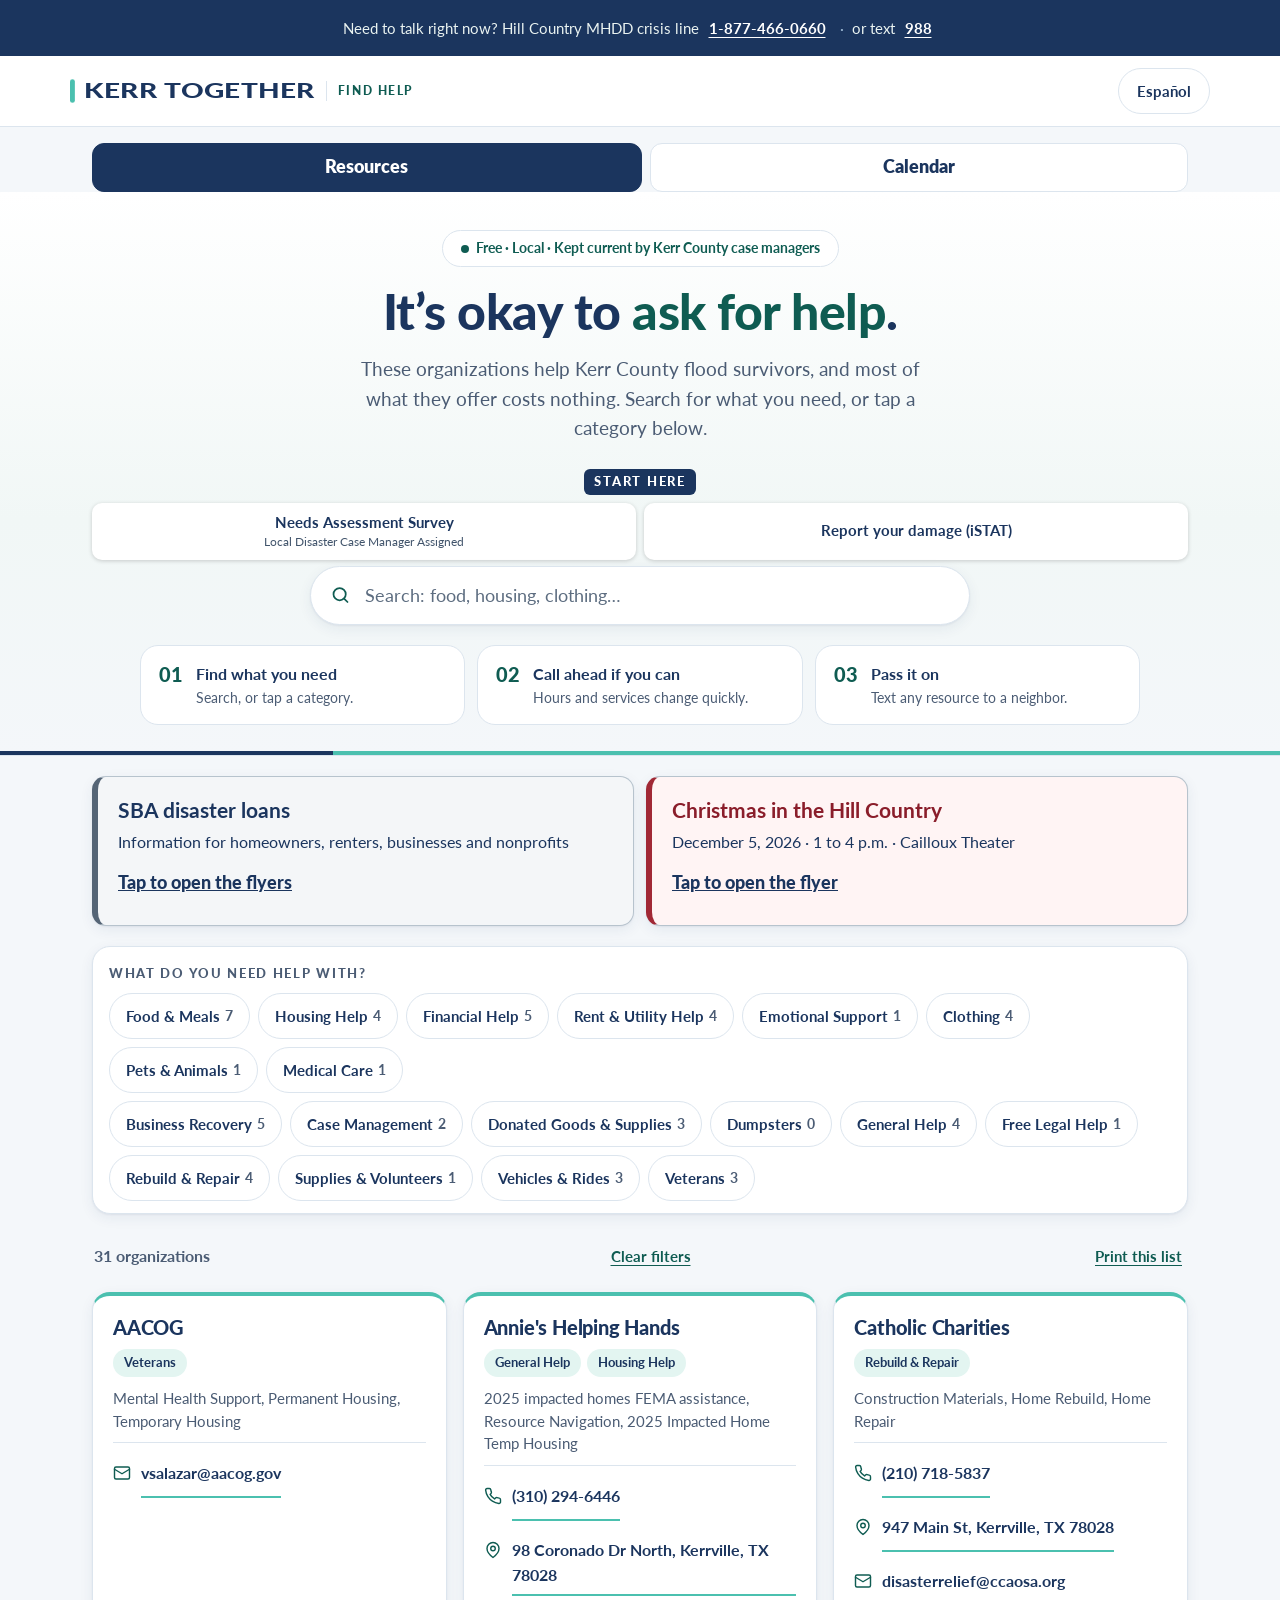
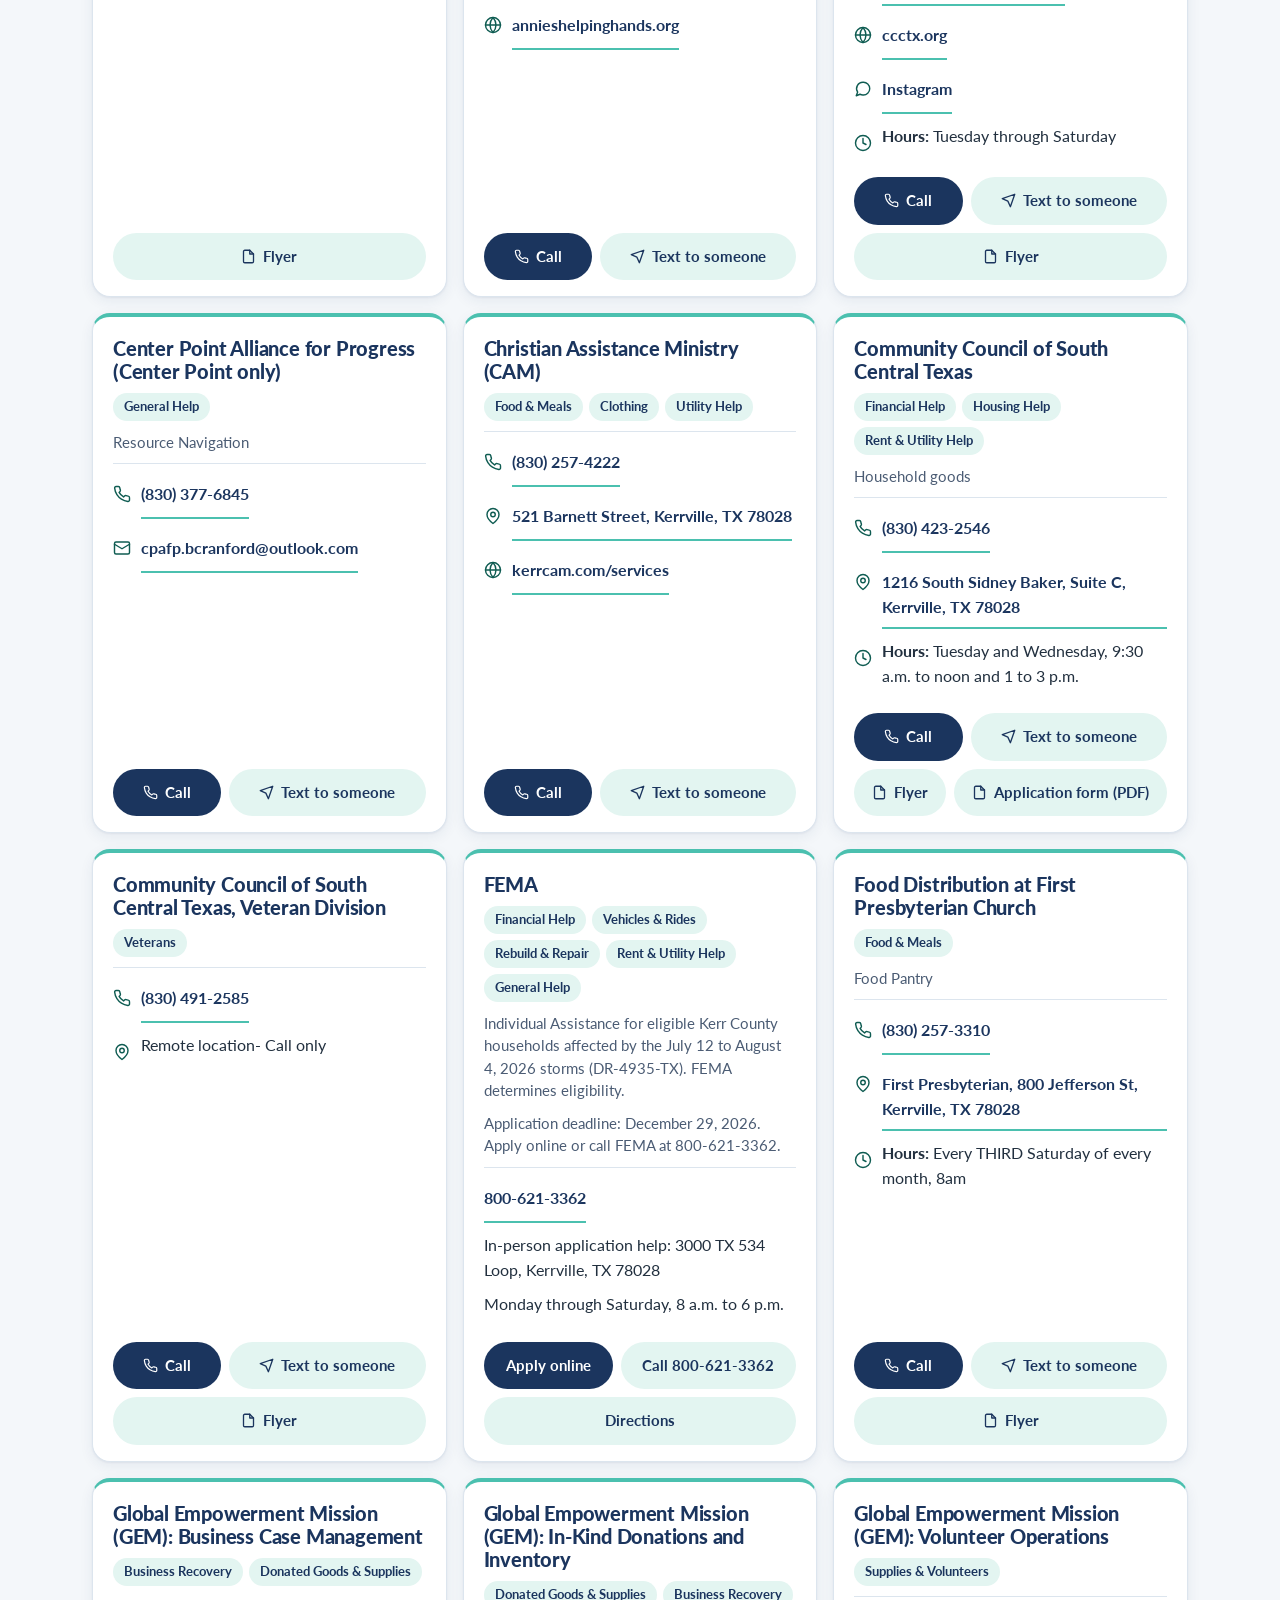
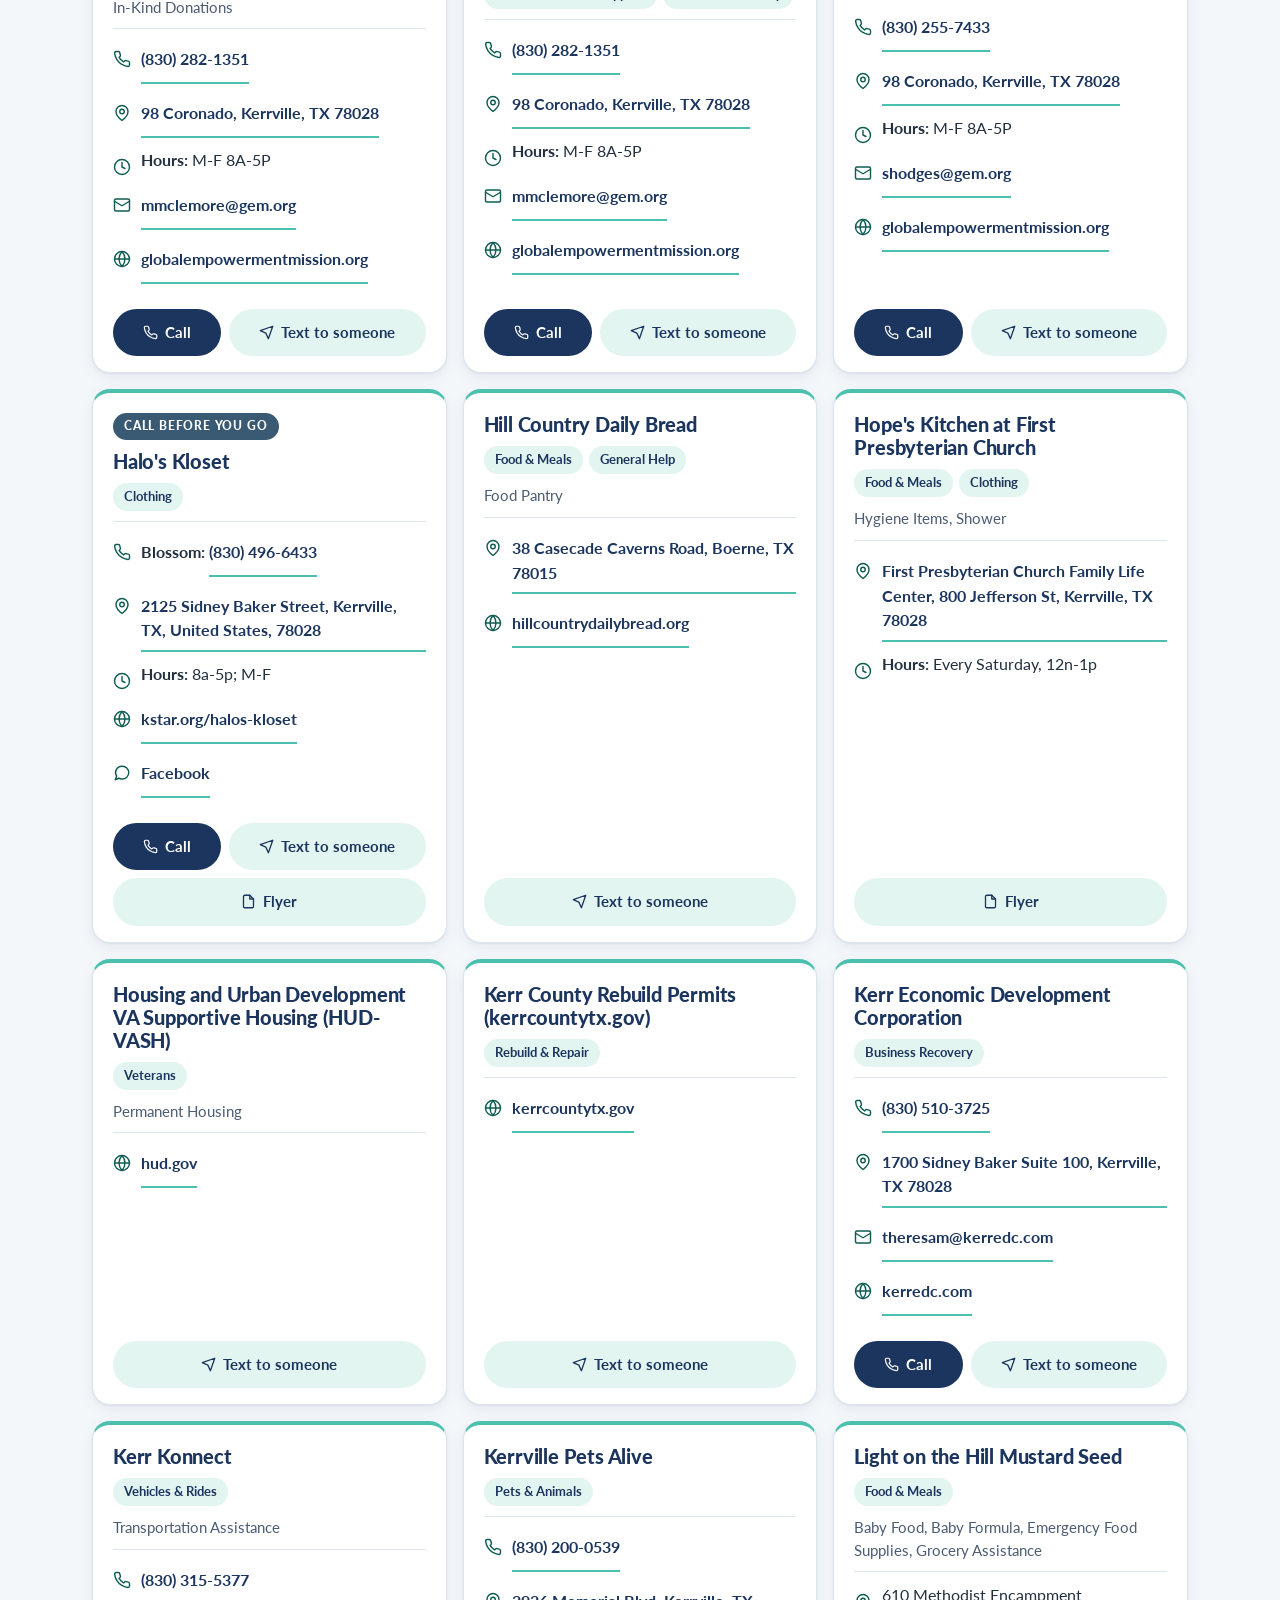
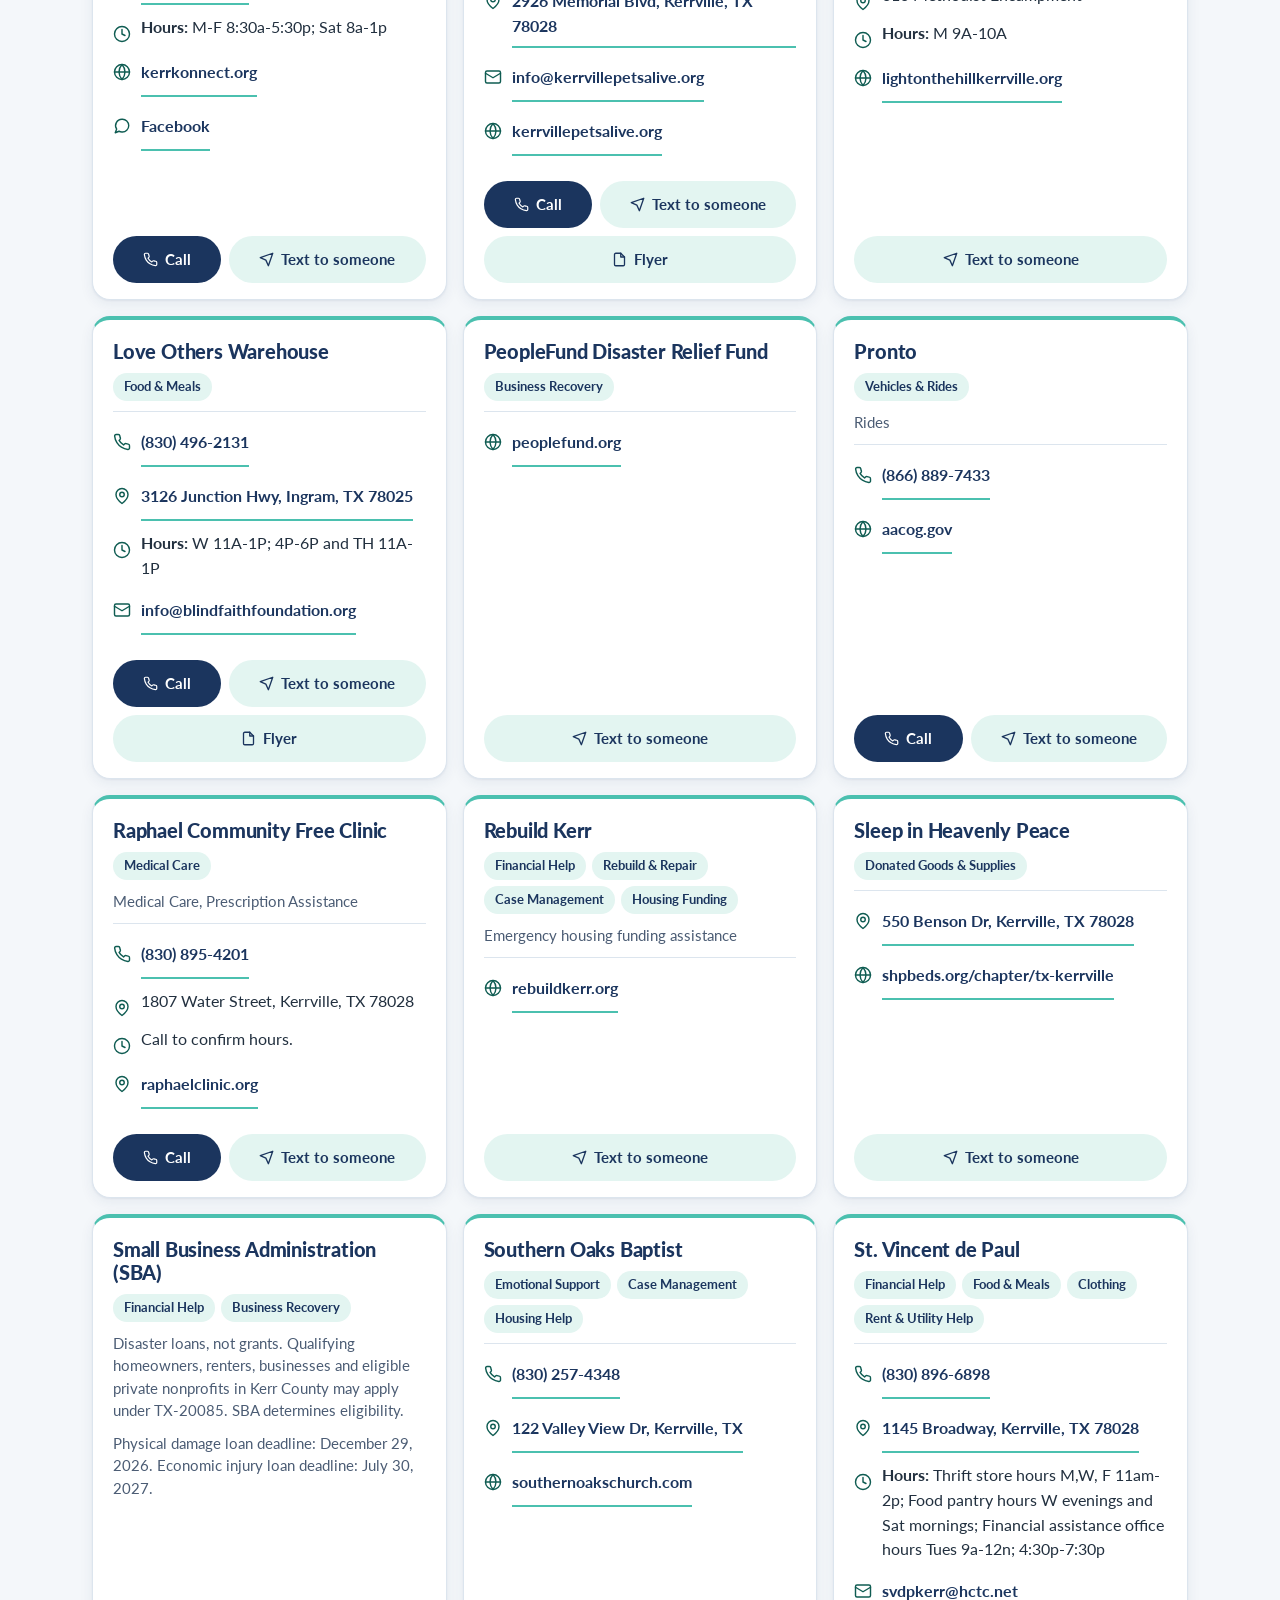
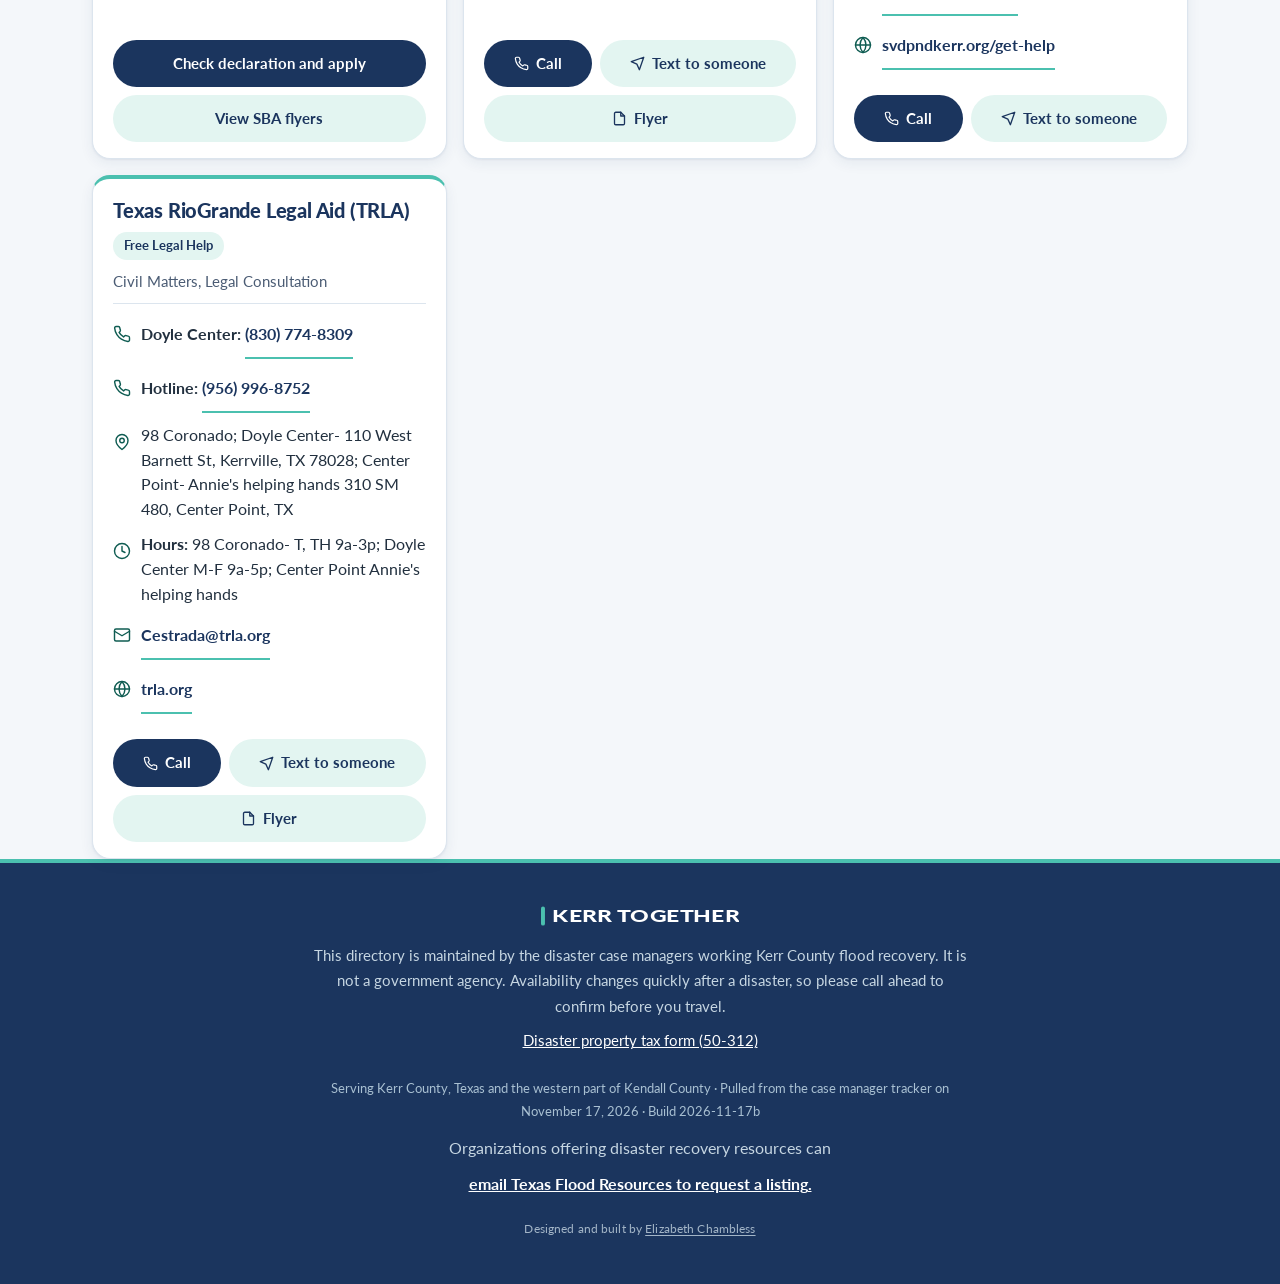
<file: index.html>
<!DOCTYPE html>
<html lang="en">
<head>
<meta charset="UTF-8">
<meta name="viewport" content="width=device-width, initial-scale=1.0">
<title>Kerr County Flood Resource Guide</title>
<meta name="description" content="Free, local flood recovery help in Kerr County and western Kendall County, Texas: food, a place to stay, home cleanup, financial help, legal help and more. Search by what you need.">
<meta property="og:title" content="Kerr County Flood Resource Guide">
<meta property="og:site_name" content="Flood Resource Guide">
<meta property="og:image" content="https://res.cloudinary.com/dgbybv4ho/image/upload/v1788393009/kerrkind/brand/share-card.png">
<meta property="og:image:width" content="1200">
<meta property="og:image:height" content="630">
<meta name="twitter:card" content="summary_large_image">
<meta property="og:description" content="Free, local flood recovery help, searchable by what you need.">
<meta property="og:type" content="website">
<meta name="theme-color" content="#1B355E">
<link rel="icon" href="data:image/svg+xml,%3Csvg xmlns='http://www.w3.org/2000/svg' viewBox='0 0 64 64'%3E%3Crect width='64' height='64' rx='12' fill='%231B355E'/%3E%3Crect x='12' y='14' width='8' height='36' rx='4' fill='%234BC0AF'/%3E%3Cpath d='M28 14h9v14l13-14h11L45 31l17 19H51L37 34v16h-9z' fill='%23FFFFFF'/%3E%3C/svg%3E">
<link rel="preconnect" href="https://fonts.googleapis.com">
<link rel="preconnect" href="https://fonts.gstatic.com" crossorigin>
<link href="https://fonts.googleapis.com/css2?family=Lato:wght@400;700;900&amp;display=swap" rel="stylesheet" media="print" onload="this.media='all'">
<script type="application/ld+json">{"@context": "https://schema.org", "@graph": [{"@type": "WebSite", "name": "Kerr County Flood Help Finder", "inLanguage": ["en", "es"], "description": "Free, local flood recovery help for Kerr County and western Kendall County, Texas."}, {"@type": "ItemList", "name": "Kerr County flood recovery resources", "numberOfItems": 31, "itemListElement": [{"@type": "ListItem", "position": 1, "item": {"@type": "Organization", "name": "AACOG", "email": "vsalazar@aacog.gov"}}, {"@type": "ListItem", "position": 2, "item": {"@type": "Organization", "name": "Annie's Helping Hands", "telephone": "(310) 294-6446", "address": "98 Coronado Dr North, Kerrville, TX 78028", "url": "http://annieshelpinghands.org/"}}, {"@type": "ListItem", "position": 3, "item": {"@type": "Organization", "name": "Catholic Charities", "telephone": "(210) 718-5837", "address": "947 Main St, Kerrville, TX 78028", "url": "https://ccctx.org/", "email": "disasterrelief@ccaosa.org"}}, {"@type": "ListItem", "position": 4, "item": {"@type": "Organization", "name": "Center Point Alliance for Progress (Center Point only)", "telephone": "(830) 377-6845", "email": "cpafp.bcranford@outlook.com"}}, {"@type": "ListItem", "position": 5, "item": {"@type": "Organization", "name": "Christian Assistance Ministry (CAM)", "telephone": "(830) 257-4222", "address": "521 Barnett Street, Kerrville, TX 78028", "url": "https://kerrcam.com/services"}}, {"@type": "ListItem", "position": 6, "item": {"@type": "Organization", "name": "Community Council of South Central Texas", "telephone": "(830) 423-2546", "address": "1216 South Sidney Baker, Suite C, Kerrville, TX 78028"}}, {"@type": "ListItem", "position": 7, "item": {"@type": "Organization", "name": "Community Council of South Central Texas, Veteran Division", "telephone": "(830) 491-2585"}}, {"@type": "ListItem", "position": 8, "item": {"@type": "Organization", "name": "FEMA", "url": "https://www.disasterassistance.gov/", "telephone": "800-621-3362"}}, {"@type": "ListItem", "position": 9, "item": {"@type": "Organization", "name": "Food Distribution at First Presbyterian Church", "telephone": "(830) 257-3310", "address": "First Presbyterian, 800 Jefferson St, Kerrville, TX 78028"}}, {"@type": "ListItem", "position": 10, "item": {"@type": "Organization", "name": "Global Empowerment Mission (GEM): Business Case Management", "telephone": "(830) 282-1351", "address": "98 Coronado, Kerrville, TX 78028", "url": "https://www.globalempowermentmission.org/mission/texas-flooding/", "email": "mmclemore@gem.org"}}, {"@type": "ListItem", "position": 11, "item": {"@type": "Organization", "name": "Global Empowerment Mission (GEM): In-Kind Donations and Inventory", "telephone": "(830) 282-1351", "address": "98 Coronado, Kerrville, TX 78028", "url": "https://www.globalempowermentmission.org/mission/texas-flooding/", "email": "mmclemore@gem.org"}}, {"@type": "ListItem", "position": 12, "item": {"@type": "Organization", "name": "Global Empowerment Mission (GEM): Volunteer Operations", "telephone": "(830) 255-7433", "address": "98 Coronado, Kerrville, TX 78028", "url": "https://www.globalempowermentmission.org/mission/texas-flooding/", "email": "shodges@gem.org"}}, {"@type": "ListItem", "position": 13, "item": {"@type": "Organization", "name": "Halo's Kloset", "telephone": "(830) 496-6433", "address": "2125 Sidney Baker Street, Kerrville, TX, United States, 78028", "url": "https://www.kstar.org/halos-kloset/"}}, {"@type": "ListItem", "position": 14, "item": {"@type": "Organization", "name": "Hill Country Daily Bread", "address": "38 Casecade Caverns Road, Boerne, TX 78015", "url": "http://hillcountrydailybread.org/"}}, {"@type": "ListItem", "position": 15, "item": {"@type": "Organization", "name": "Hope's Kitchen at First Presbyterian Church", "address": "First Presbyterian Church Family Life Center, 800 Jefferson St, Kerrville, TX 78028"}}, {"@type": "ListItem", "position": 16, "item": {"@type": "Organization", "name": "Housing and Urban Development VA Supportive Housing (HUD-VASH)", "url": "https://www.hud.gov/helping-americans/housing-choice-vouchers-homeless-veterans"}}, {"@type": "ListItem", "position": 17, "item": {"@type": "Organization", "name": "Kerr County Rebuild Permits (kerrcountytx.gov)", "url": "https://www.kerrcountytx.gov/kerr-county-all-departments/kerr-county-engineer/kerr-county-engineer-subpage-draft"}}, {"@type": "ListItem", "position": 18, "item": {"@type": "Organization", "name": "Kerr Economic Development Corporation", "telephone": "(830) 510-3725", "address": "1700 Sidney Baker Suite 100, Kerrville, TX 78028", "url": "http://www.kerredc.com/", "email": "theresam@kerredc.com"}}, {"@type": "ListItem", "position": 19, "item": {"@type": "Organization", "name": "Kerr Konnect", "telephone": "(830) 315-5377", "url": "https://kerrkonnect.org/"}}, {"@type": "ListItem", "position": 20, "item": {"@type": "Organization", "name": "Kerrville Pets Alive", "telephone": "(830) 200-0539", "address": "2926 Memorial Blvd, Kerrville, TX 78028", "url": "https://kerrvillepetsalive.org/", "email": "info@kerrvillepetsalive.org"}}, {"@type": "ListItem", "position": 21, "item": {"@type": "Organization", "name": "Light on the Hill Mustard Seed", "url": "https://www.lightonthehillkerrville.org/food-relief.html"}}, {"@type": "ListItem", "position": 22, "item": {"@type": "Organization", "name": "Love Others Warehouse", "telephone": "(830) 496-2131", "address": "3126 Junction Hwy, Ingram, TX 78025", "email": "info@blindfaithfoundation.org"}}, {"@type": "ListItem", "position": 23, "item": {"@type": "Organization", "name": "PeopleFund Disaster Relief Fund", "url": "https://peoplefund.org/disaster-relief-loans-for-texas-small-businesses/"}}, {"@type": "ListItem", "position": 24, "item": {"@type": "Organization", "name": "Pronto", "telephone": "(866) 889-7433", "url": "https://aacog.gov/resident-services/transportation-services/"}}, {"@type": "ListItem", "position": 25, "item": {"@type": "Organization", "name": "Raphael Community Free Clinic", "telephone": "(830) 895-4201", "address": "1807 Water Street, Kerrville, TX 78028", "url": "https://raphaelclinic.org/"}}, {"@type": "ListItem", "position": 26, "item": {"@type": "Organization", "name": "Rebuild Kerr", "url": "https://rebuildkerr.org/"}}, {"@type": "ListItem", "position": 27, "item": {"@type": "Organization", "name": "Sleep in Heavenly Peace", "address": "550 Benson Dr, Kerrville, TX 78028", "url": "https://shpbeds.org/chapter/tx-kerrville/"}}, {"@type": "ListItem", "position": 28, "item": {"@type": "Organization", "name": "Small Business Administration (SBA)", "url": "https://lending.sba.gov/search-disaster/?disaster=TX-20085"}}, {"@type": "ListItem", "position": 29, "item": {"@type": "Organization", "name": "Southern Oaks Baptist", "telephone": "(830) 257-4348", "address": "122 Valley View Dr, Kerrville, TX", "url": "https://southernoakschurch.com/"}}, {"@type": "ListItem", "position": 30, "item": {"@type": "Organization", "name": "St. Vincent de Paul", "telephone": "(830) 896-6898", "address": "1145 Broadway, Kerrville, TX 78028", "url": "https://svdpndkerr.org/get-help", "email": "svdpkerr@hctc.net"}}, {"@type": "ListItem", "position": 31, "item": {"@type": "Organization", "name": "Texas RioGrande Legal Aid (TRLA)", "telephone": "(830) 774-8309", "url": "https://www.trla.org/", "email": "Cestrada@trla.org"}}]}]}</script>
<style>
:root{
  --navy:#1B355E; --navy-2:#2B4770; --teal:#4BC0AF; --teal-ink:#0F5C52; --teal-soft:#E3F5F1;
  --ink:#22303F; --muted:#4B5C74; --paper:#FFFFFF; --wash:#F4F7FA; --line:#DCE5EE;
  --flag:#3A5A73; --amber:#8A5A00; --amber-soft:#FFF6E3;
  --r:18px; --r-sm:12px;
  --sh1:0 1px 2px rgba(27,53,94,.06),0 4px 14px rgba(27,53,94,.07);
  --sh2:0 2px 6px rgba(27,53,94,.08),0 16px 36px rgba(27,53,94,.13);
}
*{box-sizing:border-box;margin:0;padding:0}
html{scroll-behavior:smooth}
body{font-family:'Lato',-apple-system,BlinkMacSystemFont,'Segoe UI',Helvetica,Arial,sans-serif;
  background:var(--wash);color:var(--ink);line-height:1.6;font-size:17.5px;-webkit-font-smoothing:antialiased}
a{color:var(--navy)}
h1,h2,h3{font-weight:900;color:var(--navy);letter-spacing:-.01em;line-height:1.15}
.wrap{max-width:1140px;margin:0 auto;padding:0 22px}
:focus-visible{outline:3px solid var(--teal-ink);outline-offset:2px;border-radius:6px}
.vh{position:absolute;width:1px;height:1px;overflow:hidden;clip:rect(0 0 0 0);clip-path:inset(50%);white-space:nowrap}
.skip{position:absolute;width:1px;height:1px;overflow:hidden;clip:rect(0 0 0 0);clip-path:inset(50%);white-space:nowrap}
.skip:focus{position:absolute;width:auto;height:auto;overflow:visible;clip:auto;clip-path:none;
  left:0;top:0;background:var(--navy);color:#fff;padding:12px 20px;z-index:200;font-weight:700;border-radius:0 0 12px 0}
.crisis{background:var(--navy);color:#EAF3F1;text-align:center;padding:6px 18px;font-size:15px;line-height:1.45}
.crisis .wide{display:inline} .crisis .narrow{display:none}
.nb{white-space:nowrap}
.crisis a{color:#fff;font-weight:700;text-decoration:underline;text-underline-offset:3px;white-space:nowrap;
  display:inline-block;padding:11px 6px;min-height:44px;line-height:22px}
.crisis .sep{color:#9FBBD6;padding:0 4px}
.top{background:var(--paper);border-bottom:1px solid var(--line)}
.topin{display:flex;align-items:center;justify-content:space-between;gap:10px 12px;padding:12px 0;flex-wrap:wrap}
.lock{display:flex;align-items:center;gap:11px;flex:1 1 auto;min-width:0}
.lock svg{display:block;height:32px;width:auto;max-width:100%}
.lock .sub{font-size:12px;font-weight:900;letter-spacing:.13em;text-transform:uppercase;color:var(--teal-ink);
  border-left:1px solid var(--line);padding-left:11px}
.demochip{background:var(--amber);color:#fff;font-size:11px;font-weight:900;letter-spacing:.12em;
  text-transform:uppercase;border-radius:999px;padding:5px 12px;white-space:nowrap}
.lang{background:var(--paper);border:1.5px solid var(--line);border-radius:999px;padding:10px 18px;min-height:46px;
  font-weight:700;font-size:15px;cursor:pointer;color:var(--navy);font-family:inherit}
.lang:hover{border-color:var(--teal);background:var(--teal-soft)}
.hero{background:linear-gradient(180deg,#FFFFFF 0%,#F1F7F6 58%,var(--wash) 100%);
  border-bottom:1px solid var(--line);padding:38px 0 30px;text-align:center;position:relative;overflow:hidden}
.hero::after{content:"";position:absolute;left:0;right:0;bottom:0;height:4px;
  background:linear-gradient(90deg,var(--navy) 0 26%,var(--teal) 26% 100%)}
.eyebrow{display:inline-block;background:var(--paper);border:1px solid var(--line);
  border-radius:999px;padding:7px 18px;font-size:13.5px;font-weight:700;color:var(--teal-ink);margin-bottom:16px}
.eyebrow i{width:8px;height:8px;border-radius:50%;background:var(--teal-ink);display:inline-block;margin-right:7px}
h1{font-size:clamp(31px,4.6vw,50px);max-width:21ch;margin:0 auto 14px;text-wrap:balance}
h1 em{font-style:normal;color:var(--teal-ink)}
.lede{color:var(--muted);max-width:58ch;margin:0 auto 22px;font-size:18.5px;text-wrap:pretty}
.searchwrap{max-width:660px;margin:0 auto 14px;position:relative}
#q{width:100%;padding:18px 24px 18px 54px;font-size:17.5px;font-family:inherit;color:var(--ink);
  border:1.5px solid var(--line);border-radius:999px;background:#fff;box-shadow:var(--sh1)}
#q::placeholder{color:#5D6D80;opacity:1}
#q:focus-visible{border-color:var(--teal-ink);outline:3px solid var(--teal-ink);outline-offset:1px}
.searchwrap .mag{position:absolute;left:20px;top:50%;transform:translateY(-50%);width:21px;height:21px;color:var(--teal-ink);pointer-events:none}
.nojs{max-width:660px;margin:14px auto 0;background:var(--amber-soft);border:1px solid #E8D7AE;color:var(--amber);
  border-radius:var(--r-sm);padding:12px 18px;font-size:14.5px}
.steps{display:grid;gap:12px;grid-template-columns:1fr;max-width:1000px;margin:20px auto 0;text-align:left}
@media(min-width:760px){.steps{grid-template-columns:repeat(3,1fr)}}
.step{background:var(--paper);border:1px solid var(--line);border-radius:var(--r);padding:16px 18px;display:flex;gap:13px}
.step .n{font-weight:900;font-size:20px;color:var(--teal-ink);line-height:1.2;font-variant-numeric:tabular-nums}
.step b{display:block;font-size:15.5px;color:var(--navy)}
.step .d{display:block;font-size:14px;color:var(--muted);line-height:1.5}
main{padding:26px 0 56px}
.filters{background:var(--paper);border:1px solid var(--line);border-radius:var(--r);padding:16px 16px 12px;box-shadow:var(--sh1)}
.flabel{font-size:13px;font-weight:900;letter-spacing:.13em;text-transform:uppercase;color:var(--muted);margin-bottom:10px}
.pills{display:flex;flex-wrap:wrap;gap:8px}
.pill{border:1.5px solid var(--line);background:var(--paper);color:var(--navy);border-radius:999px;
  padding:10px 16px;min-height:46px;display:inline-flex;align-items:center;font-size:15px;font-weight:700;
  cursor:pointer;font-family:inherit;transition:.15s}
.pill:hover{border-color:var(--teal);background:var(--teal-soft)}
.pill[aria-pressed="true"]{background:var(--navy);border-color:var(--navy);color:#fff}
.pill small{font-weight:700;color:var(--muted);margin-left:5px;font-size:13.5px}
.pill[aria-pressed="true"] small{color:#C7D7E4}
#pills2{margin-top:8px}
.meta{display:flex;justify-content:space-between;align-items:center;gap:10px;flex-wrap:wrap;margin:20px 2px 14px}
#count{font-weight:700;color:var(--muted);font-size:15.5px}
.printbtn{background:none;border:none;color:var(--teal-ink);font-weight:700;font-size:15px;cursor:pointer;min-height:44px;padding:0 4px;font-family:inherit;text-decoration:underline;text-underline-offset:3px}
.clear{background:none;border:none;color:var(--teal-ink);font-weight:700;font-size:15px;cursor:pointer;
  min-height:44px;padding:0 4px;font-family:inherit;text-decoration:underline;text-underline-offset:3px}
.grid{display:grid;gap:16px;grid-template-columns:1fr}
@media(min-width:700px){.grid{grid-template-columns:repeat(2,1fr)}}
@media(min-width:1040px){.grid{grid-template-columns:repeat(3,1fr)}}
.card{background:var(--paper);border:1px solid var(--line);border-top:4px solid var(--teal);
  border-radius:var(--r);padding:20px 20px 16px;box-shadow:var(--sh1);display:flex;flex-direction:column;gap:10px}
.card.hide{display:none}
.flags{display:flex;flex-wrap:wrap;gap:6px}
.flag{font-size:11.5px;font-weight:900;letter-spacing:.07em;text-transform:uppercase;color:#fff;
  background:var(--flag);border-radius:999px;padding:4px 11px;display:inline-block}
.card h3{font-size:20px}
.tags{display:flex;flex-wrap:wrap;gap:6px}
.tag{background:var(--teal-soft);color:var(--navy);border-radius:999px;padding:4px 11px;font-size:12.5px;font-weight:700}
.svc{color:var(--muted);font-size:15px;line-height:1.5}
.contact{list-style:none;display:flex;flex-direction:column;border-top:1px solid var(--line);padding-top:6px;font-size:15.5px}
.contact li{display:flex;gap:10px;align-items:flex-start;overflow-wrap:anywhere;padding:5px 0}
.contact a{color:var(--navy);font-weight:700;text-decoration:none;border-bottom:2px solid var(--teal);
  display:inline-block;padding:7px 0;min-height:44px}
.contact a:hover{color:var(--teal-ink)}
.contact li.route{color:var(--muted);font-size:14.5px;line-height:1.5}
.ic{flex:0 0 18px;width:18px;height:18px;margin-top:10px;color:var(--teal-ink)}
.ica{width:15px;height:15px;flex:none}
.acts{display:flex;flex-wrap:wrap;gap:8px;padding-top:10px;margin-top:auto}
.act{flex:1 1 auto;white-space:nowrap;display:inline-flex;align-items:center;justify-content:center;gap:7px;min-height:46px;
  border-radius:999px;padding:11px 16px;font-size:14.5px;font-weight:700;text-decoration:none;
  background:var(--teal-soft);color:var(--navy);border:1.5px solid transparent;transition:.15s}
.act:hover{border-color:var(--teal)}
.act.primary{background:var(--navy);color:#fff}
.act.primary:hover{background:var(--navy-2)}
.act.ghost{background:var(--paper);border-color:var(--line);color:var(--teal-ink)}
.helper{background:var(--navy);color:#E9F2F0;border-radius:var(--r);padding:26px 24px;margin:26px 0 48px;
  display:grid;gap:16px;align-items:center;box-shadow:var(--sh1)}
@media(min-width:820px){.helper{grid-template-columns:1.3fr 1fr}}
.helper h2{color:#fff;font-size:24px;margin-bottom:8px}
.helper p{font-size:16px;line-height:1.65;color:#CFE0DC}
.helper .box{background:rgba(255,255,255,.08);border:1px solid rgba(255,255,255,.18);border-radius:var(--r-sm);padding:16px 18px}
.helper .box b{display:block;color:#fff;font-size:15px}
.helper .box a{color:#fff;font-weight:900;font-size:22px;text-decoration:none;border-bottom:3px solid var(--teal);
  display:inline-block;margin:4px 0;padding:6px 0;min-height:44px}
.helper .box span{display:block;color:#C5DAD5;font-size:14px;margin-top:6px}
.none{display:none;text-align:center;padding:54px 20px;background:var(--paper);border:1px dashed var(--line);border-radius:var(--r)}
.none b{display:block;color:var(--navy);font-size:21px;margin-bottom:6px}
.none p{color:var(--muted)}
footer{background:var(--navy);color:#C6D6E2;padding:40px 0 44px;font-size:14.5px;line-height:1.75;
  border-top:4px solid var(--teal)}
footer .fin{text-align:center;max-width:78ch;margin:0 auto}
footer svg{height:26px;width:auto;margin:0 auto 14px;display:block}
footer .demo{display:inline-block;background:var(--teal);color:var(--navy);font-weight:900;font-size:12px;
  letter-spacing:.12em;text-transform:uppercase;border-radius:999px;padding:5px 14px;margin-bottom:14px}
footer a{color:#fff}
footer #form-help-link{display:inline-flex;align-items:center;min-height:44px}
footer .upd{margin-top:14px;font-size:13px;color:#A9C0D2}
.credit a{color:inherit;text-decoration:underline;text-underline-offset:2px}
.credit{margin-top:.55rem;font-size:.78rem;opacity:.8;letter-spacing:.01em}
@media print{.credit{opacity:1;font-size:.7rem}}
.printonly{display:none}
@media (prefers-reduced-motion: reduce){*{animation:none!important;transition:none!important;scroll-behavior:auto!important}}
@media(max-width:440px){ .act{white-space:normal;text-align:center;line-height:1.25} }
@media(max-width:600px){ .crisis .wide{display:none} .crisis .narrow{display:inline} .crisis .sep{display:none} .crisis{font-size:14.5px} }
@media(max-width:600px){
  .step{padding:12px 15px;align-items:center}
  .step .d{display:none}
  .steps{gap:8px} .lede{font-size:17px}
  .lock svg{height:28px} .lock .sub{font-size:11px;padding-left:9px}
  .card{padding:18px 17px 14px} .act{flex:1 1 100%}
}
@media(max-width:700px){ .demochip{order:3;flex:1 0 100%;text-align:center} }
@media(max-width:400px){ .lock .sub{display:none} }
@media print{
  body{background:#fff;font-size:11.5px;color:#000}
  .crisis,.lang,.searchwrap,.nojs,.steps,.filters,.clear,.printbtn,.acts,.hero::after,.demochip{display:none!important}
  .printonly{display:block;border:1.5px solid #1B355E;border-radius:6px;padding:7px 10px;margin:0 0 10px;
    font-size:11px;color:#1B355E;font-weight:700}
  .hero{padding:0 0 10px;background:#fff;border:none;text-align:left}
  h1{font-size:22px;max-width:none;margin:0 0 6px} .lede{font-size:12px;margin:0;max-width:none;text-align:left}
  .eyebrow{display:none} .top{border-bottom:2px solid #1B355E} .lock svg{height:26px}
  .grid{display:grid;grid-template-columns:1fr 1fr;gap:7px;align-items:start}
  .card{break-inside:avoid;page-break-inside:avoid;box-shadow:none;border:1px solid #B9C6D4;
    border-top:3px solid #1B355E;border-radius:6px;margin:0;padding:9px 11px;gap:5px}
  .card h3{font-size:14px} .contact{padding-top:6px;font-size:11px} .svc{font-size:11px}
  .contact a{padding:0;min-height:0;border-bottom:none;text-decoration:underline}
  .contact li{padding:2px 0} .tag{font-size:9.5px;padding:2px 8px}
  .ic{flex:0 0 13px;width:13px;height:13px;margin-top:1px}
  .flag{color:#000;background:#fff;border:1px solid #000;font-size:9px}
  .helper{background:#fff;color:#000;border:2px solid #1B355E;page-break-inside:avoid}
  .helper h2,.helper .box b,.helper .box a{color:#000} .helper p,.helper .box span{color:#333}
  .helper .box{background:#fff;border:1px solid #999} .helper .box a{border-bottom:none;padding:0;min-height:0}
  footer{background:#fff;color:#333;border-top:2px solid #1B355E;padding:14px 0}
  footer a{color:#000} footer .upd{color:#333} footer .demo{background:#fff;color:#000;border:1px solid #000}
  footer svg .wm{fill:#1B355E!important} footer svg .kl{fill:#4BC0AF!important}
  .card.hide{display:none!important}
}

.start{margin:18px 0 6px}
.startlabel{display:inline-block;font-size:12.5px;font-weight:900;letter-spacing:.14em;text-transform:uppercase;color:#FFFFFF;background:#1B355E;border-radius:6px;padding:3px 10px;margin:0 0 8px}
.startgrid{display:grid;grid-template-columns:repeat(auto-fit,minmax(150px,1fr));gap:8px}
.startbtn{display:flex;flex-direction:column;justify-content:center;min-height:48px;padding:9px 12px;
 background:#fff;color:var(--navy);border-radius:10px;text-decoration:none;font-weight:700;font-size:14.5px;line-height:1.25;
 border:2px solid rgba(255,255,255,.0);box-shadow:0 1px 4px rgba(0,0,0,.18)}
.startbtn:hover{background:#EAF6F3}
.startbtn:focus-visible{outline:3px solid var(--teal);outline-offset:2px}
.startbtn .sub2{display:block;font-weight:400;font-size:12px;color:#41546B;margin-top:2px}
@media(max-width:420px){.startgrid{grid-template-columns:1fr 1fr;gap:6px}.startbtn{font-size:13px;min-height:44px;padding:7px 9px}.hero .eyebrow{display:none}.hero h1{font-size:26px;margin:6px 0 6px}.hero .lede{font-size:14px;margin:0 0 10px;line-height:1.45}.hero{padding-top:14px}.start{margin:10px 0 4px}.startlabel{margin:0 0 6px}}
@media print{.start{display:none!important}}

.popups{margin:18px auto 6px;max-width:1000px;text-align:left}
.popuphead{display:flex;align-items:baseline;gap:10px;flex-wrap:wrap;margin:0 0 8px}
.popuplabel{display:inline-block;font-size:12.5px;font-weight:900;letter-spacing:.14em;text-transform:uppercase;color:#fff;background:var(--teal-ink);border-radius:6px;padding:3px 10px}
.popupsub{font-size:14px;color:var(--muted)}
.popupgrid{display:grid;gap:10px;grid-template-columns:1fr}
@media(min-width:640px){.popupgrid{grid-template-columns:repeat(2,1fr)}}
.popupcard{background:var(--paper);border:1px solid var(--line);border-radius:var(--r);box-shadow:var(--sh1);overflow:hidden;display:flex;text-decoration:none;color:var(--ink);min-height:104px}
.popupcard:hover{box-shadow:var(--sh2)}
.popupcard:focus-visible{outline:3px solid var(--teal-ink);outline-offset:2px}
.popupthumb{flex:0 0 96px;position:relative;background:#EDF2F7}
.popupthumb img{position:absolute;inset:0;width:100%;height:100%;object-fit:cover;object-position:top}
.popupmeta{padding:11px 14px 12px;display:flex;flex-direction:column;justify-content:center}
.popupmeta b{display:block;font-size:15.5px;color:var(--navy);line-height:1.3}
.popupmeta span{display:block;font-size:13px;color:var(--muted);margin-top:3px;line-height:1.45}
.popupmeta .popuptap{font-size:12px;color:var(--teal-ink);font-weight:700;margin-top:5px}
.popupmeta .nb{display:inline;white-space:nowrap}
@media print{.popupthumb{display:none!important}}



/* November 6 public flyer dialogs: tap to open; fixed, separate exits. */
.call-launchers{max-width:1140px;margin:20px auto;padding:0 22px;display:grid;gap:12px;grid-template-columns:1fr 1fr}.call-launchers[hidden],.call-launch[hidden]{display:none!important}.call-launch{display:flex;align-items:center;gap:14px;padding:20px;background:#f4f6f8;border:1px solid #b7c3cd;border-left:6px solid #556576;border-radius:14px;text-decoration:none;min-width:0;box-shadow:var(--sh1)}.call-launch b{display:block;font-size:21px;line-height:1.25}.call-launch .call-meta{display:block;font-size:16px;margin:6px 0}.call-launch .call-cta{display:inline-flex;align-items:center;min-height:44px;font-weight:900;text-decoration:underline}.call-launch.christmas{border-left-color:#a12835;background:#fff4f4}.call-launch.christmas b{color:#8a1d2a}.call-launch:hover{box-shadow:var(--sh2)}
.call-dialog:not([open]){display:none!important}.call-dialog{--flyer-gap:max(12px,env(safe-area-inset-top),env(safe-area-inset-bottom),env(safe-area-inset-left),env(safe-area-inset-right));position:fixed;inset:auto;margin:0;left:calc(var(--flyer-left,0px) + var(--flyer-vw,100vw)/2);top:calc(var(--flyer-top,0px) + var(--flyer-gap));transform:translateX(-50%);width:min(760px,calc(var(--flyer-vw,100vw) - 2*var(--flyer-gap)));height:min(1000px,calc(var(--flyer-vh,100svh) - 2*var(--flyer-gap)));max-width:none;max-height:none;padding:0;border:2px solid #1b355e;border-radius:14px;background:white;color:#1b355e;overflow:hidden;box-shadow:0 24px 80px #071b2459}.call-dialog[open]{display:grid;grid-template-rows:auto minmax(0,1fr) auto}.call-dialog::backdrop{background:#0b1d2bc2}.call-dialog .call-header{display:flex;justify-content:flex-end;padding:8px 12px;background:#1b355e}.call-dialog .call-header h2{position:absolute;width:1px;height:1px;overflow:hidden;clip-path:inset(50%);white-space:nowrap}.call-exit{min-height:48px;padding:10px 14px;border:2px solid #1b355e;border-radius:7px;background:#fff;color:#1b355e;font:inherit;font-size:16px;font-weight:700;cursor:pointer;min-width:0;max-width:100%;white-space:normal;overflow-wrap:anywhere}.call-scroll{min-height:0;overflow:auto;overscroll-behavior:contain;padding:16px;-webkit-overflow-scrolling:touch;background:#f5f8fa}.call-scroll img{display:block;width:100%;height:auto;margin:14px 0;border:1px solid #dce6e2}.call-scroll p,.call-scroll li{font-size:16px;line-height:1.5;margin:8px 0;overflow-wrap:anywhere}.call-scroll h3{margin:16px 0 8px}.call-scroll ul{padding-left:22px}.call-scroll a{display:inline-flex;align-items:center;min-height:44px;padding:6px 0;color:#145f70;text-decoration:underline;overflow-wrap:anywhere}.call-footer{padding:8px 12px;background:#fff;border-top:1px solid #dce3eb}.call-footer button{width:100%;background:#1b355e;color:#fff}.call-exit:focus-visible,.call-scroll a:focus-visible{outline:3px solid #126b60;outline-offset:2px}.call-header .call-exit:focus-visible{outline-color:#fff}html[lang=en] .call-es,html[lang=es] .call-en{display:none}.call-image-failure{padding:8px;border:1px solid #a12835}.org-submit{max-width:720px;margin:12px auto;font-size:16px}.org-submit a{display:inline-block;min-height:44px;padding:8px 4px;font-weight:700}.call-after-deadline{display:none}@media(max-width:700px){.call-launchers{grid-template-columns:1fr}}@media print{.call-dialog,.call-launchers{display:none!important}}

/* November 15: keep enlarged text within narrow cards and filter controls. */
.card,.startbtn{min-width:0;overflow-wrap:anywhere}
.pill{max-width:100%;overflow-wrap:anywhere}
/* Preserve readable flyer content and both exits in a short visual viewport. */
.call-exit{line-height:1.1}
@media(max-height:420px){
  .call-dialog .call-header,.call-dialog .call-footer{padding:4px 8px}
  .call-exit{padding:4px 8px}
  .call-scroll{padding:8px}
}

</style>

<style id="resource-view-navigation">
.view-switch{display:flex;flex-wrap:wrap;gap:.5rem;margin:1rem auto 0;padding-top:0;padding-bottom:0}
.view-switch a{display:flex;flex:1 1 auto;align-items:center;justify-content:center;min-height:48px;padding:.7rem 1.15rem;border:1px solid var(--line);border-radius:12px;background:var(--paper);color:var(--navy);font-weight:800;text-decoration:none;text-align:center;line-height:1.4}
.view-switch a[aria-current="page"]{background:var(--navy);border-color:var(--navy);color:#fff}
.view-switch a:focus-visible{outline:3px solid var(--teal-ink);outline-offset:3px}
.view-switch a:hover{box-shadow:var(--sh1)}
@media print{.view-switch{display:none}}
</style>
</head>
<body>
<a class="skip" href="#results"><span class="i18n" data-en="Skip to the resource list" data-es="Ir a la lista de recursos">Skip to the resource list</span></a>

<div class="crisis" id="crisisBar" role="region" aria-label="Crisis support" data-aria-en="Crisis support" data-aria-es="Apoyo en crisis">
  <span class="i18n" data-en="Need to talk right now?" data-es="¿Necesita hablar ahora?">Need to talk right now?</span>
  <span class="wide"><span class="i18n" data-en="Hill Country MHDD crisis line" data-es="Línea de crisis de Hill Country MHDD">Hill Country MHDD crisis line</span></span><span class="narrow"><span class="i18n" data-en="Crisis line" data-es="Línea de crisis">Crisis line</span></span>
  <a href="tel:+18774660660">1-877-466-0660</a>
  <span class="sep" aria-hidden="true">·</span> <span class="i18n" data-en="or text" data-es="o envíe un texto al">or text</span> <a href="sms:988">988</a>
</div>

<header class="top">
  <div class="wrap topin">
    <span class="lock"><!-- PLACEHOLDER WORDMARK: replace this whole <svg> element with the real logo file from https://kerrtogether.com/wp-content/uploads/2025/11/kerr-together-logo.svg --><svg viewBox="0 0 352 46" role="img" aria-label="Kerr Together" xmlns="http://www.w3.org/2000/svg"><rect class="kl" x="0" y="6" width="7" height="34" rx="3.5" fill="#4BC0AF"/><text class="wm" x="20" y="33" textLength="332" lengthAdjust="spacingAndGlyphs" font-family="Lato,'Helvetica Neue',Arial,sans-serif" font-size="30" font-weight="900" fill="#1B355E">KERR TOGETHER</text></svg><span class="sub"><span class="i18n" data-en="Find Help" data-es="Buscar ayuda">Find Help</span></span></span>
    <button class="lang" id="langBtn" type="button" lang="es">Español</button>
  </div>
</header>
<nav class="view-switch wrap" aria-label="Resource views" data-aria-en="Resource views" data-aria-es="Vistas de recursos">
  <a href="#results" aria-current="page"><span class="i18n" data-en="Resources" data-es="Recursos">Resources</span></a>
  <a id="calendar-link" href="/calendar/?lang=en" data-href-en="/calendar/?lang=en" data-href-es="/calendar/?lang=es"><span class="i18n" data-en="Calendar" data-es="Calendario">Calendar</span></a>
</nav>
<script id="resource-calendar-week-navigation">
(function(){
  var week=new URLSearchParams(window.location.search).get('week');
  if(!week||!/^\d{4}-\d{2}-\d{2}$/.test(week))return;
  var day=new Date(week+'T12:00:00Z');
  if(!Number.isFinite(day.getTime())||day.toISOString().slice(0,10)!==week||day.getUTCDay()!==1)return;
  var link=document.getElementById('calendar-link');
  ['en','es'].forEach(function(lang){link.setAttribute('data-href-'+lang,'/calendar/?lang='+lang+'&week='+encodeURIComponent(week));});
  link.href=link.getAttribute('data-href-en');
})();
</script>








<section class="hero">
  <div class="wrap">
    <span class="eyebrow"><i aria-hidden="true"></i><span class="i18n" data-en="Free · Local · Kept current by Kerr County case managers" data-es="Gratis · Local · Actualizado por manejadores de casos del condado de Kerr">Free · Local · Kept current by Kerr County case managers</span></span>
    <h1><span class="i18n" data-en="It’s okay to &lt;em&gt;ask for help&lt;/em&gt;." data-es="Está bien &lt;em&gt;pedir ayuda&lt;/em&gt;.">It’s okay to <em>ask for help</em>.</span></h1>
    <p class="lede"><span class="i18n" data-en="These organizations help Kerr County flood survivors, and most of what they offer costs nothing. Search for what you need, or tap a category below." data-es="Estas organizaciones ayudan a los sobrevivientes de la inundación del condado de Kerr, y la mayoría de lo que ofrecen no cuesta nada. Busque lo que necesita o elija una categoría.">These organizations help Kerr County flood survivors, and most of what they offer costs nothing. Search for what you need, or tap a category below.</span></p>
    <nav class="start" aria-label="Start here" data-aria-en="Start here" data-aria-es="Para empezar">
      <p class="startlabel"><span class="i18n" data-en="Start here" data-es="Para empezar">Start here</span></p>
      <div class="startgrid">
        <a class="startbtn" href="https://forms.connectivetx.org/376"><span class="i18n" data-en="Needs Assessment Survey" data-es="Encuesta de necesidades">Needs Assessment Survey</span><span class="sub2"><span class="i18n" data-en="Local Disaster Case Manager Assigned" data-es="Se le asigna un manejador de casos de desastre local">Local Disaster Case Manager Assigned</span></span></a>
        <a class="startbtn" href="https://damage.tdem.texas.gov"><span class="i18n" data-en="Report your damage (iSTAT)" data-es="Reporte sus daños (iSTAT)">Report your damage (iSTAT)</span></a>
      </div>
    </nav>
  
    <div class="searchwrap">
      <svg class="mag" viewBox="0 0 24 24" fill="none" stroke="currentColor" stroke-width="2" aria-hidden="true"><circle cx="11" cy="11" r="7"/><path d="m20 20-3.6-3.6" stroke-linecap="round"/></svg>
      <label class="skip" for="q"><span class="i18n" data-en="Search resources" data-es="Buscar recursos">Search resources</span></label>
      <input id="q" type="search" autocomplete="off" placeholder="Search: food, housing, clothing…"
        data-ph-en="Search: food, housing, clothing…" data-ph-es="Buscar: comida, vivienda, ropa…"
        aria-label="Search resources" data-aria-en="Search resources" data-aria-es="Buscar recursos">
    </div>
    <noscript><div class="nojs"><span class="i18n" data-en="Search, filters and the Español button need JavaScript. Every organization is still listed in full below, in English." data-es="La búsqueda, los filtros y el botón Español necesitan JavaScript. Todas las organizaciones aparecen completas abajo, en inglés.">Search, filters and the Español button need JavaScript. Every organization is still listed in full below, in English.</span></div></noscript>
    <div class="steps">
      <div class="step"><span class="n">01</span><div><b><span class="i18n" data-en="Find what you need" data-es="Encuentre lo que necesita">Find what you need</span></b><span class="d"><span class="i18n" data-en="Search, or tap a category." data-es="Busque o elija una categoría.">Search, or tap a category.</span></span></div></div>
      <div class="step"><span class="n">02</span><div><b><span class="i18n" data-en="Call ahead if you can" data-es="Llame antes si puede">Call ahead if you can</span></b><span class="d"><span class="i18n" data-en="Hours and services change quickly." data-es="Los horarios y servicios cambian rápido.">Hours and services change quickly.</span></span></div></div>
      <div class="step"><span class="n">03</span><div><b><span class="i18n" data-en="Pass it on" data-es="Compártalo">Pass it on</span></b><span class="d"><span class="i18n" data-en="Text any resource to a neighbor." data-es="Envíe cualquier recurso a un vecino.">Text any resource to a neighbor.</span></span></div></div>
    </div>
  </div>
</section>

<section class="call-launchers" aria-label="Flyers" data-aria-en="Flyers" data-aria-es="Volantes"><a id="sba-open" class="call-launch" href="flyers/sba-disaster-loans.html" data-dialog="sba-dialog"><span><b><span class="i18n" data-en="SBA disaster loans" data-es="Préstamos por desastre de la SBA">SBA disaster loans</span></b><span class="call-meta"><span class="i18n" data-en="Information for homeowners, renters, businesses and nonprofits" data-es="Información para propietarios, inquilinos, empresas y organizaciones sin fines de lucro">Information for homeowners, renters, businesses and nonprofits</span></span><span class="call-cta"><span class="i18n" data-en="Tap to open the flyers" data-es="Toque para abrir los volantes">Tap to open the flyers</span></span></span></a><a id="christmas-open" class="call-launch christmas" href="flyers/christmas-in-the-hill-country.html" data-dialog="christmas-dialog" data-ends="2026-12-05"><span><b><span class="i18n" data-en="Christmas in the Hill Country" data-es="Navidad en Hill Country">Christmas in the Hill Country</span></b><span class="call-meta"><span class="i18n" data-en="December 5, 2026 · 1 to 4 p.m. · Cailloux Theater" data-es="5 de diciembre de 2026 · 1 a 4 p. m. · Cailloux Theater">December 5, 2026 · 1 to 4 p.m. · Cailloux Theater</span></span><span class="call-cta"><span class="i18n" data-en="Tap to open the flyer" data-es="Toque para abrir el volante">Tap to open the flyer</span></span></span></a></section>
<dialog id="sba-dialog" class="call-dialog" aria-labelledby="sba-title"><header class="call-header"><h2 id="sba-title"><span class="i18n" data-en="SBA disaster loan flyers" data-es="Volantes de préstamos por desastre de la SBA">SBA disaster loan flyers</span></h2><button class="call-exit" data-close type="button"><span class="i18n" data-en="Close flyer" data-es="Cerrar volante">Close flyer</span></button></header><div class="call-scroll"><h3><span class="i18n" data-en="SBA disaster loan information" data-es="Información sobre préstamos por desastre de la SBA">SBA disaster loan information</span></h3><div class="call-en"><img class="call-full-flyer" data-src="flyers/sba-homeowners-en.png" width="1391" height="1800" alt="Complete SBA homeowners and renters flyer in English"><a class="act" href="flyers/sba-homeowners-en.pdf"><span class="i18n" data-en="Open original flyer PDF" data-es="Abrir PDF original del volante">Open original flyer PDF</span></a> <a class="act" href="flyers/sba-homeowners-en.pdf" download="sba-homeowners-en.pdf" aria-label="Download Open original flyer PDF" data-aria-en="Download Open original flyer PDF" data-aria-es="Descargar Abrir PDF original del volante"><span class="i18n" data-en="Download PDF" data-es="Descargar PDF">Download PDF</span></a></div><div class="call-es"><img class="call-full-flyer" data-src="flyers/sba-homeowners-es.png" width="1391" height="1800" alt="Volante completo de la SBA para propietarios e inquilinos en español"><a class="act" href="flyers/sba-homeowners-es.pdf"><span class="i18n" data-en="Open original flyer PDF" data-es="Abrir PDF original del volante">Open original flyer PDF</span></a> <a class="act" href="flyers/sba-homeowners-es.pdf" download="sba-homeowners-es.pdf" aria-label="Download Open original flyer PDF" data-aria-en="Download Open original flyer PDF" data-aria-es="Descargar Abrir PDF original del volante"><span class="i18n" data-en="Download PDF" data-es="Descargar PDF">Download PDF</span></a></div><p><span class="i18n" data-en="Disaster loans, not grants. Qualifying homeowners, renters, businesses and eligible private nonprofits in Kerr County may apply under TX-20085. SBA determines eligibility." data-es="Préstamos por desastre, no subvenciones. Propietarios de vivienda, inquilinos, empresas y organizaciones privadas sin fines de lucro elegibles del condado de Kerr pueden solicitar bajo TX-20085. La SBA determina la elegibilidad.">Disaster loans, not grants. Qualifying homeowners, renters, businesses and eligible private nonprofits in Kerr County may apply under TX-20085. SBA determines eligibility.</span></p><p><span class="i18n" data-en="Physical damage loan deadline: December 29, 2026. Economic injury loan deadline: July 30, 2027." data-es="Fecha límite para préstamos por daños físicos: 29 de diciembre de 2026. Fecha límite para préstamos por perjuicio económico: 30 de julio de 2027.">Physical damage loan deadline: December 29, 2026. Economic injury loan deadline: July 30, 2027.</span></p><p><span class="i18n" data-en="These materials concern the 2026 declaration TX-20085. Check the official declaration for covered places and dates." data-es="Estos materiales corresponden a la declaración de 2026 TX-20085. Consulte la declaración oficial para ver los lugares y las fechas cubiertos.">These materials concern the 2026 declaration TX-20085. Check the official declaration for covered places and dates.</span></p><a class="act" href="https://lending.sba.gov/search-disaster/?disaster=TX-20085" target="_blank" rel="noopener"><span class="i18n" data-en="Check declaration and apply" data-es="Ver declaración y solicitar">Check declaration and apply</span></a><p><span class="i18n" data-en="Homeowners and renters may use an approved SBA loan to repair or replace disaster-damaged real estate and personal property. Loans must be repaid. Amounts and terms depend on SBA approval." data-es="Propietarios e inquilinos pueden usar un préstamo aprobado por la SBA para reparar o reemplazar bienes inmuebles y bienes personales dañados por el desastre. Los préstamos deben pagarse. Los montos y las condiciones dependen de la aprobación de la SBA.">Homeowners and renters may use an approved SBA loan to repair or replace disaster-damaged real estate and personal property. Loans must be repaid. Amounts and terms depend on SBA approval.</span></p><h3><span class="i18n" data-en="More original SBA flyers" data-es="Más volantes originales de la SBA">More original SBA flyers</span></h3><ul><li><a class="act" href="flyers/sba-fact-sheet-en.pdf"><span class="i18n" data-en="TX-20085 fact sheet (English)" data-es="Hoja informativa TX-20085 (inglés)">TX-20085 fact sheet (English)</span></a> <a class="act" href="flyers/sba-fact-sheet-en.pdf" download="sba-fact-sheet-en.pdf" aria-label="Download TX-20085 fact sheet (English)" data-aria-en="Download TX-20085 fact sheet (English)" data-aria-es="Descargar Hoja informativa TX-20085 (inglés)"><span class="i18n" data-en="Download PDF" data-es="Descargar PDF">Download PDF</span></a></li><li><a class="act" href="flyers/sba-fact-sheet-es.pdf"><span class="i18n" data-en="TX-20085 fact sheet (Spanish)" data-es="Hoja informativa TX-20085 (español)">TX-20085 fact sheet (Spanish)</span></a> <a class="act" href="flyers/sba-fact-sheet-es.pdf" download="sba-fact-sheet-es.pdf" aria-label="Download TX-20085 fact sheet (Spanish)" data-aria-en="Download TX-20085 fact sheet (Spanish)" data-aria-es="Descargar Hoja informativa TX-20085 (español)"><span class="i18n" data-en="Download PDF" data-es="Descargar PDF">Download PDF</span></a></li><li><a class="act" href="flyers/sba-businesses-en.pdf"><span class="i18n" data-en="Businesses and nonprofits (English)" data-es="Empresas y organizaciones sin fines de lucro (inglés)">Businesses and nonprofits (English)</span></a> <a class="act" href="flyers/sba-businesses-en.pdf" download="sba-businesses-en.pdf" aria-label="Download Businesses and nonprofits (English)" data-aria-en="Download Businesses and nonprofits (English)" data-aria-es="Descargar Empresas y organizaciones sin fines de lucro (inglés)"><span class="i18n" data-en="Download PDF" data-es="Descargar PDF">Download PDF</span></a></li><li><a class="act" href="flyers/sba-businesses-es.pdf"><span class="i18n" data-en="Businesses and nonprofits (Spanish)" data-es="Empresas y organizaciones sin fines de lucro (español)">Businesses and nonprofits (Spanish)</span></a> <a class="act" href="flyers/sba-businesses-es.pdf" download="sba-businesses-es.pdf" aria-label="Download Businesses and nonprofits (Spanish)" data-aria-en="Download Businesses and nonprofits (Spanish)" data-aria-es="Descargar Empresas y organizaciones sin fines de lucro (español)"><span class="i18n" data-en="Download PDF" data-es="Descargar PDF">Download PDF</span></a></li><li><a class="act" href="flyers/sba-economic-injury-en.pdf"><span class="i18n" data-en="Economic injury loans (English)" data-es="Préstamos por perjuicio económico (inglés)">Economic injury loans (English)</span></a> <a class="act" href="flyers/sba-economic-injury-en.pdf" download="sba-economic-injury-en.pdf" aria-label="Download Economic injury loans (English)" data-aria-en="Download Economic injury loans (English)" data-aria-es="Descargar Préstamos por perjuicio económico (inglés)"><span class="i18n" data-en="Download PDF" data-es="Descargar PDF">Download PDF</span></a></li><li><a class="act" href="flyers/sba-economic-injury-es.pdf"><span class="i18n" data-en="Economic injury loans (Spanish)" data-es="Préstamos por perjuicio económico (español)">Economic injury loans (Spanish)</span></a> <a class="act" href="flyers/sba-economic-injury-es.pdf" download="sba-economic-injury-es.pdf" aria-label="Download Economic injury loans (Spanish)" data-aria-en="Download Economic injury loans (Spanish)" data-aria-es="Descargar Préstamos por perjuicio económico (español)"><span class="i18n" data-en="Download PDF" data-es="Descargar PDF">Download PDF</span></a></li><li><a class="act" href="flyers/sba-mitigation-en.pdf"><span class="i18n" data-en="Mitigation projects (English)" data-es="Proyectos de mitigación (inglés)">Mitigation projects (English)</span></a> <a class="act" href="flyers/sba-mitigation-en.pdf" download="sba-mitigation-en.pdf" aria-label="Download Mitigation projects (English)" data-aria-en="Download Mitigation projects (English)" data-aria-es="Descargar Proyectos de mitigación (inglés)"><span class="i18n" data-en="Download PDF" data-es="Descargar PDF">Download PDF</span></a></li><li><a class="act" href="flyers/sba-and-fema-en.pdf"><span class="i18n" data-en="SBA loans and FEMA assistance (English)" data-es="Préstamos SBA y asistencia FEMA (inglés)">SBA loans and FEMA assistance (English)</span></a> <a class="act" href="flyers/sba-and-fema-en.pdf" download="sba-and-fema-en.pdf" aria-label="Download SBA loans and FEMA assistance (English)" data-aria-en="Download SBA loans and FEMA assistance (English)" data-aria-es="Descargar Préstamos SBA y asistencia FEMA (inglés)"><span class="i18n" data-en="Download PDF" data-es="Descargar PDF">Download PDF</span></a></li><li><a class="act" href="flyers/sba-benefits-es.pdf"><span class="i18n" data-en="Benefits of SBA loans (Spanish)" data-es="Beneficios de préstamos SBA (español)">Benefits of SBA loans (Spanish)</span></a> <a class="act" href="flyers/sba-benefits-es.pdf" download="sba-benefits-es.pdf" aria-label="Download Benefits of SBA loans (Spanish)" data-aria-en="Download Benefits of SBA loans (Spanish)" data-aria-es="Descargar Beneficios de préstamos SBA (español)"><span class="i18n" data-en="Download PDF" data-es="Descargar PDF">Download PDF</span></a></li></ul></div><footer class="call-footer"><button class="call-exit" data-return type="button"><span class="i18n" data-en="Return to resources" data-es="Volver a los recursos">Return to resources</span></button></footer></dialog>
<dialog id="christmas-dialog" class="call-dialog" aria-labelledby="christmas-title"><header class="call-header"><h2 id="christmas-title"><span class="i18n" data-en="Christmas in the Hill Country flyer" data-es="Volante de Navidad en Hill Country">Christmas in the Hill Country flyer</span></h2><button class="call-exit" data-close type="button"><span class="i18n" data-en="Close flyer" data-es="Cerrar volante">Close flyer</span></button></header><div class="call-scroll"><h3><span class="i18n" data-en="Christmas in the Hill Country" data-es="Navidad en Hill Country">Christmas in the Hill Country</span></h3><p><span class="i18n" data-en="December 5, 2026, 1 to 4 p.m. Central. Cailloux Theater, 910 Main St., Kerrville." data-es="5 de diciembre de 2026, de 1 a 4 p. m., hora del centro. Cailloux Theater, 910 Main St., Kerrville.">December 5, 2026, 1 to 4 p.m. Central. Cailloux Theater, 910 Main St., Kerrville.</span></p><img class="call-full-flyer" data-src="flyers/christmas-in-the-hill-country.png" alt="Original Christmas in the Hill Country flyer. Event details are also written above in both languages." data-alt-en="Original Christmas in the Hill Country flyer. Event details are also written above in both languages." data-alt-es="Volante original de Navidad en Hill Country. Los detalles del evento también están escritos arriba en ambos idiomas."><p><span class="i18n" data-en="St. Peter’s Episcopal Church welcomes everyone for live music, crafts, holiday food and drinks. There will be a holiday ornament shop for families affected by flooding." data-es="La Iglesia Episcopal St. Peter’s invita a toda la comunidad a disfrutar de música en vivo, manualidades, comida y bebidas navideñas. Habrá una tienda de adornos navideños para las familias afectadas por las inundaciones.">St. Peter’s Episcopal Church welcomes everyone for live music, crafts, holiday food and drinks. There will be a holiday ornament shop for families affected by flooding.</span></p><p><span class="i18n" data-en="Flood-affected families can RSVP to request a free tabletop Christmas tree or wreath. A request does not guarantee availability." data-es="Las familias afectadas por las inundaciones pueden usar el formulario para solicitar un arbolito de mesa o una corona navideña sin costo. Una solicitud no garantiza la disponibilidad.">Flood-affected families can RSVP to request a free tabletop Christmas tree or wreath. A request does not guarantee availability.</span></p><a class="act" href="https://docs.google.com/forms/d/e/1FAIpQLSeaqMvBajDxD-vMENKTY3EVGuyDx3_5Un7Y9o-f98YGT7BZxw/viewform" target="_blank" rel="noopener"><span class="i18n" data-en="RSVP to request a tree or wreath" data-es="Solicitar arbolito o corona">RSVP to request a tree or wreath</span></a><a class="act" href="flyers/christmas-in-the-hill-country.png"><span class="i18n" data-en="Open original full flyer" data-es="Abrir volante original completo">Open original full flyer</span></a></div><footer class="call-footer"><button class="call-exit" data-return type="button"><span class="i18n" data-en="Return to resources" data-es="Volver a los recursos">Return to resources</span></button></footer></dialog>
<main class="wrap" id="results">
  <div class="printonly"><span class="i18n" data-en="Kerr County flood help. Availability changes fast, please call ahead." data-es="Ayuda por la inundación del condado de Kerr. La disponibilidad cambia rápido, llame antes.">Kerr County flood help. Availability changes fast, please call ahead.</span> <span class="i18n" data-en="Hill Country MHDD crisis line" data-es="Línea de crisis de Hill Country MHDD">Hill Country MHDD crisis line</span> <span class="nb">1-877-466-0660</span>, <span class="i18n" data-en="or call or text" data-es="o llame o envíe un texto al">or call or text</span> <span class="nb">988</span>.</div>
  <div class="printonly"><span class="i18n" data-en="Start here:" data-es="Para empezar:">Start here:</span> <span class="i18n" data-en="Needs Assessment Survey: Local Disaster Case Manager Assigned" data-es="Encuesta de necesidades: Se le asigna un manejador de casos de desastre local">Needs Assessment Survey: Local Disaster Case Manager Assigned</span>: forms.connectivetx.org/376 &middot; <span class="i18n" data-en="Report your damage (iSTAT)" data-es="Reporte sus daños (iSTAT)">Report your damage (iSTAT)</span>: damage.tdem.texas.gov</div>
  <div class="filters">
    <div class="flabel"><span class="i18n" data-en="What do you need help with?" data-es="¿Con qué necesita ayuda?">What do you need help with?</span></div>
    <div class="pills" id="pills" role="group" aria-label="Filter by category" data-aria-en="Filter by category" data-aria-es="Filtrar por categoría"><button class="pill" type="button" data-cat="FOOD" aria-pressed="false"><span class="i18n" data-en="Food &amp; Meals" data-es="Comida y despensa">Food &amp; Meals</span> <small>7</small></button><button class="pill" type="button" data-cat="TEMPORARY_SHELTER" aria-pressed="false"><span class="i18n" data-en="Housing Help" data-es="Ayuda con vivienda">Housing Help</span> <small>4</small></button><button class="pill" type="button" data-cat="FINANCIAL_ASSISTANCE" aria-pressed="false"><span class="i18n" data-en="Financial Help" data-es="Ayuda económica">Financial Help</span> <small>5</small></button><button class="pill" type="button" data-cat="RENT_UTILITY_ASSISTANCE" aria-pressed="false"><span class="i18n" data-en="Rent &amp; Utility Help" data-es="Ayuda con renta y servicios públicos">Rent &amp; Utility Help</span> <small>4</small></button><button class="pill" type="button" data-cat="MENTAL_HEALTH" aria-pressed="false"><span class="i18n" data-en="Emotional Support" data-es="Apoyo emocional">Emotional Support</span> <small>1</small></button><button class="pill" type="button" data-cat="CLOTHING" aria-pressed="false"><span class="i18n" data-en="Clothing" data-es="Ropa">Clothing</span> <small>4</small></button><button class="pill" type="button" data-cat="ANIMAL_ASSISTANCE" aria-pressed="false"><span class="i18n" data-en="Pets &amp; Animals" data-es="Mascotas y animales">Pets &amp; Animals</span> <small>1</small></button><button class="pill" type="button" data-cat="MEDICAL_ASSISTANCE" aria-pressed="false"><span class="i18n" data-en="Medical Care" data-es="Atención médica">Medical Care</span> <small>1</small></button></div>
    <div class="pills" id="pills2" role="group" aria-label="Filter by category" data-aria-en="Filter by category" data-aria-es="Filtrar por categoría"><button class="pill" type="button" data-cat="BUSINESS_ASSISTANCE" aria-pressed="false"><span class="i18n" data-en="Business Recovery" data-es="Recuperación de negocios">Business Recovery</span> <small>5</small></button><button class="pill" type="button" data-cat="CASE_MANAGEMENT" aria-pressed="false"><span class="i18n" data-en="Case Management" data-es="Manejo de casos">Case Management</span> <small>2</small></button><button class="pill" type="button" data-cat="DONATIONS" aria-pressed="false"><span class="i18n" data-en="Donated Goods &amp; Supplies" data-es="Donaciones y suministros">Donated Goods &amp; Supplies</span> <small>3</small></button><button class="pill" type="button" data-cat="DUMPSTERS" aria-pressed="false"><span class="i18n" data-en="Dumpsters" data-es="Contenedores de basura">Dumpsters</span> <small>0</small></button><button class="pill" type="button" data-cat="GENERAL" aria-pressed="false"><span class="i18n" data-en="General Help" data-es="Ayuda general">General Help</span> <small>4</small></button><button class="pill" type="button" data-cat="LEGAL_AID" aria-pressed="false"><span class="i18n" data-en="Free Legal Help" data-es="Ayuda legal gratuita">Free Legal Help</span> <small>1</small></button><button class="pill" type="button" data-cat="REBUILD_REPAIR" aria-pressed="false"><span class="i18n" data-en="Rebuild &amp; Repair" data-es="Reconstrucción y reparación">Rebuild &amp; Repair</span> <small>4</small></button><button class="pill" type="button" data-cat="SUPPLY_VOLUNTEER_ASSISTANCE" aria-pressed="false"><span class="i18n" data-en="Supplies &amp; Volunteers" data-es="Suministros y voluntarios">Supplies &amp; Volunteers</span> <small>1</small></button><button class="pill" type="button" data-cat="VEHICLE_ASSISTANCE" aria-pressed="false"><span class="i18n" data-en="Vehicles &amp; Rides" data-es="Vehículos y transporte">Vehicles &amp; Rides</span> <small>3</small></button><button class="pill" type="button" data-cat="VETERAN_ASSISTANCE" aria-pressed="false"><span class="i18n" data-en="Veterans" data-es="Veteranos">Veterans</span> <small>3</small></button></div>
  </div>
  <div class="meta">
    <div id="count" aria-live="polite">31 <span class="i18n" data-en="organizations" data-es="organizaciones">organizations</span></div>
    <button class="clear" id="clearBtn" type="button"><span class="i18n" data-en="Clear filters" data-es="Borrar filtros">Clear filters</span></button>
    <button class="printbtn" id="printBtn" type="button" hidden><span class="i18n" data-en="Print this list" data-es="Imprimir esta lista">Print this list</span></button>
  </div>
  <h2 class="vh"><span class="i18n" data-en="Organizations that can help" data-es="Organizaciones que pueden ayudar">Organizations that can help</span></h2>
  <div class="grid" id="grid">
<article class="card" data-cats="VETERAN_ASSISTANCE" data-text="aacog mental health support, permanent housing, temporary housing veterans veteran veterans va military veterano veteranos militar" data-text-es="aacog apoyo de salud mental, vivienda permanente, vivienda temporal veteranos veteran veterans va military veterano veteranos militar"><h3>AACOG</h3><div class="tags"><span class="tag"><span class="i18n" data-en="Veterans" data-es="Veteranos">Veterans</span></span></div><p class="svc"><span class="i18n" data-en="Mental Health Support, Permanent Housing, Temporary Housing" data-es="Apoyo de salud mental, Vivienda permanente, Vivienda temporal">Mental Health Support, Permanent Housing, Temporary Housing</span></p><ul class="contact"><li><svg class="ic" viewBox="0 0 24 24" fill="none" stroke="currentColor" stroke-width="1.9" stroke-linecap="round" stroke-linejoin="round" aria-hidden="true"><rect x="2" y="4" width="20" height="16" rx="2"/><path d="m22 7-10 6L2 7"/></svg><span><a href="mailto:vsalazar@aacog.gov">vsalazar@aacog.gov</a></span></li></ul><div class="acts"><a class="act" target="_blank" rel="noopener" href="https://res.cloudinary.com/dgbybv4ho/image/upload/v1788392623/kerrkind/flyers/aacog-veterans.jpg"><svg class="ica" viewBox="0 0 24 24" fill="none" stroke="currentColor" stroke-width="2.1" stroke-linecap="round" stroke-linejoin="round" aria-hidden="true"><path d="M14 2H6a2 2 0 0 0-2 2v16a2 2 0 0 0 2 2h12a2 2 0 0 0 2-2V8z"/><path d="M14 2v6h6"/></svg><span class="i18n" data-en="Flyer" data-es="Volante">Flyer</span></a></div></article>
<article class="card" data-cats="GENERAL TEMPORARY_SHELTER" data-text="annie&#x27;s helping hands 2025 impacted homes fema assistance, resource navigation, 2025 impacted home temp housing 98 coronado dr north, kerrville, tx 78028 general help housing help general help start where to begin ayuda general empezar donde shelter housing hotel place to sleep homeless stay refugio vivienda alojamiento hotel dormir casa" data-text-es="annie&#x27;s helping hands asistencia con fema para hogares afectados en 2025, orientacion de recursos, vivienda temporal para hogares afectados en 2025 98 coronado dr north, kerrville, tx 78028 ayuda general ayuda con vivienda general help start where to begin ayuda general empezar donde shelter housing hotel place to sleep homeless stay refugio vivienda alojamiento hotel dormir casa"><h3>Annie&#x27;s Helping Hands</h3><div class="tags"><span class="tag"><span class="i18n" data-en="General Help" data-es="Ayuda general">General Help</span></span><span class="tag"><span class="i18n" data-en="Housing Help" data-es="Ayuda con vivienda">Housing Help</span></span></div><p class="svc"><span class="i18n" data-en="2025 impacted homes FEMA assistance, Resource Navigation, 2025 Impacted Home Temp Housing" data-es="Asistencia con FEMA para hogares afectados en 2025, Orientación de recursos, Vivienda temporal para hogares afectados en 2025">2025 impacted homes FEMA assistance, Resource Navigation, 2025 Impacted Home Temp Housing</span></p><ul class="contact"><li><svg class="ic" viewBox="0 0 24 24" fill="none" stroke="currentColor" stroke-width="1.9" stroke-linecap="round" stroke-linejoin="round" aria-hidden="true"><path d="M22 16.9v3a2 2 0 0 1-2.2 2 19.8 19.8 0 0 1-8.6-3 19.5 19.5 0 0 1-6-6 19.8 19.8 0 0 1-3-8.7A2 2 0 0 1 4.1 2h3a2 2 0 0 1 2 1.7c.13.96.36 1.9.7 2.8a2 2 0 0 1-.45 2.1L8.1 9.9a16 16 0 0 0 6 6l1.3-1.3a2 2 0 0 1 2.1-.45c.9.34 1.84.57 2.8.7A2 2 0 0 1 22 16.9z"/></svg><span><a href="tel:+13102946446">(310) 294-6446</a></span></li><li><svg class="ic" viewBox="0 0 24 24" fill="none" stroke="currentColor" stroke-width="1.9" stroke-linecap="round" stroke-linejoin="round" aria-hidden="true"><path d="M20 10c0 6-8 12-8 12s-8-6-8-12a8 8 0 0 1 16 0z"/><circle cx="12" cy="10" r="3"/></svg><span><a target="_blank" rel="noopener" href="https://maps.google.com/?q=98%20Coronado%20Dr%20North%2C%20Kerrville%2C%20TX%2078028">98 Coronado Dr North, Kerrville, TX 78028</a></span></li><li><svg class="ic" viewBox="0 0 24 24" fill="none" stroke="currentColor" stroke-width="1.9" stroke-linecap="round" stroke-linejoin="round" aria-hidden="true"><circle cx="12" cy="12" r="10"/><path d="M2 12h20M12 2a15.3 15.3 0 0 1 4 10 15.3 15.3 0 0 1-4 10 15.3 15.3 0 0 1-4-10 15.3 15.3 0 0 1 4-10z"/></svg><span><a target="_blank" rel="noopener" href="http://annieshelpinghands.org/">annieshelpinghands.org</a></span></li></ul><div class="acts"><a class="act primary" href="tel:+13102946446"><svg class="ica" viewBox="0 0 24 24" fill="none" stroke="currentColor" stroke-width="1.9" stroke-linecap="round" stroke-linejoin="round" aria-hidden="true"><path d="M22 16.9v3a2 2 0 0 1-2.2 2 19.8 19.8 0 0 1-8.6-3 19.5 19.5 0 0 1-6-6 19.8 19.8 0 0 1-3-8.7A2 2 0 0 1 4.1 2h3a2 2 0 0 1 2 1.7c.13.96.36 1.9.7 2.8a2 2 0 0 1-.45 2.1L8.1 9.9a16 16 0 0 0 6 6l1.3-1.3a2 2 0 0 1 2.1-.45c.9.34 1.84.57 2.8.7A2 2 0 0 1 22 16.9z"/></svg><span class="i18n" data-en="Call" data-es="Llamar">Call</span></a><a class="act share" href="sms:?body=Annie%27s%20Helping%20Hands.%20%28310%29%20294-6446.%2098%20Coronado%20Dr%20North%2C%20Kerrville%2C%20TX%2078028.%20Kerr%20County%20flood%20resource%20guide%3A%20https%3A//resources.kerrtogether.com/" data-sms-en="sms:?body=Annie%27s%20Helping%20Hands.%20%28310%29%20294-6446.%2098%20Coronado%20Dr%20North%2C%20Kerrville%2C%20TX%2078028.%20Kerr%20County%20flood%20resource%20guide%3A%20https%3A//resources.kerrtogether.com/" data-sms-es="sms:?body=Annie%27s%20Helping%20Hands.%20%28310%29%20294-6446.%2098%20Coronado%20Dr%20North%2C%20Kerrville%2C%20TX%2078028.%20Gu%C3%ADa%20de%20recursos%20por%20la%20inundaci%C3%B3n%20del%20condado%20de%20Kerr%3A%20https%3A//resources.kerrtogether.com/"><svg class="ica" viewBox="0 0 24 24" fill="none" stroke="currentColor" stroke-width="2.1" stroke-linecap="round" stroke-linejoin="round" aria-hidden="true"><path d="m22 2-7 20-4-9-9-4 20-7z"/></svg><span class="i18n" data-en="Text to someone" data-es="Enviar por texto">Text to someone</span></a></div></article>
<article class="card" data-cats="REBUILD_REPAIR" data-text="catholic charities construction materials, home rebuild, home repair 947 main st, kerrville, tx 78028 rebuild &amp; repair rebuild repair home rebuild roofing plumbing electrical hvac foundation contractor construction reconstruir reparar reparacion techo plomeria electricidad contratista construccion" data-text-es="catholic charities materiales de construccion, reconstruccion de vivienda, reparacion de vivienda 947 main st, kerrville, tx 78028 reconstruccion y reparacion rebuild repair home rebuild roofing plumbing electrical hvac foundation contractor construction reconstruir reparar reparacion techo plomeria electricidad contratista construccion"><h3>Catholic Charities</h3><div class="tags"><span class="tag"><span class="i18n" data-en="Rebuild &amp; Repair" data-es="Reconstrucción y reparación">Rebuild &amp; Repair</span></span></div><p class="svc"><span class="i18n" data-en="Construction Materials, Home Rebuild, Home Repair" data-es="Materiales de construcción, Reconstrucción de vivienda, Reparación de vivienda">Construction Materials, Home Rebuild, Home Repair</span></p><ul class="contact"><li><svg class="ic" viewBox="0 0 24 24" fill="none" stroke="currentColor" stroke-width="1.9" stroke-linecap="round" stroke-linejoin="round" aria-hidden="true"><path d="M22 16.9v3a2 2 0 0 1-2.2 2 19.8 19.8 0 0 1-8.6-3 19.5 19.5 0 0 1-6-6 19.8 19.8 0 0 1-3-8.7A2 2 0 0 1 4.1 2h3a2 2 0 0 1 2 1.7c.13.96.36 1.9.7 2.8a2 2 0 0 1-.45 2.1L8.1 9.9a16 16 0 0 0 6 6l1.3-1.3a2 2 0 0 1 2.1-.45c.9.34 1.84.57 2.8.7A2 2 0 0 1 22 16.9z"/></svg><span><a href="tel:+12107185837">(210) 718-5837</a></span></li><li><svg class="ic" viewBox="0 0 24 24" fill="none" stroke="currentColor" stroke-width="1.9" stroke-linecap="round" stroke-linejoin="round" aria-hidden="true"><path d="M20 10c0 6-8 12-8 12s-8-6-8-12a8 8 0 0 1 16 0z"/><circle cx="12" cy="10" r="3"/></svg><span><a target="_blank" rel="noopener" href="https://maps.google.com/?q=947%20Main%20St%2C%20Kerrville%2C%20TX%2078028">947 Main St, Kerrville, TX 78028</a></span></li><li><svg class="ic" viewBox="0 0 24 24" fill="none" stroke="currentColor" stroke-width="1.9" stroke-linecap="round" stroke-linejoin="round" aria-hidden="true"><rect x="2" y="4" width="20" height="16" rx="2"/><path d="m22 7-10 6L2 7"/></svg><span><a href="mailto:disasterrelief@ccaosa.org">disasterrelief@ccaosa.org</a></span></li><li><svg class="ic" viewBox="0 0 24 24" fill="none" stroke="currentColor" stroke-width="1.9" stroke-linecap="round" stroke-linejoin="round" aria-hidden="true"><circle cx="12" cy="12" r="10"/><path d="M2 12h20M12 2a15.3 15.3 0 0 1 4 10 15.3 15.3 0 0 1-4 10 15.3 15.3 0 0 1-4-10 15.3 15.3 0 0 1 4-10z"/></svg><span><a target="_blank" rel="noopener" href="https://ccctx.org/">ccctx.org</a></span></li><li><svg class="ic" viewBox="0 0 24 24" fill="none" stroke="currentColor" stroke-width="1.9" stroke-linecap="round" stroke-linejoin="round" aria-hidden="true"><path d="M21 11.5a8.4 8.4 0 0 1-9 8.4 8.9 8.9 0 0 1-4-.9L3 21l1.9-4.9A8.4 8.4 0 0 1 12 3a8.4 8.4 0 0 1 9 8.5z"/></svg><span><a target="_blank" rel="noopener" href="https://www.instagram.com/catholiccharitiessanantonio/">Instagram</a></span></li><li><svg class="ic" viewBox="0 0 24 24" fill="none" stroke="currentColor" stroke-width="1.9" stroke-linecap="round" stroke-linejoin="round" aria-hidden="true"><circle cx="12" cy="12" r="10"/><path d="M12 6v6l4 2"/></svg><span><b><span class="i18n" data-en="Hours" data-es="Horario">Hours</span>:</b> <span class="i18n" data-en="Tuesday through Saturday" data-es="De martes a sábado">Tuesday through Saturday</span></span></li></ul><div class="acts"><a class="act primary" href="tel:+12107185837"><svg class="ica" viewBox="0 0 24 24" fill="none" stroke="currentColor" stroke-width="1.9" stroke-linecap="round" stroke-linejoin="round" aria-hidden="true"><path d="M22 16.9v3a2 2 0 0 1-2.2 2 19.8 19.8 0 0 1-8.6-3 19.5 19.5 0 0 1-6-6 19.8 19.8 0 0 1-3-8.7A2 2 0 0 1 4.1 2h3a2 2 0 0 1 2 1.7c.13.96.36 1.9.7 2.8a2 2 0 0 1-.45 2.1L8.1 9.9a16 16 0 0 0 6 6l1.3-1.3a2 2 0 0 1 2.1-.45c.9.34 1.84.57 2.8.7A2 2 0 0 1 22 16.9z"/></svg><span class="i18n" data-en="Call" data-es="Llamar">Call</span></a><a class="act share" href="sms:?body=Catholic%20Charities.%20%28210%29%20718-5837.%20947%20Main%20St%2C%20Kerrville%2C%20TX%2078028.%20Kerr%20County%20flood%20resource%20guide%3A%20https%3A//resources.kerrtogether.com/" data-sms-en="sms:?body=Catholic%20Charities.%20%28210%29%20718-5837.%20947%20Main%20St%2C%20Kerrville%2C%20TX%2078028.%20Kerr%20County%20flood%20resource%20guide%3A%20https%3A//resources.kerrtogether.com/" data-sms-es="sms:?body=Catholic%20Charities.%20%28210%29%20718-5837.%20947%20Main%20St%2C%20Kerrville%2C%20TX%2078028.%20Gu%C3%ADa%20de%20recursos%20por%20la%20inundaci%C3%B3n%20del%20condado%20de%20Kerr%3A%20https%3A//resources.kerrtogether.com/"><svg class="ica" viewBox="0 0 24 24" fill="none" stroke="currentColor" stroke-width="2.1" stroke-linecap="round" stroke-linejoin="round" aria-hidden="true"><path d="m22 2-7 20-4-9-9-4 20-7z"/></svg><span class="i18n" data-en="Text to someone" data-es="Enviar por texto">Text to someone</span></a><a class="act" target="_blank" rel="noopener" href="https://res.cloudinary.com/dgbybv4ho/image/upload/v1788392511/kerrkind/flyers/catholic-charities.jpg"><svg class="ica" viewBox="0 0 24 24" fill="none" stroke="currentColor" stroke-width="2.1" stroke-linecap="round" stroke-linejoin="round" aria-hidden="true"><path d="M14 2H6a2 2 0 0 0-2 2v16a2 2 0 0 0 2 2h12a2 2 0 0 0 2-2V8z"/><path d="M14 2v6h6"/></svg><span class="i18n" data-en="Flyer" data-es="Volante">Flyer</span></a></div></article>
<article class="card" data-cats="GENERAL" data-text="center point alliance for progress (center point only) resource navigation general help general help start where to begin ayuda general empezar donde" data-text-es="center point alliance for progress (center point only) orientacion de recursos ayuda general general help start where to begin ayuda general empezar donde"><h3>Center Point Alliance for Progress (Center Point only)</h3><div class="tags"><span class="tag"><span class="i18n" data-en="General Help" data-es="Ayuda general">General Help</span></span></div><p class="svc"><span class="i18n" data-en="Resource Navigation" data-es="Orientación de recursos">Resource Navigation</span></p><ul class="contact"><li><svg class="ic" viewBox="0 0 24 24" fill="none" stroke="currentColor" stroke-width="1.9" stroke-linecap="round" stroke-linejoin="round" aria-hidden="true"><path d="M22 16.9v3a2 2 0 0 1-2.2 2 19.8 19.8 0 0 1-8.6-3 19.5 19.5 0 0 1-6-6 19.8 19.8 0 0 1-3-8.7A2 2 0 0 1 4.1 2h3a2 2 0 0 1 2 1.7c.13.96.36 1.9.7 2.8a2 2 0 0 1-.45 2.1L8.1 9.9a16 16 0 0 0 6 6l1.3-1.3a2 2 0 0 1 2.1-.45c.9.34 1.84.57 2.8.7A2 2 0 0 1 22 16.9z"/></svg><span><a href="tel:+18303776845">(830) 377-6845</a></span></li><li><svg class="ic" viewBox="0 0 24 24" fill="none" stroke="currentColor" stroke-width="1.9" stroke-linecap="round" stroke-linejoin="round" aria-hidden="true"><rect x="2" y="4" width="20" height="16" rx="2"/><path d="m22 7-10 6L2 7"/></svg><span><a href="mailto:cpafp.bcranford@outlook.com">cpafp.bcranford@outlook.com</a></span></li></ul><div class="acts"><a class="act primary" href="tel:+18303776845"><svg class="ica" viewBox="0 0 24 24" fill="none" stroke="currentColor" stroke-width="1.9" stroke-linecap="round" stroke-linejoin="round" aria-hidden="true"><path d="M22 16.9v3a2 2 0 0 1-2.2 2 19.8 19.8 0 0 1-8.6-3 19.5 19.5 0 0 1-6-6 19.8 19.8 0 0 1-3-8.7A2 2 0 0 1 4.1 2h3a2 2 0 0 1 2 1.7c.13.96.36 1.9.7 2.8a2 2 0 0 1-.45 2.1L8.1 9.9a16 16 0 0 0 6 6l1.3-1.3a2 2 0 0 1 2.1-.45c.9.34 1.84.57 2.8.7A2 2 0 0 1 22 16.9z"/></svg><span class="i18n" data-en="Call" data-es="Llamar">Call</span></a><a class="act share" href="sms:?body=Center%20Point%20Alliance%20for%20Progress%20%28Center%20Point%20only%29.%20%28830%29%20377-6845.%20Kerr%20County%20flood%20resource%20guide%3A%20https%3A//resources.kerrtogether.com/" data-sms-en="sms:?body=Center%20Point%20Alliance%20for%20Progress%20%28Center%20Point%20only%29.%20%28830%29%20377-6845.%20Kerr%20County%20flood%20resource%20guide%3A%20https%3A//resources.kerrtogether.com/" data-sms-es="sms:?body=Center%20Point%20Alliance%20for%20Progress%20%28Center%20Point%20only%29.%20%28830%29%20377-6845.%20Gu%C3%ADa%20de%20recursos%20por%20la%20inundaci%C3%B3n%20del%20condado%20de%20Kerr%3A%20https%3A//resources.kerrtogether.com/"><svg class="ica" viewBox="0 0 24 24" fill="none" stroke="currentColor" stroke-width="2.1" stroke-linecap="round" stroke-linejoin="round" aria-hidden="true"><path d="m22 2-7 20-4-9-9-4 20-7z"/></svg><span class="i18n" data-en="Text to someone" data-es="Enviar por texto">Text to someone</span></a></div></article>
<article class="card" data-cats="FOOD CLOTHING RENT_UTILITY_ASSISTANCE" data-text="christian assistance ministry (cam) 521 barnett street, kerrville, tx 78028 food &amp; meals clothing food bank pantry groceries meals eat hungry hunger despensa comida alimentos banco de alimentos comer hambre clothes clothing shoes laundry wash ropa zapatos lavanderia lavar utility assistance utilities electric water bill ayuda con servicios publicos luz agua recibo" data-text-es="christian assistance ministry (cam) 521 barnett street, kerrville, tx 78028 comida y despensa ropa food bank pantry groceries meals eat hungry hunger despensa comida alimentos banco de alimentos comer hambre clothes clothing shoes laundry wash ropa zapatos lavanderia lavar utility assistance utilities electric water bill ayuda con servicios publicos luz agua recibo"><h3>Christian Assistance Ministry (CAM)</h3><div class="tags"><span class="tag"><span class="i18n" data-en="Food &amp; Meals" data-es="Comida y despensa">Food &amp; Meals</span></span><span class="tag"><span class="i18n" data-en="Clothing" data-es="Ropa">Clothing</span></span><span class="tag"><span class="i18n" data-en="Utility Help" data-es="Ayuda con servicios públicos">Utility Help</span></span></div><ul class="contact"><li><svg class="ic" viewBox="0 0 24 24" fill="none" stroke="currentColor" stroke-width="1.9" stroke-linecap="round" stroke-linejoin="round" aria-hidden="true"><path d="M22 16.9v3a2 2 0 0 1-2.2 2 19.8 19.8 0 0 1-8.6-3 19.5 19.5 0 0 1-6-6 19.8 19.8 0 0 1-3-8.7A2 2 0 0 1 4.1 2h3a2 2 0 0 1 2 1.7c.13.96.36 1.9.7 2.8a2 2 0 0 1-.45 2.1L8.1 9.9a16 16 0 0 0 6 6l1.3-1.3a2 2 0 0 1 2.1-.45c.9.34 1.84.57 2.8.7A2 2 0 0 1 22 16.9z"/></svg><span><a href="tel:+18302574222">(830) 257-4222</a></span></li><li><svg class="ic" viewBox="0 0 24 24" fill="none" stroke="currentColor" stroke-width="1.9" stroke-linecap="round" stroke-linejoin="round" aria-hidden="true"><path d="M20 10c0 6-8 12-8 12s-8-6-8-12a8 8 0 0 1 16 0z"/><circle cx="12" cy="10" r="3"/></svg><span><a target="_blank" rel="noopener" href="https://maps.google.com/?q=521%20Barnett%20Street%2C%20Kerrville%2C%20TX%2078028">521 Barnett Street, Kerrville, TX 78028</a></span></li><li><svg class="ic" viewBox="0 0 24 24" fill="none" stroke="currentColor" stroke-width="1.9" stroke-linecap="round" stroke-linejoin="round" aria-hidden="true"><circle cx="12" cy="12" r="10"/><path d="M2 12h20M12 2a15.3 15.3 0 0 1 4 10 15.3 15.3 0 0 1-4 10 15.3 15.3 0 0 1-4-10 15.3 15.3 0 0 1 4-10z"/></svg><span><a target="_blank" rel="noopener" href="https://kerrcam.com/services">kerrcam.com/services</a></span></li></ul><div class="acts"><a class="act primary" href="tel:+18302574222"><svg class="ica" viewBox="0 0 24 24" fill="none" stroke="currentColor" stroke-width="1.9" stroke-linecap="round" stroke-linejoin="round" aria-hidden="true"><path d="M22 16.9v3a2 2 0 0 1-2.2 2 19.8 19.8 0 0 1-8.6-3 19.5 19.5 0 0 1-6-6 19.8 19.8 0 0 1-3-8.7A2 2 0 0 1 4.1 2h3a2 2 0 0 1 2 1.7c.13.96.36 1.9.7 2.8a2 2 0 0 1-.45 2.1L8.1 9.9a16 16 0 0 0 6 6l1.3-1.3a2 2 0 0 1 2.1-.45c.9.34 1.84.57 2.8.7A2 2 0 0 1 22 16.9z"/></svg><span class="i18n" data-en="Call" data-es="Llamar">Call</span></a><a class="act share" href="sms:?body=Christian%20Assistance%20Ministry%20%28CAM%29.%20%28830%29%20257-4222.%20521%20Barnett%20Street%2C%20Kerrville%2C%20TX%2078028.%20Kerr%20County%20flood%20resource%20guide%3A%20https%3A//resources.kerrtogether.com/" data-sms-en="sms:?body=Christian%20Assistance%20Ministry%20%28CAM%29.%20%28830%29%20257-4222.%20521%20Barnett%20Street%2C%20Kerrville%2C%20TX%2078028.%20Kerr%20County%20flood%20resource%20guide%3A%20https%3A//resources.kerrtogether.com/" data-sms-es="sms:?body=Christian%20Assistance%20Ministry%20%28CAM%29.%20%28830%29%20257-4222.%20521%20Barnett%20Street%2C%20Kerrville%2C%20TX%2078028.%20Gu%C3%ADa%20de%20recursos%20por%20la%20inundaci%C3%B3n%20del%20condado%20de%20Kerr%3A%20https%3A//resources.kerrtogether.com/"><svg class="ica" viewBox="0 0 24 24" fill="none" stroke="currentColor" stroke-width="2.1" stroke-linecap="round" stroke-linejoin="round" aria-hidden="true"><path d="m22 2-7 20-4-9-9-4 20-7z"/></svg><span class="i18n" data-en="Text to someone" data-es="Enviar por texto">Text to someone</span></a></div></article>
<article class="card" data-cats="FINANCIAL_ASSISTANCE TEMPORARY_SHELTER RENT_UTILITY_ASSISTANCE" data-text="community council of south central texas 1216 south sidney baker, suite c, kerrville, tx 78028 tuesday and wednesday, 9:30 a.m. to noon and 1 to 3 p.m. financial help housing help rent &amp; utility help money cash grant financial assistance funds bills pay dinero efectivo beca fondos ayuda economica pagar shelter housing hotel place to sleep homeless stay refugio vivienda alojamiento hotel dormir casa rent utilities electric water bill renta alquiler servicios luz agua recibo household goods" data-text-es="community council of south central texas martes y miercoles, de 9:30 a. m. al mediodia y de 1 a 3 p. m. 1216 south sidney baker, suite c, kerrville, tx 78028 ayuda economica ayuda con vivienda ayuda con renta y servicios publicos money cash grant financial assistance funds bills pay dinero efectivo beca fondos ayuda economica pagar shelter housing hotel place to sleep homeless stay refugio vivienda alojamiento hotel dormir casa rent utilities electric water bill renta alquiler servicios luz agua recibo articulos para el hogar"><h3>Community Council of South Central Texas</h3><div class="tags"><span class="tag"><span class="i18n" data-en="Financial Help" data-es="Ayuda económica">Financial Help</span></span><span class="tag"><span class="i18n" data-en="Housing Help" data-es="Ayuda con vivienda">Housing Help</span></span><span class="tag"><span class="i18n" data-en="Rent &amp; Utility Help" data-es="Ayuda con renta y servicios públicos">Rent &amp; Utility Help</span></span></div><p class="svc"><span class="i18n" data-en="Household goods" data-es="Artículos para el hogar">Household goods</span></p><ul class="contact"><li><svg class="ic" viewBox="0 0 24 24" fill="none" stroke="currentColor" stroke-width="1.9" stroke-linecap="round" stroke-linejoin="round" aria-hidden="true"><path d="M22 16.9v3a2 2 0 0 1-2.2 2 19.8 19.8 0 0 1-8.6-3 19.5 19.5 0 0 1-6-6 19.8 19.8 0 0 1-3-8.7A2 2 0 0 1 4.1 2h3a2 2 0 0 1 2 1.7c.13.96.36 1.9.7 2.8a2 2 0 0 1-.45 2.1L8.1 9.9a16 16 0 0 0 6 6l1.3-1.3a2 2 0 0 1 2.1-.45c.9.34 1.84.57 2.8.7A2 2 0 0 1 22 16.9z"/></svg><span><a href="tel:+18304232546">(830) 423-2546</a></span></li><li><svg class="ic" viewBox="0 0 24 24" fill="none" stroke="currentColor" stroke-width="1.9" stroke-linecap="round" stroke-linejoin="round" aria-hidden="true"><path d="M20 10c0 6-8 12-8 12s-8-6-8-12a8 8 0 0 1 16 0z"/><circle cx="12" cy="10" r="3"/></svg><span><a target="_blank" rel="noopener" href="https://maps.google.com/?q=1216%20South%20Sidney%20Baker%2C%20Suite%20C%2C%20Kerrville%2C%20TX%2078028">1216 South Sidney Baker, Suite C, Kerrville, TX 78028</a></span></li><li><svg class="ic" viewBox="0 0 24 24" fill="none" stroke="currentColor" stroke-width="1.9" stroke-linecap="round" stroke-linejoin="round" aria-hidden="true"><circle cx="12" cy="12" r="10"/><path d="M12 6v6l4 2"/></svg><span><b><span class="i18n" data-en="Hours" data-es="Horario">Hours</span>:</b> <span class="i18n" data-en="Tuesday and Wednesday, 9:30 a.m. to noon and 1 to 3 p.m." data-es="Martes y miércoles, de 9:30 a. m. al mediodía y de 1 a 3 p. m.">Tuesday and Wednesday, 9:30 a.m. to noon and 1 to 3 p.m.</span></span></li></ul><div class="acts"><a class="act primary" href="tel:+18304232546"><svg class="ica" viewBox="0 0 24 24" fill="none" stroke="currentColor" stroke-width="1.9" stroke-linecap="round" stroke-linejoin="round" aria-hidden="true"><path d="M22 16.9v3a2 2 0 0 1-2.2 2 19.8 19.8 0 0 1-8.6-3 19.5 19.5 0 0 1-6-6 19.8 19.8 0 0 1-3-8.7A2 2 0 0 1 4.1 2h3a2 2 0 0 1 2 1.7c.13.96.36 1.9.7 2.8a2 2 0 0 1-.45 2.1L8.1 9.9a16 16 0 0 0 6 6l1.3-1.3a2 2 0 0 1 2.1-.45c.9.34 1.84.57 2.8.7A2 2 0 0 1 22 16.9z"/></svg><span class="i18n" data-en="Call" data-es="Llamar">Call</span></a><a class="act share" href="sms:?body=Community%20Council%20of%20South%20Central%20Texas.%20%28830%29%20423-2546.%201216%20South%20Sidney%20Baker%2C%20Suite%20C%2C%20Kerrville%2C%20TX%2078028.%20Kerr%20County%20flood%20resource%20guide%3A%20https%3A//resources.kerrtogether.com/" data-sms-en="sms:?body=Community%20Council%20of%20South%20Central%20Texas.%20%28830%29%20423-2546.%201216%20South%20Sidney%20Baker%2C%20Suite%20C%2C%20Kerrville%2C%20TX%2078028.%20Kerr%20County%20flood%20resource%20guide%3A%20https%3A//resources.kerrtogether.com/" data-sms-es="sms:?body=Community%20Council%20of%20South%20Central%20Texas.%20%28830%29%20423-2546.%201216%20South%20Sidney%20Baker%2C%20Suite%20C%2C%20Kerrville%2C%20TX%2078028.%20Gu%C3%ADa%20de%20recursos%20por%20la%20inundaci%C3%B3n%20del%20condado%20de%20Kerr%3A%20https%3A//resources.kerrtogether.com/"><svg class="ica" viewBox="0 0 24 24" fill="none" stroke="currentColor" stroke-width="2.1" stroke-linecap="round" stroke-linejoin="round" aria-hidden="true"><path d="m22 2-7 20-4-9-9-4 20-7z"/></svg><span class="i18n" data-en="Text to someone" data-es="Enviar por texto">Text to someone</span></a><a class="act" target="_blank" rel="noopener" href="https://res.cloudinary.com/dgbybv4ho/image/upload/v1788392606/kerrkind/flyers/ccsct-flood-assistance.jpg"><svg class="ica" viewBox="0 0 24 24" fill="none" stroke="currentColor" stroke-width="2.1" stroke-linecap="round" stroke-linejoin="round" aria-hidden="true"><path d="M14 2H6a2 2 0 0 0-2 2v16a2 2 0 0 0 2 2h12a2 2 0 0 0 2-2V8z"/><path d="M14 2v6h6"/></svg><span class="i18n" data-en="Flyer" data-es="Volante">Flyer</span></a><a class="act" target="_blank" rel="noopener" href="https://www.ccsct.org/wp-content/uploads/2026/07/2026-CCSCT-Disaster-Application.pdf"><svg class="ica" viewBox="0 0 24 24" fill="none" stroke="currentColor" stroke-width="2.1" stroke-linecap="round" stroke-linejoin="round" aria-hidden="true"><path d="M14 2H6a2 2 0 0 0-2 2v16a2 2 0 0 0 2 2h12a2 2 0 0 0 2-2V8z"/><path d="M14 2v6h6"/></svg><span class="i18n" data-en="Application form (PDF)" data-es="Solicitud (PDF)">Application form (PDF)</span></a></div></article>
<article class="card" data-cats="VETERAN_ASSISTANCE" data-text="community council of south central texas, veteran division remote location- call only veterans veteran veterans va military veterano veteranos militar" data-text-es="community council of south central texas, veteran division remote location- call only veteranos veteran veterans va military veterano veteranos militar"><h3>Community Council of South Central Texas, Veteran Division</h3><div class="tags"><span class="tag"><span class="i18n" data-en="Veterans" data-es="Veteranos">Veterans</span></span></div><ul class="contact"><li><svg class="ic" viewBox="0 0 24 24" fill="none" stroke="currentColor" stroke-width="1.9" stroke-linecap="round" stroke-linejoin="round" aria-hidden="true"><path d="M22 16.9v3a2 2 0 0 1-2.2 2 19.8 19.8 0 0 1-8.6-3 19.5 19.5 0 0 1-6-6 19.8 19.8 0 0 1-3-8.7A2 2 0 0 1 4.1 2h3a2 2 0 0 1 2 1.7c.13.96.36 1.9.7 2.8a2 2 0 0 1-.45 2.1L8.1 9.9a16 16 0 0 0 6 6l1.3-1.3a2 2 0 0 1 2.1-.45c.9.34 1.84.57 2.8.7A2 2 0 0 1 22 16.9z"/></svg><span><a href="tel:+18304912585">(830) 491-2585</a></span></li><li><svg class="ic" viewBox="0 0 24 24" fill="none" stroke="currentColor" stroke-width="1.9" stroke-linecap="round" stroke-linejoin="round" aria-hidden="true"><path d="M20 10c0 6-8 12-8 12s-8-6-8-12a8 8 0 0 1 16 0z"/><circle cx="12" cy="10" r="3"/></svg><span><span class="i18n" data-en="Remote location- Call only" data-es="Atención a distancia, solo por teléfono">Remote location- Call only</span></span></li></ul><div class="acts"><a class="act primary" href="tel:+18304912585"><svg class="ica" viewBox="0 0 24 24" fill="none" stroke="currentColor" stroke-width="1.9" stroke-linecap="round" stroke-linejoin="round" aria-hidden="true"><path d="M22 16.9v3a2 2 0 0 1-2.2 2 19.8 19.8 0 0 1-8.6-3 19.5 19.5 0 0 1-6-6 19.8 19.8 0 0 1-3-8.7A2 2 0 0 1 4.1 2h3a2 2 0 0 1 2 1.7c.13.96.36 1.9.7 2.8a2 2 0 0 1-.45 2.1L8.1 9.9a16 16 0 0 0 6 6l1.3-1.3a2 2 0 0 1 2.1-.45c.9.34 1.84.57 2.8.7A2 2 0 0 1 22 16.9z"/></svg><span class="i18n" data-en="Call" data-es="Llamar">Call</span></a><a class="act share" href="sms:?body=Community%20Council%20of%20South%20Central%20Texas%2C%20Veteran%20Division.%20%28830%29%20491-2585.%20Kerr%20County%20flood%20resource%20guide%3A%20https%3A//resources.kerrtogether.com/" data-sms-en="sms:?body=Community%20Council%20of%20South%20Central%20Texas%2C%20Veteran%20Division.%20%28830%29%20491-2585.%20Kerr%20County%20flood%20resource%20guide%3A%20https%3A//resources.kerrtogether.com/" data-sms-es="sms:?body=Community%20Council%20of%20South%20Central%20Texas%2C%20Veteran%20Division.%20%28830%29%20491-2585.%20Gu%C3%ADa%20de%20recursos%20por%20la%20inundaci%C3%B3n%20del%20condado%20de%20Kerr%3A%20https%3A//resources.kerrtogether.com/"><svg class="ica" viewBox="0 0 24 24" fill="none" stroke="currentColor" stroke-width="2.1" stroke-linecap="round" stroke-linejoin="round" aria-hidden="true"><path d="m22 2-7 20-4-9-9-4 20-7z"/></svg><span class="i18n" data-en="Text to someone" data-es="Enviar por texto">Text to someone</span></a><a class="act" target="_blank" rel="noopener" href="https://res.cloudinary.com/dgbybv4ho/image/upload/v1788392524/kerrkind/flyers/ccsct-veterans.jpg"><svg class="ica" viewBox="0 0 24 24" fill="none" stroke="currentColor" stroke-width="2.1" stroke-linecap="round" stroke-linejoin="round" aria-hidden="true"><path d="M14 2H6a2 2 0 0 0-2 2v16a2 2 0 0 0 2 2h12a2 2 0 0 0 2-2V8z"/><path d="M14 2v6h6"/></svg><span class="i18n" data-en="Flyer" data-es="Volante">Flyer</span></a></div></article>
<article class="card" data-cats="FINANCIAL_ASSISTANCE VEHICLE_ASSISTANCE REBUILD_REPAIR RENT_UTILITY_ASSISTANCE GENERAL" data-text="fema individual assistance disaster help application federal july 2026 ayuda economica asistencia individual desastre federal solicitud 3000 tx 534 loop, kerrville, tx 78028 in person application help monday through saturday, 8 a.m. to 6 p.m. ayuda presencial para solicitar lunes a sabado, de 8 a. m. a 6 p. m. financial help ayuda economica vehicles &amp; rides vehiculos y transporte rebuild &amp; repair reconstruccion y reparacion rent &amp; utility help ayuda con renta y servicios publicos general help ayuda general" data-text-es="fema individual assistance disaster help application federal july 2026 ayuda economica asistencia individual desastre federal solicitud 3000 tx 534 loop, kerrville, tx 78028 in person application help monday through saturday, 8 a.m. to 6 p.m. ayuda presencial para solicitar lunes a sabado, de 8 a. m. a 6 p. m. financial help ayuda economica vehicles &amp; rides vehiculos y transporte rebuild &amp; repair reconstruccion y reparacion rent &amp; utility help ayuda con renta y servicios publicos general help ayuda general"><h3>FEMA</h3><div class="tags"><span class="tag"><span class="i18n" data-en="Financial Help" data-es="Ayuda económica">Financial Help</span></span><span class="tag"><span class="i18n" data-en="Vehicles &amp; Rides" data-es="Vehículos y transporte">Vehicles &amp; Rides</span></span><span class="tag"><span class="i18n" data-en="Rebuild &amp; Repair" data-es="Reconstrucción y reparación">Rebuild &amp; Repair</span></span><span class="tag"><span class="i18n" data-en="Rent &amp; Utility Help" data-es="Ayuda con renta y servicios públicos">Rent &amp; Utility Help</span></span><span class="tag"><span class="i18n" data-en="General Help" data-es="Ayuda general">General Help</span></span></div><p class="svc"><span class="i18n" data-en="Individual Assistance for eligible Kerr County households affected by the July 12 to August 4, 2026 storms (DR-4935-TX). FEMA determines eligibility." data-es="Asistencia Individual para hogares elegibles del condado de Kerr afectados por las tormentas del 12 de julio al 4 de agosto de 2026 (DR-4935-TX). FEMA determina la elegibilidad.">Individual Assistance for eligible Kerr County households affected by the July 12 to August 4, 2026 storms (DR-4935-TX). FEMA determines eligibility.</span></p><p class="svc"><span class="i18n" data-en="Application deadline: December 29, 2026. Apply online or call FEMA at 800-621-3362." data-es="Fecha límite para solicitar: 29 de diciembre de 2026. Solicite en línea o llame a FEMA al 800-621-3362.">Application deadline: December 29, 2026. Apply online or call FEMA at 800-621-3362.</span></p><ul class="contact"><li><a href="tel:+18006213362">800-621-3362</a></li><li><span><span class="i18n" data-en="In-person application help" data-es="Ayuda presencial para solicitar">In-person application help</span>: 3000 TX 534 Loop, Kerrville, TX 78028</span></li><li><span class="i18n" data-en="Monday through Saturday, 8 a.m. to 6 p.m." data-es="Lunes a sábado, de 8 a. m. a 6 p. m.">Monday through Saturday, 8 a.m. to 6 p.m.</span></li></ul><div class="acts"><a class="act primary" href="https://www.disasterassistance.gov/" target="_blank" rel="noopener"><span class="i18n" data-en="Apply online" data-es="Solicitar en línea">Apply online</span></a><a class="act" href="tel:+18006213362"><span class="i18n" data-en="Call 800-621-3362" data-es="Llamar al 800-621-3362">Call 800-621-3362</span></a><a class="act" href="https://maps.google.com/?q=3000%20TX%20534%20Loop%2C%20Kerrville%2C%20TX%2078028" target="_blank" rel="noopener"><span class="i18n" data-en="Directions" data-es="Cómo llegar">Directions</span></a></div></article>
<article class="card" data-cats="FOOD" data-text="food distribution at first presbyterian church food pantry first presbyterian, 800 jefferson st, kerrville, tx 78028 every third saturday of every month, 8am food &amp; meals food bank pantry groceries meals eat hungry hunger despensa comida alimentos banco de alimentos comer hambre" data-text-es="food distribution at first presbyterian church despensa de alimentos el tercer sabado de cada mes, 8am first presbyterian, 800 jefferson st, kerrville, tx 78028 comida y despensa food bank pantry groceries meals eat hungry hunger despensa comida alimentos banco de alimentos comer hambre"><h3>Food Distribution at First Presbyterian Church</h3><div class="tags"><span class="tag"><span class="i18n" data-en="Food &amp; Meals" data-es="Comida y despensa">Food &amp; Meals</span></span></div><p class="svc"><span class="i18n" data-en="Food Pantry" data-es="Despensa de alimentos">Food Pantry</span></p><ul class="contact"><li><svg class="ic" viewBox="0 0 24 24" fill="none" stroke="currentColor" stroke-width="1.9" stroke-linecap="round" stroke-linejoin="round" aria-hidden="true"><path d="M22 16.9v3a2 2 0 0 1-2.2 2 19.8 19.8 0 0 1-8.6-3 19.5 19.5 0 0 1-6-6 19.8 19.8 0 0 1-3-8.7A2 2 0 0 1 4.1 2h3a2 2 0 0 1 2 1.7c.13.96.36 1.9.7 2.8a2 2 0 0 1-.45 2.1L8.1 9.9a16 16 0 0 0 6 6l1.3-1.3a2 2 0 0 1 2.1-.45c.9.34 1.84.57 2.8.7A2 2 0 0 1 22 16.9z"/></svg><span><a href="tel:+18302573310">(830) 257-3310</a></span></li><li><svg class="ic" viewBox="0 0 24 24" fill="none" stroke="currentColor" stroke-width="1.9" stroke-linecap="round" stroke-linejoin="round" aria-hidden="true"><path d="M20 10c0 6-8 12-8 12s-8-6-8-12a8 8 0 0 1 16 0z"/><circle cx="12" cy="10" r="3"/></svg><span><a target="_blank" rel="noopener" href="https://maps.google.com/?q=First%20Presbyterian%2C%20800%20Jefferson%20St%2C%20Kerrville%2C%20TX%2078028">First Presbyterian, 800 Jefferson St, Kerrville, TX 78028</a></span></li><li><svg class="ic" viewBox="0 0 24 24" fill="none" stroke="currentColor" stroke-width="1.9" stroke-linecap="round" stroke-linejoin="round" aria-hidden="true"><circle cx="12" cy="12" r="10"/><path d="M12 6v6l4 2"/></svg><span><b><span class="i18n" data-en="Hours" data-es="Horario">Hours</span>:</b> <span class="i18n" data-en="Every THIRD Saturday of every month, 8am" data-es="El TERCER sábado de cada mes, 8am">Every THIRD Saturday of every month, 8am</span></span></li></ul><div class="acts"><a class="act primary" href="tel:+18302573310"><svg class="ica" viewBox="0 0 24 24" fill="none" stroke="currentColor" stroke-width="1.9" stroke-linecap="round" stroke-linejoin="round" aria-hidden="true"><path d="M22 16.9v3a2 2 0 0 1-2.2 2 19.8 19.8 0 0 1-8.6-3 19.5 19.5 0 0 1-6-6 19.8 19.8 0 0 1-3-8.7A2 2 0 0 1 4.1 2h3a2 2 0 0 1 2 1.7c.13.96.36 1.9.7 2.8a2 2 0 0 1-.45 2.1L8.1 9.9a16 16 0 0 0 6 6l1.3-1.3a2 2 0 0 1 2.1-.45c.9.34 1.84.57 2.8.7A2 2 0 0 1 22 16.9z"/></svg><span class="i18n" data-en="Call" data-es="Llamar">Call</span></a><a class="act share" href="sms:?body=Food%20Distribution%20at%20First%20Presbyterian%20Church.%20%28830%29%20257-3310.%20First%20Presbyterian%2C%20800%20Jefferson%20St%2C%20Kerrville%2C%20TX%2078028.%20Kerr%20County%20flood%20resource%20guide%3A%20https%3A//resources.kerrtogether.com/" data-sms-en="sms:?body=Food%20Distribution%20at%20First%20Presbyterian%20Church.%20%28830%29%20257-3310.%20First%20Presbyterian%2C%20800%20Jefferson%20St%2C%20Kerrville%2C%20TX%2078028.%20Kerr%20County%20flood%20resource%20guide%3A%20https%3A//resources.kerrtogether.com/" data-sms-es="sms:?body=Food%20Distribution%20at%20First%20Presbyterian%20Church.%20%28830%29%20257-3310.%20First%20Presbyterian%2C%20800%20Jefferson%20St%2C%20Kerrville%2C%20TX%2078028.%20Gu%C3%ADa%20de%20recursos%20por%20la%20inundaci%C3%B3n%20del%20condado%20de%20Kerr%3A%20https%3A//resources.kerrtogether.com/"><svg class="ica" viewBox="0 0 24 24" fill="none" stroke="currentColor" stroke-width="2.1" stroke-linecap="round" stroke-linejoin="round" aria-hidden="true"><path d="m22 2-7 20-4-9-9-4 20-7z"/></svg><span class="i18n" data-en="Text to someone" data-es="Enviar por texto">Text to someone</span></a><a class="act" target="_blank" rel="noopener" href="https://res.cloudinary.com/dgbybv4ho/image/upload/v1788392537/kerrkind/flyers/first-presbyterian-food.png"><svg class="ica" viewBox="0 0 24 24" fill="none" stroke="currentColor" stroke-width="2.1" stroke-linecap="round" stroke-linejoin="round" aria-hidden="true"><path d="M14 2H6a2 2 0 0 0-2 2v16a2 2 0 0 0 2 2h12a2 2 0 0 0 2-2V8z"/><path d="M14 2v6h6"/></svg><span class="i18n" data-en="Flyer" data-es="Volante">Flyer</span></a></div></article>
<article class="card" data-cats="BUSINESS_ASSISTANCE DONATIONS" data-text="global empowerment mission (gem): business case management in-kind donations 98 coronado, kerrville, tx 78028 m-f 8a-5p business recovery donated goods &amp; supplies business small business loan sba shop negocio pequeno prestamo tienda donations supplies goods furniture household bed beds bunk bed bedding mattress donaciones suministros muebles articulos cama camas colchon ropa de cama" data-text-es="global empowerment mission (gem): business case management donaciones en especie lunes a viernes, 8a-5p 98 coronado, kerrville, tx 78028 recuperacion de negocios donaciones y suministros business small business loan sba shop negocio pequeno prestamo tienda donations supplies goods furniture household bed beds bunk bed bedding mattress donaciones suministros muebles articulos cama camas colchon ropa de cama"><h3>Global Empowerment Mission (GEM): Business Case Management</h3><div class="tags"><span class="tag"><span class="i18n" data-en="Business Recovery" data-es="Recuperación de negocios">Business Recovery</span></span><span class="tag"><span class="i18n" data-en="Donated Goods &amp; Supplies" data-es="Donaciones y suministros">Donated Goods &amp; Supplies</span></span></div><p class="svc"><span class="i18n" data-en="In-Kind Donations" data-es="Donaciones en especie">In-Kind Donations</span></p><ul class="contact"><li><svg class="ic" viewBox="0 0 24 24" fill="none" stroke="currentColor" stroke-width="1.9" stroke-linecap="round" stroke-linejoin="round" aria-hidden="true"><path d="M22 16.9v3a2 2 0 0 1-2.2 2 19.8 19.8 0 0 1-8.6-3 19.5 19.5 0 0 1-6-6 19.8 19.8 0 0 1-3-8.7A2 2 0 0 1 4.1 2h3a2 2 0 0 1 2 1.7c.13.96.36 1.9.7 2.8a2 2 0 0 1-.45 2.1L8.1 9.9a16 16 0 0 0 6 6l1.3-1.3a2 2 0 0 1 2.1-.45c.9.34 1.84.57 2.8.7A2 2 0 0 1 22 16.9z"/></svg><span><a href="tel:+18302821351">(830) 282-1351</a></span></li><li><svg class="ic" viewBox="0 0 24 24" fill="none" stroke="currentColor" stroke-width="1.9" stroke-linecap="round" stroke-linejoin="round" aria-hidden="true"><path d="M20 10c0 6-8 12-8 12s-8-6-8-12a8 8 0 0 1 16 0z"/><circle cx="12" cy="10" r="3"/></svg><span><a target="_blank" rel="noopener" href="https://maps.google.com/?q=98%20Coronado%2C%20Kerrville%2C%20TX%2078028">98 Coronado, Kerrville, TX 78028</a></span></li><li><svg class="ic" viewBox="0 0 24 24" fill="none" stroke="currentColor" stroke-width="1.9" stroke-linecap="round" stroke-linejoin="round" aria-hidden="true"><circle cx="12" cy="12" r="10"/><path d="M12 6v6l4 2"/></svg><span><b><span class="i18n" data-en="Hours" data-es="Horario">Hours</span>:</b> <span class="i18n" data-en="M-F 8A-5P" data-es="Lunes a viernes, 8A-5P">M-F 8A-5P</span></span></li><li><svg class="ic" viewBox="0 0 24 24" fill="none" stroke="currentColor" stroke-width="1.9" stroke-linecap="round" stroke-linejoin="round" aria-hidden="true"><rect x="2" y="4" width="20" height="16" rx="2"/><path d="m22 7-10 6L2 7"/></svg><span><a href="mailto:mmclemore@gem.org">mmclemore@gem.org</a></span></li><li><svg class="ic" viewBox="0 0 24 24" fill="none" stroke="currentColor" stroke-width="1.9" stroke-linecap="round" stroke-linejoin="round" aria-hidden="true"><circle cx="12" cy="12" r="10"/><path d="M2 12h20M12 2a15.3 15.3 0 0 1 4 10 15.3 15.3 0 0 1-4 10 15.3 15.3 0 0 1-4-10 15.3 15.3 0 0 1 4-10z"/></svg><span><a target="_blank" rel="noopener" href="https://www.globalempowermentmission.org/mission/texas-flooding/">globalempowermentmission.org</a></span></li></ul><div class="acts"><a class="act primary" href="tel:+18302821351"><svg class="ica" viewBox="0 0 24 24" fill="none" stroke="currentColor" stroke-width="1.9" stroke-linecap="round" stroke-linejoin="round" aria-hidden="true"><path d="M22 16.9v3a2 2 0 0 1-2.2 2 19.8 19.8 0 0 1-8.6-3 19.5 19.5 0 0 1-6-6 19.8 19.8 0 0 1-3-8.7A2 2 0 0 1 4.1 2h3a2 2 0 0 1 2 1.7c.13.96.36 1.9.7 2.8a2 2 0 0 1-.45 2.1L8.1 9.9a16 16 0 0 0 6 6l1.3-1.3a2 2 0 0 1 2.1-.45c.9.34 1.84.57 2.8.7A2 2 0 0 1 22 16.9z"/></svg><span class="i18n" data-en="Call" data-es="Llamar">Call</span></a><a class="act share" href="sms:?body=Global%20Empowerment%20Mission%20%28GEM%29%3A%20Business%20Case%20Management.%20%28830%29%20282-1351.%2098%20Coronado%2C%20Kerrville%2C%20TX%2078028.%20Kerr%20County%20flood%20resource%20guide%3A%20https%3A//resources.kerrtogether.com/" data-sms-en="sms:?body=Global%20Empowerment%20Mission%20%28GEM%29%3A%20Business%20Case%20Management.%20%28830%29%20282-1351.%2098%20Coronado%2C%20Kerrville%2C%20TX%2078028.%20Kerr%20County%20flood%20resource%20guide%3A%20https%3A//resources.kerrtogether.com/" data-sms-es="sms:?body=Global%20Empowerment%20Mission%20%28GEM%29%3A%20Business%20Case%20Management.%20%28830%29%20282-1351.%2098%20Coronado%2C%20Kerrville%2C%20TX%2078028.%20Gu%C3%ADa%20de%20recursos%20por%20la%20inundaci%C3%B3n%20del%20condado%20de%20Kerr%3A%20https%3A//resources.kerrtogether.com/"><svg class="ica" viewBox="0 0 24 24" fill="none" stroke="currentColor" stroke-width="2.1" stroke-linecap="round" stroke-linejoin="round" aria-hidden="true"><path d="m22 2-7 20-4-9-9-4 20-7z"/></svg><span class="i18n" data-en="Text to someone" data-es="Enviar por texto">Text to someone</span></a></div></article>
<article class="card" data-cats="DONATIONS BUSINESS_ASSISTANCE" data-text="global empowerment mission (gem): in-kind donations and inventory 98 coronado, kerrville, tx 78028 m-f 8a-5p donated goods &amp; supplies business recovery donations supplies goods furniture household bed beds bunk bed bedding mattress donaciones suministros muebles articulos cama camas colchon ropa de cama business small business loan sba shop negocio pequeno prestamo tienda" data-text-es="global empowerment mission (gem): in-kind donations and inventory lunes a viernes, 8a-5p 98 coronado, kerrville, tx 78028 donaciones y suministros recuperacion de negocios donations supplies goods furniture household bed beds bunk bed bedding mattress donaciones suministros muebles articulos cama camas colchon ropa de cama business small business loan sba shop negocio pequeno prestamo tienda"><h3>Global Empowerment Mission (GEM): In-Kind Donations and Inventory</h3><div class="tags"><span class="tag"><span class="i18n" data-en="Donated Goods &amp; Supplies" data-es="Donaciones y suministros">Donated Goods &amp; Supplies</span></span><span class="tag"><span class="i18n" data-en="Business Recovery" data-es="Recuperación de negocios">Business Recovery</span></span></div><ul class="contact"><li><svg class="ic" viewBox="0 0 24 24" fill="none" stroke="currentColor" stroke-width="1.9" stroke-linecap="round" stroke-linejoin="round" aria-hidden="true"><path d="M22 16.9v3a2 2 0 0 1-2.2 2 19.8 19.8 0 0 1-8.6-3 19.5 19.5 0 0 1-6-6 19.8 19.8 0 0 1-3-8.7A2 2 0 0 1 4.1 2h3a2 2 0 0 1 2 1.7c.13.96.36 1.9.7 2.8a2 2 0 0 1-.45 2.1L8.1 9.9a16 16 0 0 0 6 6l1.3-1.3a2 2 0 0 1 2.1-.45c.9.34 1.84.57 2.8.7A2 2 0 0 1 22 16.9z"/></svg><span><a href="tel:+18302821351">(830) 282-1351</a></span></li><li><svg class="ic" viewBox="0 0 24 24" fill="none" stroke="currentColor" stroke-width="1.9" stroke-linecap="round" stroke-linejoin="round" aria-hidden="true"><path d="M20 10c0 6-8 12-8 12s-8-6-8-12a8 8 0 0 1 16 0z"/><circle cx="12" cy="10" r="3"/></svg><span><a target="_blank" rel="noopener" href="https://maps.google.com/?q=98%20Coronado%2C%20Kerrville%2C%20TX%2078028">98 Coronado, Kerrville, TX 78028</a></span></li><li><svg class="ic" viewBox="0 0 24 24" fill="none" stroke="currentColor" stroke-width="1.9" stroke-linecap="round" stroke-linejoin="round" aria-hidden="true"><circle cx="12" cy="12" r="10"/><path d="M12 6v6l4 2"/></svg><span><b><span class="i18n" data-en="Hours" data-es="Horario">Hours</span>:</b> <span class="i18n" data-en="M-F 8A-5P" data-es="Lunes a viernes, 8A-5P">M-F 8A-5P</span></span></li><li><svg class="ic" viewBox="0 0 24 24" fill="none" stroke="currentColor" stroke-width="1.9" stroke-linecap="round" stroke-linejoin="round" aria-hidden="true"><rect x="2" y="4" width="20" height="16" rx="2"/><path d="m22 7-10 6L2 7"/></svg><span><a href="mailto:mmclemore@gem.org">mmclemore@gem.org</a></span></li><li><svg class="ic" viewBox="0 0 24 24" fill="none" stroke="currentColor" stroke-width="1.9" stroke-linecap="round" stroke-linejoin="round" aria-hidden="true"><circle cx="12" cy="12" r="10"/><path d="M2 12h20M12 2a15.3 15.3 0 0 1 4 10 15.3 15.3 0 0 1-4 10 15.3 15.3 0 0 1-4-10 15.3 15.3 0 0 1 4-10z"/></svg><span><a target="_blank" rel="noopener" href="https://www.globalempowermentmission.org/mission/texas-flooding/">globalempowermentmission.org</a></span></li></ul><div class="acts"><a class="act primary" href="tel:+18302821351"><svg class="ica" viewBox="0 0 24 24" fill="none" stroke="currentColor" stroke-width="1.9" stroke-linecap="round" stroke-linejoin="round" aria-hidden="true"><path d="M22 16.9v3a2 2 0 0 1-2.2 2 19.8 19.8 0 0 1-8.6-3 19.5 19.5 0 0 1-6-6 19.8 19.8 0 0 1-3-8.7A2 2 0 0 1 4.1 2h3a2 2 0 0 1 2 1.7c.13.96.36 1.9.7 2.8a2 2 0 0 1-.45 2.1L8.1 9.9a16 16 0 0 0 6 6l1.3-1.3a2 2 0 0 1 2.1-.45c.9.34 1.84.57 2.8.7A2 2 0 0 1 22 16.9z"/></svg><span class="i18n" data-en="Call" data-es="Llamar">Call</span></a><a class="act share" href="sms:?body=Global%20Empowerment%20Mission%20%28GEM%29%3A%20In-Kind%20Donations%20and%20Inventory.%20%28830%29%20282-1351.%2098%20Coronado%2C%20Kerrville%2C%20TX%2078028.%20Kerr%20County%20flood%20resource%20guide%3A%20https%3A//resources.kerrtogether.com/" data-sms-en="sms:?body=Global%20Empowerment%20Mission%20%28GEM%29%3A%20In-Kind%20Donations%20and%20Inventory.%20%28830%29%20282-1351.%2098%20Coronado%2C%20Kerrville%2C%20TX%2078028.%20Kerr%20County%20flood%20resource%20guide%3A%20https%3A//resources.kerrtogether.com/" data-sms-es="sms:?body=Global%20Empowerment%20Mission%20%28GEM%29%3A%20In-Kind%20Donations%20and%20Inventory.%20%28830%29%20282-1351.%2098%20Coronado%2C%20Kerrville%2C%20TX%2078028.%20Gu%C3%ADa%20de%20recursos%20por%20la%20inundaci%C3%B3n%20del%20condado%20de%20Kerr%3A%20https%3A//resources.kerrtogether.com/"><svg class="ica" viewBox="0 0 24 24" fill="none" stroke="currentColor" stroke-width="2.1" stroke-linecap="round" stroke-linejoin="round" aria-hidden="true"><path d="m22 2-7 20-4-9-9-4 20-7z"/></svg><span class="i18n" data-en="Text to someone" data-es="Enviar por texto">Text to someone</span></a></div></article>
<article class="card" data-cats="SUPPLY_VOLUNTEER_ASSISTANCE" data-text="global empowerment mission (gem): volunteer operations 98 coronado, kerrville, tx 78028 m-f 8a-5p supplies &amp; volunteers volunteers supplies help crew voluntarios suministros ayuda cuadrilla" data-text-es="global empowerment mission (gem): volunteer operations lunes a viernes, 8a-5p 98 coronado, kerrville, tx 78028 suministros y voluntarios volunteers supplies help crew voluntarios suministros ayuda cuadrilla"><h3>Global Empowerment Mission (GEM): Volunteer Operations</h3><div class="tags"><span class="tag"><span class="i18n" data-en="Supplies &amp; Volunteers" data-es="Suministros y voluntarios">Supplies &amp; Volunteers</span></span></div><ul class="contact"><li><svg class="ic" viewBox="0 0 24 24" fill="none" stroke="currentColor" stroke-width="1.9" stroke-linecap="round" stroke-linejoin="round" aria-hidden="true"><path d="M22 16.9v3a2 2 0 0 1-2.2 2 19.8 19.8 0 0 1-8.6-3 19.5 19.5 0 0 1-6-6 19.8 19.8 0 0 1-3-8.7A2 2 0 0 1 4.1 2h3a2 2 0 0 1 2 1.7c.13.96.36 1.9.7 2.8a2 2 0 0 1-.45 2.1L8.1 9.9a16 16 0 0 0 6 6l1.3-1.3a2 2 0 0 1 2.1-.45c.9.34 1.84.57 2.8.7A2 2 0 0 1 22 16.9z"/></svg><span><a href="tel:+18302557433">(830) 255-7433</a></span></li><li><svg class="ic" viewBox="0 0 24 24" fill="none" stroke="currentColor" stroke-width="1.9" stroke-linecap="round" stroke-linejoin="round" aria-hidden="true"><path d="M20 10c0 6-8 12-8 12s-8-6-8-12a8 8 0 0 1 16 0z"/><circle cx="12" cy="10" r="3"/></svg><span><a target="_blank" rel="noopener" href="https://maps.google.com/?q=98%20Coronado%2C%20Kerrville%2C%20TX%2078028">98 Coronado, Kerrville, TX 78028</a></span></li><li><svg class="ic" viewBox="0 0 24 24" fill="none" stroke="currentColor" stroke-width="1.9" stroke-linecap="round" stroke-linejoin="round" aria-hidden="true"><circle cx="12" cy="12" r="10"/><path d="M12 6v6l4 2"/></svg><span><b><span class="i18n" data-en="Hours" data-es="Horario">Hours</span>:</b> <span class="i18n" data-en="M-F 8A-5P" data-es="Lunes a viernes, 8A-5P">M-F 8A-5P</span></span></li><li><svg class="ic" viewBox="0 0 24 24" fill="none" stroke="currentColor" stroke-width="1.9" stroke-linecap="round" stroke-linejoin="round" aria-hidden="true"><rect x="2" y="4" width="20" height="16" rx="2"/><path d="m22 7-10 6L2 7"/></svg><span><a href="mailto:shodges@gem.org">shodges@gem.org</a></span></li><li><svg class="ic" viewBox="0 0 24 24" fill="none" stroke="currentColor" stroke-width="1.9" stroke-linecap="round" stroke-linejoin="round" aria-hidden="true"><circle cx="12" cy="12" r="10"/><path d="M2 12h20M12 2a15.3 15.3 0 0 1 4 10 15.3 15.3 0 0 1-4 10 15.3 15.3 0 0 1-4-10 15.3 15.3 0 0 1 4-10z"/></svg><span><a target="_blank" rel="noopener" href="https://www.globalempowermentmission.org/mission/texas-flooding/">globalempowermentmission.org</a></span></li></ul><div class="acts"><a class="act primary" href="tel:+18302557433"><svg class="ica" viewBox="0 0 24 24" fill="none" stroke="currentColor" stroke-width="1.9" stroke-linecap="round" stroke-linejoin="round" aria-hidden="true"><path d="M22 16.9v3a2 2 0 0 1-2.2 2 19.8 19.8 0 0 1-8.6-3 19.5 19.5 0 0 1-6-6 19.8 19.8 0 0 1-3-8.7A2 2 0 0 1 4.1 2h3a2 2 0 0 1 2 1.7c.13.96.36 1.9.7 2.8a2 2 0 0 1-.45 2.1L8.1 9.9a16 16 0 0 0 6 6l1.3-1.3a2 2 0 0 1 2.1-.45c.9.34 1.84.57 2.8.7A2 2 0 0 1 22 16.9z"/></svg><span class="i18n" data-en="Call" data-es="Llamar">Call</span></a><a class="act share" href="sms:?body=Global%20Empowerment%20Mission%20%28GEM%29%3A%20Volunteer%20Operations.%20%28830%29%20255-7433.%2098%20Coronado%2C%20Kerrville%2C%20TX%2078028.%20Kerr%20County%20flood%20resource%20guide%3A%20https%3A//resources.kerrtogether.com/" data-sms-en="sms:?body=Global%20Empowerment%20Mission%20%28GEM%29%3A%20Volunteer%20Operations.%20%28830%29%20255-7433.%2098%20Coronado%2C%20Kerrville%2C%20TX%2078028.%20Kerr%20County%20flood%20resource%20guide%3A%20https%3A//resources.kerrtogether.com/" data-sms-es="sms:?body=Global%20Empowerment%20Mission%20%28GEM%29%3A%20Volunteer%20Operations.%20%28830%29%20255-7433.%2098%20Coronado%2C%20Kerrville%2C%20TX%2078028.%20Gu%C3%ADa%20de%20recursos%20por%20la%20inundaci%C3%B3n%20del%20condado%20de%20Kerr%3A%20https%3A//resources.kerrtogether.com/"><svg class="ica" viewBox="0 0 24 24" fill="none" stroke="currentColor" stroke-width="2.1" stroke-linecap="round" stroke-linejoin="round" aria-hidden="true"><path d="m22 2-7 20-4-9-9-4 20-7z"/></svg><span class="i18n" data-en="Text to someone" data-es="Enviar por texto">Text to someone</span></a></div></article>
<article class="card" data-cats="CLOTHING" data-text="halo&#x27;s kloset 2125 sidney baker street, kerrville, tx, united states, 78028 8a-5p; m-f clothing clothes clothing shoes laundry wash ropa zapatos lavanderia lavar  " data-text-es="halo&#x27;s kloset 8a-5p; lunes a viernes 2125 sidney baker street, kerrville, tx, united states, 78028 ropa clothes clothing shoes laundry wash ropa zapatos lavanderia lavar  "><p class="flags"><span class="flag"><span class="i18n" data-en="Call before you go" data-es="Llame antes de ir">Call before you go</span></span></p><h3>Halo&#x27;s Kloset</h3><div class="tags"><span class="tag"><span class="i18n" data-en="Clothing" data-es="Ropa">Clothing</span></span></div><ul class="contact"><li><svg class="ic" viewBox="0 0 24 24" fill="none" stroke="currentColor" stroke-width="1.9" stroke-linecap="round" stroke-linejoin="round" aria-hidden="true"><path d="M22 16.9v3a2 2 0 0 1-2.2 2 19.8 19.8 0 0 1-8.6-3 19.5 19.5 0 0 1-6-6 19.8 19.8 0 0 1-3-8.7A2 2 0 0 1 4.1 2h3a2 2 0 0 1 2 1.7c.13.96.36 1.9.7 2.8a2 2 0 0 1-.45 2.1L8.1 9.9a16 16 0 0 0 6 6l1.3-1.3a2 2 0 0 1 2.1-.45c.9.34 1.84.57 2.8.7A2 2 0 0 1 22 16.9z"/></svg><span><b><span class="i18n" data-en="Blossom" data-es="Blossom">Blossom</span>:</b> <a href="tel:+18304966433">(830) 496-6433</a></span></li><li><svg class="ic" viewBox="0 0 24 24" fill="none" stroke="currentColor" stroke-width="1.9" stroke-linecap="round" stroke-linejoin="round" aria-hidden="true"><path d="M20 10c0 6-8 12-8 12s-8-6-8-12a8 8 0 0 1 16 0z"/><circle cx="12" cy="10" r="3"/></svg><span><a target="_blank" rel="noopener" href="https://maps.google.com/?q=2125%20Sidney%20Baker%20Street%2C%20Kerrville%2C%20TX%2C%20United%20States%2C%2078028">2125 Sidney Baker Street, Kerrville, TX, United States, 78028</a></span></li><li><svg class="ic" viewBox="0 0 24 24" fill="none" stroke="currentColor" stroke-width="1.9" stroke-linecap="round" stroke-linejoin="round" aria-hidden="true"><circle cx="12" cy="12" r="10"/><path d="M12 6v6l4 2"/></svg><span><b><span class="i18n" data-en="Hours" data-es="Horario">Hours</span>:</b> <span class="i18n" data-en="8a-5p; M-F" data-es="8a-5p; lunes a viernes">8a-5p; M-F</span></span></li><li><svg class="ic" viewBox="0 0 24 24" fill="none" stroke="currentColor" stroke-width="1.9" stroke-linecap="round" stroke-linejoin="round" aria-hidden="true"><circle cx="12" cy="12" r="10"/><path d="M2 12h20M12 2a15.3 15.3 0 0 1 4 10 15.3 15.3 0 0 1-4 10 15.3 15.3 0 0 1-4-10 15.3 15.3 0 0 1 4-10z"/></svg><span><a target="_blank" rel="noopener" href="https://www.kstar.org/halos-kloset/">kstar.org/halos-kloset</a></span></li><li><svg class="ic" viewBox="0 0 24 24" fill="none" stroke="currentColor" stroke-width="1.9" stroke-linecap="round" stroke-linejoin="round" aria-hidden="true"><path d="M21 11.5a8.4 8.4 0 0 1-9 8.4 8.9 8.9 0 0 1-4-.9L3 21l1.9-4.9A8.4 8.4 0 0 1 12 3a8.4 8.4 0 0 1 9 8.5z"/></svg><span><a target="_blank" rel="noopener" href="https://www.facebook.com/people/Halos-Kloset/61554320353571/">Facebook</a></span></li></ul><div class="acts"><a class="act primary" href="tel:+18304966433"><svg class="ica" viewBox="0 0 24 24" fill="none" stroke="currentColor" stroke-width="1.9" stroke-linecap="round" stroke-linejoin="round" aria-hidden="true"><path d="M22 16.9v3a2 2 0 0 1-2.2 2 19.8 19.8 0 0 1-8.6-3 19.5 19.5 0 0 1-6-6 19.8 19.8 0 0 1-3-8.7A2 2 0 0 1 4.1 2h3a2 2 0 0 1 2 1.7c.13.96.36 1.9.7 2.8a2 2 0 0 1-.45 2.1L8.1 9.9a16 16 0 0 0 6 6l1.3-1.3a2 2 0 0 1 2.1-.45c.9.34 1.84.57 2.8.7A2 2 0 0 1 22 16.9z"/></svg><span class="i18n" data-en="Call" data-es="Llamar">Call</span></a><a class="act share" href="sms:?body=Halo%27s%20Kloset.%20%28830%29%20496-6433.%202125%20Sidney%20Baker%20Street%2C%20Kerrville%2C%20TX%2C%20United%20States%2C%2078028.%20Kerr%20County%20flood%20resource%20guide%3A%20https%3A//resources.kerrtogether.com/" data-sms-en="sms:?body=Halo%27s%20Kloset.%20%28830%29%20496-6433.%202125%20Sidney%20Baker%20Street%2C%20Kerrville%2C%20TX%2C%20United%20States%2C%2078028.%20Kerr%20County%20flood%20resource%20guide%3A%20https%3A//resources.kerrtogether.com/" data-sms-es="sms:?body=Halo%27s%20Kloset.%20%28830%29%20496-6433.%202125%20Sidney%20Baker%20Street%2C%20Kerrville%2C%20TX%2C%20United%20States%2C%2078028.%20Gu%C3%ADa%20de%20recursos%20por%20la%20inundaci%C3%B3n%20del%20condado%20de%20Kerr%3A%20https%3A//resources.kerrtogether.com/"><svg class="ica" viewBox="0 0 24 24" fill="none" stroke="currentColor" stroke-width="2.1" stroke-linecap="round" stroke-linejoin="round" aria-hidden="true"><path d="m22 2-7 20-4-9-9-4 20-7z"/></svg><span class="i18n" data-en="Text to someone" data-es="Enviar por texto">Text to someone</span></a><a class="act" target="_blank" rel="noopener" href="https://res.cloudinary.com/dgbybv4ho/image/upload/v1788392563/kerrkind/flyers/halos-kloset.png"><svg class="ica" viewBox="0 0 24 24" fill="none" stroke="currentColor" stroke-width="2.1" stroke-linecap="round" stroke-linejoin="round" aria-hidden="true"><path d="M14 2H6a2 2 0 0 0-2 2v16a2 2 0 0 0 2 2h12a2 2 0 0 0 2-2V8z"/><path d="M14 2v6h6"/></svg><span class="i18n" data-en="Flyer" data-es="Volante">Flyer</span></a></div></article>
<article class="card" data-cats="FOOD GENERAL" data-text="hill country daily bread food pantry 38 casecade caverns road, boerne, tx 78015 food &amp; meals general help food bank pantry groceries meals eat hungry hunger despensa comida alimentos banco de alimentos comer hambre general help start where to begin ayuda general empezar donde" data-text-es="hill country daily bread despensa de alimentos 38 casecade caverns road, boerne, tx 78015 comida y despensa ayuda general food bank pantry groceries meals eat hungry hunger despensa comida alimentos banco de alimentos comer hambre general help start where to begin ayuda general empezar donde"><h3>Hill Country Daily Bread</h3><div class="tags"><span class="tag"><span class="i18n" data-en="Food &amp; Meals" data-es="Comida y despensa">Food &amp; Meals</span></span><span class="tag"><span class="i18n" data-en="General Help" data-es="Ayuda general">General Help</span></span></div><p class="svc"><span class="i18n" data-en="Food Pantry" data-es="Despensa de alimentos">Food Pantry</span></p><ul class="contact"><li><svg class="ic" viewBox="0 0 24 24" fill="none" stroke="currentColor" stroke-width="1.9" stroke-linecap="round" stroke-linejoin="round" aria-hidden="true"><path d="M20 10c0 6-8 12-8 12s-8-6-8-12a8 8 0 0 1 16 0z"/><circle cx="12" cy="10" r="3"/></svg><span><a target="_blank" rel="noopener" href="https://maps.google.com/?q=38%20Casecade%20Caverns%20Road%2C%20Boerne%2C%20TX%2078015">38 Casecade Caverns Road, Boerne, TX 78015</a></span></li><li><svg class="ic" viewBox="0 0 24 24" fill="none" stroke="currentColor" stroke-width="1.9" stroke-linecap="round" stroke-linejoin="round" aria-hidden="true"><circle cx="12" cy="12" r="10"/><path d="M2 12h20M12 2a15.3 15.3 0 0 1 4 10 15.3 15.3 0 0 1-4 10 15.3 15.3 0 0 1-4-10 15.3 15.3 0 0 1 4-10z"/></svg><span><a target="_blank" rel="noopener" href="http://hillcountrydailybread.org/">hillcountrydailybread.org</a></span></li></ul><div class="acts"><a class="act share" href="sms:?body=Hill%20Country%20Daily%20Bread.%2038%20Casecade%20Caverns%20Road%2C%20Boerne%2C%20TX%2078015.%20Kerr%20County%20flood%20resource%20guide%3A%20https%3A//resources.kerrtogether.com/" data-sms-en="sms:?body=Hill%20Country%20Daily%20Bread.%2038%20Casecade%20Caverns%20Road%2C%20Boerne%2C%20TX%2078015.%20Kerr%20County%20flood%20resource%20guide%3A%20https%3A//resources.kerrtogether.com/" data-sms-es="sms:?body=Hill%20Country%20Daily%20Bread.%2038%20Casecade%20Caverns%20Road%2C%20Boerne%2C%20TX%2078015.%20Gu%C3%ADa%20de%20recursos%20por%20la%20inundaci%C3%B3n%20del%20condado%20de%20Kerr%3A%20https%3A//resources.kerrtogether.com/"><svg class="ica" viewBox="0 0 24 24" fill="none" stroke="currentColor" stroke-width="2.1" stroke-linecap="round" stroke-linejoin="round" aria-hidden="true"><path d="m22 2-7 20-4-9-9-4 20-7z"/></svg><span class="i18n" data-en="Text to someone" data-es="Enviar por texto">Text to someone</span></a></div></article>
<article class="card" data-cats="FOOD CLOTHING" data-text="hope&#x27;s kitchen at first presbyterian church hygiene items, shower first presbyterian church family life center, 800 jefferson st, kerrville, tx 78028 every saturday, 12n-1p food &amp; meals clothing food bank pantry groceries meals eat hungry hunger shower showers despensa comida alimentos banco de alimentos comer hambre ducha regadera higiene clothes clothing shoes laundry wash ropa zapatos lavanderia lavar ducha regadera" data-text-es="hope&#x27;s kitchen at first presbyterian church articulos de higiene, duchas todos los sabados, 12 del mediodia a 1p first presbyterian church family life center, 800 jefferson st, kerrville, tx 78028 comida y despensa ropa food bank pantry groceries meals eat hungry hunger shower showers despensa comida alimentos banco de alimentos comer hambre ducha regadera higiene clothes clothing shoes laundry wash ropa zapatos lavanderia lavar ducha regadera"><h3>Hope&#x27;s Kitchen at First Presbyterian Church</h3><div class="tags"><span class="tag"><span class="i18n" data-en="Food &amp; Meals" data-es="Comida y despensa">Food &amp; Meals</span></span><span class="tag"><span class="i18n" data-en="Clothing" data-es="Ropa">Clothing</span></span></div><p class="svc"><span class="i18n" data-en="Hygiene Items, Shower" data-es="Artículos de higiene, Duchas">Hygiene Items, Shower</span></p><ul class="contact"><li><svg class="ic" viewBox="0 0 24 24" fill="none" stroke="currentColor" stroke-width="1.9" stroke-linecap="round" stroke-linejoin="round" aria-hidden="true"><path d="M20 10c0 6-8 12-8 12s-8-6-8-12a8 8 0 0 1 16 0z"/><circle cx="12" cy="10" r="3"/></svg><span><a target="_blank" rel="noopener" href="https://maps.google.com/?q=First%20Presbyterian%20Church%20Family%20Life%20Center%2C%20800%20Jefferson%20St%2C%20Kerrville%2C%20TX%2078028">First Presbyterian Church Family Life Center, 800 Jefferson St, Kerrville, TX 78028</a></span></li><li><svg class="ic" viewBox="0 0 24 24" fill="none" stroke="currentColor" stroke-width="1.9" stroke-linecap="round" stroke-linejoin="round" aria-hidden="true"><circle cx="12" cy="12" r="10"/><path d="M12 6v6l4 2"/></svg><span><b><span class="i18n" data-en="Hours" data-es="Horario">Hours</span>:</b> <span class="i18n" data-en="Every Saturday, 12n-1p" data-es="Todos los sábados, 12 del mediodía a 1p">Every Saturday, 12n-1p</span></span></li></ul><div class="acts"><a class="act" target="_blank" rel="noopener" href="https://res.cloudinary.com/dgbybv4ho/image/upload/v1788392550/kerrkind/flyers/hopes-kitchen.png"><svg class="ica" viewBox="0 0 24 24" fill="none" stroke="currentColor" stroke-width="2.1" stroke-linecap="round" stroke-linejoin="round" aria-hidden="true"><path d="M14 2H6a2 2 0 0 0-2 2v16a2 2 0 0 0 2 2h12a2 2 0 0 0 2-2V8z"/><path d="M14 2v6h6"/></svg><span class="i18n" data-en="Flyer" data-es="Volante">Flyer</span></a></div></article>
<article class="card" data-cats="VETERAN_ASSISTANCE" data-text="housing and urban development va supportive housing (hud-vash) permanent housing veterans veteran veterans va military veterano veteranos militar" data-text-es="housing and urban development va supportive housing (hud-vash) vivienda permanente veteranos veteran veterans va military veterano veteranos militar"><h3>Housing and Urban Development VA Supportive Housing (HUD-VASH)</h3><div class="tags"><span class="tag"><span class="i18n" data-en="Veterans" data-es="Veteranos">Veterans</span></span></div><p class="svc"><span class="i18n" data-en="Permanent Housing" data-es="Vivienda permanente">Permanent Housing</span></p><ul class="contact"><li><svg class="ic" viewBox="0 0 24 24" fill="none" stroke="currentColor" stroke-width="1.9" stroke-linecap="round" stroke-linejoin="round" aria-hidden="true"><circle cx="12" cy="12" r="10"/><path d="M2 12h20M12 2a15.3 15.3 0 0 1 4 10 15.3 15.3 0 0 1-4 10 15.3 15.3 0 0 1-4-10 15.3 15.3 0 0 1 4-10z"/></svg><span><a target="_blank" rel="noopener" href="https://www.hud.gov/helping-americans/housing-choice-vouchers-homeless-veterans">hud.gov</a></span></li></ul><div class="acts"><a class="act share" href="sms:?body=Housing%20and%20Urban%20Development%20VA%20Supportive%20Housing%20%28HUD-VASH%29.%20Kerr%20County%20flood%20resource%20guide%3A%20https%3A//resources.kerrtogether.com/" data-sms-en="sms:?body=Housing%20and%20Urban%20Development%20VA%20Supportive%20Housing%20%28HUD-VASH%29.%20Kerr%20County%20flood%20resource%20guide%3A%20https%3A//resources.kerrtogether.com/" data-sms-es="sms:?body=Housing%20and%20Urban%20Development%20VA%20Supportive%20Housing%20%28HUD-VASH%29.%20Gu%C3%ADa%20de%20recursos%20por%20la%20inundaci%C3%B3n%20del%20condado%20de%20Kerr%3A%20https%3A//resources.kerrtogether.com/"><svg class="ica" viewBox="0 0 24 24" fill="none" stroke="currentColor" stroke-width="2.1" stroke-linecap="round" stroke-linejoin="round" aria-hidden="true"><path d="m22 2-7 20-4-9-9-4 20-7z"/></svg><span class="i18n" data-en="Text to someone" data-es="Enviar por texto">Text to someone</span></a></div></article>
<article class="card" data-cats="REBUILD_REPAIR" data-text="kerr county rebuild permits (kerrcountytx.gov) rebuild &amp; repair rebuild repair home rebuild roofing plumbing electrical hvac foundation contractor construction reconstruir reparar reparacion techo plomeria electricidad contratista construccion" data-text-es="kerr county rebuild permits (kerrcountytx.gov) reconstruccion y reparacion rebuild repair home rebuild roofing plumbing electrical hvac foundation contractor construction reconstruir reparar reparacion techo plomeria electricidad contratista construccion"><h3>Kerr County Rebuild Permits (kerrcountytx.gov)</h3><div class="tags"><span class="tag"><span class="i18n" data-en="Rebuild &amp; Repair" data-es="Reconstrucción y reparación">Rebuild &amp; Repair</span></span></div><ul class="contact"><li><svg class="ic" viewBox="0 0 24 24" fill="none" stroke="currentColor" stroke-width="1.9" stroke-linecap="round" stroke-linejoin="round" aria-hidden="true"><circle cx="12" cy="12" r="10"/><path d="M2 12h20M12 2a15.3 15.3 0 0 1 4 10 15.3 15.3 0 0 1-4 10 15.3 15.3 0 0 1-4-10 15.3 15.3 0 0 1 4-10z"/></svg><span><a target="_blank" rel="noopener" href="https://www.kerrcountytx.gov/kerr-county-all-departments/kerr-county-engineer/kerr-county-engineer-subpage-draft">kerrcountytx.gov</a></span></li></ul><div class="acts"><a class="act share" href="sms:?body=Kerr%20County%20Rebuild%20Permits%20%28kerrcountytx.gov%29.%20Kerr%20County%20flood%20resource%20guide%3A%20https%3A//resources.kerrtogether.com/" data-sms-en="sms:?body=Kerr%20County%20Rebuild%20Permits%20%28kerrcountytx.gov%29.%20Kerr%20County%20flood%20resource%20guide%3A%20https%3A//resources.kerrtogether.com/" data-sms-es="sms:?body=Kerr%20County%20Rebuild%20Permits%20%28kerrcountytx.gov%29.%20Gu%C3%ADa%20de%20recursos%20por%20la%20inundaci%C3%B3n%20del%20condado%20de%20Kerr%3A%20https%3A//resources.kerrtogether.com/"><svg class="ica" viewBox="0 0 24 24" fill="none" stroke="currentColor" stroke-width="2.1" stroke-linecap="round" stroke-linejoin="round" aria-hidden="true"><path d="m22 2-7 20-4-9-9-4 20-7z"/></svg><span class="i18n" data-en="Text to someone" data-es="Enviar por texto">Text to someone</span></a></div></article>
<article class="card" data-cats="BUSINESS_ASSISTANCE" data-text="kerr economic development corporation 1700 sidney baker suite 100, kerrville, tx 78028 business recovery business small business loan sba shop negocio pequeno prestamo tienda" data-text-es="kerr economic development corporation 1700 sidney baker suite 100, kerrville, tx 78028 recuperacion de negocios business small business loan sba shop negocio pequeno prestamo tienda"><h3>Kerr Economic Development Corporation</h3><div class="tags"><span class="tag"><span class="i18n" data-en="Business Recovery" data-es="Recuperación de negocios">Business Recovery</span></span></div><ul class="contact"><li><svg class="ic" viewBox="0 0 24 24" fill="none" stroke="currentColor" stroke-width="1.9" stroke-linecap="round" stroke-linejoin="round" aria-hidden="true"><path d="M22 16.9v3a2 2 0 0 1-2.2 2 19.8 19.8 0 0 1-8.6-3 19.5 19.5 0 0 1-6-6 19.8 19.8 0 0 1-3-8.7A2 2 0 0 1 4.1 2h3a2 2 0 0 1 2 1.7c.13.96.36 1.9.7 2.8a2 2 0 0 1-.45 2.1L8.1 9.9a16 16 0 0 0 6 6l1.3-1.3a2 2 0 0 1 2.1-.45c.9.34 1.84.57 2.8.7A2 2 0 0 1 22 16.9z"/></svg><span><a href="tel:+18305103725">(830) 510-3725</a></span></li><li><svg class="ic" viewBox="0 0 24 24" fill="none" stroke="currentColor" stroke-width="1.9" stroke-linecap="round" stroke-linejoin="round" aria-hidden="true"><path d="M20 10c0 6-8 12-8 12s-8-6-8-12a8 8 0 0 1 16 0z"/><circle cx="12" cy="10" r="3"/></svg><span><a target="_blank" rel="noopener" href="https://maps.google.com/?q=1700%20Sidney%20Baker%20Suite%20100%2C%20Kerrville%2C%20TX%2078028">1700 Sidney Baker Suite 100, Kerrville, TX 78028</a></span></li><li><svg class="ic" viewBox="0 0 24 24" fill="none" stroke="currentColor" stroke-width="1.9" stroke-linecap="round" stroke-linejoin="round" aria-hidden="true"><rect x="2" y="4" width="20" height="16" rx="2"/><path d="m22 7-10 6L2 7"/></svg><span><a href="mailto:theresam@kerredc.com">theresam@kerredc.com</a></span></li><li><svg class="ic" viewBox="0 0 24 24" fill="none" stroke="currentColor" stroke-width="1.9" stroke-linecap="round" stroke-linejoin="round" aria-hidden="true"><circle cx="12" cy="12" r="10"/><path d="M2 12h20M12 2a15.3 15.3 0 0 1 4 10 15.3 15.3 0 0 1-4 10 15.3 15.3 0 0 1-4-10 15.3 15.3 0 0 1 4-10z"/></svg><span><a target="_blank" rel="noopener" href="http://www.kerredc.com/">kerredc.com</a></span></li></ul><div class="acts"><a class="act primary" href="tel:+18305103725"><svg class="ica" viewBox="0 0 24 24" fill="none" stroke="currentColor" stroke-width="1.9" stroke-linecap="round" stroke-linejoin="round" aria-hidden="true"><path d="M22 16.9v3a2 2 0 0 1-2.2 2 19.8 19.8 0 0 1-8.6-3 19.5 19.5 0 0 1-6-6 19.8 19.8 0 0 1-3-8.7A2 2 0 0 1 4.1 2h3a2 2 0 0 1 2 1.7c.13.96.36 1.9.7 2.8a2 2 0 0 1-.45 2.1L8.1 9.9a16 16 0 0 0 6 6l1.3-1.3a2 2 0 0 1 2.1-.45c.9.34 1.84.57 2.8.7A2 2 0 0 1 22 16.9z"/></svg><span class="i18n" data-en="Call" data-es="Llamar">Call</span></a><a class="act share" href="sms:?body=Kerr%20Economic%20Development%20Corporation.%20%28830%29%20510-3725.%201700%20Sidney%20Baker%20Suite%20100%2C%20Kerrville%2C%20TX%2078028.%20Kerr%20County%20flood%20resource%20guide%3A%20https%3A//resources.kerrtogether.com/" data-sms-en="sms:?body=Kerr%20Economic%20Development%20Corporation.%20%28830%29%20510-3725.%201700%20Sidney%20Baker%20Suite%20100%2C%20Kerrville%2C%20TX%2078028.%20Kerr%20County%20flood%20resource%20guide%3A%20https%3A//resources.kerrtogether.com/" data-sms-es="sms:?body=Kerr%20Economic%20Development%20Corporation.%20%28830%29%20510-3725.%201700%20Sidney%20Baker%20Suite%20100%2C%20Kerrville%2C%20TX%2078028.%20Gu%C3%ADa%20de%20recursos%20por%20la%20inundaci%C3%B3n%20del%20condado%20de%20Kerr%3A%20https%3A//resources.kerrtogether.com/"><svg class="ica" viewBox="0 0 24 24" fill="none" stroke="currentColor" stroke-width="2.1" stroke-linecap="round" stroke-linejoin="round" aria-hidden="true"><path d="m22 2-7 20-4-9-9-4 20-7z"/></svg><span class="i18n" data-en="Text to someone" data-es="Enviar por texto">Text to someone</span></a></div></article>
<article class="card" data-cats="VEHICLE_ASSISTANCE" data-text="kerr konnect transportation assistance m-f 8:30a-5:30p; sat 8a-1p vehicles &amp; rides car vehicle ride transportation bus carro vehiculo transporte aventon" data-text-es="kerr konnect ayuda con transporte lunes a viernes, 8:30a-5:30p; sabado, 8a-1p vehiculos y transporte car vehicle ride transportation bus carro vehiculo transporte aventon"><h3>Kerr Konnect</h3><div class="tags"><span class="tag"><span class="i18n" data-en="Vehicles &amp; Rides" data-es="Vehículos y transporte">Vehicles &amp; Rides</span></span></div><p class="svc"><span class="i18n" data-en="Transportation Assistance" data-es="Ayuda con transporte">Transportation Assistance</span></p><ul class="contact"><li><svg class="ic" viewBox="0 0 24 24" fill="none" stroke="currentColor" stroke-width="1.9" stroke-linecap="round" stroke-linejoin="round" aria-hidden="true"><path d="M22 16.9v3a2 2 0 0 1-2.2 2 19.8 19.8 0 0 1-8.6-3 19.5 19.5 0 0 1-6-6 19.8 19.8 0 0 1-3-8.7A2 2 0 0 1 4.1 2h3a2 2 0 0 1 2 1.7c.13.96.36 1.9.7 2.8a2 2 0 0 1-.45 2.1L8.1 9.9a16 16 0 0 0 6 6l1.3-1.3a2 2 0 0 1 2.1-.45c.9.34 1.84.57 2.8.7A2 2 0 0 1 22 16.9z"/></svg><span><a href="tel:+18303155377">(830) 315-5377</a></span></li><li><svg class="ic" viewBox="0 0 24 24" fill="none" stroke="currentColor" stroke-width="1.9" stroke-linecap="round" stroke-linejoin="round" aria-hidden="true"><circle cx="12" cy="12" r="10"/><path d="M12 6v6l4 2"/></svg><span><b><span class="i18n" data-en="Hours" data-es="Horario">Hours</span>:</b> <span class="i18n" data-en="M-F 8:30a-5:30p; Sat 8a-1p" data-es="Lunes a viernes, 8:30a-5:30p; sábado, 8a-1p">M-F 8:30a-5:30p; Sat 8a-1p</span></span></li><li><svg class="ic" viewBox="0 0 24 24" fill="none" stroke="currentColor" stroke-width="1.9" stroke-linecap="round" stroke-linejoin="round" aria-hidden="true"><circle cx="12" cy="12" r="10"/><path d="M2 12h20M12 2a15.3 15.3 0 0 1 4 10 15.3 15.3 0 0 1-4 10 15.3 15.3 0 0 1-4-10 15.3 15.3 0 0 1 4-10z"/></svg><span><a target="_blank" rel="noopener" href="https://kerrkonnect.org/">kerrkonnect.org</a></span></li><li><svg class="ic" viewBox="0 0 24 24" fill="none" stroke="currentColor" stroke-width="1.9" stroke-linecap="round" stroke-linejoin="round" aria-hidden="true"><path d="M21 11.5a8.4 8.4 0 0 1-9 8.4 8.9 8.9 0 0 1-4-.9L3 21l1.9-4.9A8.4 8.4 0 0 1 12 3a8.4 8.4 0 0 1 9 8.5z"/></svg><span><a target="_blank" rel="noopener" href="https://www.facebook.com/KerrKonnect">Facebook</a></span></li></ul><div class="acts"><a class="act primary" href="tel:+18303155377"><svg class="ica" viewBox="0 0 24 24" fill="none" stroke="currentColor" stroke-width="1.9" stroke-linecap="round" stroke-linejoin="round" aria-hidden="true"><path d="M22 16.9v3a2 2 0 0 1-2.2 2 19.8 19.8 0 0 1-8.6-3 19.5 19.5 0 0 1-6-6 19.8 19.8 0 0 1-3-8.7A2 2 0 0 1 4.1 2h3a2 2 0 0 1 2 1.7c.13.96.36 1.9.7 2.8a2 2 0 0 1-.45 2.1L8.1 9.9a16 16 0 0 0 6 6l1.3-1.3a2 2 0 0 1 2.1-.45c.9.34 1.84.57 2.8.7A2 2 0 0 1 22 16.9z"/></svg><span class="i18n" data-en="Call" data-es="Llamar">Call</span></a><a class="act share" href="sms:?body=Kerr%20Konnect.%20%28830%29%20315-5377.%20Kerr%20County%20flood%20resource%20guide%3A%20https%3A//resources.kerrtogether.com/" data-sms-en="sms:?body=Kerr%20Konnect.%20%28830%29%20315-5377.%20Kerr%20County%20flood%20resource%20guide%3A%20https%3A//resources.kerrtogether.com/" data-sms-es="sms:?body=Kerr%20Konnect.%20%28830%29%20315-5377.%20Gu%C3%ADa%20de%20recursos%20por%20la%20inundaci%C3%B3n%20del%20condado%20de%20Kerr%3A%20https%3A//resources.kerrtogether.com/"><svg class="ica" viewBox="0 0 24 24" fill="none" stroke="currentColor" stroke-width="2.1" stroke-linecap="round" stroke-linejoin="round" aria-hidden="true"><path d="m22 2-7 20-4-9-9-4 20-7z"/></svg><span class="i18n" data-en="Text to someone" data-es="Enviar por texto">Text to someone</span></a></div></article>
<article class="card" data-cats="ANIMAL_ASSISTANCE" data-text="kerrville pets alive 2926 memorial blvd, kerrville, tx 78028 pets &amp; animals pet pets dog cat animal animals vet hotel mascota mascotas perro gato animales veterinario" data-text-es="kerrville pets alive 2926 memorial blvd, kerrville, tx 78028 mascotas y animales pet pets dog cat animal animals vet hotel mascota mascotas perro gato animales veterinario"><h3>Kerrville Pets Alive</h3><div class="tags"><span class="tag"><span class="i18n" data-en="Pets &amp; Animals" data-es="Mascotas y animales">Pets &amp; Animals</span></span></div><ul class="contact"><li><svg class="ic" viewBox="0 0 24 24" fill="none" stroke="currentColor" stroke-width="1.9" stroke-linecap="round" stroke-linejoin="round" aria-hidden="true"><path d="M22 16.9v3a2 2 0 0 1-2.2 2 19.8 19.8 0 0 1-8.6-3 19.5 19.5 0 0 1-6-6 19.8 19.8 0 0 1-3-8.7A2 2 0 0 1 4.1 2h3a2 2 0 0 1 2 1.7c.13.96.36 1.9.7 2.8a2 2 0 0 1-.45 2.1L8.1 9.9a16 16 0 0 0 6 6l1.3-1.3a2 2 0 0 1 2.1-.45c.9.34 1.84.57 2.8.7A2 2 0 0 1 22 16.9z"/></svg><span><a href="tel:+18302000539">(830) 200-0539</a></span></li><li><svg class="ic" viewBox="0 0 24 24" fill="none" stroke="currentColor" stroke-width="1.9" stroke-linecap="round" stroke-linejoin="round" aria-hidden="true"><path d="M20 10c0 6-8 12-8 12s-8-6-8-12a8 8 0 0 1 16 0z"/><circle cx="12" cy="10" r="3"/></svg><span><a target="_blank" rel="noopener" href="https://maps.google.com/?q=2926%20Memorial%20Blvd%2C%20Kerrville%2C%20TX%2078028">2926 Memorial Blvd, Kerrville, TX 78028</a></span></li><li><svg class="ic" viewBox="0 0 24 24" fill="none" stroke="currentColor" stroke-width="1.9" stroke-linecap="round" stroke-linejoin="round" aria-hidden="true"><rect x="2" y="4" width="20" height="16" rx="2"/><path d="m22 7-10 6L2 7"/></svg><span><a href="mailto:info@kerrvillepetsalive.org">info@kerrvillepetsalive.org</a></span></li><li><svg class="ic" viewBox="0 0 24 24" fill="none" stroke="currentColor" stroke-width="1.9" stroke-linecap="round" stroke-linejoin="round" aria-hidden="true"><circle cx="12" cy="12" r="10"/><path d="M2 12h20M12 2a15.3 15.3 0 0 1 4 10 15.3 15.3 0 0 1-4 10 15.3 15.3 0 0 1-4-10 15.3 15.3 0 0 1 4-10z"/></svg><span><a target="_blank" rel="noopener" href="https://kerrvillepetsalive.org/">kerrvillepetsalive.org</a></span></li></ul><div class="acts"><a class="act primary" href="tel:+18302000539"><svg class="ica" viewBox="0 0 24 24" fill="none" stroke="currentColor" stroke-width="1.9" stroke-linecap="round" stroke-linejoin="round" aria-hidden="true"><path d="M22 16.9v3a2 2 0 0 1-2.2 2 19.8 19.8 0 0 1-8.6-3 19.5 19.5 0 0 1-6-6 19.8 19.8 0 0 1-3-8.7A2 2 0 0 1 4.1 2h3a2 2 0 0 1 2 1.7c.13.96.36 1.9.7 2.8a2 2 0 0 1-.45 2.1L8.1 9.9a16 16 0 0 0 6 6l1.3-1.3a2 2 0 0 1 2.1-.45c.9.34 1.84.57 2.8.7A2 2 0 0 1 22 16.9z"/></svg><span class="i18n" data-en="Call" data-es="Llamar">Call</span></a><a class="act share" href="sms:?body=Kerrville%20Pets%20Alive.%20%28830%29%20200-0539.%202926%20Memorial%20Blvd%2C%20Kerrville%2C%20TX%2078028.%20Kerr%20County%20flood%20resource%20guide%3A%20https%3A//resources.kerrtogether.com/" data-sms-en="sms:?body=Kerrville%20Pets%20Alive.%20%28830%29%20200-0539.%202926%20Memorial%20Blvd%2C%20Kerrville%2C%20TX%2078028.%20Kerr%20County%20flood%20resource%20guide%3A%20https%3A//resources.kerrtogether.com/" data-sms-es="sms:?body=Kerrville%20Pets%20Alive.%20%28830%29%20200-0539.%202926%20Memorial%20Blvd%2C%20Kerrville%2C%20TX%2078028.%20Gu%C3%ADa%20de%20recursos%20por%20la%20inundaci%C3%B3n%20del%20condado%20de%20Kerr%3A%20https%3A//resources.kerrtogether.com/"><svg class="ica" viewBox="0 0 24 24" fill="none" stroke="currentColor" stroke-width="2.1" stroke-linecap="round" stroke-linejoin="round" aria-hidden="true"><path d="m22 2-7 20-4-9-9-4 20-7z"/></svg><span class="i18n" data-en="Text to someone" data-es="Enviar por texto">Text to someone</span></a><a class="act" target="_blank" rel="noopener" href="https://res.cloudinary.com/dgbybv4ho/image/upload/v1788392647/kerrkind/flyers/kerrville-pets-alive.jpg"><svg class="ica" viewBox="0 0 24 24" fill="none" stroke="currentColor" stroke-width="2.1" stroke-linecap="round" stroke-linejoin="round" aria-hidden="true"><path d="M14 2H6a2 2 0 0 0-2 2v16a2 2 0 0 0 2 2h12a2 2 0 0 0 2-2V8z"/><path d="M14 2v6h6"/></svg><span class="i18n" data-en="Flyer" data-es="Volante">Flyer</span></a></div></article>
<article class="card" data-cats="FOOD" data-text="light on the hill mustard seed baby food, baby formula, emergency food supplies, grocery assistance 610 methodist encampment m 9a-10a food &amp; meals food bank pantry groceries meals eat hungry hunger despensa comida alimentos banco de alimentos comer hambre" data-text-es="light on the hill mustard seed comida para bebes, formula para bebes, alimentos de emergencia, ayuda con viveres lunes, 9a-10a 610 methodist encampment comida y despensa food bank pantry groceries meals eat hungry hunger despensa comida alimentos banco de alimentos comer hambre"><h3>Light on the Hill Mustard Seed</h3><div class="tags"><span class="tag"><span class="i18n" data-en="Food &amp; Meals" data-es="Comida y despensa">Food &amp; Meals</span></span></div><p class="svc"><span class="i18n" data-en="Baby Food, Baby Formula, Emergency Food Supplies, Grocery Assistance" data-es="Comida para bebés, Fórmula para bebés, Alimentos de emergencia, Ayuda con víveres">Baby Food, Baby Formula, Emergency Food Supplies, Grocery Assistance</span></p><ul class="contact"><li><svg class="ic" viewBox="0 0 24 24" fill="none" stroke="currentColor" stroke-width="1.9" stroke-linecap="round" stroke-linejoin="round" aria-hidden="true"><path d="M20 10c0 6-8 12-8 12s-8-6-8-12a8 8 0 0 1 16 0z"/><circle cx="12" cy="10" r="3"/></svg><span>610 Methodist Encampment</span></li><li><svg class="ic" viewBox="0 0 24 24" fill="none" stroke="currentColor" stroke-width="1.9" stroke-linecap="round" stroke-linejoin="round" aria-hidden="true"><circle cx="12" cy="12" r="10"/><path d="M12 6v6l4 2"/></svg><span><b><span class="i18n" data-en="Hours" data-es="Horario">Hours</span>:</b> <span class="i18n" data-en="M 9A-10A" data-es="Lunes, 9A-10A">M 9A-10A</span></span></li><li><svg class="ic" viewBox="0 0 24 24" fill="none" stroke="currentColor" stroke-width="1.9" stroke-linecap="round" stroke-linejoin="round" aria-hidden="true"><circle cx="12" cy="12" r="10"/><path d="M2 12h20M12 2a15.3 15.3 0 0 1 4 10 15.3 15.3 0 0 1-4 10 15.3 15.3 0 0 1-4-10 15.3 15.3 0 0 1 4-10z"/></svg><span><a target="_blank" rel="noopener" href="https://www.lightonthehillkerrville.org/food-relief.html">lightonthehillkerrville.org</a></span></li></ul><div class="acts"><a class="act share" href="sms:?body=Light%20on%20the%20Hill%20Mustard%20Seed.%20Kerr%20County%20flood%20resource%20guide%3A%20https%3A//resources.kerrtogether.com/" data-sms-en="sms:?body=Light%20on%20the%20Hill%20Mustard%20Seed.%20Kerr%20County%20flood%20resource%20guide%3A%20https%3A//resources.kerrtogether.com/" data-sms-es="sms:?body=Light%20on%20the%20Hill%20Mustard%20Seed.%20Gu%C3%ADa%20de%20recursos%20por%20la%20inundaci%C3%B3n%20del%20condado%20de%20Kerr%3A%20https%3A//resources.kerrtogether.com/"><svg class="ica" viewBox="0 0 24 24" fill="none" stroke="currentColor" stroke-width="2.1" stroke-linecap="round" stroke-linejoin="round" aria-hidden="true"><path d="m22 2-7 20-4-9-9-4 20-7z"/></svg><span class="i18n" data-en="Text to someone" data-es="Enviar por texto">Text to someone</span></a></div></article>
<article class="card" data-cats="FOOD" data-text="love others warehouse 3126 junction hwy, ingram, tx 78025 w 11a-1p; 4p-6p and th 11a-1p food &amp; meals food bank pantry groceries meals eat hungry hunger despensa comida alimentos banco de alimentos comer hambre" data-text-es="love others warehouse miercoles de 11a a 1p y de 4p a 6p; jueves de 11a a 1p 3126 junction hwy, ingram, tx 78025 comida y despensa food bank pantry groceries meals eat hungry hunger despensa comida alimentos banco de alimentos comer hambre"><h3>Love Others Warehouse</h3><div class="tags"><span class="tag"><span class="i18n" data-en="Food &amp; Meals" data-es="Comida y despensa">Food &amp; Meals</span></span></div><ul class="contact"><li><svg class="ic" viewBox="0 0 24 24" fill="none" stroke="currentColor" stroke-width="1.9" stroke-linecap="round" stroke-linejoin="round" aria-hidden="true"><path d="M22 16.9v3a2 2 0 0 1-2.2 2 19.8 19.8 0 0 1-8.6-3 19.5 19.5 0 0 1-6-6 19.8 19.8 0 0 1-3-8.7A2 2 0 0 1 4.1 2h3a2 2 0 0 1 2 1.7c.13.96.36 1.9.7 2.8a2 2 0 0 1-.45 2.1L8.1 9.9a16 16 0 0 0 6 6l1.3-1.3a2 2 0 0 1 2.1-.45c.9.34 1.84.57 2.8.7A2 2 0 0 1 22 16.9z"/></svg><span><a href="tel:+18304962131">(830) 496-2131</a></span></li><li><svg class="ic" viewBox="0 0 24 24" fill="none" stroke="currentColor" stroke-width="1.9" stroke-linecap="round" stroke-linejoin="round" aria-hidden="true"><path d="M20 10c0 6-8 12-8 12s-8-6-8-12a8 8 0 0 1 16 0z"/><circle cx="12" cy="10" r="3"/></svg><span><a target="_blank" rel="noopener" href="https://maps.google.com/?q=3126%20Junction%20Hwy%2C%20Ingram%2C%20TX%2078025">3126 Junction Hwy, Ingram, TX 78025</a></span></li><li><svg class="ic" viewBox="0 0 24 24" fill="none" stroke="currentColor" stroke-width="1.9" stroke-linecap="round" stroke-linejoin="round" aria-hidden="true"><circle cx="12" cy="12" r="10"/><path d="M12 6v6l4 2"/></svg><span><b><span class="i18n" data-en="Hours" data-es="Horario">Hours</span>:</b> <span class="i18n" data-en="W 11A-1P; 4P-6P and TH 11A-1P" data-es="Miércoles de 11A a 1P y de 4P a 6P; jueves de 11A a 1P">W 11A-1P; 4P-6P and TH 11A-1P</span></span></li><li><svg class="ic" viewBox="0 0 24 24" fill="none" stroke="currentColor" stroke-width="1.9" stroke-linecap="round" stroke-linejoin="round" aria-hidden="true"><rect x="2" y="4" width="20" height="16" rx="2"/><path d="m22 7-10 6L2 7"/></svg><span><a href="mailto:info@blindfaithfoundation.org">info@blindfaithfoundation.org</a></span></li></ul><div class="acts"><a class="act primary" href="tel:+18304962131"><svg class="ica" viewBox="0 0 24 24" fill="none" stroke="currentColor" stroke-width="1.9" stroke-linecap="round" stroke-linejoin="round" aria-hidden="true"><path d="M22 16.9v3a2 2 0 0 1-2.2 2 19.8 19.8 0 0 1-8.6-3 19.5 19.5 0 0 1-6-6 19.8 19.8 0 0 1-3-8.7A2 2 0 0 1 4.1 2h3a2 2 0 0 1 2 1.7c.13.96.36 1.9.7 2.8a2 2 0 0 1-.45 2.1L8.1 9.9a16 16 0 0 0 6 6l1.3-1.3a2 2 0 0 1 2.1-.45c.9.34 1.84.57 2.8.7A2 2 0 0 1 22 16.9z"/></svg><span class="i18n" data-en="Call" data-es="Llamar">Call</span></a><a class="act share" href="sms:?body=Love%20Others%20Warehouse.%20%28830%29%20496-2131.%203126%20Junction%20Hwy%2C%20Ingram%2C%20TX%2078025.%20Kerr%20County%20flood%20resource%20guide%3A%20https%3A//resources.kerrtogether.com/" data-sms-en="sms:?body=Love%20Others%20Warehouse.%20%28830%29%20496-2131.%203126%20Junction%20Hwy%2C%20Ingram%2C%20TX%2078025.%20Kerr%20County%20flood%20resource%20guide%3A%20https%3A//resources.kerrtogether.com/" data-sms-es="sms:?body=Love%20Others%20Warehouse.%20%28830%29%20496-2131.%203126%20Junction%20Hwy%2C%20Ingram%2C%20TX%2078025.%20Gu%C3%ADa%20de%20recursos%20por%20la%20inundaci%C3%B3n%20del%20condado%20de%20Kerr%3A%20https%3A//resources.kerrtogether.com/"><svg class="ica" viewBox="0 0 24 24" fill="none" stroke="currentColor" stroke-width="2.1" stroke-linecap="round" stroke-linejoin="round" aria-hidden="true"><path d="m22 2-7 20-4-9-9-4 20-7z"/></svg><span class="i18n" data-en="Text to someone" data-es="Enviar por texto">Text to someone</span></a><a class="act" target="_blank" rel="noopener" href="https://res.cloudinary.com/dgbybv4ho/image/upload/v1788392589/kerrkind/flyers/love-others-warehouse.jpg"><svg class="ica" viewBox="0 0 24 24" fill="none" stroke="currentColor" stroke-width="2.1" stroke-linecap="round" stroke-linejoin="round" aria-hidden="true"><path d="M14 2H6a2 2 0 0 0-2 2v16a2 2 0 0 0 2 2h12a2 2 0 0 0 2-2V8z"/><path d="M14 2v6h6"/></svg><span class="i18n" data-en="Flyer" data-es="Volante">Flyer</span></a></div></article>
<article class="card" data-cats="BUSINESS_ASSISTANCE" data-text="peoplefund disaster relief fund business recovery business small business loan sba shop negocio pequeno prestamo tienda" data-text-es="peoplefund disaster relief fund recuperacion de negocios business small business loan sba shop negocio pequeno prestamo tienda"><h3>PeopleFund Disaster Relief Fund</h3><div class="tags"><span class="tag"><span class="i18n" data-en="Business Recovery" data-es="Recuperación de negocios">Business Recovery</span></span></div><ul class="contact"><li><svg class="ic" viewBox="0 0 24 24" fill="none" stroke="currentColor" stroke-width="1.9" stroke-linecap="round" stroke-linejoin="round" aria-hidden="true"><circle cx="12" cy="12" r="10"/><path d="M2 12h20M12 2a15.3 15.3 0 0 1 4 10 15.3 15.3 0 0 1-4 10 15.3 15.3 0 0 1-4-10 15.3 15.3 0 0 1 4-10z"/></svg><span><a target="_blank" rel="noopener" href="https://peoplefund.org/disaster-relief-loans-for-texas-small-businesses/">peoplefund.org</a></span></li></ul><div class="acts"><a class="act share" href="sms:?body=PeopleFund%20Disaster%20Relief%20Fund.%20Kerr%20County%20flood%20resource%20guide%3A%20https%3A//resources.kerrtogether.com/" data-sms-en="sms:?body=PeopleFund%20Disaster%20Relief%20Fund.%20Kerr%20County%20flood%20resource%20guide%3A%20https%3A//resources.kerrtogether.com/" data-sms-es="sms:?body=PeopleFund%20Disaster%20Relief%20Fund.%20Gu%C3%ADa%20de%20recursos%20por%20la%20inundaci%C3%B3n%20del%20condado%20de%20Kerr%3A%20https%3A//resources.kerrtogether.com/"><svg class="ica" viewBox="0 0 24 24" fill="none" stroke="currentColor" stroke-width="2.1" stroke-linecap="round" stroke-linejoin="round" aria-hidden="true"><path d="m22 2-7 20-4-9-9-4 20-7z"/></svg><span class="i18n" data-en="Text to someone" data-es="Enviar por texto">Text to someone</span></a></div></article>
<article class="card" data-cats="VEHICLE_ASSISTANCE" data-text="pronto rides vehicles &amp; rides car vehicle ride transportation bus carro vehiculo transporte aventon" data-text-es="pronto transporte vehiculos y transporte car vehicle ride transportation bus carro vehiculo transporte aventon"><h3>Pronto</h3><div class="tags"><span class="tag"><span class="i18n" data-en="Vehicles &amp; Rides" data-es="Vehículos y transporte">Vehicles &amp; Rides</span></span></div><p class="svc"><span class="i18n" data-en="Rides" data-es="Transporte">Rides</span></p><ul class="contact"><li><svg class="ic" viewBox="0 0 24 24" fill="none" stroke="currentColor" stroke-width="1.9" stroke-linecap="round" stroke-linejoin="round" aria-hidden="true"><path d="M22 16.9v3a2 2 0 0 1-2.2 2 19.8 19.8 0 0 1-8.6-3 19.5 19.5 0 0 1-6-6 19.8 19.8 0 0 1-3-8.7A2 2 0 0 1 4.1 2h3a2 2 0 0 1 2 1.7c.13.96.36 1.9.7 2.8a2 2 0 0 1-.45 2.1L8.1 9.9a16 16 0 0 0 6 6l1.3-1.3a2 2 0 0 1 2.1-.45c.9.34 1.84.57 2.8.7A2 2 0 0 1 22 16.9z"/></svg><span><a href="tel:+18668897433">(866) 889-7433</a></span></li><li><svg class="ic" viewBox="0 0 24 24" fill="none" stroke="currentColor" stroke-width="1.9" stroke-linecap="round" stroke-linejoin="round" aria-hidden="true"><circle cx="12" cy="12" r="10"/><path d="M2 12h20M12 2a15.3 15.3 0 0 1 4 10 15.3 15.3 0 0 1-4 10 15.3 15.3 0 0 1-4-10 15.3 15.3 0 0 1 4-10z"/></svg><span><a target="_blank" rel="noopener" href="https://aacog.gov/resident-services/transportation-services/">aacog.gov</a></span></li></ul><div class="acts"><a class="act primary" href="tel:+18668897433"><svg class="ica" viewBox="0 0 24 24" fill="none" stroke="currentColor" stroke-width="1.9" stroke-linecap="round" stroke-linejoin="round" aria-hidden="true"><path d="M22 16.9v3a2 2 0 0 1-2.2 2 19.8 19.8 0 0 1-8.6-3 19.5 19.5 0 0 1-6-6 19.8 19.8 0 0 1-3-8.7A2 2 0 0 1 4.1 2h3a2 2 0 0 1 2 1.7c.13.96.36 1.9.7 2.8a2 2 0 0 1-.45 2.1L8.1 9.9a16 16 0 0 0 6 6l1.3-1.3a2 2 0 0 1 2.1-.45c.9.34 1.84.57 2.8.7A2 2 0 0 1 22 16.9z"/></svg><span class="i18n" data-en="Call" data-es="Llamar">Call</span></a><a class="act share" href="sms:?body=Pronto.%20%28866%29%20889-7433.%20Kerr%20County%20flood%20resource%20guide%3A%20https%3A//resources.kerrtogether.com/" data-sms-en="sms:?body=Pronto.%20%28866%29%20889-7433.%20Kerr%20County%20flood%20resource%20guide%3A%20https%3A//resources.kerrtogether.com/" data-sms-es="sms:?body=Pronto.%20%28866%29%20889-7433.%20Gu%C3%ADa%20de%20recursos%20por%20la%20inundaci%C3%B3n%20del%20condado%20de%20Kerr%3A%20https%3A//resources.kerrtogether.com/"><svg class="ica" viewBox="0 0 24 24" fill="none" stroke="currentColor" stroke-width="2.1" stroke-linecap="round" stroke-linejoin="round" aria-hidden="true"><path d="m22 2-7 20-4-9-9-4 20-7z"/></svg><span class="i18n" data-en="Text to someone" data-es="Enviar por texto">Text to someone</span></a></div></article>
<article class="card" data-cats="MEDICAL_ASSISTANCE" data-text="raphael community free clinic medical care prescription assistance clinic doctor medicine health salud medico clinica recetas medicamentos" data-text-es="raphael community free clinic atencion medica ayuda con recetas clinica medico medicamentos salud medical care prescription"><h3>Raphael Community Free Clinic</h3><div class="tags"><span class="tag"><span class="i18n" data-en="Medical Care" data-es="Atención médica">Medical Care</span></span></div><p class="svc"><span class="i18n" data-en="Medical Care, Prescription Assistance" data-es="Atención médica, Ayuda con recetas">Medical Care, Prescription Assistance</span></p><ul class="contact"><li><svg aria-hidden="true" class="ic" fill="none" stroke="currentColor" stroke-linecap="round" stroke-linejoin="round" stroke-width="1.9" viewbox="0 0 24 24"><path d="M22 16.9v3a2 2 0 0 1-2.2 2 19.8 19.8 0 0 1-8.6-3 19.5 19.5 0 0 1-6-6 19.8 19.8 0 0 1-3-8.7A2 2 0 0 1 4.1 2h3a2 2 0 0 1 2 1.7c.13.96.36 1.9.7 2.8a2 2 0 0 1-.45 2.1L8.1 9.9a16 16 0 0 0 6 6l1.3-1.3a2 2 0 0 1 2.1-.45c.9.34 1.84.57 2.8.7A2 2 0 0 1 22 16.9z"></path></svg><span><a href="tel:+18308954201">(830) 895-4201</a></span></li><li><svg aria-hidden="true" class="ic" fill="none" stroke="currentColor" stroke-linecap="round" stroke-linejoin="round" stroke-width="1.9" viewbox="0 0 24 24"><path d="M20 10c0 6-8 12-8 12s-8-6-8-12a8 8 0 0 1 16 0z"></path><circle cx="12" cy="10" r="3"></circle></svg><span>1807 Water Street, Kerrville, TX 78028</span></li><li><svg aria-hidden="true" class="ic" fill="none" stroke="currentColor" stroke-linecap="round" stroke-linejoin="round" stroke-width="1.9" viewbox="0 0 24 24"><circle cx="12" cy="12" r="10"></circle><path d="M12 6v6l4 2"></path></svg><span><span class="i18n" data-en="Call to confirm hours." data-es="Llame para confirmar el horario.">Call to confirm hours.</span></span></li><li><svg aria-hidden="true" class="ic" fill="none" stroke="currentColor" stroke-linecap="round" stroke-linejoin="round" stroke-width="1.9" viewbox="0 0 24 24"><path d="M20 10c0 6-8 12-8 12s-8-6-8-12a8 8 0 0 1 16 0z"></path><circle cx="12" cy="10" r="3"></circle></svg><span><a target="_blank" rel="noopener" href="https://raphaelclinic.org/">raphaelclinic.org</a></span></li></ul><div class="acts"><a class="act primary" href="tel:+18308954201"><svg aria-hidden="true" class="ica" fill="none" stroke="currentColor" stroke-linecap="round" stroke-linejoin="round" stroke-width="1.9" viewbox="0 0 24 24"><path d="M22 16.9v3a2 2 0 0 1-2.2 2 19.8 19.8 0 0 1-8.6-3 19.5 19.5 0 0 1-6-6 19.8 19.8 0 0 1-3-8.7A2 2 0 0 1 4.1 2h3a2 2 0 0 1 2 1.7c.13.96.36 1.9.7 2.8a2 2 0 0 1-.45 2.1L8.1 9.9a16 16 0 0 0 6 6l1.3-1.3a2 2 0 0 1 2.1-.45c.9.34 1.84.57 2.8.7A2 2 0 0 1 22 16.9z"></path></svg><span class="i18n" data-en="Call" data-es="Llamar">Call</span></a><a class="act share" href="sms:?body=Raphael%20Community%20Free%20Clinic.%20%28830%29%20895-4201.%201807%20Water%20Street%2C%20Kerrville%2C%20TX%2078028.%20Kerr%20County%20flood%20resource%20guide%3A%20https%3A%2F%2Fresources.kerrtogether.com%2F" data-sms-en="sms:?body=Raphael%20Community%20Free%20Clinic.%20%28830%29%20895-4201.%201807%20Water%20Street%2C%20Kerrville%2C%20TX%2078028.%20Kerr%20County%20flood%20resource%20guide%3A%20https%3A%2F%2Fresources.kerrtogether.com%2F" data-sms-es="sms:?body=Raphael%20Community%20Free%20Clinic.%20%28830%29%20895-4201.%201807%20Water%20Street%2C%20Kerrville%2C%20TX%2078028.%20Gu%C3%ADa%20de%20recursos%20por%20la%20inundaci%C3%B3n%20del%20condado%20de%20Kerr%3A%20https%3A%2F%2Fresources.kerrtogether.com%2F"><svg aria-hidden="true" class="ica" fill="none" stroke="currentColor" stroke-linecap="round" stroke-linejoin="round" stroke-width="2.1" viewbox="0 0 24 24"><path d="m22 2-7 20-4-9-9-4 20-7z"></path></svg><span class="i18n" data-en="Text to someone" data-es="Enviar por texto">Text to someone</span></a></div></article>
<article class="card" data-cats="FINANCIAL_ASSISTANCE REBUILD_REPAIR CASE_MANAGEMENT TEMPORARY_SHELTER" data-text="rebuild kerr emergency housing funding assistance financial help rebuild &amp; repair case management housing funding money cash grant financial assistance funds bills pay dinero efectivo beca fondos ayuda economica pagar rebuild repair home rebuild roofing plumbing electrical hvac foundation contractor construction reconstruir reparar reparacion techo plomeria electricidad contratista construccion case manager caseworker navigator manejo de casos trabajador social shelter housing hotel place to sleep homeless stay refugio vivienda alojamiento hotel dormir casa" data-text-es="rebuild kerr ayuda economica para alojamiento de emergencia ayuda economica reconstruccion y reparacion manejo de casos ayuda economica para vivienda money cash grant financial assistance funds bills pay dinero efectivo beca fondos ayuda economica pagar rebuild repair home rebuild roofing plumbing electrical hvac foundation contractor construction reconstruir reparar reparacion techo plomeria electricidad contratista construccion case manager caseworker navigator manejo de casos trabajador social shelter housing hotel place to sleep homeless stay refugio vivienda alojamiento hotel dormir casa"><h3>Rebuild Kerr</h3><div class="tags"><span class="tag"><span class="i18n" data-en="Financial Help" data-es="Ayuda económica">Financial Help</span></span><span class="tag"><span class="i18n" data-en="Rebuild &amp; Repair" data-es="Reconstrucción y reparación">Rebuild &amp; Repair</span></span><span class="tag"><span class="i18n" data-en="Case Management" data-es="Manejo de casos">Case Management</span></span><span class="tag"><span class="i18n" data-en="Housing Funding" data-es="Ayuda económica para vivienda">Housing Funding</span></span></div><p class="svc"><span class="i18n" data-en="Emergency housing funding assistance" data-es="Ayuda económica para alojamiento de emergencia">Emergency housing funding assistance</span></p><ul class="contact"><li><svg class="ic" viewBox="0 0 24 24" fill="none" stroke="currentColor" stroke-width="1.9" stroke-linecap="round" stroke-linejoin="round" aria-hidden="true"><circle cx="12" cy="12" r="10"/><path d="M2 12h20M12 2a15.3 15.3 0 0 1 4 10 15.3 15.3 0 0 1-4 10 15.3 15.3 0 0 1-4-10 15.3 15.3 0 0 1 4-10z"/></svg><span><a target="_blank" rel="noopener" href="https://rebuildkerr.org/">rebuildkerr.org</a></span></li></ul><div class="acts"><a class="act share" href="sms:?body=Rebuild%20Kerr.%20Kerr%20County%20flood%20resource%20guide%3A%20https%3A//resources.kerrtogether.com/" data-sms-en="sms:?body=Rebuild%20Kerr.%20Kerr%20County%20flood%20resource%20guide%3A%20https%3A//resources.kerrtogether.com/" data-sms-es="sms:?body=Rebuild%20Kerr.%20Gu%C3%ADa%20de%20recursos%20por%20la%20inundaci%C3%B3n%20del%20condado%20de%20Kerr%3A%20https%3A//resources.kerrtogether.com/"><svg class="ica" viewBox="0 0 24 24" fill="none" stroke="currentColor" stroke-width="2.1" stroke-linecap="round" stroke-linejoin="round" aria-hidden="true"><path d="m22 2-7 20-4-9-9-4 20-7z"/></svg><span class="i18n" data-en="Text to someone" data-es="Enviar por texto">Text to someone</span></a></div></article>
<article class="card" data-cats="DONATIONS" data-text="sleep in heavenly peace 550 benson dr, kerrville, tx 78028 donated goods &amp; supplies donations supplies goods furniture household bed beds bunk bed bedding mattress donaciones suministros muebles articulos cama camas colchon ropa de cama" data-text-es="sleep in heavenly peace 550 benson dr, kerrville, tx 78028 donaciones y suministros donations supplies goods furniture household bed beds bunk bed bedding mattress donaciones suministros muebles articulos cama camas colchon ropa de cama"><h3>Sleep in Heavenly Peace</h3><div class="tags"><span class="tag"><span class="i18n" data-en="Donated Goods &amp; Supplies" data-es="Donaciones y suministros">Donated Goods &amp; Supplies</span></span></div><ul class="contact"><li><svg class="ic" viewBox="0 0 24 24" fill="none" stroke="currentColor" stroke-width="1.9" stroke-linecap="round" stroke-linejoin="round" aria-hidden="true"><path d="M20 10c0 6-8 12-8 12s-8-6-8-12a8 8 0 0 1 16 0z"/><circle cx="12" cy="10" r="3"/></svg><span><a target="_blank" rel="noopener" href="https://maps.google.com/?q=550%20Benson%20Dr%2C%20Kerrville%2C%20TX%2078028">550 Benson Dr, Kerrville, TX 78028</a></span></li><li><svg class="ic" viewBox="0 0 24 24" fill="none" stroke="currentColor" stroke-width="1.9" stroke-linecap="round" stroke-linejoin="round" aria-hidden="true"><circle cx="12" cy="12" r="10"/><path d="M2 12h20M12 2a15.3 15.3 0 0 1 4 10 15.3 15.3 0 0 1-4 10 15.3 15.3 0 0 1-4-10 15.3 15.3 0 0 1 4-10z"/></svg><span><a target="_blank" rel="noopener" href="https://shpbeds.org/chapter/tx-kerrville/">shpbeds.org/chapter/tx-kerrville</a></span></li></ul><div class="acts"><a class="act share" href="sms:?body=Sleep%20in%20Heavenly%20Peace.%20550%20Benson%20Dr%2C%20Kerrville%2C%20TX%2078028.%20Kerr%20County%20flood%20resource%20guide%3A%20https%3A//resources.kerrtogether.com/" data-sms-en="sms:?body=Sleep%20in%20Heavenly%20Peace.%20550%20Benson%20Dr%2C%20Kerrville%2C%20TX%2078028.%20Kerr%20County%20flood%20resource%20guide%3A%20https%3A//resources.kerrtogether.com/" data-sms-es="sms:?body=Sleep%20in%20Heavenly%20Peace.%20550%20Benson%20Dr%2C%20Kerrville%2C%20TX%2078028.%20Gu%C3%ADa%20de%20recursos%20por%20la%20inundaci%C3%B3n%20del%20condado%20de%20Kerr%3A%20https%3A//resources.kerrtogether.com/"><svg class="ica" viewBox="0 0 24 24" fill="none" stroke="currentColor" stroke-width="2.1" stroke-linecap="round" stroke-linejoin="round" aria-hidden="true"><path d="m22 2-7 20-4-9-9-4 20-7z"/></svg><span class="i18n" data-en="Text to someone" data-es="Enviar por texto">Text to someone</span></a></div></article>
<article class="card" data-cats="FINANCIAL_ASSISTANCE BUSINESS_ASSISTANCE" data-text="sba small business administration disaster loans financial help business recovery homeowners renters nonprofits physical damage economic injury prestamos prestamo desastre ayuda economica empresas vivienda inquilinos danos fisicos perjuicio economico" data-text-es="sba small business administration disaster loans financial help business recovery homeowners renters nonprofits physical damage economic injury prestamos prestamo desastre ayuda economica empresas vivienda inquilinos danos fisicos perjuicio economico"><h3>Small Business Administration (SBA)</h3><div class="tags"><span class="tag"><span class="i18n" data-en="Financial Help" data-es="Ayuda económica">Financial Help</span></span><span class="tag"><span class="i18n" data-en="Business Recovery" data-es="Recuperación de negocios">Business Recovery</span></span></div><p class="svc"><span class="i18n" data-en="Disaster loans, not grants. Qualifying homeowners, renters, businesses and eligible private nonprofits in Kerr County may apply under TX-20085. SBA determines eligibility." data-es="Préstamos por desastre, no subvenciones. Propietarios de vivienda, inquilinos, empresas y organizaciones privadas sin fines de lucro elegibles del condado de Kerr pueden solicitar bajo TX-20085. La SBA determina la elegibilidad.">Disaster loans, not grants. Qualifying homeowners, renters, businesses and eligible private nonprofits in Kerr County may apply under TX-20085. SBA determines eligibility.</span></p><p class="svc"><span class="i18n" data-en="Physical damage loan deadline: December 29, 2026. Economic injury loan deadline: July 30, 2027." data-es="Fecha límite para préstamos por daños físicos: 29 de diciembre de 2026. Fecha límite para préstamos por perjuicio económico: 30 de julio de 2027.">Physical damage loan deadline: December 29, 2026. Economic injury loan deadline: July 30, 2027.</span></p><div class="acts"><a class="act primary" href="https://lending.sba.gov/search-disaster/?disaster=TX-20085" target="_blank" rel="noopener"><span class="i18n" data-en="Check declaration and apply" data-es="Ver declaración y solicitar">Check declaration and apply</span></a><a class="act" href="flyers/sba-disaster-loans.html"><span class="i18n" data-en="View SBA flyers" data-es="Ver volantes de la SBA">View SBA flyers</span></a></div></article>
<article class="card" data-cats="MENTAL_HEALTH CASE_MANAGEMENT TEMPORARY_SHELTER" data-text="southern oaks baptist 122 valley view dr, kerrville, tx emotional support case management housing help counseling therapy grief anxiety mental health emotional support consejeria terapia duelo ansiedad salud mental apoyo case manager caseworker navigator manejo de casos trabajador social shelter housing hotel place to sleep homeless stay refugio vivienda alojamiento hotel dormir casa" data-text-es="southern oaks baptist 122 valley view dr, kerrville, tx apoyo emocional manejo de casos ayuda con vivienda counseling therapy grief anxiety mental health emotional support consejeria terapia duelo ansiedad salud mental apoyo case manager caseworker navigator manejo de casos trabajador social shelter housing hotel place to sleep homeless stay refugio vivienda alojamiento hotel dormir casa"><h3>Southern Oaks Baptist</h3><div class="tags"><span class="tag"><span class="i18n" data-en="Emotional Support" data-es="Apoyo emocional">Emotional Support</span></span><span class="tag"><span class="i18n" data-en="Case Management" data-es="Manejo de casos">Case Management</span></span><span class="tag"><span class="i18n" data-en="Housing Help" data-es="Ayuda con vivienda">Housing Help</span></span></div><ul class="contact"><li><svg class="ic" viewBox="0 0 24 24" fill="none" stroke="currentColor" stroke-width="1.9" stroke-linecap="round" stroke-linejoin="round" aria-hidden="true"><path d="M22 16.9v3a2 2 0 0 1-2.2 2 19.8 19.8 0 0 1-8.6-3 19.5 19.5 0 0 1-6-6 19.8 19.8 0 0 1-3-8.7A2 2 0 0 1 4.1 2h3a2 2 0 0 1 2 1.7c.13.96.36 1.9.7 2.8a2 2 0 0 1-.45 2.1L8.1 9.9a16 16 0 0 0 6 6l1.3-1.3a2 2 0 0 1 2.1-.45c.9.34 1.84.57 2.8.7A2 2 0 0 1 22 16.9z"/></svg><span><a href="tel:+18302574348">(830) 257-4348</a></span></li><li><svg class="ic" viewBox="0 0 24 24" fill="none" stroke="currentColor" stroke-width="1.9" stroke-linecap="round" stroke-linejoin="round" aria-hidden="true"><path d="M20 10c0 6-8 12-8 12s-8-6-8-12a8 8 0 0 1 16 0z"/><circle cx="12" cy="10" r="3"/></svg><span><a target="_blank" rel="noopener" href="https://maps.google.com/?q=122%20Valley%20View%20Dr%2C%20Kerrville%2C%20TX">122 Valley View Dr, Kerrville, TX</a></span></li><li><svg class="ic" viewBox="0 0 24 24" fill="none" stroke="currentColor" stroke-width="1.9" stroke-linecap="round" stroke-linejoin="round" aria-hidden="true"><circle cx="12" cy="12" r="10"/><path d="M2 12h20M12 2a15.3 15.3 0 0 1 4 10 15.3 15.3 0 0 1-4 10 15.3 15.3 0 0 1-4-10 15.3 15.3 0 0 1 4-10z"/></svg><span><a target="_blank" rel="noopener" href="https://southernoakschurch.com/">southernoakschurch.com</a></span></li></ul><div class="acts"><a class="act primary" href="tel:+18302574348"><svg class="ica" viewBox="0 0 24 24" fill="none" stroke="currentColor" stroke-width="1.9" stroke-linecap="round" stroke-linejoin="round" aria-hidden="true"><path d="M22 16.9v3a2 2 0 0 1-2.2 2 19.8 19.8 0 0 1-8.6-3 19.5 19.5 0 0 1-6-6 19.8 19.8 0 0 1-3-8.7A2 2 0 0 1 4.1 2h3a2 2 0 0 1 2 1.7c.13.96.36 1.9.7 2.8a2 2 0 0 1-.45 2.1L8.1 9.9a16 16 0 0 0 6 6l1.3-1.3a2 2 0 0 1 2.1-.45c.9.34 1.84.57 2.8.7A2 2 0 0 1 22 16.9z"/></svg><span class="i18n" data-en="Call" data-es="Llamar">Call</span></a><a class="act share" href="sms:?body=Southern%20Oaks%20Baptist.%20%28830%29%20257-4348.%20122%20Valley%20View%20Dr%2C%20Kerrville%2C%20TX.%20Kerr%20County%20flood%20resource%20guide%3A%20https%3A//resources.kerrtogether.com/" data-sms-en="sms:?body=Southern%20Oaks%20Baptist.%20%28830%29%20257-4348.%20122%20Valley%20View%20Dr%2C%20Kerrville%2C%20TX.%20Kerr%20County%20flood%20resource%20guide%3A%20https%3A//resources.kerrtogether.com/" data-sms-es="sms:?body=Southern%20Oaks%20Baptist.%20%28830%29%20257-4348.%20122%20Valley%20View%20Dr%2C%20Kerrville%2C%20TX.%20Gu%C3%ADa%20de%20recursos%20por%20la%20inundaci%C3%B3n%20del%20condado%20de%20Kerr%3A%20https%3A//resources.kerrtogether.com/"><svg class="ica" viewBox="0 0 24 24" fill="none" stroke="currentColor" stroke-width="2.1" stroke-linecap="round" stroke-linejoin="round" aria-hidden="true"><path d="m22 2-7 20-4-9-9-4 20-7z"/></svg><span class="i18n" data-en="Text to someone" data-es="Enviar por texto">Text to someone</span></a><a class="act" target="_blank" rel="noopener" href="https://res.cloudinary.com/dgbybv4ho/image/upload/v1788392635/kerrkind/flyers/southern-oaks.png"><svg class="ica" viewBox="0 0 24 24" fill="none" stroke="currentColor" stroke-width="2.1" stroke-linecap="round" stroke-linejoin="round" aria-hidden="true"><path d="M14 2H6a2 2 0 0 0-2 2v16a2 2 0 0 0 2 2h12a2 2 0 0 0 2-2V8z"/><path d="M14 2v6h6"/></svg><span class="i18n" data-en="Flyer" data-es="Volante">Flyer</span></a></div></article>
<article class="card" data-cats="FINANCIAL_ASSISTANCE FOOD CLOTHING RENT_UTILITY_ASSISTANCE" data-text="st. vincent de paul 1145 broadway, kerrville, tx 78028 thrift store hours m,w, f 11am-2p; food pantry hours w evenings and sat mornings; financial assistance office hours tues 9a-12n; 4:30p-7:30p financial help food &amp; meals clothing rent &amp; utility help money cash grant financial assistance funds bills pay dinero efectivo beca fondos ayuda economica pagar food bank pantry groceries meals eat hungry hunger despensa comida alimentos banco de alimentos comer hambre clothes clothing shoes laundry wash ropa zapatos lavanderia lavar rent utilities electric water bill renta alquiler servicios luz agua recibo" data-text-es="st. vincent de paul tienda de segunda mano: lunes, miercoles y viernes, 11am-2p; despensa de alimentos: miercoles por la tarde y sabado por la manana; oficina de ayuda economica: martes 9a-12 del mediodia y 4:30p-7:30p 1145 broadway, kerrville, tx 78028 ayuda economica comida y despensa ropa ayuda con renta y servicios publicos money cash grant financial assistance funds bills pay dinero efectivo beca fondos ayuda economica pagar food bank pantry groceries meals eat hungry hunger despensa comida alimentos banco de alimentos comer hambre clothes clothing shoes laundry wash ropa zapatos lavanderia lavar rent utilities electric water bill renta alquiler servicios luz agua recibo"><h3>St. Vincent de Paul</h3><div class="tags"><span class="tag"><span class="i18n" data-en="Financial Help" data-es="Ayuda económica">Financial Help</span></span><span class="tag"><span class="i18n" data-en="Food &amp; Meals" data-es="Comida y despensa">Food &amp; Meals</span></span><span class="tag"><span class="i18n" data-en="Clothing" data-es="Ropa">Clothing</span></span><span class="tag"><span class="i18n" data-en="Rent &amp; Utility Help" data-es="Ayuda con renta y servicios públicos">Rent &amp; Utility Help</span></span></div><ul class="contact"><li><svg class="ic" viewBox="0 0 24 24" fill="none" stroke="currentColor" stroke-width="1.9" stroke-linecap="round" stroke-linejoin="round" aria-hidden="true"><path d="M22 16.9v3a2 2 0 0 1-2.2 2 19.8 19.8 0 0 1-8.6-3 19.5 19.5 0 0 1-6-6 19.8 19.8 0 0 1-3-8.7A2 2 0 0 1 4.1 2h3a2 2 0 0 1 2 1.7c.13.96.36 1.9.7 2.8a2 2 0 0 1-.45 2.1L8.1 9.9a16 16 0 0 0 6 6l1.3-1.3a2 2 0 0 1 2.1-.45c.9.34 1.84.57 2.8.7A2 2 0 0 1 22 16.9z"/></svg><span><a href="tel:+18308966898">(830) 896-6898</a></span></li><li><svg class="ic" viewBox="0 0 24 24" fill="none" stroke="currentColor" stroke-width="1.9" stroke-linecap="round" stroke-linejoin="round" aria-hidden="true"><path d="M20 10c0 6-8 12-8 12s-8-6-8-12a8 8 0 0 1 16 0z"/><circle cx="12" cy="10" r="3"/></svg><span><a target="_blank" rel="noopener" href="https://maps.google.com/?q=1145%20Broadway%2C%20Kerrville%2C%20TX%2078028">1145 Broadway, Kerrville, TX 78028</a></span></li><li><svg class="ic" viewBox="0 0 24 24" fill="none" stroke="currentColor" stroke-width="1.9" stroke-linecap="round" stroke-linejoin="round" aria-hidden="true"><circle cx="12" cy="12" r="10"/><path d="M12 6v6l4 2"/></svg><span><b><span class="i18n" data-en="Hours" data-es="Horario">Hours</span>:</b> <span class="i18n" data-en="Thrift store hours M,W, F 11am-2p; Food pantry hours W evenings and Sat mornings; Financial assistance office hours Tues 9a-12n; 4:30p-7:30p" data-es="Tienda de segunda mano: lunes, miércoles y viernes, 11am-2p; Despensa de alimentos: miércoles por la tarde y sábado por la mañana; Oficina de ayuda económica: martes 9a-12 del mediodía y 4:30p-7:30p">Thrift store hours M,W, F 11am-2p; Food pantry hours W evenings and Sat mornings; Financial assistance office hours Tues 9a-12n; 4:30p-7:30p</span></span></li><li><svg class="ic" viewBox="0 0 24 24" fill="none" stroke="currentColor" stroke-width="1.9" stroke-linecap="round" stroke-linejoin="round" aria-hidden="true"><rect x="2" y="4" width="20" height="16" rx="2"/><path d="m22 7-10 6L2 7"/></svg><span><a href="mailto:svdpkerr@hctc.net">svdpkerr@hctc.net</a></span></li><li><svg class="ic" viewBox="0 0 24 24" fill="none" stroke="currentColor" stroke-width="1.9" stroke-linecap="round" stroke-linejoin="round" aria-hidden="true"><circle cx="12" cy="12" r="10"/><path d="M2 12h20M12 2a15.3 15.3 0 0 1 4 10 15.3 15.3 0 0 1-4 10 15.3 15.3 0 0 1-4-10 15.3 15.3 0 0 1 4-10z"/></svg><span><a target="_blank" rel="noopener" href="https://svdpndkerr.org/get-help">svdpndkerr.org/get-help</a></span></li></ul><div class="acts"><a class="act primary" href="tel:+18308966898"><svg class="ica" viewBox="0 0 24 24" fill="none" stroke="currentColor" stroke-width="1.9" stroke-linecap="round" stroke-linejoin="round" aria-hidden="true"><path d="M22 16.9v3a2 2 0 0 1-2.2 2 19.8 19.8 0 0 1-8.6-3 19.5 19.5 0 0 1-6-6 19.8 19.8 0 0 1-3-8.7A2 2 0 0 1 4.1 2h3a2 2 0 0 1 2 1.7c.13.96.36 1.9.7 2.8a2 2 0 0 1-.45 2.1L8.1 9.9a16 16 0 0 0 6 6l1.3-1.3a2 2 0 0 1 2.1-.45c.9.34 1.84.57 2.8.7A2 2 0 0 1 22 16.9z"/></svg><span class="i18n" data-en="Call" data-es="Llamar">Call</span></a><a class="act share" href="sms:?body=St.%20Vincent%20de%20Paul.%20%28830%29%20896-6898.%201145%20Broadway%2C%20Kerrville%2C%20TX%2078028.%20Kerr%20County%20flood%20resource%20guide%3A%20https%3A//resources.kerrtogether.com/" data-sms-en="sms:?body=St.%20Vincent%20de%20Paul.%20%28830%29%20896-6898.%201145%20Broadway%2C%20Kerrville%2C%20TX%2078028.%20Kerr%20County%20flood%20resource%20guide%3A%20https%3A//resources.kerrtogether.com/" data-sms-es="sms:?body=St.%20Vincent%20de%20Paul.%20%28830%29%20896-6898.%201145%20Broadway%2C%20Kerrville%2C%20TX%2078028.%20Gu%C3%ADa%20de%20recursos%20por%20la%20inundaci%C3%B3n%20del%20condado%20de%20Kerr%3A%20https%3A//resources.kerrtogether.com/"><svg class="ica" viewBox="0 0 24 24" fill="none" stroke="currentColor" stroke-width="2.1" stroke-linecap="round" stroke-linejoin="round" aria-hidden="true"><path d="m22 2-7 20-4-9-9-4 20-7z"/></svg><span class="i18n" data-en="Text to someone" data-es="Enviar por texto">Text to someone</span></a></div></article>
<article class="card" data-cats="LEGAL_AID" data-text="texas riogrande legal aid (trla) civil matters, legal consultation 98 coronado; doyle center- 110 west barnett st, kerrville, tx 78028; center point- annie&#x27;s helping hands 310 sm 480, center point, tx 98 coronado- t, th 9a-3p; doyle center m-f 9a-5p; center point annie&#x27;s helping hands free legal help legal lawyer attorney fema appeal deed title legal abogado apelacion titulo escritura" data-text-es="texas riogrande legal aid (trla) asuntos civiles, consulta legal 98 coronado: martes y jueves, 9a-3p; doyle center: lunes a viernes, 9a-5p; center point: annie&#x27;s helping hands 98 coronado; doyle center- 110 west barnett st, kerrville, tx 78028; center point- annie&#x27;s helping hands 310 sm 480, center point, tx ayuda legal gratuita legal lawyer attorney fema appeal deed title legal abogado apelacion titulo escritura"><h3>Texas RioGrande Legal Aid (TRLA)</h3><div class="tags"><span class="tag"><span class="i18n" data-en="Free Legal Help" data-es="Ayuda legal gratuita">Free Legal Help</span></span></div><p class="svc"><span class="i18n" data-en="Civil Matters, Legal Consultation" data-es="Asuntos civiles, Consulta legal">Civil Matters, Legal Consultation</span></p><ul class="contact"><li><svg class="ic" viewBox="0 0 24 24" fill="none" stroke="currentColor" stroke-width="1.9" stroke-linecap="round" stroke-linejoin="round" aria-hidden="true"><path d="M22 16.9v3a2 2 0 0 1-2.2 2 19.8 19.8 0 0 1-8.6-3 19.5 19.5 0 0 1-6-6 19.8 19.8 0 0 1-3-8.7A2 2 0 0 1 4.1 2h3a2 2 0 0 1 2 1.7c.13.96.36 1.9.7 2.8a2 2 0 0 1-.45 2.1L8.1 9.9a16 16 0 0 0 6 6l1.3-1.3a2 2 0 0 1 2.1-.45c.9.34 1.84.57 2.8.7A2 2 0 0 1 22 16.9z"/></svg><span><b><span class="i18n" data-en="Doyle Center" data-es="Doyle Center">Doyle Center</span>:</b> <a href="tel:+18307748309">(830) 774-8309</a></span></li><li><svg class="ic" viewBox="0 0 24 24" fill="none" stroke="currentColor" stroke-width="1.9" stroke-linecap="round" stroke-linejoin="round" aria-hidden="true"><path d="M22 16.9v3a2 2 0 0 1-2.2 2 19.8 19.8 0 0 1-8.6-3 19.5 19.5 0 0 1-6-6 19.8 19.8 0 0 1-3-8.7A2 2 0 0 1 4.1 2h3a2 2 0 0 1 2 1.7c.13.96.36 1.9.7 2.8a2 2 0 0 1-.45 2.1L8.1 9.9a16 16 0 0 0 6 6l1.3-1.3a2 2 0 0 1 2.1-.45c.9.34 1.84.57 2.8.7A2 2 0 0 1 22 16.9z"/></svg><span><b><span class="i18n" data-en="Hotline" data-es="Línea directa">Hotline</span>:</b> <a href="tel:+19569968752">(956) 996-8752</a></span></li><li><svg class="ic" viewBox="0 0 24 24" fill="none" stroke="currentColor" stroke-width="1.9" stroke-linecap="round" stroke-linejoin="round" aria-hidden="true"><path d="M20 10c0 6-8 12-8 12s-8-6-8-12a8 8 0 0 1 16 0z"/><circle cx="12" cy="10" r="3"/></svg><span>98 Coronado; Doyle Center- 110 West Barnett St, Kerrville, TX 78028; Center Point- Annie&#x27;s helping hands 310 SM 480, Center Point, TX</span></li><li><svg class="ic" viewBox="0 0 24 24" fill="none" stroke="currentColor" stroke-width="1.9" stroke-linecap="round" stroke-linejoin="round" aria-hidden="true"><circle cx="12" cy="12" r="10"/><path d="M12 6v6l4 2"/></svg><span><b><span class="i18n" data-en="Hours" data-es="Horario">Hours</span>:</b> <span class="i18n" data-en="98 Coronado- T, TH 9a-3p; Doyle Center M-F 9a-5p; Center Point Annie&#x27;s helping hands" data-es="98 Coronado: martes y jueves, 9a-3p; Doyle Center: lunes a viernes, 9a-5p; Center Point: Annie&#x27;s Helping Hands">98 Coronado- T, TH 9a-3p; Doyle Center M-F 9a-5p; Center Point Annie&#x27;s helping hands</span></span></li><li><svg class="ic" viewBox="0 0 24 24" fill="none" stroke="currentColor" stroke-width="1.9" stroke-linecap="round" stroke-linejoin="round" aria-hidden="true"><rect x="2" y="4" width="20" height="16" rx="2"/><path d="m22 7-10 6L2 7"/></svg><span><a href="mailto:Cestrada@trla.org">Cestrada@trla.org</a></span></li><li><svg class="ic" viewBox="0 0 24 24" fill="none" stroke="currentColor" stroke-width="1.9" stroke-linecap="round" stroke-linejoin="round" aria-hidden="true"><circle cx="12" cy="12" r="10"/><path d="M2 12h20M12 2a15.3 15.3 0 0 1 4 10 15.3 15.3 0 0 1-4 10 15.3 15.3 0 0 1-4-10 15.3 15.3 0 0 1 4-10z"/></svg><span><a target="_blank" rel="noopener" href="https://www.trla.org/">trla.org</a></span></li></ul><div class="acts"><a class="act primary" href="tel:+18307748309"><svg class="ica" viewBox="0 0 24 24" fill="none" stroke="currentColor" stroke-width="1.9" stroke-linecap="round" stroke-linejoin="round" aria-hidden="true"><path d="M22 16.9v3a2 2 0 0 1-2.2 2 19.8 19.8 0 0 1-8.6-3 19.5 19.5 0 0 1-6-6 19.8 19.8 0 0 1-3-8.7A2 2 0 0 1 4.1 2h3a2 2 0 0 1 2 1.7c.13.96.36 1.9.7 2.8a2 2 0 0 1-.45 2.1L8.1 9.9a16 16 0 0 0 6 6l1.3-1.3a2 2 0 0 1 2.1-.45c.9.34 1.84.57 2.8.7A2 2 0 0 1 22 16.9z"/></svg><span class="i18n" data-en="Call" data-es="Llamar">Call</span></a><a class="act share" href="sms:?body=Texas%20RioGrande%20Legal%20Aid%20%28TRLA%29.%20%28830%29%20774-8309.%20Kerr%20County%20flood%20resource%20guide%3A%20https%3A//resources.kerrtogether.com/" data-sms-en="sms:?body=Texas%20RioGrande%20Legal%20Aid%20%28TRLA%29.%20%28830%29%20774-8309.%20Kerr%20County%20flood%20resource%20guide%3A%20https%3A//resources.kerrtogether.com/" data-sms-es="sms:?body=Texas%20RioGrande%20Legal%20Aid%20%28TRLA%29.%20%28830%29%20774-8309.%20Gu%C3%ADa%20de%20recursos%20por%20la%20inundaci%C3%B3n%20del%20condado%20de%20Kerr%3A%20https%3A//resources.kerrtogether.com/"><svg class="ica" viewBox="0 0 24 24" fill="none" stroke="currentColor" stroke-width="2.1" stroke-linecap="round" stroke-linejoin="round" aria-hidden="true"><path d="m22 2-7 20-4-9-9-4 20-7z"/></svg><span class="i18n" data-en="Text to someone" data-es="Enviar por texto">Text to someone</span></a><a class="act" target="_blank" rel="noopener" href="https://res.cloudinary.com/dgbybv4ho/image/upload/v1788392577/kerrkind/flyers/trla.jpg"><svg class="ica" viewBox="0 0 24 24" fill="none" stroke="currentColor" stroke-width="2.1" stroke-linecap="round" stroke-linejoin="round" aria-hidden="true"><path d="M14 2H6a2 2 0 0 0-2 2v16a2 2 0 0 0 2 2h12a2 2 0 0 0 2-2V8z"/><path d="M14 2v6h6"/></svg><span class="i18n" data-en="Flyer" data-es="Volante">Flyer</span></a></div></article>
  </div>
  <div class="none" id="none">
    <b><span class="i18n" data-en="Nothing matched, but help still exists." data-es="No hubo resultados, pero la ayuda existe.">Nothing matched, but help still exists.</span></b>
    <p><span class="i18n" data-en="Try fewer words, or clear the filters and look through the full list." data-es="Use menos palabras o borre los filtros y revise la lista completa.">Try fewer words, or clear the filters and look through the full list.</span></p>
  </div>

</main>

<footer>
  <div class="wrap fin">
    <!-- PLACEHOLDER WORDMARK: replace this whole <svg> element with the real logo file from https://kerrtogether.com/wp-content/uploads/2025/11/kerr-together-logo.svg --><svg viewBox="0 0 352 46" role="img" aria-label="Kerr Together" xmlns="http://www.w3.org/2000/svg"><rect class="kl" x="0" y="6" width="7" height="34" rx="3.5" fill="#4BC0AF"/><text class="wm" x="20" y="33" textLength="332" lengthAdjust="spacingAndGlyphs" font-family="Lato,'Helvetica Neue',Arial,sans-serif" font-size="30" font-weight="900" fill="#FFFFFF">KERR TOGETHER</text></svg>
    <p><span class="i18n" data-en="This directory is maintained by the disaster case managers working Kerr County flood recovery. It is not a government agency. Availability changes quickly after a disaster, so please call ahead to confirm before you travel." data-es="Este directorio lo mantienen los manejadores de casos que trabajan en la recuperación por la inundación del condado de Kerr. No es una agencia del gobierno. La disponibilidad cambia rápido después de un desastre, así que llame antes de viajar para confirmar.">This directory is maintained by the disaster case managers working Kerr County flood recovery. It is not a government agency. Availability changes quickly after a disaster, so please call ahead to confirm before you travel.</span></p>
    <p><a id="form-help-link" href="forms/50-312/" data-href-en="forms/50-312/" data-href-es="forms/50-312/es.html"><span class="i18n" data-en="Disaster property tax form (50-312)" data-es="Formulario 50-312 de exención del impuesto sobre la propiedad por desastre">Disaster property tax form (50-312)</span></a></p>
    <p class="upd"><span class="i18n" data-en="Serving Kerr County, Texas and the western part of Kendall County" data-es="Sirviendo al condado de Kerr, Texas y el oeste del condado de Kendall">Serving Kerr County, Texas and the western part of Kendall County</span> &middot; <span class="i18n" data-en="Pulled from the case manager tracker on November 17, 2026" data-es="Tomado del registro de manejadores de casos el 17 de noviembre de 2026">Pulled from the case manager tracker on November 17, 2026</span> &middot; <span class="i18n" data-en="Build 2026-11-17b" data-es="Versión 2026-11-17b">Build 2026-11-17b</span></p>
    <p class="org-submit"><span class="i18n" data-en="Organizations offering disaster recovery resources can" data-es="Las organizaciones que ofrecen recursos para la recuperación de desastres pueden">Organizations offering disaster recovery resources can</span> <a href="mailto:texasfloodresources@gmail.com"><span class="i18n" data-en="email Texas Flood Resources to request a listing." data-es="enviar un correo a Texas Flood Resources para solicitar su inclusión.">email Texas Flood Resources to request a listing.</span></a></p>
<p class="credit"><span class="i18n" data-en="Designed and built by &lt;a href=&quot;https://www.linkedin.com/in/elizabethmomandmanes?utm_source=share_via&amp;amp;utm_content=profile&amp;amp;utm_medium=member_ios&quot; target=&quot;_blank&quot; rel=&quot;noopener nofollow&quot;&gt;Elizabeth Chambless&lt;/a&gt;" data-es="Diseñado y creado por &lt;a href=&quot;https://www.linkedin.com/in/elizabethmomandmanes?utm_source=share_via&amp;amp;utm_content=profile&amp;amp;utm_medium=member_ios&quot; target=&quot;_blank&quot; rel=&quot;noopener nofollow&quot;&gt;Elizabeth Chambless&lt;/a&gt;">Designed and built by <a href="https://www.linkedin.com/in/elizabethmomandmanes?utm_source=share_via&amp;utm_content=profile&amp;utm_medium=member_ios" target="_blank" rel="noopener nofollow">Elizabeth Chambless</a></span></p>
  </div>
</footer>

<script>
(function(){
  var lang=(function(){try{var u=new URLSearchParams(location.search).get('lang'); if(u==='es'||u==='en') return u;var sv=localStorage.getItem('kk_lang'); if(sv==='es'||sv==='en') return sv;}catch(e){} return (navigator.language||'').slice(0,2)==='es' ? 'es' : 'en';})(), q=document.getElementById('q'), pills=document.getElementById('pills'), pills2=document.getElementById('pills2'),
      cards=[].slice.call(document.querySelectorAll('.card')), count=document.getElementById('count'),
      none=document.getElementById('none'), active=[];
  function setLang(L){
    lang=L; document.documentElement.lang=L;
    try{ localStorage.setItem('kk_lang', L); }catch(e){}
    document.title = L==='es' ? 'Guía de recursos por la inundación del condado de Kerr' : 'Kerr County Flood Resource Guide';
    var b=document.getElementById('langBtn');
    b.textContent = L==='en' ? 'Español' : 'English';
    b.setAttribute('lang', L==='en' ? 'es' : 'en');
    b.setAttribute('aria-label', L==='en' ? 'Cambiar a español' : 'Switch to English');
    [].forEach.call(document.querySelectorAll('.i18n'), function(n){
      var v=n.getAttribute('data-'+L); if(v!==null) n.innerHTML=v;
    });
    [].forEach.call(document.querySelectorAll('[data-href-'+L+']'), function(n){
      n.setAttribute('href', n.getAttribute('data-href-'+L));
    });
    [].forEach.call(document.querySelectorAll('[data-aria-'+L+']'), function(n){
      n.setAttribute('aria-label', n.getAttribute('data-aria-'+L));
    });
    [].forEach.call(document.querySelectorAll('[data-sms-'+L+']'), function(n){
      n.setAttribute('href', n.getAttribute('data-sms-'+L));
    });
    [].forEach.call(document.querySelectorAll('[data-alt-'+L+']'), function(n){
      n.setAttribute('alt', n.getAttribute('data-alt-'+L));
    });
    q.placeholder = q.getAttribute('data-ph-'+L);
    render();
  }
  function fold(v){
    return (v||'').normalize('NFD').replace(/[̀-ͯ]/g,'').toLowerCase();
  }
  function render(){
    var s=fold((q.value||'').trim()), n=0, key = lang==='es' ? 'textEs' : 'text';
    cards.forEach(function(c){
      var okCat = !active.length || active.some(function(k){ return (' '+c.dataset.cats+' ').indexOf(' '+k+' ')>-1; });
      var hay = (c.dataset[key]||'') + ' ' + (c.dataset.text||'');
      var okTxt;
      if(!s){ okTxt=true; } else {
        var STOP={'a':1,'an':1,'the':1,'to':1,'for':1,'with':1,'of':1,'and':1,'or':1,'my':1,'me':1,'i':1,
          'need':1,'needs':1,'some':1,'any':1,'get':1,'help':1,'assistance':1,'please':1,'where':1,'can':1,
          'is':1,'are':1,'in':1,'on':1,'at':1,'do':1,'you':1,'have':1,
          'de':1,'la':1,'el':1,'los':1,'las':1,'un':1,'una':1,'para':1,'con':1,'y':1,'o':1,'que':1,
          'necesito':1,'ayuda':1,'donde':1,'puedo':1,'mi':1,'me':1};
        var all=s.split(/\s+/).filter(Boolean);
        var terms=all.filter(function(t){ return !STOP[t]; });
        if(!terms.length) terms=all;
        var hit=function(t){ return hay.indexOf(t)>-1 || (t.length>=4 && hay.indexOf(t.slice(0,4))>-1); };
        okTxt = terms.every(hit) || (terms.length>1 && terms.some(hit));
      }
      var show = okCat && okTxt;
      c.classList.toggle('hide', !show); if(show) n++;
    });
    count.textContent = n + ' ' + (lang==='en' ? (n===1?'organization':'organizations') : (n===1?'organización':'organizaciones'));
    none.style.display = n ? 'none' : 'block';
  }
  function onPill(ev){
    var b=ev.target.closest('.pill'); if(!b) return;
    var k=b.dataset.cat, on=b.getAttribute('aria-pressed')==='true';
    b.setAttribute('aria-pressed', on?'false':'true');
    if(on) active=active.filter(function(x){return x!==k;}); else active.push(k);
    render();
  }
  pills.addEventListener('click', onPill);
  if(pills2) pills2.addEventListener('click', onPill);
  q.addEventListener('input', render);
  document.getElementById('clearBtn').addEventListener('click', function(){
    active=[]; q.value='';
    [].forEach.call(document.querySelectorAll('.pill'), function(b){ b.setAttribute('aria-pressed','false'); });
    render();
  });
  document.getElementById('langBtn').addEventListener('click', function(){ setLang(lang==='en'?'es':'en'); });
  // pop-up expiry: hide events whose end date has passed (Brittany 9/3: remove them when completed)
  try{
    var today=new Date(); var iso=today.getFullYear()+'-'+String(today.getMonth()+1).padStart(2,'0')+'-'+String(today.getDate()).padStart(2,'0');
    var live=0;
    [].forEach.call(document.querySelectorAll('.popupcard[data-ends]'), function(c){
      var ends=c.getAttribute('data-ends');
      if(ends && iso>ends) c.style.display='none'; else live++;
    });
    var sec=document.querySelector('.popups');
    if(sec && live===0) sec.style.display='none';
  }catch(err){}
  // Print button: always prints the WHOLE list. Clears any search term or category
  // first, so nobody walks away with a handout that silently omits most of the guide.
  var pb=document.getElementById('printBtn');
  if(pb){
    pb.hidden=false;
    pb.addEventListener('click', function(){
      active=[]; q.value='';
      [].forEach.call(document.querySelectorAll('.pill'), function(b){ b.setAttribute('aria-pressed','false'); });
      render();
      setTimeout(function(){ try{ window.print(); }catch(e){} }, 80);
    });
  }
  setLang(lang);
})();
</script>


<script id="call-flyers-script">
(function(){
  var current=null,returnFocus=null,oldOverflow='',openX=0,openY=0,restoreScroll=true,bodyStyles=[],scrollBehavior='',scrollPriority='',pendingRestore=0,expiry=Date.parse('2026-12-06T00:00:00-06:00'),christmas=document.getElementById('christmas-open');
  function layout(d){if(!d)return;var v=window.visualViewport;d.style.setProperty('--flyer-vw',(v?v.width:innerWidth)+'px');d.style.setProperty('--flyer-vh',(v?v.height:innerHeight)+'px');d.style.setProperty('--flyer-left',(v?v.offsetLeft:0)+'px');d.style.setProperty('--flyer-top',(v?v.offsetTop:0)+'px');}
  function restore(){var root=document.documentElement;bodyStyles.forEach(function(s){if(s[1])document.body.style.setProperty(s[0],s[1],s[2]);else document.body.style.removeProperty(s[0]);});var focus=returnFocus,x=openX,y=openY,restorePosition=restoreScroll;current=null;returnFocus=null;if(focus&&focus.isConnected&&!focus.hidden)focus.focus({preventScroll:true});if(restorePosition)window.scrollTo({left:x,top:y,behavior:'instant'});pendingRestore=requestAnimationFrame(function(){pendingRestore=requestAnimationFrame(function(){pendingRestore=0;if(current)return;if(restorePosition)window.scrollTo({left:x,top:y,behavior:'instant'});if(scrollBehavior)root.style.setProperty('scroll-behavior',scrollBehavior,scrollPriority);else root.style.removeProperty('scroll-behavior');});});}
  function close(){if(!current)return;var d=current;d.close();restore();}
  document.querySelectorAll('.call-dialog').forEach(function(d){
    d.querySelector('[data-close]').addEventListener('click',close);
    d.querySelector('[data-return]').addEventListener('click',function(){restoreScroll=false;returnFocus=document.getElementById('q');close();document.getElementById('results').scrollIntoView();});
    d.addEventListener('cancel',function(e){e.preventDefault();close();});
    d.addEventListener('close',function(){if(current===d&&!d.open)restore();});
    d.addEventListener('click',function(e){if(e.target!==d)return;var r=d.getBoundingClientRect();if(e.clientX<r.left||e.clientX>r.right||e.clientY<r.top||e.clientY>r.bottom)close();});
    d.addEventListener('keydown',function(e){if(e.key!=='Tab')return;var first=d.querySelector('[data-close]'),last=d.querySelector('[data-return]');if(e.shiftKey&&document.activeElement===first){e.preventDefault();last.focus();}else if(!e.shiftKey&&document.activeElement===last){e.preventDefault();first.focus();}});
    d.querySelectorAll('img').forEach(function(img){img.addEventListener('error',function(){if(img.nextElementSibling&&img.nextElementSibling.className==='call-image-failure')return;var p=document.createElement('p');p.className='call-image-failure';p.textContent=document.documentElement.lang==='es'?'La imagen no cargó. Use el enlace al original o lea los detalles de este volante.':'The image did not load. Use the original link or read the flyer details here.';img.after(p);});});
  });
  document.querySelectorAll('[data-dialog]').forEach(function(opener){var d=document.getElementById(opener.dataset.dialog);if(typeof d.showModal!=='function')return;opener.setAttribute('aria-haspopup','dialog');opener.setAttribute('aria-controls',d.id);opener.addEventListener('click',function(e){if(opener===christmas&&Date.now()>=expiry){e.preventDefault();refresh();return;}if(current)close();layout(d);returnFocus=opener;oldOverflow=document.body.style.overflow;openX=window.scrollX;openY=window.scrollY;restoreScroll=true;var root=document.documentElement;if(pendingRestore){cancelAnimationFrame(pendingRestore);pendingRestore=0;}else{scrollBehavior=root.style.getPropertyValue('scroll-behavior');scrollPriority=root.style.getPropertyPriority('scroll-behavior');}root.style.setProperty('scroll-behavior','auto','important');window.scrollTo({left:openX,top:openY,behavior:'instant'});bodyStyles=['position','top','left','width','overflow'].map(function(k){return [k,document.body.style.getPropertyValue(k),document.body.style.getPropertyPriority(k)];});document.body.style.position='fixed';document.body.style.top=(-openY)+'px';document.body.style.left=(-openX)+'px';document.body.style.width='100%';current=d;d.querySelectorAll('img[data-src]').forEach(function(i){i.src=i.getAttribute('data-src');});d.querySelector('.call-scroll').scrollTop=0;try{d.showModal();}catch(err){if(d.open)d.close();restore();return;}e.preventDefault();document.body.style.overflow='hidden';d.querySelector('[data-close]').focus();});});
  function refresh(){var expired=Date.now()>=expiry;if(expired&&current&&current.id==='christmas-dialog')close();christmas.hidden=expired;}
  window.addEventListener('resize',function(){layout(current);});if(window.visualViewport){visualViewport.addEventListener('resize',function(){layout(current);});visualViewport.addEventListener('scroll',function(){layout(current);});}
  window.addEventListener('pagehide',close);window.addEventListener('pageshow',refresh);document.addEventListener('visibilitychange',refresh);refresh();
  function expiryTimer(){refresh();var delay=expiry-Date.now();if(delay>0)setTimeout(expiryTimer,Math.min(delay,2147483647));}expiryTimer();
})();
</script>
</body>
</html>
</file>
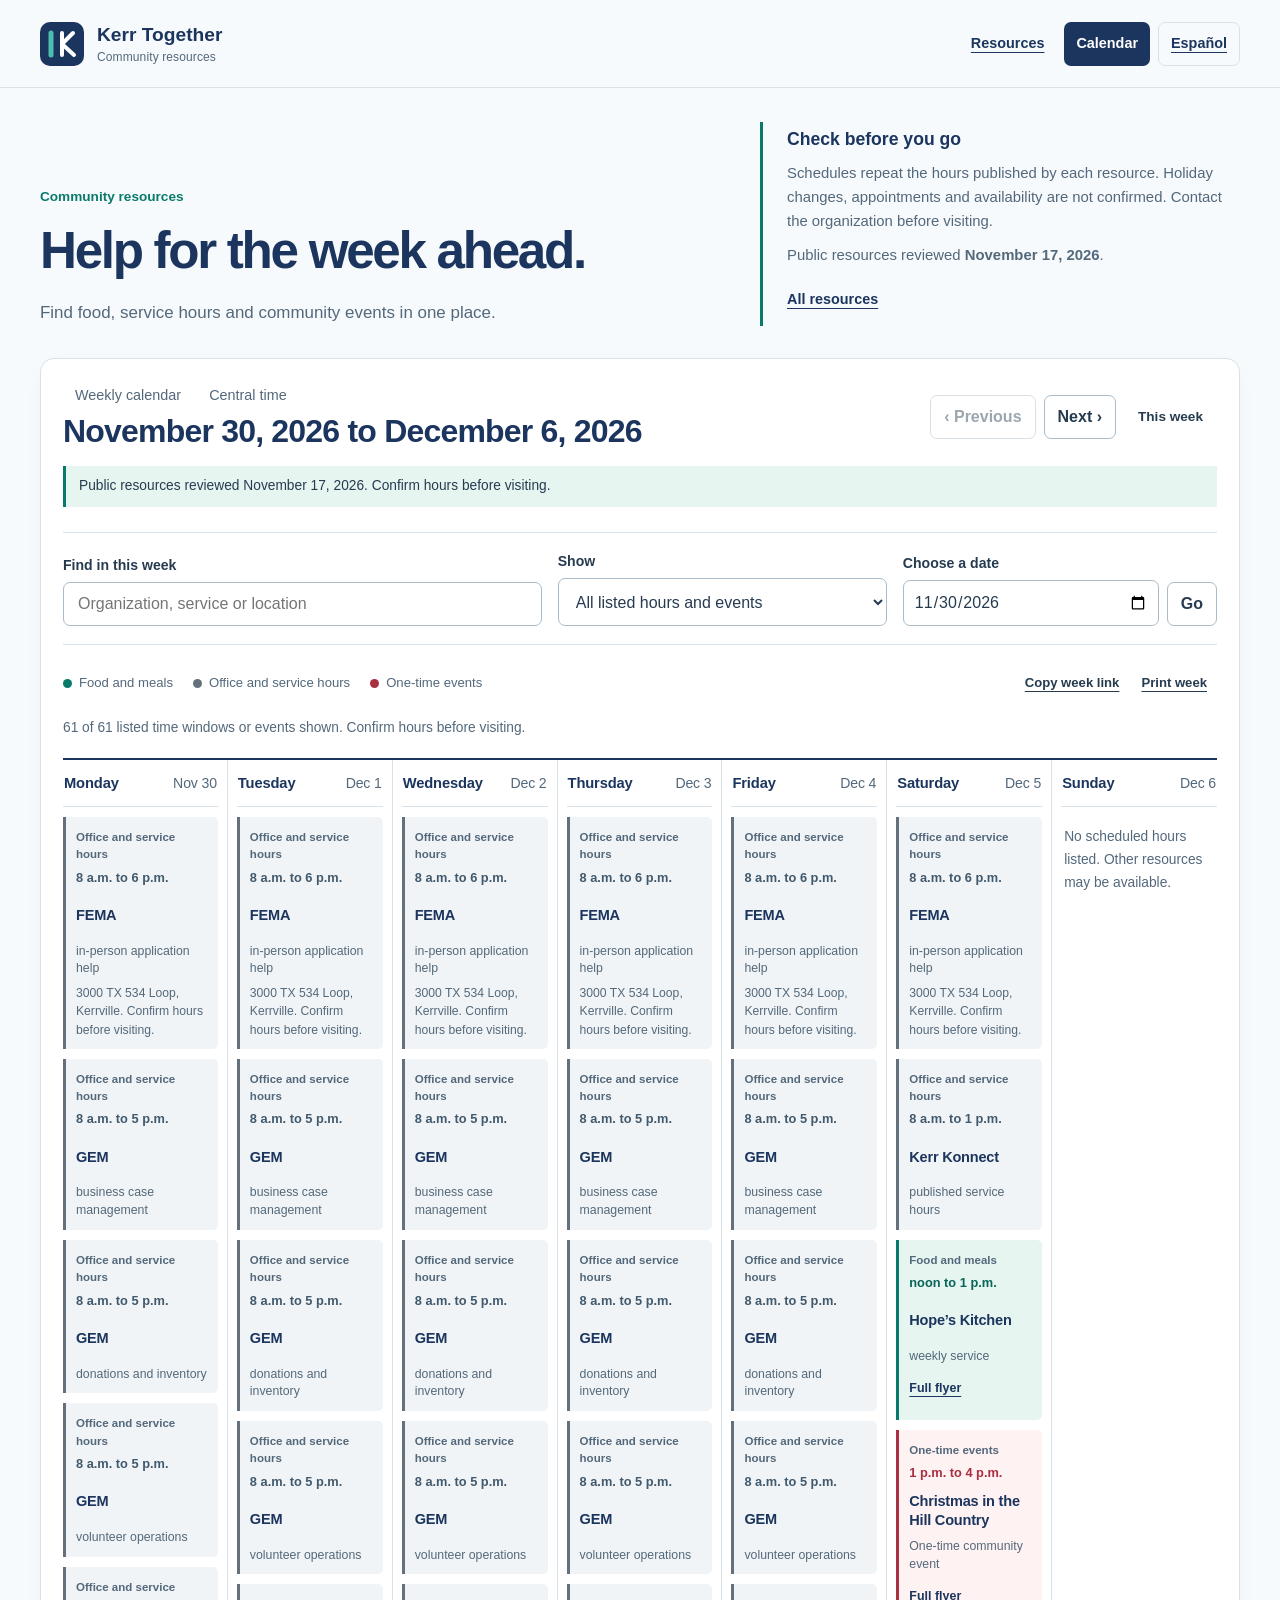
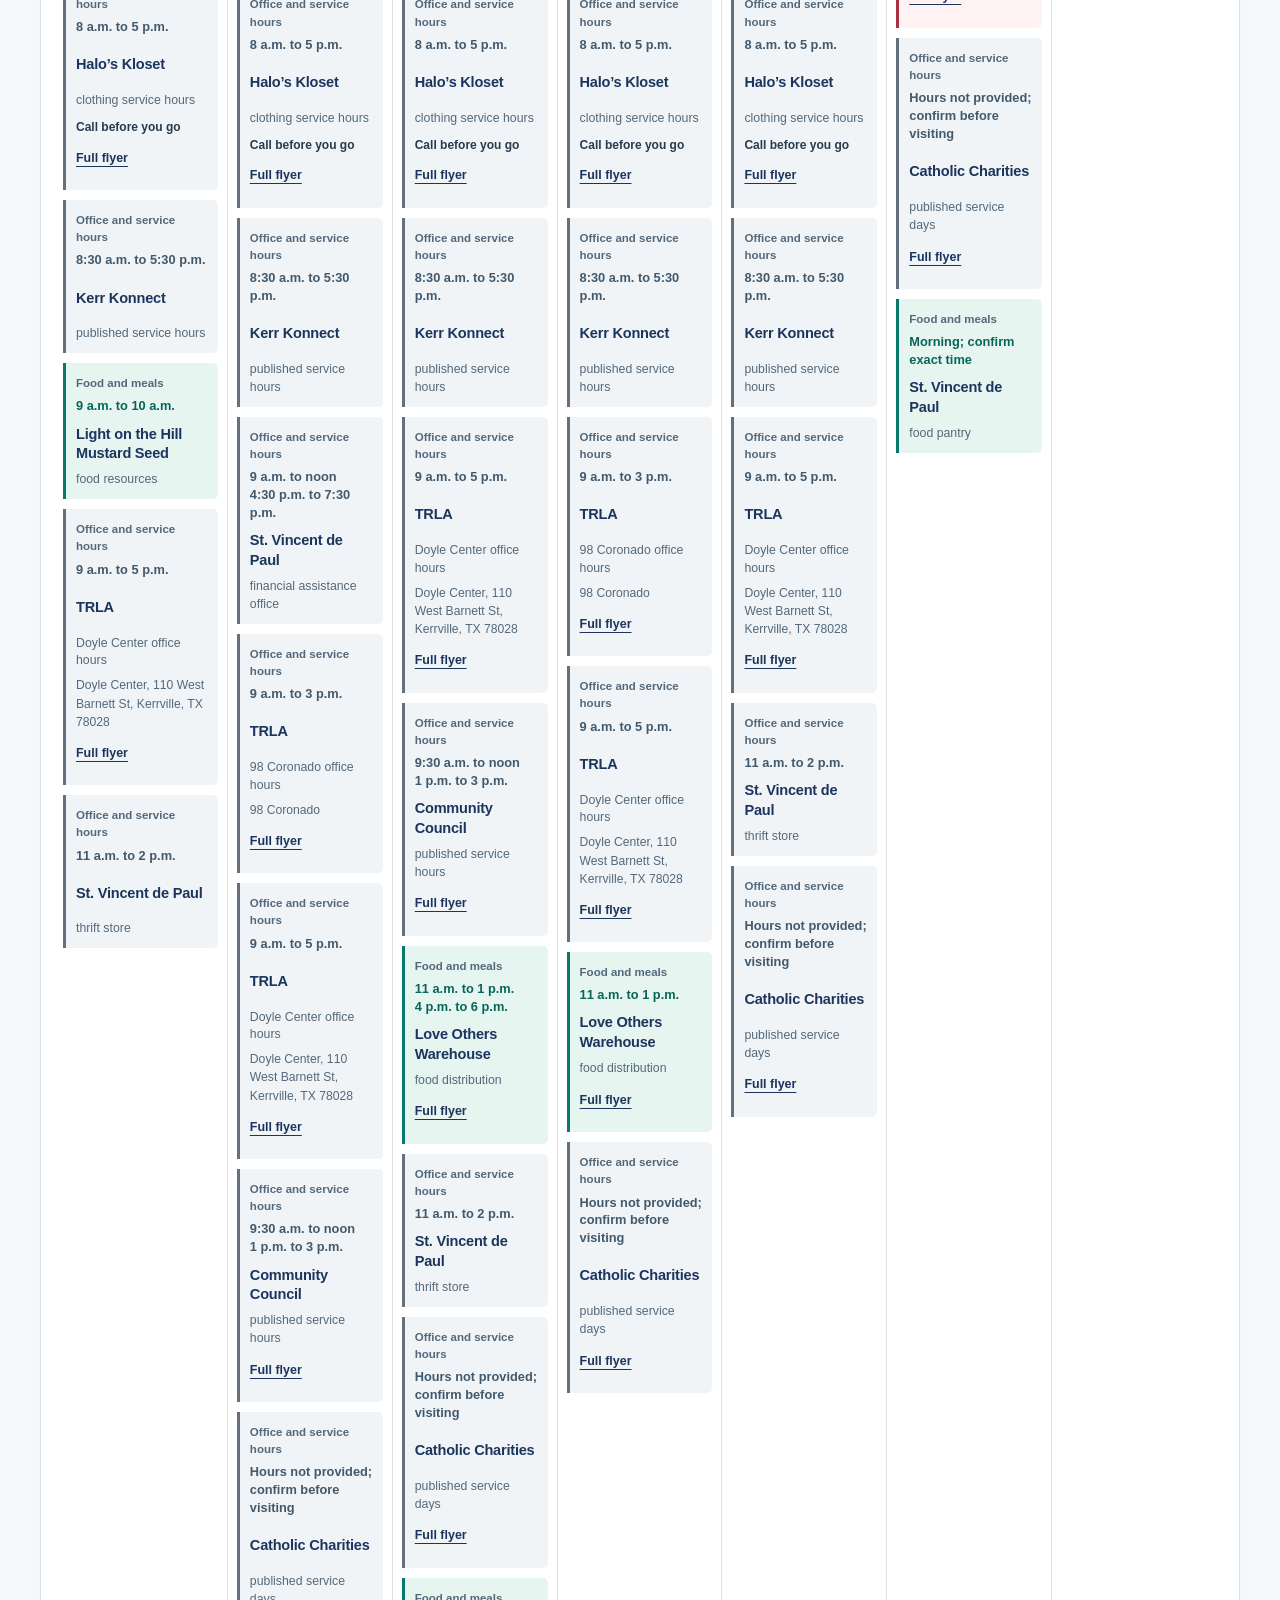
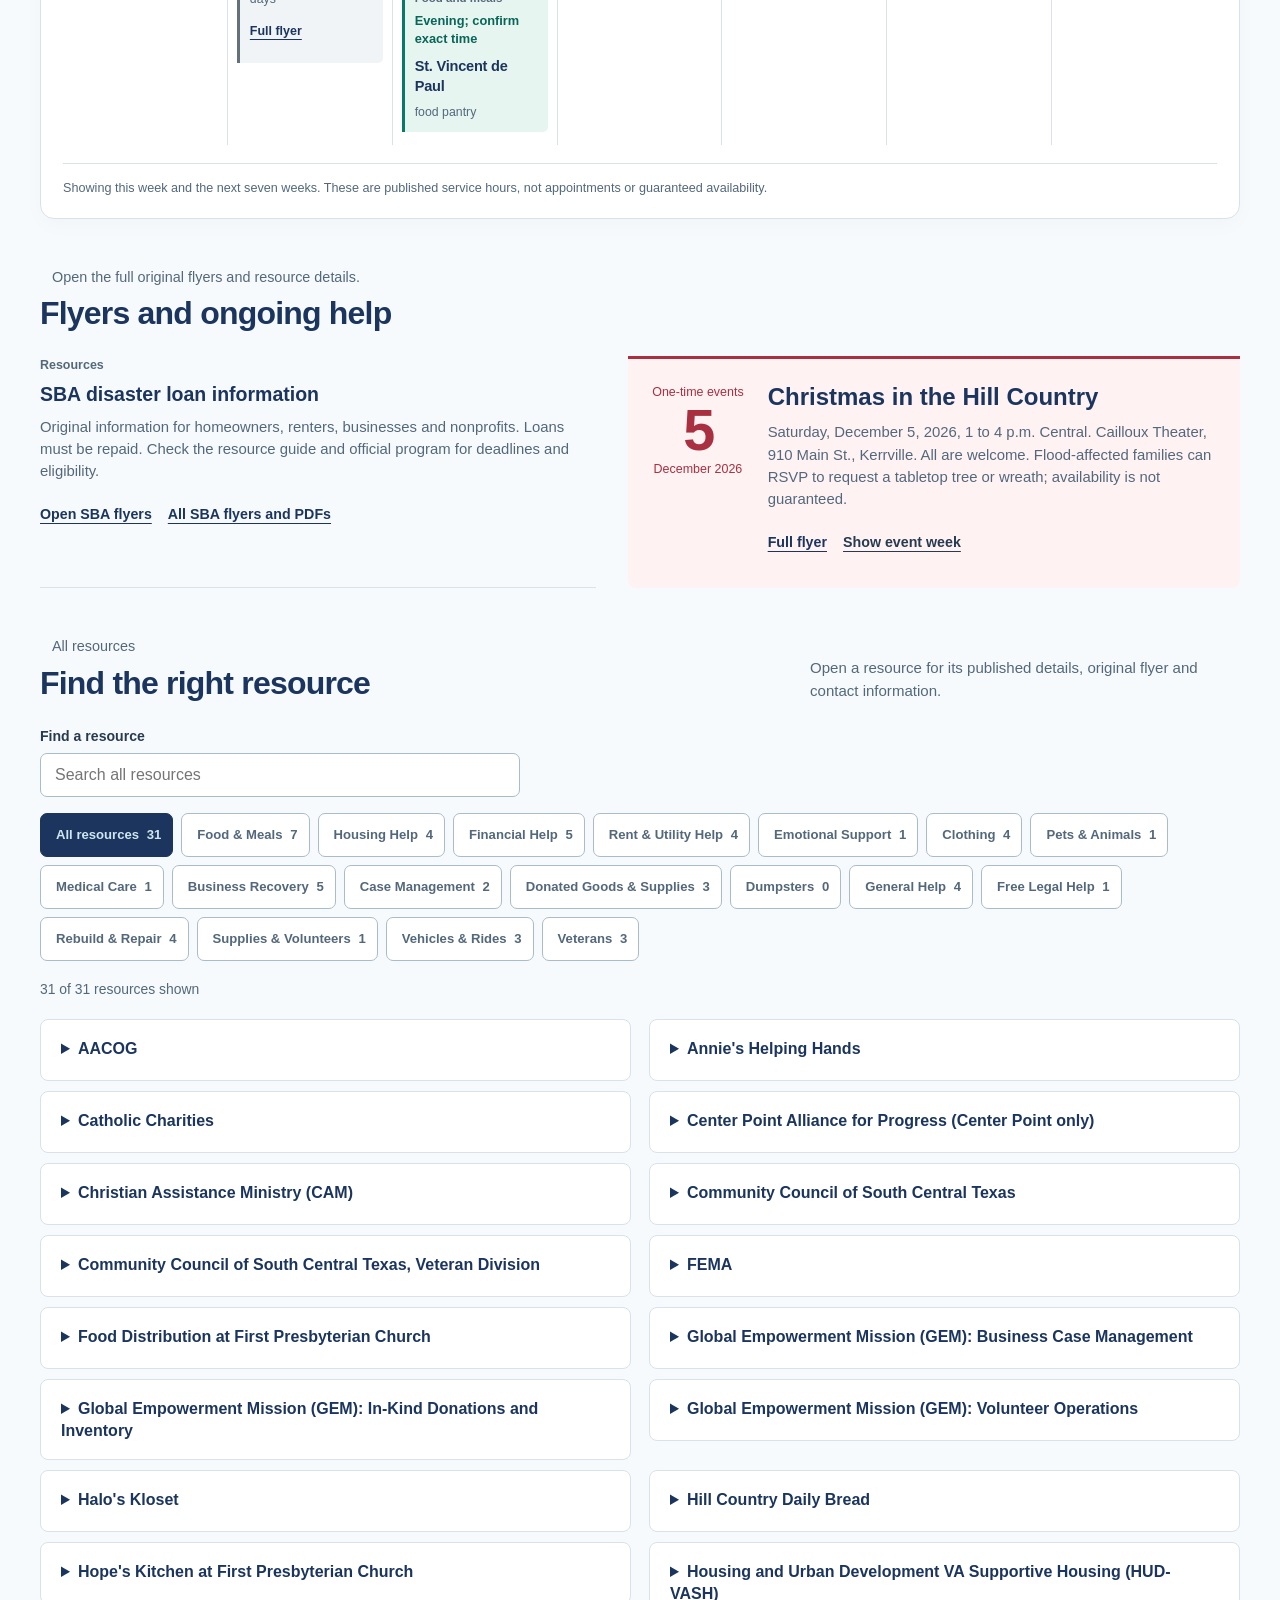
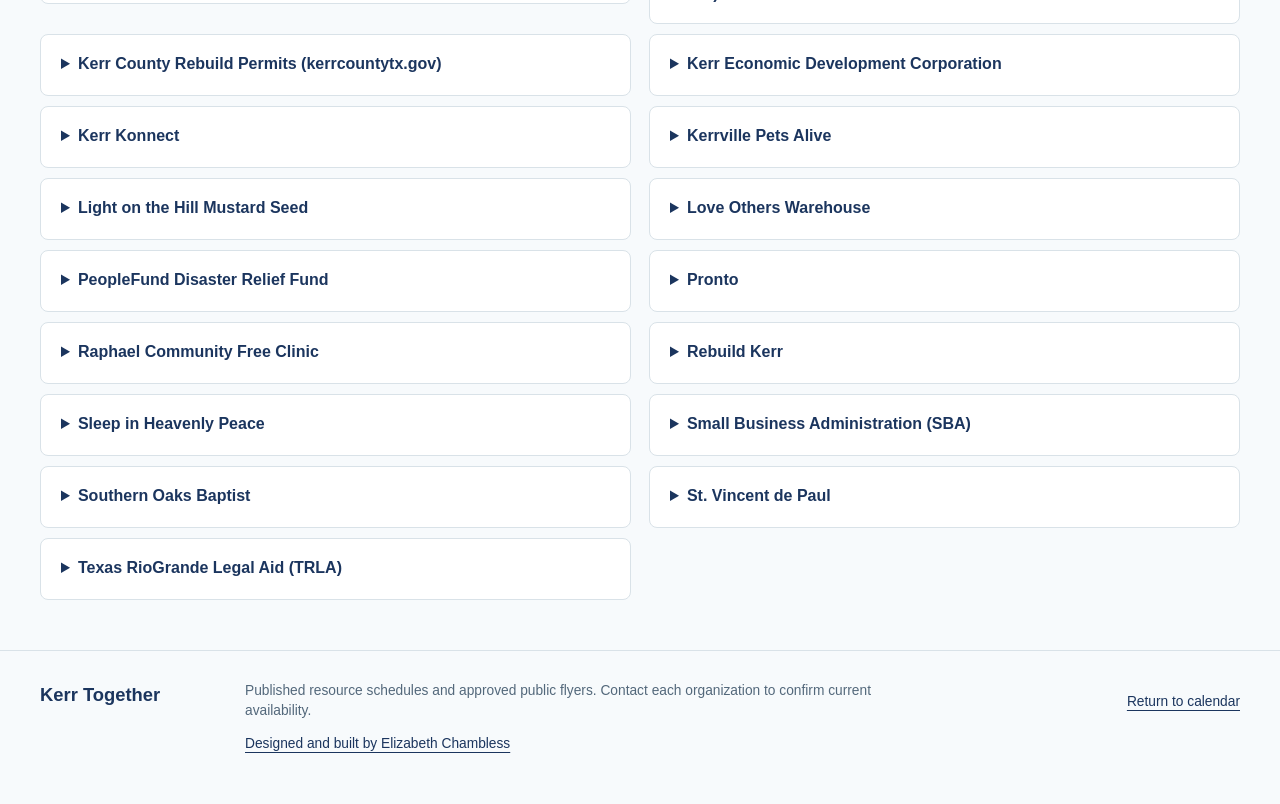
<file: calendar/index.html>
<!doctype html><html lang="en"><head><meta charset="utf-8"><meta name="viewport" content="width=device-width, initial-scale=1"><meta name="theme-color" content="#1b355e"><meta name="description" content="Published resource hours, food services and community events from the Kerr Together resource guide."><title>Kerr Together resource calendar</title><link rel="canonical" href="https://resources.kerrtogether.com/calendar/"><link rel="stylesheet" href="styles.css"><script src="app.js" defer></script></head><body>
<a class="skip" href="#calendar"><span data-i18n="skip">Skip to the weekly calendar</span></a><header class="masthead"><a class="brand guide-link" href="/"><svg viewBox="0 0 44 44" aria-hidden="true"><rect width="44" height="44" rx="10" fill="#1b355e"/><path d="M11 11v22" stroke="#4bc0af" stroke-width="5" stroke-linecap="round"/><path d="M22 11v22m0-11 11-11M22 22l12 11" fill="none" stroke="white" stroke-width="4" stroke-linecap="round"/></svg><span>Kerr Together<small><span data-i18n="brandSub">Community resources</span></small></span></a><nav aria-label="Main navigation"><a class="guide-link" href="/"><span data-i18n="resources">Resources</span></a><a id="calendar-nav" href="/calendar/" aria-current="page"><span data-i18n="calendar">Calendar</span></a><a id="language" class="language" href="?lang=es" lang="es">Español</a></nav></header>
<main id="top"><section class="intro"><div><p class="sample-label"><span data-i18n="brandSub">Community resources</span></p><h1><span data-i18n="headline">Help for the week ahead.</span></h1><p class="lead"><span data-i18n="lead">Find food, service hours and community events in one place.</span></p></div><aside class="snapshot"><strong><span data-i18n="sourceHeading">Check before you go</span></strong><p><span data-i18n="sourceNote">Schedules repeat the hours published by each resource. Holiday changes, appointments and availability are not confirmed. Contact the organization before visiting.</span></p><p class="source-line"><span data-i18n="reviewed">Public resources reviewed</span> <time id="reviewed-date" datetime="2026-11-17">November 17, 2026</time>.</p><a href="#directory"><span data-i18n="allResources">All resources</span></a></aside></section>
<section id="calendar" class="calendar" tabindex="-1" aria-labelledby="week-title"><div class="week-toolbar"><div><p class="section-label"><span data-i18n="weekly">Weekly calendar</span> <span><span data-i18n="central">Central time</span></span></p><h2 id="week-title">November 16 to November 22, 2026</h2></div><div class="week-actions enhanced"><button id="previous-week" type="button">‹ <span data-i18n="previous">Previous</span></button><button id="next-week" type="button"><span data-i18n="next">Next</span> ›</button><button id="starting-week" type="button" class="quiet"><span data-i18n="thisWeek">This week</span></button></div></div>
<p class="no-js-note">JavaScript is off. The dated week below is a saved schedule, not live availability. Week navigation, language switching, filters and automatic event hiding need JavaScript. Every resource remains listed below.<span lang="es">JavaScript está desactivado. La semana fechada que aparece abajo es una copia guardada, no disponibilidad en vivo. La navegación, el cambio de idioma, los filtros y la ocultación automática de eventos requieren JavaScript. Todos los recursos siguen disponibles abajo.</span><strong>Saved week begins 2026-11-16</strong></p><p id="source-status" class="snapshot-state">Confirm hours before visiting.</p>
<div class="calendar-tools enhanced"><label for="calendar-search"><span data-i18n="findWeek">Find in this week</span><input id="calendar-search" type="search" data-placeholder="searchPlaceholder" placeholder="Organization, service or location" autocomplete="off"></label><label for="calendar-type"><span data-i18n="show">Show</span><select id="calendar-type"><option value="all" data-i18n="allTypes">All listed hours and events</option><option value="food_service" data-i18n="food">Food and meals</option><option value="office_service_hours" data-i18n="office">Office and service hours</option><option value="one_time_event" data-i18n="oneTime">One-time events</option></select></label><form id="date-form"><label for="jump-date"><span data-i18n="chooseDate">Choose a date</span><input id="jump-date" type="date" required min="2026-11-16" max="2027-01-10" value="2026-11-16"></label><button type="submit"><span data-i18n="go">Go</span></button></form></div>
<div class="calendar-meta"><ul class="legend" aria-label="Calendar colors"><li><i class="food-dot"></i><span data-i18n="food">Food and meals</span></li><li><i class="office-dot"></i><span data-i18n="office">Office and service hours</span></li><li><i class="event-dot"></i><span data-i18n="oneTime">One-time events</span></li></ul><div class="print-share enhanced"><button id="share-week" type="button"><span data-i18n="copyWeek">Copy week link</span></button><button id="print-week" type="button"><span data-i18n="printWeek">Print week</span></button></div></div>
<div id="share-fallback" hidden><label for="week-link"><span data-i18n="copyLabel">Copy this week link</span><input id="week-link" type="text" readonly></label><p><span data-i18n="copyHelp">This public link keeps the selected week and language.</span></p></div><p id="week-status" class="result-status" role="status" aria-live="polite">61 published time windows or events.</p><p id="action-status" class="action-status" role="status" aria-live="polite"></p><nav id="day-navigation" class="day-navigation enhanced" aria-label="Jump to a day"></nav><div id="empty-week" class="empty-week" hidden><h3><span data-i18n="noMatches">No matches in this week</span></h3><p><span data-i18n="tryAgain">Try another search or show all types. Every resource is still listed below.</span></p><button id="reset-calendar" type="button"><span data-i18n="clearFilters">Clear calendar filters</span></button></div><div id="week-grid" class="week-grid"><section class="day" id="day-2026-11-16" tabindex="-1" aria-labelledby="heading-2026-11-16"><h3 id="heading-2026-11-16"><span>Monday</span><time datetime="2026-11-16">Nov 16</time></h3><div class="day-entries"><div class="schedule-entry office" data-schedule="fema-in-person-help" data-print-date="Mon Nov 16"><p class="entry-kind">Office and service hours</p><p class="entry-time">8 a.m. to 6 p.m.</p><h4><a href="#resource-fema">FEMA</a></h4><p class="entry-service">in-person application help</p><p class="entry-location">3000 TX 534 Loop, Kerrville. Confirm hours before visiting.</p></div><div class="schedule-entry office" data-schedule="global-empowerment-mission-gem-business-case-management-business" data-print-date="Mon Nov 16"><p class="entry-kind">Office and service hours</p><p class="entry-time">8 a.m. to 5 p.m.</p><h4><a href="#resource-global-empowerment-mission-gem-business-case-management">GEM</a></h4><p class="entry-service">business case management</p></div><div class="schedule-entry office" data-schedule="global-empowerment-mission-gem-in-kind-donations-and-inventory-inventory" data-print-date="Mon Nov 16"><p class="entry-kind">Office and service hours</p><p class="entry-time">8 a.m. to 5 p.m.</p><h4><a href="#resource-global-empowerment-mission-gem-in-kind-donations-and-inventory">GEM</a></h4><p class="entry-service">donations and inventory</p></div><div class="schedule-entry office" data-schedule="global-empowerment-mission-gem-volunteer-operations-volunteers" data-print-date="Mon Nov 16"><p class="entry-kind">Office and service hours</p><p class="entry-time">8 a.m. to 5 p.m.</p><h4><a href="#resource-global-empowerment-mission-gem-volunteer-operations">GEM</a></h4><p class="entry-service">volunteer operations</p></div><div class="schedule-entry office" data-schedule="halo-s-kloset-clothing" data-print-date="Mon Nov 16"><p class="entry-kind">Office and service hours</p><p class="entry-time">8 a.m. to 5 p.m.</p><h4><a href="#resource-halo-s-kloset">Halo’s Kloset</a></h4><p class="entry-service">clothing service hours</p><p class="entry-flag">Call before you go</p></div><div class="schedule-entry office" data-schedule="kerr-konnect-transportation" data-print-date="Mon Nov 16"><p class="entry-kind">Office and service hours</p><p class="entry-time">8:30 a.m. to 5:30 p.m.</p><h4><a href="#resource-kerr-konnect">Kerr Konnect</a></h4><p class="entry-service">published service hours</p></div><div class="schedule-entry food" data-schedule="light-on-the-hill-food" data-print-date="Mon Nov 16"><p class="entry-kind">Food and meals</p><p class="entry-time">9 a.m. to 10 a.m.</p><h4><a href="#resource-light-on-the-hill">Light on the Hill Mustard Seed</a></h4><p class="entry-service">food resources</p></div><div class="schedule-entry office" data-schedule="texas-riogrande-legal-aid-trla-doyle" data-print-date="Mon Nov 16"><p class="entry-kind">Office and service hours</p><p class="entry-time">9 a.m. to 5 p.m.</p><h4><a href="#resource-texas-riogrande-legal-aid-trla">TRLA</a></h4><p class="entry-service">Doyle Center office hours</p><p class="entry-location">Doyle Center, 110 West Barnett St, Kerrville, TX 78028</p></div><div class="schedule-entry office" data-schedule="st-vincent-de-paul-thrift" data-print-date="Mon Nov 16"><p class="entry-kind">Office and service hours</p><p class="entry-time">11 a.m. to 2 p.m.</p><h4><a href="#resource-st-vincent-de-paul">St. Vincent de Paul</a></h4><p class="entry-service">thrift store</p></div></div></section><section class="day" id="day-2026-11-17" tabindex="-1" aria-labelledby="heading-2026-11-17"><h3 id="heading-2026-11-17"><span>Tuesday</span><time datetime="2026-11-17">Nov 17</time></h3><div class="day-entries"><div class="schedule-entry office" data-schedule="fema-in-person-help" data-print-date="Tue Nov 17"><p class="entry-kind">Office and service hours</p><p class="entry-time">8 a.m. to 6 p.m.</p><h4><a href="#resource-fema">FEMA</a></h4><p class="entry-service">in-person application help</p><p class="entry-location">3000 TX 534 Loop, Kerrville. Confirm hours before visiting.</p></div><div class="schedule-entry office" data-schedule="global-empowerment-mission-gem-business-case-management-business" data-print-date="Tue Nov 17"><p class="entry-kind">Office and service hours</p><p class="entry-time">8 a.m. to 5 p.m.</p><h4><a href="#resource-global-empowerment-mission-gem-business-case-management">GEM</a></h4><p class="entry-service">business case management</p></div><div class="schedule-entry office" data-schedule="global-empowerment-mission-gem-in-kind-donations-and-inventory-inventory" data-print-date="Tue Nov 17"><p class="entry-kind">Office and service hours</p><p class="entry-time">8 a.m. to 5 p.m.</p><h4><a href="#resource-global-empowerment-mission-gem-in-kind-donations-and-inventory">GEM</a></h4><p class="entry-service">donations and inventory</p></div><div class="schedule-entry office" data-schedule="global-empowerment-mission-gem-volunteer-operations-volunteers" data-print-date="Tue Nov 17"><p class="entry-kind">Office and service hours</p><p class="entry-time">8 a.m. to 5 p.m.</p><h4><a href="#resource-global-empowerment-mission-gem-volunteer-operations">GEM</a></h4><p class="entry-service">volunteer operations</p></div><div class="schedule-entry office" data-schedule="halo-s-kloset-clothing" data-print-date="Tue Nov 17"><p class="entry-kind">Office and service hours</p><p class="entry-time">8 a.m. to 5 p.m.</p><h4><a href="#resource-halo-s-kloset">Halo’s Kloset</a></h4><p class="entry-service">clothing service hours</p><p class="entry-flag">Call before you go</p></div><div class="schedule-entry office" data-schedule="kerr-konnect-transportation" data-print-date="Tue Nov 17"><p class="entry-kind">Office and service hours</p><p class="entry-time">8:30 a.m. to 5:30 p.m.</p><h4><a href="#resource-kerr-konnect">Kerr Konnect</a></h4><p class="entry-service">published service hours</p></div><div class="schedule-entry office" data-schedule="st-vincent-de-paul-assistance" data-print-date="Tue Nov 17"><p class="entry-kind">Office and service hours</p><p class="entry-time">9 a.m. to noon<br>4:30 p.m. to 7:30 p.m.</p><h4><a href="#resource-st-vincent-de-paul">St. Vincent de Paul</a></h4><p class="entry-service">financial assistance office</p></div><div class="schedule-entry office" data-schedule="texas-riogrande-legal-aid-trla-coronado" data-print-date="Tue Nov 17"><p class="entry-kind">Office and service hours</p><p class="entry-time">9 a.m. to 3 p.m.</p><h4><a href="#resource-texas-riogrande-legal-aid-trla">TRLA</a></h4><p class="entry-service">98 Coronado office hours</p><p class="entry-location">98 Coronado</p></div><div class="schedule-entry office" data-schedule="texas-riogrande-legal-aid-trla-doyle" data-print-date="Tue Nov 17"><p class="entry-kind">Office and service hours</p><p class="entry-time">9 a.m. to 5 p.m.</p><h4><a href="#resource-texas-riogrande-legal-aid-trla">TRLA</a></h4><p class="entry-service">Doyle Center office hours</p><p class="entry-location">Doyle Center, 110 West Barnett St, Kerrville, TX 78028</p></div><div class="schedule-entry office" data-schedule="community-council-of-south-central-texas-office" data-print-date="Tue Nov 17"><p class="entry-kind">Office and service hours</p><p class="entry-time">9:30 a.m. to noon<br>1 p.m. to 3 p.m.</p><h4><a href="#resource-community-council-of-south-central-texas">Community Council</a></h4><p class="entry-service">published service hours</p></div><div class="schedule-entry office" data-schedule="catholic-charities-days" data-print-date="Tue Nov 17"><p class="entry-kind">Office and service hours</p><p class="entry-time">Hours not provided; confirm before visiting</p><h4><a href="#resource-catholic-charities">Catholic Charities</a></h4><p class="entry-service">published service days</p></div></div></section><section class="day" id="day-2026-11-18" tabindex="-1" aria-labelledby="heading-2026-11-18"><h3 id="heading-2026-11-18"><span>Wednesday</span><time datetime="2026-11-18">Nov 18</time></h3><div class="day-entries"><div class="schedule-entry office" data-schedule="fema-in-person-help" data-print-date="Wed Nov 18"><p class="entry-kind">Office and service hours</p><p class="entry-time">8 a.m. to 6 p.m.</p><h4><a href="#resource-fema">FEMA</a></h4><p class="entry-service">in-person application help</p><p class="entry-location">3000 TX 534 Loop, Kerrville. Confirm hours before visiting.</p></div><div class="schedule-entry office" data-schedule="global-empowerment-mission-gem-business-case-management-business" data-print-date="Wed Nov 18"><p class="entry-kind">Office and service hours</p><p class="entry-time">8 a.m. to 5 p.m.</p><h4><a href="#resource-global-empowerment-mission-gem-business-case-management">GEM</a></h4><p class="entry-service">business case management</p></div><div class="schedule-entry office" data-schedule="global-empowerment-mission-gem-in-kind-donations-and-inventory-inventory" data-print-date="Wed Nov 18"><p class="entry-kind">Office and service hours</p><p class="entry-time">8 a.m. to 5 p.m.</p><h4><a href="#resource-global-empowerment-mission-gem-in-kind-donations-and-inventory">GEM</a></h4><p class="entry-service">donations and inventory</p></div><div class="schedule-entry office" data-schedule="global-empowerment-mission-gem-volunteer-operations-volunteers" data-print-date="Wed Nov 18"><p class="entry-kind">Office and service hours</p><p class="entry-time">8 a.m. to 5 p.m.</p><h4><a href="#resource-global-empowerment-mission-gem-volunteer-operations">GEM</a></h4><p class="entry-service">volunteer operations</p></div><div class="schedule-entry office" data-schedule="halo-s-kloset-clothing" data-print-date="Wed Nov 18"><p class="entry-kind">Office and service hours</p><p class="entry-time">8 a.m. to 5 p.m.</p><h4><a href="#resource-halo-s-kloset">Halo’s Kloset</a></h4><p class="entry-service">clothing service hours</p><p class="entry-flag">Call before you go</p></div><div class="schedule-entry office" data-schedule="kerr-konnect-transportation" data-print-date="Wed Nov 18"><p class="entry-kind">Office and service hours</p><p class="entry-time">8:30 a.m. to 5:30 p.m.</p><h4><a href="#resource-kerr-konnect">Kerr Konnect</a></h4><p class="entry-service">published service hours</p></div><div class="schedule-entry office" data-schedule="texas-riogrande-legal-aid-trla-doyle" data-print-date="Wed Nov 18"><p class="entry-kind">Office and service hours</p><p class="entry-time">9 a.m. to 5 p.m.</p><h4><a href="#resource-texas-riogrande-legal-aid-trla">TRLA</a></h4><p class="entry-service">Doyle Center office hours</p><p class="entry-location">Doyle Center, 110 West Barnett St, Kerrville, TX 78028</p></div><div class="schedule-entry office" data-schedule="community-council-of-south-central-texas-office" data-print-date="Wed Nov 18"><p class="entry-kind">Office and service hours</p><p class="entry-time">9:30 a.m. to noon<br>1 p.m. to 3 p.m.</p><h4><a href="#resource-community-council-of-south-central-texas">Community Council</a></h4><p class="entry-service">published service hours</p></div><div class="schedule-entry food" data-schedule="love-others-warehouse-food" data-print-date="Wed Nov 18"><p class="entry-kind">Food and meals</p><p class="entry-time">11 a.m. to 1 p.m.<br>4 p.m. to 6 p.m.</p><h4><a href="#resource-love-others-warehouse">Love Others Warehouse</a></h4><p class="entry-service">food distribution</p></div><div class="schedule-entry office" data-schedule="st-vincent-de-paul-thrift" data-print-date="Wed Nov 18"><p class="entry-kind">Office and service hours</p><p class="entry-time">11 a.m. to 2 p.m.</p><h4><a href="#resource-st-vincent-de-paul">St. Vincent de Paul</a></h4><p class="entry-service">thrift store</p></div><div class="schedule-entry office" data-schedule="catholic-charities-days" data-print-date="Wed Nov 18"><p class="entry-kind">Office and service hours</p><p class="entry-time">Hours not provided; confirm before visiting</p><h4><a href="#resource-catholic-charities">Catholic Charities</a></h4><p class="entry-service">published service days</p></div><div class="schedule-entry food" data-schedule="st-vincent-de-paul-pantry" data-print-date="Wed Nov 18"><p class="entry-kind">Food and meals</p><p class="entry-time">Evening; confirm exact time</p><h4><a href="#resource-st-vincent-de-paul">St. Vincent de Paul</a></h4><p class="entry-service">food pantry</p></div></div></section><section class="day" id="day-2026-11-19" tabindex="-1" aria-labelledby="heading-2026-11-19"><h3 id="heading-2026-11-19"><span>Thursday</span><time datetime="2026-11-19">Nov 19</time></h3><div class="day-entries"><div class="schedule-entry office" data-schedule="fema-in-person-help" data-print-date="Thu Nov 19"><p class="entry-kind">Office and service hours</p><p class="entry-time">8 a.m. to 6 p.m.</p><h4><a href="#resource-fema">FEMA</a></h4><p class="entry-service">in-person application help</p><p class="entry-location">3000 TX 534 Loop, Kerrville. Confirm hours before visiting.</p></div><div class="schedule-entry office" data-schedule="global-empowerment-mission-gem-business-case-management-business" data-print-date="Thu Nov 19"><p class="entry-kind">Office and service hours</p><p class="entry-time">8 a.m. to 5 p.m.</p><h4><a href="#resource-global-empowerment-mission-gem-business-case-management">GEM</a></h4><p class="entry-service">business case management</p></div><div class="schedule-entry office" data-schedule="global-empowerment-mission-gem-in-kind-donations-and-inventory-inventory" data-print-date="Thu Nov 19"><p class="entry-kind">Office and service hours</p><p class="entry-time">8 a.m. to 5 p.m.</p><h4><a href="#resource-global-empowerment-mission-gem-in-kind-donations-and-inventory">GEM</a></h4><p class="entry-service">donations and inventory</p></div><div class="schedule-entry office" data-schedule="global-empowerment-mission-gem-volunteer-operations-volunteers" data-print-date="Thu Nov 19"><p class="entry-kind">Office and service hours</p><p class="entry-time">8 a.m. to 5 p.m.</p><h4><a href="#resource-global-empowerment-mission-gem-volunteer-operations">GEM</a></h4><p class="entry-service">volunteer operations</p></div><div class="schedule-entry office" data-schedule="halo-s-kloset-clothing" data-print-date="Thu Nov 19"><p class="entry-kind">Office and service hours</p><p class="entry-time">8 a.m. to 5 p.m.</p><h4><a href="#resource-halo-s-kloset">Halo’s Kloset</a></h4><p class="entry-service">clothing service hours</p><p class="entry-flag">Call before you go</p></div><div class="schedule-entry office" data-schedule="kerr-konnect-transportation" data-print-date="Thu Nov 19"><p class="entry-kind">Office and service hours</p><p class="entry-time">8:30 a.m. to 5:30 p.m.</p><h4><a href="#resource-kerr-konnect">Kerr Konnect</a></h4><p class="entry-service">published service hours</p></div><div class="schedule-entry office" data-schedule="texas-riogrande-legal-aid-trla-coronado" data-print-date="Thu Nov 19"><p class="entry-kind">Office and service hours</p><p class="entry-time">9 a.m. to 3 p.m.</p><h4><a href="#resource-texas-riogrande-legal-aid-trla">TRLA</a></h4><p class="entry-service">98 Coronado office hours</p><p class="entry-location">98 Coronado</p></div><div class="schedule-entry office" data-schedule="texas-riogrande-legal-aid-trla-doyle" data-print-date="Thu Nov 19"><p class="entry-kind">Office and service hours</p><p class="entry-time">9 a.m. to 5 p.m.</p><h4><a href="#resource-texas-riogrande-legal-aid-trla">TRLA</a></h4><p class="entry-service">Doyle Center office hours</p><p class="entry-location">Doyle Center, 110 West Barnett St, Kerrville, TX 78028</p></div><div class="schedule-entry food" data-schedule="love-others-warehouse-food" data-print-date="Thu Nov 19"><p class="entry-kind">Food and meals</p><p class="entry-time">11 a.m. to 1 p.m.</p><h4><a href="#resource-love-others-warehouse">Love Others Warehouse</a></h4><p class="entry-service">food distribution</p></div><div class="schedule-entry office" data-schedule="catholic-charities-days" data-print-date="Thu Nov 19"><p class="entry-kind">Office and service hours</p><p class="entry-time">Hours not provided; confirm before visiting</p><h4><a href="#resource-catholic-charities">Catholic Charities</a></h4><p class="entry-service">published service days</p></div></div></section><section class="day" id="day-2026-11-20" tabindex="-1" aria-labelledby="heading-2026-11-20"><h3 id="heading-2026-11-20"><span>Friday</span><time datetime="2026-11-20">Nov 20</time></h3><div class="day-entries"><div class="schedule-entry office" data-schedule="fema-in-person-help" data-print-date="Fri Nov 20"><p class="entry-kind">Office and service hours</p><p class="entry-time">8 a.m. to 6 p.m.</p><h4><a href="#resource-fema">FEMA</a></h4><p class="entry-service">in-person application help</p><p class="entry-location">3000 TX 534 Loop, Kerrville. Confirm hours before visiting.</p></div><div class="schedule-entry office" data-schedule="global-empowerment-mission-gem-business-case-management-business" data-print-date="Fri Nov 20"><p class="entry-kind">Office and service hours</p><p class="entry-time">8 a.m. to 5 p.m.</p><h4><a href="#resource-global-empowerment-mission-gem-business-case-management">GEM</a></h4><p class="entry-service">business case management</p></div><div class="schedule-entry office" data-schedule="global-empowerment-mission-gem-in-kind-donations-and-inventory-inventory" data-print-date="Fri Nov 20"><p class="entry-kind">Office and service hours</p><p class="entry-time">8 a.m. to 5 p.m.</p><h4><a href="#resource-global-empowerment-mission-gem-in-kind-donations-and-inventory">GEM</a></h4><p class="entry-service">donations and inventory</p></div><div class="schedule-entry office" data-schedule="global-empowerment-mission-gem-volunteer-operations-volunteers" data-print-date="Fri Nov 20"><p class="entry-kind">Office and service hours</p><p class="entry-time">8 a.m. to 5 p.m.</p><h4><a href="#resource-global-empowerment-mission-gem-volunteer-operations">GEM</a></h4><p class="entry-service">volunteer operations</p></div><div class="schedule-entry office" data-schedule="halo-s-kloset-clothing" data-print-date="Fri Nov 20"><p class="entry-kind">Office and service hours</p><p class="entry-time">8 a.m. to 5 p.m.</p><h4><a href="#resource-halo-s-kloset">Halo’s Kloset</a></h4><p class="entry-service">clothing service hours</p><p class="entry-flag">Call before you go</p></div><div class="schedule-entry office" data-schedule="kerr-konnect-transportation" data-print-date="Fri Nov 20"><p class="entry-kind">Office and service hours</p><p class="entry-time">8:30 a.m. to 5:30 p.m.</p><h4><a href="#resource-kerr-konnect">Kerr Konnect</a></h4><p class="entry-service">published service hours</p></div><div class="schedule-entry office" data-schedule="texas-riogrande-legal-aid-trla-doyle" data-print-date="Fri Nov 20"><p class="entry-kind">Office and service hours</p><p class="entry-time">9 a.m. to 5 p.m.</p><h4><a href="#resource-texas-riogrande-legal-aid-trla">TRLA</a></h4><p class="entry-service">Doyle Center office hours</p><p class="entry-location">Doyle Center, 110 West Barnett St, Kerrville, TX 78028</p></div><div class="schedule-entry office" data-schedule="st-vincent-de-paul-thrift" data-print-date="Fri Nov 20"><p class="entry-kind">Office and service hours</p><p class="entry-time">11 a.m. to 2 p.m.</p><h4><a href="#resource-st-vincent-de-paul">St. Vincent de Paul</a></h4><p class="entry-service">thrift store</p></div><div class="schedule-entry office" data-schedule="catholic-charities-days" data-print-date="Fri Nov 20"><p class="entry-kind">Office and service hours</p><p class="entry-time">Hours not provided; confirm before visiting</p><h4><a href="#resource-catholic-charities">Catholic Charities</a></h4><p class="entry-service">published service days</p></div></div></section><section class="day" id="day-2026-11-21" tabindex="-1" aria-labelledby="heading-2026-11-21"><h3 id="heading-2026-11-21"><span>Saturday</span><time datetime="2026-11-21">Nov 21</time></h3><div class="day-entries"><div class="schedule-entry office" data-schedule="fema-in-person-help" data-print-date="Sat Nov 21"><p class="entry-kind">Office and service hours</p><p class="entry-time">8 a.m. to 6 p.m.</p><h4><a href="#resource-fema">FEMA</a></h4><p class="entry-service">in-person application help</p><p class="entry-location">3000 TX 534 Loop, Kerrville. Confirm hours before visiting.</p></div><div class="schedule-entry food" data-schedule="food-distribution-at-first-presbyterian-church-third-saturday" data-print-date="Sat Nov 21"><p class="entry-kind">Food and meals</p><p class="entry-time">8 a.m. · End time not listed</p><h4><a href="#resource-food-distribution-at-first-presbyterian-church">First Presbyterian</a></h4><p class="entry-service">monthly food distribution</p></div><div class="schedule-entry office" data-schedule="kerr-konnect-transportation" data-print-date="Sat Nov 21"><p class="entry-kind">Office and service hours</p><p class="entry-time">8 a.m. to 1 p.m.</p><h4><a href="#resource-kerr-konnect">Kerr Konnect</a></h4><p class="entry-service">published service hours</p></div><div class="schedule-entry food" data-schedule="hope-s-kitchen-at-first-presbyterian-church-weekly" data-print-date="Sat Nov 21"><p class="entry-kind">Food and meals</p><p class="entry-time">noon to 1 p.m.</p><h4><a href="#resource-hope-s-kitchen-at-first-presbyterian-church">Hope’s Kitchen</a></h4><p class="entry-service">weekly service</p></div><div class="schedule-entry office" data-schedule="catholic-charities-days" data-print-date="Sat Nov 21"><p class="entry-kind">Office and service hours</p><p class="entry-time">Hours not provided; confirm before visiting</p><h4><a href="#resource-catholic-charities">Catholic Charities</a></h4><p class="entry-service">published service days</p></div><div class="schedule-entry food" data-schedule="st-vincent-de-paul-pantry" data-print-date="Sat Nov 21"><p class="entry-kind">Food and meals</p><p class="entry-time">Morning; confirm exact time</p><h4><a href="#resource-st-vincent-de-paul">St. Vincent de Paul</a></h4><p class="entry-service">food pantry</p></div></div></section><section class="day" id="day-2026-11-22" tabindex="-1" aria-labelledby="heading-2026-11-22"><h3 id="heading-2026-11-22"><span>Sunday</span><time datetime="2026-11-22">Nov 22</time></h3><div class="day-entries"><p class="day-empty">No scheduled hours listed. Other resources may be available.</p></div></section></div><p class="range-note"><span data-i18n="rangeNote">Showing this week and the next seven weeks. These are published service hours, not appointments or guaranteed availability.</span></p></section>
<section class="support" aria-labelledby="flyers-heading"><div class="section-heading"><div><p class="section-label"><span data-i18n="flyersIntro">Open the full original flyers and resource details.</span></p><h2 id="flyers-heading"><span data-i18n="flyersHeading">Flyers and ongoing help</span></h2></div></div><div class="support-layout"><div class="ongoing"><article><span class="support-tag"><span data-i18n="resources">Resources</span></span><h3><span data-i18n="sbaTitle">SBA disaster loan information</span></h3><p><span data-i18n="sbaText">Original information for homeowners, renters, businesses and nonprofits. Loans must be repaid. Check the resource guide and official program for deadlines and eligibility.</span></p><div class="support-links"><a href="/flyers/sba-disaster-loans.html" data-flyer="sba"><span data-i18n="sbaOpen">Open SBA flyers</span></a><a href="/flyers/sba-disaster-loans.html"><span data-i18n="sbaAll">All SBA flyers and PDFs</span></a></div></article></div><article id="christmas-feature" class="event-feature"><div class="event-date"><span data-i18n="oneTime">One-time events</span><strong>5</strong><span id="christmas-month">December 2026</span></div><div><h3><span data-i18n="christmasTitle">Christmas in the Hill Country</span></h3><p><span data-i18n="christmasDetails">Saturday, December 5, 2026, 1 to 4 p.m. Central. Cailloux Theater, 910 Main St., Kerrville. All are welcome. Flood-affected families can RSVP to request a tabletop tree or wreath; availability is not guaranteed.</span></p><div class="support-links"><a href="/flyers/christmas-in-the-hill-country.html" data-flyer="christmas"><span data-i18n="fullFlyer">Full flyer</span></a><button id="show-christmas-week" type="button" class="enhanced"><span data-i18n="showEventWeek">Show event week</span></button></div></div></article></div></section>
<section id="directory" class="directory" aria-labelledby="directory-title"><div class="section-heading"><div><p class="section-label"><span data-i18n="allResources">All resources</span></p><h2 id="directory-title"><span data-i18n="directoryHeading">Find the right resource</span></h2></div><p><span data-i18n="directoryText">Open a resource for its published details, original flyer and contact information.</span></p></div><div class="enhanced"><label class="directory-search-label" for="directory-search"><span data-i18n="findResource">Find a resource</span><input id="directory-search" type="search" data-placeholder="resourcePlaceholder" placeholder="Search all resources" autocomplete="off"></label><div class="categories" role="group" aria-label="Resource categories"><button type="button" data-category-filter="all" aria-pressed="true" class="category selected"><span data-i18n="allResources">All resources</span> <span>31</span></button><button type="button" data-category-filter="FOOD" aria-pressed="false" class="category"><span data-category-label="FOOD">Food &amp; Meals</span> <span>7</span></button><button type="button" data-category-filter="TEMPORARY_SHELTER" aria-pressed="false" class="category"><span data-category-label="TEMPORARY_SHELTER">Housing Help</span> <span>4</span></button><button type="button" data-category-filter="FINANCIAL_ASSISTANCE" aria-pressed="false" class="category"><span data-category-label="FINANCIAL_ASSISTANCE">Financial Help</span> <span>5</span></button><button type="button" data-category-filter="RENT_UTILITY_ASSISTANCE" aria-pressed="false" class="category"><span data-category-label="RENT_UTILITY_ASSISTANCE">Rent &amp; Utility Help</span> <span>4</span></button><button type="button" data-category-filter="MENTAL_HEALTH" aria-pressed="false" class="category"><span data-category-label="MENTAL_HEALTH">Emotional Support</span> <span>1</span></button><button type="button" data-category-filter="CLOTHING" aria-pressed="false" class="category"><span data-category-label="CLOTHING">Clothing</span> <span>4</span></button><button type="button" data-category-filter="ANIMAL_ASSISTANCE" aria-pressed="false" class="category"><span data-category-label="ANIMAL_ASSISTANCE">Pets &amp; Animals</span> <span>1</span></button><button type="button" data-category-filter="MEDICAL_ASSISTANCE" aria-pressed="false" class="category"><span data-category-label="MEDICAL_ASSISTANCE">Medical Care</span> <span>1</span></button><button type="button" data-category-filter="BUSINESS_ASSISTANCE" aria-pressed="false" class="category"><span data-category-label="BUSINESS_ASSISTANCE">Business Recovery</span> <span>5</span></button><button type="button" data-category-filter="CASE_MANAGEMENT" aria-pressed="false" class="category"><span data-category-label="CASE_MANAGEMENT">Case Management</span> <span>2</span></button><button type="button" data-category-filter="DONATIONS" aria-pressed="false" class="category"><span data-category-label="DONATIONS">Donated Goods &amp; Supplies</span> <span>3</span></button><button type="button" data-category-filter="DUMPSTERS" aria-pressed="false" class="category"><span data-category-label="DUMPSTERS">Dumpsters</span> <span>0</span></button><button type="button" data-category-filter="GENERAL" aria-pressed="false" class="category"><span data-category-label="GENERAL">General Help</span> <span>4</span></button><button type="button" data-category-filter="LEGAL_AID" aria-pressed="false" class="category"><span data-category-label="LEGAL_AID">Free Legal Help</span> <span>1</span></button><button type="button" data-category-filter="REBUILD_REPAIR" aria-pressed="false" class="category"><span data-category-label="REBUILD_REPAIR">Rebuild &amp; Repair</span> <span>4</span></button><button type="button" data-category-filter="SUPPLY_VOLUNTEER_ASSISTANCE" aria-pressed="false" class="category"><span data-category-label="SUPPLY_VOLUNTEER_ASSISTANCE">Supplies &amp; Volunteers</span> <span>1</span></button><button type="button" data-category-filter="VEHICLE_ASSISTANCE" aria-pressed="false" class="category"><span data-category-label="VEHICLE_ASSISTANCE">Vehicles &amp; Rides</span> <span>3</span></button><button type="button" data-category-filter="VETERAN_ASSISTANCE" aria-pressed="false" class="category"><span data-category-label="VETERAN_ASSISTANCE">Veterans</span> <span>3</span></button></div><p id="directory-status" class="result-status" role="status" aria-live="polite">31 of 31 resources shown</p></div><p id="directory-empty" hidden><span data-i18n="directoryEmpty">No resources match these filters.</span> <button id="reset-directory" type="button"><span data-i18n="showAll">Show all resources</span></button></p><div class="resource-list"><details class="resource" id="resource-aacog" data-category="VETERAN_ASSISTANCE"><summary>AACOG</summary><div class="resource-inner"><article class="card" data-cats="VETERAN_ASSISTANCE" data-text="aacog mental health support, permanent housing, temporary housing veterans veteran veterans va military veterano veteranos militar" data-text-es="aacog apoyo de salud mental, vivienda permanente, vivienda temporal veteranos veteran veterans va military veterano veteranos militar"><h3>AACOG</h3><div class="tags"><span class="tag"><span class="i18n" data-en="Veterans" data-es="Veteranos">Veterans</span></span></div><p class="svc"><span class="i18n" data-en="Mental Health Support, Permanent Housing, Temporary Housing" data-es="Apoyo de salud mental, Vivienda permanente, Vivienda temporal">Mental Health Support, Permanent Housing, Temporary Housing</span></p><ul class="contact"><li><svg class="ic" viewBox="0 0 24 24" fill="none" stroke="currentColor" stroke-width="1.9" stroke-linecap="round" stroke-linejoin="round" aria-hidden="true"><rect x="2" y="4" width="20" height="16" rx="2"/><path d="m22 7-10 6L2 7"/></svg><span><a href="mailto:vsalazar@aacog.gov">vsalazar@aacog.gov</a></span></li></ul><div class="acts"><a class="act" target="_blank" rel="noopener" href="https://res.cloudinary.com/dgbybv4ho/image/upload/v1788392623/kerrkind/flyers/aacog-veterans.jpg"><svg class="ica" viewBox="0 0 24 24" fill="none" stroke="currentColor" stroke-width="2.1" stroke-linecap="round" stroke-linejoin="round" aria-hidden="true"><path d="M14 2H6a2 2 0 0 0-2 2v16a2 2 0 0 0 2 2h12a2 2 0 0 0 2-2V8z"/><path d="M14 2v6h6"/></svg><span class="i18n" data-en="Flyer" data-es="Volante">Flyer</span></a></div></article><a class="return-calendar" href="#calendar"><span data-i18n="returnCalendar">Return to calendar</span></a></div></details><details class="resource" id="resource-annie-s-helping-hands" data-category="GENERAL TEMPORARY_SHELTER"><summary>Annie&#x27;s Helping Hands</summary><div class="resource-inner"><article class="card" data-cats="GENERAL TEMPORARY_SHELTER" data-text="annie&#x27;s helping hands 2025 impacted homes fema assistance, resource navigation, 2025 impacted home temp housing 98 coronado dr north, kerrville, tx 78028 general help housing help general help start where to begin ayuda general empezar donde shelter housing hotel place to sleep homeless stay refugio vivienda alojamiento hotel dormir casa" data-text-es="annie&#x27;s helping hands asistencia con fema para hogares afectados en 2025, orientacion de recursos, vivienda temporal para hogares afectados en 2025 98 coronado dr north, kerrville, tx 78028 ayuda general ayuda con vivienda general help start where to begin ayuda general empezar donde shelter housing hotel place to sleep homeless stay refugio vivienda alojamiento hotel dormir casa"><h3>Annie&#x27;s Helping Hands</h3><div class="tags"><span class="tag"><span class="i18n" data-en="General Help" data-es="Ayuda general">General Help</span></span><span class="tag"><span class="i18n" data-en="Housing Help" data-es="Ayuda con vivienda">Housing Help</span></span></div><p class="svc"><span class="i18n" data-en="2025 impacted homes FEMA assistance, Resource Navigation, 2025 Impacted Home Temp Housing" data-es="Asistencia con FEMA para hogares afectados en 2025, Orientación de recursos, Vivienda temporal para hogares afectados en 2025">2025 impacted homes FEMA assistance, Resource Navigation, 2025 Impacted Home Temp Housing</span></p><ul class="contact"><li><svg class="ic" viewBox="0 0 24 24" fill="none" stroke="currentColor" stroke-width="1.9" stroke-linecap="round" stroke-linejoin="round" aria-hidden="true"><path d="M22 16.9v3a2 2 0 0 1-2.2 2 19.8 19.8 0 0 1-8.6-3 19.5 19.5 0 0 1-6-6 19.8 19.8 0 0 1-3-8.7A2 2 0 0 1 4.1 2h3a2 2 0 0 1 2 1.7c.13.96.36 1.9.7 2.8a2 2 0 0 1-.45 2.1L8.1 9.9a16 16 0 0 0 6 6l1.3-1.3a2 2 0 0 1 2.1-.45c.9.34 1.84.57 2.8.7A2 2 0 0 1 22 16.9z"/></svg><span><a href="tel:+13102946446">(310) 294-6446</a></span></li><li><svg class="ic" viewBox="0 0 24 24" fill="none" stroke="currentColor" stroke-width="1.9" stroke-linecap="round" stroke-linejoin="round" aria-hidden="true"><path d="M20 10c0 6-8 12-8 12s-8-6-8-12a8 8 0 0 1 16 0z"/><circle cx="12" cy="10" r="3"/></svg><span><a target="_blank" rel="noopener" href="https://maps.google.com/?q=98%20Coronado%20Dr%20North%2C%20Kerrville%2C%20TX%2078028">98 Coronado Dr North, Kerrville, TX 78028</a></span></li><li><svg class="ic" viewBox="0 0 24 24" fill="none" stroke="currentColor" stroke-width="1.9" stroke-linecap="round" stroke-linejoin="round" aria-hidden="true"><circle cx="12" cy="12" r="10"/><path d="M2 12h20M12 2a15.3 15.3 0 0 1 4 10 15.3 15.3 0 0 1-4 10 15.3 15.3 0 0 1-4-10 15.3 15.3 0 0 1 4-10z"/></svg><span><a target="_blank" rel="noopener" href="http://annieshelpinghands.org/">annieshelpinghands.org</a></span></li></ul><div class="acts"><a class="act primary" href="tel:+13102946446"><svg class="ica" viewBox="0 0 24 24" fill="none" stroke="currentColor" stroke-width="1.9" stroke-linecap="round" stroke-linejoin="round" aria-hidden="true"><path d="M22 16.9v3a2 2 0 0 1-2.2 2 19.8 19.8 0 0 1-8.6-3 19.5 19.5 0 0 1-6-6 19.8 19.8 0 0 1-3-8.7A2 2 0 0 1 4.1 2h3a2 2 0 0 1 2 1.7c.13.96.36 1.9.7 2.8a2 2 0 0 1-.45 2.1L8.1 9.9a16 16 0 0 0 6 6l1.3-1.3a2 2 0 0 1 2.1-.45c.9.34 1.84.57 2.8.7A2 2 0 0 1 22 16.9z"/></svg><span class="i18n" data-en="Call" data-es="Llamar">Call</span></a><a class="act share" href="sms:?body=Annie%27s%20Helping%20Hands.%20%28310%29%20294-6446.%2098%20Coronado%20Dr%20North%2C%20Kerrville%2C%20TX%2078028.%20Kerr%20County%20flood%20resource%20guide%3A%20https%3A//resources.kerrtogether.com/" data-sms-en="sms:?body=Annie%27s%20Helping%20Hands.%20%28310%29%20294-6446.%2098%20Coronado%20Dr%20North%2C%20Kerrville%2C%20TX%2078028.%20Kerr%20County%20flood%20resource%20guide%3A%20https%3A//resources.kerrtogether.com/" data-sms-es="sms:?body=Annie%27s%20Helping%20Hands.%20%28310%29%20294-6446.%2098%20Coronado%20Dr%20North%2C%20Kerrville%2C%20TX%2078028.%20Gu%C3%ADa%20de%20recursos%20por%20la%20inundaci%C3%B3n%20del%20condado%20de%20Kerr%3A%20https%3A//resources.kerrtogether.com/"><svg class="ica" viewBox="0 0 24 24" fill="none" stroke="currentColor" stroke-width="2.1" stroke-linecap="round" stroke-linejoin="round" aria-hidden="true"><path d="m22 2-7 20-4-9-9-4 20-7z"/></svg><span class="i18n" data-en="Text to someone" data-es="Enviar por texto">Text to someone</span></a></div></article><a class="return-calendar" href="#calendar"><span data-i18n="returnCalendar">Return to calendar</span></a></div></details><details class="resource" id="resource-catholic-charities" data-category="REBUILD_REPAIR"><summary>Catholic Charities</summary><div class="resource-inner"><article class="card" data-cats="REBUILD_REPAIR" data-text="catholic charities construction materials, home rebuild, home repair 947 main st, kerrville, tx 78028 rebuild &amp; repair rebuild repair home rebuild roofing plumbing electrical hvac foundation contractor construction reconstruir reparar reparacion techo plomeria electricidad contratista construccion" data-text-es="catholic charities materiales de construccion, reconstruccion de vivienda, reparacion de vivienda 947 main st, kerrville, tx 78028 reconstruccion y reparacion rebuild repair home rebuild roofing plumbing electrical hvac foundation contractor construction reconstruir reparar reparacion techo plomeria electricidad contratista construccion"><h3>Catholic Charities</h3><div class="tags"><span class="tag"><span class="i18n" data-en="Rebuild &amp; Repair" data-es="Reconstrucción y reparación">Rebuild &amp; Repair</span></span></div><p class="svc"><span class="i18n" data-en="Construction Materials, Home Rebuild, Home Repair" data-es="Materiales de construcción, Reconstrucción de vivienda, Reparación de vivienda">Construction Materials, Home Rebuild, Home Repair</span></p><ul class="contact"><li><svg class="ic" viewBox="0 0 24 24" fill="none" stroke="currentColor" stroke-width="1.9" stroke-linecap="round" stroke-linejoin="round" aria-hidden="true"><path d="M22 16.9v3a2 2 0 0 1-2.2 2 19.8 19.8 0 0 1-8.6-3 19.5 19.5 0 0 1-6-6 19.8 19.8 0 0 1-3-8.7A2 2 0 0 1 4.1 2h3a2 2 0 0 1 2 1.7c.13.96.36 1.9.7 2.8a2 2 0 0 1-.45 2.1L8.1 9.9a16 16 0 0 0 6 6l1.3-1.3a2 2 0 0 1 2.1-.45c.9.34 1.84.57 2.8.7A2 2 0 0 1 22 16.9z"/></svg><span><a href="tel:+12107185837">(210) 718-5837</a></span></li><li><svg class="ic" viewBox="0 0 24 24" fill="none" stroke="currentColor" stroke-width="1.9" stroke-linecap="round" stroke-linejoin="round" aria-hidden="true"><path d="M20 10c0 6-8 12-8 12s-8-6-8-12a8 8 0 0 1 16 0z"/><circle cx="12" cy="10" r="3"/></svg><span><a target="_blank" rel="noopener" href="https://maps.google.com/?q=947%20Main%20St%2C%20Kerrville%2C%20TX%2078028">947 Main St, Kerrville, TX 78028</a></span></li><li><svg class="ic" viewBox="0 0 24 24" fill="none" stroke="currentColor" stroke-width="1.9" stroke-linecap="round" stroke-linejoin="round" aria-hidden="true"><rect x="2" y="4" width="20" height="16" rx="2"/><path d="m22 7-10 6L2 7"/></svg><span><a href="mailto:disasterrelief@ccaosa.org">disasterrelief@ccaosa.org</a></span></li><li><svg class="ic" viewBox="0 0 24 24" fill="none" stroke="currentColor" stroke-width="1.9" stroke-linecap="round" stroke-linejoin="round" aria-hidden="true"><circle cx="12" cy="12" r="10"/><path d="M2 12h20M12 2a15.3 15.3 0 0 1 4 10 15.3 15.3 0 0 1-4 10 15.3 15.3 0 0 1-4-10 15.3 15.3 0 0 1 4-10z"/></svg><span><a target="_blank" rel="noopener" href="https://ccctx.org/">ccctx.org</a></span></li><li><svg class="ic" viewBox="0 0 24 24" fill="none" stroke="currentColor" stroke-width="1.9" stroke-linecap="round" stroke-linejoin="round" aria-hidden="true"><path d="M21 11.5a8.4 8.4 0 0 1-9 8.4 8.9 8.9 0 0 1-4-.9L3 21l1.9-4.9A8.4 8.4 0 0 1 12 3a8.4 8.4 0 0 1 9 8.5z"/></svg><span><a target="_blank" rel="noopener" href="https://www.instagram.com/catholiccharitiessanantonio/">Instagram</a></span></li><li><svg class="ic" viewBox="0 0 24 24" fill="none" stroke="currentColor" stroke-width="1.9" stroke-linecap="round" stroke-linejoin="round" aria-hidden="true"><circle cx="12" cy="12" r="10"/><path d="M12 6v6l4 2"/></svg><span><b><span class="i18n" data-en="Hours" data-es="Horario">Hours</span>:</b> <span class="i18n" data-en="Tuesday through Saturday" data-es="De martes a sábado">Tuesday through Saturday</span></span></li></ul><div class="acts"><a class="act primary" href="tel:+12107185837"><svg class="ica" viewBox="0 0 24 24" fill="none" stroke="currentColor" stroke-width="1.9" stroke-linecap="round" stroke-linejoin="round" aria-hidden="true"><path d="M22 16.9v3a2 2 0 0 1-2.2 2 19.8 19.8 0 0 1-8.6-3 19.5 19.5 0 0 1-6-6 19.8 19.8 0 0 1-3-8.7A2 2 0 0 1 4.1 2h3a2 2 0 0 1 2 1.7c.13.96.36 1.9.7 2.8a2 2 0 0 1-.45 2.1L8.1 9.9a16 16 0 0 0 6 6l1.3-1.3a2 2 0 0 1 2.1-.45c.9.34 1.84.57 2.8.7A2 2 0 0 1 22 16.9z"/></svg><span class="i18n" data-en="Call" data-es="Llamar">Call</span></a><a class="act share" href="sms:?body=Catholic%20Charities.%20%28210%29%20718-5837.%20947%20Main%20St%2C%20Kerrville%2C%20TX%2078028.%20Kerr%20County%20flood%20resource%20guide%3A%20https%3A//resources.kerrtogether.com/" data-sms-en="sms:?body=Catholic%20Charities.%20%28210%29%20718-5837.%20947%20Main%20St%2C%20Kerrville%2C%20TX%2078028.%20Kerr%20County%20flood%20resource%20guide%3A%20https%3A//resources.kerrtogether.com/" data-sms-es="sms:?body=Catholic%20Charities.%20%28210%29%20718-5837.%20947%20Main%20St%2C%20Kerrville%2C%20TX%2078028.%20Gu%C3%ADa%20de%20recursos%20por%20la%20inundaci%C3%B3n%20del%20condado%20de%20Kerr%3A%20https%3A//resources.kerrtogether.com/"><svg class="ica" viewBox="0 0 24 24" fill="none" stroke="currentColor" stroke-width="2.1" stroke-linecap="round" stroke-linejoin="round" aria-hidden="true"><path d="m22 2-7 20-4-9-9-4 20-7z"/></svg><span class="i18n" data-en="Text to someone" data-es="Enviar por texto">Text to someone</span></a><a class="act" target="_blank" rel="noopener" href="https://res.cloudinary.com/dgbybv4ho/image/upload/v1788392511/kerrkind/flyers/catholic-charities.jpg"><svg class="ica" viewBox="0 0 24 24" fill="none" stroke="currentColor" stroke-width="2.1" stroke-linecap="round" stroke-linejoin="round" aria-hidden="true"><path d="M14 2H6a2 2 0 0 0-2 2v16a2 2 0 0 0 2 2h12a2 2 0 0 0 2-2V8z"/><path d="M14 2v6h6"/></svg><span class="i18n" data-en="Flyer" data-es="Volante">Flyer</span></a></div></article><a class="return-calendar" href="#calendar"><span data-i18n="returnCalendar">Return to calendar</span></a></div></details><details class="resource" id="resource-center-point-alliance-for-progress-center-point-only" data-category="GENERAL"><summary>Center Point Alliance for Progress (Center Point only)</summary><div class="resource-inner"><article class="card" data-cats="GENERAL" data-text="center point alliance for progress (center point only) resource navigation general help general help start where to begin ayuda general empezar donde" data-text-es="center point alliance for progress (center point only) orientacion de recursos ayuda general general help start where to begin ayuda general empezar donde"><h3>Center Point Alliance for Progress (Center Point only)</h3><div class="tags"><span class="tag"><span class="i18n" data-en="General Help" data-es="Ayuda general">General Help</span></span></div><p class="svc"><span class="i18n" data-en="Resource Navigation" data-es="Orientación de recursos">Resource Navigation</span></p><ul class="contact"><li><svg class="ic" viewBox="0 0 24 24" fill="none" stroke="currentColor" stroke-width="1.9" stroke-linecap="round" stroke-linejoin="round" aria-hidden="true"><path d="M22 16.9v3a2 2 0 0 1-2.2 2 19.8 19.8 0 0 1-8.6-3 19.5 19.5 0 0 1-6-6 19.8 19.8 0 0 1-3-8.7A2 2 0 0 1 4.1 2h3a2 2 0 0 1 2 1.7c.13.96.36 1.9.7 2.8a2 2 0 0 1-.45 2.1L8.1 9.9a16 16 0 0 0 6 6l1.3-1.3a2 2 0 0 1 2.1-.45c.9.34 1.84.57 2.8.7A2 2 0 0 1 22 16.9z"/></svg><span><a href="tel:+18303776845">(830) 377-6845</a></span></li><li><svg class="ic" viewBox="0 0 24 24" fill="none" stroke="currentColor" stroke-width="1.9" stroke-linecap="round" stroke-linejoin="round" aria-hidden="true"><rect x="2" y="4" width="20" height="16" rx="2"/><path d="m22 7-10 6L2 7"/></svg><span><a href="mailto:cpafp.bcranford@outlook.com">cpafp.bcranford@outlook.com</a></span></li></ul><div class="acts"><a class="act primary" href="tel:+18303776845"><svg class="ica" viewBox="0 0 24 24" fill="none" stroke="currentColor" stroke-width="1.9" stroke-linecap="round" stroke-linejoin="round" aria-hidden="true"><path d="M22 16.9v3a2 2 0 0 1-2.2 2 19.8 19.8 0 0 1-8.6-3 19.5 19.5 0 0 1-6-6 19.8 19.8 0 0 1-3-8.7A2 2 0 0 1 4.1 2h3a2 2 0 0 1 2 1.7c.13.96.36 1.9.7 2.8a2 2 0 0 1-.45 2.1L8.1 9.9a16 16 0 0 0 6 6l1.3-1.3a2 2 0 0 1 2.1-.45c.9.34 1.84.57 2.8.7A2 2 0 0 1 22 16.9z"/></svg><span class="i18n" data-en="Call" data-es="Llamar">Call</span></a><a class="act share" href="sms:?body=Center%20Point%20Alliance%20for%20Progress%20%28Center%20Point%20only%29.%20%28830%29%20377-6845.%20Kerr%20County%20flood%20resource%20guide%3A%20https%3A//resources.kerrtogether.com/" data-sms-en="sms:?body=Center%20Point%20Alliance%20for%20Progress%20%28Center%20Point%20only%29.%20%28830%29%20377-6845.%20Kerr%20County%20flood%20resource%20guide%3A%20https%3A//resources.kerrtogether.com/" data-sms-es="sms:?body=Center%20Point%20Alliance%20for%20Progress%20%28Center%20Point%20only%29.%20%28830%29%20377-6845.%20Gu%C3%ADa%20de%20recursos%20por%20la%20inundaci%C3%B3n%20del%20condado%20de%20Kerr%3A%20https%3A//resources.kerrtogether.com/"><svg class="ica" viewBox="0 0 24 24" fill="none" stroke="currentColor" stroke-width="2.1" stroke-linecap="round" stroke-linejoin="round" aria-hidden="true"><path d="m22 2-7 20-4-9-9-4 20-7z"/></svg><span class="i18n" data-en="Text to someone" data-es="Enviar por texto">Text to someone</span></a></div></article><a class="return-calendar" href="#calendar"><span data-i18n="returnCalendar">Return to calendar</span></a></div></details><details class="resource" id="resource-christian-assistance-ministry-cam" data-category="FOOD CLOTHING RENT_UTILITY_ASSISTANCE"><summary>Christian Assistance Ministry (CAM)</summary><div class="resource-inner"><article class="card" data-cats="FOOD CLOTHING RENT_UTILITY_ASSISTANCE" data-text="christian assistance ministry (cam) 521 barnett street, kerrville, tx 78028 food &amp; meals clothing food bank pantry groceries meals eat hungry hunger despensa comida alimentos banco de alimentos comer hambre clothes clothing shoes laundry wash ropa zapatos lavanderia lavar utility assistance utilities electric water bill ayuda con servicios publicos luz agua recibo" data-text-es="christian assistance ministry (cam) 521 barnett street, kerrville, tx 78028 comida y despensa ropa food bank pantry groceries meals eat hungry hunger despensa comida alimentos banco de alimentos comer hambre clothes clothing shoes laundry wash ropa zapatos lavanderia lavar utility assistance utilities electric water bill ayuda con servicios publicos luz agua recibo"><h3>Christian Assistance Ministry (CAM)</h3><div class="tags"><span class="tag"><span class="i18n" data-en="Food &amp; Meals" data-es="Comida y despensa">Food &amp; Meals</span></span><span class="tag"><span class="i18n" data-en="Clothing" data-es="Ropa">Clothing</span></span><span class="tag"><span class="i18n" data-en="Utility Help" data-es="Ayuda con servicios públicos">Utility Help</span></span></div><ul class="contact"><li><svg class="ic" viewBox="0 0 24 24" fill="none" stroke="currentColor" stroke-width="1.9" stroke-linecap="round" stroke-linejoin="round" aria-hidden="true"><path d="M22 16.9v3a2 2 0 0 1-2.2 2 19.8 19.8 0 0 1-8.6-3 19.5 19.5 0 0 1-6-6 19.8 19.8 0 0 1-3-8.7A2 2 0 0 1 4.1 2h3a2 2 0 0 1 2 1.7c.13.96.36 1.9.7 2.8a2 2 0 0 1-.45 2.1L8.1 9.9a16 16 0 0 0 6 6l1.3-1.3a2 2 0 0 1 2.1-.45c.9.34 1.84.57 2.8.7A2 2 0 0 1 22 16.9z"/></svg><span><a href="tel:+18302574222">(830) 257-4222</a></span></li><li><svg class="ic" viewBox="0 0 24 24" fill="none" stroke="currentColor" stroke-width="1.9" stroke-linecap="round" stroke-linejoin="round" aria-hidden="true"><path d="M20 10c0 6-8 12-8 12s-8-6-8-12a8 8 0 0 1 16 0z"/><circle cx="12" cy="10" r="3"/></svg><span><a target="_blank" rel="noopener" href="https://maps.google.com/?q=521%20Barnett%20Street%2C%20Kerrville%2C%20TX%2078028">521 Barnett Street, Kerrville, TX 78028</a></span></li><li><svg class="ic" viewBox="0 0 24 24" fill="none" stroke="currentColor" stroke-width="1.9" stroke-linecap="round" stroke-linejoin="round" aria-hidden="true"><circle cx="12" cy="12" r="10"/><path d="M2 12h20M12 2a15.3 15.3 0 0 1 4 10 15.3 15.3 0 0 1-4 10 15.3 15.3 0 0 1-4-10 15.3 15.3 0 0 1 4-10z"/></svg><span><a target="_blank" rel="noopener" href="https://kerrcam.com/services">kerrcam.com/services</a></span></li></ul><div class="acts"><a class="act primary" href="tel:+18302574222"><svg class="ica" viewBox="0 0 24 24" fill="none" stroke="currentColor" stroke-width="1.9" stroke-linecap="round" stroke-linejoin="round" aria-hidden="true"><path d="M22 16.9v3a2 2 0 0 1-2.2 2 19.8 19.8 0 0 1-8.6-3 19.5 19.5 0 0 1-6-6 19.8 19.8 0 0 1-3-8.7A2 2 0 0 1 4.1 2h3a2 2 0 0 1 2 1.7c.13.96.36 1.9.7 2.8a2 2 0 0 1-.45 2.1L8.1 9.9a16 16 0 0 0 6 6l1.3-1.3a2 2 0 0 1 2.1-.45c.9.34 1.84.57 2.8.7A2 2 0 0 1 22 16.9z"/></svg><span class="i18n" data-en="Call" data-es="Llamar">Call</span></a><a class="act share" href="sms:?body=Christian%20Assistance%20Ministry%20%28CAM%29.%20%28830%29%20257-4222.%20521%20Barnett%20Street%2C%20Kerrville%2C%20TX%2078028.%20Kerr%20County%20flood%20resource%20guide%3A%20https%3A//resources.kerrtogether.com/" data-sms-en="sms:?body=Christian%20Assistance%20Ministry%20%28CAM%29.%20%28830%29%20257-4222.%20521%20Barnett%20Street%2C%20Kerrville%2C%20TX%2078028.%20Kerr%20County%20flood%20resource%20guide%3A%20https%3A//resources.kerrtogether.com/" data-sms-es="sms:?body=Christian%20Assistance%20Ministry%20%28CAM%29.%20%28830%29%20257-4222.%20521%20Barnett%20Street%2C%20Kerrville%2C%20TX%2078028.%20Gu%C3%ADa%20de%20recursos%20por%20la%20inundaci%C3%B3n%20del%20condado%20de%20Kerr%3A%20https%3A//resources.kerrtogether.com/"><svg class="ica" viewBox="0 0 24 24" fill="none" stroke="currentColor" stroke-width="2.1" stroke-linecap="round" stroke-linejoin="round" aria-hidden="true"><path d="m22 2-7 20-4-9-9-4 20-7z"/></svg><span class="i18n" data-en="Text to someone" data-es="Enviar por texto">Text to someone</span></a></div></article><a class="return-calendar" href="#calendar"><span data-i18n="returnCalendar">Return to calendar</span></a></div></details><details class="resource" id="resource-community-council-of-south-central-texas" data-category="FINANCIAL_ASSISTANCE TEMPORARY_SHELTER RENT_UTILITY_ASSISTANCE"><summary>Community Council of South Central Texas</summary><div class="resource-inner"><article class="card" data-cats="FINANCIAL_ASSISTANCE TEMPORARY_SHELTER RENT_UTILITY_ASSISTANCE" data-text="community council of south central texas 1216 south sidney baker, suite c, kerrville, tx 78028 tuesday and wednesday, 9:30 a.m. to noon and 1 to 3 p.m. financial help housing help rent &amp; utility help money cash grant financial assistance funds bills pay dinero efectivo beca fondos ayuda economica pagar shelter housing hotel place to sleep homeless stay refugio vivienda alojamiento hotel dormir casa rent utilities electric water bill renta alquiler servicios luz agua recibo household goods" data-text-es="community council of south central texas martes y miercoles, de 9:30 a. m. al mediodia y de 1 a 3 p. m. 1216 south sidney baker, suite c, kerrville, tx 78028 ayuda economica ayuda con vivienda ayuda con renta y servicios publicos money cash grant financial assistance funds bills pay dinero efectivo beca fondos ayuda economica pagar shelter housing hotel place to sleep homeless stay refugio vivienda alojamiento hotel dormir casa rent utilities electric water bill renta alquiler servicios luz agua recibo articulos para el hogar"><h3>Community Council of South Central Texas</h3><div class="tags"><span class="tag"><span class="i18n" data-en="Financial Help" data-es="Ayuda económica">Financial Help</span></span><span class="tag"><span class="i18n" data-en="Housing Help" data-es="Ayuda con vivienda">Housing Help</span></span><span class="tag"><span class="i18n" data-en="Rent &amp; Utility Help" data-es="Ayuda con renta y servicios públicos">Rent &amp; Utility Help</span></span></div><p class="svc"><span class="i18n" data-en="Household goods" data-es="Artículos para el hogar">Household goods</span></p><ul class="contact"><li><svg class="ic" viewBox="0 0 24 24" fill="none" stroke="currentColor" stroke-width="1.9" stroke-linecap="round" stroke-linejoin="round" aria-hidden="true"><path d="M22 16.9v3a2 2 0 0 1-2.2 2 19.8 19.8 0 0 1-8.6-3 19.5 19.5 0 0 1-6-6 19.8 19.8 0 0 1-3-8.7A2 2 0 0 1 4.1 2h3a2 2 0 0 1 2 1.7c.13.96.36 1.9.7 2.8a2 2 0 0 1-.45 2.1L8.1 9.9a16 16 0 0 0 6 6l1.3-1.3a2 2 0 0 1 2.1-.45c.9.34 1.84.57 2.8.7A2 2 0 0 1 22 16.9z"/></svg><span><a href="tel:+18304232546">(830) 423-2546</a></span></li><li><svg class="ic" viewBox="0 0 24 24" fill="none" stroke="currentColor" stroke-width="1.9" stroke-linecap="round" stroke-linejoin="round" aria-hidden="true"><path d="M20 10c0 6-8 12-8 12s-8-6-8-12a8 8 0 0 1 16 0z"/><circle cx="12" cy="10" r="3"/></svg><span><a target="_blank" rel="noopener" href="https://maps.google.com/?q=1216%20South%20Sidney%20Baker%2C%20Suite%20C%2C%20Kerrville%2C%20TX%2078028">1216 South Sidney Baker, Suite C, Kerrville, TX 78028</a></span></li><li><svg class="ic" viewBox="0 0 24 24" fill="none" stroke="currentColor" stroke-width="1.9" stroke-linecap="round" stroke-linejoin="round" aria-hidden="true"><circle cx="12" cy="12" r="10"/><path d="M12 6v6l4 2"/></svg><span><b><span class="i18n" data-en="Hours" data-es="Horario">Hours</span>:</b> <span class="i18n" data-en="Tuesday and Wednesday, 9:30 a.m. to noon and 1 to 3 p.m." data-es="Martes y miércoles, de 9:30 a. m. al mediodía y de 1 a 3 p. m.">Tuesday and Wednesday, 9:30 a.m. to noon and 1 to 3 p.m.</span></span></li></ul><div class="acts"><a class="act primary" href="tel:+18304232546"><svg class="ica" viewBox="0 0 24 24" fill="none" stroke="currentColor" stroke-width="1.9" stroke-linecap="round" stroke-linejoin="round" aria-hidden="true"><path d="M22 16.9v3a2 2 0 0 1-2.2 2 19.8 19.8 0 0 1-8.6-3 19.5 19.5 0 0 1-6-6 19.8 19.8 0 0 1-3-8.7A2 2 0 0 1 4.1 2h3a2 2 0 0 1 2 1.7c.13.96.36 1.9.7 2.8a2 2 0 0 1-.45 2.1L8.1 9.9a16 16 0 0 0 6 6l1.3-1.3a2 2 0 0 1 2.1-.45c.9.34 1.84.57 2.8.7A2 2 0 0 1 22 16.9z"/></svg><span class="i18n" data-en="Call" data-es="Llamar">Call</span></a><a class="act share" href="sms:?body=Community%20Council%20of%20South%20Central%20Texas.%20%28830%29%20423-2546.%201216%20South%20Sidney%20Baker%2C%20Suite%20C%2C%20Kerrville%2C%20TX%2078028.%20Kerr%20County%20flood%20resource%20guide%3A%20https%3A//resources.kerrtogether.com/" data-sms-en="sms:?body=Community%20Council%20of%20South%20Central%20Texas.%20%28830%29%20423-2546.%201216%20South%20Sidney%20Baker%2C%20Suite%20C%2C%20Kerrville%2C%20TX%2078028.%20Kerr%20County%20flood%20resource%20guide%3A%20https%3A//resources.kerrtogether.com/" data-sms-es="sms:?body=Community%20Council%20of%20South%20Central%20Texas.%20%28830%29%20423-2546.%201216%20South%20Sidney%20Baker%2C%20Suite%20C%2C%20Kerrville%2C%20TX%2078028.%20Gu%C3%ADa%20de%20recursos%20por%20la%20inundaci%C3%B3n%20del%20condado%20de%20Kerr%3A%20https%3A//resources.kerrtogether.com/"><svg class="ica" viewBox="0 0 24 24" fill="none" stroke="currentColor" stroke-width="2.1" stroke-linecap="round" stroke-linejoin="round" aria-hidden="true"><path d="m22 2-7 20-4-9-9-4 20-7z"/></svg><span class="i18n" data-en="Text to someone" data-es="Enviar por texto">Text to someone</span></a><a class="act" target="_blank" rel="noopener" href="https://res.cloudinary.com/dgbybv4ho/image/upload/v1788392606/kerrkind/flyers/ccsct-flood-assistance.jpg"><svg class="ica" viewBox="0 0 24 24" fill="none" stroke="currentColor" stroke-width="2.1" stroke-linecap="round" stroke-linejoin="round" aria-hidden="true"><path d="M14 2H6a2 2 0 0 0-2 2v16a2 2 0 0 0 2 2h12a2 2 0 0 0 2-2V8z"/><path d="M14 2v6h6"/></svg><span class="i18n" data-en="Flyer" data-es="Volante">Flyer</span></a><a class="act" target="_blank" rel="noopener" href="https://www.ccsct.org/wp-content/uploads/2026/07/2026-CCSCT-Disaster-Application.pdf"><svg class="ica" viewBox="0 0 24 24" fill="none" stroke="currentColor" stroke-width="2.1" stroke-linecap="round" stroke-linejoin="round" aria-hidden="true"><path d="M14 2H6a2 2 0 0 0-2 2v16a2 2 0 0 0 2 2h12a2 2 0 0 0 2-2V8z"/><path d="M14 2v6h6"/></svg><span class="i18n" data-en="Application form (PDF)" data-es="Solicitud (PDF)">Application form (PDF)</span></a></div></article><a class="return-calendar" href="#calendar"><span data-i18n="returnCalendar">Return to calendar</span></a></div></details><details class="resource" id="resource-community-council-of-south-central-texas-veteran-division" data-category="VETERAN_ASSISTANCE"><summary>Community Council of South Central Texas, Veteran Division</summary><div class="resource-inner"><article class="card" data-cats="VETERAN_ASSISTANCE" data-text="community council of south central texas, veteran division remote location- call only veterans veteran veterans va military veterano veteranos militar" data-text-es="community council of south central texas, veteran division remote location- call only veteranos veteran veterans va military veterano veteranos militar"><h3>Community Council of South Central Texas, Veteran Division</h3><div class="tags"><span class="tag"><span class="i18n" data-en="Veterans" data-es="Veteranos">Veterans</span></span></div><ul class="contact"><li><svg class="ic" viewBox="0 0 24 24" fill="none" stroke="currentColor" stroke-width="1.9" stroke-linecap="round" stroke-linejoin="round" aria-hidden="true"><path d="M22 16.9v3a2 2 0 0 1-2.2 2 19.8 19.8 0 0 1-8.6-3 19.5 19.5 0 0 1-6-6 19.8 19.8 0 0 1-3-8.7A2 2 0 0 1 4.1 2h3a2 2 0 0 1 2 1.7c.13.96.36 1.9.7 2.8a2 2 0 0 1-.45 2.1L8.1 9.9a16 16 0 0 0 6 6l1.3-1.3a2 2 0 0 1 2.1-.45c.9.34 1.84.57 2.8.7A2 2 0 0 1 22 16.9z"/></svg><span><a href="tel:+18304912585">(830) 491-2585</a></span></li><li><svg class="ic" viewBox="0 0 24 24" fill="none" stroke="currentColor" stroke-width="1.9" stroke-linecap="round" stroke-linejoin="round" aria-hidden="true"><path d="M20 10c0 6-8 12-8 12s-8-6-8-12a8 8 0 0 1 16 0z"/><circle cx="12" cy="10" r="3"/></svg><span><span class="i18n" data-en="Remote location- Call only" data-es="Atención a distancia, solo por teléfono">Remote location- Call only</span></span></li></ul><div class="acts"><a class="act primary" href="tel:+18304912585"><svg class="ica" viewBox="0 0 24 24" fill="none" stroke="currentColor" stroke-width="1.9" stroke-linecap="round" stroke-linejoin="round" aria-hidden="true"><path d="M22 16.9v3a2 2 0 0 1-2.2 2 19.8 19.8 0 0 1-8.6-3 19.5 19.5 0 0 1-6-6 19.8 19.8 0 0 1-3-8.7A2 2 0 0 1 4.1 2h3a2 2 0 0 1 2 1.7c.13.96.36 1.9.7 2.8a2 2 0 0 1-.45 2.1L8.1 9.9a16 16 0 0 0 6 6l1.3-1.3a2 2 0 0 1 2.1-.45c.9.34 1.84.57 2.8.7A2 2 0 0 1 22 16.9z"/></svg><span class="i18n" data-en="Call" data-es="Llamar">Call</span></a><a class="act share" href="sms:?body=Community%20Council%20of%20South%20Central%20Texas%2C%20Veteran%20Division.%20%28830%29%20491-2585.%20Kerr%20County%20flood%20resource%20guide%3A%20https%3A//resources.kerrtogether.com/" data-sms-en="sms:?body=Community%20Council%20of%20South%20Central%20Texas%2C%20Veteran%20Division.%20%28830%29%20491-2585.%20Kerr%20County%20flood%20resource%20guide%3A%20https%3A//resources.kerrtogether.com/" data-sms-es="sms:?body=Community%20Council%20of%20South%20Central%20Texas%2C%20Veteran%20Division.%20%28830%29%20491-2585.%20Gu%C3%ADa%20de%20recursos%20por%20la%20inundaci%C3%B3n%20del%20condado%20de%20Kerr%3A%20https%3A//resources.kerrtogether.com/"><svg class="ica" viewBox="0 0 24 24" fill="none" stroke="currentColor" stroke-width="2.1" stroke-linecap="round" stroke-linejoin="round" aria-hidden="true"><path d="m22 2-7 20-4-9-9-4 20-7z"/></svg><span class="i18n" data-en="Text to someone" data-es="Enviar por texto">Text to someone</span></a><a class="act" target="_blank" rel="noopener" href="https://res.cloudinary.com/dgbybv4ho/image/upload/v1788392524/kerrkind/flyers/ccsct-veterans.jpg"><svg class="ica" viewBox="0 0 24 24" fill="none" stroke="currentColor" stroke-width="2.1" stroke-linecap="round" stroke-linejoin="round" aria-hidden="true"><path d="M14 2H6a2 2 0 0 0-2 2v16a2 2 0 0 0 2 2h12a2 2 0 0 0 2-2V8z"/><path d="M14 2v6h6"/></svg><span class="i18n" data-en="Flyer" data-es="Volante">Flyer</span></a></div></article><a class="return-calendar" href="#calendar"><span data-i18n="returnCalendar">Return to calendar</span></a></div></details><details class="resource" id="resource-fema" data-category="FINANCIAL_ASSISTANCE VEHICLE_ASSISTANCE REBUILD_REPAIR RENT_UTILITY_ASSISTANCE GENERAL"><summary>FEMA</summary><div class="resource-inner"><article class="card" data-cats="FINANCIAL_ASSISTANCE VEHICLE_ASSISTANCE REBUILD_REPAIR RENT_UTILITY_ASSISTANCE GENERAL" data-text="fema individual assistance disaster help application federal july 2026 ayuda economica asistencia individual desastre federal solicitud 3000 tx 534 loop, kerrville, tx 78028 in person application help monday through saturday, 8 a.m. to 6 p.m. ayuda presencial para solicitar lunes a sabado, de 8 a. m. a 6 p. m. financial help ayuda economica vehicles &amp; rides vehiculos y transporte rebuild &amp; repair reconstruccion y reparacion rent &amp; utility help ayuda con renta y servicios publicos general help ayuda general" data-text-es="fema individual assistance disaster help application federal july 2026 ayuda economica asistencia individual desastre federal solicitud 3000 tx 534 loop, kerrville, tx 78028 in person application help monday through saturday, 8 a.m. to 6 p.m. ayuda presencial para solicitar lunes a sabado, de 8 a. m. a 6 p. m. financial help ayuda economica vehicles &amp; rides vehiculos y transporte rebuild &amp; repair reconstruccion y reparacion rent &amp; utility help ayuda con renta y servicios publicos general help ayuda general"><h3>FEMA</h3><div class="tags"><span class="tag"><span class="i18n" data-en="Financial Help" data-es="Ayuda económica">Financial Help</span></span><span class="tag"><span class="i18n" data-en="Vehicles &amp; Rides" data-es="Vehículos y transporte">Vehicles &amp; Rides</span></span><span class="tag"><span class="i18n" data-en="Rebuild &amp; Repair" data-es="Reconstrucción y reparación">Rebuild &amp; Repair</span></span><span class="tag"><span class="i18n" data-en="Rent &amp; Utility Help" data-es="Ayuda con renta y servicios públicos">Rent &amp; Utility Help</span></span><span class="tag"><span class="i18n" data-en="General Help" data-es="Ayuda general">General Help</span></span></div><p class="svc"><span class="i18n" data-en="Individual Assistance for eligible Kerr County households affected by the July 12 to August 4, 2026 storms (DR-4935-TX). FEMA determines eligibility." data-es="Asistencia Individual para hogares elegibles del condado de Kerr afectados por las tormentas del 12 de julio al 4 de agosto de 2026 (DR-4935-TX). FEMA determina la elegibilidad.">Individual Assistance for eligible Kerr County households affected by the July 12 to August 4, 2026 storms (DR-4935-TX). FEMA determines eligibility.</span></p><p class="svc"><span class="i18n" data-en="Application deadline: December 29, 2026. Apply online or call FEMA at 800-621-3362." data-es="Fecha límite para solicitar: 29 de diciembre de 2026. Solicite en línea o llame a FEMA al 800-621-3362.">Application deadline: December 29, 2026. Apply online or call FEMA at 800-621-3362.</span></p><ul class="contact"><li><a href="tel:+18006213362">800-621-3362</a></li><li><span><span class="i18n" data-en="In-person application help" data-es="Ayuda presencial para solicitar">In-person application help</span>: 3000 TX 534 Loop, Kerrville, TX 78028</span></li><li><span class="i18n" data-en="Monday through Saturday, 8 a.m. to 6 p.m." data-es="Lunes a sábado, de 8 a. m. a 6 p. m.">Monday through Saturday, 8 a.m. to 6 p.m.</span></li></ul><div class="acts"><a class="act primary" href="https://www.disasterassistance.gov/" target="_blank" rel="noopener"><span class="i18n" data-en="Apply online" data-es="Solicitar en línea">Apply online</span></a><a class="act" href="tel:+18006213362"><span class="i18n" data-en="Call 800-621-3362" data-es="Llamar al 800-621-3362">Call 800-621-3362</span></a><a class="act" href="https://maps.google.com/?q=3000%20TX%20534%20Loop%2C%20Kerrville%2C%20TX%2078028" target="_blank" rel="noopener"><span class="i18n" data-en="Directions" data-es="Cómo llegar">Directions</span></a></div></article><a class="return-calendar" href="#calendar"><span data-i18n="returnCalendar">Return to calendar</span></a></div></details><details class="resource" id="resource-food-distribution-at-first-presbyterian-church" data-category="FOOD"><summary>Food Distribution at First Presbyterian Church</summary><div class="resource-inner"><article class="card" data-cats="FOOD" data-text="food distribution at first presbyterian church food pantry first presbyterian, 800 jefferson st, kerrville, tx 78028 every third saturday of every month, 8am food &amp; meals food bank pantry groceries meals eat hungry hunger despensa comida alimentos banco de alimentos comer hambre" data-text-es="food distribution at first presbyterian church despensa de alimentos el tercer sabado de cada mes, 8am first presbyterian, 800 jefferson st, kerrville, tx 78028 comida y despensa food bank pantry groceries meals eat hungry hunger despensa comida alimentos banco de alimentos comer hambre"><h3>Food Distribution at First Presbyterian Church</h3><div class="tags"><span class="tag"><span class="i18n" data-en="Food &amp; Meals" data-es="Comida y despensa">Food &amp; Meals</span></span></div><p class="svc"><span class="i18n" data-en="Food Pantry" data-es="Despensa de alimentos">Food Pantry</span></p><ul class="contact"><li><svg class="ic" viewBox="0 0 24 24" fill="none" stroke="currentColor" stroke-width="1.9" stroke-linecap="round" stroke-linejoin="round" aria-hidden="true"><path d="M22 16.9v3a2 2 0 0 1-2.2 2 19.8 19.8 0 0 1-8.6-3 19.5 19.5 0 0 1-6-6 19.8 19.8 0 0 1-3-8.7A2 2 0 0 1 4.1 2h3a2 2 0 0 1 2 1.7c.13.96.36 1.9.7 2.8a2 2 0 0 1-.45 2.1L8.1 9.9a16 16 0 0 0 6 6l1.3-1.3a2 2 0 0 1 2.1-.45c.9.34 1.84.57 2.8.7A2 2 0 0 1 22 16.9z"/></svg><span><a href="tel:+18302573310">(830) 257-3310</a></span></li><li><svg class="ic" viewBox="0 0 24 24" fill="none" stroke="currentColor" stroke-width="1.9" stroke-linecap="round" stroke-linejoin="round" aria-hidden="true"><path d="M20 10c0 6-8 12-8 12s-8-6-8-12a8 8 0 0 1 16 0z"/><circle cx="12" cy="10" r="3"/></svg><span><a target="_blank" rel="noopener" href="https://maps.google.com/?q=First%20Presbyterian%2C%20800%20Jefferson%20St%2C%20Kerrville%2C%20TX%2078028">First Presbyterian, 800 Jefferson St, Kerrville, TX 78028</a></span></li><li><svg class="ic" viewBox="0 0 24 24" fill="none" stroke="currentColor" stroke-width="1.9" stroke-linecap="round" stroke-linejoin="round" aria-hidden="true"><circle cx="12" cy="12" r="10"/><path d="M12 6v6l4 2"/></svg><span><b><span class="i18n" data-en="Hours" data-es="Horario">Hours</span>:</b> <span class="i18n" data-en="Every THIRD Saturday of every month, 8am" data-es="El TERCER sábado de cada mes, 8am">Every THIRD Saturday of every month, 8am</span></span></li></ul><div class="acts"><a class="act primary" href="tel:+18302573310"><svg class="ica" viewBox="0 0 24 24" fill="none" stroke="currentColor" stroke-width="1.9" stroke-linecap="round" stroke-linejoin="round" aria-hidden="true"><path d="M22 16.9v3a2 2 0 0 1-2.2 2 19.8 19.8 0 0 1-8.6-3 19.5 19.5 0 0 1-6-6 19.8 19.8 0 0 1-3-8.7A2 2 0 0 1 4.1 2h3a2 2 0 0 1 2 1.7c.13.96.36 1.9.7 2.8a2 2 0 0 1-.45 2.1L8.1 9.9a16 16 0 0 0 6 6l1.3-1.3a2 2 0 0 1 2.1-.45c.9.34 1.84.57 2.8.7A2 2 0 0 1 22 16.9z"/></svg><span class="i18n" data-en="Call" data-es="Llamar">Call</span></a><a class="act share" href="sms:?body=Food%20Distribution%20at%20First%20Presbyterian%20Church.%20%28830%29%20257-3310.%20First%20Presbyterian%2C%20800%20Jefferson%20St%2C%20Kerrville%2C%20TX%2078028.%20Kerr%20County%20flood%20resource%20guide%3A%20https%3A//resources.kerrtogether.com/" data-sms-en="sms:?body=Food%20Distribution%20at%20First%20Presbyterian%20Church.%20%28830%29%20257-3310.%20First%20Presbyterian%2C%20800%20Jefferson%20St%2C%20Kerrville%2C%20TX%2078028.%20Kerr%20County%20flood%20resource%20guide%3A%20https%3A//resources.kerrtogether.com/" data-sms-es="sms:?body=Food%20Distribution%20at%20First%20Presbyterian%20Church.%20%28830%29%20257-3310.%20First%20Presbyterian%2C%20800%20Jefferson%20St%2C%20Kerrville%2C%20TX%2078028.%20Gu%C3%ADa%20de%20recursos%20por%20la%20inundaci%C3%B3n%20del%20condado%20de%20Kerr%3A%20https%3A//resources.kerrtogether.com/"><svg class="ica" viewBox="0 0 24 24" fill="none" stroke="currentColor" stroke-width="2.1" stroke-linecap="round" stroke-linejoin="round" aria-hidden="true"><path d="m22 2-7 20-4-9-9-4 20-7z"/></svg><span class="i18n" data-en="Text to someone" data-es="Enviar por texto">Text to someone</span></a><a class="act" target="_blank" rel="noopener" href="https://res.cloudinary.com/dgbybv4ho/image/upload/v1788392537/kerrkind/flyers/first-presbyterian-food.png"><svg class="ica" viewBox="0 0 24 24" fill="none" stroke="currentColor" stroke-width="2.1" stroke-linecap="round" stroke-linejoin="round" aria-hidden="true"><path d="M14 2H6a2 2 0 0 0-2 2v16a2 2 0 0 0 2 2h12a2 2 0 0 0 2-2V8z"/><path d="M14 2v6h6"/></svg><span class="i18n" data-en="Flyer" data-es="Volante">Flyer</span></a></div></article><a class="return-calendar" href="#calendar"><span data-i18n="returnCalendar">Return to calendar</span></a></div></details><details class="resource" id="resource-global-empowerment-mission-gem-business-case-management" data-category="BUSINESS_ASSISTANCE DONATIONS"><summary>Global Empowerment Mission (GEM): Business Case Management</summary><div class="resource-inner"><article class="card" data-cats="BUSINESS_ASSISTANCE DONATIONS" data-text="global empowerment mission (gem): business case management in-kind donations 98 coronado, kerrville, tx 78028 m-f 8a-5p business recovery donated goods &amp; supplies business small business loan sba shop negocio pequeno prestamo tienda donations supplies goods furniture household bed beds bunk bed bedding mattress donaciones suministros muebles articulos cama camas colchon ropa de cama" data-text-es="global empowerment mission (gem): business case management donaciones en especie lunes a viernes, 8a-5p 98 coronado, kerrville, tx 78028 recuperacion de negocios donaciones y suministros business small business loan sba shop negocio pequeno prestamo tienda donations supplies goods furniture household bed beds bunk bed bedding mattress donaciones suministros muebles articulos cama camas colchon ropa de cama"><h3>Global Empowerment Mission (GEM): Business Case Management</h3><div class="tags"><span class="tag"><span class="i18n" data-en="Business Recovery" data-es="Recuperación de negocios">Business Recovery</span></span><span class="tag"><span class="i18n" data-en="Donated Goods &amp; Supplies" data-es="Donaciones y suministros">Donated Goods &amp; Supplies</span></span></div><p class="svc"><span class="i18n" data-en="In-Kind Donations" data-es="Donaciones en especie">In-Kind Donations</span></p><ul class="contact"><li><svg class="ic" viewBox="0 0 24 24" fill="none" stroke="currentColor" stroke-width="1.9" stroke-linecap="round" stroke-linejoin="round" aria-hidden="true"><path d="M22 16.9v3a2 2 0 0 1-2.2 2 19.8 19.8 0 0 1-8.6-3 19.5 19.5 0 0 1-6-6 19.8 19.8 0 0 1-3-8.7A2 2 0 0 1 4.1 2h3a2 2 0 0 1 2 1.7c.13.96.36 1.9.7 2.8a2 2 0 0 1-.45 2.1L8.1 9.9a16 16 0 0 0 6 6l1.3-1.3a2 2 0 0 1 2.1-.45c.9.34 1.84.57 2.8.7A2 2 0 0 1 22 16.9z"/></svg><span><a href="tel:+18302821351">(830) 282-1351</a></span></li><li><svg class="ic" viewBox="0 0 24 24" fill="none" stroke="currentColor" stroke-width="1.9" stroke-linecap="round" stroke-linejoin="round" aria-hidden="true"><path d="M20 10c0 6-8 12-8 12s-8-6-8-12a8 8 0 0 1 16 0z"/><circle cx="12" cy="10" r="3"/></svg><span><a target="_blank" rel="noopener" href="https://maps.google.com/?q=98%20Coronado%2C%20Kerrville%2C%20TX%2078028">98 Coronado, Kerrville, TX 78028</a></span></li><li><svg class="ic" viewBox="0 0 24 24" fill="none" stroke="currentColor" stroke-width="1.9" stroke-linecap="round" stroke-linejoin="round" aria-hidden="true"><circle cx="12" cy="12" r="10"/><path d="M12 6v6l4 2"/></svg><span><b><span class="i18n" data-en="Hours" data-es="Horario">Hours</span>:</b> <span class="i18n" data-en="M-F 8A-5P" data-es="Lunes a viernes, 8A-5P">M-F 8A-5P</span></span></li><li><svg class="ic" viewBox="0 0 24 24" fill="none" stroke="currentColor" stroke-width="1.9" stroke-linecap="round" stroke-linejoin="round" aria-hidden="true"><rect x="2" y="4" width="20" height="16" rx="2"/><path d="m22 7-10 6L2 7"/></svg><span><a href="mailto:mmclemore@gem.org">mmclemore@gem.org</a></span></li><li><svg class="ic" viewBox="0 0 24 24" fill="none" stroke="currentColor" stroke-width="1.9" stroke-linecap="round" stroke-linejoin="round" aria-hidden="true"><circle cx="12" cy="12" r="10"/><path d="M2 12h20M12 2a15.3 15.3 0 0 1 4 10 15.3 15.3 0 0 1-4 10 15.3 15.3 0 0 1-4-10 15.3 15.3 0 0 1 4-10z"/></svg><span><a target="_blank" rel="noopener" href="https://www.globalempowermentmission.org/mission/texas-flooding/">globalempowermentmission.org</a></span></li></ul><div class="acts"><a class="act primary" href="tel:+18302821351"><svg class="ica" viewBox="0 0 24 24" fill="none" stroke="currentColor" stroke-width="1.9" stroke-linecap="round" stroke-linejoin="round" aria-hidden="true"><path d="M22 16.9v3a2 2 0 0 1-2.2 2 19.8 19.8 0 0 1-8.6-3 19.5 19.5 0 0 1-6-6 19.8 19.8 0 0 1-3-8.7A2 2 0 0 1 4.1 2h3a2 2 0 0 1 2 1.7c.13.96.36 1.9.7 2.8a2 2 0 0 1-.45 2.1L8.1 9.9a16 16 0 0 0 6 6l1.3-1.3a2 2 0 0 1 2.1-.45c.9.34 1.84.57 2.8.7A2 2 0 0 1 22 16.9z"/></svg><span class="i18n" data-en="Call" data-es="Llamar">Call</span></a><a class="act share" href="sms:?body=Global%20Empowerment%20Mission%20%28GEM%29%3A%20Business%20Case%20Management.%20%28830%29%20282-1351.%2098%20Coronado%2C%20Kerrville%2C%20TX%2078028.%20Kerr%20County%20flood%20resource%20guide%3A%20https%3A//resources.kerrtogether.com/" data-sms-en="sms:?body=Global%20Empowerment%20Mission%20%28GEM%29%3A%20Business%20Case%20Management.%20%28830%29%20282-1351.%2098%20Coronado%2C%20Kerrville%2C%20TX%2078028.%20Kerr%20County%20flood%20resource%20guide%3A%20https%3A//resources.kerrtogether.com/" data-sms-es="sms:?body=Global%20Empowerment%20Mission%20%28GEM%29%3A%20Business%20Case%20Management.%20%28830%29%20282-1351.%2098%20Coronado%2C%20Kerrville%2C%20TX%2078028.%20Gu%C3%ADa%20de%20recursos%20por%20la%20inundaci%C3%B3n%20del%20condado%20de%20Kerr%3A%20https%3A//resources.kerrtogether.com/"><svg class="ica" viewBox="0 0 24 24" fill="none" stroke="currentColor" stroke-width="2.1" stroke-linecap="round" stroke-linejoin="round" aria-hidden="true"><path d="m22 2-7 20-4-9-9-4 20-7z"/></svg><span class="i18n" data-en="Text to someone" data-es="Enviar por texto">Text to someone</span></a></div></article><a class="return-calendar" href="#calendar"><span data-i18n="returnCalendar">Return to calendar</span></a></div></details><details class="resource" id="resource-global-empowerment-mission-gem-in-kind-donations-and-inventory" data-category="DONATIONS BUSINESS_ASSISTANCE"><summary>Global Empowerment Mission (GEM): In-Kind Donations and Inventory</summary><div class="resource-inner"><article class="card" data-cats="DONATIONS BUSINESS_ASSISTANCE" data-text="global empowerment mission (gem): in-kind donations and inventory 98 coronado, kerrville, tx 78028 m-f 8a-5p donated goods &amp; supplies business recovery donations supplies goods furniture household bed beds bunk bed bedding mattress donaciones suministros muebles articulos cama camas colchon ropa de cama business small business loan sba shop negocio pequeno prestamo tienda" data-text-es="global empowerment mission (gem): in-kind donations and inventory lunes a viernes, 8a-5p 98 coronado, kerrville, tx 78028 donaciones y suministros recuperacion de negocios donations supplies goods furniture household bed beds bunk bed bedding mattress donaciones suministros muebles articulos cama camas colchon ropa de cama business small business loan sba shop negocio pequeno prestamo tienda"><h3>Global Empowerment Mission (GEM): In-Kind Donations and Inventory</h3><div class="tags"><span class="tag"><span class="i18n" data-en="Donated Goods &amp; Supplies" data-es="Donaciones y suministros">Donated Goods &amp; Supplies</span></span><span class="tag"><span class="i18n" data-en="Business Recovery" data-es="Recuperación de negocios">Business Recovery</span></span></div><ul class="contact"><li><svg class="ic" viewBox="0 0 24 24" fill="none" stroke="currentColor" stroke-width="1.9" stroke-linecap="round" stroke-linejoin="round" aria-hidden="true"><path d="M22 16.9v3a2 2 0 0 1-2.2 2 19.8 19.8 0 0 1-8.6-3 19.5 19.5 0 0 1-6-6 19.8 19.8 0 0 1-3-8.7A2 2 0 0 1 4.1 2h3a2 2 0 0 1 2 1.7c.13.96.36 1.9.7 2.8a2 2 0 0 1-.45 2.1L8.1 9.9a16 16 0 0 0 6 6l1.3-1.3a2 2 0 0 1 2.1-.45c.9.34 1.84.57 2.8.7A2 2 0 0 1 22 16.9z"/></svg><span><a href="tel:+18302821351">(830) 282-1351</a></span></li><li><svg class="ic" viewBox="0 0 24 24" fill="none" stroke="currentColor" stroke-width="1.9" stroke-linecap="round" stroke-linejoin="round" aria-hidden="true"><path d="M20 10c0 6-8 12-8 12s-8-6-8-12a8 8 0 0 1 16 0z"/><circle cx="12" cy="10" r="3"/></svg><span><a target="_blank" rel="noopener" href="https://maps.google.com/?q=98%20Coronado%2C%20Kerrville%2C%20TX%2078028">98 Coronado, Kerrville, TX 78028</a></span></li><li><svg class="ic" viewBox="0 0 24 24" fill="none" stroke="currentColor" stroke-width="1.9" stroke-linecap="round" stroke-linejoin="round" aria-hidden="true"><circle cx="12" cy="12" r="10"/><path d="M12 6v6l4 2"/></svg><span><b><span class="i18n" data-en="Hours" data-es="Horario">Hours</span>:</b> <span class="i18n" data-en="M-F 8A-5P" data-es="Lunes a viernes, 8A-5P">M-F 8A-5P</span></span></li><li><svg class="ic" viewBox="0 0 24 24" fill="none" stroke="currentColor" stroke-width="1.9" stroke-linecap="round" stroke-linejoin="round" aria-hidden="true"><rect x="2" y="4" width="20" height="16" rx="2"/><path d="m22 7-10 6L2 7"/></svg><span><a href="mailto:mmclemore@gem.org">mmclemore@gem.org</a></span></li><li><svg class="ic" viewBox="0 0 24 24" fill="none" stroke="currentColor" stroke-width="1.9" stroke-linecap="round" stroke-linejoin="round" aria-hidden="true"><circle cx="12" cy="12" r="10"/><path d="M2 12h20M12 2a15.3 15.3 0 0 1 4 10 15.3 15.3 0 0 1-4 10 15.3 15.3 0 0 1-4-10 15.3 15.3 0 0 1 4-10z"/></svg><span><a target="_blank" rel="noopener" href="https://www.globalempowermentmission.org/mission/texas-flooding/">globalempowermentmission.org</a></span></li></ul><div class="acts"><a class="act primary" href="tel:+18302821351"><svg class="ica" viewBox="0 0 24 24" fill="none" stroke="currentColor" stroke-width="1.9" stroke-linecap="round" stroke-linejoin="round" aria-hidden="true"><path d="M22 16.9v3a2 2 0 0 1-2.2 2 19.8 19.8 0 0 1-8.6-3 19.5 19.5 0 0 1-6-6 19.8 19.8 0 0 1-3-8.7A2 2 0 0 1 4.1 2h3a2 2 0 0 1 2 1.7c.13.96.36 1.9.7 2.8a2 2 0 0 1-.45 2.1L8.1 9.9a16 16 0 0 0 6 6l1.3-1.3a2 2 0 0 1 2.1-.45c.9.34 1.84.57 2.8.7A2 2 0 0 1 22 16.9z"/></svg><span class="i18n" data-en="Call" data-es="Llamar">Call</span></a><a class="act share" href="sms:?body=Global%20Empowerment%20Mission%20%28GEM%29%3A%20In-Kind%20Donations%20and%20Inventory.%20%28830%29%20282-1351.%2098%20Coronado%2C%20Kerrville%2C%20TX%2078028.%20Kerr%20County%20flood%20resource%20guide%3A%20https%3A//resources.kerrtogether.com/" data-sms-en="sms:?body=Global%20Empowerment%20Mission%20%28GEM%29%3A%20In-Kind%20Donations%20and%20Inventory.%20%28830%29%20282-1351.%2098%20Coronado%2C%20Kerrville%2C%20TX%2078028.%20Kerr%20County%20flood%20resource%20guide%3A%20https%3A//resources.kerrtogether.com/" data-sms-es="sms:?body=Global%20Empowerment%20Mission%20%28GEM%29%3A%20In-Kind%20Donations%20and%20Inventory.%20%28830%29%20282-1351.%2098%20Coronado%2C%20Kerrville%2C%20TX%2078028.%20Gu%C3%ADa%20de%20recursos%20por%20la%20inundaci%C3%B3n%20del%20condado%20de%20Kerr%3A%20https%3A//resources.kerrtogether.com/"><svg class="ica" viewBox="0 0 24 24" fill="none" stroke="currentColor" stroke-width="2.1" stroke-linecap="round" stroke-linejoin="round" aria-hidden="true"><path d="m22 2-7 20-4-9-9-4 20-7z"/></svg><span class="i18n" data-en="Text to someone" data-es="Enviar por texto">Text to someone</span></a></div></article><a class="return-calendar" href="#calendar"><span data-i18n="returnCalendar">Return to calendar</span></a></div></details><details class="resource" id="resource-global-empowerment-mission-gem-volunteer-operations" data-category="SUPPLY_VOLUNTEER_ASSISTANCE"><summary>Global Empowerment Mission (GEM): Volunteer Operations</summary><div class="resource-inner"><article class="card" data-cats="SUPPLY_VOLUNTEER_ASSISTANCE" data-text="global empowerment mission (gem): volunteer operations 98 coronado, kerrville, tx 78028 m-f 8a-5p supplies &amp; volunteers volunteers supplies help crew voluntarios suministros ayuda cuadrilla" data-text-es="global empowerment mission (gem): volunteer operations lunes a viernes, 8a-5p 98 coronado, kerrville, tx 78028 suministros y voluntarios volunteers supplies help crew voluntarios suministros ayuda cuadrilla"><h3>Global Empowerment Mission (GEM): Volunteer Operations</h3><div class="tags"><span class="tag"><span class="i18n" data-en="Supplies &amp; Volunteers" data-es="Suministros y voluntarios">Supplies &amp; Volunteers</span></span></div><ul class="contact"><li><svg class="ic" viewBox="0 0 24 24" fill="none" stroke="currentColor" stroke-width="1.9" stroke-linecap="round" stroke-linejoin="round" aria-hidden="true"><path d="M22 16.9v3a2 2 0 0 1-2.2 2 19.8 19.8 0 0 1-8.6-3 19.5 19.5 0 0 1-6-6 19.8 19.8 0 0 1-3-8.7A2 2 0 0 1 4.1 2h3a2 2 0 0 1 2 1.7c.13.96.36 1.9.7 2.8a2 2 0 0 1-.45 2.1L8.1 9.9a16 16 0 0 0 6 6l1.3-1.3a2 2 0 0 1 2.1-.45c.9.34 1.84.57 2.8.7A2 2 0 0 1 22 16.9z"/></svg><span><a href="tel:+18302557433">(830) 255-7433</a></span></li><li><svg class="ic" viewBox="0 0 24 24" fill="none" stroke="currentColor" stroke-width="1.9" stroke-linecap="round" stroke-linejoin="round" aria-hidden="true"><path d="M20 10c0 6-8 12-8 12s-8-6-8-12a8 8 0 0 1 16 0z"/><circle cx="12" cy="10" r="3"/></svg><span><a target="_blank" rel="noopener" href="https://maps.google.com/?q=98%20Coronado%2C%20Kerrville%2C%20TX%2078028">98 Coronado, Kerrville, TX 78028</a></span></li><li><svg class="ic" viewBox="0 0 24 24" fill="none" stroke="currentColor" stroke-width="1.9" stroke-linecap="round" stroke-linejoin="round" aria-hidden="true"><circle cx="12" cy="12" r="10"/><path d="M12 6v6l4 2"/></svg><span><b><span class="i18n" data-en="Hours" data-es="Horario">Hours</span>:</b> <span class="i18n" data-en="M-F 8A-5P" data-es="Lunes a viernes, 8A-5P">M-F 8A-5P</span></span></li><li><svg class="ic" viewBox="0 0 24 24" fill="none" stroke="currentColor" stroke-width="1.9" stroke-linecap="round" stroke-linejoin="round" aria-hidden="true"><rect x="2" y="4" width="20" height="16" rx="2"/><path d="m22 7-10 6L2 7"/></svg><span><a href="mailto:shodges@gem.org">shodges@gem.org</a></span></li><li><svg class="ic" viewBox="0 0 24 24" fill="none" stroke="currentColor" stroke-width="1.9" stroke-linecap="round" stroke-linejoin="round" aria-hidden="true"><circle cx="12" cy="12" r="10"/><path d="M2 12h20M12 2a15.3 15.3 0 0 1 4 10 15.3 15.3 0 0 1-4 10 15.3 15.3 0 0 1-4-10 15.3 15.3 0 0 1 4-10z"/></svg><span><a target="_blank" rel="noopener" href="https://www.globalempowermentmission.org/mission/texas-flooding/">globalempowermentmission.org</a></span></li></ul><div class="acts"><a class="act primary" href="tel:+18302557433"><svg class="ica" viewBox="0 0 24 24" fill="none" stroke="currentColor" stroke-width="1.9" stroke-linecap="round" stroke-linejoin="round" aria-hidden="true"><path d="M22 16.9v3a2 2 0 0 1-2.2 2 19.8 19.8 0 0 1-8.6-3 19.5 19.5 0 0 1-6-6 19.8 19.8 0 0 1-3-8.7A2 2 0 0 1 4.1 2h3a2 2 0 0 1 2 1.7c.13.96.36 1.9.7 2.8a2 2 0 0 1-.45 2.1L8.1 9.9a16 16 0 0 0 6 6l1.3-1.3a2 2 0 0 1 2.1-.45c.9.34 1.84.57 2.8.7A2 2 0 0 1 22 16.9z"/></svg><span class="i18n" data-en="Call" data-es="Llamar">Call</span></a><a class="act share" href="sms:?body=Global%20Empowerment%20Mission%20%28GEM%29%3A%20Volunteer%20Operations.%20%28830%29%20255-7433.%2098%20Coronado%2C%20Kerrville%2C%20TX%2078028.%20Kerr%20County%20flood%20resource%20guide%3A%20https%3A//resources.kerrtogether.com/" data-sms-en="sms:?body=Global%20Empowerment%20Mission%20%28GEM%29%3A%20Volunteer%20Operations.%20%28830%29%20255-7433.%2098%20Coronado%2C%20Kerrville%2C%20TX%2078028.%20Kerr%20County%20flood%20resource%20guide%3A%20https%3A//resources.kerrtogether.com/" data-sms-es="sms:?body=Global%20Empowerment%20Mission%20%28GEM%29%3A%20Volunteer%20Operations.%20%28830%29%20255-7433.%2098%20Coronado%2C%20Kerrville%2C%20TX%2078028.%20Gu%C3%ADa%20de%20recursos%20por%20la%20inundaci%C3%B3n%20del%20condado%20de%20Kerr%3A%20https%3A//resources.kerrtogether.com/"><svg class="ica" viewBox="0 0 24 24" fill="none" stroke="currentColor" stroke-width="2.1" stroke-linecap="round" stroke-linejoin="round" aria-hidden="true"><path d="m22 2-7 20-4-9-9-4 20-7z"/></svg><span class="i18n" data-en="Text to someone" data-es="Enviar por texto">Text to someone</span></a></div></article><a class="return-calendar" href="#calendar"><span data-i18n="returnCalendar">Return to calendar</span></a></div></details><details class="resource" id="resource-halo-s-kloset" data-category="CLOTHING"><summary>Halo&#x27;s Kloset</summary><div class="resource-inner"><article class="card" data-cats="CLOTHING" data-text="halo&#x27;s kloset 2125 sidney baker street, kerrville, tx, united states, 78028 8a-5p; m-f clothing clothes clothing shoes laundry wash ropa zapatos lavanderia lavar  " data-text-es="halo&#x27;s kloset 8a-5p; lunes a viernes 2125 sidney baker street, kerrville, tx, united states, 78028 ropa clothes clothing shoes laundry wash ropa zapatos lavanderia lavar  "><p class="flags"><span class="flag"><span class="i18n" data-en="Call before you go" data-es="Llame antes de ir">Call before you go</span></span></p><h3>Halo&#x27;s Kloset</h3><div class="tags"><span class="tag"><span class="i18n" data-en="Clothing" data-es="Ropa">Clothing</span></span></div><ul class="contact"><li><svg class="ic" viewBox="0 0 24 24" fill="none" stroke="currentColor" stroke-width="1.9" stroke-linecap="round" stroke-linejoin="round" aria-hidden="true"><path d="M22 16.9v3a2 2 0 0 1-2.2 2 19.8 19.8 0 0 1-8.6-3 19.5 19.5 0 0 1-6-6 19.8 19.8 0 0 1-3-8.7A2 2 0 0 1 4.1 2h3a2 2 0 0 1 2 1.7c.13.96.36 1.9.7 2.8a2 2 0 0 1-.45 2.1L8.1 9.9a16 16 0 0 0 6 6l1.3-1.3a2 2 0 0 1 2.1-.45c.9.34 1.84.57 2.8.7A2 2 0 0 1 22 16.9z"/></svg><span><b><span class="i18n" data-en="Blossom" data-es="Blossom">Blossom</span>:</b> <a href="tel:+18304966433">(830) 496-6433</a></span></li><li><svg class="ic" viewBox="0 0 24 24" fill="none" stroke="currentColor" stroke-width="1.9" stroke-linecap="round" stroke-linejoin="round" aria-hidden="true"><path d="M20 10c0 6-8 12-8 12s-8-6-8-12a8 8 0 0 1 16 0z"/><circle cx="12" cy="10" r="3"/></svg><span><a target="_blank" rel="noopener" href="https://maps.google.com/?q=2125%20Sidney%20Baker%20Street%2C%20Kerrville%2C%20TX%2C%20United%20States%2C%2078028">2125 Sidney Baker Street, Kerrville, TX, United States, 78028</a></span></li><li><svg class="ic" viewBox="0 0 24 24" fill="none" stroke="currentColor" stroke-width="1.9" stroke-linecap="round" stroke-linejoin="round" aria-hidden="true"><circle cx="12" cy="12" r="10"/><path d="M12 6v6l4 2"/></svg><span><b><span class="i18n" data-en="Hours" data-es="Horario">Hours</span>:</b> <span class="i18n" data-en="8a-5p; M-F" data-es="8a-5p; lunes a viernes">8a-5p; M-F</span></span></li><li><svg class="ic" viewBox="0 0 24 24" fill="none" stroke="currentColor" stroke-width="1.9" stroke-linecap="round" stroke-linejoin="round" aria-hidden="true"><circle cx="12" cy="12" r="10"/><path d="M2 12h20M12 2a15.3 15.3 0 0 1 4 10 15.3 15.3 0 0 1-4 10 15.3 15.3 0 0 1-4-10 15.3 15.3 0 0 1 4-10z"/></svg><span><a target="_blank" rel="noopener" href="https://www.kstar.org/halos-kloset/">kstar.org/halos-kloset</a></span></li><li><svg class="ic" viewBox="0 0 24 24" fill="none" stroke="currentColor" stroke-width="1.9" stroke-linecap="round" stroke-linejoin="round" aria-hidden="true"><path d="M21 11.5a8.4 8.4 0 0 1-9 8.4 8.9 8.9 0 0 1-4-.9L3 21l1.9-4.9A8.4 8.4 0 0 1 12 3a8.4 8.4 0 0 1 9 8.5z"/></svg><span><a target="_blank" rel="noopener" href="https://www.facebook.com/people/Halos-Kloset/61554320353571/">Facebook</a></span></li></ul><div class="acts"><a class="act primary" href="tel:+18304966433"><svg class="ica" viewBox="0 0 24 24" fill="none" stroke="currentColor" stroke-width="1.9" stroke-linecap="round" stroke-linejoin="round" aria-hidden="true"><path d="M22 16.9v3a2 2 0 0 1-2.2 2 19.8 19.8 0 0 1-8.6-3 19.5 19.5 0 0 1-6-6 19.8 19.8 0 0 1-3-8.7A2 2 0 0 1 4.1 2h3a2 2 0 0 1 2 1.7c.13.96.36 1.9.7 2.8a2 2 0 0 1-.45 2.1L8.1 9.9a16 16 0 0 0 6 6l1.3-1.3a2 2 0 0 1 2.1-.45c.9.34 1.84.57 2.8.7A2 2 0 0 1 22 16.9z"/></svg><span class="i18n" data-en="Call" data-es="Llamar">Call</span></a><a class="act share" href="sms:?body=Halo%27s%20Kloset.%20%28830%29%20496-6433.%202125%20Sidney%20Baker%20Street%2C%20Kerrville%2C%20TX%2C%20United%20States%2C%2078028.%20Kerr%20County%20flood%20resource%20guide%3A%20https%3A//resources.kerrtogether.com/" data-sms-en="sms:?body=Halo%27s%20Kloset.%20%28830%29%20496-6433.%202125%20Sidney%20Baker%20Street%2C%20Kerrville%2C%20TX%2C%20United%20States%2C%2078028.%20Kerr%20County%20flood%20resource%20guide%3A%20https%3A//resources.kerrtogether.com/" data-sms-es="sms:?body=Halo%27s%20Kloset.%20%28830%29%20496-6433.%202125%20Sidney%20Baker%20Street%2C%20Kerrville%2C%20TX%2C%20United%20States%2C%2078028.%20Gu%C3%ADa%20de%20recursos%20por%20la%20inundaci%C3%B3n%20del%20condado%20de%20Kerr%3A%20https%3A//resources.kerrtogether.com/"><svg class="ica" viewBox="0 0 24 24" fill="none" stroke="currentColor" stroke-width="2.1" stroke-linecap="round" stroke-linejoin="round" aria-hidden="true"><path d="m22 2-7 20-4-9-9-4 20-7z"/></svg><span class="i18n" data-en="Text to someone" data-es="Enviar por texto">Text to someone</span></a><a class="act" target="_blank" rel="noopener" href="https://res.cloudinary.com/dgbybv4ho/image/upload/v1788392563/kerrkind/flyers/halos-kloset.png"><svg class="ica" viewBox="0 0 24 24" fill="none" stroke="currentColor" stroke-width="2.1" stroke-linecap="round" stroke-linejoin="round" aria-hidden="true"><path d="M14 2H6a2 2 0 0 0-2 2v16a2 2 0 0 0 2 2h12a2 2 0 0 0 2-2V8z"/><path d="M14 2v6h6"/></svg><span class="i18n" data-en="Flyer" data-es="Volante">Flyer</span></a></div></article><a class="return-calendar" href="#calendar"><span data-i18n="returnCalendar">Return to calendar</span></a></div></details><details class="resource" id="resource-hill-country-daily-bread" data-category="FOOD GENERAL"><summary>Hill Country Daily Bread</summary><div class="resource-inner"><article class="card" data-cats="FOOD GENERAL" data-text="hill country daily bread food pantry 38 casecade caverns road, boerne, tx 78015 food &amp; meals general help food bank pantry groceries meals eat hungry hunger despensa comida alimentos banco de alimentos comer hambre general help start where to begin ayuda general empezar donde" data-text-es="hill country daily bread despensa de alimentos 38 casecade caverns road, boerne, tx 78015 comida y despensa ayuda general food bank pantry groceries meals eat hungry hunger despensa comida alimentos banco de alimentos comer hambre general help start where to begin ayuda general empezar donde"><h3>Hill Country Daily Bread</h3><div class="tags"><span class="tag"><span class="i18n" data-en="Food &amp; Meals" data-es="Comida y despensa">Food &amp; Meals</span></span><span class="tag"><span class="i18n" data-en="General Help" data-es="Ayuda general">General Help</span></span></div><p class="svc"><span class="i18n" data-en="Food Pantry" data-es="Despensa de alimentos">Food Pantry</span></p><ul class="contact"><li><svg class="ic" viewBox="0 0 24 24" fill="none" stroke="currentColor" stroke-width="1.9" stroke-linecap="round" stroke-linejoin="round" aria-hidden="true"><path d="M20 10c0 6-8 12-8 12s-8-6-8-12a8 8 0 0 1 16 0z"/><circle cx="12" cy="10" r="3"/></svg><span><a target="_blank" rel="noopener" href="https://maps.google.com/?q=38%20Casecade%20Caverns%20Road%2C%20Boerne%2C%20TX%2078015">38 Casecade Caverns Road, Boerne, TX 78015</a></span></li><li><svg class="ic" viewBox="0 0 24 24" fill="none" stroke="currentColor" stroke-width="1.9" stroke-linecap="round" stroke-linejoin="round" aria-hidden="true"><circle cx="12" cy="12" r="10"/><path d="M2 12h20M12 2a15.3 15.3 0 0 1 4 10 15.3 15.3 0 0 1-4 10 15.3 15.3 0 0 1-4-10 15.3 15.3 0 0 1 4-10z"/></svg><span><a target="_blank" rel="noopener" href="http://hillcountrydailybread.org/">hillcountrydailybread.org</a></span></li></ul><div class="acts"><a class="act share" href="sms:?body=Hill%20Country%20Daily%20Bread.%2038%20Casecade%20Caverns%20Road%2C%20Boerne%2C%20TX%2078015.%20Kerr%20County%20flood%20resource%20guide%3A%20https%3A//resources.kerrtogether.com/" data-sms-en="sms:?body=Hill%20Country%20Daily%20Bread.%2038%20Casecade%20Caverns%20Road%2C%20Boerne%2C%20TX%2078015.%20Kerr%20County%20flood%20resource%20guide%3A%20https%3A//resources.kerrtogether.com/" data-sms-es="sms:?body=Hill%20Country%20Daily%20Bread.%2038%20Casecade%20Caverns%20Road%2C%20Boerne%2C%20TX%2078015.%20Gu%C3%ADa%20de%20recursos%20por%20la%20inundaci%C3%B3n%20del%20condado%20de%20Kerr%3A%20https%3A//resources.kerrtogether.com/"><svg class="ica" viewBox="0 0 24 24" fill="none" stroke="currentColor" stroke-width="2.1" stroke-linecap="round" stroke-linejoin="round" aria-hidden="true"><path d="m22 2-7 20-4-9-9-4 20-7z"/></svg><span class="i18n" data-en="Text to someone" data-es="Enviar por texto">Text to someone</span></a></div></article><a class="return-calendar" href="#calendar"><span data-i18n="returnCalendar">Return to calendar</span></a></div></details><details class="resource" id="resource-hope-s-kitchen-at-first-presbyterian-church" data-category="FOOD CLOTHING"><summary>Hope&#x27;s Kitchen at First Presbyterian Church</summary><div class="resource-inner"><article class="card" data-cats="FOOD CLOTHING" data-text="hope&#x27;s kitchen at first presbyterian church hygiene items, shower first presbyterian church family life center, 800 jefferson st, kerrville, tx 78028 every saturday, 12n-1p food &amp; meals clothing food bank pantry groceries meals eat hungry hunger shower showers despensa comida alimentos banco de alimentos comer hambre ducha regadera higiene clothes clothing shoes laundry wash ropa zapatos lavanderia lavar ducha regadera" data-text-es="hope&#x27;s kitchen at first presbyterian church articulos de higiene, duchas todos los sabados, 12 del mediodia a 1p first presbyterian church family life center, 800 jefferson st, kerrville, tx 78028 comida y despensa ropa food bank pantry groceries meals eat hungry hunger shower showers despensa comida alimentos banco de alimentos comer hambre ducha regadera higiene clothes clothing shoes laundry wash ropa zapatos lavanderia lavar ducha regadera"><h3>Hope&#x27;s Kitchen at First Presbyterian Church</h3><div class="tags"><span class="tag"><span class="i18n" data-en="Food &amp; Meals" data-es="Comida y despensa">Food &amp; Meals</span></span><span class="tag"><span class="i18n" data-en="Clothing" data-es="Ropa">Clothing</span></span></div><p class="svc"><span class="i18n" data-en="Hygiene Items, Shower" data-es="Artículos de higiene, Duchas">Hygiene Items, Shower</span></p><ul class="contact"><li><svg class="ic" viewBox="0 0 24 24" fill="none" stroke="currentColor" stroke-width="1.9" stroke-linecap="round" stroke-linejoin="round" aria-hidden="true"><path d="M20 10c0 6-8 12-8 12s-8-6-8-12a8 8 0 0 1 16 0z"/><circle cx="12" cy="10" r="3"/></svg><span><a target="_blank" rel="noopener" href="https://maps.google.com/?q=First%20Presbyterian%20Church%20Family%20Life%20Center%2C%20800%20Jefferson%20St%2C%20Kerrville%2C%20TX%2078028">First Presbyterian Church Family Life Center, 800 Jefferson St, Kerrville, TX 78028</a></span></li><li><svg class="ic" viewBox="0 0 24 24" fill="none" stroke="currentColor" stroke-width="1.9" stroke-linecap="round" stroke-linejoin="round" aria-hidden="true"><circle cx="12" cy="12" r="10"/><path d="M12 6v6l4 2"/></svg><span><b><span class="i18n" data-en="Hours" data-es="Horario">Hours</span>:</b> <span class="i18n" data-en="Every Saturday, 12n-1p" data-es="Todos los sábados, 12 del mediodía a 1p">Every Saturday, 12n-1p</span></span></li></ul><div class="acts"><a class="act" target="_blank" rel="noopener" href="https://res.cloudinary.com/dgbybv4ho/image/upload/v1788392550/kerrkind/flyers/hopes-kitchen.png"><svg class="ica" viewBox="0 0 24 24" fill="none" stroke="currentColor" stroke-width="2.1" stroke-linecap="round" stroke-linejoin="round" aria-hidden="true"><path d="M14 2H6a2 2 0 0 0-2 2v16a2 2 0 0 0 2 2h12a2 2 0 0 0 2-2V8z"/><path d="M14 2v6h6"/></svg><span class="i18n" data-en="Flyer" data-es="Volante">Flyer</span></a></div></article><a class="return-calendar" href="#calendar"><span data-i18n="returnCalendar">Return to calendar</span></a></div></details><details class="resource" id="resource-housing-and-urban-development-va-supportive-housing-hud-vash" data-category="VETERAN_ASSISTANCE"><summary>Housing and Urban Development VA Supportive Housing (HUD-VASH)</summary><div class="resource-inner"><article class="card" data-cats="VETERAN_ASSISTANCE" data-text="housing and urban development va supportive housing (hud-vash) permanent housing veterans veteran veterans va military veterano veteranos militar" data-text-es="housing and urban development va supportive housing (hud-vash) vivienda permanente veteranos veteran veterans va military veterano veteranos militar"><h3>Housing and Urban Development VA Supportive Housing (HUD-VASH)</h3><div class="tags"><span class="tag"><span class="i18n" data-en="Veterans" data-es="Veteranos">Veterans</span></span></div><p class="svc"><span class="i18n" data-en="Permanent Housing" data-es="Vivienda permanente">Permanent Housing</span></p><ul class="contact"><li><svg class="ic" viewBox="0 0 24 24" fill="none" stroke="currentColor" stroke-width="1.9" stroke-linecap="round" stroke-linejoin="round" aria-hidden="true"><circle cx="12" cy="12" r="10"/><path d="M2 12h20M12 2a15.3 15.3 0 0 1 4 10 15.3 15.3 0 0 1-4 10 15.3 15.3 0 0 1-4-10 15.3 15.3 0 0 1 4-10z"/></svg><span><a target="_blank" rel="noopener" href="https://www.hud.gov/helping-americans/housing-choice-vouchers-homeless-veterans">hud.gov</a></span></li></ul><div class="acts"><a class="act share" href="sms:?body=Housing%20and%20Urban%20Development%20VA%20Supportive%20Housing%20%28HUD-VASH%29.%20Kerr%20County%20flood%20resource%20guide%3A%20https%3A//resources.kerrtogether.com/" data-sms-en="sms:?body=Housing%20and%20Urban%20Development%20VA%20Supportive%20Housing%20%28HUD-VASH%29.%20Kerr%20County%20flood%20resource%20guide%3A%20https%3A//resources.kerrtogether.com/" data-sms-es="sms:?body=Housing%20and%20Urban%20Development%20VA%20Supportive%20Housing%20%28HUD-VASH%29.%20Gu%C3%ADa%20de%20recursos%20por%20la%20inundaci%C3%B3n%20del%20condado%20de%20Kerr%3A%20https%3A//resources.kerrtogether.com/"><svg class="ica" viewBox="0 0 24 24" fill="none" stroke="currentColor" stroke-width="2.1" stroke-linecap="round" stroke-linejoin="round" aria-hidden="true"><path d="m22 2-7 20-4-9-9-4 20-7z"/></svg><span class="i18n" data-en="Text to someone" data-es="Enviar por texto">Text to someone</span></a></div></article><a class="return-calendar" href="#calendar"><span data-i18n="returnCalendar">Return to calendar</span></a></div></details><details class="resource" id="resource-kerr-county-rebuild-permits-kerrcountytx-gov" data-category="REBUILD_REPAIR"><summary>Kerr County Rebuild Permits (kerrcountytx.gov)</summary><div class="resource-inner"><article class="card" data-cats="REBUILD_REPAIR" data-text="kerr county rebuild permits (kerrcountytx.gov) rebuild &amp; repair rebuild repair home rebuild roofing plumbing electrical hvac foundation contractor construction reconstruir reparar reparacion techo plomeria electricidad contratista construccion" data-text-es="kerr county rebuild permits (kerrcountytx.gov) reconstruccion y reparacion rebuild repair home rebuild roofing plumbing electrical hvac foundation contractor construction reconstruir reparar reparacion techo plomeria electricidad contratista construccion"><h3>Kerr County Rebuild Permits (kerrcountytx.gov)</h3><div class="tags"><span class="tag"><span class="i18n" data-en="Rebuild &amp; Repair" data-es="Reconstrucción y reparación">Rebuild &amp; Repair</span></span></div><ul class="contact"><li><svg class="ic" viewBox="0 0 24 24" fill="none" stroke="currentColor" stroke-width="1.9" stroke-linecap="round" stroke-linejoin="round" aria-hidden="true"><circle cx="12" cy="12" r="10"/><path d="M2 12h20M12 2a15.3 15.3 0 0 1 4 10 15.3 15.3 0 0 1-4 10 15.3 15.3 0 0 1-4-10 15.3 15.3 0 0 1 4-10z"/></svg><span><a target="_blank" rel="noopener" href="https://www.kerrcountytx.gov/kerr-county-all-departments/kerr-county-engineer/kerr-county-engineer-subpage-draft">kerrcountytx.gov</a></span></li></ul><div class="acts"><a class="act share" href="sms:?body=Kerr%20County%20Rebuild%20Permits%20%28kerrcountytx.gov%29.%20Kerr%20County%20flood%20resource%20guide%3A%20https%3A//resources.kerrtogether.com/" data-sms-en="sms:?body=Kerr%20County%20Rebuild%20Permits%20%28kerrcountytx.gov%29.%20Kerr%20County%20flood%20resource%20guide%3A%20https%3A//resources.kerrtogether.com/" data-sms-es="sms:?body=Kerr%20County%20Rebuild%20Permits%20%28kerrcountytx.gov%29.%20Gu%C3%ADa%20de%20recursos%20por%20la%20inundaci%C3%B3n%20del%20condado%20de%20Kerr%3A%20https%3A//resources.kerrtogether.com/"><svg class="ica" viewBox="0 0 24 24" fill="none" stroke="currentColor" stroke-width="2.1" stroke-linecap="round" stroke-linejoin="round" aria-hidden="true"><path d="m22 2-7 20-4-9-9-4 20-7z"/></svg><span class="i18n" data-en="Text to someone" data-es="Enviar por texto">Text to someone</span></a></div></article><a class="return-calendar" href="#calendar"><span data-i18n="returnCalendar">Return to calendar</span></a></div></details><details class="resource" id="resource-kerr-economic-development-corporation" data-category="BUSINESS_ASSISTANCE"><summary>Kerr Economic Development Corporation</summary><div class="resource-inner"><article class="card" data-cats="BUSINESS_ASSISTANCE" data-text="kerr economic development corporation 1700 sidney baker suite 100, kerrville, tx 78028 business recovery business small business loan sba shop negocio pequeno prestamo tienda" data-text-es="kerr economic development corporation 1700 sidney baker suite 100, kerrville, tx 78028 recuperacion de negocios business small business loan sba shop negocio pequeno prestamo tienda"><h3>Kerr Economic Development Corporation</h3><div class="tags"><span class="tag"><span class="i18n" data-en="Business Recovery" data-es="Recuperación de negocios">Business Recovery</span></span></div><ul class="contact"><li><svg class="ic" viewBox="0 0 24 24" fill="none" stroke="currentColor" stroke-width="1.9" stroke-linecap="round" stroke-linejoin="round" aria-hidden="true"><path d="M22 16.9v3a2 2 0 0 1-2.2 2 19.8 19.8 0 0 1-8.6-3 19.5 19.5 0 0 1-6-6 19.8 19.8 0 0 1-3-8.7A2 2 0 0 1 4.1 2h3a2 2 0 0 1 2 1.7c.13.96.36 1.9.7 2.8a2 2 0 0 1-.45 2.1L8.1 9.9a16 16 0 0 0 6 6l1.3-1.3a2 2 0 0 1 2.1-.45c.9.34 1.84.57 2.8.7A2 2 0 0 1 22 16.9z"/></svg><span><a href="tel:+18305103725">(830) 510-3725</a></span></li><li><svg class="ic" viewBox="0 0 24 24" fill="none" stroke="currentColor" stroke-width="1.9" stroke-linecap="round" stroke-linejoin="round" aria-hidden="true"><path d="M20 10c0 6-8 12-8 12s-8-6-8-12a8 8 0 0 1 16 0z"/><circle cx="12" cy="10" r="3"/></svg><span><a target="_blank" rel="noopener" href="https://maps.google.com/?q=1700%20Sidney%20Baker%20Suite%20100%2C%20Kerrville%2C%20TX%2078028">1700 Sidney Baker Suite 100, Kerrville, TX 78028</a></span></li><li><svg class="ic" viewBox="0 0 24 24" fill="none" stroke="currentColor" stroke-width="1.9" stroke-linecap="round" stroke-linejoin="round" aria-hidden="true"><rect x="2" y="4" width="20" height="16" rx="2"/><path d="m22 7-10 6L2 7"/></svg><span><a href="mailto:theresam@kerredc.com">theresam@kerredc.com</a></span></li><li><svg class="ic" viewBox="0 0 24 24" fill="none" stroke="currentColor" stroke-width="1.9" stroke-linecap="round" stroke-linejoin="round" aria-hidden="true"><circle cx="12" cy="12" r="10"/><path d="M2 12h20M12 2a15.3 15.3 0 0 1 4 10 15.3 15.3 0 0 1-4 10 15.3 15.3 0 0 1-4-10 15.3 15.3 0 0 1 4-10z"/></svg><span><a target="_blank" rel="noopener" href="http://www.kerredc.com/">kerredc.com</a></span></li></ul><div class="acts"><a class="act primary" href="tel:+18305103725"><svg class="ica" viewBox="0 0 24 24" fill="none" stroke="currentColor" stroke-width="1.9" stroke-linecap="round" stroke-linejoin="round" aria-hidden="true"><path d="M22 16.9v3a2 2 0 0 1-2.2 2 19.8 19.8 0 0 1-8.6-3 19.5 19.5 0 0 1-6-6 19.8 19.8 0 0 1-3-8.7A2 2 0 0 1 4.1 2h3a2 2 0 0 1 2 1.7c.13.96.36 1.9.7 2.8a2 2 0 0 1-.45 2.1L8.1 9.9a16 16 0 0 0 6 6l1.3-1.3a2 2 0 0 1 2.1-.45c.9.34 1.84.57 2.8.7A2 2 0 0 1 22 16.9z"/></svg><span class="i18n" data-en="Call" data-es="Llamar">Call</span></a><a class="act share" href="sms:?body=Kerr%20Economic%20Development%20Corporation.%20%28830%29%20510-3725.%201700%20Sidney%20Baker%20Suite%20100%2C%20Kerrville%2C%20TX%2078028.%20Kerr%20County%20flood%20resource%20guide%3A%20https%3A//resources.kerrtogether.com/" data-sms-en="sms:?body=Kerr%20Economic%20Development%20Corporation.%20%28830%29%20510-3725.%201700%20Sidney%20Baker%20Suite%20100%2C%20Kerrville%2C%20TX%2078028.%20Kerr%20County%20flood%20resource%20guide%3A%20https%3A//resources.kerrtogether.com/" data-sms-es="sms:?body=Kerr%20Economic%20Development%20Corporation.%20%28830%29%20510-3725.%201700%20Sidney%20Baker%20Suite%20100%2C%20Kerrville%2C%20TX%2078028.%20Gu%C3%ADa%20de%20recursos%20por%20la%20inundaci%C3%B3n%20del%20condado%20de%20Kerr%3A%20https%3A//resources.kerrtogether.com/"><svg class="ica" viewBox="0 0 24 24" fill="none" stroke="currentColor" stroke-width="2.1" stroke-linecap="round" stroke-linejoin="round" aria-hidden="true"><path d="m22 2-7 20-4-9-9-4 20-7z"/></svg><span class="i18n" data-en="Text to someone" data-es="Enviar por texto">Text to someone</span></a></div></article><a class="return-calendar" href="#calendar"><span data-i18n="returnCalendar">Return to calendar</span></a></div></details><details class="resource" id="resource-kerr-konnect" data-category="VEHICLE_ASSISTANCE"><summary>Kerr Konnect</summary><div class="resource-inner"><article class="card" data-cats="VEHICLE_ASSISTANCE" data-text="kerr konnect transportation assistance m-f 8:30a-5:30p; sat 8a-1p vehicles &amp; rides car vehicle ride transportation bus carro vehiculo transporte aventon" data-text-es="kerr konnect ayuda con transporte lunes a viernes, 8:30a-5:30p; sabado, 8a-1p vehiculos y transporte car vehicle ride transportation bus carro vehiculo transporte aventon"><h3>Kerr Konnect</h3><div class="tags"><span class="tag"><span class="i18n" data-en="Vehicles &amp; Rides" data-es="Vehículos y transporte">Vehicles &amp; Rides</span></span></div><p class="svc"><span class="i18n" data-en="Transportation Assistance" data-es="Ayuda con transporte">Transportation Assistance</span></p><ul class="contact"><li><svg class="ic" viewBox="0 0 24 24" fill="none" stroke="currentColor" stroke-width="1.9" stroke-linecap="round" stroke-linejoin="round" aria-hidden="true"><path d="M22 16.9v3a2 2 0 0 1-2.2 2 19.8 19.8 0 0 1-8.6-3 19.5 19.5 0 0 1-6-6 19.8 19.8 0 0 1-3-8.7A2 2 0 0 1 4.1 2h3a2 2 0 0 1 2 1.7c.13.96.36 1.9.7 2.8a2 2 0 0 1-.45 2.1L8.1 9.9a16 16 0 0 0 6 6l1.3-1.3a2 2 0 0 1 2.1-.45c.9.34 1.84.57 2.8.7A2 2 0 0 1 22 16.9z"/></svg><span><a href="tel:+18303155377">(830) 315-5377</a></span></li><li><svg class="ic" viewBox="0 0 24 24" fill="none" stroke="currentColor" stroke-width="1.9" stroke-linecap="round" stroke-linejoin="round" aria-hidden="true"><circle cx="12" cy="12" r="10"/><path d="M12 6v6l4 2"/></svg><span><b><span class="i18n" data-en="Hours" data-es="Horario">Hours</span>:</b> <span class="i18n" data-en="M-F 8:30a-5:30p; Sat 8a-1p" data-es="Lunes a viernes, 8:30a-5:30p; sábado, 8a-1p">M-F 8:30a-5:30p; Sat 8a-1p</span></span></li><li><svg class="ic" viewBox="0 0 24 24" fill="none" stroke="currentColor" stroke-width="1.9" stroke-linecap="round" stroke-linejoin="round" aria-hidden="true"><circle cx="12" cy="12" r="10"/><path d="M2 12h20M12 2a15.3 15.3 0 0 1 4 10 15.3 15.3 0 0 1-4 10 15.3 15.3 0 0 1-4-10 15.3 15.3 0 0 1 4-10z"/></svg><span><a target="_blank" rel="noopener" href="https://kerrkonnect.org/">kerrkonnect.org</a></span></li><li><svg class="ic" viewBox="0 0 24 24" fill="none" stroke="currentColor" stroke-width="1.9" stroke-linecap="round" stroke-linejoin="round" aria-hidden="true"><path d="M21 11.5a8.4 8.4 0 0 1-9 8.4 8.9 8.9 0 0 1-4-.9L3 21l1.9-4.9A8.4 8.4 0 0 1 12 3a8.4 8.4 0 0 1 9 8.5z"/></svg><span><a target="_blank" rel="noopener" href="https://www.facebook.com/KerrKonnect">Facebook</a></span></li></ul><div class="acts"><a class="act primary" href="tel:+18303155377"><svg class="ica" viewBox="0 0 24 24" fill="none" stroke="currentColor" stroke-width="1.9" stroke-linecap="round" stroke-linejoin="round" aria-hidden="true"><path d="M22 16.9v3a2 2 0 0 1-2.2 2 19.8 19.8 0 0 1-8.6-3 19.5 19.5 0 0 1-6-6 19.8 19.8 0 0 1-3-8.7A2 2 0 0 1 4.1 2h3a2 2 0 0 1 2 1.7c.13.96.36 1.9.7 2.8a2 2 0 0 1-.45 2.1L8.1 9.9a16 16 0 0 0 6 6l1.3-1.3a2 2 0 0 1 2.1-.45c.9.34 1.84.57 2.8.7A2 2 0 0 1 22 16.9z"/></svg><span class="i18n" data-en="Call" data-es="Llamar">Call</span></a><a class="act share" href="sms:?body=Kerr%20Konnect.%20%28830%29%20315-5377.%20Kerr%20County%20flood%20resource%20guide%3A%20https%3A//resources.kerrtogether.com/" data-sms-en="sms:?body=Kerr%20Konnect.%20%28830%29%20315-5377.%20Kerr%20County%20flood%20resource%20guide%3A%20https%3A//resources.kerrtogether.com/" data-sms-es="sms:?body=Kerr%20Konnect.%20%28830%29%20315-5377.%20Gu%C3%ADa%20de%20recursos%20por%20la%20inundaci%C3%B3n%20del%20condado%20de%20Kerr%3A%20https%3A//resources.kerrtogether.com/"><svg class="ica" viewBox="0 0 24 24" fill="none" stroke="currentColor" stroke-width="2.1" stroke-linecap="round" stroke-linejoin="round" aria-hidden="true"><path d="m22 2-7 20-4-9-9-4 20-7z"/></svg><span class="i18n" data-en="Text to someone" data-es="Enviar por texto">Text to someone</span></a></div></article><a class="return-calendar" href="#calendar"><span data-i18n="returnCalendar">Return to calendar</span></a></div></details><details class="resource" id="resource-kerrville-pets-alive" data-category="ANIMAL_ASSISTANCE"><summary>Kerrville Pets Alive</summary><div class="resource-inner"><article class="card" data-cats="ANIMAL_ASSISTANCE" data-text="kerrville pets alive 2926 memorial blvd, kerrville, tx 78028 pets &amp; animals pet pets dog cat animal animals vet hotel mascota mascotas perro gato animales veterinario" data-text-es="kerrville pets alive 2926 memorial blvd, kerrville, tx 78028 mascotas y animales pet pets dog cat animal animals vet hotel mascota mascotas perro gato animales veterinario"><h3>Kerrville Pets Alive</h3><div class="tags"><span class="tag"><span class="i18n" data-en="Pets &amp; Animals" data-es="Mascotas y animales">Pets &amp; Animals</span></span></div><ul class="contact"><li><svg class="ic" viewBox="0 0 24 24" fill="none" stroke="currentColor" stroke-width="1.9" stroke-linecap="round" stroke-linejoin="round" aria-hidden="true"><path d="M22 16.9v3a2 2 0 0 1-2.2 2 19.8 19.8 0 0 1-8.6-3 19.5 19.5 0 0 1-6-6 19.8 19.8 0 0 1-3-8.7A2 2 0 0 1 4.1 2h3a2 2 0 0 1 2 1.7c.13.96.36 1.9.7 2.8a2 2 0 0 1-.45 2.1L8.1 9.9a16 16 0 0 0 6 6l1.3-1.3a2 2 0 0 1 2.1-.45c.9.34 1.84.57 2.8.7A2 2 0 0 1 22 16.9z"/></svg><span><a href="tel:+18302000539">(830) 200-0539</a></span></li><li><svg class="ic" viewBox="0 0 24 24" fill="none" stroke="currentColor" stroke-width="1.9" stroke-linecap="round" stroke-linejoin="round" aria-hidden="true"><path d="M20 10c0 6-8 12-8 12s-8-6-8-12a8 8 0 0 1 16 0z"/><circle cx="12" cy="10" r="3"/></svg><span><a target="_blank" rel="noopener" href="https://maps.google.com/?q=2926%20Memorial%20Blvd%2C%20Kerrville%2C%20TX%2078028">2926 Memorial Blvd, Kerrville, TX 78028</a></span></li><li><svg class="ic" viewBox="0 0 24 24" fill="none" stroke="currentColor" stroke-width="1.9" stroke-linecap="round" stroke-linejoin="round" aria-hidden="true"><rect x="2" y="4" width="20" height="16" rx="2"/><path d="m22 7-10 6L2 7"/></svg><span><a href="mailto:info@kerrvillepetsalive.org">info@kerrvillepetsalive.org</a></span></li><li><svg class="ic" viewBox="0 0 24 24" fill="none" stroke="currentColor" stroke-width="1.9" stroke-linecap="round" stroke-linejoin="round" aria-hidden="true"><circle cx="12" cy="12" r="10"/><path d="M2 12h20M12 2a15.3 15.3 0 0 1 4 10 15.3 15.3 0 0 1-4 10 15.3 15.3 0 0 1-4-10 15.3 15.3 0 0 1 4-10z"/></svg><span><a target="_blank" rel="noopener" href="https://kerrvillepetsalive.org/">kerrvillepetsalive.org</a></span></li></ul><div class="acts"><a class="act primary" href="tel:+18302000539"><svg class="ica" viewBox="0 0 24 24" fill="none" stroke="currentColor" stroke-width="1.9" stroke-linecap="round" stroke-linejoin="round" aria-hidden="true"><path d="M22 16.9v3a2 2 0 0 1-2.2 2 19.8 19.8 0 0 1-8.6-3 19.5 19.5 0 0 1-6-6 19.8 19.8 0 0 1-3-8.7A2 2 0 0 1 4.1 2h3a2 2 0 0 1 2 1.7c.13.96.36 1.9.7 2.8a2 2 0 0 1-.45 2.1L8.1 9.9a16 16 0 0 0 6 6l1.3-1.3a2 2 0 0 1 2.1-.45c.9.34 1.84.57 2.8.7A2 2 0 0 1 22 16.9z"/></svg><span class="i18n" data-en="Call" data-es="Llamar">Call</span></a><a class="act share" href="sms:?body=Kerrville%20Pets%20Alive.%20%28830%29%20200-0539.%202926%20Memorial%20Blvd%2C%20Kerrville%2C%20TX%2078028.%20Kerr%20County%20flood%20resource%20guide%3A%20https%3A//resources.kerrtogether.com/" data-sms-en="sms:?body=Kerrville%20Pets%20Alive.%20%28830%29%20200-0539.%202926%20Memorial%20Blvd%2C%20Kerrville%2C%20TX%2078028.%20Kerr%20County%20flood%20resource%20guide%3A%20https%3A//resources.kerrtogether.com/" data-sms-es="sms:?body=Kerrville%20Pets%20Alive.%20%28830%29%20200-0539.%202926%20Memorial%20Blvd%2C%20Kerrville%2C%20TX%2078028.%20Gu%C3%ADa%20de%20recursos%20por%20la%20inundaci%C3%B3n%20del%20condado%20de%20Kerr%3A%20https%3A//resources.kerrtogether.com/"><svg class="ica" viewBox="0 0 24 24" fill="none" stroke="currentColor" stroke-width="2.1" stroke-linecap="round" stroke-linejoin="round" aria-hidden="true"><path d="m22 2-7 20-4-9-9-4 20-7z"/></svg><span class="i18n" data-en="Text to someone" data-es="Enviar por texto">Text to someone</span></a><a class="act" target="_blank" rel="noopener" href="https://res.cloudinary.com/dgbybv4ho/image/upload/v1788392647/kerrkind/flyers/kerrville-pets-alive.jpg"><svg class="ica" viewBox="0 0 24 24" fill="none" stroke="currentColor" stroke-width="2.1" stroke-linecap="round" stroke-linejoin="round" aria-hidden="true"><path d="M14 2H6a2 2 0 0 0-2 2v16a2 2 0 0 0 2 2h12a2 2 0 0 0 2-2V8z"/><path d="M14 2v6h6"/></svg><span class="i18n" data-en="Flyer" data-es="Volante">Flyer</span></a></div></article><a class="return-calendar" href="#calendar"><span data-i18n="returnCalendar">Return to calendar</span></a></div></details><details class="resource" id="resource-light-on-the-hill" data-category="FOOD"><summary>Light on the Hill Mustard Seed</summary><div class="resource-inner"><article class="card" data-cats="FOOD" data-text="light on the hill mustard seed baby food, baby formula, emergency food supplies, grocery assistance 610 methodist encampment m 9a-10a food &amp; meals food bank pantry groceries meals eat hungry hunger despensa comida alimentos banco de alimentos comer hambre" data-text-es="light on the hill mustard seed comida para bebes, formula para bebes, alimentos de emergencia, ayuda con viveres lunes, 9a-10a 610 methodist encampment comida y despensa food bank pantry groceries meals eat hungry hunger despensa comida alimentos banco de alimentos comer hambre"><h3>Light on the Hill Mustard Seed</h3><div class="tags"><span class="tag"><span class="i18n" data-en="Food &amp; Meals" data-es="Comida y despensa">Food &amp; Meals</span></span></div><p class="svc"><span class="i18n" data-en="Baby Food, Baby Formula, Emergency Food Supplies, Grocery Assistance" data-es="Comida para bebés, Fórmula para bebés, Alimentos de emergencia, Ayuda con víveres">Baby Food, Baby Formula, Emergency Food Supplies, Grocery Assistance</span></p><ul class="contact"><li><svg class="ic" viewBox="0 0 24 24" fill="none" stroke="currentColor" stroke-width="1.9" stroke-linecap="round" stroke-linejoin="round" aria-hidden="true"><path d="M20 10c0 6-8 12-8 12s-8-6-8-12a8 8 0 0 1 16 0z"/><circle cx="12" cy="10" r="3"/></svg><span>610 Methodist Encampment</span></li><li><svg class="ic" viewBox="0 0 24 24" fill="none" stroke="currentColor" stroke-width="1.9" stroke-linecap="round" stroke-linejoin="round" aria-hidden="true"><circle cx="12" cy="12" r="10"/><path d="M12 6v6l4 2"/></svg><span><b><span class="i18n" data-en="Hours" data-es="Horario">Hours</span>:</b> <span class="i18n" data-en="M 9A-10A" data-es="Lunes, 9A-10A">M 9A-10A</span></span></li><li><svg class="ic" viewBox="0 0 24 24" fill="none" stroke="currentColor" stroke-width="1.9" stroke-linecap="round" stroke-linejoin="round" aria-hidden="true"><circle cx="12" cy="12" r="10"/><path d="M2 12h20M12 2a15.3 15.3 0 0 1 4 10 15.3 15.3 0 0 1-4 10 15.3 15.3 0 0 1-4-10 15.3 15.3 0 0 1 4-10z"/></svg><span><a target="_blank" rel="noopener" href="https://www.lightonthehillkerrville.org/food-relief.html">lightonthehillkerrville.org</a></span></li></ul><div class="acts"><a class="act share" href="sms:?body=Light%20on%20the%20Hill%20Mustard%20Seed.%20Kerr%20County%20flood%20resource%20guide%3A%20https%3A//resources.kerrtogether.com/" data-sms-en="sms:?body=Light%20on%20the%20Hill%20Mustard%20Seed.%20Kerr%20County%20flood%20resource%20guide%3A%20https%3A//resources.kerrtogether.com/" data-sms-es="sms:?body=Light%20on%20the%20Hill%20Mustard%20Seed.%20Gu%C3%ADa%20de%20recursos%20por%20la%20inundaci%C3%B3n%20del%20condado%20de%20Kerr%3A%20https%3A//resources.kerrtogether.com/"><svg class="ica" viewBox="0 0 24 24" fill="none" stroke="currentColor" stroke-width="2.1" stroke-linecap="round" stroke-linejoin="round" aria-hidden="true"><path d="m22 2-7 20-4-9-9-4 20-7z"/></svg><span class="i18n" data-en="Text to someone" data-es="Enviar por texto">Text to someone</span></a></div></article><a class="return-calendar" href="#calendar"><span data-i18n="returnCalendar">Return to calendar</span></a></div></details><details class="resource" id="resource-love-others-warehouse" data-category="FOOD"><summary>Love Others Warehouse</summary><div class="resource-inner"><article class="card" data-cats="FOOD" data-text="love others warehouse 3126 junction hwy, ingram, tx 78025 w 11a-1p; 4p-6p and th 11a-1p food &amp; meals food bank pantry groceries meals eat hungry hunger despensa comida alimentos banco de alimentos comer hambre" data-text-es="love others warehouse miercoles de 11a a 1p y de 4p a 6p; jueves de 11a a 1p 3126 junction hwy, ingram, tx 78025 comida y despensa food bank pantry groceries meals eat hungry hunger despensa comida alimentos banco de alimentos comer hambre"><h3>Love Others Warehouse</h3><div class="tags"><span class="tag"><span class="i18n" data-en="Food &amp; Meals" data-es="Comida y despensa">Food &amp; Meals</span></span></div><ul class="contact"><li><svg class="ic" viewBox="0 0 24 24" fill="none" stroke="currentColor" stroke-width="1.9" stroke-linecap="round" stroke-linejoin="round" aria-hidden="true"><path d="M22 16.9v3a2 2 0 0 1-2.2 2 19.8 19.8 0 0 1-8.6-3 19.5 19.5 0 0 1-6-6 19.8 19.8 0 0 1-3-8.7A2 2 0 0 1 4.1 2h3a2 2 0 0 1 2 1.7c.13.96.36 1.9.7 2.8a2 2 0 0 1-.45 2.1L8.1 9.9a16 16 0 0 0 6 6l1.3-1.3a2 2 0 0 1 2.1-.45c.9.34 1.84.57 2.8.7A2 2 0 0 1 22 16.9z"/></svg><span><a href="tel:+18304962131">(830) 496-2131</a></span></li><li><svg class="ic" viewBox="0 0 24 24" fill="none" stroke="currentColor" stroke-width="1.9" stroke-linecap="round" stroke-linejoin="round" aria-hidden="true"><path d="M20 10c0 6-8 12-8 12s-8-6-8-12a8 8 0 0 1 16 0z"/><circle cx="12" cy="10" r="3"/></svg><span><a target="_blank" rel="noopener" href="https://maps.google.com/?q=3126%20Junction%20Hwy%2C%20Ingram%2C%20TX%2078025">3126 Junction Hwy, Ingram, TX 78025</a></span></li><li><svg class="ic" viewBox="0 0 24 24" fill="none" stroke="currentColor" stroke-width="1.9" stroke-linecap="round" stroke-linejoin="round" aria-hidden="true"><circle cx="12" cy="12" r="10"/><path d="M12 6v6l4 2"/></svg><span><b><span class="i18n" data-en="Hours" data-es="Horario">Hours</span>:</b> <span class="i18n" data-en="W 11A-1P; 4P-6P and TH 11A-1P" data-es="Miércoles de 11A a 1P y de 4P a 6P; jueves de 11A a 1P">W 11A-1P; 4P-6P and TH 11A-1P</span></span></li><li><svg class="ic" viewBox="0 0 24 24" fill="none" stroke="currentColor" stroke-width="1.9" stroke-linecap="round" stroke-linejoin="round" aria-hidden="true"><rect x="2" y="4" width="20" height="16" rx="2"/><path d="m22 7-10 6L2 7"/></svg><span><a href="mailto:info@blindfaithfoundation.org">info@blindfaithfoundation.org</a></span></li></ul><div class="acts"><a class="act primary" href="tel:+18304962131"><svg class="ica" viewBox="0 0 24 24" fill="none" stroke="currentColor" stroke-width="1.9" stroke-linecap="round" stroke-linejoin="round" aria-hidden="true"><path d="M22 16.9v3a2 2 0 0 1-2.2 2 19.8 19.8 0 0 1-8.6-3 19.5 19.5 0 0 1-6-6 19.8 19.8 0 0 1-3-8.7A2 2 0 0 1 4.1 2h3a2 2 0 0 1 2 1.7c.13.96.36 1.9.7 2.8a2 2 0 0 1-.45 2.1L8.1 9.9a16 16 0 0 0 6 6l1.3-1.3a2 2 0 0 1 2.1-.45c.9.34 1.84.57 2.8.7A2 2 0 0 1 22 16.9z"/></svg><span class="i18n" data-en="Call" data-es="Llamar">Call</span></a><a class="act share" href="sms:?body=Love%20Others%20Warehouse.%20%28830%29%20496-2131.%203126%20Junction%20Hwy%2C%20Ingram%2C%20TX%2078025.%20Kerr%20County%20flood%20resource%20guide%3A%20https%3A//resources.kerrtogether.com/" data-sms-en="sms:?body=Love%20Others%20Warehouse.%20%28830%29%20496-2131.%203126%20Junction%20Hwy%2C%20Ingram%2C%20TX%2078025.%20Kerr%20County%20flood%20resource%20guide%3A%20https%3A//resources.kerrtogether.com/" data-sms-es="sms:?body=Love%20Others%20Warehouse.%20%28830%29%20496-2131.%203126%20Junction%20Hwy%2C%20Ingram%2C%20TX%2078025.%20Gu%C3%ADa%20de%20recursos%20por%20la%20inundaci%C3%B3n%20del%20condado%20de%20Kerr%3A%20https%3A//resources.kerrtogether.com/"><svg class="ica" viewBox="0 0 24 24" fill="none" stroke="currentColor" stroke-width="2.1" stroke-linecap="round" stroke-linejoin="round" aria-hidden="true"><path d="m22 2-7 20-4-9-9-4 20-7z"/></svg><span class="i18n" data-en="Text to someone" data-es="Enviar por texto">Text to someone</span></a><a class="act" target="_blank" rel="noopener" href="https://res.cloudinary.com/dgbybv4ho/image/upload/v1788392589/kerrkind/flyers/love-others-warehouse.jpg"><svg class="ica" viewBox="0 0 24 24" fill="none" stroke="currentColor" stroke-width="2.1" stroke-linecap="round" stroke-linejoin="round" aria-hidden="true"><path d="M14 2H6a2 2 0 0 0-2 2v16a2 2 0 0 0 2 2h12a2 2 0 0 0 2-2V8z"/><path d="M14 2v6h6"/></svg><span class="i18n" data-en="Flyer" data-es="Volante">Flyer</span></a></div></article><a class="return-calendar" href="#calendar"><span data-i18n="returnCalendar">Return to calendar</span></a></div></details><details class="resource" id="resource-peoplefund-disaster-relief-fund" data-category="BUSINESS_ASSISTANCE"><summary>PeopleFund Disaster Relief Fund</summary><div class="resource-inner"><article class="card" data-cats="BUSINESS_ASSISTANCE" data-text="peoplefund disaster relief fund business recovery business small business loan sba shop negocio pequeno prestamo tienda" data-text-es="peoplefund disaster relief fund recuperacion de negocios business small business loan sba shop negocio pequeno prestamo tienda"><h3>PeopleFund Disaster Relief Fund</h3><div class="tags"><span class="tag"><span class="i18n" data-en="Business Recovery" data-es="Recuperación de negocios">Business Recovery</span></span></div><ul class="contact"><li><svg class="ic" viewBox="0 0 24 24" fill="none" stroke="currentColor" stroke-width="1.9" stroke-linecap="round" stroke-linejoin="round" aria-hidden="true"><circle cx="12" cy="12" r="10"/><path d="M2 12h20M12 2a15.3 15.3 0 0 1 4 10 15.3 15.3 0 0 1-4 10 15.3 15.3 0 0 1-4-10 15.3 15.3 0 0 1 4-10z"/></svg><span><a target="_blank" rel="noopener" href="https://peoplefund.org/disaster-relief-loans-for-texas-small-businesses/">peoplefund.org</a></span></li></ul><div class="acts"><a class="act share" href="sms:?body=PeopleFund%20Disaster%20Relief%20Fund.%20Kerr%20County%20flood%20resource%20guide%3A%20https%3A//resources.kerrtogether.com/" data-sms-en="sms:?body=PeopleFund%20Disaster%20Relief%20Fund.%20Kerr%20County%20flood%20resource%20guide%3A%20https%3A//resources.kerrtogether.com/" data-sms-es="sms:?body=PeopleFund%20Disaster%20Relief%20Fund.%20Gu%C3%ADa%20de%20recursos%20por%20la%20inundaci%C3%B3n%20del%20condado%20de%20Kerr%3A%20https%3A//resources.kerrtogether.com/"><svg class="ica" viewBox="0 0 24 24" fill="none" stroke="currentColor" stroke-width="2.1" stroke-linecap="round" stroke-linejoin="round" aria-hidden="true"><path d="m22 2-7 20-4-9-9-4 20-7z"/></svg><span class="i18n" data-en="Text to someone" data-es="Enviar por texto">Text to someone</span></a></div></article><a class="return-calendar" href="#calendar"><span data-i18n="returnCalendar">Return to calendar</span></a></div></details><details class="resource" id="resource-pronto" data-category="VEHICLE_ASSISTANCE"><summary>Pronto</summary><div class="resource-inner"><article class="card" data-cats="VEHICLE_ASSISTANCE" data-text="pronto rides vehicles &amp; rides car vehicle ride transportation bus carro vehiculo transporte aventon" data-text-es="pronto transporte vehiculos y transporte car vehicle ride transportation bus carro vehiculo transporte aventon"><h3>Pronto</h3><div class="tags"><span class="tag"><span class="i18n" data-en="Vehicles &amp; Rides" data-es="Vehículos y transporte">Vehicles &amp; Rides</span></span></div><p class="svc"><span class="i18n" data-en="Rides" data-es="Transporte">Rides</span></p><ul class="contact"><li><svg class="ic" viewBox="0 0 24 24" fill="none" stroke="currentColor" stroke-width="1.9" stroke-linecap="round" stroke-linejoin="round" aria-hidden="true"><path d="M22 16.9v3a2 2 0 0 1-2.2 2 19.8 19.8 0 0 1-8.6-3 19.5 19.5 0 0 1-6-6 19.8 19.8 0 0 1-3-8.7A2 2 0 0 1 4.1 2h3a2 2 0 0 1 2 1.7c.13.96.36 1.9.7 2.8a2 2 0 0 1-.45 2.1L8.1 9.9a16 16 0 0 0 6 6l1.3-1.3a2 2 0 0 1 2.1-.45c.9.34 1.84.57 2.8.7A2 2 0 0 1 22 16.9z"/></svg><span><a href="tel:+18668897433">(866) 889-7433</a></span></li><li><svg class="ic" viewBox="0 0 24 24" fill="none" stroke="currentColor" stroke-width="1.9" stroke-linecap="round" stroke-linejoin="round" aria-hidden="true"><circle cx="12" cy="12" r="10"/><path d="M2 12h20M12 2a15.3 15.3 0 0 1 4 10 15.3 15.3 0 0 1-4 10 15.3 15.3 0 0 1-4-10 15.3 15.3 0 0 1 4-10z"/></svg><span><a target="_blank" rel="noopener" href="https://aacog.gov/resident-services/transportation-services/">aacog.gov</a></span></li></ul><div class="acts"><a class="act primary" href="tel:+18668897433"><svg class="ica" viewBox="0 0 24 24" fill="none" stroke="currentColor" stroke-width="1.9" stroke-linecap="round" stroke-linejoin="round" aria-hidden="true"><path d="M22 16.9v3a2 2 0 0 1-2.2 2 19.8 19.8 0 0 1-8.6-3 19.5 19.5 0 0 1-6-6 19.8 19.8 0 0 1-3-8.7A2 2 0 0 1 4.1 2h3a2 2 0 0 1 2 1.7c.13.96.36 1.9.7 2.8a2 2 0 0 1-.45 2.1L8.1 9.9a16 16 0 0 0 6 6l1.3-1.3a2 2 0 0 1 2.1-.45c.9.34 1.84.57 2.8.7A2 2 0 0 1 22 16.9z"/></svg><span class="i18n" data-en="Call" data-es="Llamar">Call</span></a><a class="act share" href="sms:?body=Pronto.%20%28866%29%20889-7433.%20Kerr%20County%20flood%20resource%20guide%3A%20https%3A//resources.kerrtogether.com/" data-sms-en="sms:?body=Pronto.%20%28866%29%20889-7433.%20Kerr%20County%20flood%20resource%20guide%3A%20https%3A//resources.kerrtogether.com/" data-sms-es="sms:?body=Pronto.%20%28866%29%20889-7433.%20Gu%C3%ADa%20de%20recursos%20por%20la%20inundaci%C3%B3n%20del%20condado%20de%20Kerr%3A%20https%3A//resources.kerrtogether.com/"><svg class="ica" viewBox="0 0 24 24" fill="none" stroke="currentColor" stroke-width="2.1" stroke-linecap="round" stroke-linejoin="round" aria-hidden="true"><path d="m22 2-7 20-4-9-9-4 20-7z"/></svg><span class="i18n" data-en="Text to someone" data-es="Enviar por texto">Text to someone</span></a></div></article><a class="return-calendar" href="#calendar"><span data-i18n="returnCalendar">Return to calendar</span></a></div></details><details class="resource" id="resource-raphael-community-free-clinic" data-category="MEDICAL_ASSISTANCE"><summary>Raphael Community Free Clinic</summary><div class="resource-inner"><article class="card" data-cats="MEDICAL_ASSISTANCE" data-text="raphael community free clinic medical care prescription assistance clinic doctor medicine health salud medico clinica recetas medicamentos" data-text-es="raphael community free clinic atencion medica ayuda con recetas clinica medico medicamentos salud medical care prescription"><h3>Raphael Community Free Clinic</h3><div class="tags"><span class="tag"><span class="i18n" data-en="Medical Care" data-es="Atención médica">Medical Care</span></span></div><p class="svc"><span class="i18n" data-en="Medical Care, Prescription Assistance" data-es="Atención médica, Ayuda con recetas">Medical Care, Prescription Assistance</span></p><ul class="contact"><li><svg aria-hidden="true" class="ic" fill="none" stroke="currentColor" stroke-linecap="round" stroke-linejoin="round" stroke-width="1.9" viewbox="0 0 24 24"><path d="M22 16.9v3a2 2 0 0 1-2.2 2 19.8 19.8 0 0 1-8.6-3 19.5 19.5 0 0 1-6-6 19.8 19.8 0 0 1-3-8.7A2 2 0 0 1 4.1 2h3a2 2 0 0 1 2 1.7c.13.96.36 1.9.7 2.8a2 2 0 0 1-.45 2.1L8.1 9.9a16 16 0 0 0 6 6l1.3-1.3a2 2 0 0 1 2.1-.45c.9.34 1.84.57 2.8.7A2 2 0 0 1 22 16.9z"></path></svg><span><a href="tel:+18308954201">(830) 895-4201</a></span></li><li><svg aria-hidden="true" class="ic" fill="none" stroke="currentColor" stroke-linecap="round" stroke-linejoin="round" stroke-width="1.9" viewbox="0 0 24 24"><path d="M20 10c0 6-8 12-8 12s-8-6-8-12a8 8 0 0 1 16 0z"></path><circle cx="12" cy="10" r="3"></circle></svg><span>1807 Water Street, Kerrville, TX 78028</span></li><li><svg aria-hidden="true" class="ic" fill="none" stroke="currentColor" stroke-linecap="round" stroke-linejoin="round" stroke-width="1.9" viewbox="0 0 24 24"><circle cx="12" cy="12" r="10"></circle><path d="M12 6v6l4 2"></path></svg><span><span class="i18n" data-en="Call to confirm hours." data-es="Llame para confirmar el horario.">Call to confirm hours.</span></span></li><li><svg aria-hidden="true" class="ic" fill="none" stroke="currentColor" stroke-linecap="round" stroke-linejoin="round" stroke-width="1.9" viewbox="0 0 24 24"><path d="M20 10c0 6-8 12-8 12s-8-6-8-12a8 8 0 0 1 16 0z"></path><circle cx="12" cy="10" r="3"></circle></svg><span><a target="_blank" rel="noopener" href="https://raphaelclinic.org/">raphaelclinic.org</a></span></li></ul><div class="acts"><a class="act primary" href="tel:+18308954201"><svg aria-hidden="true" class="ica" fill="none" stroke="currentColor" stroke-linecap="round" stroke-linejoin="round" stroke-width="1.9" viewbox="0 0 24 24"><path d="M22 16.9v3a2 2 0 0 1-2.2 2 19.8 19.8 0 0 1-8.6-3 19.5 19.5 0 0 1-6-6 19.8 19.8 0 0 1-3-8.7A2 2 0 0 1 4.1 2h3a2 2 0 0 1 2 1.7c.13.96.36 1.9.7 2.8a2 2 0 0 1-.45 2.1L8.1 9.9a16 16 0 0 0 6 6l1.3-1.3a2 2 0 0 1 2.1-.45c.9.34 1.84.57 2.8.7A2 2 0 0 1 22 16.9z"></path></svg><span class="i18n" data-en="Call" data-es="Llamar">Call</span></a><a class="act share" href="sms:?body=Raphael%20Community%20Free%20Clinic.%20%28830%29%20895-4201.%201807%20Water%20Street%2C%20Kerrville%2C%20TX%2078028.%20Kerr%20County%20flood%20resource%20guide%3A%20https%3A%2F%2Fresources.kerrtogether.com%2F" data-sms-en="sms:?body=Raphael%20Community%20Free%20Clinic.%20%28830%29%20895-4201.%201807%20Water%20Street%2C%20Kerrville%2C%20TX%2078028.%20Kerr%20County%20flood%20resource%20guide%3A%20https%3A%2F%2Fresources.kerrtogether.com%2F" data-sms-es="sms:?body=Raphael%20Community%20Free%20Clinic.%20%28830%29%20895-4201.%201807%20Water%20Street%2C%20Kerrville%2C%20TX%2078028.%20Gu%C3%ADa%20de%20recursos%20por%20la%20inundaci%C3%B3n%20del%20condado%20de%20Kerr%3A%20https%3A%2F%2Fresources.kerrtogether.com%2F"><svg aria-hidden="true" class="ica" fill="none" stroke="currentColor" stroke-linecap="round" stroke-linejoin="round" stroke-width="2.1" viewbox="0 0 24 24"><path d="m22 2-7 20-4-9-9-4 20-7z"></path></svg><span class="i18n" data-en="Text to someone" data-es="Enviar por texto">Text to someone</span></a></div></article><a class="return-calendar" href="#calendar"><span data-i18n="returnCalendar">Return to calendar</span></a></div></details><details class="resource" id="resource-rebuild-kerr" data-category="FINANCIAL_ASSISTANCE REBUILD_REPAIR CASE_MANAGEMENT TEMPORARY_SHELTER"><summary>Rebuild Kerr</summary><div class="resource-inner"><article class="card" data-cats="FINANCIAL_ASSISTANCE REBUILD_REPAIR CASE_MANAGEMENT TEMPORARY_SHELTER" data-text="rebuild kerr emergency housing funding assistance financial help rebuild &amp; repair case management housing funding money cash grant financial assistance funds bills pay dinero efectivo beca fondos ayuda economica pagar rebuild repair home rebuild roofing plumbing electrical hvac foundation contractor construction reconstruir reparar reparacion techo plomeria electricidad contratista construccion case manager caseworker navigator manejo de casos trabajador social shelter housing hotel place to sleep homeless stay refugio vivienda alojamiento hotel dormir casa" data-text-es="rebuild kerr ayuda economica para alojamiento de emergencia ayuda economica reconstruccion y reparacion manejo de casos ayuda economica para vivienda money cash grant financial assistance funds bills pay dinero efectivo beca fondos ayuda economica pagar rebuild repair home rebuild roofing plumbing electrical hvac foundation contractor construction reconstruir reparar reparacion techo plomeria electricidad contratista construccion case manager caseworker navigator manejo de casos trabajador social shelter housing hotel place to sleep homeless stay refugio vivienda alojamiento hotel dormir casa"><h3>Rebuild Kerr</h3><div class="tags"><span class="tag"><span class="i18n" data-en="Financial Help" data-es="Ayuda económica">Financial Help</span></span><span class="tag"><span class="i18n" data-en="Rebuild &amp; Repair" data-es="Reconstrucción y reparación">Rebuild &amp; Repair</span></span><span class="tag"><span class="i18n" data-en="Case Management" data-es="Manejo de casos">Case Management</span></span><span class="tag"><span class="i18n" data-en="Housing Funding" data-es="Ayuda económica para vivienda">Housing Funding</span></span></div><p class="svc"><span class="i18n" data-en="Emergency housing funding assistance" data-es="Ayuda económica para alojamiento de emergencia">Emergency housing funding assistance</span></p><ul class="contact"><li><svg class="ic" viewBox="0 0 24 24" fill="none" stroke="currentColor" stroke-width="1.9" stroke-linecap="round" stroke-linejoin="round" aria-hidden="true"><circle cx="12" cy="12" r="10"/><path d="M2 12h20M12 2a15.3 15.3 0 0 1 4 10 15.3 15.3 0 0 1-4 10 15.3 15.3 0 0 1-4-10 15.3 15.3 0 0 1 4-10z"/></svg><span><a target="_blank" rel="noopener" href="https://rebuildkerr.org/">rebuildkerr.org</a></span></li></ul><div class="acts"><a class="act share" href="sms:?body=Rebuild%20Kerr.%20Kerr%20County%20flood%20resource%20guide%3A%20https%3A//resources.kerrtogether.com/" data-sms-en="sms:?body=Rebuild%20Kerr.%20Kerr%20County%20flood%20resource%20guide%3A%20https%3A//resources.kerrtogether.com/" data-sms-es="sms:?body=Rebuild%20Kerr.%20Gu%C3%ADa%20de%20recursos%20por%20la%20inundaci%C3%B3n%20del%20condado%20de%20Kerr%3A%20https%3A//resources.kerrtogether.com/"><svg class="ica" viewBox="0 0 24 24" fill="none" stroke="currentColor" stroke-width="2.1" stroke-linecap="round" stroke-linejoin="round" aria-hidden="true"><path d="m22 2-7 20-4-9-9-4 20-7z"/></svg><span class="i18n" data-en="Text to someone" data-es="Enviar por texto">Text to someone</span></a></div></article><a class="return-calendar" href="#calendar"><span data-i18n="returnCalendar">Return to calendar</span></a></div></details><details class="resource" id="resource-sleep-in-heavenly-peace" data-category="DONATIONS"><summary>Sleep in Heavenly Peace</summary><div class="resource-inner"><article class="card" data-cats="DONATIONS" data-text="sleep in heavenly peace 550 benson dr, kerrville, tx 78028 donated goods &amp; supplies donations supplies goods furniture household bed beds bunk bed bedding mattress donaciones suministros muebles articulos cama camas colchon ropa de cama" data-text-es="sleep in heavenly peace 550 benson dr, kerrville, tx 78028 donaciones y suministros donations supplies goods furniture household bed beds bunk bed bedding mattress donaciones suministros muebles articulos cama camas colchon ropa de cama"><h3>Sleep in Heavenly Peace</h3><div class="tags"><span class="tag"><span class="i18n" data-en="Donated Goods &amp; Supplies" data-es="Donaciones y suministros">Donated Goods &amp; Supplies</span></span></div><ul class="contact"><li><svg class="ic" viewBox="0 0 24 24" fill="none" stroke="currentColor" stroke-width="1.9" stroke-linecap="round" stroke-linejoin="round" aria-hidden="true"><path d="M20 10c0 6-8 12-8 12s-8-6-8-12a8 8 0 0 1 16 0z"/><circle cx="12" cy="10" r="3"/></svg><span><a target="_blank" rel="noopener" href="https://maps.google.com/?q=550%20Benson%20Dr%2C%20Kerrville%2C%20TX%2078028">550 Benson Dr, Kerrville, TX 78028</a></span></li><li><svg class="ic" viewBox="0 0 24 24" fill="none" stroke="currentColor" stroke-width="1.9" stroke-linecap="round" stroke-linejoin="round" aria-hidden="true"><circle cx="12" cy="12" r="10"/><path d="M2 12h20M12 2a15.3 15.3 0 0 1 4 10 15.3 15.3 0 0 1-4 10 15.3 15.3 0 0 1-4-10 15.3 15.3 0 0 1 4-10z"/></svg><span><a target="_blank" rel="noopener" href="https://shpbeds.org/chapter/tx-kerrville/">shpbeds.org/chapter/tx-kerrville</a></span></li></ul><div class="acts"><a class="act share" href="sms:?body=Sleep%20in%20Heavenly%20Peace.%20550%20Benson%20Dr%2C%20Kerrville%2C%20TX%2078028.%20Kerr%20County%20flood%20resource%20guide%3A%20https%3A//resources.kerrtogether.com/" data-sms-en="sms:?body=Sleep%20in%20Heavenly%20Peace.%20550%20Benson%20Dr%2C%20Kerrville%2C%20TX%2078028.%20Kerr%20County%20flood%20resource%20guide%3A%20https%3A//resources.kerrtogether.com/" data-sms-es="sms:?body=Sleep%20in%20Heavenly%20Peace.%20550%20Benson%20Dr%2C%20Kerrville%2C%20TX%2078028.%20Gu%C3%ADa%20de%20recursos%20por%20la%20inundaci%C3%B3n%20del%20condado%20de%20Kerr%3A%20https%3A//resources.kerrtogether.com/"><svg class="ica" viewBox="0 0 24 24" fill="none" stroke="currentColor" stroke-width="2.1" stroke-linecap="round" stroke-linejoin="round" aria-hidden="true"><path d="m22 2-7 20-4-9-9-4 20-7z"/></svg><span class="i18n" data-en="Text to someone" data-es="Enviar por texto">Text to someone</span></a></div></article><a class="return-calendar" href="#calendar"><span data-i18n="returnCalendar">Return to calendar</span></a></div></details><details class="resource" id="resource-small-business-administration-sba" data-category="FINANCIAL_ASSISTANCE BUSINESS_ASSISTANCE"><summary>Small Business Administration (SBA)</summary><div class="resource-inner"><article class="card" data-cats="FINANCIAL_ASSISTANCE BUSINESS_ASSISTANCE" data-text="sba small business administration disaster loans financial help business recovery homeowners renters nonprofits physical damage economic injury prestamos prestamo desastre ayuda economica empresas vivienda inquilinos danos fisicos perjuicio economico" data-text-es="sba small business administration disaster loans financial help business recovery homeowners renters nonprofits physical damage economic injury prestamos prestamo desastre ayuda economica empresas vivienda inquilinos danos fisicos perjuicio economico"><h3>Small Business Administration (SBA)</h3><div class="tags"><span class="tag"><span class="i18n" data-en="Financial Help" data-es="Ayuda económica">Financial Help</span></span><span class="tag"><span class="i18n" data-en="Business Recovery" data-es="Recuperación de negocios">Business Recovery</span></span></div><p class="svc"><span class="i18n" data-en="Disaster loans, not grants. Qualifying homeowners, renters, businesses and eligible private nonprofits in Kerr County may apply under TX-20085. SBA determines eligibility." data-es="Préstamos por desastre, no subvenciones. Propietarios de vivienda, inquilinos, empresas y organizaciones privadas sin fines de lucro elegibles del condado de Kerr pueden solicitar bajo TX-20085. La SBA determina la elegibilidad.">Disaster loans, not grants. Qualifying homeowners, renters, businesses and eligible private nonprofits in Kerr County may apply under TX-20085. SBA determines eligibility.</span></p><p class="svc"><span class="i18n" data-en="Physical damage loan deadline: December 29, 2026. Economic injury loan deadline: July 30, 2027." data-es="Fecha límite para préstamos por daños físicos: 29 de diciembre de 2026. Fecha límite para préstamos por perjuicio económico: 30 de julio de 2027.">Physical damage loan deadline: December 29, 2026. Economic injury loan deadline: July 30, 2027.</span></p><div class="acts"><a class="act primary" href="https://lending.sba.gov/search-disaster/?disaster=TX-20085" target="_blank" rel="noopener"><span class="i18n" data-en="Check declaration and apply" data-es="Ver declaración y solicitar">Check declaration and apply</span></a><a class="act" href="https://resources.kerrtogether.com/flyers/sba-disaster-loans.html"><span class="i18n" data-en="View SBA flyers" data-es="Ver volantes de la SBA">View SBA flyers</span></a></div></article><a class="return-calendar" href="#calendar"><span data-i18n="returnCalendar">Return to calendar</span></a></div></details><details class="resource" id="resource-southern-oaks-baptist" data-category="MENTAL_HEALTH CASE_MANAGEMENT TEMPORARY_SHELTER"><summary>Southern Oaks Baptist</summary><div class="resource-inner"><article class="card" data-cats="MENTAL_HEALTH CASE_MANAGEMENT TEMPORARY_SHELTER" data-text="southern oaks baptist 122 valley view dr, kerrville, tx emotional support case management housing help counseling therapy grief anxiety mental health emotional support consejeria terapia duelo ansiedad salud mental apoyo case manager caseworker navigator manejo de casos trabajador social shelter housing hotel place to sleep homeless stay refugio vivienda alojamiento hotel dormir casa" data-text-es="southern oaks baptist 122 valley view dr, kerrville, tx apoyo emocional manejo de casos ayuda con vivienda counseling therapy grief anxiety mental health emotional support consejeria terapia duelo ansiedad salud mental apoyo case manager caseworker navigator manejo de casos trabajador social shelter housing hotel place to sleep homeless stay refugio vivienda alojamiento hotel dormir casa"><h3>Southern Oaks Baptist</h3><div class="tags"><span class="tag"><span class="i18n" data-en="Emotional Support" data-es="Apoyo emocional">Emotional Support</span></span><span class="tag"><span class="i18n" data-en="Case Management" data-es="Manejo de casos">Case Management</span></span><span class="tag"><span class="i18n" data-en="Housing Help" data-es="Ayuda con vivienda">Housing Help</span></span></div><ul class="contact"><li><svg class="ic" viewBox="0 0 24 24" fill="none" stroke="currentColor" stroke-width="1.9" stroke-linecap="round" stroke-linejoin="round" aria-hidden="true"><path d="M22 16.9v3a2 2 0 0 1-2.2 2 19.8 19.8 0 0 1-8.6-3 19.5 19.5 0 0 1-6-6 19.8 19.8 0 0 1-3-8.7A2 2 0 0 1 4.1 2h3a2 2 0 0 1 2 1.7c.13.96.36 1.9.7 2.8a2 2 0 0 1-.45 2.1L8.1 9.9a16 16 0 0 0 6 6l1.3-1.3a2 2 0 0 1 2.1-.45c.9.34 1.84.57 2.8.7A2 2 0 0 1 22 16.9z"/></svg><span><a href="tel:+18302574348">(830) 257-4348</a></span></li><li><svg class="ic" viewBox="0 0 24 24" fill="none" stroke="currentColor" stroke-width="1.9" stroke-linecap="round" stroke-linejoin="round" aria-hidden="true"><path d="M20 10c0 6-8 12-8 12s-8-6-8-12a8 8 0 0 1 16 0z"/><circle cx="12" cy="10" r="3"/></svg><span><a target="_blank" rel="noopener" href="https://maps.google.com/?q=122%20Valley%20View%20Dr%2C%20Kerrville%2C%20TX">122 Valley View Dr, Kerrville, TX</a></span></li><li><svg class="ic" viewBox="0 0 24 24" fill="none" stroke="currentColor" stroke-width="1.9" stroke-linecap="round" stroke-linejoin="round" aria-hidden="true"><circle cx="12" cy="12" r="10"/><path d="M2 12h20M12 2a15.3 15.3 0 0 1 4 10 15.3 15.3 0 0 1-4 10 15.3 15.3 0 0 1-4-10 15.3 15.3 0 0 1 4-10z"/></svg><span><a target="_blank" rel="noopener" href="https://southernoakschurch.com/">southernoakschurch.com</a></span></li></ul><div class="acts"><a class="act primary" href="tel:+18302574348"><svg class="ica" viewBox="0 0 24 24" fill="none" stroke="currentColor" stroke-width="1.9" stroke-linecap="round" stroke-linejoin="round" aria-hidden="true"><path d="M22 16.9v3a2 2 0 0 1-2.2 2 19.8 19.8 0 0 1-8.6-3 19.5 19.5 0 0 1-6-6 19.8 19.8 0 0 1-3-8.7A2 2 0 0 1 4.1 2h3a2 2 0 0 1 2 1.7c.13.96.36 1.9.7 2.8a2 2 0 0 1-.45 2.1L8.1 9.9a16 16 0 0 0 6 6l1.3-1.3a2 2 0 0 1 2.1-.45c.9.34 1.84.57 2.8.7A2 2 0 0 1 22 16.9z"/></svg><span class="i18n" data-en="Call" data-es="Llamar">Call</span></a><a class="act share" href="sms:?body=Southern%20Oaks%20Baptist.%20%28830%29%20257-4348.%20122%20Valley%20View%20Dr%2C%20Kerrville%2C%20TX.%20Kerr%20County%20flood%20resource%20guide%3A%20https%3A//resources.kerrtogether.com/" data-sms-en="sms:?body=Southern%20Oaks%20Baptist.%20%28830%29%20257-4348.%20122%20Valley%20View%20Dr%2C%20Kerrville%2C%20TX.%20Kerr%20County%20flood%20resource%20guide%3A%20https%3A//resources.kerrtogether.com/" data-sms-es="sms:?body=Southern%20Oaks%20Baptist.%20%28830%29%20257-4348.%20122%20Valley%20View%20Dr%2C%20Kerrville%2C%20TX.%20Gu%C3%ADa%20de%20recursos%20por%20la%20inundaci%C3%B3n%20del%20condado%20de%20Kerr%3A%20https%3A//resources.kerrtogether.com/"><svg class="ica" viewBox="0 0 24 24" fill="none" stroke="currentColor" stroke-width="2.1" stroke-linecap="round" stroke-linejoin="round" aria-hidden="true"><path d="m22 2-7 20-4-9-9-4 20-7z"/></svg><span class="i18n" data-en="Text to someone" data-es="Enviar por texto">Text to someone</span></a><a class="act" target="_blank" rel="noopener" href="https://res.cloudinary.com/dgbybv4ho/image/upload/v1788392635/kerrkind/flyers/southern-oaks.png"><svg class="ica" viewBox="0 0 24 24" fill="none" stroke="currentColor" stroke-width="2.1" stroke-linecap="round" stroke-linejoin="round" aria-hidden="true"><path d="M14 2H6a2 2 0 0 0-2 2v16a2 2 0 0 0 2 2h12a2 2 0 0 0 2-2V8z"/><path d="M14 2v6h6"/></svg><span class="i18n" data-en="Flyer" data-es="Volante">Flyer</span></a></div></article><a class="return-calendar" href="#calendar"><span data-i18n="returnCalendar">Return to calendar</span></a></div></details><details class="resource" id="resource-st-vincent-de-paul" data-category="FINANCIAL_ASSISTANCE FOOD CLOTHING RENT_UTILITY_ASSISTANCE"><summary>St. Vincent de Paul</summary><div class="resource-inner"><article class="card" data-cats="FINANCIAL_ASSISTANCE FOOD CLOTHING RENT_UTILITY_ASSISTANCE" data-text="st. vincent de paul 1145 broadway, kerrville, tx 78028 thrift store hours m,w, f 11am-2p; food pantry hours w evenings and sat mornings; financial assistance office hours tues 9a-12n; 4:30p-7:30p financial help food &amp; meals clothing rent &amp; utility help money cash grant financial assistance funds bills pay dinero efectivo beca fondos ayuda economica pagar food bank pantry groceries meals eat hungry hunger despensa comida alimentos banco de alimentos comer hambre clothes clothing shoes laundry wash ropa zapatos lavanderia lavar rent utilities electric water bill renta alquiler servicios luz agua recibo" data-text-es="st. vincent de paul tienda de segunda mano: lunes, miercoles y viernes, 11am-2p; despensa de alimentos: miercoles por la tarde y sabado por la manana; oficina de ayuda economica: martes 9a-12 del mediodia y 4:30p-7:30p 1145 broadway, kerrville, tx 78028 ayuda economica comida y despensa ropa ayuda con renta y servicios publicos money cash grant financial assistance funds bills pay dinero efectivo beca fondos ayuda economica pagar food bank pantry groceries meals eat hungry hunger despensa comida alimentos banco de alimentos comer hambre clothes clothing shoes laundry wash ropa zapatos lavanderia lavar rent utilities electric water bill renta alquiler servicios luz agua recibo"><h3>St. Vincent de Paul</h3><div class="tags"><span class="tag"><span class="i18n" data-en="Financial Help" data-es="Ayuda económica">Financial Help</span></span><span class="tag"><span class="i18n" data-en="Food &amp; Meals" data-es="Comida y despensa">Food &amp; Meals</span></span><span class="tag"><span class="i18n" data-en="Clothing" data-es="Ropa">Clothing</span></span><span class="tag"><span class="i18n" data-en="Rent &amp; Utility Help" data-es="Ayuda con renta y servicios públicos">Rent &amp; Utility Help</span></span></div><ul class="contact"><li><svg class="ic" viewBox="0 0 24 24" fill="none" stroke="currentColor" stroke-width="1.9" stroke-linecap="round" stroke-linejoin="round" aria-hidden="true"><path d="M22 16.9v3a2 2 0 0 1-2.2 2 19.8 19.8 0 0 1-8.6-3 19.5 19.5 0 0 1-6-6 19.8 19.8 0 0 1-3-8.7A2 2 0 0 1 4.1 2h3a2 2 0 0 1 2 1.7c.13.96.36 1.9.7 2.8a2 2 0 0 1-.45 2.1L8.1 9.9a16 16 0 0 0 6 6l1.3-1.3a2 2 0 0 1 2.1-.45c.9.34 1.84.57 2.8.7A2 2 0 0 1 22 16.9z"/></svg><span><a href="tel:+18308966898">(830) 896-6898</a></span></li><li><svg class="ic" viewBox="0 0 24 24" fill="none" stroke="currentColor" stroke-width="1.9" stroke-linecap="round" stroke-linejoin="round" aria-hidden="true"><path d="M20 10c0 6-8 12-8 12s-8-6-8-12a8 8 0 0 1 16 0z"/><circle cx="12" cy="10" r="3"/></svg><span><a target="_blank" rel="noopener" href="https://maps.google.com/?q=1145%20Broadway%2C%20Kerrville%2C%20TX%2078028">1145 Broadway, Kerrville, TX 78028</a></span></li><li><svg class="ic" viewBox="0 0 24 24" fill="none" stroke="currentColor" stroke-width="1.9" stroke-linecap="round" stroke-linejoin="round" aria-hidden="true"><circle cx="12" cy="12" r="10"/><path d="M12 6v6l4 2"/></svg><span><b><span class="i18n" data-en="Hours" data-es="Horario">Hours</span>:</b> <span class="i18n" data-en="Thrift store hours M,W, F 11am-2p; Food pantry hours W evenings and Sat mornings; Financial assistance office hours Tues 9a-12n; 4:30p-7:30p" data-es="Tienda de segunda mano: lunes, miércoles y viernes, 11am-2p; Despensa de alimentos: miércoles por la tarde y sábado por la mañana; Oficina de ayuda económica: martes 9a-12 del mediodía y 4:30p-7:30p">Thrift store hours M,W, F 11am-2p; Food pantry hours W evenings and Sat mornings; Financial assistance office hours Tues 9a-12n; 4:30p-7:30p</span></span></li><li><svg class="ic" viewBox="0 0 24 24" fill="none" stroke="currentColor" stroke-width="1.9" stroke-linecap="round" stroke-linejoin="round" aria-hidden="true"><rect x="2" y="4" width="20" height="16" rx="2"/><path d="m22 7-10 6L2 7"/></svg><span><a href="mailto:svdpkerr@hctc.net">svdpkerr@hctc.net</a></span></li><li><svg class="ic" viewBox="0 0 24 24" fill="none" stroke="currentColor" stroke-width="1.9" stroke-linecap="round" stroke-linejoin="round" aria-hidden="true"><circle cx="12" cy="12" r="10"/><path d="M2 12h20M12 2a15.3 15.3 0 0 1 4 10 15.3 15.3 0 0 1-4 10 15.3 15.3 0 0 1-4-10 15.3 15.3 0 0 1 4-10z"/></svg><span><a target="_blank" rel="noopener" href="https://svdpndkerr.org/get-help">svdpndkerr.org/get-help</a></span></li></ul><div class="acts"><a class="act primary" href="tel:+18308966898"><svg class="ica" viewBox="0 0 24 24" fill="none" stroke="currentColor" stroke-width="1.9" stroke-linecap="round" stroke-linejoin="round" aria-hidden="true"><path d="M22 16.9v3a2 2 0 0 1-2.2 2 19.8 19.8 0 0 1-8.6-3 19.5 19.5 0 0 1-6-6 19.8 19.8 0 0 1-3-8.7A2 2 0 0 1 4.1 2h3a2 2 0 0 1 2 1.7c.13.96.36 1.9.7 2.8a2 2 0 0 1-.45 2.1L8.1 9.9a16 16 0 0 0 6 6l1.3-1.3a2 2 0 0 1 2.1-.45c.9.34 1.84.57 2.8.7A2 2 0 0 1 22 16.9z"/></svg><span class="i18n" data-en="Call" data-es="Llamar">Call</span></a><a class="act share" href="sms:?body=St.%20Vincent%20de%20Paul.%20%28830%29%20896-6898.%201145%20Broadway%2C%20Kerrville%2C%20TX%2078028.%20Kerr%20County%20flood%20resource%20guide%3A%20https%3A//resources.kerrtogether.com/" data-sms-en="sms:?body=St.%20Vincent%20de%20Paul.%20%28830%29%20896-6898.%201145%20Broadway%2C%20Kerrville%2C%20TX%2078028.%20Kerr%20County%20flood%20resource%20guide%3A%20https%3A//resources.kerrtogether.com/" data-sms-es="sms:?body=St.%20Vincent%20de%20Paul.%20%28830%29%20896-6898.%201145%20Broadway%2C%20Kerrville%2C%20TX%2078028.%20Gu%C3%ADa%20de%20recursos%20por%20la%20inundaci%C3%B3n%20del%20condado%20de%20Kerr%3A%20https%3A//resources.kerrtogether.com/"><svg class="ica" viewBox="0 0 24 24" fill="none" stroke="currentColor" stroke-width="2.1" stroke-linecap="round" stroke-linejoin="round" aria-hidden="true"><path d="m22 2-7 20-4-9-9-4 20-7z"/></svg><span class="i18n" data-en="Text to someone" data-es="Enviar por texto">Text to someone</span></a></div></article><a class="return-calendar" href="#calendar"><span data-i18n="returnCalendar">Return to calendar</span></a></div></details><details class="resource" id="resource-texas-riogrande-legal-aid-trla" data-category="LEGAL_AID"><summary>Texas RioGrande Legal Aid (TRLA)</summary><div class="resource-inner"><article class="card" data-cats="LEGAL_AID" data-text="texas riogrande legal aid (trla) civil matters, legal consultation 98 coronado; doyle center- 110 west barnett st, kerrville, tx 78028; center point- annie&#x27;s helping hands 310 sm 480, center point, tx 98 coronado- t, th 9a-3p; doyle center m-f 9a-5p; center point annie&#x27;s helping hands free legal help legal lawyer attorney fema appeal deed title legal abogado apelacion titulo escritura" data-text-es="texas riogrande legal aid (trla) asuntos civiles, consulta legal 98 coronado: martes y jueves, 9a-3p; doyle center: lunes a viernes, 9a-5p; center point: annie&#x27;s helping hands 98 coronado; doyle center- 110 west barnett st, kerrville, tx 78028; center point- annie&#x27;s helping hands 310 sm 480, center point, tx ayuda legal gratuita legal lawyer attorney fema appeal deed title legal abogado apelacion titulo escritura"><h3>Texas RioGrande Legal Aid (TRLA)</h3><div class="tags"><span class="tag"><span class="i18n" data-en="Free Legal Help" data-es="Ayuda legal gratuita">Free Legal Help</span></span></div><p class="svc"><span class="i18n" data-en="Civil Matters, Legal Consultation" data-es="Asuntos civiles, Consulta legal">Civil Matters, Legal Consultation</span></p><ul class="contact"><li><svg class="ic" viewBox="0 0 24 24" fill="none" stroke="currentColor" stroke-width="1.9" stroke-linecap="round" stroke-linejoin="round" aria-hidden="true"><path d="M22 16.9v3a2 2 0 0 1-2.2 2 19.8 19.8 0 0 1-8.6-3 19.5 19.5 0 0 1-6-6 19.8 19.8 0 0 1-3-8.7A2 2 0 0 1 4.1 2h3a2 2 0 0 1 2 1.7c.13.96.36 1.9.7 2.8a2 2 0 0 1-.45 2.1L8.1 9.9a16 16 0 0 0 6 6l1.3-1.3a2 2 0 0 1 2.1-.45c.9.34 1.84.57 2.8.7A2 2 0 0 1 22 16.9z"/></svg><span><b><span class="i18n" data-en="Doyle Center" data-es="Doyle Center">Doyle Center</span>:</b> <a href="tel:+18307748309">(830) 774-8309</a></span></li><li><svg class="ic" viewBox="0 0 24 24" fill="none" stroke="currentColor" stroke-width="1.9" stroke-linecap="round" stroke-linejoin="round" aria-hidden="true"><path d="M22 16.9v3a2 2 0 0 1-2.2 2 19.8 19.8 0 0 1-8.6-3 19.5 19.5 0 0 1-6-6 19.8 19.8 0 0 1-3-8.7A2 2 0 0 1 4.1 2h3a2 2 0 0 1 2 1.7c.13.96.36 1.9.7 2.8a2 2 0 0 1-.45 2.1L8.1 9.9a16 16 0 0 0 6 6l1.3-1.3a2 2 0 0 1 2.1-.45c.9.34 1.84.57 2.8.7A2 2 0 0 1 22 16.9z"/></svg><span><b><span class="i18n" data-en="Hotline" data-es="Línea directa">Hotline</span>:</b> <a href="tel:+19569968752">(956) 996-8752</a></span></li><li><svg class="ic" viewBox="0 0 24 24" fill="none" stroke="currentColor" stroke-width="1.9" stroke-linecap="round" stroke-linejoin="round" aria-hidden="true"><path d="M20 10c0 6-8 12-8 12s-8-6-8-12a8 8 0 0 1 16 0z"/><circle cx="12" cy="10" r="3"/></svg><span>98 Coronado; Doyle Center- 110 West Barnett St, Kerrville, TX 78028; Center Point- Annie&#x27;s helping hands 310 SM 480, Center Point, TX</span></li><li><svg class="ic" viewBox="0 0 24 24" fill="none" stroke="currentColor" stroke-width="1.9" stroke-linecap="round" stroke-linejoin="round" aria-hidden="true"><circle cx="12" cy="12" r="10"/><path d="M12 6v6l4 2"/></svg><span><b><span class="i18n" data-en="Hours" data-es="Horario">Hours</span>:</b> <span class="i18n" data-en="98 Coronado- T, TH 9a-3p; Doyle Center M-F 9a-5p; Center Point Annie&#x27;s helping hands" data-es="98 Coronado: martes y jueves, 9a-3p; Doyle Center: lunes a viernes, 9a-5p; Center Point: Annie&#x27;s Helping Hands">98 Coronado- T, TH 9a-3p; Doyle Center M-F 9a-5p; Center Point Annie&#x27;s helping hands</span></span></li><li><svg class="ic" viewBox="0 0 24 24" fill="none" stroke="currentColor" stroke-width="1.9" stroke-linecap="round" stroke-linejoin="round" aria-hidden="true"><rect x="2" y="4" width="20" height="16" rx="2"/><path d="m22 7-10 6L2 7"/></svg><span><a href="mailto:Cestrada@trla.org">Cestrada@trla.org</a></span></li><li><svg class="ic" viewBox="0 0 24 24" fill="none" stroke="currentColor" stroke-width="1.9" stroke-linecap="round" stroke-linejoin="round" aria-hidden="true"><circle cx="12" cy="12" r="10"/><path d="M2 12h20M12 2a15.3 15.3 0 0 1 4 10 15.3 15.3 0 0 1-4 10 15.3 15.3 0 0 1-4-10 15.3 15.3 0 0 1 4-10z"/></svg><span><a target="_blank" rel="noopener" href="https://www.trla.org/">trla.org</a></span></li></ul><div class="acts"><a class="act primary" href="tel:+18307748309"><svg class="ica" viewBox="0 0 24 24" fill="none" stroke="currentColor" stroke-width="1.9" stroke-linecap="round" stroke-linejoin="round" aria-hidden="true"><path d="M22 16.9v3a2 2 0 0 1-2.2 2 19.8 19.8 0 0 1-8.6-3 19.5 19.5 0 0 1-6-6 19.8 19.8 0 0 1-3-8.7A2 2 0 0 1 4.1 2h3a2 2 0 0 1 2 1.7c.13.96.36 1.9.7 2.8a2 2 0 0 1-.45 2.1L8.1 9.9a16 16 0 0 0 6 6l1.3-1.3a2 2 0 0 1 2.1-.45c.9.34 1.84.57 2.8.7A2 2 0 0 1 22 16.9z"/></svg><span class="i18n" data-en="Call" data-es="Llamar">Call</span></a><a class="act share" href="sms:?body=Texas%20RioGrande%20Legal%20Aid%20%28TRLA%29.%20%28830%29%20774-8309.%20Kerr%20County%20flood%20resource%20guide%3A%20https%3A//resources.kerrtogether.com/" data-sms-en="sms:?body=Texas%20RioGrande%20Legal%20Aid%20%28TRLA%29.%20%28830%29%20774-8309.%20Kerr%20County%20flood%20resource%20guide%3A%20https%3A//resources.kerrtogether.com/" data-sms-es="sms:?body=Texas%20RioGrande%20Legal%20Aid%20%28TRLA%29.%20%28830%29%20774-8309.%20Gu%C3%ADa%20de%20recursos%20por%20la%20inundaci%C3%B3n%20del%20condado%20de%20Kerr%3A%20https%3A//resources.kerrtogether.com/"><svg class="ica" viewBox="0 0 24 24" fill="none" stroke="currentColor" stroke-width="2.1" stroke-linecap="round" stroke-linejoin="round" aria-hidden="true"><path d="m22 2-7 20-4-9-9-4 20-7z"/></svg><span class="i18n" data-en="Text to someone" data-es="Enviar por texto">Text to someone</span></a><a class="act" target="_blank" rel="noopener" href="https://res.cloudinary.com/dgbybv4ho/image/upload/v1788392577/kerrkind/flyers/trla.jpg"><svg class="ica" viewBox="0 0 24 24" fill="none" stroke="currentColor" stroke-width="2.1" stroke-linecap="round" stroke-linejoin="round" aria-hidden="true"><path d="M14 2H6a2 2 0 0 0-2 2v16a2 2 0 0 0 2 2h12a2 2 0 0 0 2-2V8z"/><path d="M14 2v6h6"/></svg><span class="i18n" data-en="Flyer" data-es="Volante">Flyer</span></a></div></article><a class="return-calendar" href="#calendar"><span data-i18n="returnCalendar">Return to calendar</span></a></div></details></div></section></main>
<footer><strong>Kerr Together</strong><div><p><span data-i18n="footer">Published resource schedules and approved public flyers. Contact each organization to confirm current availability.</span></p><a href="https://www.linkedin.com/in/elizabethmomandmanes?utm_source=share_via&amp;utm_content=profile&amp;utm_medium=member_ios" target="_blank" rel="noopener nofollow"><span data-i18n="credit">Designed and built by Elizabeth Chambless</span></a></div><a href="#calendar"><span data-i18n="returnCalendar">Return to calendar</span></a></footer>
<dialog id="flyer-dialog" aria-labelledby="flyer-title"><div class="flyer-top"><h2 id="flyer-title" class="sr-only">Flyer</h2><button id="close-flyer" type="button"><span data-i18n="closeFlyer">Close flyer</span></button></div><div class="flyer-scroll"><h3 id="flyer-name"></h3><p id="flyer-description"></p><div id="flyer-languages" hidden><button type="button" data-flyer-language="en" aria-pressed="true">English</button><button type="button" data-flyer-language="es" aria-pressed="false">Español</button></div><img id="flyer-image" alt=""><p id="flyer-image-error" hidden><span data-i18n="imageError">The image could not load. Use the original full flyer link below.</span></p><p><a id="flyer-original" href="/" target="_blank" rel="noopener"><span data-i18n="originalFlyer">Open original full flyer</span></a></p><p><a id="flyer-extra" href="/" target="_blank" rel="noopener"><span data-i18n="moreInformation">More information</span></a></p></div><div class="flyer-bottom"><button id="return-from-flyer" type="button"><span data-i18n="returnResources">Return to resources</span></button></div></dialog>
<script id="calendar-data" type="application/json">{"cards":[{"key":"aacog","name":"AACOG","categories":["VETERAN_ASSISTANCE"],"flags":[],"links":[{"href":"https://res.cloudinary.com/dgbybv4ho/image/upload/v1788392623/kerrkind/flyers/aacog-veterans.jpg","label":"Flyer"}]},{"key":"annie-s-helping-hands","name":"Annie's Helping Hands","categories":["GENERAL","TEMPORARY_SHELTER"],"flags":[],"links":[{"href":"tel:+13102946446","label":"Call"},{"href":"sms:?body=Annie%27s%20Helping%20Hands.%20%28310%29%20294-6446.%2098%20Coronado%20Dr%20North%2C%20Kerrville%2C%20TX%2078028.%20Kerr%20County%20flood%20resource%20guide%3A%20https%3A//resources.kerrtogether.com/","label":"Text to someone"}]},{"key":"catholic-charities","name":"Catholic Charities","categories":["REBUILD_REPAIR"],"flags":[],"links":[{"href":"tel:+12107185837","label":"Call"},{"href":"sms:?body=Catholic%20Charities.%20%28210%29%20718-5837.%20947%20Main%20St%2C%20Kerrville%2C%20TX%2078028.%20Kerr%20County%20flood%20resource%20guide%3A%20https%3A//resources.kerrtogether.com/","label":"Text to someone"},{"href":"https://res.cloudinary.com/dgbybv4ho/image/upload/v1788392511/kerrkind/flyers/catholic-charities.jpg","label":"Flyer"}]},{"key":"center-point-alliance-for-progress-center-point-only","name":"Center Point Alliance for Progress (Center Point only)","categories":["GENERAL"],"flags":[],"links":[{"href":"tel:+18303776845","label":"Call"},{"href":"sms:?body=Center%20Point%20Alliance%20for%20Progress%20%28Center%20Point%20only%29.%20%28830%29%20377-6845.%20Kerr%20County%20flood%20resource%20guide%3A%20https%3A//resources.kerrtogether.com/","label":"Text to someone"}]},{"key":"christian-assistance-ministry-cam","name":"Christian Assistance Ministry (CAM)","categories":["FOOD","CLOTHING","RENT_UTILITY_ASSISTANCE"],"flags":[],"links":[{"href":"tel:+18302574222","label":"Call"},{"href":"sms:?body=Christian%20Assistance%20Ministry%20%28CAM%29.%20%28830%29%20257-4222.%20521%20Barnett%20Street%2C%20Kerrville%2C%20TX%2078028.%20Kerr%20County%20flood%20resource%20guide%3A%20https%3A//resources.kerrtogether.com/","label":"Text to someone"}]},{"key":"community-council-of-south-central-texas","name":"Community Council of South Central Texas","categories":["FINANCIAL_ASSISTANCE","TEMPORARY_SHELTER","RENT_UTILITY_ASSISTANCE"],"flags":[],"links":[{"href":"tel:+18304232546","label":"Call"},{"href":"sms:?body=Community%20Council%20of%20South%20Central%20Texas.%20%28830%29%20423-2546.%201216%20South%20Sidney%20Baker%2C%20Suite%20C%2C%20Kerrville%2C%20TX%2078028.%20Kerr%20County%20flood%20resource%20guide%3A%20https%3A//resources.kerrtogether.com/","label":"Text to someone"},{"href":"https://res.cloudinary.com/dgbybv4ho/image/upload/v1788392606/kerrkind/flyers/ccsct-flood-assistance.jpg","label":"Flyer"},{"href":"https://www.ccsct.org/wp-content/uploads/2026/07/2026-CCSCT-Disaster-Application.pdf","label":"Application form (PDF)"}]},{"key":"community-council-of-south-central-texas-veteran-division","name":"Community Council of South Central Texas, Veteran Division","categories":["VETERAN_ASSISTANCE"],"flags":[],"links":[{"href":"tel:+18304912585","label":"Call"},{"href":"sms:?body=Community%20Council%20of%20South%20Central%20Texas%2C%20Veteran%20Division.%20%28830%29%20491-2585.%20Kerr%20County%20flood%20resource%20guide%3A%20https%3A//resources.kerrtogether.com/","label":"Text to someone"},{"href":"https://res.cloudinary.com/dgbybv4ho/image/upload/v1788392524/kerrkind/flyers/ccsct-veterans.jpg","label":"Flyer"}]},{"key":"fema","name":"FEMA","categories":["FINANCIAL_ASSISTANCE","VEHICLE_ASSISTANCE","REBUILD_REPAIR","RENT_UTILITY_ASSISTANCE","GENERAL"],"flags":[],"links":[{"href":"https://www.disasterassistance.gov/","label":"Apply online"},{"href":"tel:+18006213362","label":"Call 800-621-3362"},{"href":"https://maps.google.com/?q=3000%20TX%20534%20Loop%2C%20Kerrville%2C%20TX%2078028","label":"Directions"}]},{"key":"food-distribution-at-first-presbyterian-church","name":"Food Distribution at First Presbyterian Church","categories":["FOOD"],"flags":[],"links":[{"href":"tel:+18302573310","label":"Call"},{"href":"sms:?body=Food%20Distribution%20at%20First%20Presbyterian%20Church.%20%28830%29%20257-3310.%20First%20Presbyterian%2C%20800%20Jefferson%20St%2C%20Kerrville%2C%20TX%2078028.%20Kerr%20County%20flood%20resource%20guide%3A%20https%3A//resources.kerrtogether.com/","label":"Text to someone"},{"href":"https://res.cloudinary.com/dgbybv4ho/image/upload/v1788392537/kerrkind/flyers/first-presbyterian-food.png","label":"Flyer"}]},{"key":"global-empowerment-mission-gem-business-case-management","name":"Global Empowerment Mission (GEM): Business Case Management","categories":["BUSINESS_ASSISTANCE","DONATIONS"],"flags":[],"links":[{"href":"tel:+18302821351","label":"Call"},{"href":"sms:?body=Global%20Empowerment%20Mission%20%28GEM%29%3A%20Business%20Case%20Management.%20%28830%29%20282-1351.%2098%20Coronado%2C%20Kerrville%2C%20TX%2078028.%20Kerr%20County%20flood%20resource%20guide%3A%20https%3A//resources.kerrtogether.com/","label":"Text to someone"}]},{"key":"global-empowerment-mission-gem-in-kind-donations-and-inventory","name":"Global Empowerment Mission (GEM): In-Kind Donations and Inventory","categories":["DONATIONS","BUSINESS_ASSISTANCE"],"flags":[],"links":[{"href":"tel:+18302821351","label":"Call"},{"href":"sms:?body=Global%20Empowerment%20Mission%20%28GEM%29%3A%20In-Kind%20Donations%20and%20Inventory.%20%28830%29%20282-1351.%2098%20Coronado%2C%20Kerrville%2C%20TX%2078028.%20Kerr%20County%20flood%20resource%20guide%3A%20https%3A//resources.kerrtogether.com/","label":"Text to someone"}]},{"key":"global-empowerment-mission-gem-volunteer-operations","name":"Global Empowerment Mission (GEM): Volunteer Operations","categories":["SUPPLY_VOLUNTEER_ASSISTANCE"],"flags":[],"links":[{"href":"tel:+18302557433","label":"Call"},{"href":"sms:?body=Global%20Empowerment%20Mission%20%28GEM%29%3A%20Volunteer%20Operations.%20%28830%29%20255-7433.%2098%20Coronado%2C%20Kerrville%2C%20TX%2078028.%20Kerr%20County%20flood%20resource%20guide%3A%20https%3A//resources.kerrtogether.com/","label":"Text to someone"}]},{"key":"halo-s-kloset","name":"Halo's Kloset","categories":["CLOTHING"],"flags":["call_first"],"links":[{"href":"tel:+18304966433","label":"Call"},{"href":"sms:?body=Halo%27s%20Kloset.%20%28830%29%20496-6433.%202125%20Sidney%20Baker%20Street%2C%20Kerrville%2C%20TX%2C%20United%20States%2C%2078028.%20Kerr%20County%20flood%20resource%20guide%3A%20https%3A//resources.kerrtogether.com/","label":"Text to someone"},{"href":"https://res.cloudinary.com/dgbybv4ho/image/upload/v1788392563/kerrkind/flyers/halos-kloset.png","label":"Flyer"}]},{"key":"hill-country-daily-bread","name":"Hill Country Daily Bread","categories":["FOOD","GENERAL"],"flags":[],"links":[{"href":"sms:?body=Hill%20Country%20Daily%20Bread.%2038%20Casecade%20Caverns%20Road%2C%20Boerne%2C%20TX%2078015.%20Kerr%20County%20flood%20resource%20guide%3A%20https%3A//resources.kerrtogether.com/","label":"Text to someone"}]},{"key":"hope-s-kitchen-at-first-presbyterian-church","name":"Hope's Kitchen at First Presbyterian Church","categories":["FOOD","CLOTHING"],"flags":[],"links":[{"href":"https://res.cloudinary.com/dgbybv4ho/image/upload/v1788392550/kerrkind/flyers/hopes-kitchen.png","label":"Flyer"}]},{"key":"housing-and-urban-development-va-supportive-housing-hud-vash","name":"Housing and Urban Development VA Supportive Housing (HUD-VASH)","categories":["VETERAN_ASSISTANCE"],"flags":[],"links":[{"href":"sms:?body=Housing%20and%20Urban%20Development%20VA%20Supportive%20Housing%20%28HUD-VASH%29.%20Kerr%20County%20flood%20resource%20guide%3A%20https%3A//resources.kerrtogether.com/","label":"Text to someone"}]},{"key":"kerr-county-rebuild-permits-kerrcountytx-gov","name":"Kerr County Rebuild Permits (kerrcountytx.gov)","categories":["REBUILD_REPAIR"],"flags":[],"links":[{"href":"sms:?body=Kerr%20County%20Rebuild%20Permits%20%28kerrcountytx.gov%29.%20Kerr%20County%20flood%20resource%20guide%3A%20https%3A//resources.kerrtogether.com/","label":"Text to someone"}]},{"key":"kerr-economic-development-corporation","name":"Kerr Economic Development Corporation","categories":["BUSINESS_ASSISTANCE"],"flags":[],"links":[{"href":"tel:+18305103725","label":"Call"},{"href":"sms:?body=Kerr%20Economic%20Development%20Corporation.%20%28830%29%20510-3725.%201700%20Sidney%20Baker%20Suite%20100%2C%20Kerrville%2C%20TX%2078028.%20Kerr%20County%20flood%20resource%20guide%3A%20https%3A//resources.kerrtogether.com/","label":"Text to someone"}]},{"key":"kerr-konnect","name":"Kerr Konnect","categories":["VEHICLE_ASSISTANCE"],"flags":[],"links":[{"href":"tel:+18303155377","label":"Call"},{"href":"sms:?body=Kerr%20Konnect.%20%28830%29%20315-5377.%20Kerr%20County%20flood%20resource%20guide%3A%20https%3A//resources.kerrtogether.com/","label":"Text to someone"}]},{"key":"kerrville-pets-alive","name":"Kerrville Pets Alive","categories":["ANIMAL_ASSISTANCE"],"flags":[],"links":[{"href":"tel:+18302000539","label":"Call"},{"href":"sms:?body=Kerrville%20Pets%20Alive.%20%28830%29%20200-0539.%202926%20Memorial%20Blvd%2C%20Kerrville%2C%20TX%2078028.%20Kerr%20County%20flood%20resource%20guide%3A%20https%3A//resources.kerrtogether.com/","label":"Text to someone"},{"href":"https://res.cloudinary.com/dgbybv4ho/image/upload/v1788392647/kerrkind/flyers/kerrville-pets-alive.jpg","label":"Flyer"}]},{"key":"light-on-the-hill","name":"Light on the Hill Mustard Seed","categories":["FOOD"],"flags":[],"links":[{"href":"sms:?body=Light%20on%20the%20Hill%20Mustard%20Seed.%20Kerr%20County%20flood%20resource%20guide%3A%20https%3A//resources.kerrtogether.com/","label":"Text to someone"}]},{"key":"love-others-warehouse","name":"Love Others Warehouse","categories":["FOOD"],"flags":[],"links":[{"href":"tel:+18304962131","label":"Call"},{"href":"sms:?body=Love%20Others%20Warehouse.%20%28830%29%20496-2131.%203126%20Junction%20Hwy%2C%20Ingram%2C%20TX%2078025.%20Kerr%20County%20flood%20resource%20guide%3A%20https%3A//resources.kerrtogether.com/","label":"Text to someone"},{"href":"https://res.cloudinary.com/dgbybv4ho/image/upload/v1788392589/kerrkind/flyers/love-others-warehouse.jpg","label":"Flyer"}]},{"key":"peoplefund-disaster-relief-fund","name":"PeopleFund Disaster Relief Fund","categories":["BUSINESS_ASSISTANCE"],"flags":[],"links":[{"href":"sms:?body=PeopleFund%20Disaster%20Relief%20Fund.%20Kerr%20County%20flood%20resource%20guide%3A%20https%3A//resources.kerrtogether.com/","label":"Text to someone"}]},{"key":"pronto","name":"Pronto","categories":["VEHICLE_ASSISTANCE"],"flags":[],"links":[{"href":"tel:+18668897433","label":"Call"},{"href":"sms:?body=Pronto.%20%28866%29%20889-7433.%20Kerr%20County%20flood%20resource%20guide%3A%20https%3A//resources.kerrtogether.com/","label":"Text to someone"}]},{"key":"raphael-community-free-clinic","name":"Raphael Community Free Clinic","categories":["MEDICAL_ASSISTANCE"],"flags":[],"links":[{"href":"tel:+18308954201","label":"Call"},{"href":"sms:?body=Raphael%20Community%20Free%20Clinic.%20%28830%29%20895-4201.%201807%20Water%20Street%2C%20Kerrville%2C%20TX%2078028.%20Kerr%20County%20flood%20resource%20guide%3A%20https%3A%2F%2Fresources.kerrtogether.com%2F","label":"Text to someone"}]},{"key":"rebuild-kerr","name":"Rebuild Kerr","categories":["FINANCIAL_ASSISTANCE","REBUILD_REPAIR","CASE_MANAGEMENT","TEMPORARY_SHELTER"],"flags":[],"links":[{"href":"sms:?body=Rebuild%20Kerr.%20Kerr%20County%20flood%20resource%20guide%3A%20https%3A//resources.kerrtogether.com/","label":"Text to someone"}]},{"key":"sleep-in-heavenly-peace","name":"Sleep in Heavenly Peace","categories":["DONATIONS"],"flags":[],"links":[{"href":"sms:?body=Sleep%20in%20Heavenly%20Peace.%20550%20Benson%20Dr%2C%20Kerrville%2C%20TX%2078028.%20Kerr%20County%20flood%20resource%20guide%3A%20https%3A//resources.kerrtogether.com/","label":"Text to someone"}]},{"key":"small-business-administration-sba","name":"Small Business Administration (SBA)","categories":["FINANCIAL_ASSISTANCE","BUSINESS_ASSISTANCE"],"flags":[],"links":[{"href":"https://lending.sba.gov/search-disaster/?disaster=TX-20085","label":"Check declaration and apply"},{"href":"https://resources.kerrtogether.com/flyers/sba-disaster-loans.html","label":"View SBA flyers"}]},{"key":"southern-oaks-baptist","name":"Southern Oaks Baptist","categories":["MENTAL_HEALTH","CASE_MANAGEMENT","TEMPORARY_SHELTER"],"flags":[],"links":[{"href":"tel:+18302574348","label":"Call"},{"href":"sms:?body=Southern%20Oaks%20Baptist.%20%28830%29%20257-4348.%20122%20Valley%20View%20Dr%2C%20Kerrville%2C%20TX.%20Kerr%20County%20flood%20resource%20guide%3A%20https%3A//resources.kerrtogether.com/","label":"Text to someone"},{"href":"https://res.cloudinary.com/dgbybv4ho/image/upload/v1788392635/kerrkind/flyers/southern-oaks.png","label":"Flyer"}]},{"key":"st-vincent-de-paul","name":"St. Vincent de Paul","categories":["FINANCIAL_ASSISTANCE","FOOD","CLOTHING","RENT_UTILITY_ASSISTANCE"],"flags":[],"links":[{"href":"tel:+18308966898","label":"Call"},{"href":"sms:?body=St.%20Vincent%20de%20Paul.%20%28830%29%20896-6898.%201145%20Broadway%2C%20Kerrville%2C%20TX%2078028.%20Kerr%20County%20flood%20resource%20guide%3A%20https%3A//resources.kerrtogether.com/","label":"Text to someone"}]},{"key":"texas-riogrande-legal-aid-trla","name":"Texas RioGrande Legal Aid (TRLA)","categories":["LEGAL_AID"],"flags":[],"links":[{"href":"tel:+18307748309","label":"Call"},{"href":"sms:?body=Texas%20RioGrande%20Legal%20Aid%20%28TRLA%29.%20%28830%29%20774-8309.%20Kerr%20County%20flood%20resource%20guide%3A%20https%3A//resources.kerrtogether.com/","label":"Text to someone"},{"href":"https://res.cloudinary.com/dgbybv4ho/image/upload/v1788392577/kerrkind/flyers/trla.jpg","label":"Flyer"}]}],"categories":[{"key":"FOOD","en":"Food & Meals","es":"Comida y despensa"},{"key":"TEMPORARY_SHELTER","en":"Housing Help","es":"Ayuda con vivienda"},{"key":"FINANCIAL_ASSISTANCE","en":"Financial Help","es":"Ayuda económica"},{"key":"RENT_UTILITY_ASSISTANCE","en":"Rent & Utility Help","es":"Ayuda con renta y servicios públicos"},{"key":"MENTAL_HEALTH","en":"Emotional Support","es":"Apoyo emocional"},{"key":"CLOTHING","en":"Clothing","es":"Ropa"},{"key":"ANIMAL_ASSISTANCE","en":"Pets & Animals","es":"Mascotas y animales"},{"key":"MEDICAL_ASSISTANCE","en":"Medical Care","es":"Atención médica"},{"key":"BUSINESS_ASSISTANCE","en":"Business Recovery","es":"Recuperación de negocios"},{"key":"CASE_MANAGEMENT","en":"Case Management","es":"Manejo de casos"},{"key":"DONATIONS","en":"Donated Goods & Supplies","es":"Donaciones y suministros"},{"key":"DUMPSTERS","en":"Dumpsters","es":"Contenedores de basura"},{"key":"GENERAL","en":"General Help","es":"Ayuda general"},{"key":"LEGAL_AID","en":"Free Legal Help","es":"Ayuda legal gratuita"},{"key":"REBUILD_REPAIR","en":"Rebuild & Repair","es":"Reconstrucción y reparación"},{"key":"SUPPLY_VOLUNTEER_ASSISTANCE","en":"Supplies & Volunteers","es":"Suministros y voluntarios"},{"key":"VEHICLE_ASSISTANCE","en":"Vehicles & Rides","es":"Vehículos y transporte"},{"key":"VETERAN_ASSISTANCE","en":"Veterans","es":"Veteranos"}],"schedules":[{"key":"community-council-of-south-central-texas-office","card_key":"community-council-of-south-central-texas","kind":"office_service_hours","rules":[{"frequency":"weekly","iso_weekdays":[2,3],"times":[{"start":"09:30","end":"12:00"},{"start":"13:00","end":"15:00"}]}],"location_qualifier":null,"title":"Community Council","detail":{"en":"published service hours","es":"horario de atención publicado"}},{"key":"food-distribution-at-first-presbyterian-church-third-saturday","card_key":"food-distribution-at-first-presbyterian-church","kind":"food_service","rules":[{"frequency":"monthly","iso_weekday":6,"ordinal":3,"times":[{"start":"08:00","end":null}]}],"location_qualifier":null,"title":"First Presbyterian","detail":{"en":"monthly food distribution","es":"distribución mensual de alimentos"}},{"key":"global-empowerment-mission-gem-business-case-management-business","card_key":"global-empowerment-mission-gem-business-case-management","kind":"office_service_hours","rules":[{"frequency":"weekly","iso_weekdays":[1,2,3,4,5],"times":[{"start":"08:00","end":"17:00"}]}],"location_qualifier":null,"title":"GEM","detail":{"en":"business case management","es":"gestión de casos para empresas"}},{"key":"global-empowerment-mission-gem-in-kind-donations-and-inventory-inventory","card_key":"global-empowerment-mission-gem-in-kind-donations-and-inventory","kind":"office_service_hours","rules":[{"frequency":"weekly","iso_weekdays":[1,2,3,4,5],"times":[{"start":"08:00","end":"17:00"}]}],"location_qualifier":null,"title":"GEM","detail":{"en":"donations and inventory","es":"donaciones e inventario"}},{"key":"global-empowerment-mission-gem-volunteer-operations-volunteers","card_key":"global-empowerment-mission-gem-volunteer-operations","kind":"office_service_hours","rules":[{"frequency":"weekly","iso_weekdays":[1,2,3,4,5],"times":[{"start":"08:00","end":"17:00"}]}],"location_qualifier":null,"title":"GEM","detail":{"en":"volunteer operations","es":"operaciones de voluntariado"}},{"key":"halo-s-kloset-clothing","card_key":"halo-s-kloset","kind":"office_service_hours","rules":[{"frequency":"weekly","iso_weekdays":[1,2,3,4,5],"times":[{"start":"08:00","end":"17:00"}]}],"location_qualifier":null,"title":"Halo’s Kloset","detail":{"en":"clothing service hours","es":"horario de servicio de ropa"}},{"key":"hope-s-kitchen-at-first-presbyterian-church-weekly","card_key":"hope-s-kitchen-at-first-presbyterian-church","kind":"food_service","rules":[{"frequency":"weekly","iso_weekdays":[6],"times":[{"start":"12:00","end":"13:00"}]}],"location_qualifier":null,"title":"Hope’s Kitchen","detail":{"en":"weekly service","es":"servicio semanal de alimentos"}},{"key":"kerr-konnect-transportation","card_key":"kerr-konnect","kind":"office_service_hours","rules":[{"frequency":"weekly","iso_weekdays":[1,2,3,4,5],"times":[{"start":"08:30","end":"17:30"}]},{"frequency":"weekly","iso_weekdays":[6],"times":[{"start":"08:00","end":"13:00"}]}],"location_qualifier":null,"title":"Kerr Konnect","detail":{"en":"published service hours","es":"horario de transporte publicado"}},{"key":"light-on-the-hill-food","card_key":"light-on-the-hill","kind":"food_service","rules":[{"frequency":"weekly","iso_weekdays":[1],"times":[{"start":"09:00","end":"10:00"}]}],"location_qualifier":null,"title":"Light on the Hill Mustard Seed","detail":{"en":"food resources","es":"recursos de alimentos"}},{"key":"love-others-warehouse-food","card_key":"love-others-warehouse","kind":"food_service","rules":[{"frequency":"weekly","iso_weekdays":[3],"times":[{"start":"11:00","end":"13:00"},{"start":"16:00","end":"18:00"}]},{"frequency":"weekly","iso_weekdays":[4],"times":[{"start":"11:00","end":"13:00"}]}],"location_qualifier":null,"title":"Love Others Warehouse","detail":{"en":"food distribution","es":"distribución de alimentos"}},{"key":"st-vincent-de-paul-pantry","card_key":"st-vincent-de-paul","kind":"food_service","rules":[{"frequency":"weekly","iso_weekdays":[3],"times":[{"start":null,"end":null,"time_label":"evening"}]},{"frequency":"weekly","iso_weekdays":[6],"times":[{"start":null,"end":null,"time_label":"morning"}]}],"location_qualifier":null,"title":"St. Vincent de Paul","detail":{"en":"food pantry","es":"despensa de alimentos"}},{"key":"st-vincent-de-paul-thrift","card_key":"st-vincent-de-paul","kind":"office_service_hours","rules":[{"frequency":"weekly","iso_weekdays":[1,3,5],"times":[{"start":"11:00","end":"14:00"}]}],"location_qualifier":null,"title":"St. Vincent de Paul","detail":{"en":"thrift store","es":"tienda de segunda mano"}},{"key":"st-vincent-de-paul-assistance","card_key":"st-vincent-de-paul","kind":"office_service_hours","rules":[{"frequency":"weekly","iso_weekdays":[2],"times":[{"start":"09:00","end":"12:00"},{"start":"16:30","end":"19:30"}]}],"location_qualifier":null,"title":"St. Vincent de Paul","detail":{"en":"financial assistance office","es":"oficina de ayuda económica"}},{"key":"texas-riogrande-legal-aid-trla-coronado","card_key":"texas-riogrande-legal-aid-trla","kind":"office_service_hours","rules":[{"frequency":"weekly","iso_weekdays":[2,4],"times":[{"start":"09:00","end":"15:00"}]}],"location_qualifier":"98 Coronado","title":"TRLA","detail":{"en":"98 Coronado office hours","es":"horario de la oficina en 98 Coronado"}},{"key":"texas-riogrande-legal-aid-trla-doyle","card_key":"texas-riogrande-legal-aid-trla","kind":"office_service_hours","rules":[{"frequency":"weekly","iso_weekdays":[1,2,3,4,5],"times":[{"start":"09:00","end":"17:00"}]}],"location_qualifier":"Doyle Center, 110 West Barnett St, Kerrville, TX 78028","title":"TRLA","detail":{"en":"Doyle Center office hours","es":"horario de la oficina en Doyle Center"}},{"key":"fema-in-person-help","card_key":"fema","kind":"office_service_hours","rules":[{"frequency":"weekly","iso_weekdays":[1,2,3,4,5,6],"times":[{"start":"08:00","end":"18:00"}]}],"location_qualifier":{"en":"3000 TX 534 Loop, Kerrville. Confirm hours before visiting.","es":"3000 TX 534 Loop, Kerrville. Confirme el horario antes de ir."},"display_from":"2026-11-16","display_through":"2026-12-29","title":"FEMA","detail":{"en":"in-person application help","es":"ayuda presencial para solicitar asistencia"}},{"key":"catholic-charities-days","card_key":"catholic-charities","title":"Catholic Charities","detail":{"en":"published service days","es":"días de atención publicados"},"kind":"office_service_hours","rules":[{"frequency":"weekly","iso_weekdays":[2,3,4,5,6],"times":[{"start":null,"end":null,"time_label":"untimed"}]}],"location_qualifier":null}],"events":[{"key":"christmas-in-the-hill-country-2026-12-05","kind":"one_time_event","date":"2026-12-05","start":"13:00","end":"16:00","location":"Cailloux Theater, 910 Main St., Kerrville","links":[{"label":"RSVP to request a tree or wreath","href":"https://docs.google.com/forms/d/e/1FAIpQLSeaqMvBajDxD-vMENKTY3EVGuyDx3_5Un7Y9o-f98YGT7BZxw/viewform"},{"label":"Open original full flyer","href":"https://resources.kerrtogether.com/flyers/christmas-in-the-hill-country.png"}],"ends_at":"2026-12-05T16:00:00-06:00","title":{"en":"Christmas in the Hill Country","es":"Christmas in the Hill Country"}}],"source":{"reviewed_on":"2026-11-17","release":"2026-11-17b","timezone":"America/Chicago","fallback_week":"2026-11-16","source_content_sha256":"98dd13f8b4bfd0606ad5c2d4fedb4b9bdef0324b84c58f0c44e131b47b3dc037"},"fallback_week":"2026-11-16","view_weeks":8}</script><script id="calendar-labels" type="application/json">{"en":{"pageTitle":"Kerr Together resource calendar","skip":"Skip to the weekly calendar","brandSub":"Community resources","resources":"Resources","calendar":"Calendar","allResources":"All resources","headline":"Help for the week ahead.","lead":"Find food, service hours and community events in one place.","sourceHeading":"Check before you go","sourceNote":"Schedules repeat the hours published by each resource. Holiday changes, appointments and availability are not confirmed. Contact the organization before visiting.","reviewed":"Public resources reviewed","weekly":"Weekly calendar","central":"Central time","previous":"Previous","next":"Next","thisWeek":"This week","findWeek":"Find in this week","searchPlaceholder":"Organization, service or location","show":"Show","allTypes":"All listed hours and events","food":"Food and meals","office":"Office and service hours","oneTime":"One-time events","chooseDate":"Choose a date","go":"Go","copyWeek":"Copy week link","printWeek":"Print week","copyLabel":"Copy this week link","copyHelp":"This public link keeps the selected week and language.","noMatches":"No matches in this week","tryAgain":"Try another search or show all types. Every resource is still listed below.","clearFilters":"Clear calendar filters","noHours":"No scheduled hours listed. Other resources may be available.","noFilteredHours":"No matching hours or events. Try another calendar filter.","confirm":"Confirm hours before visiting.","rangeNote":"Showing this week and the next seven weeks. These are published service hours, not appointments or guaranteed availability.","flyersHeading":"Flyers and ongoing help","flyersIntro":"Open the full original flyers and resource details.","sbaTitle":"SBA disaster loan information","sbaText":"Original information for homeowners, renters, businesses and nonprofits. Loans must be repaid. Check the resource guide and official program for deadlines and eligibility.","sbaOpen":"Open SBA flyers","sbaAll":"All SBA flyers and PDFs","christmasTitle":"Christmas in the Hill Country","christmasDetails":"Saturday, December 5, 2026, 1 to 4 p.m. Central. Cailloux Theater, 910 Main St., Kerrville. All are welcome. Flood-affected families can RSVP to request a tabletop tree or wreath; availability is not guaranteed.","fullFlyer":"Full flyer","showEventWeek":"Show event week","rsvp":"RSVP to request a tree or wreath","eventPast":"This event has ended. Contact the organizer about any future event.","directoryHeading":"Find the right resource","directoryText":"Open a resource for its published details, original flyer and contact information.","findResource":"Find a resource","resourcePlaceholder":"Search all resources","categories":"Resource categories","directoryEmpty":"No resources match these filters.","showAll":"Show all resources","returnCalendar":"Return to calendar","footer":"Published resource schedules and approved public flyers. Contact each organization to confirm current availability.","credit":"Designed and built by Elizabeth Chambless","closeFlyer":"Close flyer","returnResources":"Return to resources","imageError":"The image could not load. Use the original full flyer link below.","originalFlyer":"Open original full flyer","moreInformation":"More information","foodService":"Food service","publishedHours":"Published service hours","oneTimeEvent":"One-time community event","callFirst":"Call before you go","untimed":"Hours not provided; confirm before visiting","endNotListed":"End time not listed","evening":"Evening; confirm exact time","morning":"Morning; confirm exact time","copied":"Week link copied.","copyManually":"Select and copy the week link below.","invalidDate":"That date could not be read. Showing the current Central week.","rangeClamped":"That date is outside the current eight-week view. Showing the nearest available week.","noon":"noon","shown":"shown","of":"of","windows":"listed time windows or events","resourcesShown":"resources shown","originalAlt":"Full original flyer","pastWeek":"This week has passed.","noJs":"JavaScript is off. The dated week below is a saved schedule, not live availability. Week navigation, language switching, filters and automatic event hiding need JavaScript. Every resource remains listed below.","fallbackDate":"Saved week begins"},"es":{"pageTitle":"Calendario de recursos de Kerr Together","skip":"Ir al calendario semanal","brandSub":"Recursos comunitarios","resources":"Recursos","calendar":"Calendario","allResources":"Todos los recursos","headline":"Ayuda para la semana.","lead":"Encuentre alimentos, horarios de atención y eventos comunitarios en un solo lugar.","sourceHeading":"Confirme antes de ir","sourceNote":"El calendario repite los horarios publicados por cada recurso. No se han confirmado cambios por días festivos, citas ni disponibilidad. Comuníquese con la organización antes de ir.","reviewed":"Recursos públicos revisados","weekly":"Calendario semanal","central":"Hora del centro","previous":"Anterior","next":"Siguiente","thisWeek":"Esta semana","findWeek":"Buscar en esta semana","searchPlaceholder":"Organización, servicio o lugar","show":"Mostrar","allTypes":"Todos los horarios y eventos","food":"Alimentos y comidas","office":"Horarios de oficinas y servicios","oneTime":"Eventos de una sola fecha","chooseDate":"Elegir una fecha","go":"Ir","copyWeek":"Copiar enlace de la semana","printWeek":"Imprimir semana","copyLabel":"Copie este enlace de la semana","copyHelp":"Este enlace público conserva la semana y el idioma seleccionados.","noMatches":"No hay resultados esta semana","tryAgain":"Pruebe otra búsqueda o muestre todos los tipos. Todos los recursos siguen disponibles abajo.","clearFilters":"Borrar filtros del calendario","noHours":"No hay horarios publicados para este día. Puede haber otros recursos disponibles.","noFilteredHours":"No hay horarios ni eventos que coincidan. Pruebe otro filtro.","confirm":"Confirme el horario antes de ir.","rangeNote":"Se muestran esta semana y las siete siguientes. Son horarios de atención publicados, no citas ni una garantía de disponibilidad.","flyersHeading":"Volantes y ayuda disponible","flyersIntro":"Abra los volantes originales completos y los detalles de los recursos.","sbaTitle":"Información sobre préstamos por desastre de la SBA","sbaText":"Información original para propietarios, inquilinos, empresas y organizaciones sin fines de lucro. Los préstamos deben pagarse. Consulte la guía de recursos y el programa oficial para conocer los plazos y requisitos.","sbaOpen":"Abrir volantes de la SBA","sbaAll":"Todos los volantes y PDF de la SBA","christmasTitle":"Christmas in the Hill Country","christmasDetails":"Sábado 5 de diciembre de 2026, de 1 a 4 p.m., hora del centro. Teatro Cailloux, 910 Main St., Kerrville. Todos son bienvenidos. Las familias afectadas por las inundaciones pueden inscribirse para solicitar un árbol de mesa o una corona; no se garantiza la disponibilidad.","fullFlyer":"Volante completo","showEventWeek":"Ver la semana del evento","rsvp":"Inscribirse para solicitar un árbol o una corona","eventPast":"Este evento ya terminó. Consulte al organizador sobre futuros eventos.","directoryHeading":"Encuentre el recurso que necesita","directoryText":"Abra un recurso para ver sus detalles publicados, volante original e información de contacto.","findResource":"Buscar un recurso","resourcePlaceholder":"Buscar en todos los recursos","categories":"Categorías de recursos","directoryEmpty":"Ningún recurso coincide con estos filtros.","showAll":"Mostrar todos los recursos","returnCalendar":"Volver al calendario","footer":"Horarios de recursos publicados y volantes públicos aprobados. Comuníquese con cada organización para confirmar su disponibilidad actual.","credit":"Diseñado y creado por Elizabeth Chambless","closeFlyer":"Cerrar volante","returnResources":"Volver a los recursos","imageError":"No se pudo cargar la imagen. Use el enlace al volante original completo que aparece abajo.","originalFlyer":"Abrir volante original completo","moreInformation":"Más información","foodService":"Servicio de alimentos","publishedHours":"Horario de atención publicado","oneTimeEvent":"Evento comunitario de una sola fecha","callFirst":"Llame antes de ir","untimed":"Horario no indicado; confirme antes de ir","endNotListed":"No se indica la hora de cierre","evening":"Por la tarde; confirme la hora exacta","morning":"Por la mañana; confirme la hora exacta","copied":"Se copió el enlace de la semana.","copyManually":"Seleccione y copie el enlace de la semana que aparece abajo.","invalidDate":"No se pudo interpretar esa fecha. Se muestra la semana actual, hora del centro.","rangeClamped":"Esa fecha está fuera del período actual de ocho semanas. Se muestra la semana disponible más cercana.","noon":"mediodía","shown":"mostrados","of":"de","windows":"horarios o eventos publicados","resourcesShown":"recursos mostrados","originalAlt":"Volante original completo","pastWeek":"Esta semana ya pasó.","noJs":"JavaScript está desactivado. La semana fechada que aparece abajo es una copia guardada, no disponibilidad en vivo. La navegación, el cambio de idioma, los filtros y la ocultación automática de eventos requieren JavaScript. Todos los recursos siguen disponibles abajo.","fallbackDate":"La semana guardada comienza el"}}</script></body></html>
</file>
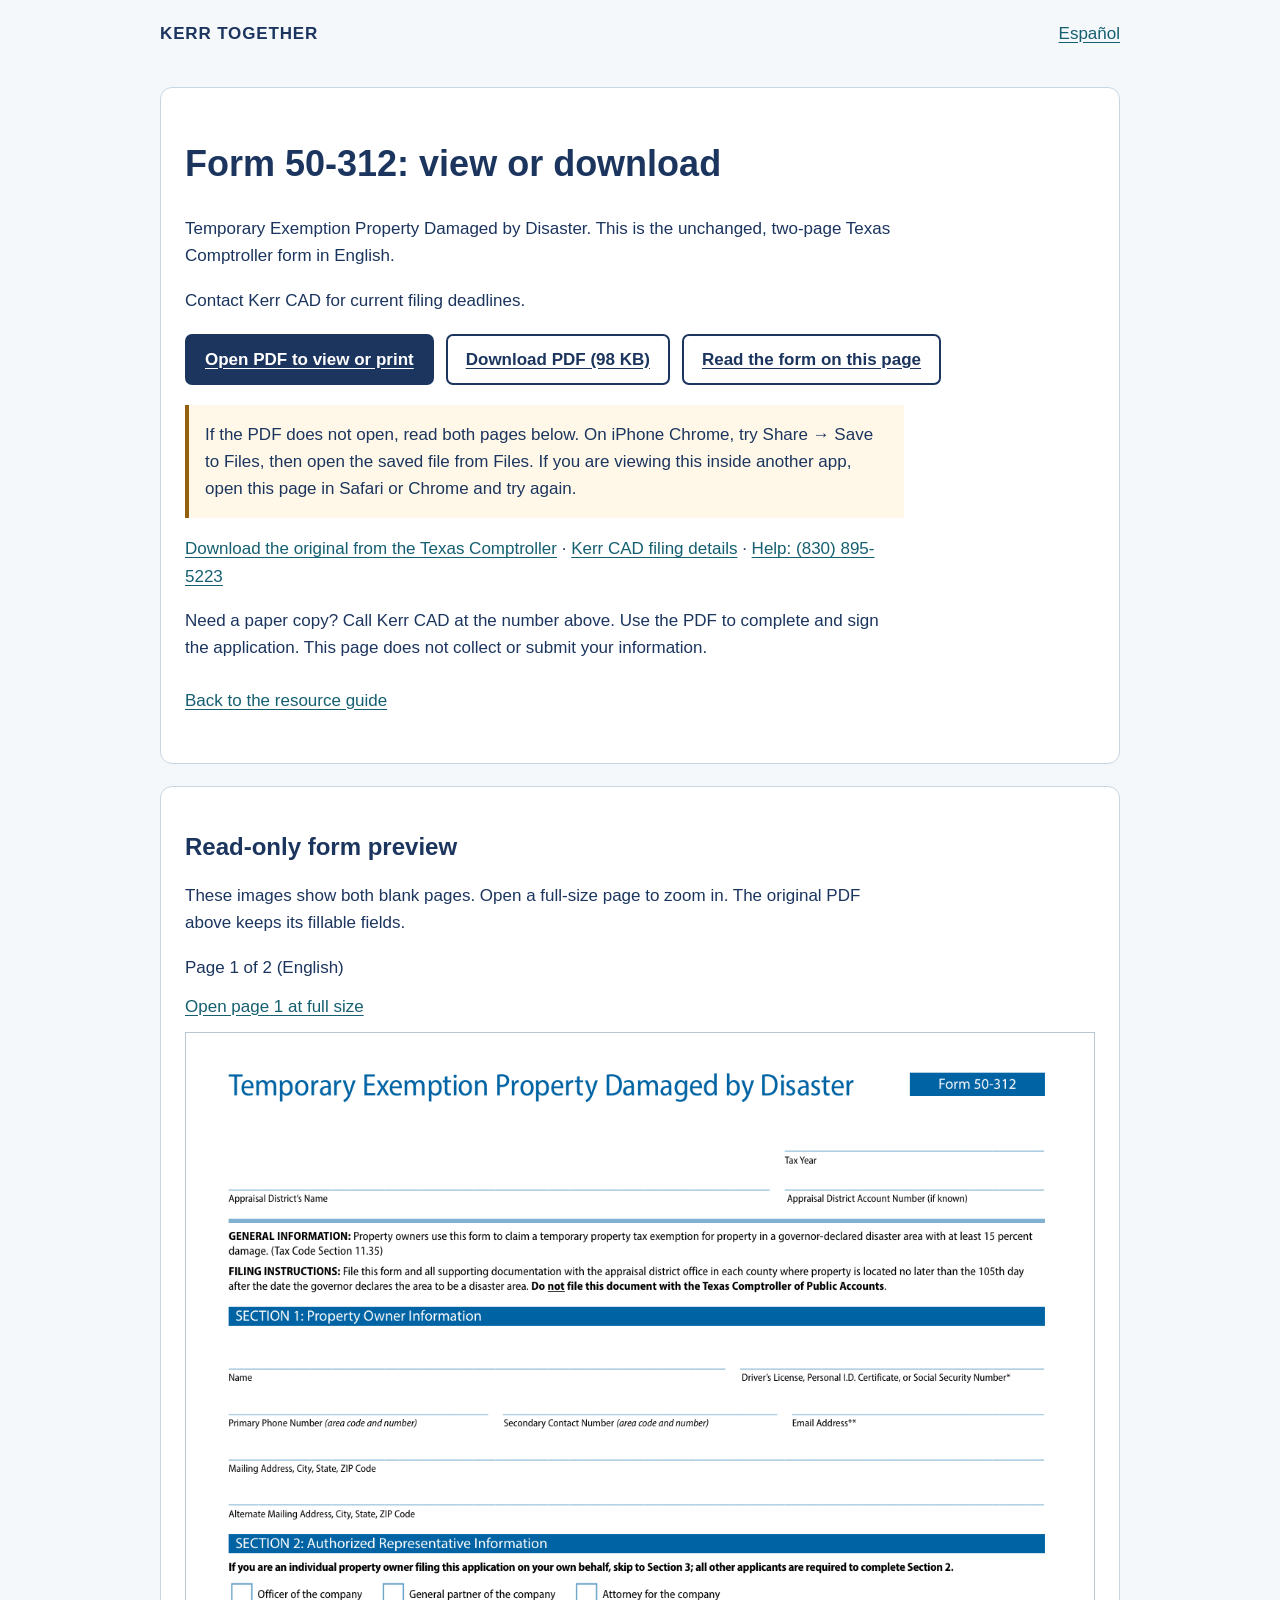
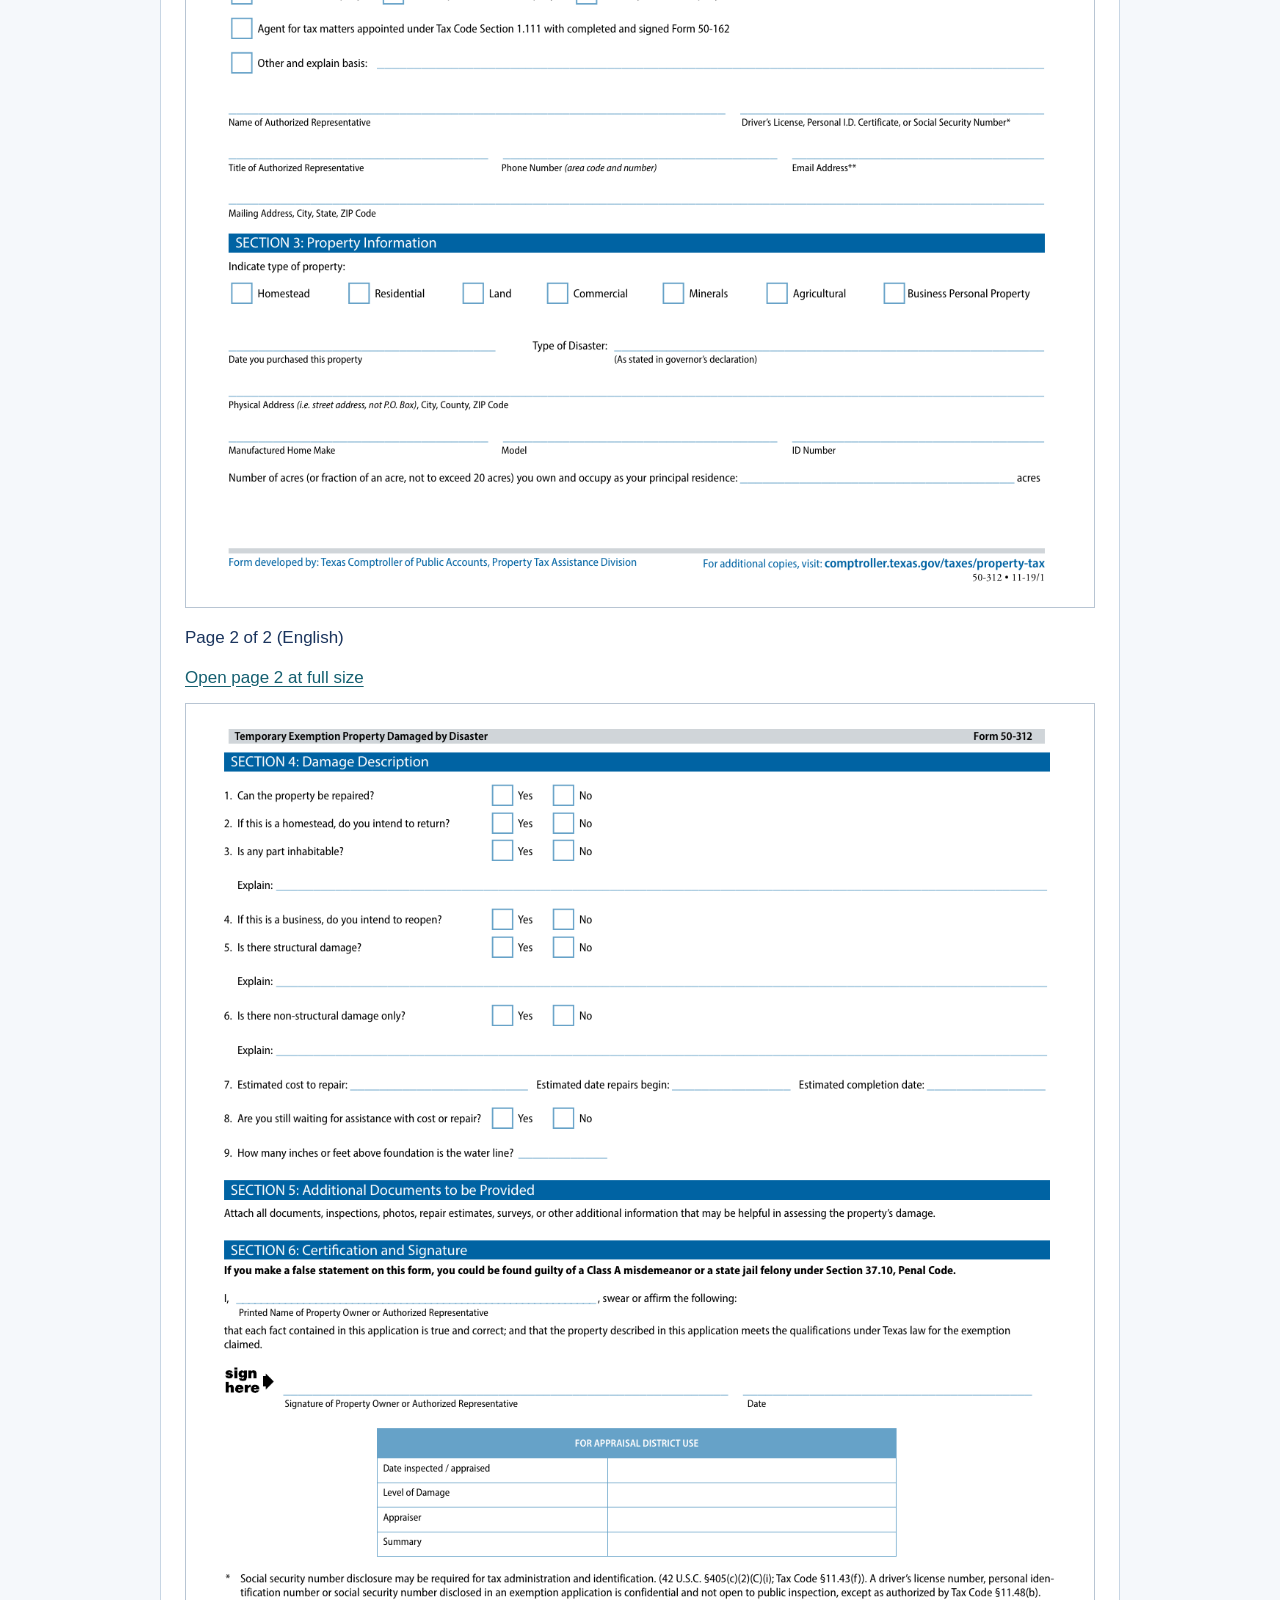
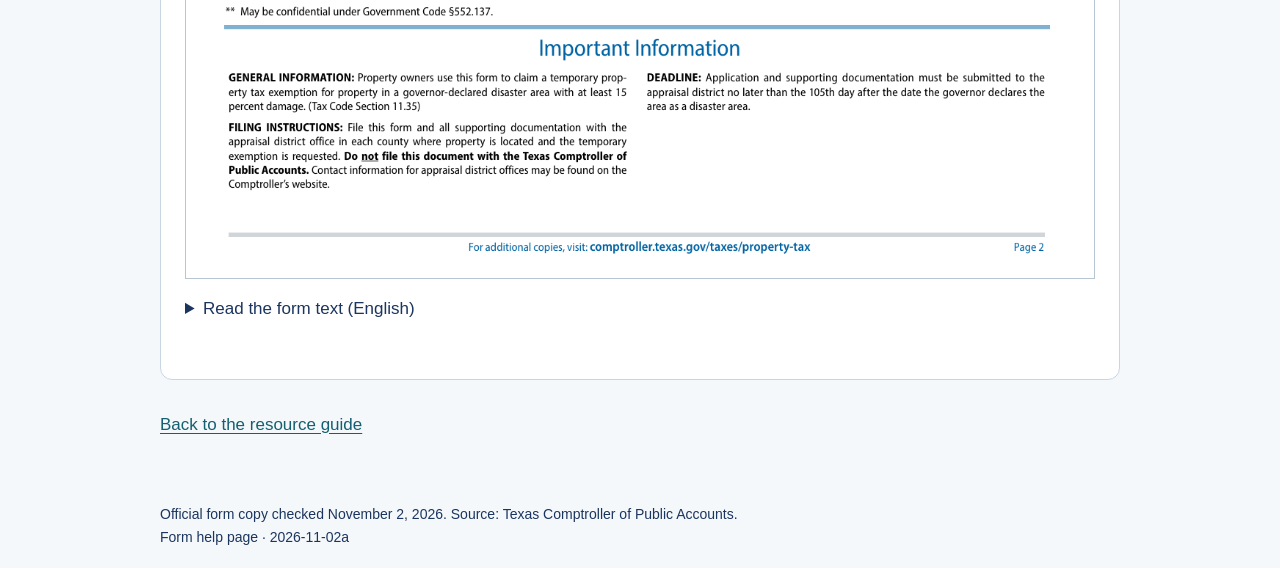
<file: forms/50-312/index.html>
<!doctype html>
<html lang="en"><head><meta charset="utf-8"><meta name="viewport" content="width=device-width, initial-scale=1"><meta name="robots" content="noindex"><title>Form 50-312: view or download | Kerr Together</title><link rel="stylesheet" href="form.css"></head><body>
<a class="skip" href="#main">Skip to the form</a>
<header><strong>KERR TOGETHER</strong><a href="es.html" lang="es" hreflang="es">Español</a></header>
<main id="main"><section class="panel"><h1>Form 50-312: view or download</h1>
<p>Temporary Exemption Property Damaged by Disaster. This is the unchanged, two-page Texas Comptroller form in English.</p>
<p>Contact Kerr CAD for current filing deadlines.</p>
<div class="actions"><a class="button primary" id="view-pdf" href="50-312.pdf">Open PDF to view or print</a><a class="button" id="download-pdf" href="50-312.pdf" download="Texas-Form-50-312.pdf">Download PDF (98 KB)</a><a class="button" href="#preview">Read the form on this page</a></div>
<p class="hint">If the PDF does not open, read both pages below. On iPhone Chrome, try Share → Save to Files, then open the saved file from Files. If you are viewing this inside another app, open this page in Safari or Chrome and try again.</p>
<p><a id="official-pdf" href="https://comptroller.texas.gov/forms/50-312.pdf">Download the original from the Texas Comptroller</a> · <a href="https://kerrcad.org/">Kerr CAD filing details</a> · <a href="tel:+18308955223">Help: (830) 895-5223</a></p>
<p>Need a paper copy? Call Kerr CAD at the number above. Use the PDF to complete and sign the application. This page does not collect or submit your information.</p>
<p class="return"><a href="../../?lang=en#results">Back to the resource guide</a></p></section>
<section class="panel" id="preview" aria-labelledby="preview-title"><h2 id="preview-title">Read-only form preview</h2><p>These images show both blank pages. Open a full-size page to zoom in. The original PDF above keeps its fillable fields.</p>
<figure class="preview"><figcaption>Page 1 of 2 (English)</figcaption><a href="page-1.png">Open page 1 at full size</a><img src="page-1.png" width="1237" height="1600" alt="Blank Form 50-312, page 1. Full text is available below." loading="eager"></figure><figure class="preview"><figcaption>Page 2 of 2 (English)</figcaption><a href="page-2.png">Open page 2 at full size</a><img src="page-2.png" width="1237" height="1600" alt="Blank Form 50-312, page 2. Full text is available below." loading="lazy"></figure><details><summary>Read the form text (English)</summary><p>Text extracted from the original for reading. Use the original PDF to fill out the form.</p><pre lang="en">Temporary Exemption Property Damaged by Disaster                                                                                                                                      Form 50-312



                                                                                                                                              ___________________________________
                                                                                                                                              Tax Year

_________________________________________________________________________                                                                     ___________________________________
Appraisal District’s Name                                                                                                                     Appraisal District Account Number (if known)


GENERAL INFORMATION: Property owners use this form to claim a temporary property tax exemption for property in a governor-declared disaster area with at least 15 percent
damage. (Tax Code Section 11.35)
FILING INSTRUCTIONS: File this form and all supporting documentation with the appraisal district office in each county where property is located no later than the 105th day
after the date the governor declares the area to be a disaster area. Do not file this document with the Texas Comptroller of Public Accounts.

 SECTION 1: Property Owner Information


___________________________________________________________________                                                                _________________________________________
Name                                                                                                                               Driver’s License, Personal I.D. Certificate, or Social Security Number*


___________________________________ ______________________________________                                                                      __________________________________
Primary Phone Number (area code and number)                               Secondary Contact Number (area code and number)                       Email Address**


______________________________________________________________________________________________________________
Mailing Address, City, State, ZIP Code


______________________________________________________________________________________________________________
Alternate Mailing Address, City, State, ZIP Code


 SECTION 2: Authorized Representative Information
If you are an individual property owner filing this application on your own behalf, skip to Section 3; all other applicants are required to complete Section 2.

      Officer of the company
                                                General partner of the company
                                                                                               Attorney for the company


      Agent for tax matters appointed under Tax Code Section 1.111 with completed and signed Form 50-162


      Other and explain basis: ___________________________________________________________________________________________


___________________________________________________________________                                                                _________________________________________
Name of Authorized Representative                                                                                                  Driver’s License, Personal I.D. Certificate, or Social Security Number*


___________________________________ ______________________________________                                                                      __________________________________
Title of Authorized Representative                                        Phone Number (area code and number)                                   Email Address**


______________________________________________________________________________________________________________
Mailing Address, City, State, ZIP Code


 SECTION 3: Property Information
Indicate type of property:

      Homestead
                                      Residential
                                                                     Land
                                                                                         Commercial
                                                                                                                     Minerals
                                                                                                                                               Agricultural
                                                                                                                                                                             Business Personal Property



____________________________________                                              Type of Disaster: ___________________________________________________________
Date you purchased this property                                                                   (As stated in governor’s declaration)


______________________________________________________________________________________________________________
Physical Address (i.e. street address, not P.O. Box), City, County, ZIP Code


___________________________________ ______________________________________                                                                      __________________________________
Manufactured Home Make                                                    Model                                                                 ID Number

Number of acres (or fraction of an acre, not to exceed 20 acres) you own and occupy as your principal residence: _____________________________________ acres




Form developed by: Texas Comptroller of Public Accounts, Property Tax Assistance Division                                For additional copies, visit: comptroller.texas.gov/taxes/property-tax
                                                                                                                                                                                               50-312 • 11-19/1
  Temporary Exemption Property Damaged by Disaster                                                                                                                      Form 50-312

 SECTION 4: Damage Description

1. Can the property be repaired?
                                                                        Yes
                                                                                   No

2. If this is a homestead, do you intend to return?
                                                                        Yes
                                                                                   No

3. Is any part inhabitable?
                                                                        Yes
                                                                                   No

   Explain: ________________________________________________________________________________________________________

4. If this is a business, do you intend to reopen?
                                                                        Yes
                                                                                   No

5. Is there structural damage?
                                                                        Yes
                                                                                   No

   Explain: ________________________________________________________________________________________________________

6. Is there non-structural damage only?
                                                                        Yes
                                                                                   No

   Explain: ________________________________________________________________________________________________________

7. Estimated cost to repair: ________________________ Estimated date repairs begin: ________________ Estimated completion date: ________________

8. Are you still waiting for assistance with cost or repair?
                                                                        Yes
                                                                                   No

9. How many inches or feet above foundation is the water line? ____________


 SECTION 5: Additional Documents to be Provided
Attach all documents, inspections, photos, repair estimates, surveys, or other additional information that may be helpful in assessing the property’s damage.


 SECTION 6: Certification and Signature
If you make a false statement on this form, you could be found guilty of a Class A misdemeanor or a state jail felony under Section 37.10, Penal Code.

I, ____________________________________________________________ , swear or affirm the following:
   Printed Name of Property Owner or Authorized Representative
that each fact contained in this application is true and correct; and that the property described in this application meets the qualifications under Texas law for the exemption
claimed.


             ____________________________________________________________ ________________________________________
              Signature of Property Owner or Authorized Representative                                                Date


                                                                                  FOR APPRAISAL DISTRICT USE

                                     Date inspected / appraised

                                     Level of Damage

                                     Appraiser

                                     Summary


* Social security number disclosure may be required for tax administration and identification. (42 U.S.C. §405(c)(2)(C)(i); Tax Code §11.43(f)). A driver’s license number, personal iden-
  tification number or social security number disclosed in an exemption application is confidential and not open to public inspection, except as authorized by Tax Code §11.48(b).
** May be confidential under Government Code §552.137.


                                                                               Important Information
 GENERAL INFORMATION: Property owners use this form to claim a temporary prop-                   DEADLINE: Application and supporting documentation must be submitted to the
 erty tax exemption for property in a governor-declared disaster area with at least 15           appraisal district no later than the 105th day after the date the governor declares the
 percent damage. (Tax Code Section 11.35)                                                        area as a disaster area.
 FILING INSTRUCTIONS: File this form and all supporting documentation with the
 appraisal district office in each county where property is located and the temporary
 exemption is requested. Do not file this document with the Texas Comptroller of
 Public Accounts. Contact information for appraisal district offices may be found on the
 Comptroller’s website.




                                                          For additional copies, visit: comptroller.texas.gov/taxes/property-tax                                                   Page 2
</pre></details></section>
<p class="return"><a href="../../?lang=en#results">Back to the resource guide</a></p></main><footer>Official form copy checked November 2, 2026. Source: Texas Comptroller of Public Accounts.<br>Form help page · 2026-11-02a</footer></body></html>
</file>
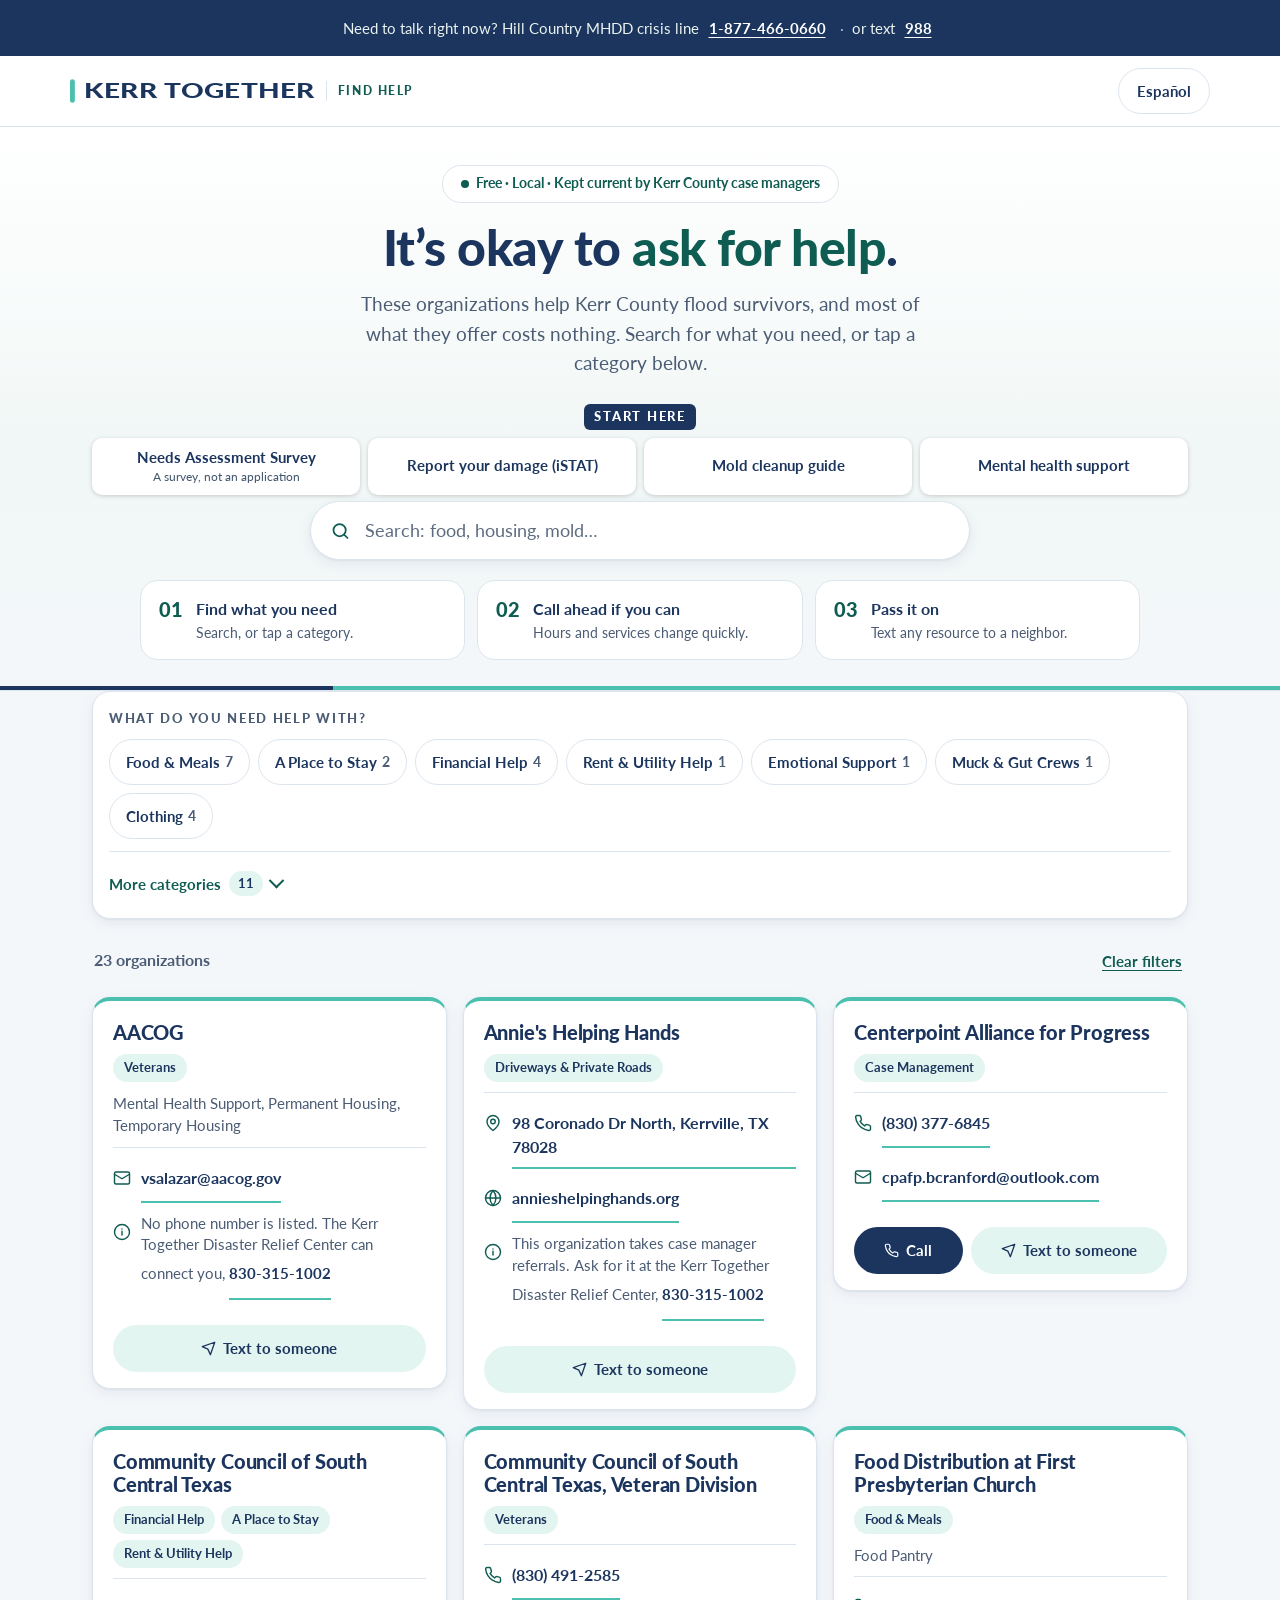
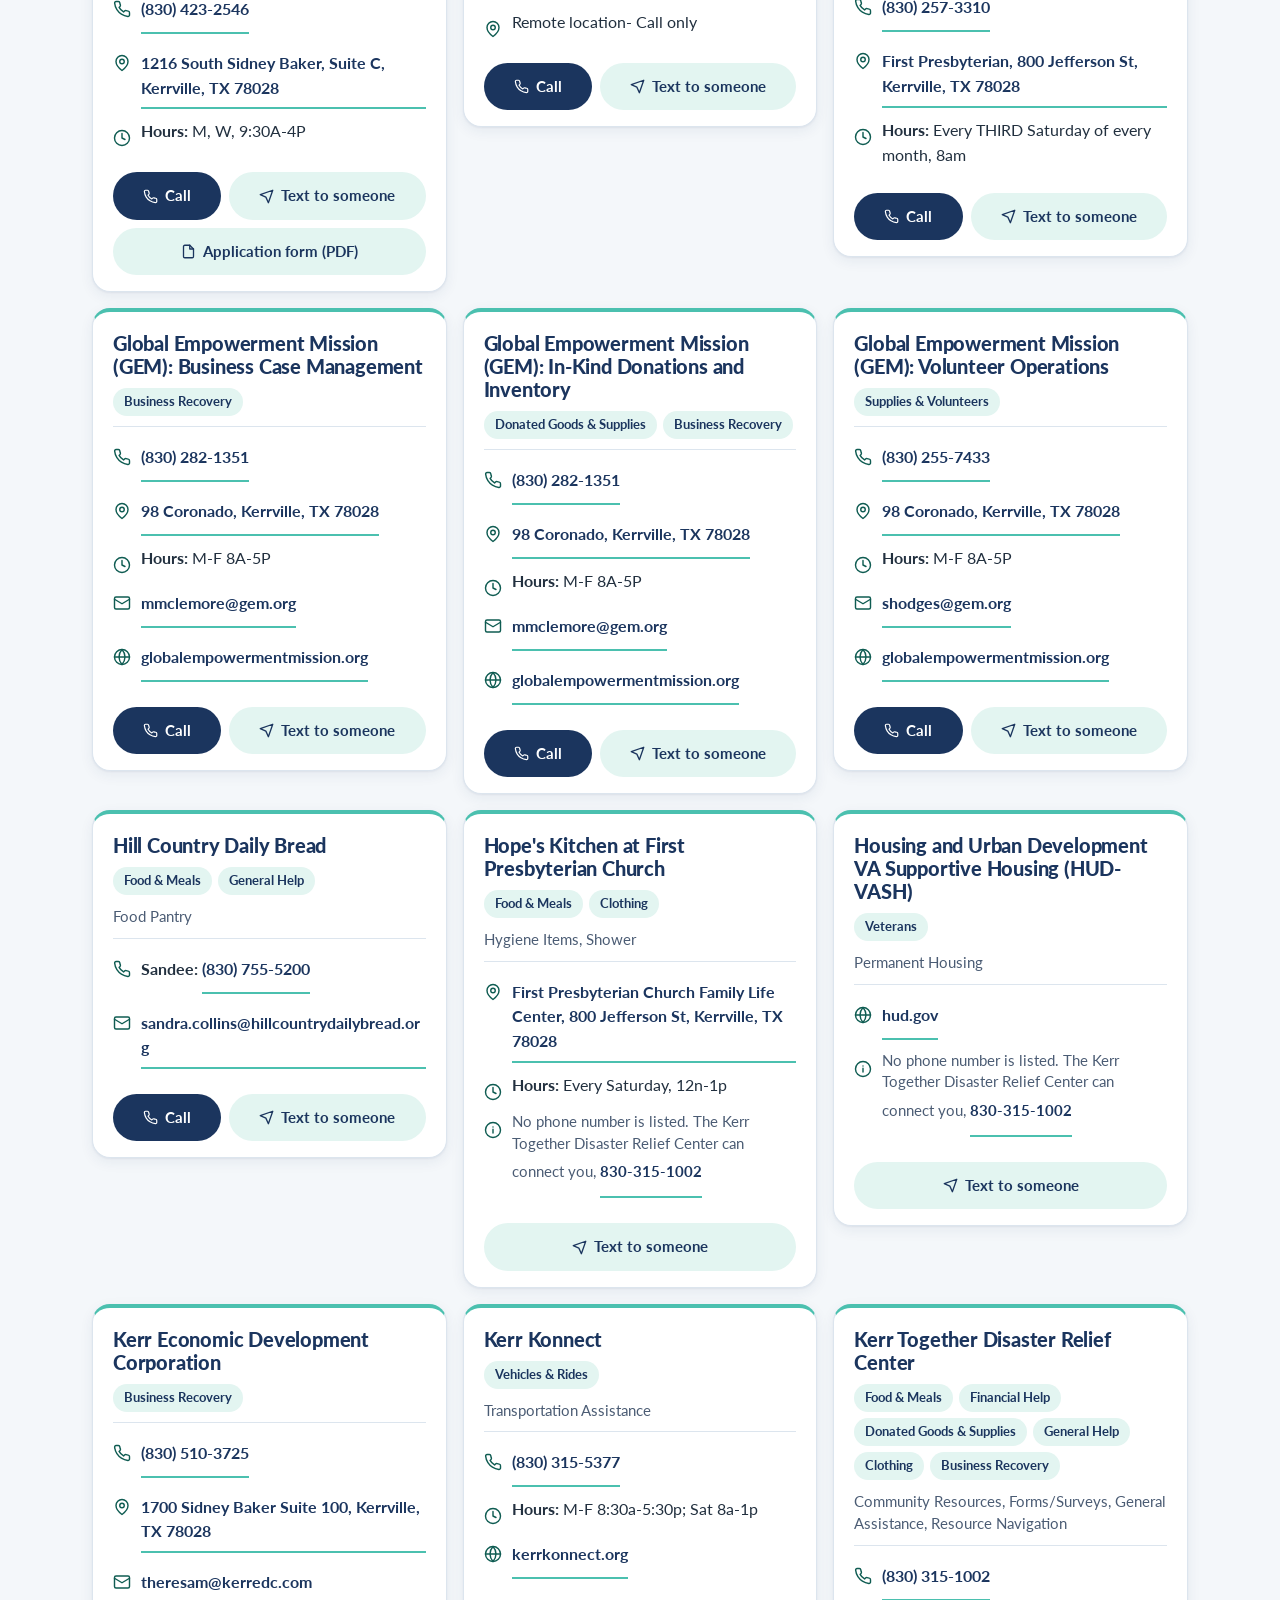
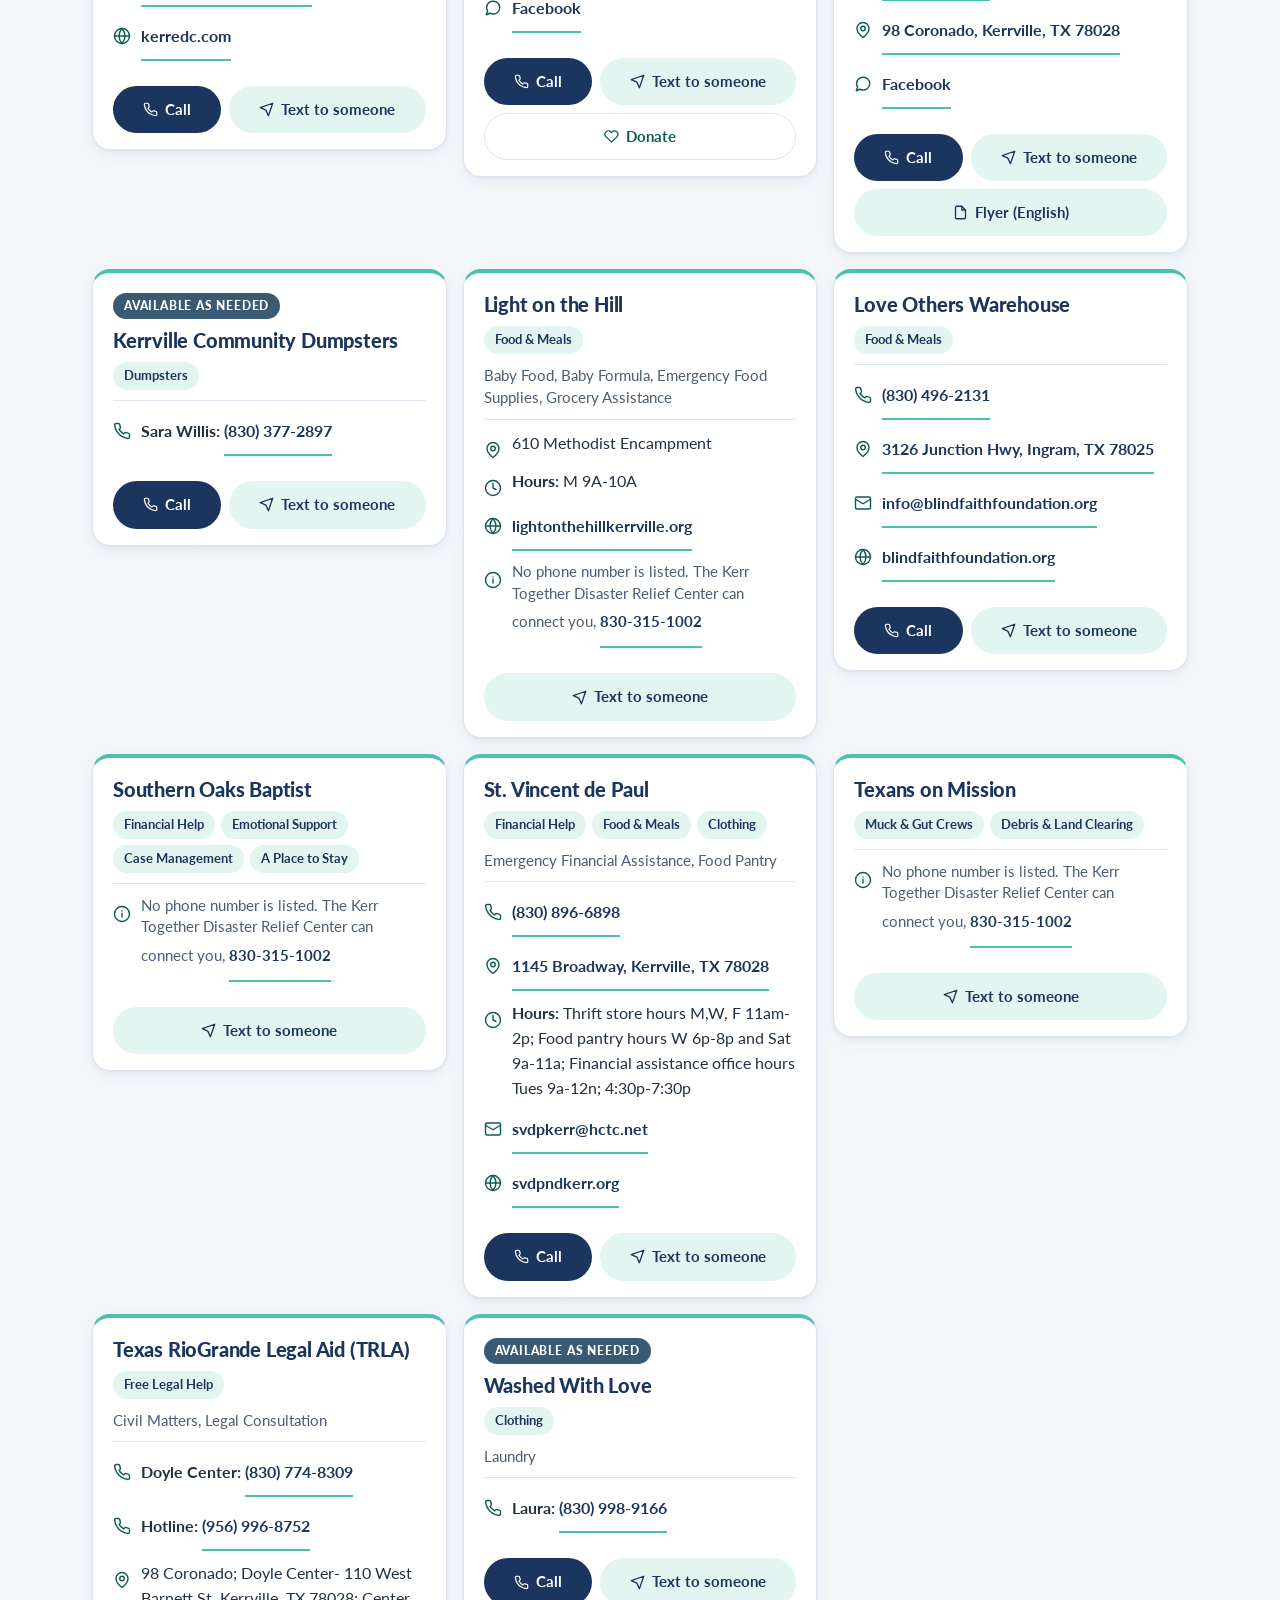
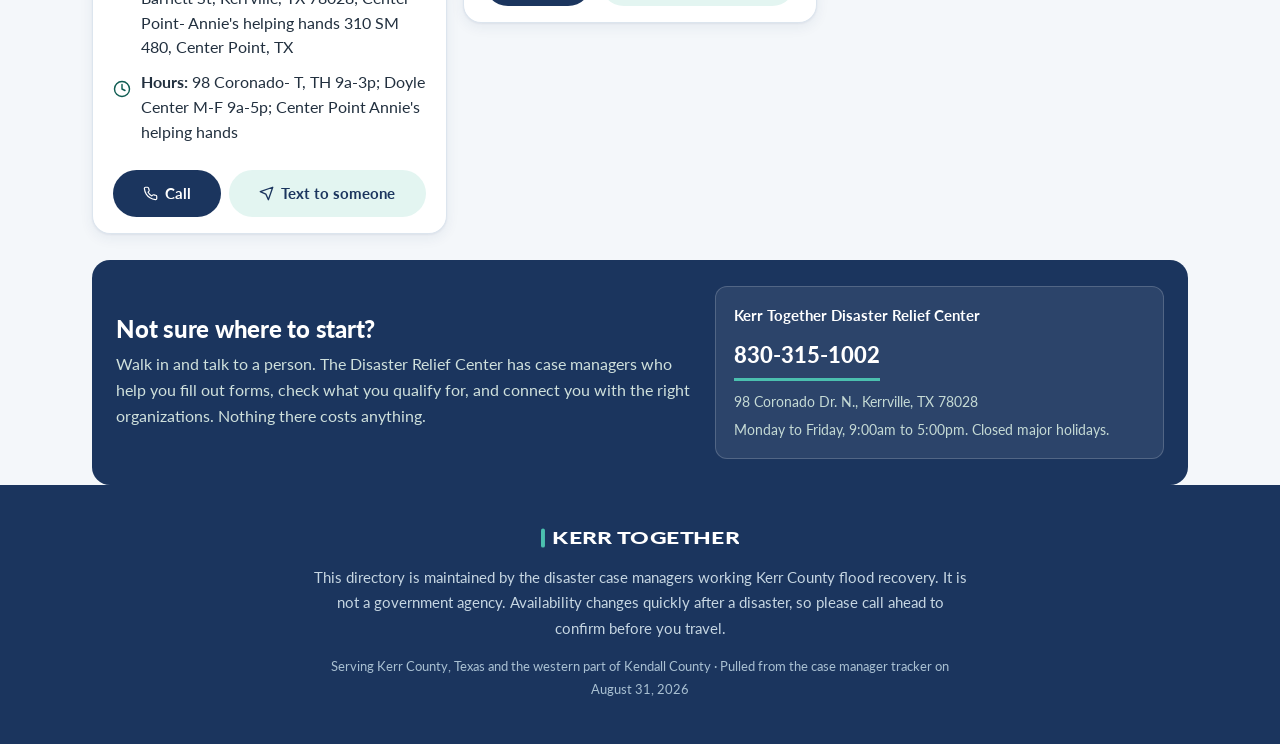
<file: index (1).html>
<!DOCTYPE html>
<html lang="en">
<head>
<meta charset="UTF-8">
<meta name="viewport" content="width=device-width, initial-scale=1.0">
<title>Find Flood Help in Kerr County | Kerr Together</title>
<meta name="description" content="Free, local flood recovery help in Kerr County and western Kendall County, Texas: food, a place to stay, home cleanup, financial help, legal help and more. Search by what you need.">
<meta property="og:title" content="Find Flood Help in Kerr County">
<meta property="og:description" content="Free, local flood recovery help, searchable by what you need.">
<meta property="og:type" content="website">
<meta name="theme-color" content="#1B355E">
<link rel="preconnect" href="https://fonts.googleapis.com">
<link rel="preconnect" href="https://fonts.gstatic.com" crossorigin>
<link href="https://fonts.googleapis.com/css2?family=Lato:wght@400;700;900&amp;display=swap" rel="stylesheet">
<script type="application/ld+json">{"@context": "https://schema.org", "@graph": [{"@type": "WebSite", "name": "Kerr County Flood Help Finder", "inLanguage": ["en", "es"], "description": "Free, local flood recovery help for Kerr County and western Kendall County, Texas."}, {"@type": "ItemList", "name": "Kerr County flood recovery resources", "numberOfItems": 23, "itemListElement": [{"@type": "ListItem", "position": 1, "item": {"@type": "Organization", "name": "AACOG", "email": "vsalazar@aacog.gov"}}, {"@type": "ListItem", "position": 2, "item": {"@type": "Organization", "name": "Annie's Helping Hands", "address": "98 Coronado Dr North, Kerrville, TX 78028", "url": "http://annieshelpinghands.org/"}}, {"@type": "ListItem", "position": 3, "item": {"@type": "Organization", "name": "Centerpoint Alliance for Progress", "telephone": "(830) 377-6845", "email": "cpafp.bcranford@outlook.com"}}, {"@type": "ListItem", "position": 4, "item": {"@type": "Organization", "name": "Community Council of South Central Texas", "telephone": "(830) 423-2546", "address": "1216 South Sidney Baker, Suite C, Kerrville, TX 78028"}}, {"@type": "ListItem", "position": 5, "item": {"@type": "Organization", "name": "Community Council of South Central Texas, Veteran Division", "telephone": "(830) 491-2585"}}, {"@type": "ListItem", "position": 6, "item": {"@type": "Organization", "name": "Food Distribution at First Presbyterian Church", "telephone": "(830) 257-3310", "address": "First Presbyterian, 800 Jefferson St, Kerrville, TX 78028"}}, {"@type": "ListItem", "position": 7, "item": {"@type": "Organization", "name": "Global Empowerment Mission (GEM): Business Case Management", "telephone": "(830) 282-1351", "address": "98 Coronado, Kerrville, TX 78028", "url": "https://www.globalempowermentmission.org/mission/texas-flooding/", "email": "mmclemore@gem.org"}}, {"@type": "ListItem", "position": 8, "item": {"@type": "Organization", "name": "Global Empowerment Mission (GEM): In-Kind Donations and Inventory", "telephone": "(830) 282-1351", "address": "98 Coronado, Kerrville, TX 78028", "url": "https://www.globalempowermentmission.org/mission/texas-flooding/", "email": "mmclemore@gem.org"}}, {"@type": "ListItem", "position": 9, "item": {"@type": "Organization", "name": "Global Empowerment Mission (GEM): Volunteer Operations", "telephone": "(830) 255-7433", "address": "98 Coronado, Kerrville, TX 78028", "url": "https://www.globalempowermentmission.org/mission/texas-flooding/", "email": "shodges@gem.org"}}, {"@type": "ListItem", "position": 10, "item": {"@type": "Organization", "name": "Hill Country Daily Bread", "telephone": "(830) 755-5200", "email": "sandra.collins@hillcountrydailybread.org"}}, {"@type": "ListItem", "position": 11, "item": {"@type": "Organization", "name": "Hope's Kitchen at First Presbyterian Church", "address": "First Presbyterian Church Family Life Center, 800 Jefferson St, Kerrville, TX 78028"}}, {"@type": "ListItem", "position": 12, "item": {"@type": "Organization", "name": "Housing and Urban Development VA Supportive Housing (HUD-VASH)", "url": "https://www.hud.gov/helping-americans/housing-choice-vouchers-homeless-veterans"}}, {"@type": "ListItem", "position": 13, "item": {"@type": "Organization", "name": "Kerr Economic Development Corporation", "telephone": "(830) 510-3725", "address": "1700 Sidney Baker Suite 100, Kerrville, TX 78028", "url": "http://www.kerredc.com/", "email": "theresam@kerredc.com"}}, {"@type": "ListItem", "position": 14, "item": {"@type": "Organization", "name": "Kerr Konnect", "telephone": "(830) 315-5377", "url": "https://kerrkonnect.org/"}}, {"@type": "ListItem", "position": 15, "item": {"@type": "Organization", "name": "Kerr Together Disaster Relief Center", "telephone": "(830) 315-1002", "address": "98 Coronado, Kerrville, TX 78028"}}, {"@type": "ListItem", "position": 16, "item": {"@type": "Organization", "name": "Kerrville Community Dumpsters", "telephone": "(830) 377-2897"}}, {"@type": "ListItem", "position": 17, "item": {"@type": "Organization", "name": "Light on the Hill", "url": "https://www.lightonthehillkerrville.org/food-relief.html"}}, {"@type": "ListItem", "position": 18, "item": {"@type": "Organization", "name": "Love Others Warehouse", "telephone": "(830) 496-2131", "address": "3126 Junction Hwy, Ingram, TX 78025", "url": "https://blindfaithfoundation.org", "email": "info@blindfaithfoundation.org"}}, {"@type": "ListItem", "position": 19, "item": {"@type": "Organization", "name": "Southern Oaks Baptist"}}, {"@type": "ListItem", "position": 20, "item": {"@type": "Organization", "name": "St. Vincent de Paul", "telephone": "(830) 896-6898", "address": "1145 Broadway, Kerrville, TX 78028", "url": "http://svdpndkerr.org", "email": "svdpkerr@hctc.net"}}, {"@type": "ListItem", "position": 21, "item": {"@type": "Organization", "name": "Texans on Mission"}}, {"@type": "ListItem", "position": 22, "item": {"@type": "Organization", "name": "Texas RioGrande Legal Aid (TRLA)", "telephone": "(830) 774-8309"}}, {"@type": "ListItem", "position": 23, "item": {"@type": "Organization", "name": "Washed With Love", "telephone": "(830) 998-9166"}}]}]}</script>
<style>
:root{
  --navy:#1B355E; --navy-2:#2B4770; --teal:#4BC0AF; --teal-ink:#0F5C52; --teal-soft:#E3F5F1;
  --ink:#22303F; --muted:#4B5C74; --paper:#FFFFFF; --wash:#F4F7FA; --line:#DCE5EE;
  --flag:#3A5A73; --amber:#8A5A00; --amber-soft:#FFF6E3;
  --r:18px; --r-sm:12px;
  --sh1:0 1px 2px rgba(27,53,94,.06),0 4px 14px rgba(27,53,94,.07);
  --sh2:0 2px 6px rgba(27,53,94,.08),0 16px 36px rgba(27,53,94,.13);
}
*{box-sizing:border-box;margin:0;padding:0}
html{scroll-behavior:smooth}
body{font-family:'Lato',-apple-system,BlinkMacSystemFont,'Segoe UI',Helvetica,Arial,sans-serif;
  background:var(--wash);color:var(--ink);line-height:1.6;font-size:17.5px;-webkit-font-smoothing:antialiased}
a{color:var(--navy)}
h1,h2,h3{font-weight:900;color:var(--navy);letter-spacing:-.01em;line-height:1.15}
.wrap{max-width:1140px;margin:0 auto;padding:0 22px}
:focus-visible{outline:3px solid var(--teal-ink);outline-offset:2px;border-radius:6px}
.vh{position:absolute;width:1px;height:1px;overflow:hidden;clip:rect(0 0 0 0);clip-path:inset(50%);white-space:nowrap}
.skip{position:absolute;width:1px;height:1px;overflow:hidden;clip:rect(0 0 0 0);clip-path:inset(50%);white-space:nowrap}
.skip:focus{position:absolute;width:auto;height:auto;overflow:visible;clip:auto;clip-path:none;
  left:0;top:0;background:var(--navy);color:#fff;padding:12px 20px;z-index:200;font-weight:700;border-radius:0 0 12px 0}
.crisis{background:var(--navy);color:#EAF3F1;text-align:center;padding:6px 18px;font-size:15px;line-height:1.45}
.crisis .wide{display:inline} .crisis .narrow{display:none}
.nb{white-space:nowrap}
.crisis a{color:#fff;font-weight:700;text-decoration:underline;text-underline-offset:3px;white-space:nowrap;
  display:inline-block;padding:11px 6px;min-height:44px;line-height:22px}
.crisis .sep{color:#9FBBD6;padding:0 4px}
.top{background:var(--paper);border-bottom:1px solid var(--line)}
.topin{display:flex;align-items:center;justify-content:space-between;gap:10px 12px;padding:12px 0;flex-wrap:wrap}
.lock{display:flex;align-items:center;gap:11px;flex:1 1 auto;min-width:0}
.lock svg{display:block;height:32px;width:auto;max-width:100%}
.lock .sub{font-size:12px;font-weight:900;letter-spacing:.13em;text-transform:uppercase;color:var(--teal-ink);
  border-left:1px solid var(--line);padding-left:11px}
.demochip{background:var(--amber);color:#fff;font-size:11px;font-weight:900;letter-spacing:.12em;
  text-transform:uppercase;border-radius:999px;padding:5px 12px;white-space:nowrap}
.lang{background:var(--paper);border:1.5px solid var(--line);border-radius:999px;padding:10px 18px;min-height:46px;
  font-weight:700;font-size:15px;cursor:pointer;color:var(--navy);font-family:inherit}
.lang:hover{border-color:var(--teal);background:var(--teal-soft)}
.hero{background:linear-gradient(180deg,#FFFFFF 0%,#F1F7F6 58%,var(--wash) 100%);
  border-bottom:1px solid var(--line);padding:38px 0 30px;text-align:center;position:relative;overflow:hidden}
.hero::after{content:"";position:absolute;left:0;right:0;bottom:0;height:4px;
  background:linear-gradient(90deg,var(--navy) 0 26%,var(--teal) 26% 100%)}
.eyebrow{display:inline-block;background:var(--paper);border:1px solid var(--line);
  border-radius:999px;padding:7px 18px;font-size:13.5px;font-weight:700;color:var(--teal-ink);margin-bottom:16px}
.eyebrow i{width:8px;height:8px;border-radius:50%;background:var(--teal-ink);display:inline-block;margin-right:7px}
h1{font-size:clamp(31px,4.6vw,50px);max-width:21ch;margin:0 auto 14px;text-wrap:balance}
h1 em{font-style:normal;color:var(--teal-ink)}
.lede{color:var(--muted);max-width:58ch;margin:0 auto 22px;font-size:18.5px;text-wrap:pretty}
.searchwrap{max-width:660px;margin:0 auto 14px;position:relative}
#q{width:100%;padding:18px 24px 18px 54px;font-size:17.5px;font-family:inherit;color:var(--ink);
  border:1.5px solid var(--line);border-radius:999px;background:#fff;box-shadow:var(--sh1)}
#q::placeholder{color:#5D6D80;opacity:1}
#q:focus-visible{border-color:var(--teal-ink);outline:3px solid var(--teal-ink);outline-offset:1px}
.searchwrap .mag{position:absolute;left:20px;top:50%;transform:translateY(-50%);width:21px;height:21px;color:var(--teal-ink);pointer-events:none}
.nojs{max-width:660px;margin:14px auto 0;background:var(--amber-soft);border:1px solid #E8D7AE;color:var(--amber);
  border-radius:var(--r-sm);padding:12px 18px;font-size:14.5px}
.steps{display:grid;gap:12px;grid-template-columns:1fr;max-width:1000px;margin:20px auto 0;text-align:left}
@media(min-width:760px){.steps{grid-template-columns:repeat(3,1fr)}}
.step{background:var(--paper);border:1px solid var(--line);border-radius:var(--r);padding:16px 18px;display:flex;gap:13px}
.step .n{font-weight:900;font-size:20px;color:var(--teal-ink);line-height:1.2;font-variant-numeric:tabular-nums}
.step b{display:block;font-size:15.5px;color:var(--navy)}
.step .d{display:block;font-size:14px;color:var(--muted);line-height:1.5}
main{padding:26px 0 56px}
.filters{background:var(--paper);border:1px solid var(--line);border-radius:var(--r);padding:16px 16px 12px;box-shadow:var(--sh1)}
.flabel{font-size:13px;font-weight:900;letter-spacing:.13em;text-transform:uppercase;color:var(--muted);margin-bottom:10px}
.pills{display:flex;flex-wrap:wrap;gap:8px}
.pill{border:1.5px solid var(--line);background:var(--paper);color:var(--navy);border-radius:999px;
  padding:10px 16px;min-height:46px;display:inline-flex;align-items:center;font-size:15px;font-weight:700;
  cursor:pointer;font-family:inherit;transition:.15s}
.pill:hover{border-color:var(--teal);background:var(--teal-soft)}
.pill[aria-pressed="true"]{background:var(--navy);border-color:var(--navy);color:#fff}
.pill small{font-weight:700;color:var(--muted);margin-left:5px;font-size:13.5px}
.pill[aria-pressed="true"] small{color:#C7D7E4}
.more{margin-top:12px;border-top:1px solid var(--line);padding-top:10px}
.more summary{cursor:pointer;list-style:none;display:inline-flex;align-items:center;gap:8px;min-height:44px;
  font-weight:700;font-size:15px;color:var(--teal-ink)}
.more summary::-webkit-details-marker{display:none}
.more summary::after{content:"";width:9px;height:9px;border-right:2.4px solid currentColor;border-bottom:2.4px solid currentColor;
  transform:rotate(45deg) translate(-2px,-2px);transition:transform .18s}
.more[open] summary::after{transform:rotate(225deg) translate(-3px,-3px)}
.more .cnt{background:var(--teal-soft);color:var(--navy);border-radius:999px;padding:2px 9px;font-size:13px}
.more .pills{margin-top:10px}
.meta{display:flex;justify-content:space-between;align-items:center;gap:10px;flex-wrap:wrap;margin:20px 2px 14px}
#count{font-weight:700;color:var(--muted);font-size:15.5px}
.clear{background:none;border:none;color:var(--teal-ink);font-weight:700;font-size:15px;cursor:pointer;
  min-height:44px;padding:0 4px;font-family:inherit;text-decoration:underline;text-underline-offset:3px}
.grid{display:grid;gap:16px;grid-template-columns:1fr;align-items:start}
@media(min-width:700px){.grid{grid-template-columns:repeat(2,1fr)}}
@media(min-width:1040px){.grid{grid-template-columns:repeat(3,1fr)}}
.card{background:var(--paper);border:1px solid var(--line);border-top:4px solid var(--teal);
  border-radius:var(--r);padding:20px 20px 16px;box-shadow:var(--sh1);display:flex;flex-direction:column;gap:10px}
.card.hide{display:none}
.flags{display:flex;flex-wrap:wrap;gap:6px}
.flag{font-size:11.5px;font-weight:900;letter-spacing:.07em;text-transform:uppercase;color:#fff;
  background:var(--flag);border-radius:999px;padding:4px 11px;display:inline-block}
.card h3{font-size:20px}
.tags{display:flex;flex-wrap:wrap;gap:6px}
.tag{background:var(--teal-soft);color:var(--navy);border-radius:999px;padding:4px 11px;font-size:12.5px;font-weight:700}
.svc{color:var(--muted);font-size:15px;line-height:1.5}
.contact{list-style:none;display:flex;flex-direction:column;border-top:1px solid var(--line);padding-top:6px;font-size:15.5px}
.contact li{display:flex;gap:10px;align-items:flex-start;overflow-wrap:anywhere;padding:5px 0}
.contact a{color:var(--navy);font-weight:700;text-decoration:none;border-bottom:2px solid var(--teal);
  display:inline-block;padding:7px 0;min-height:44px}
.contact a:hover{color:var(--teal-ink)}
.contact li.route{color:var(--muted);font-size:14.5px;line-height:1.5}
.ic{flex:0 0 18px;width:18px;height:18px;margin-top:10px;color:var(--teal-ink)}
.ica{width:15px;height:15px;flex:none}
.acts{display:flex;flex-wrap:wrap;gap:8px;padding-top:10px}
.act{flex:1 1 auto;white-space:nowrap;display:inline-flex;align-items:center;justify-content:center;gap:7px;min-height:46px;
  border-radius:999px;padding:11px 16px;font-size:14.5px;font-weight:700;text-decoration:none;
  background:var(--teal-soft);color:var(--navy);border:1.5px solid transparent;transition:.15s}
.act:hover{border-color:var(--teal)}
.act.primary{background:var(--navy);color:#fff}
.act.primary:hover{background:var(--navy-2)}
.act.ghost{background:var(--paper);border-color:var(--line);color:var(--teal-ink)}
.helper{background:var(--navy);color:#E9F2F0;border-radius:var(--r);padding:26px 24px;margin-top:26px;
  display:grid;gap:16px;align-items:center}
@media(min-width:820px){.helper{grid-template-columns:1.3fr 1fr}}
.helper h2{color:#fff;font-size:24px;margin-bottom:8px}
.helper p{font-size:16px;line-height:1.65;color:#CFE0DC}
.helper .box{background:rgba(255,255,255,.08);border:1px solid rgba(255,255,255,.18);border-radius:var(--r-sm);padding:16px 18px}
.helper .box b{display:block;color:#fff;font-size:15px}
.helper .box a{color:#fff;font-weight:900;font-size:22px;text-decoration:none;border-bottom:3px solid var(--teal);
  display:inline-block;margin:4px 0;padding:6px 0;min-height:44px}
.helper .box span{display:block;color:#C5DAD5;font-size:14px;margin-top:6px}
.none{display:none;text-align:center;padding:54px 20px;background:var(--paper);border:1px dashed var(--line);border-radius:var(--r)}
.none b{display:block;color:var(--navy);font-size:21px;margin-bottom:6px}
.none p{color:var(--muted)}
footer{background:var(--navy);color:#C6D6E2;padding:40px 0 44px;font-size:14.5px;line-height:1.75}
footer .fin{text-align:center;max-width:78ch;margin:0 auto}
footer svg{height:26px;width:auto;margin:0 auto 14px;display:block}
footer .demo{display:inline-block;background:var(--teal);color:var(--navy);font-weight:900;font-size:12px;
  letter-spacing:.12em;text-transform:uppercase;border-radius:999px;padding:5px 14px;margin-bottom:14px}
footer a{color:#fff}
footer .upd{margin-top:14px;font-size:13px;color:#A9C0D2}
.printonly{display:none}
@media (prefers-reduced-motion: reduce){*{animation:none!important;transition:none!important;scroll-behavior:auto!important}}
@media(max-width:440px){ .act{white-space:normal;text-align:center;line-height:1.25} }
@media(max-width:600px){ .crisis .wide{display:none} .crisis .narrow{display:inline} .crisis .sep{display:none} .crisis{font-size:14.5px} }
@media(max-width:600px){
  .step{padding:12px 15px;align-items:center}
  .step .d{display:none}
  .steps{gap:8px} .lede{font-size:17px}
  .lock svg{height:28px} .lock .sub{font-size:11px;padding-left:9px}
  .card{padding:18px 17px 14px} .act{flex:1 1 100%}
}
@media(max-width:700px){ .demochip{order:3;flex:1 0 100%;text-align:center} }
@media(max-width:400px){ .lock .sub{display:none} }
@media print{
  body{background:#fff;font-size:11.5px;color:#000}
  .crisis,.lang,.searchwrap,.nojs,.steps,.filters,.clear,.acts,.hero::after,.demochip{display:none!important}
  .printonly{display:block;border:1.5px solid #1B355E;border-radius:6px;padding:7px 10px;margin:0 0 10px;
    font-size:11px;color:#1B355E;font-weight:700}
  .hero{padding:0 0 10px;background:#fff;border:none;text-align:left}
  h1{font-size:22px;max-width:none;margin:0 0 6px} .lede{font-size:12px;margin:0;max-width:none;text-align:left}
  .eyebrow{display:none} .top{border-bottom:2px solid #1B355E} .lock svg{height:26px}
  .grid{display:grid;grid-template-columns:1fr 1fr;gap:7px;align-items:start}
  .card{break-inside:avoid;page-break-inside:avoid;box-shadow:none;border:1px solid #B9C6D4;
    border-top:3px solid #1B355E;border-radius:6px;margin:0;padding:9px 11px;gap:5px}
  .card h3{font-size:14px} .contact{padding-top:6px;font-size:11px} .svc{font-size:11px}
  .contact a{padding:0;min-height:0;border-bottom:none;text-decoration:underline}
  .contact li{padding:2px 0} .tag{font-size:9.5px;padding:2px 8px}
  .ic{flex:0 0 13px;width:13px;height:13px;margin-top:1px}
  .flag{color:#000;background:#fff;border:1px solid #000;font-size:9px}
  .helper{background:#fff;color:#000;border:2px solid #1B355E;page-break-inside:avoid}
  .helper h2,.helper .box b,.helper .box a{color:#000} .helper p,.helper .box span{color:#333}
  .helper .box{background:#fff;border:1px solid #999} .helper .box a{border-bottom:none;padding:0;min-height:0}
  footer{background:#fff;color:#333;border-top:2px solid #1B355E;padding:14px 0}
  footer a{color:#000} footer .upd{color:#333} footer .demo{background:#fff;color:#000;border:1px solid #000}
  footer svg .wm{fill:#1B355E!important} footer svg .kl{fill:#4BC0AF!important}
  .card.hide{display:none!important}
}

.start{margin:18px 0 6px}
.startlabel{display:inline-block;font-size:12.5px;font-weight:900;letter-spacing:.14em;text-transform:uppercase;color:#FFFFFF;background:#1B355E;border-radius:6px;padding:3px 10px;margin:0 0 8px}
.startgrid{display:grid;grid-template-columns:repeat(auto-fit,minmax(150px,1fr));gap:8px}
.startbtn{display:flex;flex-direction:column;justify-content:center;min-height:48px;padding:9px 12px;
 background:#fff;color:var(--navy);border-radius:10px;text-decoration:none;font-weight:700;font-size:14.5px;line-height:1.25;
 border:2px solid rgba(255,255,255,.0);box-shadow:0 1px 4px rgba(0,0,0,.18)}
.startbtn:hover{background:#EAF6F3}
.startbtn:focus-visible{outline:3px solid var(--teal);outline-offset:2px}
.startbtn .sub2{display:block;font-weight:400;font-size:12px;color:#41546B;margin-top:2px}
@media(max-width:420px){.startgrid{grid-template-columns:1fr 1fr;gap:6px}.startbtn{font-size:13px;min-height:44px;padding:7px 9px}.hero .eyebrow{display:none}.hero h1{font-size:26px;margin:6px 0 6px}.hero .lede{font-size:14px;margin:0 0 10px;line-height:1.45}.hero{padding-top:14px}.start{margin:10px 0 4px}.startlabel{margin:0 0 6px}}
@media print{.start{display:none!important}}
</style>
</head>
<body>
<a class="skip" href="#results"><span class="i18n" data-en="Skip to the resource list" data-es="Ir a la lista de recursos">Skip to the resource list</span></a>

<div class="crisis" id="crisisBar" role="region" aria-label="Crisis support" data-aria-en="Crisis support" data-aria-es="Apoyo en crisis">
  <span class="i18n" data-en="Need to talk right now?" data-es="¿Necesita hablar ahora?">Need to talk right now?</span>
  <span class="wide"><span class="i18n" data-en="Hill Country MHDD crisis line" data-es="Línea de crisis de Hill Country MHDD">Hill Country MHDD crisis line</span></span><span class="narrow"><span class="i18n" data-en="Crisis line" data-es="Línea de crisis">Crisis line</span></span>
  <a href="tel:+18774660660">1-877-466-0660</a>
  <span class="sep" aria-hidden="true">·</span> <span class="i18n" data-en="or text" data-es="o envíe un texto al">or text</span> <a href="sms:988">988</a>
</div>

<header class="top">
  <div class="wrap topin">
    <span class="lock"><!-- PLACEHOLDER WORDMARK: replace this whole <svg> element with the real logo file from https://kerrtogether.com/wp-content/uploads/2025/11/kerr-together-logo.svg --><svg viewBox="0 0 352 46" role="img" aria-label="Kerr Together" xmlns="http://www.w3.org/2000/svg"><rect class="kl" x="0" y="6" width="7" height="34" rx="3.5" fill="#4BC0AF"/><text class="wm" x="20" y="33" textLength="332" lengthAdjust="spacingAndGlyphs" font-family="Lato,'Helvetica Neue',Arial,sans-serif" font-size="30" font-weight="900" fill="#1B355E">KERR TOGETHER</text></svg><span class="sub"><span class="i18n" data-en="Find Help" data-es="Buscar ayuda">Find Help</span></span></span>
    <button class="lang" id="langBtn" type="button" lang="es">Español</button>
  </div>
</header>

<section class="hero">
  <div class="wrap">
    <span class="eyebrow"><i aria-hidden="true"></i><span class="i18n" data-en="Free · Local · Kept current by Kerr County case managers" data-es="Gratis · Local · Actualizado por manejadores de casos del condado de Kerr">Free · Local · Kept current by Kerr County case managers</span></span>
    <h1><span class="i18n" data-en="It’s okay to &lt;em&gt;ask for help&lt;/em&gt;." data-es="Está bien &lt;em&gt;pedir ayuda&lt;/em&gt;.">It’s okay to <em>ask for help</em>.</span></h1>
    <p class="lede"><span class="i18n" data-en="These organizations help Kerr County flood survivors, and most of what they offer costs nothing. Search for what you need, or tap a category below." data-es="Estas organizaciones ayudan a los sobrevivientes de la inundación del condado de Kerr, y la mayoría de lo que ofrecen no cuesta nada. Busque lo que necesita o elija una categoría.">These organizations help Kerr County flood survivors, and most of what they offer costs nothing. Search for what you need, or tap a category below.</span></p>
    <nav class="start" aria-label="Start here" data-aria-en="Start here" data-aria-es="Para empezar">
      <p class="startlabel"><span class="i18n" data-en="Start here" data-es="Para empezar">Start here</span></p>
      <div class="startgrid">
        <a class="startbtn" href="https://forms.connectivetx.org/376"><span class="i18n" data-en="Needs Assessment Survey" data-es="Encuesta de necesidades">Needs Assessment Survey</span><span class="sub2"><span class="i18n" data-en="A survey, not an application" data-es="Es una encuesta, no una solicitud">A survey, not an application</span></span></a>
        <a class="startbtn" href="https://damage.tdem.texas.gov"><span class="i18n" data-en="Report your damage (iSTAT)" data-es="Reporte sus daños (iSTAT)">Report your damage (iSTAT)</span></a>
        <a class="startbtn" href="https://www.cdc.gov/mold-health/communication-resources/guide-to-mold-cleanup.html" data-href-en="https://www.cdc.gov/mold-health/communication-resources/guide-to-mold-cleanup.html" data-href-es="https://www.cdc.gov/mold-health/es/communication-resources/guia-para-los-duenos-de-casa-y-los-inquilinos-sobre-la-limpieza-del-moho-despues-de-desastres.html"><span class="i18n" data-en="Mold cleanup guide" data-es="Guía para limpiar el moho">Mold cleanup guide</span></a>
        <a class="startbtn" href="https://kerrtogether.com/get-help/recovery-resources/mental-health/"><span class="i18n" data-en="Mental health support" data-es="Apoyo de salud mental">Mental health support</span></a>
      </div>
    </nav>
    <div class="searchwrap">
      <svg class="mag" viewBox="0 0 24 24" fill="none" stroke="currentColor" stroke-width="2" aria-hidden="true"><circle cx="11" cy="11" r="7"/><path d="m20 20-3.6-3.6" stroke-linecap="round"/></svg>
      <label class="skip" for="q"><span class="i18n" data-en="Search resources" data-es="Buscar recursos">Search resources</span></label>
      <input id="q" type="search" autocomplete="off" placeholder="Search: food, housing, mold…"
        data-ph-en="Search: food, housing, mold…" data-ph-es="Buscar: comida, vivienda, moho…"
        aria-label="Search resources" data-aria-en="Search resources" data-aria-es="Buscar recursos">
    </div>
    <noscript><div class="nojs"><span class="i18n" data-en="Search, filters and the Español button need JavaScript. Every organization is still listed in full below, in English." data-es="La búsqueda, los filtros y el botón Español necesitan JavaScript. Todas las organizaciones aparecen completas abajo, en inglés.">Search, filters and the Español button need JavaScript. Every organization is still listed in full below, in English.</span></div></noscript>
    <div class="steps">
      <div class="step"><span class="n">01</span><div><b><span class="i18n" data-en="Find what you need" data-es="Encuentre lo que necesita">Find what you need</span></b><span class="d"><span class="i18n" data-en="Search, or tap a category." data-es="Busque o elija una categoría.">Search, or tap a category.</span></span></div></div>
      <div class="step"><span class="n">02</span><div><b><span class="i18n" data-en="Call ahead if you can" data-es="Llame antes si puede">Call ahead if you can</span></b><span class="d"><span class="i18n" data-en="Hours and services change quickly." data-es="Los horarios y servicios cambian rápido.">Hours and services change quickly.</span></span></div></div>
      <div class="step"><span class="n">03</span><div><b><span class="i18n" data-en="Pass it on" data-es="Compártalo">Pass it on</span></b><span class="d"><span class="i18n" data-en="Text any resource to a neighbor." data-es="Envíe cualquier recurso a un vecino.">Text any resource to a neighbor.</span></span></div></div>
    </div>
  </div>
</section>

<main class="wrap" id="results">
  <div class="printonly"><span class="i18n" data-en="Kerr County flood help. Availability changes fast, please call ahead. Not sure where to start? Kerr Together Disaster Relief Center, 98 Coronado Dr. N., Kerrville," data-es="Ayuda por la inundación del condado de Kerr. La disponibilidad cambia rápido, llame antes. ¿No sabe por dónde empezar? Kerr Together Disaster Relief Center, 98 Coronado Dr. N., Kerrville,">Kerr County flood help. Availability changes fast, please call ahead. Not sure where to start? Kerr Together Disaster Relief Center, 98 Coronado Dr. N., Kerrville,</span> <span class="nb">830-315-1002</span>, <span class="i18n" data-en="Monday to Friday 9am to 5pm." data-es="lunes a viernes de 9am a 5pm.">Monday to Friday 9am to 5pm.</span> <span class="i18n" data-en="Hill Country MHDD crisis line" data-es="Línea de crisis de Hill Country MHDD">Hill Country MHDD crisis line</span> <span class="nb">1-877-466-0660</span>, <span class="i18n" data-en="or call or text" data-es="o llame o envíe un texto al">or call or text</span> <span class="nb">988</span>.</div>
  <div class="printonly"><span class="i18n" data-en="Start here:" data-es="Para empezar:">Start here:</span> <span class="i18n" data-en="Needs Assessment Survey (a survey, not an application)" data-es="Encuesta de necesidades (es una encuesta, no una solicitud)">Needs Assessment Survey (a survey, not an application)</span>: forms.connectivetx.org/376 &middot; <span class="i18n" data-en="Report your damage (iSTAT)" data-es="Reporte sus daños (iSTAT)">Report your damage (iSTAT)</span>: damage.tdem.texas.gov &middot; <span class="i18n" data-en="Mold cleanup guide" data-es="Guía para limpiar el moho">Mold cleanup guide</span>: cdc.gov/mold-health/communication-resources/guide-to-mold-cleanup.html &middot; <span class="i18n" data-en="Mental health support" data-es="Apoyo de salud mental">Mental health support</span>: kerrtogether.com/get-help/recovery-resources/mental-health</div>
  <div class="filters">
    <div class="flabel"><span class="i18n" data-en="What do you need help with?" data-es="¿Con qué necesita ayuda?">What do you need help with?</span></div>
    <div class="pills" id="pills" role="group" aria-label="Filter by category" data-aria-en="Filter by category" data-aria-es="Filtrar por categoría"><button class="pill" type="button" data-cat="FOOD" aria-pressed="false"><span class="i18n" data-en="Food &amp; Meals" data-es="Comida y despensa">Food &amp; Meals</span> <small>7</small></button><button class="pill" type="button" data-cat="TEMPORARY_SHELTER" aria-pressed="false"><span class="i18n" data-en="A Place to Stay" data-es="Un lugar donde quedarse">A Place to Stay</span> <small>2</small></button><button class="pill" type="button" data-cat="FINANCIAL_ASSISTANCE" aria-pressed="false"><span class="i18n" data-en="Financial Help" data-es="Ayuda económica">Financial Help</span> <small>4</small></button><button class="pill" type="button" data-cat="RENT_UTILITY_ASSISTANCE" aria-pressed="false"><span class="i18n" data-en="Rent &amp; Utility Help" data-es="Ayuda con renta y servicios públicos">Rent &amp; Utility Help</span> <small>1</small></button><button class="pill" type="button" data-cat="MENTAL_HEALTH" aria-pressed="false"><span class="i18n" data-en="Emotional Support" data-es="Apoyo emocional">Emotional Support</span> <small>1</small></button><button class="pill" type="button" data-cat="MUCK_AND_GUT" aria-pressed="false"><span class="i18n" data-en="Muck &amp; Gut Crews" data-es="Cuadrillas de limpieza y demolición interior">Muck &amp; Gut Crews</span> <small>1</small></button><button class="pill" type="button" data-cat="CLOTHING" aria-pressed="false"><span class="i18n" data-en="Clothing" data-es="Ropa">Clothing</span> <small>4</small></button></div>
    <details class="more" id="moreBox">
      <summary><span class="i18n" data-en="More categories" data-es="Más categorías">More categories</span> <span class="cnt">11</span></summary>
      <div class="pills" id="pills2" role="group" aria-label="More categories" data-aria-en="More categories" data-aria-es="Más categorías"><button class="pill" type="button" data-cat="BUSINESS_ASSISTANCE" aria-pressed="false"><span class="i18n" data-en="Business Recovery" data-es="Recuperación de negocios">Business Recovery</span> <small>4</small></button><button class="pill" type="button" data-cat="CASE_MANAGEMENT" aria-pressed="false"><span class="i18n" data-en="Case Management" data-es="Manejo de casos">Case Management</span> <small>2</small></button><button class="pill" type="button" data-cat="DEBRIS_LAND_CLEARING" aria-pressed="false"><span class="i18n" data-en="Debris &amp; Land Clearing" data-es="Limpieza de escombros y terrenos">Debris &amp; Land Clearing</span> <small>1</small></button><button class="pill" type="button" data-cat="DONATIONS" aria-pressed="false"><span class="i18n" data-en="Donated Goods &amp; Supplies" data-es="Donaciones y suministros">Donated Goods &amp; Supplies</span> <small>2</small></button><button class="pill" type="button" data-cat="DRIVEWAY_REPAIR" aria-pressed="false"><span class="i18n" data-en="Driveways &amp; Private Roads" data-es="Entradas y caminos privados">Driveways &amp; Private Roads</span> <small>1</small></button><button class="pill" type="button" data-cat="DUMPSTERS" aria-pressed="false"><span class="i18n" data-en="Dumpsters" data-es="Contenedores de basura">Dumpsters</span> <small>1</small></button><button class="pill" type="button" data-cat="GENERAL" aria-pressed="false"><span class="i18n" data-en="General Help" data-es="Ayuda general">General Help</span> <small>2</small></button><button class="pill" type="button" data-cat="LEGAL_AID" aria-pressed="false"><span class="i18n" data-en="Free Legal Help" data-es="Ayuda legal gratuita">Free Legal Help</span> <small>1</small></button><button class="pill" type="button" data-cat="SUPPLY_VOLUNTEER_ASSISTANCE" aria-pressed="false"><span class="i18n" data-en="Supplies &amp; Volunteers" data-es="Suministros y voluntarios">Supplies &amp; Volunteers</span> <small>1</small></button><button class="pill" type="button" data-cat="VEHICLE_ASSISTANCE" aria-pressed="false"><span class="i18n" data-en="Vehicles &amp; Rides" data-es="Vehículos y transporte">Vehicles &amp; Rides</span> <small>1</small></button><button class="pill" type="button" data-cat="VETERAN_ASSISTANCE" aria-pressed="false"><span class="i18n" data-en="Veterans" data-es="Veteranos">Veterans</span> <small>3</small></button></div>
    </details>
  </div>
  <div class="meta">
    <div id="count" aria-live="polite">23 <span class="i18n" data-en="organizations" data-es="organizaciones">organizations</span></div>
    <button class="clear" id="clearBtn" type="button"><span class="i18n" data-en="Clear filters" data-es="Borrar filtros">Clear filters</span></button>
  </div>
  <h2 class="vh"><span class="i18n" data-en="Organizations that can help" data-es="Organizaciones que pueden ayudar">Organizations that can help</span></h2>
  <div class="grid" id="grid">
<article class="card" data-cats="VETERAN_ASSISTANCE" data-text="aacog mental health support, permanent housing, temporary housing veterans veteran veterans va military veterano veteranos militar" data-text-es="aacog apoyo de salud mental, vivienda permanente, vivienda temporal veteranos veteran veterans va military veterano veteranos militar"><h3>AACOG</h3><div class="tags"><span class="tag"><span class="i18n" data-en="Veterans" data-es="Veteranos">Veterans</span></span></div><p class="svc"><span class="i18n" data-en="Mental Health Support, Permanent Housing, Temporary Housing" data-es="Apoyo de salud mental, Vivienda permanente, Vivienda temporal">Mental Health Support, Permanent Housing, Temporary Housing</span></p><ul class="contact"><li><svg class="ic" viewBox="0 0 24 24" fill="none" stroke="currentColor" stroke-width="1.9" stroke-linecap="round" stroke-linejoin="round" aria-hidden="true"><rect x="2" y="4" width="20" height="16" rx="2"/><path d="m22 7-10 6L2 7"/></svg><span><a href="mailto:vsalazar@aacog.gov">vsalazar@aacog.gov</a></span></li><li class="route"><svg class="ic" viewBox="0 0 24 24" fill="none" stroke="currentColor" stroke-width="1.9" stroke-linecap="round" stroke-linejoin="round" aria-hidden="true"><circle cx="12" cy="12" r="10"/><path d="M12 16v-5M12 8h.01"/></svg><span><span class="i18n" data-en="No phone number is listed. The Kerr Together Disaster Relief Center can connect you, " data-es="No hay número de teléfono. El Kerr Together Disaster Relief Center puede conectarle, ">No phone number is listed. The Kerr Together Disaster Relief Center can connect you, </span><a href="tel:+18303151002">830-315-1002</a></span></li></ul><div class="acts"><a class="act share" href="sms:?body=AACOG.%20Kerr%20County%20flood%20help" data-sms-en="sms:?body=AACOG.%20Kerr%20County%20flood%20help" data-sms-es="sms:?body=AACOG.%20Ayuda%20por%20la%20inundaci%C3%B3n%20del%20condado%20de%20Kerr"><svg class="ica" viewBox="0 0 24 24" fill="none" stroke="currentColor" stroke-width="2.1" stroke-linecap="round" stroke-linejoin="round" aria-hidden="true"><path d="m22 2-7 20-4-9-9-4 20-7z"/></svg><span class="i18n" data-en="Text to someone" data-es="Enviar por texto">Text to someone</span></a></div></article>
<article class="card" data-cats="DRIVEWAY_REPAIR" data-text="annie&#x27;s helping hands 98 coronado dr north, kerrville, tx 78028 driveways &amp; private roads driveway road private road culvert entrada camino privado acceso" data-text-es="annie&#x27;s helping hands 98 coronado dr north, kerrville, tx 78028 entradas y caminos privados driveway road private road culvert entrada camino privado acceso"><h3>Annie&#x27;s Helping Hands</h3><div class="tags"><span class="tag"><span class="i18n" data-en="Driveways &amp; Private Roads" data-es="Entradas y caminos privados">Driveways &amp; Private Roads</span></span></div><ul class="contact"><li><svg class="ic" viewBox="0 0 24 24" fill="none" stroke="currentColor" stroke-width="1.9" stroke-linecap="round" stroke-linejoin="round" aria-hidden="true"><path d="M20 10c0 6-8 12-8 12s-8-6-8-12a8 8 0 0 1 16 0z"/><circle cx="12" cy="10" r="3"/></svg><span><a target="_blank" rel="noopener" href="https://maps.google.com/?q=98%20Coronado%20Dr%20North%2C%20Kerrville%2C%20TX%2078028">98 Coronado Dr North, Kerrville, TX 78028</a></span></li><li><svg class="ic" viewBox="0 0 24 24" fill="none" stroke="currentColor" stroke-width="1.9" stroke-linecap="round" stroke-linejoin="round" aria-hidden="true"><circle cx="12" cy="12" r="10"/><path d="M2 12h20M12 2a15.3 15.3 0 0 1 4 10 15.3 15.3 0 0 1-4 10 15.3 15.3 0 0 1-4-10 15.3 15.3 0 0 1 4-10z"/></svg><span><a target="_blank" rel="noopener" href="http://annieshelpinghands.org/">annieshelpinghands.org</a></span></li><li class="route"><svg class="ic" viewBox="0 0 24 24" fill="none" stroke="currentColor" stroke-width="1.9" stroke-linecap="round" stroke-linejoin="round" aria-hidden="true"><circle cx="12" cy="12" r="10"/><path d="M12 16v-5M12 8h.01"/></svg><span><span class="i18n" data-en="This organization takes case manager referrals. Ask for it at the Kerr Together Disaster Relief Center, " data-es="Esta organización acepta referencias de manejadores de casos. Pregunte por ella en el Kerr Together Disaster Relief Center, ">This organization takes case manager referrals. Ask for it at the Kerr Together Disaster Relief Center, </span><a href="tel:+18303151002">830-315-1002</a></span></li></ul><div class="acts"><a class="act share" href="sms:?body=Annie%27s%20Helping%20Hands.%2098%20Coronado%20Dr%20North%2C%20Kerrville%2C%20TX%2078028.%20Kerr%20County%20flood%20help" data-sms-en="sms:?body=Annie%27s%20Helping%20Hands.%2098%20Coronado%20Dr%20North%2C%20Kerrville%2C%20TX%2078028.%20Kerr%20County%20flood%20help" data-sms-es="sms:?body=Annie%27s%20Helping%20Hands.%2098%20Coronado%20Dr%20North%2C%20Kerrville%2C%20TX%2078028.%20Ayuda%20por%20la%20inundaci%C3%B3n%20del%20condado%20de%20Kerr"><svg class="ica" viewBox="0 0 24 24" fill="none" stroke="currentColor" stroke-width="2.1" stroke-linecap="round" stroke-linejoin="round" aria-hidden="true"><path d="m22 2-7 20-4-9-9-4 20-7z"/></svg><span class="i18n" data-en="Text to someone" data-es="Enviar por texto">Text to someone</span></a></div></article>
<article class="card" data-cats="CASE_MANAGEMENT" data-text="centerpoint alliance for progress case management case manager caseworker navigator manejo de casos trabajador social" data-text-es="centerpoint alliance for progress manejo de casos case manager caseworker navigator manejo de casos trabajador social"><h3>Centerpoint Alliance for Progress</h3><div class="tags"><span class="tag"><span class="i18n" data-en="Case Management" data-es="Manejo de casos">Case Management</span></span></div><ul class="contact"><li><svg class="ic" viewBox="0 0 24 24" fill="none" stroke="currentColor" stroke-width="1.9" stroke-linecap="round" stroke-linejoin="round" aria-hidden="true"><path d="M22 16.9v3a2 2 0 0 1-2.2 2 19.8 19.8 0 0 1-8.6-3 19.5 19.5 0 0 1-6-6 19.8 19.8 0 0 1-3-8.7A2 2 0 0 1 4.1 2h3a2 2 0 0 1 2 1.7c.13.96.36 1.9.7 2.8a2 2 0 0 1-.45 2.1L8.1 9.9a16 16 0 0 0 6 6l1.3-1.3a2 2 0 0 1 2.1-.45c.9.34 1.84.57 2.8.7A2 2 0 0 1 22 16.9z"/></svg><span><a href="tel:+18303776845">(830) 377-6845</a></span></li><li><svg class="ic" viewBox="0 0 24 24" fill="none" stroke="currentColor" stroke-width="1.9" stroke-linecap="round" stroke-linejoin="round" aria-hidden="true"><rect x="2" y="4" width="20" height="16" rx="2"/><path d="m22 7-10 6L2 7"/></svg><span><a href="mailto:cpafp.bcranford@outlook.com">cpafp.bcranford@outlook.com</a></span></li></ul><div class="acts"><a class="act primary" href="tel:+18303776845"><svg class="ica" viewBox="0 0 24 24" fill="none" stroke="currentColor" stroke-width="1.9" stroke-linecap="round" stroke-linejoin="round" aria-hidden="true"><path d="M22 16.9v3a2 2 0 0 1-2.2 2 19.8 19.8 0 0 1-8.6-3 19.5 19.5 0 0 1-6-6 19.8 19.8 0 0 1-3-8.7A2 2 0 0 1 4.1 2h3a2 2 0 0 1 2 1.7c.13.96.36 1.9.7 2.8a2 2 0 0 1-.45 2.1L8.1 9.9a16 16 0 0 0 6 6l1.3-1.3a2 2 0 0 1 2.1-.45c.9.34 1.84.57 2.8.7A2 2 0 0 1 22 16.9z"/></svg><span class="i18n" data-en="Call" data-es="Llamar">Call</span></a><a class="act share" href="sms:?body=Centerpoint%20Alliance%20for%20Progress.%20%28830%29%20377-6845.%20Kerr%20County%20flood%20help" data-sms-en="sms:?body=Centerpoint%20Alliance%20for%20Progress.%20%28830%29%20377-6845.%20Kerr%20County%20flood%20help" data-sms-es="sms:?body=Centerpoint%20Alliance%20for%20Progress.%20%28830%29%20377-6845.%20Ayuda%20por%20la%20inundaci%C3%B3n%20del%20condado%20de%20Kerr"><svg class="ica" viewBox="0 0 24 24" fill="none" stroke="currentColor" stroke-width="2.1" stroke-linecap="round" stroke-linejoin="round" aria-hidden="true"><path d="m22 2-7 20-4-9-9-4 20-7z"/></svg><span class="i18n" data-en="Text to someone" data-es="Enviar por texto">Text to someone</span></a></div></article>
<article class="card" data-cats="FINANCIAL_ASSISTANCE TEMPORARY_SHELTER RENT_UTILITY_ASSISTANCE" data-text="community council of south central texas 1216 south sidney baker, suite c, kerrville, tx 78028 m, w, 9:30a-4p financial help a place to stay rent &amp; utility help money cash grant financial assistance funds bills pay dinero efectivo beca fondos ayuda economica pagar shelter housing hotel place to sleep homeless stay refugio vivienda alojamiento hotel dormir casa rent utilities electric water bill renta alquiler servicios luz agua recibo" data-text-es="community council of south central texas lunes y miercoles, 9:30a-4p 1216 south sidney baker, suite c, kerrville, tx 78028 ayuda economica un lugar donde quedarse ayuda con renta y servicios publicos money cash grant financial assistance funds bills pay dinero efectivo beca fondos ayuda economica pagar shelter housing hotel place to sleep homeless stay refugio vivienda alojamiento hotel dormir casa rent utilities electric water bill renta alquiler servicios luz agua recibo"><h3>Community Council of South Central Texas</h3><div class="tags"><span class="tag"><span class="i18n" data-en="Financial Help" data-es="Ayuda económica">Financial Help</span></span><span class="tag"><span class="i18n" data-en="A Place to Stay" data-es="Un lugar donde quedarse">A Place to Stay</span></span><span class="tag"><span class="i18n" data-en="Rent &amp; Utility Help" data-es="Ayuda con renta y servicios públicos">Rent &amp; Utility Help</span></span></div><ul class="contact"><li><svg class="ic" viewBox="0 0 24 24" fill="none" stroke="currentColor" stroke-width="1.9" stroke-linecap="round" stroke-linejoin="round" aria-hidden="true"><path d="M22 16.9v3a2 2 0 0 1-2.2 2 19.8 19.8 0 0 1-8.6-3 19.5 19.5 0 0 1-6-6 19.8 19.8 0 0 1-3-8.7A2 2 0 0 1 4.1 2h3a2 2 0 0 1 2 1.7c.13.96.36 1.9.7 2.8a2 2 0 0 1-.45 2.1L8.1 9.9a16 16 0 0 0 6 6l1.3-1.3a2 2 0 0 1 2.1-.45c.9.34 1.84.57 2.8.7A2 2 0 0 1 22 16.9z"/></svg><span><a href="tel:+18304232546">(830) 423-2546</a></span></li><li><svg class="ic" viewBox="0 0 24 24" fill="none" stroke="currentColor" stroke-width="1.9" stroke-linecap="round" stroke-linejoin="round" aria-hidden="true"><path d="M20 10c0 6-8 12-8 12s-8-6-8-12a8 8 0 0 1 16 0z"/><circle cx="12" cy="10" r="3"/></svg><span><a target="_blank" rel="noopener" href="https://maps.google.com/?q=1216%20South%20Sidney%20Baker%2C%20Suite%20C%2C%20Kerrville%2C%20TX%2078028">1216 South Sidney Baker, Suite C, Kerrville, TX 78028</a></span></li><li><svg class="ic" viewBox="0 0 24 24" fill="none" stroke="currentColor" stroke-width="1.9" stroke-linecap="round" stroke-linejoin="round" aria-hidden="true"><circle cx="12" cy="12" r="10"/><path d="M12 6v6l4 2"/></svg><span><b><span class="i18n" data-en="Hours" data-es="Horario">Hours</span>:</b> <span class="i18n" data-en="M, W, 9:30A-4P" data-es="Lunes y miércoles, 9:30A-4P">M, W, 9:30A-4P</span></span></li></ul><div class="acts"><a class="act primary" href="tel:+18304232546"><svg class="ica" viewBox="0 0 24 24" fill="none" stroke="currentColor" stroke-width="1.9" stroke-linecap="round" stroke-linejoin="round" aria-hidden="true"><path d="M22 16.9v3a2 2 0 0 1-2.2 2 19.8 19.8 0 0 1-8.6-3 19.5 19.5 0 0 1-6-6 19.8 19.8 0 0 1-3-8.7A2 2 0 0 1 4.1 2h3a2 2 0 0 1 2 1.7c.13.96.36 1.9.7 2.8a2 2 0 0 1-.45 2.1L8.1 9.9a16 16 0 0 0 6 6l1.3-1.3a2 2 0 0 1 2.1-.45c.9.34 1.84.57 2.8.7A2 2 0 0 1 22 16.9z"/></svg><span class="i18n" data-en="Call" data-es="Llamar">Call</span></a><a class="act share" href="sms:?body=Community%20Council%20of%20South%20Central%20Texas.%20%28830%29%20423-2546.%201216%20South%20Sidney%20Baker%2C%20Suite%20C%2C%20Kerrville%2C%20TX%2078028.%20Kerr%20County%20flood%20help" data-sms-en="sms:?body=Community%20Council%20of%20South%20Central%20Texas.%20%28830%29%20423-2546.%201216%20South%20Sidney%20Baker%2C%20Suite%20C%2C%20Kerrville%2C%20TX%2078028.%20Kerr%20County%20flood%20help" data-sms-es="sms:?body=Community%20Council%20of%20South%20Central%20Texas.%20%28830%29%20423-2546.%201216%20South%20Sidney%20Baker%2C%20Suite%20C%2C%20Kerrville%2C%20TX%2078028.%20Ayuda%20por%20la%20inundaci%C3%B3n%20del%20condado%20de%20Kerr"><svg class="ica" viewBox="0 0 24 24" fill="none" stroke="currentColor" stroke-width="2.1" stroke-linecap="round" stroke-linejoin="round" aria-hidden="true"><path d="m22 2-7 20-4-9-9-4 20-7z"/></svg><span class="i18n" data-en="Text to someone" data-es="Enviar por texto">Text to someone</span></a><a class="act" target="_blank" rel="noopener" href="https://www.ccsct.org/wp-content/uploads/2026/07/2026-CCSCT-Disaster-Application.pdf"><svg class="ica" viewBox="0 0 24 24" fill="none" stroke="currentColor" stroke-width="2.1" stroke-linecap="round" stroke-linejoin="round" aria-hidden="true"><path d="M14 2H6a2 2 0 0 0-2 2v16a2 2 0 0 0 2 2h12a2 2 0 0 0 2-2V8z"/><path d="M14 2v6h6"/></svg><span class="i18n" data-en="Application form (PDF)" data-es="Solicitud (PDF)">Application form (PDF)</span></a></div></article>
<article class="card" data-cats="VETERAN_ASSISTANCE" data-text="community council of south central texas, veteran division remote location- call only veterans veteran veterans va military veterano veteranos militar" data-text-es="community council of south central texas, veteran division remote location- call only veteranos veteran veterans va military veterano veteranos militar"><h3>Community Council of South Central Texas, Veteran Division</h3><div class="tags"><span class="tag"><span class="i18n" data-en="Veterans" data-es="Veteranos">Veterans</span></span></div><ul class="contact"><li><svg class="ic" viewBox="0 0 24 24" fill="none" stroke="currentColor" stroke-width="1.9" stroke-linecap="round" stroke-linejoin="round" aria-hidden="true"><path d="M22 16.9v3a2 2 0 0 1-2.2 2 19.8 19.8 0 0 1-8.6-3 19.5 19.5 0 0 1-6-6 19.8 19.8 0 0 1-3-8.7A2 2 0 0 1 4.1 2h3a2 2 0 0 1 2 1.7c.13.96.36 1.9.7 2.8a2 2 0 0 1-.45 2.1L8.1 9.9a16 16 0 0 0 6 6l1.3-1.3a2 2 0 0 1 2.1-.45c.9.34 1.84.57 2.8.7A2 2 0 0 1 22 16.9z"/></svg><span><a href="tel:+18304912585">(830) 491-2585</a></span></li><li><svg class="ic" viewBox="0 0 24 24" fill="none" stroke="currentColor" stroke-width="1.9" stroke-linecap="round" stroke-linejoin="round" aria-hidden="true"><path d="M20 10c0 6-8 12-8 12s-8-6-8-12a8 8 0 0 1 16 0z"/><circle cx="12" cy="10" r="3"/></svg><span><span class="i18n" data-en="Remote location- Call only" data-es="Atención a distancia, solo por teléfono">Remote location- Call only</span></span></li></ul><div class="acts"><a class="act primary" href="tel:+18304912585"><svg class="ica" viewBox="0 0 24 24" fill="none" stroke="currentColor" stroke-width="1.9" stroke-linecap="round" stroke-linejoin="round" aria-hidden="true"><path d="M22 16.9v3a2 2 0 0 1-2.2 2 19.8 19.8 0 0 1-8.6-3 19.5 19.5 0 0 1-6-6 19.8 19.8 0 0 1-3-8.7A2 2 0 0 1 4.1 2h3a2 2 0 0 1 2 1.7c.13.96.36 1.9.7 2.8a2 2 0 0 1-.45 2.1L8.1 9.9a16 16 0 0 0 6 6l1.3-1.3a2 2 0 0 1 2.1-.45c.9.34 1.84.57 2.8.7A2 2 0 0 1 22 16.9z"/></svg><span class="i18n" data-en="Call" data-es="Llamar">Call</span></a><a class="act share" href="sms:?body=Community%20Council%20of%20South%20Central%20Texas%2C%20Veteran%20Division.%20%28830%29%20491-2585.%20Kerr%20County%20flood%20help" data-sms-en="sms:?body=Community%20Council%20of%20South%20Central%20Texas%2C%20Veteran%20Division.%20%28830%29%20491-2585.%20Kerr%20County%20flood%20help" data-sms-es="sms:?body=Community%20Council%20of%20South%20Central%20Texas%2C%20Veteran%20Division.%20%28830%29%20491-2585.%20Ayuda%20por%20la%20inundaci%C3%B3n%20del%20condado%20de%20Kerr"><svg class="ica" viewBox="0 0 24 24" fill="none" stroke="currentColor" stroke-width="2.1" stroke-linecap="round" stroke-linejoin="round" aria-hidden="true"><path d="m22 2-7 20-4-9-9-4 20-7z"/></svg><span class="i18n" data-en="Text to someone" data-es="Enviar por texto">Text to someone</span></a></div></article>
<article class="card" data-cats="FOOD" data-text="food distribution at first presbyterian church food pantry first presbyterian, 800 jefferson st, kerrville, tx 78028 every third saturday of every month, 8am food &amp; meals food bank pantry groceries meals eat hungry hunger shower showers despensa comida alimentos banco de alimentos comer hambre ducha regadera higiene" data-text-es="food distribution at first presbyterian church despensa de alimentos el tercer sabado de cada mes, 8am first presbyterian, 800 jefferson st, kerrville, tx 78028 comida y despensa food bank pantry groceries meals eat hungry hunger shower showers despensa comida alimentos banco de alimentos comer hambre ducha regadera higiene"><h3>Food Distribution at First Presbyterian Church</h3><div class="tags"><span class="tag"><span class="i18n" data-en="Food &amp; Meals" data-es="Comida y despensa">Food &amp; Meals</span></span></div><p class="svc"><span class="i18n" data-en="Food Pantry" data-es="Despensa de alimentos">Food Pantry</span></p><ul class="contact"><li><svg class="ic" viewBox="0 0 24 24" fill="none" stroke="currentColor" stroke-width="1.9" stroke-linecap="round" stroke-linejoin="round" aria-hidden="true"><path d="M22 16.9v3a2 2 0 0 1-2.2 2 19.8 19.8 0 0 1-8.6-3 19.5 19.5 0 0 1-6-6 19.8 19.8 0 0 1-3-8.7A2 2 0 0 1 4.1 2h3a2 2 0 0 1 2 1.7c.13.96.36 1.9.7 2.8a2 2 0 0 1-.45 2.1L8.1 9.9a16 16 0 0 0 6 6l1.3-1.3a2 2 0 0 1 2.1-.45c.9.34 1.84.57 2.8.7A2 2 0 0 1 22 16.9z"/></svg><span><a href="tel:+18302573310">(830) 257-3310</a></span></li><li><svg class="ic" viewBox="0 0 24 24" fill="none" stroke="currentColor" stroke-width="1.9" stroke-linecap="round" stroke-linejoin="round" aria-hidden="true"><path d="M20 10c0 6-8 12-8 12s-8-6-8-12a8 8 0 0 1 16 0z"/><circle cx="12" cy="10" r="3"/></svg><span><a target="_blank" rel="noopener" href="https://maps.google.com/?q=First%20Presbyterian%2C%20800%20Jefferson%20St%2C%20Kerrville%2C%20TX%2078028">First Presbyterian, 800 Jefferson St, Kerrville, TX 78028</a></span></li><li><svg class="ic" viewBox="0 0 24 24" fill="none" stroke="currentColor" stroke-width="1.9" stroke-linecap="round" stroke-linejoin="round" aria-hidden="true"><circle cx="12" cy="12" r="10"/><path d="M12 6v6l4 2"/></svg><span><b><span class="i18n" data-en="Hours" data-es="Horario">Hours</span>:</b> <span class="i18n" data-en="Every THIRD Saturday of every month, 8am" data-es="El TERCER sábado de cada mes, 8am">Every THIRD Saturday of every month, 8am</span></span></li></ul><div class="acts"><a class="act primary" href="tel:+18302573310"><svg class="ica" viewBox="0 0 24 24" fill="none" stroke="currentColor" stroke-width="1.9" stroke-linecap="round" stroke-linejoin="round" aria-hidden="true"><path d="M22 16.9v3a2 2 0 0 1-2.2 2 19.8 19.8 0 0 1-8.6-3 19.5 19.5 0 0 1-6-6 19.8 19.8 0 0 1-3-8.7A2 2 0 0 1 4.1 2h3a2 2 0 0 1 2 1.7c.13.96.36 1.9.7 2.8a2 2 0 0 1-.45 2.1L8.1 9.9a16 16 0 0 0 6 6l1.3-1.3a2 2 0 0 1 2.1-.45c.9.34 1.84.57 2.8.7A2 2 0 0 1 22 16.9z"/></svg><span class="i18n" data-en="Call" data-es="Llamar">Call</span></a><a class="act share" href="sms:?body=Food%20Distribution%20at%20First%20Presbyterian%20Church.%20%28830%29%20257-3310.%20First%20Presbyterian%2C%20800%20Jefferson%20St%2C%20Kerrville%2C%20TX%2078028.%20Kerr%20County%20flood%20help" data-sms-en="sms:?body=Food%20Distribution%20at%20First%20Presbyterian%20Church.%20%28830%29%20257-3310.%20First%20Presbyterian%2C%20800%20Jefferson%20St%2C%20Kerrville%2C%20TX%2078028.%20Kerr%20County%20flood%20help" data-sms-es="sms:?body=Food%20Distribution%20at%20First%20Presbyterian%20Church.%20%28830%29%20257-3310.%20First%20Presbyterian%2C%20800%20Jefferson%20St%2C%20Kerrville%2C%20TX%2078028.%20Ayuda%20por%20la%20inundaci%C3%B3n%20del%20condado%20de%20Kerr"><svg class="ica" viewBox="0 0 24 24" fill="none" stroke="currentColor" stroke-width="2.1" stroke-linecap="round" stroke-linejoin="round" aria-hidden="true"><path d="m22 2-7 20-4-9-9-4 20-7z"/></svg><span class="i18n" data-en="Text to someone" data-es="Enviar por texto">Text to someone</span></a></div></article>
<article class="card" data-cats="BUSINESS_ASSISTANCE" data-text="global empowerment mission (gem): business case management 98 coronado, kerrville, tx 78028 m-f 8a-5p business recovery business small business loan sba shop negocio pequeno prestamo tienda" data-text-es="global empowerment mission (gem): business case management lunes a viernes, 8a-5p 98 coronado, kerrville, tx 78028 recuperacion de negocios business small business loan sba shop negocio pequeno prestamo tienda"><h3>Global Empowerment Mission (GEM): Business Case Management</h3><div class="tags"><span class="tag"><span class="i18n" data-en="Business Recovery" data-es="Recuperación de negocios">Business Recovery</span></span></div><ul class="contact"><li><svg class="ic" viewBox="0 0 24 24" fill="none" stroke="currentColor" stroke-width="1.9" stroke-linecap="round" stroke-linejoin="round" aria-hidden="true"><path d="M22 16.9v3a2 2 0 0 1-2.2 2 19.8 19.8 0 0 1-8.6-3 19.5 19.5 0 0 1-6-6 19.8 19.8 0 0 1-3-8.7A2 2 0 0 1 4.1 2h3a2 2 0 0 1 2 1.7c.13.96.36 1.9.7 2.8a2 2 0 0 1-.45 2.1L8.1 9.9a16 16 0 0 0 6 6l1.3-1.3a2 2 0 0 1 2.1-.45c.9.34 1.84.57 2.8.7A2 2 0 0 1 22 16.9z"/></svg><span><a href="tel:+18302821351">(830) 282-1351</a></span></li><li><svg class="ic" viewBox="0 0 24 24" fill="none" stroke="currentColor" stroke-width="1.9" stroke-linecap="round" stroke-linejoin="round" aria-hidden="true"><path d="M20 10c0 6-8 12-8 12s-8-6-8-12a8 8 0 0 1 16 0z"/><circle cx="12" cy="10" r="3"/></svg><span><a target="_blank" rel="noopener" href="https://maps.google.com/?q=98%20Coronado%2C%20Kerrville%2C%20TX%2078028">98 Coronado, Kerrville, TX 78028</a></span></li><li><svg class="ic" viewBox="0 0 24 24" fill="none" stroke="currentColor" stroke-width="1.9" stroke-linecap="round" stroke-linejoin="round" aria-hidden="true"><circle cx="12" cy="12" r="10"/><path d="M12 6v6l4 2"/></svg><span><b><span class="i18n" data-en="Hours" data-es="Horario">Hours</span>:</b> <span class="i18n" data-en="M-F 8A-5P" data-es="Lunes a viernes, 8A-5P">M-F 8A-5P</span></span></li><li><svg class="ic" viewBox="0 0 24 24" fill="none" stroke="currentColor" stroke-width="1.9" stroke-linecap="round" stroke-linejoin="round" aria-hidden="true"><rect x="2" y="4" width="20" height="16" rx="2"/><path d="m22 7-10 6L2 7"/></svg><span><a href="mailto:mmclemore@gem.org">mmclemore@gem.org</a></span></li><li><svg class="ic" viewBox="0 0 24 24" fill="none" stroke="currentColor" stroke-width="1.9" stroke-linecap="round" stroke-linejoin="round" aria-hidden="true"><circle cx="12" cy="12" r="10"/><path d="M2 12h20M12 2a15.3 15.3 0 0 1 4 10 15.3 15.3 0 0 1-4 10 15.3 15.3 0 0 1-4-10 15.3 15.3 0 0 1 4-10z"/></svg><span><a target="_blank" rel="noopener" href="https://www.globalempowermentmission.org/mission/texas-flooding/">globalempowermentmission.org</a></span></li></ul><div class="acts"><a class="act primary" href="tel:+18302821351"><svg class="ica" viewBox="0 0 24 24" fill="none" stroke="currentColor" stroke-width="1.9" stroke-linecap="round" stroke-linejoin="round" aria-hidden="true"><path d="M22 16.9v3a2 2 0 0 1-2.2 2 19.8 19.8 0 0 1-8.6-3 19.5 19.5 0 0 1-6-6 19.8 19.8 0 0 1-3-8.7A2 2 0 0 1 4.1 2h3a2 2 0 0 1 2 1.7c.13.96.36 1.9.7 2.8a2 2 0 0 1-.45 2.1L8.1 9.9a16 16 0 0 0 6 6l1.3-1.3a2 2 0 0 1 2.1-.45c.9.34 1.84.57 2.8.7A2 2 0 0 1 22 16.9z"/></svg><span class="i18n" data-en="Call" data-es="Llamar">Call</span></a><a class="act share" href="sms:?body=Global%20Empowerment%20Mission%20%28GEM%29%3A%20Business%20Case%20Management.%20%28830%29%20282-1351.%2098%20Coronado%2C%20Kerrville%2C%20TX%2078028.%20Kerr%20County%20flood%20help" data-sms-en="sms:?body=Global%20Empowerment%20Mission%20%28GEM%29%3A%20Business%20Case%20Management.%20%28830%29%20282-1351.%2098%20Coronado%2C%20Kerrville%2C%20TX%2078028.%20Kerr%20County%20flood%20help" data-sms-es="sms:?body=Global%20Empowerment%20Mission%20%28GEM%29%3A%20Business%20Case%20Management.%20%28830%29%20282-1351.%2098%20Coronado%2C%20Kerrville%2C%20TX%2078028.%20Ayuda%20por%20la%20inundaci%C3%B3n%20del%20condado%20de%20Kerr"><svg class="ica" viewBox="0 0 24 24" fill="none" stroke="currentColor" stroke-width="2.1" stroke-linecap="round" stroke-linejoin="round" aria-hidden="true"><path d="m22 2-7 20-4-9-9-4 20-7z"/></svg><span class="i18n" data-en="Text to someone" data-es="Enviar por texto">Text to someone</span></a></div></article>
<article class="card" data-cats="DONATIONS BUSINESS_ASSISTANCE" data-text="global empowerment mission (gem): in-kind donations and inventory 98 coronado, kerrville, tx 78028 m-f 8a-5p donated goods &amp; supplies business recovery donations supplies goods furniture household donaciones suministros muebles articulos business small business loan sba shop negocio pequeno prestamo tienda" data-text-es="global empowerment mission (gem): in-kind donations and inventory lunes a viernes, 8a-5p 98 coronado, kerrville, tx 78028 donaciones y suministros recuperacion de negocios donations supplies goods furniture household donaciones suministros muebles articulos business small business loan sba shop negocio pequeno prestamo tienda"><h3>Global Empowerment Mission (GEM): In-Kind Donations and Inventory</h3><div class="tags"><span class="tag"><span class="i18n" data-en="Donated Goods &amp; Supplies" data-es="Donaciones y suministros">Donated Goods &amp; Supplies</span></span><span class="tag"><span class="i18n" data-en="Business Recovery" data-es="Recuperación de negocios">Business Recovery</span></span></div><ul class="contact"><li><svg class="ic" viewBox="0 0 24 24" fill="none" stroke="currentColor" stroke-width="1.9" stroke-linecap="round" stroke-linejoin="round" aria-hidden="true"><path d="M22 16.9v3a2 2 0 0 1-2.2 2 19.8 19.8 0 0 1-8.6-3 19.5 19.5 0 0 1-6-6 19.8 19.8 0 0 1-3-8.7A2 2 0 0 1 4.1 2h3a2 2 0 0 1 2 1.7c.13.96.36 1.9.7 2.8a2 2 0 0 1-.45 2.1L8.1 9.9a16 16 0 0 0 6 6l1.3-1.3a2 2 0 0 1 2.1-.45c.9.34 1.84.57 2.8.7A2 2 0 0 1 22 16.9z"/></svg><span><a href="tel:+18302821351">(830) 282-1351</a></span></li><li><svg class="ic" viewBox="0 0 24 24" fill="none" stroke="currentColor" stroke-width="1.9" stroke-linecap="round" stroke-linejoin="round" aria-hidden="true"><path d="M20 10c0 6-8 12-8 12s-8-6-8-12a8 8 0 0 1 16 0z"/><circle cx="12" cy="10" r="3"/></svg><span><a target="_blank" rel="noopener" href="https://maps.google.com/?q=98%20Coronado%2C%20Kerrville%2C%20TX%2078028">98 Coronado, Kerrville, TX 78028</a></span></li><li><svg class="ic" viewBox="0 0 24 24" fill="none" stroke="currentColor" stroke-width="1.9" stroke-linecap="round" stroke-linejoin="round" aria-hidden="true"><circle cx="12" cy="12" r="10"/><path d="M12 6v6l4 2"/></svg><span><b><span class="i18n" data-en="Hours" data-es="Horario">Hours</span>:</b> <span class="i18n" data-en="M-F 8A-5P" data-es="Lunes a viernes, 8A-5P">M-F 8A-5P</span></span></li><li><svg class="ic" viewBox="0 0 24 24" fill="none" stroke="currentColor" stroke-width="1.9" stroke-linecap="round" stroke-linejoin="round" aria-hidden="true"><rect x="2" y="4" width="20" height="16" rx="2"/><path d="m22 7-10 6L2 7"/></svg><span><a href="mailto:mmclemore@gem.org">mmclemore@gem.org</a></span></li><li><svg class="ic" viewBox="0 0 24 24" fill="none" stroke="currentColor" stroke-width="1.9" stroke-linecap="round" stroke-linejoin="round" aria-hidden="true"><circle cx="12" cy="12" r="10"/><path d="M2 12h20M12 2a15.3 15.3 0 0 1 4 10 15.3 15.3 0 0 1-4 10 15.3 15.3 0 0 1-4-10 15.3 15.3 0 0 1 4-10z"/></svg><span><a target="_blank" rel="noopener" href="https://www.globalempowermentmission.org/mission/texas-flooding/">globalempowermentmission.org</a></span></li></ul><div class="acts"><a class="act primary" href="tel:+18302821351"><svg class="ica" viewBox="0 0 24 24" fill="none" stroke="currentColor" stroke-width="1.9" stroke-linecap="round" stroke-linejoin="round" aria-hidden="true"><path d="M22 16.9v3a2 2 0 0 1-2.2 2 19.8 19.8 0 0 1-8.6-3 19.5 19.5 0 0 1-6-6 19.8 19.8 0 0 1-3-8.7A2 2 0 0 1 4.1 2h3a2 2 0 0 1 2 1.7c.13.96.36 1.9.7 2.8a2 2 0 0 1-.45 2.1L8.1 9.9a16 16 0 0 0 6 6l1.3-1.3a2 2 0 0 1 2.1-.45c.9.34 1.84.57 2.8.7A2 2 0 0 1 22 16.9z"/></svg><span class="i18n" data-en="Call" data-es="Llamar">Call</span></a><a class="act share" href="sms:?body=Global%20Empowerment%20Mission%20%28GEM%29%3A%20In-Kind%20Donations%20and%20Inventory.%20%28830%29%20282-1351.%2098%20Coronado%2C%20Kerrville%2C%20TX%2078028.%20Kerr%20County%20flood%20help" data-sms-en="sms:?body=Global%20Empowerment%20Mission%20%28GEM%29%3A%20In-Kind%20Donations%20and%20Inventory.%20%28830%29%20282-1351.%2098%20Coronado%2C%20Kerrville%2C%20TX%2078028.%20Kerr%20County%20flood%20help" data-sms-es="sms:?body=Global%20Empowerment%20Mission%20%28GEM%29%3A%20In-Kind%20Donations%20and%20Inventory.%20%28830%29%20282-1351.%2098%20Coronado%2C%20Kerrville%2C%20TX%2078028.%20Ayuda%20por%20la%20inundaci%C3%B3n%20del%20condado%20de%20Kerr"><svg class="ica" viewBox="0 0 24 24" fill="none" stroke="currentColor" stroke-width="2.1" stroke-linecap="round" stroke-linejoin="round" aria-hidden="true"><path d="m22 2-7 20-4-9-9-4 20-7z"/></svg><span class="i18n" data-en="Text to someone" data-es="Enviar por texto">Text to someone</span></a></div></article>
<article class="card" data-cats="SUPPLY_VOLUNTEER_ASSISTANCE" data-text="global empowerment mission (gem): volunteer operations 98 coronado, kerrville, tx 78028 m-f 8a-5p supplies &amp; volunteers volunteers supplies help crew voluntarios suministros ayuda cuadrilla" data-text-es="global empowerment mission (gem): volunteer operations lunes a viernes, 8a-5p 98 coronado, kerrville, tx 78028 suministros y voluntarios volunteers supplies help crew voluntarios suministros ayuda cuadrilla"><h3>Global Empowerment Mission (GEM): Volunteer Operations</h3><div class="tags"><span class="tag"><span class="i18n" data-en="Supplies &amp; Volunteers" data-es="Suministros y voluntarios">Supplies &amp; Volunteers</span></span></div><ul class="contact"><li><svg class="ic" viewBox="0 0 24 24" fill="none" stroke="currentColor" stroke-width="1.9" stroke-linecap="round" stroke-linejoin="round" aria-hidden="true"><path d="M22 16.9v3a2 2 0 0 1-2.2 2 19.8 19.8 0 0 1-8.6-3 19.5 19.5 0 0 1-6-6 19.8 19.8 0 0 1-3-8.7A2 2 0 0 1 4.1 2h3a2 2 0 0 1 2 1.7c.13.96.36 1.9.7 2.8a2 2 0 0 1-.45 2.1L8.1 9.9a16 16 0 0 0 6 6l1.3-1.3a2 2 0 0 1 2.1-.45c.9.34 1.84.57 2.8.7A2 2 0 0 1 22 16.9z"/></svg><span><a href="tel:+18302557433">(830) 255-7433</a></span></li><li><svg class="ic" viewBox="0 0 24 24" fill="none" stroke="currentColor" stroke-width="1.9" stroke-linecap="round" stroke-linejoin="round" aria-hidden="true"><path d="M20 10c0 6-8 12-8 12s-8-6-8-12a8 8 0 0 1 16 0z"/><circle cx="12" cy="10" r="3"/></svg><span><a target="_blank" rel="noopener" href="https://maps.google.com/?q=98%20Coronado%2C%20Kerrville%2C%20TX%2078028">98 Coronado, Kerrville, TX 78028</a></span></li><li><svg class="ic" viewBox="0 0 24 24" fill="none" stroke="currentColor" stroke-width="1.9" stroke-linecap="round" stroke-linejoin="round" aria-hidden="true"><circle cx="12" cy="12" r="10"/><path d="M12 6v6l4 2"/></svg><span><b><span class="i18n" data-en="Hours" data-es="Horario">Hours</span>:</b> <span class="i18n" data-en="M-F 8A-5P" data-es="Lunes a viernes, 8A-5P">M-F 8A-5P</span></span></li><li><svg class="ic" viewBox="0 0 24 24" fill="none" stroke="currentColor" stroke-width="1.9" stroke-linecap="round" stroke-linejoin="round" aria-hidden="true"><rect x="2" y="4" width="20" height="16" rx="2"/><path d="m22 7-10 6L2 7"/></svg><span><a href="mailto:shodges@gem.org">shodges@gem.org</a></span></li><li><svg class="ic" viewBox="0 0 24 24" fill="none" stroke="currentColor" stroke-width="1.9" stroke-linecap="round" stroke-linejoin="round" aria-hidden="true"><circle cx="12" cy="12" r="10"/><path d="M2 12h20M12 2a15.3 15.3 0 0 1 4 10 15.3 15.3 0 0 1-4 10 15.3 15.3 0 0 1-4-10 15.3 15.3 0 0 1 4-10z"/></svg><span><a target="_blank" rel="noopener" href="https://www.globalempowermentmission.org/mission/texas-flooding/">globalempowermentmission.org</a></span></li></ul><div class="acts"><a class="act primary" href="tel:+18302557433"><svg class="ica" viewBox="0 0 24 24" fill="none" stroke="currentColor" stroke-width="1.9" stroke-linecap="round" stroke-linejoin="round" aria-hidden="true"><path d="M22 16.9v3a2 2 0 0 1-2.2 2 19.8 19.8 0 0 1-8.6-3 19.5 19.5 0 0 1-6-6 19.8 19.8 0 0 1-3-8.7A2 2 0 0 1 4.1 2h3a2 2 0 0 1 2 1.7c.13.96.36 1.9.7 2.8a2 2 0 0 1-.45 2.1L8.1 9.9a16 16 0 0 0 6 6l1.3-1.3a2 2 0 0 1 2.1-.45c.9.34 1.84.57 2.8.7A2 2 0 0 1 22 16.9z"/></svg><span class="i18n" data-en="Call" data-es="Llamar">Call</span></a><a class="act share" href="sms:?body=Global%20Empowerment%20Mission%20%28GEM%29%3A%20Volunteer%20Operations.%20%28830%29%20255-7433.%2098%20Coronado%2C%20Kerrville%2C%20TX%2078028.%20Kerr%20County%20flood%20help" data-sms-en="sms:?body=Global%20Empowerment%20Mission%20%28GEM%29%3A%20Volunteer%20Operations.%20%28830%29%20255-7433.%2098%20Coronado%2C%20Kerrville%2C%20TX%2078028.%20Kerr%20County%20flood%20help" data-sms-es="sms:?body=Global%20Empowerment%20Mission%20%28GEM%29%3A%20Volunteer%20Operations.%20%28830%29%20255-7433.%2098%20Coronado%2C%20Kerrville%2C%20TX%2078028.%20Ayuda%20por%20la%20inundaci%C3%B3n%20del%20condado%20de%20Kerr"><svg class="ica" viewBox="0 0 24 24" fill="none" stroke="currentColor" stroke-width="2.1" stroke-linecap="round" stroke-linejoin="round" aria-hidden="true"><path d="m22 2-7 20-4-9-9-4 20-7z"/></svg><span class="i18n" data-en="Text to someone" data-es="Enviar por texto">Text to someone</span></a></div></article>
<article class="card" data-cats="FOOD GENERAL" data-text="hill country daily bread food pantry food &amp; meals general help food bank pantry groceries meals eat hungry hunger shower showers despensa comida alimentos banco de alimentos comer hambre ducha regadera higiene general help start where to begin ayuda general empezar donde" data-text-es="hill country daily bread despensa de alimentos comida y despensa ayuda general food bank pantry groceries meals eat hungry hunger shower showers despensa comida alimentos banco de alimentos comer hambre ducha regadera higiene general help start where to begin ayuda general empezar donde"><h3>Hill Country Daily Bread</h3><div class="tags"><span class="tag"><span class="i18n" data-en="Food &amp; Meals" data-es="Comida y despensa">Food &amp; Meals</span></span><span class="tag"><span class="i18n" data-en="General Help" data-es="Ayuda general">General Help</span></span></div><p class="svc"><span class="i18n" data-en="Food Pantry" data-es="Despensa de alimentos">Food Pantry</span></p><ul class="contact"><li><svg class="ic" viewBox="0 0 24 24" fill="none" stroke="currentColor" stroke-width="1.9" stroke-linecap="round" stroke-linejoin="round" aria-hidden="true"><path d="M22 16.9v3a2 2 0 0 1-2.2 2 19.8 19.8 0 0 1-8.6-3 19.5 19.5 0 0 1-6-6 19.8 19.8 0 0 1-3-8.7A2 2 0 0 1 4.1 2h3a2 2 0 0 1 2 1.7c.13.96.36 1.9.7 2.8a2 2 0 0 1-.45 2.1L8.1 9.9a16 16 0 0 0 6 6l1.3-1.3a2 2 0 0 1 2.1-.45c.9.34 1.84.57 2.8.7A2 2 0 0 1 22 16.9z"/></svg><span><b><span class="i18n" data-en="Sandee" data-es="Sandee">Sandee</span>:</b> <a href="tel:+18307555200">(830) 755-5200</a></span></li><li><svg class="ic" viewBox="0 0 24 24" fill="none" stroke="currentColor" stroke-width="1.9" stroke-linecap="round" stroke-linejoin="round" aria-hidden="true"><rect x="2" y="4" width="20" height="16" rx="2"/><path d="m22 7-10 6L2 7"/></svg><span><a href="mailto:sandra.collins@hillcountrydailybread.org">sandra.collins@hillcountrydailybread.org</a></span></li></ul><div class="acts"><a class="act primary" href="tel:+18307555200"><svg class="ica" viewBox="0 0 24 24" fill="none" stroke="currentColor" stroke-width="1.9" stroke-linecap="round" stroke-linejoin="round" aria-hidden="true"><path d="M22 16.9v3a2 2 0 0 1-2.2 2 19.8 19.8 0 0 1-8.6-3 19.5 19.5 0 0 1-6-6 19.8 19.8 0 0 1-3-8.7A2 2 0 0 1 4.1 2h3a2 2 0 0 1 2 1.7c.13.96.36 1.9.7 2.8a2 2 0 0 1-.45 2.1L8.1 9.9a16 16 0 0 0 6 6l1.3-1.3a2 2 0 0 1 2.1-.45c.9.34 1.84.57 2.8.7A2 2 0 0 1 22 16.9z"/></svg><span class="i18n" data-en="Call" data-es="Llamar">Call</span></a><a class="act share" href="sms:?body=Hill%20Country%20Daily%20Bread.%20%28830%29%20755-5200.%20Kerr%20County%20flood%20help" data-sms-en="sms:?body=Hill%20Country%20Daily%20Bread.%20%28830%29%20755-5200.%20Kerr%20County%20flood%20help" data-sms-es="sms:?body=Hill%20Country%20Daily%20Bread.%20%28830%29%20755-5200.%20Ayuda%20por%20la%20inundaci%C3%B3n%20del%20condado%20de%20Kerr"><svg class="ica" viewBox="0 0 24 24" fill="none" stroke="currentColor" stroke-width="2.1" stroke-linecap="round" stroke-linejoin="round" aria-hidden="true"><path d="m22 2-7 20-4-9-9-4 20-7z"/></svg><span class="i18n" data-en="Text to someone" data-es="Enviar por texto">Text to someone</span></a></div></article>
<article class="card" data-cats="FOOD CLOTHING" data-text="hope&#x27;s kitchen at first presbyterian church hygiene items, shower first presbyterian church family life center, 800 jefferson st, kerrville, tx 78028 every saturday, 12n-1p food &amp; meals clothing food bank pantry groceries meals eat hungry hunger shower showers despensa comida alimentos banco de alimentos comer hambre ducha regadera higiene clothes clothing shoes laundry wash ropa zapatos lavanderia lavar ducha regadera" data-text-es="hope&#x27;s kitchen at first presbyterian church articulos de higiene, duchas todos los sabados, 12 del mediodia a 1p first presbyterian church family life center, 800 jefferson st, kerrville, tx 78028 comida y despensa ropa food bank pantry groceries meals eat hungry hunger shower showers despensa comida alimentos banco de alimentos comer hambre ducha regadera higiene clothes clothing shoes laundry wash ropa zapatos lavanderia lavar ducha regadera"><h3>Hope&#x27;s Kitchen at First Presbyterian Church</h3><div class="tags"><span class="tag"><span class="i18n" data-en="Food &amp; Meals" data-es="Comida y despensa">Food &amp; Meals</span></span><span class="tag"><span class="i18n" data-en="Clothing" data-es="Ropa">Clothing</span></span></div><p class="svc"><span class="i18n" data-en="Hygiene Items, Shower" data-es="Artículos de higiene, Duchas">Hygiene Items, Shower</span></p><ul class="contact"><li><svg class="ic" viewBox="0 0 24 24" fill="none" stroke="currentColor" stroke-width="1.9" stroke-linecap="round" stroke-linejoin="round" aria-hidden="true"><path d="M20 10c0 6-8 12-8 12s-8-6-8-12a8 8 0 0 1 16 0z"/><circle cx="12" cy="10" r="3"/></svg><span><a target="_blank" rel="noopener" href="https://maps.google.com/?q=First%20Presbyterian%20Church%20Family%20Life%20Center%2C%20800%20Jefferson%20St%2C%20Kerrville%2C%20TX%2078028">First Presbyterian Church Family Life Center, 800 Jefferson St, Kerrville, TX 78028</a></span></li><li><svg class="ic" viewBox="0 0 24 24" fill="none" stroke="currentColor" stroke-width="1.9" stroke-linecap="round" stroke-linejoin="round" aria-hidden="true"><circle cx="12" cy="12" r="10"/><path d="M12 6v6l4 2"/></svg><span><b><span class="i18n" data-en="Hours" data-es="Horario">Hours</span>:</b> <span class="i18n" data-en="Every Saturday, 12n-1p" data-es="Todos los sábados, 12 del mediodía a 1p">Every Saturday, 12n-1p</span></span></li><li class="route"><svg class="ic" viewBox="0 0 24 24" fill="none" stroke="currentColor" stroke-width="1.9" stroke-linecap="round" stroke-linejoin="round" aria-hidden="true"><circle cx="12" cy="12" r="10"/><path d="M12 16v-5M12 8h.01"/></svg><span><span class="i18n" data-en="No phone number is listed. The Kerr Together Disaster Relief Center can connect you, " data-es="No hay número de teléfono. El Kerr Together Disaster Relief Center puede conectarle, ">No phone number is listed. The Kerr Together Disaster Relief Center can connect you, </span><a href="tel:+18303151002">830-315-1002</a></span></li></ul><div class="acts"><a class="act share" href="sms:?body=Hope%27s%20Kitchen%20at%20First%20Presbyterian%20Church.%20First%20Presbyterian%20Church%20Family%20Life%20Center%2C%20800%20Jefferson%20St%2C%20Kerrville%2C%20TX%2078028.%20Kerr%20County%20flood%20help" data-sms-en="sms:?body=Hope%27s%20Kitchen%20at%20First%20Presbyterian%20Church.%20First%20Presbyterian%20Church%20Family%20Life%20Center%2C%20800%20Jefferson%20St%2C%20Kerrville%2C%20TX%2078028.%20Kerr%20County%20flood%20help" data-sms-es="sms:?body=Hope%27s%20Kitchen%20at%20First%20Presbyterian%20Church.%20First%20Presbyterian%20Church%20Family%20Life%20Center%2C%20800%20Jefferson%20St%2C%20Kerrville%2C%20TX%2078028.%20Ayuda%20por%20la%20inundaci%C3%B3n%20del%20condado%20de%20Kerr"><svg class="ica" viewBox="0 0 24 24" fill="none" stroke="currentColor" stroke-width="2.1" stroke-linecap="round" stroke-linejoin="round" aria-hidden="true"><path d="m22 2-7 20-4-9-9-4 20-7z"/></svg><span class="i18n" data-en="Text to someone" data-es="Enviar por texto">Text to someone</span></a></div></article>
<article class="card" data-cats="VETERAN_ASSISTANCE" data-text="housing and urban development va supportive housing (hud-vash) permanent housing veterans veteran veterans va military veterano veteranos militar" data-text-es="housing and urban development va supportive housing (hud-vash) vivienda permanente veteranos veteran veterans va military veterano veteranos militar"><h3>Housing and Urban Development VA Supportive Housing (HUD-VASH)</h3><div class="tags"><span class="tag"><span class="i18n" data-en="Veterans" data-es="Veteranos">Veterans</span></span></div><p class="svc"><span class="i18n" data-en="Permanent Housing" data-es="Vivienda permanente">Permanent Housing</span></p><ul class="contact"><li><svg class="ic" viewBox="0 0 24 24" fill="none" stroke="currentColor" stroke-width="1.9" stroke-linecap="round" stroke-linejoin="round" aria-hidden="true"><circle cx="12" cy="12" r="10"/><path d="M2 12h20M12 2a15.3 15.3 0 0 1 4 10 15.3 15.3 0 0 1-4 10 15.3 15.3 0 0 1-4-10 15.3 15.3 0 0 1 4-10z"/></svg><span><a target="_blank" rel="noopener" href="https://www.hud.gov/helping-americans/housing-choice-vouchers-homeless-veterans">hud.gov</a></span></li><li class="route"><svg class="ic" viewBox="0 0 24 24" fill="none" stroke="currentColor" stroke-width="1.9" stroke-linecap="round" stroke-linejoin="round" aria-hidden="true"><circle cx="12" cy="12" r="10"/><path d="M12 16v-5M12 8h.01"/></svg><span><span class="i18n" data-en="No phone number is listed. The Kerr Together Disaster Relief Center can connect you, " data-es="No hay número de teléfono. El Kerr Together Disaster Relief Center puede conectarle, ">No phone number is listed. The Kerr Together Disaster Relief Center can connect you, </span><a href="tel:+18303151002">830-315-1002</a></span></li></ul><div class="acts"><a class="act share" href="sms:?body=Housing%20and%20Urban%20Development%20VA%20Supportive%20Housing%20%28HUD-VASH%29.%20Kerr%20County%20flood%20help" data-sms-en="sms:?body=Housing%20and%20Urban%20Development%20VA%20Supportive%20Housing%20%28HUD-VASH%29.%20Kerr%20County%20flood%20help" data-sms-es="sms:?body=Housing%20and%20Urban%20Development%20VA%20Supportive%20Housing%20%28HUD-VASH%29.%20Ayuda%20por%20la%20inundaci%C3%B3n%20del%20condado%20de%20Kerr"><svg class="ica" viewBox="0 0 24 24" fill="none" stroke="currentColor" stroke-width="2.1" stroke-linecap="round" stroke-linejoin="round" aria-hidden="true"><path d="m22 2-7 20-4-9-9-4 20-7z"/></svg><span class="i18n" data-en="Text to someone" data-es="Enviar por texto">Text to someone</span></a></div></article>
<article class="card" data-cats="BUSINESS_ASSISTANCE" data-text="kerr economic development corporation 1700 sidney baker suite 100, kerrville, tx 78028 business recovery business small business loan sba shop negocio pequeno prestamo tienda" data-text-es="kerr economic development corporation 1700 sidney baker suite 100, kerrville, tx 78028 recuperacion de negocios business small business loan sba shop negocio pequeno prestamo tienda"><h3>Kerr Economic Development Corporation</h3><div class="tags"><span class="tag"><span class="i18n" data-en="Business Recovery" data-es="Recuperación de negocios">Business Recovery</span></span></div><ul class="contact"><li><svg class="ic" viewBox="0 0 24 24" fill="none" stroke="currentColor" stroke-width="1.9" stroke-linecap="round" stroke-linejoin="round" aria-hidden="true"><path d="M22 16.9v3a2 2 0 0 1-2.2 2 19.8 19.8 0 0 1-8.6-3 19.5 19.5 0 0 1-6-6 19.8 19.8 0 0 1-3-8.7A2 2 0 0 1 4.1 2h3a2 2 0 0 1 2 1.7c.13.96.36 1.9.7 2.8a2 2 0 0 1-.45 2.1L8.1 9.9a16 16 0 0 0 6 6l1.3-1.3a2 2 0 0 1 2.1-.45c.9.34 1.84.57 2.8.7A2 2 0 0 1 22 16.9z"/></svg><span><a href="tel:+18305103725">(830) 510-3725</a></span></li><li><svg class="ic" viewBox="0 0 24 24" fill="none" stroke="currentColor" stroke-width="1.9" stroke-linecap="round" stroke-linejoin="round" aria-hidden="true"><path d="M20 10c0 6-8 12-8 12s-8-6-8-12a8 8 0 0 1 16 0z"/><circle cx="12" cy="10" r="3"/></svg><span><a target="_blank" rel="noopener" href="https://maps.google.com/?q=1700%20Sidney%20Baker%20Suite%20100%2C%20Kerrville%2C%20TX%2078028">1700 Sidney Baker Suite 100, Kerrville, TX 78028</a></span></li><li><svg class="ic" viewBox="0 0 24 24" fill="none" stroke="currentColor" stroke-width="1.9" stroke-linecap="round" stroke-linejoin="round" aria-hidden="true"><rect x="2" y="4" width="20" height="16" rx="2"/><path d="m22 7-10 6L2 7"/></svg><span><a href="mailto:theresam@kerredc.com">theresam@kerredc.com</a></span></li><li><svg class="ic" viewBox="0 0 24 24" fill="none" stroke="currentColor" stroke-width="1.9" stroke-linecap="round" stroke-linejoin="round" aria-hidden="true"><circle cx="12" cy="12" r="10"/><path d="M2 12h20M12 2a15.3 15.3 0 0 1 4 10 15.3 15.3 0 0 1-4 10 15.3 15.3 0 0 1-4-10 15.3 15.3 0 0 1 4-10z"/></svg><span><a target="_blank" rel="noopener" href="http://www.kerredc.com/">kerredc.com</a></span></li></ul><div class="acts"><a class="act primary" href="tel:+18305103725"><svg class="ica" viewBox="0 0 24 24" fill="none" stroke="currentColor" stroke-width="1.9" stroke-linecap="round" stroke-linejoin="round" aria-hidden="true"><path d="M22 16.9v3a2 2 0 0 1-2.2 2 19.8 19.8 0 0 1-8.6-3 19.5 19.5 0 0 1-6-6 19.8 19.8 0 0 1-3-8.7A2 2 0 0 1 4.1 2h3a2 2 0 0 1 2 1.7c.13.96.36 1.9.7 2.8a2 2 0 0 1-.45 2.1L8.1 9.9a16 16 0 0 0 6 6l1.3-1.3a2 2 0 0 1 2.1-.45c.9.34 1.84.57 2.8.7A2 2 0 0 1 22 16.9z"/></svg><span class="i18n" data-en="Call" data-es="Llamar">Call</span></a><a class="act share" href="sms:?body=Kerr%20Economic%20Development%20Corporation.%20%28830%29%20510-3725.%201700%20Sidney%20Baker%20Suite%20100%2C%20Kerrville%2C%20TX%2078028.%20Kerr%20County%20flood%20help" data-sms-en="sms:?body=Kerr%20Economic%20Development%20Corporation.%20%28830%29%20510-3725.%201700%20Sidney%20Baker%20Suite%20100%2C%20Kerrville%2C%20TX%2078028.%20Kerr%20County%20flood%20help" data-sms-es="sms:?body=Kerr%20Economic%20Development%20Corporation.%20%28830%29%20510-3725.%201700%20Sidney%20Baker%20Suite%20100%2C%20Kerrville%2C%20TX%2078028.%20Ayuda%20por%20la%20inundaci%C3%B3n%20del%20condado%20de%20Kerr"><svg class="ica" viewBox="0 0 24 24" fill="none" stroke="currentColor" stroke-width="2.1" stroke-linecap="round" stroke-linejoin="round" aria-hidden="true"><path d="m22 2-7 20-4-9-9-4 20-7z"/></svg><span class="i18n" data-en="Text to someone" data-es="Enviar por texto">Text to someone</span></a></div></article>
<article class="card" data-cats="VEHICLE_ASSISTANCE" data-text="kerr konnect transportation assistance m-f 8:30a-5:30p; sat 8a-1p vehicles &amp; rides car vehicle ride transportation bus carro vehiculo transporte aventon" data-text-es="kerr konnect ayuda con transporte lunes a viernes, 8:30a-5:30p; sabado, 8a-1p vehiculos y transporte car vehicle ride transportation bus carro vehiculo transporte aventon"><h3>Kerr Konnect</h3><div class="tags"><span class="tag"><span class="i18n" data-en="Vehicles &amp; Rides" data-es="Vehículos y transporte">Vehicles &amp; Rides</span></span></div><p class="svc"><span class="i18n" data-en="Transportation Assistance" data-es="Ayuda con transporte">Transportation Assistance</span></p><ul class="contact"><li><svg class="ic" viewBox="0 0 24 24" fill="none" stroke="currentColor" stroke-width="1.9" stroke-linecap="round" stroke-linejoin="round" aria-hidden="true"><path d="M22 16.9v3a2 2 0 0 1-2.2 2 19.8 19.8 0 0 1-8.6-3 19.5 19.5 0 0 1-6-6 19.8 19.8 0 0 1-3-8.7A2 2 0 0 1 4.1 2h3a2 2 0 0 1 2 1.7c.13.96.36 1.9.7 2.8a2 2 0 0 1-.45 2.1L8.1 9.9a16 16 0 0 0 6 6l1.3-1.3a2 2 0 0 1 2.1-.45c.9.34 1.84.57 2.8.7A2 2 0 0 1 22 16.9z"/></svg><span><a href="tel:+18303155377">(830) 315-5377</a></span></li><li><svg class="ic" viewBox="0 0 24 24" fill="none" stroke="currentColor" stroke-width="1.9" stroke-linecap="round" stroke-linejoin="round" aria-hidden="true"><circle cx="12" cy="12" r="10"/><path d="M12 6v6l4 2"/></svg><span><b><span class="i18n" data-en="Hours" data-es="Horario">Hours</span>:</b> <span class="i18n" data-en="M-F 8:30a-5:30p; Sat 8a-1p" data-es="Lunes a viernes, 8:30a-5:30p; sábado, 8a-1p">M-F 8:30a-5:30p; Sat 8a-1p</span></span></li><li><svg class="ic" viewBox="0 0 24 24" fill="none" stroke="currentColor" stroke-width="1.9" stroke-linecap="round" stroke-linejoin="round" aria-hidden="true"><circle cx="12" cy="12" r="10"/><path d="M2 12h20M12 2a15.3 15.3 0 0 1 4 10 15.3 15.3 0 0 1-4 10 15.3 15.3 0 0 1-4-10 15.3 15.3 0 0 1 4-10z"/></svg><span><a target="_blank" rel="noopener" href="https://kerrkonnect.org/">kerrkonnect.org</a></span></li><li><svg class="ic" viewBox="0 0 24 24" fill="none" stroke="currentColor" stroke-width="1.9" stroke-linecap="round" stroke-linejoin="round" aria-hidden="true"><path d="M21 11.5a8.4 8.4 0 0 1-9 8.4 8.9 8.9 0 0 1-4-.9L3 21l1.9-4.9A8.4 8.4 0 0 1 12 3a8.4 8.4 0 0 1 9 8.5z"/></svg><span><a target="_blank" rel="noopener" href="https://www.facebook.com/KerrKonnect">Facebook</a></span></li></ul><div class="acts"><a class="act primary" href="tel:+18303155377"><svg class="ica" viewBox="0 0 24 24" fill="none" stroke="currentColor" stroke-width="1.9" stroke-linecap="round" stroke-linejoin="round" aria-hidden="true"><path d="M22 16.9v3a2 2 0 0 1-2.2 2 19.8 19.8 0 0 1-8.6-3 19.5 19.5 0 0 1-6-6 19.8 19.8 0 0 1-3-8.7A2 2 0 0 1 4.1 2h3a2 2 0 0 1 2 1.7c.13.96.36 1.9.7 2.8a2 2 0 0 1-.45 2.1L8.1 9.9a16 16 0 0 0 6 6l1.3-1.3a2 2 0 0 1 2.1-.45c.9.34 1.84.57 2.8.7A2 2 0 0 1 22 16.9z"/></svg><span class="i18n" data-en="Call" data-es="Llamar">Call</span></a><a class="act share" href="sms:?body=Kerr%20Konnect.%20%28830%29%20315-5377.%20Kerr%20County%20flood%20help" data-sms-en="sms:?body=Kerr%20Konnect.%20%28830%29%20315-5377.%20Kerr%20County%20flood%20help" data-sms-es="sms:?body=Kerr%20Konnect.%20%28830%29%20315-5377.%20Ayuda%20por%20la%20inundaci%C3%B3n%20del%20condado%20de%20Kerr"><svg class="ica" viewBox="0 0 24 24" fill="none" stroke="currentColor" stroke-width="2.1" stroke-linecap="round" stroke-linejoin="round" aria-hidden="true"><path d="m22 2-7 20-4-9-9-4 20-7z"/></svg><span class="i18n" data-en="Text to someone" data-es="Enviar por texto">Text to someone</span></a><a class="act ghost" target="_blank" rel="noopener" href="https://www.paypal.com/donate?token=5r5fhJrBfRVCkUlc7LT5vCY2CuFrsjTgnympF-g6YW_KVaKTxunVgFWoPKyjS9o5Vrwe4GB2IrQGusp8"><svg class="ica" viewBox="0 0 24 24" fill="none" stroke="currentColor" stroke-width="2.1" stroke-linecap="round" stroke-linejoin="round" aria-hidden="true"><path d="M20.8 4.6a5.5 5.5 0 0 0-7.8 0L12 5.7l-1-1.1a5.5 5.5 0 0 0-7.8 7.8l1.1 1L12 21l7.7-7.6 1.1-1a5.5 5.5 0 0 0 0-7.8z"/></svg><span class="i18n" data-en="Donate" data-es="Donar">Donate</span></a></div></article>
<article class="card" data-cats="FOOD FINANCIAL_ASSISTANCE DONATIONS GENERAL CLOTHING BUSINESS_ASSISTANCE" data-text="kerr together disaster relief center community resources, forms/surveys, general assistance, resource navigation 98 coronado, kerrville, tx 78028 food &amp; meals financial help donated goods &amp; supplies general help clothing business recovery food bank pantry groceries meals eat hungry hunger shower showers despensa comida alimentos banco de alimentos comer hambre ducha regadera higiene money cash grant financial assistance funds bills pay dinero efectivo beca fondos ayuda economica pagar donations supplies goods furniture household donaciones suministros muebles articulos general help start where to begin ayuda general empezar donde clothes clothing shoes laundry wash ropa zapatos lavanderia lavar ducha regadera business small business loan sba shop negocio pequeno prestamo tienda" data-text-es="kerr together disaster relief center recursos comunitarios, formularios y encuestas, ayuda general, orientacion de recursos 98 coronado, kerrville, tx 78028 comida y despensa ayuda economica donaciones y suministros ayuda general ropa recuperacion de negocios food bank pantry groceries meals eat hungry hunger shower showers despensa comida alimentos banco de alimentos comer hambre ducha regadera higiene money cash grant financial assistance funds bills pay dinero efectivo beca fondos ayuda economica pagar donations supplies goods furniture household donaciones suministros muebles articulos general help start where to begin ayuda general empezar donde clothes clothing shoes laundry wash ropa zapatos lavanderia lavar ducha regadera business small business loan sba shop negocio pequeno prestamo tienda"><h3>Kerr Together Disaster Relief Center</h3><div class="tags"><span class="tag"><span class="i18n" data-en="Food &amp; Meals" data-es="Comida y despensa">Food &amp; Meals</span></span><span class="tag"><span class="i18n" data-en="Financial Help" data-es="Ayuda económica">Financial Help</span></span><span class="tag"><span class="i18n" data-en="Donated Goods &amp; Supplies" data-es="Donaciones y suministros">Donated Goods &amp; Supplies</span></span><span class="tag"><span class="i18n" data-en="General Help" data-es="Ayuda general">General Help</span></span><span class="tag"><span class="i18n" data-en="Clothing" data-es="Ropa">Clothing</span></span><span class="tag"><span class="i18n" data-en="Business Recovery" data-es="Recuperación de negocios">Business Recovery</span></span></div><p class="svc"><span class="i18n" data-en="Community Resources, Forms/Surveys, General Assistance, Resource Navigation" data-es="Recursos comunitarios, Formularios y encuestas, Ayuda general, Orientación de recursos">Community Resources, Forms/Surveys, General Assistance, Resource Navigation</span></p><ul class="contact"><li><svg class="ic" viewBox="0 0 24 24" fill="none" stroke="currentColor" stroke-width="1.9" stroke-linecap="round" stroke-linejoin="round" aria-hidden="true"><path d="M22 16.9v3a2 2 0 0 1-2.2 2 19.8 19.8 0 0 1-8.6-3 19.5 19.5 0 0 1-6-6 19.8 19.8 0 0 1-3-8.7A2 2 0 0 1 4.1 2h3a2 2 0 0 1 2 1.7c.13.96.36 1.9.7 2.8a2 2 0 0 1-.45 2.1L8.1 9.9a16 16 0 0 0 6 6l1.3-1.3a2 2 0 0 1 2.1-.45c.9.34 1.84.57 2.8.7A2 2 0 0 1 22 16.9z"/></svg><span><a href="tel:+18303151002">(830) 315-1002</a></span></li><li><svg class="ic" viewBox="0 0 24 24" fill="none" stroke="currentColor" stroke-width="1.9" stroke-linecap="round" stroke-linejoin="round" aria-hidden="true"><path d="M20 10c0 6-8 12-8 12s-8-6-8-12a8 8 0 0 1 16 0z"/><circle cx="12" cy="10" r="3"/></svg><span><a target="_blank" rel="noopener" href="https://maps.google.com/?q=98%20Coronado%2C%20Kerrville%2C%20TX%2078028">98 Coronado, Kerrville, TX 78028</a></span></li><li><svg class="ic" viewBox="0 0 24 24" fill="none" stroke="currentColor" stroke-width="1.9" stroke-linecap="round" stroke-linejoin="round" aria-hidden="true"><path d="M21 11.5a8.4 8.4 0 0 1-9 8.4 8.9 8.9 0 0 1-4-.9L3 21l1.9-4.9A8.4 8.4 0 0 1 12 3a8.4 8.4 0 0 1 9 8.5z"/></svg><span><a target="_blank" rel="noopener" href="https://www.facebook.com/kerrtogether">Facebook</a></span></li></ul><div class="acts"><a class="act primary" href="tel:+18303151002"><svg class="ica" viewBox="0 0 24 24" fill="none" stroke="currentColor" stroke-width="1.9" stroke-linecap="round" stroke-linejoin="round" aria-hidden="true"><path d="M22 16.9v3a2 2 0 0 1-2.2 2 19.8 19.8 0 0 1-8.6-3 19.5 19.5 0 0 1-6-6 19.8 19.8 0 0 1-3-8.7A2 2 0 0 1 4.1 2h3a2 2 0 0 1 2 1.7c.13.96.36 1.9.7 2.8a2 2 0 0 1-.45 2.1L8.1 9.9a16 16 0 0 0 6 6l1.3-1.3a2 2 0 0 1 2.1-.45c.9.34 1.84.57 2.8.7A2 2 0 0 1 22 16.9z"/></svg><span class="i18n" data-en="Call" data-es="Llamar">Call</span></a><a class="act share" href="sms:?body=Kerr%20Together%20Disaster%20Relief%20Center.%20%28830%29%20315-1002.%2098%20Coronado%2C%20Kerrville%2C%20TX%2078028.%20Kerr%20County%20flood%20help" data-sms-en="sms:?body=Kerr%20Together%20Disaster%20Relief%20Center.%20%28830%29%20315-1002.%2098%20Coronado%2C%20Kerrville%2C%20TX%2078028.%20Kerr%20County%20flood%20help" data-sms-es="sms:?body=Kerr%20Together%20Disaster%20Relief%20Center.%20%28830%29%20315-1002.%2098%20Coronado%2C%20Kerrville%2C%20TX%2078028.%20Ayuda%20por%20la%20inundaci%C3%B3n%20del%20condado%20de%20Kerr"><svg class="ica" viewBox="0 0 24 24" fill="none" stroke="currentColor" stroke-width="2.1" stroke-linecap="round" stroke-linejoin="round" aria-hidden="true"><path d="m22 2-7 20-4-9-9-4 20-7z"/></svg><span class="i18n" data-en="Text to someone" data-es="Enviar por texto">Text to someone</span></a><a class="act" target="_blank" rel="noopener" href="https://drive.google.com/file/d/12frqHUFEdYJ9njdEb3uIyQh0W4wfl5n8/view?usp=sharing"><svg class="ica" viewBox="0 0 24 24" fill="none" stroke="currentColor" stroke-width="2.1" stroke-linecap="round" stroke-linejoin="round" aria-hidden="true"><path d="M14 2H6a2 2 0 0 0-2 2v16a2 2 0 0 0 2 2h12a2 2 0 0 0 2-2V8z"/><path d="M14 2v6h6"/></svg><span class="i18n" data-en="Flyer (English)" data-es="Volante (en inglés)">Flyer (English)</span></a></div></article>
<article class="card" data-cats="DUMPSTERS" data-text="kerrville community dumpsters dumpsters dumpster trash roll off container contenedor basura" data-text-es="kerrville community dumpsters contenedores de basura dumpster trash roll off container contenedor basura"><p class="flags"><span class="flag"><span class="i18n" data-en="Available as needed" data-es="Disponible según se necesite">Available as needed</span></span></p><h3>Kerrville Community Dumpsters</h3><div class="tags"><span class="tag"><span class="i18n" data-en="Dumpsters" data-es="Contenedores de basura">Dumpsters</span></span></div><ul class="contact"><li><svg class="ic" viewBox="0 0 24 24" fill="none" stroke="currentColor" stroke-width="1.9" stroke-linecap="round" stroke-linejoin="round" aria-hidden="true"><path d="M22 16.9v3a2 2 0 0 1-2.2 2 19.8 19.8 0 0 1-8.6-3 19.5 19.5 0 0 1-6-6 19.8 19.8 0 0 1-3-8.7A2 2 0 0 1 4.1 2h3a2 2 0 0 1 2 1.7c.13.96.36 1.9.7 2.8a2 2 0 0 1-.45 2.1L8.1 9.9a16 16 0 0 0 6 6l1.3-1.3a2 2 0 0 1 2.1-.45c.9.34 1.84.57 2.8.7A2 2 0 0 1 22 16.9z"/></svg><span><b><span class="i18n" data-en="Sara Willis" data-es="Sara Willis">Sara Willis</span>:</b> <a href="tel:+18303772897">(830) 377-2897</a></span></li></ul><div class="acts"><a class="act primary" href="tel:+18303772897"><svg class="ica" viewBox="0 0 24 24" fill="none" stroke="currentColor" stroke-width="1.9" stroke-linecap="round" stroke-linejoin="round" aria-hidden="true"><path d="M22 16.9v3a2 2 0 0 1-2.2 2 19.8 19.8 0 0 1-8.6-3 19.5 19.5 0 0 1-6-6 19.8 19.8 0 0 1-3-8.7A2 2 0 0 1 4.1 2h3a2 2 0 0 1 2 1.7c.13.96.36 1.9.7 2.8a2 2 0 0 1-.45 2.1L8.1 9.9a16 16 0 0 0 6 6l1.3-1.3a2 2 0 0 1 2.1-.45c.9.34 1.84.57 2.8.7A2 2 0 0 1 22 16.9z"/></svg><span class="i18n" data-en="Call" data-es="Llamar">Call</span></a><a class="act share" href="sms:?body=Kerrville%20Community%20Dumpsters.%20%28830%29%20377-2897.%20Kerr%20County%20flood%20help" data-sms-en="sms:?body=Kerrville%20Community%20Dumpsters.%20%28830%29%20377-2897.%20Kerr%20County%20flood%20help" data-sms-es="sms:?body=Kerrville%20Community%20Dumpsters.%20%28830%29%20377-2897.%20Ayuda%20por%20la%20inundaci%C3%B3n%20del%20condado%20de%20Kerr"><svg class="ica" viewBox="0 0 24 24" fill="none" stroke="currentColor" stroke-width="2.1" stroke-linecap="round" stroke-linejoin="round" aria-hidden="true"><path d="m22 2-7 20-4-9-9-4 20-7z"/></svg><span class="i18n" data-en="Text to someone" data-es="Enviar por texto">Text to someone</span></a></div></article>
<article class="card" data-cats="FOOD" data-text="light on the hill baby food, baby formula, emergency food supplies, grocery assistance 610 methodist encampment m 9a-10a food &amp; meals food bank pantry groceries meals eat hungry hunger shower showers despensa comida alimentos banco de alimentos comer hambre ducha regadera higiene" data-text-es="light on the hill comida para bebes, formula para bebes, alimentos de emergencia, ayuda con viveres lunes, 9a-10a 610 methodist encampment comida y despensa food bank pantry groceries meals eat hungry hunger shower showers despensa comida alimentos banco de alimentos comer hambre ducha regadera higiene"><h3>Light on the Hill</h3><div class="tags"><span class="tag"><span class="i18n" data-en="Food &amp; Meals" data-es="Comida y despensa">Food &amp; Meals</span></span></div><p class="svc"><span class="i18n" data-en="Baby Food, Baby Formula, Emergency Food Supplies, Grocery Assistance" data-es="Comida para bebés, Fórmula para bebés, Alimentos de emergencia, Ayuda con víveres">Baby Food, Baby Formula, Emergency Food Supplies, Grocery Assistance</span></p><ul class="contact"><li><svg class="ic" viewBox="0 0 24 24" fill="none" stroke="currentColor" stroke-width="1.9" stroke-linecap="round" stroke-linejoin="round" aria-hidden="true"><path d="M20 10c0 6-8 12-8 12s-8-6-8-12a8 8 0 0 1 16 0z"/><circle cx="12" cy="10" r="3"/></svg><span>610 Methodist Encampment</span></li><li><svg class="ic" viewBox="0 0 24 24" fill="none" stroke="currentColor" stroke-width="1.9" stroke-linecap="round" stroke-linejoin="round" aria-hidden="true"><circle cx="12" cy="12" r="10"/><path d="M12 6v6l4 2"/></svg><span><b><span class="i18n" data-en="Hours" data-es="Horario">Hours</span>:</b> <span class="i18n" data-en="M 9A-10A" data-es="Lunes, 9A-10A">M 9A-10A</span></span></li><li><svg class="ic" viewBox="0 0 24 24" fill="none" stroke="currentColor" stroke-width="1.9" stroke-linecap="round" stroke-linejoin="round" aria-hidden="true"><circle cx="12" cy="12" r="10"/><path d="M2 12h20M12 2a15.3 15.3 0 0 1 4 10 15.3 15.3 0 0 1-4 10 15.3 15.3 0 0 1-4-10 15.3 15.3 0 0 1 4-10z"/></svg><span><a target="_blank" rel="noopener" href="https://www.lightonthehillkerrville.org/food-relief.html">lightonthehillkerrville.org</a></span></li><li class="route"><svg class="ic" viewBox="0 0 24 24" fill="none" stroke="currentColor" stroke-width="1.9" stroke-linecap="round" stroke-linejoin="round" aria-hidden="true"><circle cx="12" cy="12" r="10"/><path d="M12 16v-5M12 8h.01"/></svg><span><span class="i18n" data-en="No phone number is listed. The Kerr Together Disaster Relief Center can connect you, " data-es="No hay número de teléfono. El Kerr Together Disaster Relief Center puede conectarle, ">No phone number is listed. The Kerr Together Disaster Relief Center can connect you, </span><a href="tel:+18303151002">830-315-1002</a></span></li></ul><div class="acts"><a class="act share" href="sms:?body=Light%20on%20the%20Hill.%20Kerr%20County%20flood%20help" data-sms-en="sms:?body=Light%20on%20the%20Hill.%20Kerr%20County%20flood%20help" data-sms-es="sms:?body=Light%20on%20the%20Hill.%20Ayuda%20por%20la%20inundaci%C3%B3n%20del%20condado%20de%20Kerr"><svg class="ica" viewBox="0 0 24 24" fill="none" stroke="currentColor" stroke-width="2.1" stroke-linecap="round" stroke-linejoin="round" aria-hidden="true"><path d="m22 2-7 20-4-9-9-4 20-7z"/></svg><span class="i18n" data-en="Text to someone" data-es="Enviar por texto">Text to someone</span></a></div></article>
<article class="card" data-cats="FOOD" data-text="love others warehouse 3126 junction hwy, ingram, tx 78025 food &amp; meals food bank pantry groceries meals eat hungry hunger shower showers despensa comida alimentos banco de alimentos comer hambre ducha regadera higiene" data-text-es="love others warehouse 3126 junction hwy, ingram, tx 78025 comida y despensa food bank pantry groceries meals eat hungry hunger shower showers despensa comida alimentos banco de alimentos comer hambre ducha regadera higiene"><h3>Love Others Warehouse</h3><div class="tags"><span class="tag"><span class="i18n" data-en="Food &amp; Meals" data-es="Comida y despensa">Food &amp; Meals</span></span></div><ul class="contact"><li><svg class="ic" viewBox="0 0 24 24" fill="none" stroke="currentColor" stroke-width="1.9" stroke-linecap="round" stroke-linejoin="round" aria-hidden="true"><path d="M22 16.9v3a2 2 0 0 1-2.2 2 19.8 19.8 0 0 1-8.6-3 19.5 19.5 0 0 1-6-6 19.8 19.8 0 0 1-3-8.7A2 2 0 0 1 4.1 2h3a2 2 0 0 1 2 1.7c.13.96.36 1.9.7 2.8a2 2 0 0 1-.45 2.1L8.1 9.9a16 16 0 0 0 6 6l1.3-1.3a2 2 0 0 1 2.1-.45c.9.34 1.84.57 2.8.7A2 2 0 0 1 22 16.9z"/></svg><span><a href="tel:+18304962131">(830) 496-2131</a></span></li><li><svg class="ic" viewBox="0 0 24 24" fill="none" stroke="currentColor" stroke-width="1.9" stroke-linecap="round" stroke-linejoin="round" aria-hidden="true"><path d="M20 10c0 6-8 12-8 12s-8-6-8-12a8 8 0 0 1 16 0z"/><circle cx="12" cy="10" r="3"/></svg><span><a target="_blank" rel="noopener" href="https://maps.google.com/?q=3126%20Junction%20Hwy%2C%20Ingram%2C%20TX%2078025">3126 Junction Hwy, Ingram, TX 78025</a></span></li><li><svg class="ic" viewBox="0 0 24 24" fill="none" stroke="currentColor" stroke-width="1.9" stroke-linecap="round" stroke-linejoin="round" aria-hidden="true"><rect x="2" y="4" width="20" height="16" rx="2"/><path d="m22 7-10 6L2 7"/></svg><span><a href="mailto:info@blindfaithfoundation.org">info@blindfaithfoundation.org</a></span></li><li><svg class="ic" viewBox="0 0 24 24" fill="none" stroke="currentColor" stroke-width="1.9" stroke-linecap="round" stroke-linejoin="round" aria-hidden="true"><circle cx="12" cy="12" r="10"/><path d="M2 12h20M12 2a15.3 15.3 0 0 1 4 10 15.3 15.3 0 0 1-4 10 15.3 15.3 0 0 1-4-10 15.3 15.3 0 0 1 4-10z"/></svg><span><a target="_blank" rel="noopener" href="https://blindfaithfoundation.org">blindfaithfoundation.org</a></span></li></ul><div class="acts"><a class="act primary" href="tel:+18304962131"><svg class="ica" viewBox="0 0 24 24" fill="none" stroke="currentColor" stroke-width="1.9" stroke-linecap="round" stroke-linejoin="round" aria-hidden="true"><path d="M22 16.9v3a2 2 0 0 1-2.2 2 19.8 19.8 0 0 1-8.6-3 19.5 19.5 0 0 1-6-6 19.8 19.8 0 0 1-3-8.7A2 2 0 0 1 4.1 2h3a2 2 0 0 1 2 1.7c.13.96.36 1.9.7 2.8a2 2 0 0 1-.45 2.1L8.1 9.9a16 16 0 0 0 6 6l1.3-1.3a2 2 0 0 1 2.1-.45c.9.34 1.84.57 2.8.7A2 2 0 0 1 22 16.9z"/></svg><span class="i18n" data-en="Call" data-es="Llamar">Call</span></a><a class="act share" href="sms:?body=Love%20Others%20Warehouse.%20%28830%29%20496-2131.%203126%20Junction%20Hwy%2C%20Ingram%2C%20TX%2078025.%20Kerr%20County%20flood%20help" data-sms-en="sms:?body=Love%20Others%20Warehouse.%20%28830%29%20496-2131.%203126%20Junction%20Hwy%2C%20Ingram%2C%20TX%2078025.%20Kerr%20County%20flood%20help" data-sms-es="sms:?body=Love%20Others%20Warehouse.%20%28830%29%20496-2131.%203126%20Junction%20Hwy%2C%20Ingram%2C%20TX%2078025.%20Ayuda%20por%20la%20inundaci%C3%B3n%20del%20condado%20de%20Kerr"><svg class="ica" viewBox="0 0 24 24" fill="none" stroke="currentColor" stroke-width="2.1" stroke-linecap="round" stroke-linejoin="round" aria-hidden="true"><path d="m22 2-7 20-4-9-9-4 20-7z"/></svg><span class="i18n" data-en="Text to someone" data-es="Enviar por texto">Text to someone</span></a></div></article>
<article class="card" data-cats="FINANCIAL_ASSISTANCE MENTAL_HEALTH CASE_MANAGEMENT TEMPORARY_SHELTER" data-text="southern oaks baptist financial help emotional support case management a place to stay money cash grant financial assistance funds bills pay dinero efectivo beca fondos ayuda economica pagar counseling therapy grief anxiety mental health emotional support consejeria terapia duelo ansiedad salud mental apoyo case manager caseworker navigator manejo de casos trabajador social shelter housing hotel place to sleep homeless stay refugio vivienda alojamiento hotel dormir casa" data-text-es="southern oaks baptist ayuda economica apoyo emocional manejo de casos un lugar donde quedarse money cash grant financial assistance funds bills pay dinero efectivo beca fondos ayuda economica pagar counseling therapy grief anxiety mental health emotional support consejeria terapia duelo ansiedad salud mental apoyo case manager caseworker navigator manejo de casos trabajador social shelter housing hotel place to sleep homeless stay refugio vivienda alojamiento hotel dormir casa"><h3>Southern Oaks Baptist</h3><div class="tags"><span class="tag"><span class="i18n" data-en="Financial Help" data-es="Ayuda económica">Financial Help</span></span><span class="tag"><span class="i18n" data-en="Emotional Support" data-es="Apoyo emocional">Emotional Support</span></span><span class="tag"><span class="i18n" data-en="Case Management" data-es="Manejo de casos">Case Management</span></span><span class="tag"><span class="i18n" data-en="A Place to Stay" data-es="Un lugar donde quedarse">A Place to Stay</span></span></div><ul class="contact"><li class="route"><svg class="ic" viewBox="0 0 24 24" fill="none" stroke="currentColor" stroke-width="1.9" stroke-linecap="round" stroke-linejoin="round" aria-hidden="true"><circle cx="12" cy="12" r="10"/><path d="M12 16v-5M12 8h.01"/></svg><span><span class="i18n" data-en="No phone number is listed. The Kerr Together Disaster Relief Center can connect you, " data-es="No hay número de teléfono. El Kerr Together Disaster Relief Center puede conectarle, ">No phone number is listed. The Kerr Together Disaster Relief Center can connect you, </span><a href="tel:+18303151002">830-315-1002</a></span></li></ul><div class="acts"><a class="act share" href="sms:?body=Southern%20Oaks%20Baptist.%20Kerr%20County%20flood%20help" data-sms-en="sms:?body=Southern%20Oaks%20Baptist.%20Kerr%20County%20flood%20help" data-sms-es="sms:?body=Southern%20Oaks%20Baptist.%20Ayuda%20por%20la%20inundaci%C3%B3n%20del%20condado%20de%20Kerr"><svg class="ica" viewBox="0 0 24 24" fill="none" stroke="currentColor" stroke-width="2.1" stroke-linecap="round" stroke-linejoin="round" aria-hidden="true"><path d="m22 2-7 20-4-9-9-4 20-7z"/></svg><span class="i18n" data-en="Text to someone" data-es="Enviar por texto">Text to someone</span></a></div></article>
<article class="card" data-cats="FINANCIAL_ASSISTANCE FOOD CLOTHING" data-text="st. vincent de paul emergency financial assistance, food pantry 1145 broadway, kerrville, tx 78028 thrift store hours m,w, f 11am-2p; food pantry hours w 6p-8p and sat 9a-11a; financial assistance office hours tues 9a-12n; 4:30p-7:30p financial help food &amp; meals clothing money cash grant financial assistance funds bills pay dinero efectivo beca fondos ayuda economica pagar food bank pantry groceries meals eat hungry hunger shower showers despensa comida alimentos banco de alimentos comer hambre ducha regadera higiene clothes clothing shoes laundry wash ropa zapatos lavanderia lavar ducha regadera" data-text-es="st. vincent de paul ayuda economica de emergencia, despensa de alimentos tienda de segunda mano: lunes, miercoles y viernes, 11am-2p; despensa de alimentos: miercoles 6p-8p y sabado 9a-11a; oficina de ayuda economica: martes 9a-12 del mediodia y 4:30p-7:30p 1145 broadway, kerrville, tx 78028 ayuda economica comida y despensa ropa money cash grant financial assistance funds bills pay dinero efectivo beca fondos ayuda economica pagar food bank pantry groceries meals eat hungry hunger shower showers despensa comida alimentos banco de alimentos comer hambre ducha regadera higiene clothes clothing shoes laundry wash ropa zapatos lavanderia lavar ducha regadera"><h3>St. Vincent de Paul</h3><div class="tags"><span class="tag"><span class="i18n" data-en="Financial Help" data-es="Ayuda económica">Financial Help</span></span><span class="tag"><span class="i18n" data-en="Food &amp; Meals" data-es="Comida y despensa">Food &amp; Meals</span></span><span class="tag"><span class="i18n" data-en="Clothing" data-es="Ropa">Clothing</span></span></div><p class="svc"><span class="i18n" data-en="Emergency Financial Assistance, Food Pantry" data-es="Ayuda económica de emergencia, Despensa de alimentos">Emergency Financial Assistance, Food Pantry</span></p><ul class="contact"><li><svg class="ic" viewBox="0 0 24 24" fill="none" stroke="currentColor" stroke-width="1.9" stroke-linecap="round" stroke-linejoin="round" aria-hidden="true"><path d="M22 16.9v3a2 2 0 0 1-2.2 2 19.8 19.8 0 0 1-8.6-3 19.5 19.5 0 0 1-6-6 19.8 19.8 0 0 1-3-8.7A2 2 0 0 1 4.1 2h3a2 2 0 0 1 2 1.7c.13.96.36 1.9.7 2.8a2 2 0 0 1-.45 2.1L8.1 9.9a16 16 0 0 0 6 6l1.3-1.3a2 2 0 0 1 2.1-.45c.9.34 1.84.57 2.8.7A2 2 0 0 1 22 16.9z"/></svg><span><a href="tel:+18308966898">(830) 896-6898</a></span></li><li><svg class="ic" viewBox="0 0 24 24" fill="none" stroke="currentColor" stroke-width="1.9" stroke-linecap="round" stroke-linejoin="round" aria-hidden="true"><path d="M20 10c0 6-8 12-8 12s-8-6-8-12a8 8 0 0 1 16 0z"/><circle cx="12" cy="10" r="3"/></svg><span><a target="_blank" rel="noopener" href="https://maps.google.com/?q=1145%20Broadway%2C%20Kerrville%2C%20TX%2078028">1145 Broadway, Kerrville, TX 78028</a></span></li><li><svg class="ic" viewBox="0 0 24 24" fill="none" stroke="currentColor" stroke-width="1.9" stroke-linecap="round" stroke-linejoin="round" aria-hidden="true"><circle cx="12" cy="12" r="10"/><path d="M12 6v6l4 2"/></svg><span><b><span class="i18n" data-en="Hours" data-es="Horario">Hours</span>:</b> <span class="i18n" data-en="Thrift store hours M,W, F 11am-2p; Food pantry hours W 6p-8p and Sat 9a-11a; Financial assistance office hours Tues 9a-12n; 4:30p-7:30p" data-es="Tienda de segunda mano: lunes, miércoles y viernes, 11am-2p; Despensa de alimentos: miércoles 6p-8p y sábado 9a-11a; Oficina de ayuda económica: martes 9a-12 del mediodía y 4:30p-7:30p">Thrift store hours M,W, F 11am-2p; Food pantry hours W 6p-8p and Sat 9a-11a; Financial assistance office hours Tues 9a-12n; 4:30p-7:30p</span></span></li><li><svg class="ic" viewBox="0 0 24 24" fill="none" stroke="currentColor" stroke-width="1.9" stroke-linecap="round" stroke-linejoin="round" aria-hidden="true"><rect x="2" y="4" width="20" height="16" rx="2"/><path d="m22 7-10 6L2 7"/></svg><span><a href="mailto:svdpkerr@hctc.net">svdpkerr@hctc.net</a></span></li><li><svg class="ic" viewBox="0 0 24 24" fill="none" stroke="currentColor" stroke-width="1.9" stroke-linecap="round" stroke-linejoin="round" aria-hidden="true"><circle cx="12" cy="12" r="10"/><path d="M2 12h20M12 2a15.3 15.3 0 0 1 4 10 15.3 15.3 0 0 1-4 10 15.3 15.3 0 0 1-4-10 15.3 15.3 0 0 1 4-10z"/></svg><span><a target="_blank" rel="noopener" href="http://svdpndkerr.org">svdpndkerr.org</a></span></li></ul><div class="acts"><a class="act primary" href="tel:+18308966898"><svg class="ica" viewBox="0 0 24 24" fill="none" stroke="currentColor" stroke-width="1.9" stroke-linecap="round" stroke-linejoin="round" aria-hidden="true"><path d="M22 16.9v3a2 2 0 0 1-2.2 2 19.8 19.8 0 0 1-8.6-3 19.5 19.5 0 0 1-6-6 19.8 19.8 0 0 1-3-8.7A2 2 0 0 1 4.1 2h3a2 2 0 0 1 2 1.7c.13.96.36 1.9.7 2.8a2 2 0 0 1-.45 2.1L8.1 9.9a16 16 0 0 0 6 6l1.3-1.3a2 2 0 0 1 2.1-.45c.9.34 1.84.57 2.8.7A2 2 0 0 1 22 16.9z"/></svg><span class="i18n" data-en="Call" data-es="Llamar">Call</span></a><a class="act share" href="sms:?body=St.%20Vincent%20de%20Paul.%20%28830%29%20896-6898.%201145%20Broadway%2C%20Kerrville%2C%20TX%2078028.%20Kerr%20County%20flood%20help" data-sms-en="sms:?body=St.%20Vincent%20de%20Paul.%20%28830%29%20896-6898.%201145%20Broadway%2C%20Kerrville%2C%20TX%2078028.%20Kerr%20County%20flood%20help" data-sms-es="sms:?body=St.%20Vincent%20de%20Paul.%20%28830%29%20896-6898.%201145%20Broadway%2C%20Kerrville%2C%20TX%2078028.%20Ayuda%20por%20la%20inundaci%C3%B3n%20del%20condado%20de%20Kerr"><svg class="ica" viewBox="0 0 24 24" fill="none" stroke="currentColor" stroke-width="2.1" stroke-linecap="round" stroke-linejoin="round" aria-hidden="true"><path d="m22 2-7 20-4-9-9-4 20-7z"/></svg><span class="i18n" data-en="Text to someone" data-es="Enviar por texto">Text to someone</span></a></div></article>
<article class="card" data-cats="MUCK_AND_GUT DEBRIS_LAND_CLEARING" data-text="texans on mission muck &amp; gut crews debris &amp; land clearing muck gut clean out demolition tear out drywall gutting limpieza demolicion sacar paredes debris brush trash land clearing haul away escombros basura maleza limpiar terreno" data-text-es="texans on mission cuadrillas de limpieza y demolicion interior limpieza de escombros y terrenos muck gut clean out demolition tear out drywall gutting limpieza demolicion sacar paredes debris brush trash land clearing haul away escombros basura maleza limpiar terreno"><h3>Texans on Mission</h3><div class="tags"><span class="tag"><span class="i18n" data-en="Muck &amp; Gut Crews" data-es="Cuadrillas de limpieza y demolición interior">Muck &amp; Gut Crews</span></span><span class="tag"><span class="i18n" data-en="Debris &amp; Land Clearing" data-es="Limpieza de escombros y terrenos">Debris &amp; Land Clearing</span></span></div><ul class="contact"><li class="route"><svg class="ic" viewBox="0 0 24 24" fill="none" stroke="currentColor" stroke-width="1.9" stroke-linecap="round" stroke-linejoin="round" aria-hidden="true"><circle cx="12" cy="12" r="10"/><path d="M12 16v-5M12 8h.01"/></svg><span><span class="i18n" data-en="No phone number is listed. The Kerr Together Disaster Relief Center can connect you, " data-es="No hay número de teléfono. El Kerr Together Disaster Relief Center puede conectarle, ">No phone number is listed. The Kerr Together Disaster Relief Center can connect you, </span><a href="tel:+18303151002">830-315-1002</a></span></li></ul><div class="acts"><a class="act share" href="sms:?body=Texans%20on%20Mission.%20Kerr%20County%20flood%20help" data-sms-en="sms:?body=Texans%20on%20Mission.%20Kerr%20County%20flood%20help" data-sms-es="sms:?body=Texans%20on%20Mission.%20Ayuda%20por%20la%20inundaci%C3%B3n%20del%20condado%20de%20Kerr"><svg class="ica" viewBox="0 0 24 24" fill="none" stroke="currentColor" stroke-width="2.1" stroke-linecap="round" stroke-linejoin="round" aria-hidden="true"><path d="m22 2-7 20-4-9-9-4 20-7z"/></svg><span class="i18n" data-en="Text to someone" data-es="Enviar por texto">Text to someone</span></a></div></article>
<article class="card" data-cats="LEGAL_AID" data-text="texas riogrande legal aid (trla) civil matters, legal consultation 98 coronado; doyle center- 110 west barnett st, kerrville, tx 78028; center point- annie&#x27;s helping hands 310 sm 480, center point, tx 98 coronado- t, th 9a-3p; doyle center m-f 9a-5p; center point annie&#x27;s helping hands free legal help legal lawyer attorney fema appeal deed title legal abogado apelacion titulo escritura" data-text-es="texas riogrande legal aid (trla) asuntos civiles, consulta legal 98 coronado: martes y jueves, 9a-3p; doyle center: lunes a viernes, 9a-5p; center point: annie&#x27;s helping hands 98 coronado; doyle center- 110 west barnett st, kerrville, tx 78028; center point- annie&#x27;s helping hands 310 sm 480, center point, tx ayuda legal gratuita legal lawyer attorney fema appeal deed title legal abogado apelacion titulo escritura"><h3>Texas RioGrande Legal Aid (TRLA)</h3><div class="tags"><span class="tag"><span class="i18n" data-en="Free Legal Help" data-es="Ayuda legal gratuita">Free Legal Help</span></span></div><p class="svc"><span class="i18n" data-en="Civil Matters, Legal Consultation" data-es="Asuntos civiles, Consulta legal">Civil Matters, Legal Consultation</span></p><ul class="contact"><li><svg class="ic" viewBox="0 0 24 24" fill="none" stroke="currentColor" stroke-width="1.9" stroke-linecap="round" stroke-linejoin="round" aria-hidden="true"><path d="M22 16.9v3a2 2 0 0 1-2.2 2 19.8 19.8 0 0 1-8.6-3 19.5 19.5 0 0 1-6-6 19.8 19.8 0 0 1-3-8.7A2 2 0 0 1 4.1 2h3a2 2 0 0 1 2 1.7c.13.96.36 1.9.7 2.8a2 2 0 0 1-.45 2.1L8.1 9.9a16 16 0 0 0 6 6l1.3-1.3a2 2 0 0 1 2.1-.45c.9.34 1.84.57 2.8.7A2 2 0 0 1 22 16.9z"/></svg><span><b><span class="i18n" data-en="Doyle Center" data-es="Doyle Center">Doyle Center</span>:</b> <a href="tel:+18307748309">(830) 774-8309</a></span></li><li><svg class="ic" viewBox="0 0 24 24" fill="none" stroke="currentColor" stroke-width="1.9" stroke-linecap="round" stroke-linejoin="round" aria-hidden="true"><path d="M22 16.9v3a2 2 0 0 1-2.2 2 19.8 19.8 0 0 1-8.6-3 19.5 19.5 0 0 1-6-6 19.8 19.8 0 0 1-3-8.7A2 2 0 0 1 4.1 2h3a2 2 0 0 1 2 1.7c.13.96.36 1.9.7 2.8a2 2 0 0 1-.45 2.1L8.1 9.9a16 16 0 0 0 6 6l1.3-1.3a2 2 0 0 1 2.1-.45c.9.34 1.84.57 2.8.7A2 2 0 0 1 22 16.9z"/></svg><span><b><span class="i18n" data-en="Hotline" data-es="Línea directa">Hotline</span>:</b> <a href="tel:+19569968752">(956) 996-8752</a></span></li><li><svg class="ic" viewBox="0 0 24 24" fill="none" stroke="currentColor" stroke-width="1.9" stroke-linecap="round" stroke-linejoin="round" aria-hidden="true"><path d="M20 10c0 6-8 12-8 12s-8-6-8-12a8 8 0 0 1 16 0z"/><circle cx="12" cy="10" r="3"/></svg><span>98 Coronado; Doyle Center- 110 West Barnett St, Kerrville, TX 78028; Center Point- Annie&#x27;s helping hands 310 SM 480, Center Point, TX</span></li><li><svg class="ic" viewBox="0 0 24 24" fill="none" stroke="currentColor" stroke-width="1.9" stroke-linecap="round" stroke-linejoin="round" aria-hidden="true"><circle cx="12" cy="12" r="10"/><path d="M12 6v6l4 2"/></svg><span><b><span class="i18n" data-en="Hours" data-es="Horario">Hours</span>:</b> <span class="i18n" data-en="98 Coronado- T, TH 9a-3p; Doyle Center M-F 9a-5p; Center Point Annie&#x27;s helping hands" data-es="98 Coronado: martes y jueves, 9a-3p; Doyle Center: lunes a viernes, 9a-5p; Center Point: Annie&#x27;s Helping Hands">98 Coronado- T, TH 9a-3p; Doyle Center M-F 9a-5p; Center Point Annie&#x27;s helping hands</span></span></li></ul><div class="acts"><a class="act primary" href="tel:+18307748309"><svg class="ica" viewBox="0 0 24 24" fill="none" stroke="currentColor" stroke-width="1.9" stroke-linecap="round" stroke-linejoin="round" aria-hidden="true"><path d="M22 16.9v3a2 2 0 0 1-2.2 2 19.8 19.8 0 0 1-8.6-3 19.5 19.5 0 0 1-6-6 19.8 19.8 0 0 1-3-8.7A2 2 0 0 1 4.1 2h3a2 2 0 0 1 2 1.7c.13.96.36 1.9.7 2.8a2 2 0 0 1-.45 2.1L8.1 9.9a16 16 0 0 0 6 6l1.3-1.3a2 2 0 0 1 2.1-.45c.9.34 1.84.57 2.8.7A2 2 0 0 1 22 16.9z"/></svg><span class="i18n" data-en="Call" data-es="Llamar">Call</span></a><a class="act share" href="sms:?body=Texas%20RioGrande%20Legal%20Aid%20%28TRLA%29.%20%28830%29%20774-8309.%20Kerr%20County%20flood%20help" data-sms-en="sms:?body=Texas%20RioGrande%20Legal%20Aid%20%28TRLA%29.%20%28830%29%20774-8309.%20Kerr%20County%20flood%20help" data-sms-es="sms:?body=Texas%20RioGrande%20Legal%20Aid%20%28TRLA%29.%20%28830%29%20774-8309.%20Ayuda%20por%20la%20inundaci%C3%B3n%20del%20condado%20de%20Kerr"><svg class="ica" viewBox="0 0 24 24" fill="none" stroke="currentColor" stroke-width="2.1" stroke-linecap="round" stroke-linejoin="round" aria-hidden="true"><path d="m22 2-7 20-4-9-9-4 20-7z"/></svg><span class="i18n" data-en="Text to someone" data-es="Enviar por texto">Text to someone</span></a></div></article>
<article class="card" data-cats="CLOTHING" data-text="washed with love laundry clothing clothes clothing shoes laundry wash ropa zapatos lavanderia lavar ducha regadera" data-text-es="washed with love lavanderia ropa clothes clothing shoes laundry wash ropa zapatos lavanderia lavar ducha regadera"><p class="flags"><span class="flag"><span class="i18n" data-en="Available as needed" data-es="Disponible según se necesite">Available as needed</span></span></p><h3>Washed With Love</h3><div class="tags"><span class="tag"><span class="i18n" data-en="Clothing" data-es="Ropa">Clothing</span></span></div><p class="svc"><span class="i18n" data-en="Laundry" data-es="Lavandería">Laundry</span></p><ul class="contact"><li><svg class="ic" viewBox="0 0 24 24" fill="none" stroke="currentColor" stroke-width="1.9" stroke-linecap="round" stroke-linejoin="round" aria-hidden="true"><path d="M22 16.9v3a2 2 0 0 1-2.2 2 19.8 19.8 0 0 1-8.6-3 19.5 19.5 0 0 1-6-6 19.8 19.8 0 0 1-3-8.7A2 2 0 0 1 4.1 2h3a2 2 0 0 1 2 1.7c.13.96.36 1.9.7 2.8a2 2 0 0 1-.45 2.1L8.1 9.9a16 16 0 0 0 6 6l1.3-1.3a2 2 0 0 1 2.1-.45c.9.34 1.84.57 2.8.7A2 2 0 0 1 22 16.9z"/></svg><span><b><span class="i18n" data-en="Laura" data-es="Laura">Laura</span>:</b> <a href="tel:+18309989166">(830) 998-9166</a></span></li></ul><div class="acts"><a class="act primary" href="tel:+18309989166"><svg class="ica" viewBox="0 0 24 24" fill="none" stroke="currentColor" stroke-width="1.9" stroke-linecap="round" stroke-linejoin="round" aria-hidden="true"><path d="M22 16.9v3a2 2 0 0 1-2.2 2 19.8 19.8 0 0 1-8.6-3 19.5 19.5 0 0 1-6-6 19.8 19.8 0 0 1-3-8.7A2 2 0 0 1 4.1 2h3a2 2 0 0 1 2 1.7c.13.96.36 1.9.7 2.8a2 2 0 0 1-.45 2.1L8.1 9.9a16 16 0 0 0 6 6l1.3-1.3a2 2 0 0 1 2.1-.45c.9.34 1.84.57 2.8.7A2 2 0 0 1 22 16.9z"/></svg><span class="i18n" data-en="Call" data-es="Llamar">Call</span></a><a class="act share" href="sms:?body=Washed%20With%20Love.%20%28830%29%20998-9166.%20Kerr%20County%20flood%20help" data-sms-en="sms:?body=Washed%20With%20Love.%20%28830%29%20998-9166.%20Kerr%20County%20flood%20help" data-sms-es="sms:?body=Washed%20With%20Love.%20%28830%29%20998-9166.%20Ayuda%20por%20la%20inundaci%C3%B3n%20del%20condado%20de%20Kerr"><svg class="ica" viewBox="0 0 24 24" fill="none" stroke="currentColor" stroke-width="2.1" stroke-linecap="round" stroke-linejoin="round" aria-hidden="true"><path d="m22 2-7 20-4-9-9-4 20-7z"/></svg><span class="i18n" data-en="Text to someone" data-es="Enviar por texto">Text to someone</span></a></div></article>
  </div>
  <div class="none" id="none">
    <b><span class="i18n" data-en="Nothing matched, but help still exists." data-es="No hubo resultados, pero la ayuda existe.">Nothing matched, but help still exists.</span></b>
    <p><span class="i18n" data-en="Try fewer words, or call the Kerr Together Disaster Relief Center at" data-es="Use menos palabras o llame al Kerr Together Disaster Relief Center al">Try fewer words, or call the Kerr Together Disaster Relief Center at</span> <a href="tel:+18303151002">830-315-1002</a>.</p>
  </div>

  <section class="helper">
    <div>
      <h2><span class="i18n" data-en="Not sure where to start?" data-es="¿No sabe por dónde empezar?">Not sure where to start?</span></h2>
      <p><span class="i18n" data-en="Walk in and talk to a person. The Disaster Relief Center has case managers who help you fill out forms, check what you qualify for, and connect you with the right organizations. Nothing there costs anything." data-es="Venga y hable con una persona. El Disaster Relief Center tiene manejadores de casos que le ayudan con los formularios, revisan para qué califica y le conectan con las organizaciones correctas. Nada de eso cuesta.">Walk in and talk to a person. The Disaster Relief Center has case managers who help you fill out forms, check what you qualify for, and connect you with the right organizations. Nothing there costs anything.</span></p>
    </div>
    <div class="box">
      <b>Kerr Together Disaster Relief Center</b>
      <a href="tel:+18303151002">830-315-1002</a>
      <span>98 Coronado Dr. N., Kerrville, TX 78028<br><span class="i18n" data-en="Monday to Friday, 9:00am to 5:00pm. Closed major holidays." data-es="Lunes a viernes, de 9:00am a 5:00pm. Cerrado en días festivos importantes.">Monday to Friday, 9:00am to 5:00pm. Closed major holidays.</span></span>
    </div>
  </section>
</main>

<footer>
  <div class="wrap fin">
    <!-- PLACEHOLDER WORDMARK: replace this whole <svg> element with the real logo file from https://kerrtogether.com/wp-content/uploads/2025/11/kerr-together-logo.svg --><svg viewBox="0 0 352 46" role="img" aria-label="Kerr Together" xmlns="http://www.w3.org/2000/svg"><rect class="kl" x="0" y="6" width="7" height="34" rx="3.5" fill="#4BC0AF"/><text class="wm" x="20" y="33" textLength="332" lengthAdjust="spacingAndGlyphs" font-family="Lato,'Helvetica Neue',Arial,sans-serif" font-size="30" font-weight="900" fill="#FFFFFF">KERR TOGETHER</text></svg>
    <p><span class="i18n" data-en="This directory is maintained by the disaster case managers working Kerr County flood recovery. It is not a government agency. Availability changes quickly after a disaster, so please call ahead to confirm before you travel." data-es="Este directorio lo mantienen los manejadores de casos que trabajan en la recuperación por la inundación del condado de Kerr. No es una agencia del gobierno. La disponibilidad cambia rápido después de un desastre, así que llame antes de viajar para confirmar.">This directory is maintained by the disaster case managers working Kerr County flood recovery. It is not a government agency. Availability changes quickly after a disaster, so please call ahead to confirm before you travel.</span></p>
    <p class="upd"><span class="i18n" data-en="Serving Kerr County, Texas and the western part of Kendall County" data-es="Sirviendo al condado de Kerr, Texas y el oeste del condado de Kendall">Serving Kerr County, Texas and the western part of Kendall County</span> &middot; <span class="i18n" data-en="Pulled from the case manager tracker on August 31, 2026" data-es="Tomado del registro de manejadores de casos el 31 de agosto de 2026">Pulled from the case manager tracker on August 31, 2026</span></p>
  </div>
</footer>

<script>
(function(){
  var lang='en', q=document.getElementById('q'), pills=document.getElementById('pills'), pills2=document.getElementById('pills2'),
      moreBox=document.getElementById('moreBox'),
      cards=[].slice.call(document.querySelectorAll('.card')), count=document.getElementById('count'),
      none=document.getElementById('none'), active=[];
  function setLang(L){
    lang=L; document.documentElement.lang=L;
    var b=document.getElementById('langBtn');
    b.textContent = L==='en' ? 'Español' : 'English';
    b.setAttribute('lang', L==='en' ? 'es' : 'en');
    b.setAttribute('aria-label', L==='en' ? 'Cambiar a español' : 'Switch to English');
    [].forEach.call(document.querySelectorAll('.i18n'), function(n){
      var v=n.getAttribute('data-'+L); if(v!==null) n.innerHTML=v;
    });
    [].forEach.call(document.querySelectorAll('[data-href-'+L+']'), function(n){
      n.setAttribute('href', n.getAttribute('data-href-'+L));
    });
    [].forEach.call(document.querySelectorAll('[data-aria-'+L+']'), function(n){
      n.setAttribute('aria-label', n.getAttribute('data-aria-'+L));
    });
    [].forEach.call(document.querySelectorAll('[data-sms-'+L+']'), function(n){
      n.setAttribute('href', n.getAttribute('data-sms-'+L));
    });
    q.placeholder = q.getAttribute('data-ph-'+L);
    render();
  }
  function fold(v){
    return (v||'').normalize('NFD').replace(/[̀-ͯ]/g,'').toLowerCase();
  }
  function render(){
    var s=fold((q.value||'').trim()), n=0, key = lang==='es' ? 'textEs' : 'text';
    cards.forEach(function(c){
      var okCat = !active.length || active.some(function(k){ return (' '+c.dataset.cats+' ').indexOf(' '+k+' ')>-1; });
      var hay = (c.dataset[key]||'') + ' ' + (c.dataset.text||'');
      var okTxt = !s || hay.indexOf(s)>-1;
      var show = okCat && okTxt;
      c.classList.toggle('hide', !show); if(show) n++;
    });
    count.textContent = n + ' ' + (lang==='en' ? (n===1?'organization':'organizations') : (n===1?'organización':'organizaciones'));
    none.style.display = n ? 'none' : 'block';
  }
  function onPill(ev){
    var b=ev.target.closest('.pill'); if(!b) return;
    var k=b.dataset.cat, on=b.getAttribute('aria-pressed')==='true';
    b.setAttribute('aria-pressed', on?'false':'true');
    if(on) active=active.filter(function(x){return x!==k;}); else active.push(k);
    if(pills2 && pills2.contains(b) && !on) moreBox.open = true;
    render();
  }
  pills.addEventListener('click', onPill);
  if(pills2) pills2.addEventListener('click', onPill);
  q.addEventListener('input', render);
  document.getElementById('clearBtn').addEventListener('click', function(){
    active=[]; q.value='';
    [].forEach.call(document.querySelectorAll('.pill'), function(b){ b.setAttribute('aria-pressed','false'); });
    render();
  });
  document.getElementById('langBtn').addEventListener('click', function(){ setLang(lang==='en'?'es':'en'); });
  if(moreBox) moreBox.addEventListener('toggle', function(){
    if(!moreBox.open && active.some(function(k){ return pills2.querySelector('.pill[data-cat="'+k+'"]'); })) moreBox.open = true;
  });
  render();
})();
</script>
</body>
</html>
</file>
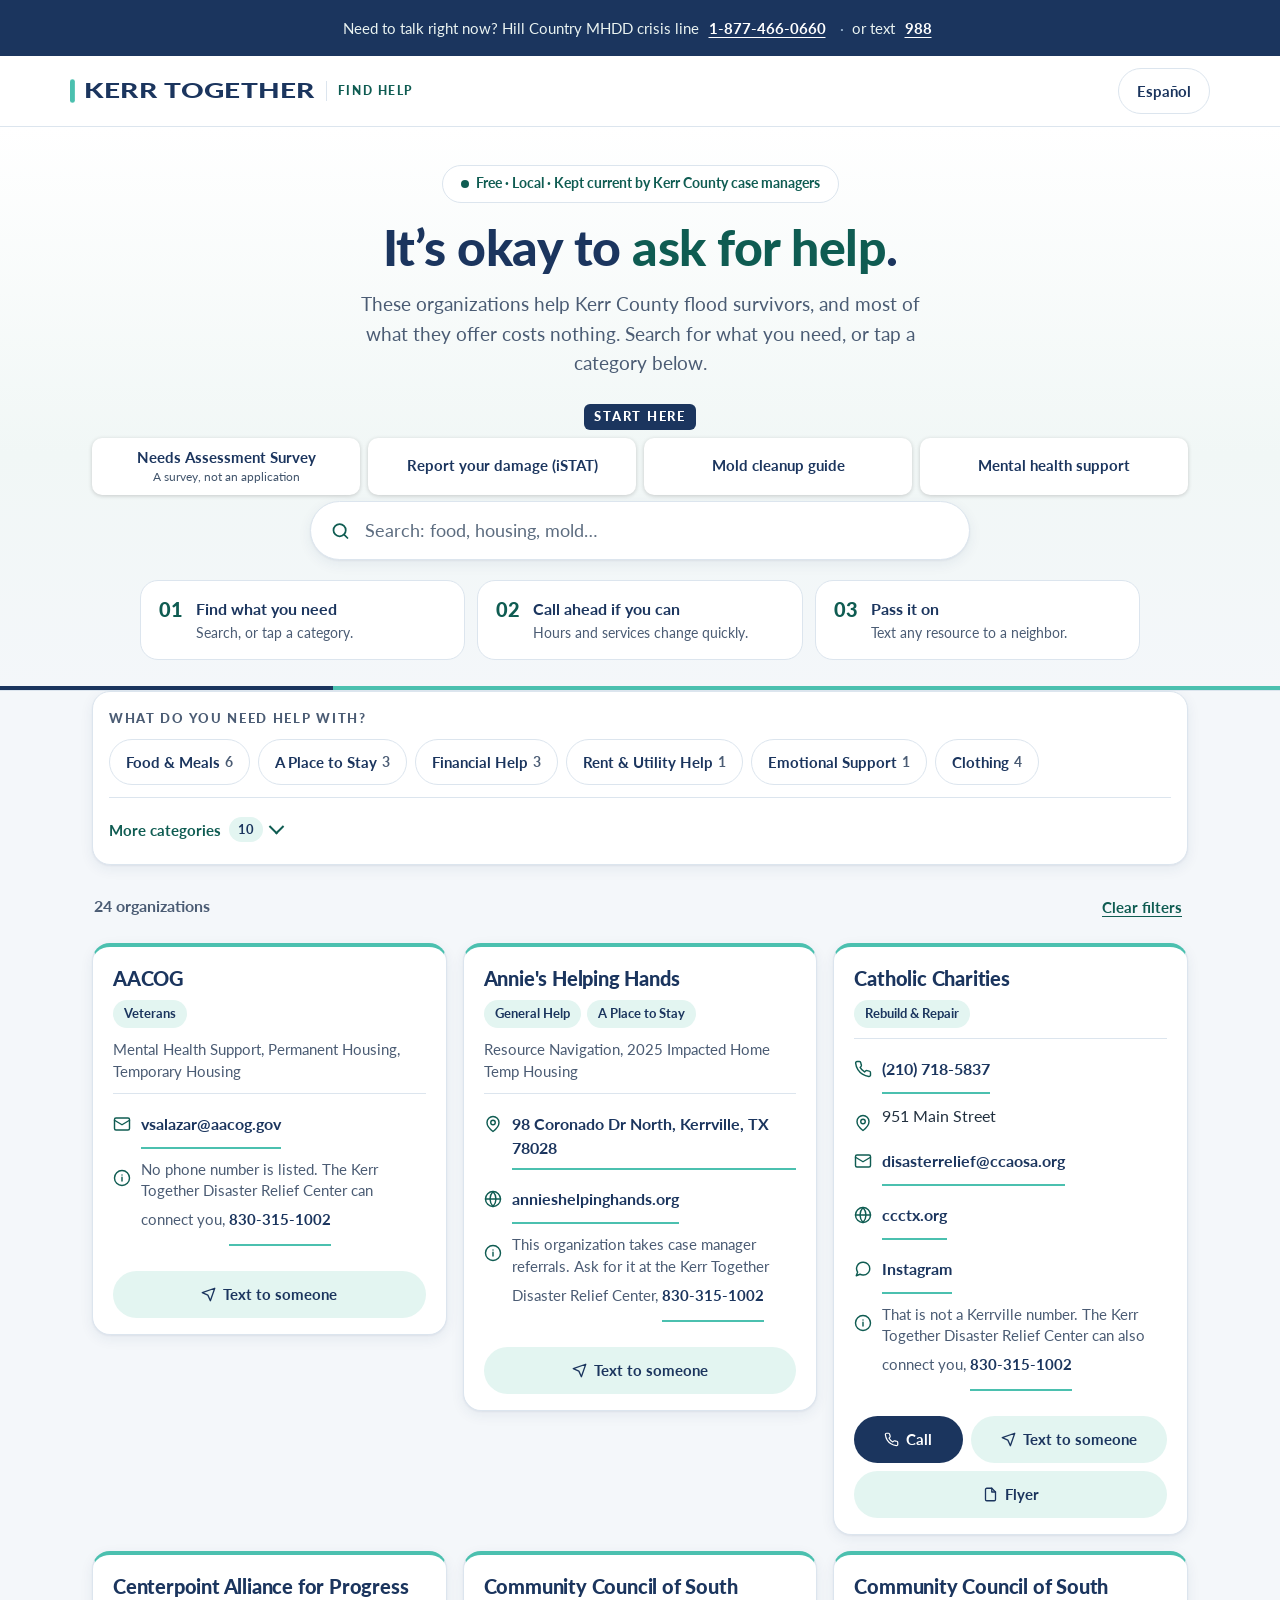
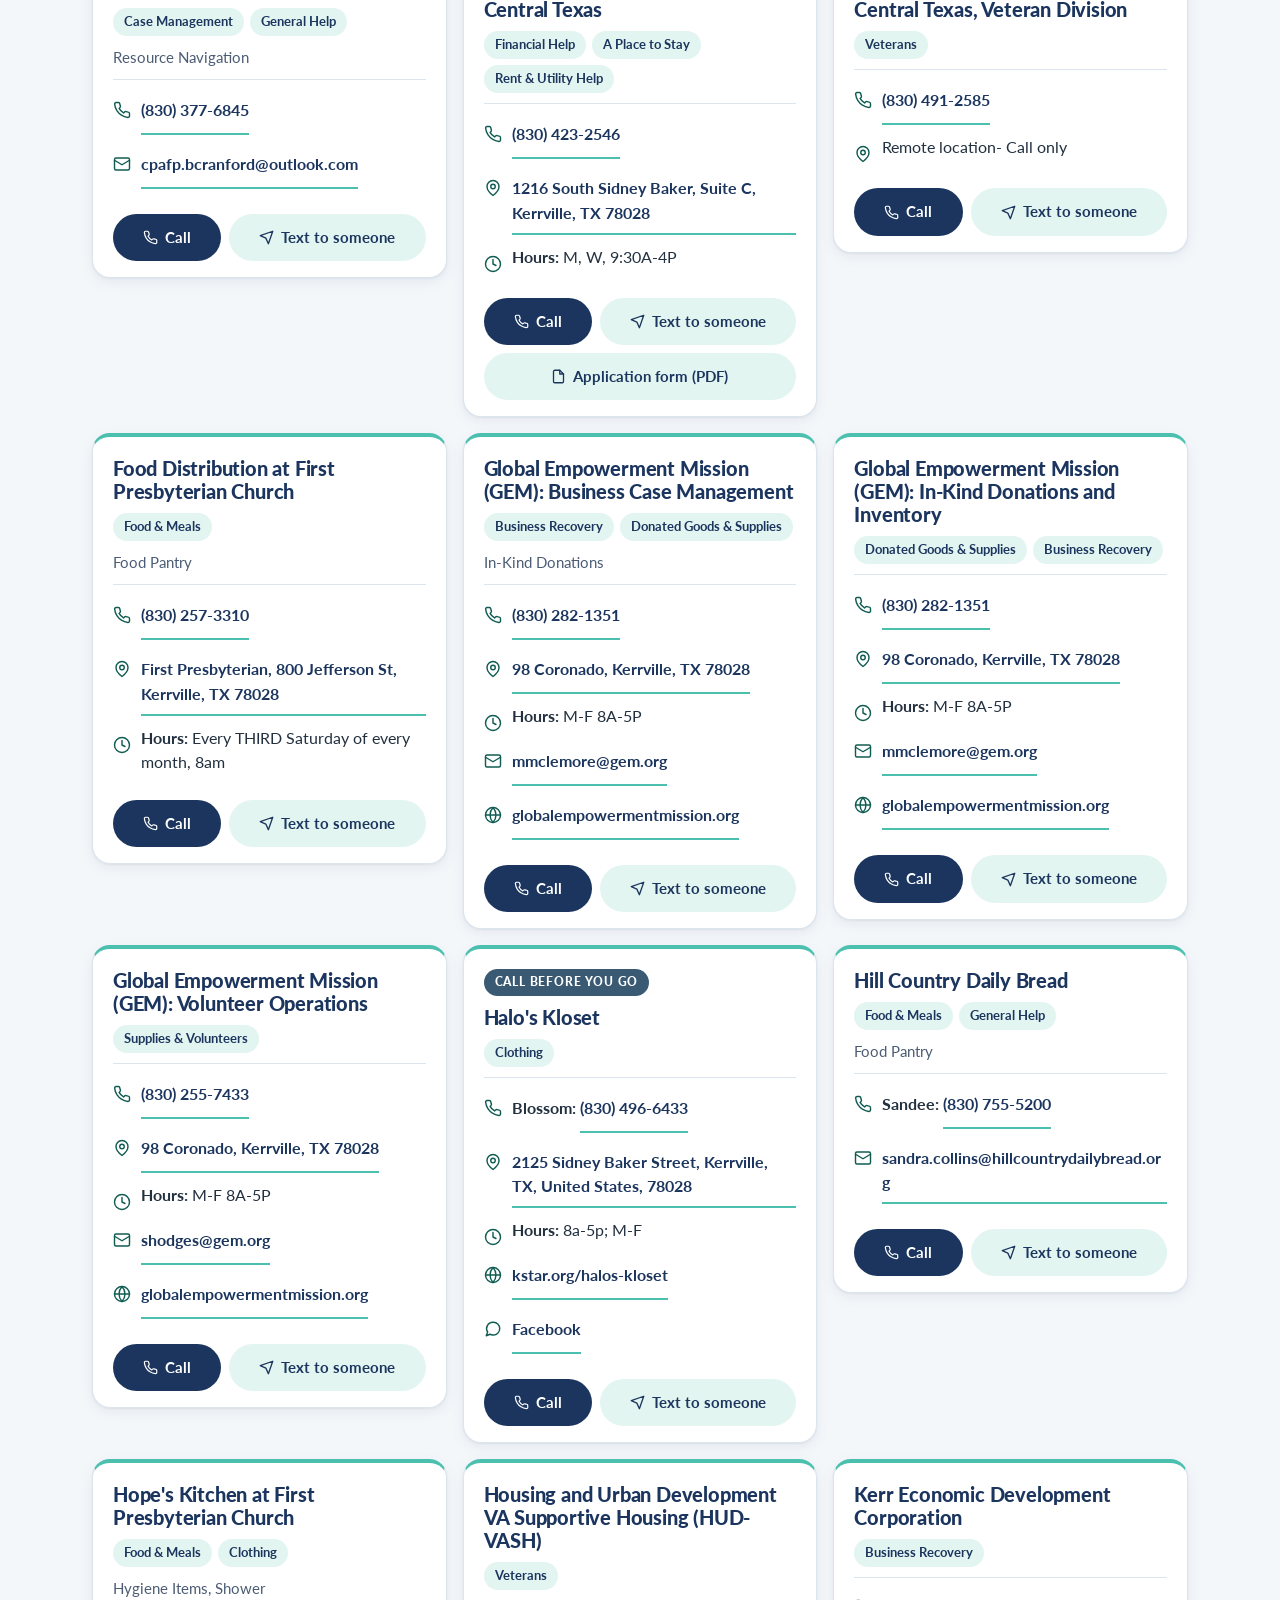
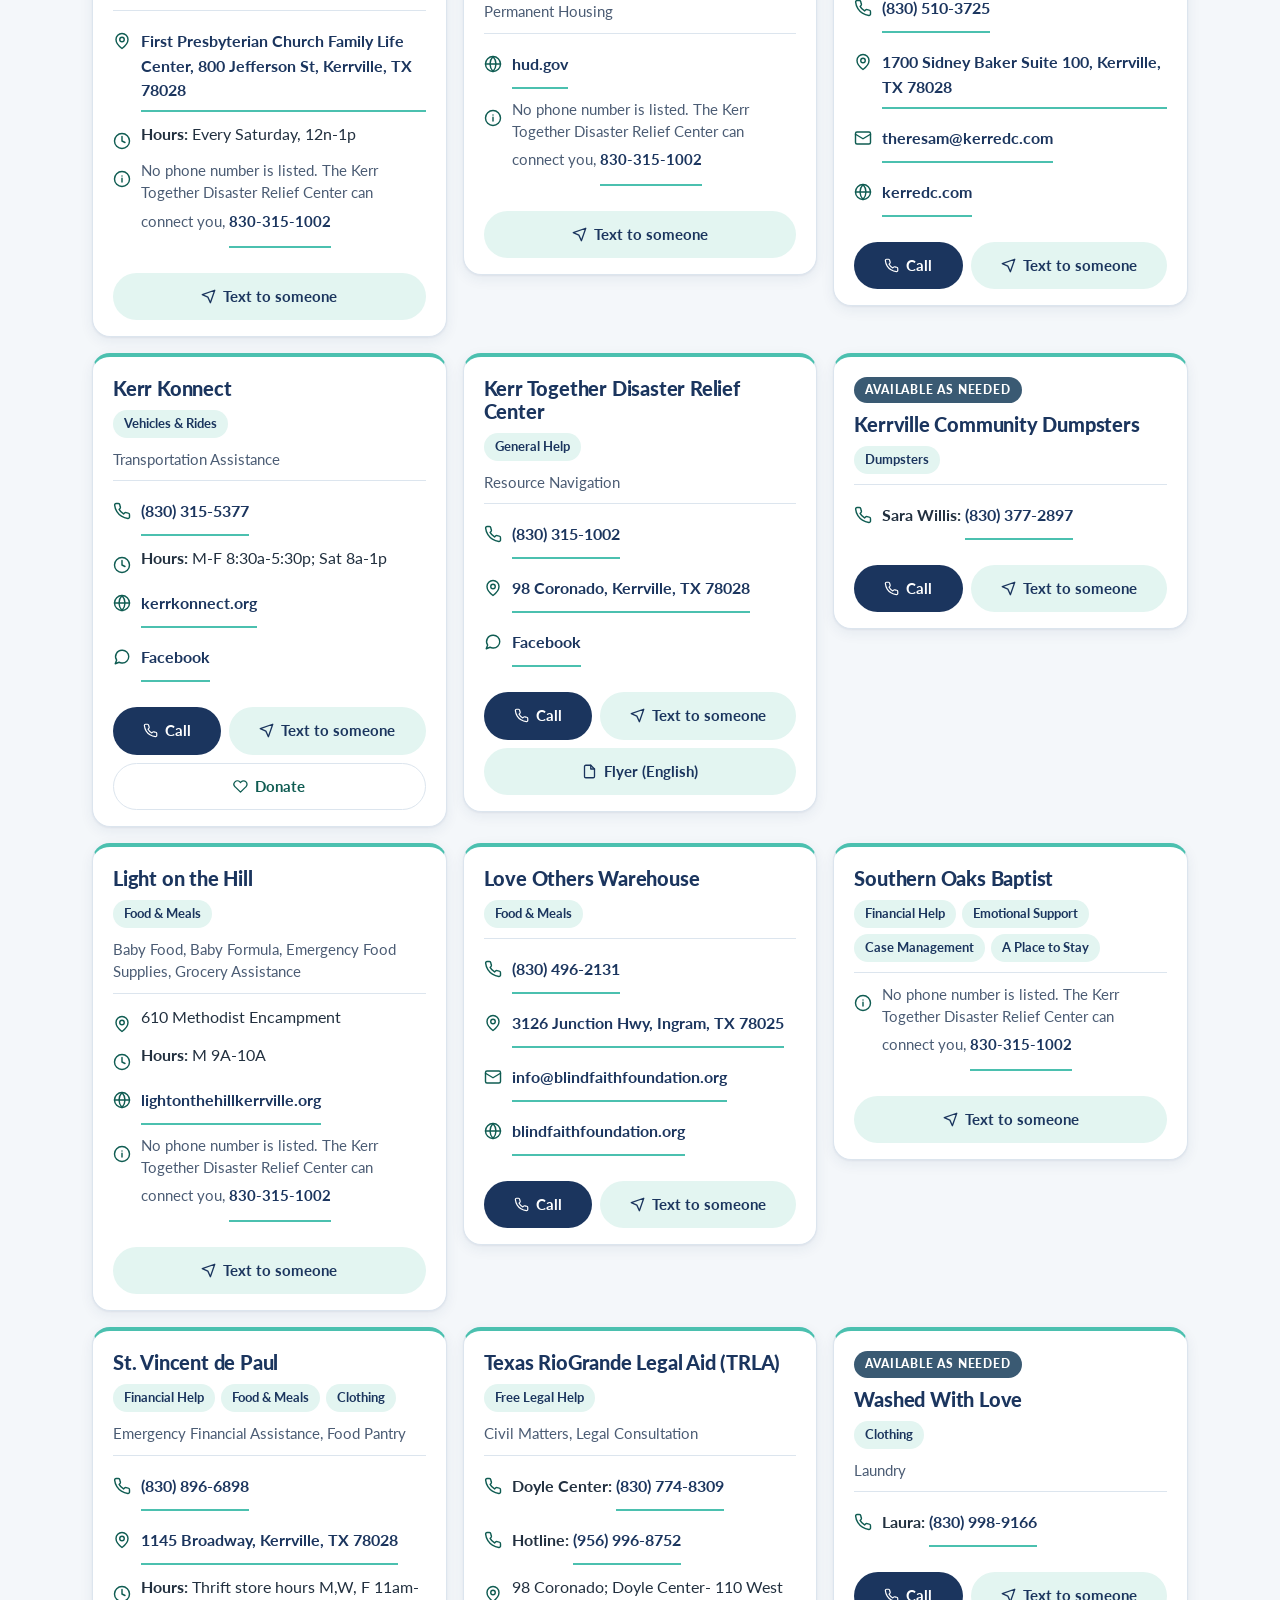
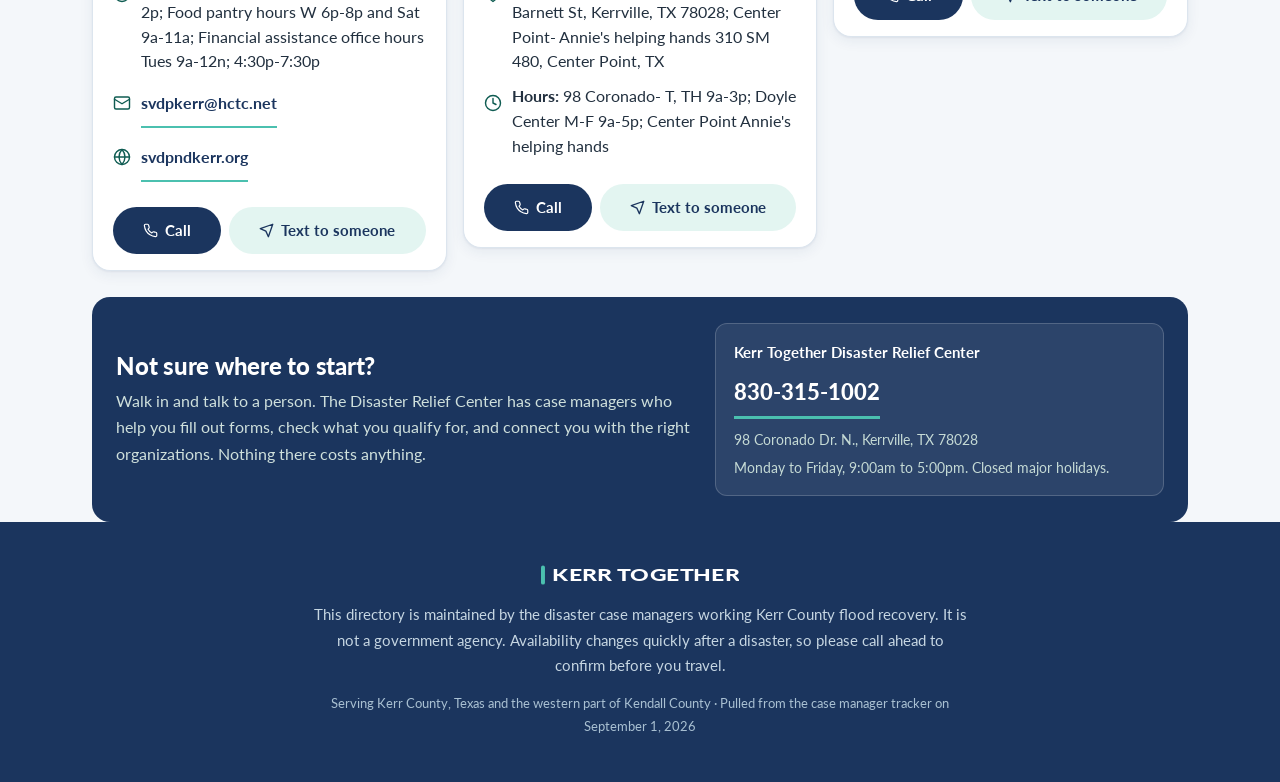
<file: index (3).html>
<!DOCTYPE html>
<html lang="en">
<head>
<meta charset="UTF-8">
<meta name="viewport" content="width=device-width, initial-scale=1.0">
<title>Find Flood Help in Kerr County | Kerr Together</title>
<meta name="description" content="Free, local flood recovery help in Kerr County and western Kendall County, Texas: food, a place to stay, home cleanup, financial help, legal help and more. Search by what you need.">
<meta property="og:title" content="Find Flood Help in Kerr County">
<meta property="og:description" content="Free, local flood recovery help, searchable by what you need.">
<meta property="og:type" content="website">
<meta name="theme-color" content="#1B355E">
<link rel="preconnect" href="https://fonts.googleapis.com">
<link rel="preconnect" href="https://fonts.gstatic.com" crossorigin>
<link href="https://fonts.googleapis.com/css2?family=Lato:wght@400;700;900&amp;display=swap" rel="stylesheet">
<script type="application/ld+json">{"@context": "https://schema.org", "@graph": [{"@type": "WebSite", "name": "Kerr County Flood Help Finder", "inLanguage": ["en", "es"], "description": "Free, local flood recovery help for Kerr County and western Kendall County, Texas."}, {"@type": "ItemList", "name": "Kerr County flood recovery resources", "numberOfItems": 24, "itemListElement": [{"@type": "ListItem", "position": 1, "item": {"@type": "Organization", "name": "AACOG", "email": "vsalazar@aacog.gov"}}, {"@type": "ListItem", "position": 2, "item": {"@type": "Organization", "name": "Annie's Helping Hands", "address": "98 Coronado Dr North, Kerrville, TX 78028", "url": "http://annieshelpinghands.org/"}}, {"@type": "ListItem", "position": 3, "item": {"@type": "Organization", "name": "Catholic Charities", "telephone": "(210) 718-5837", "url": "https://ccctx.org/", "email": "disasterrelief@ccaosa.org"}}, {"@type": "ListItem", "position": 4, "item": {"@type": "Organization", "name": "Centerpoint Alliance for Progress", "telephone": "(830) 377-6845", "email": "cpafp.bcranford@outlook.com"}}, {"@type": "ListItem", "position": 5, "item": {"@type": "Organization", "name": "Community Council of South Central Texas", "telephone": "(830) 423-2546", "address": "1216 South Sidney Baker, Suite C, Kerrville, TX 78028"}}, {"@type": "ListItem", "position": 6, "item": {"@type": "Organization", "name": "Community Council of South Central Texas, Veteran Division", "telephone": "(830) 491-2585"}}, {"@type": "ListItem", "position": 7, "item": {"@type": "Organization", "name": "Food Distribution at First Presbyterian Church", "telephone": "(830) 257-3310", "address": "First Presbyterian, 800 Jefferson St, Kerrville, TX 78028"}}, {"@type": "ListItem", "position": 8, "item": {"@type": "Organization", "name": "Global Empowerment Mission (GEM): Business Case Management", "telephone": "(830) 282-1351", "address": "98 Coronado, Kerrville, TX 78028", "url": "https://www.globalempowermentmission.org/mission/texas-flooding/", "email": "mmclemore@gem.org"}}, {"@type": "ListItem", "position": 9, "item": {"@type": "Organization", "name": "Global Empowerment Mission (GEM): In-Kind Donations and Inventory", "telephone": "(830) 282-1351", "address": "98 Coronado, Kerrville, TX 78028", "url": "https://www.globalempowermentmission.org/mission/texas-flooding/", "email": "mmclemore@gem.org"}}, {"@type": "ListItem", "position": 10, "item": {"@type": "Organization", "name": "Global Empowerment Mission (GEM): Volunteer Operations", "telephone": "(830) 255-7433", "address": "98 Coronado, Kerrville, TX 78028", "url": "https://www.globalempowermentmission.org/mission/texas-flooding/", "email": "shodges@gem.org"}}, {"@type": "ListItem", "position": 11, "item": {"@type": "Organization", "name": "Halo's Kloset", "telephone": "(830) 496-6433", "address": "2125 Sidney Baker Street, Kerrville, TX, United States, 78028", "url": "https://www.kstar.org/halos-kloset/"}}, {"@type": "ListItem", "position": 12, "item": {"@type": "Organization", "name": "Hill Country Daily Bread", "telephone": "(830) 755-5200", "email": "sandra.collins@hillcountrydailybread.org"}}, {"@type": "ListItem", "position": 13, "item": {"@type": "Organization", "name": "Hope's Kitchen at First Presbyterian Church", "address": "First Presbyterian Church Family Life Center, 800 Jefferson St, Kerrville, TX 78028"}}, {"@type": "ListItem", "position": 14, "item": {"@type": "Organization", "name": "Housing and Urban Development VA Supportive Housing (HUD-VASH)", "url": "https://www.hud.gov/helping-americans/housing-choice-vouchers-homeless-veterans"}}, {"@type": "ListItem", "position": 15, "item": {"@type": "Organization", "name": "Kerr Economic Development Corporation", "telephone": "(830) 510-3725", "address": "1700 Sidney Baker Suite 100, Kerrville, TX 78028", "url": "http://www.kerredc.com/", "email": "theresam@kerredc.com"}}, {"@type": "ListItem", "position": 16, "item": {"@type": "Organization", "name": "Kerr Konnect", "telephone": "(830) 315-5377", "url": "https://kerrkonnect.org/"}}, {"@type": "ListItem", "position": 17, "item": {"@type": "Organization", "name": "Kerr Together Disaster Relief Center", "telephone": "(830) 315-1002", "address": "98 Coronado, Kerrville, TX 78028"}}, {"@type": "ListItem", "position": 18, "item": {"@type": "Organization", "name": "Kerrville Community Dumpsters", "telephone": "(830) 377-2897"}}, {"@type": "ListItem", "position": 19, "item": {"@type": "Organization", "name": "Light on the Hill", "url": "https://www.lightonthehillkerrville.org/food-relief.html"}}, {"@type": "ListItem", "position": 20, "item": {"@type": "Organization", "name": "Love Others Warehouse", "telephone": "(830) 496-2131", "address": "3126 Junction Hwy, Ingram, TX 78025", "url": "https://blindfaithfoundation.org", "email": "info@blindfaithfoundation.org"}}, {"@type": "ListItem", "position": 21, "item": {"@type": "Organization", "name": "Southern Oaks Baptist"}}, {"@type": "ListItem", "position": 22, "item": {"@type": "Organization", "name": "St. Vincent de Paul", "telephone": "(830) 896-6898", "address": "1145 Broadway, Kerrville, TX 78028", "url": "http://svdpndkerr.org", "email": "svdpkerr@hctc.net"}}, {"@type": "ListItem", "position": 23, "item": {"@type": "Organization", "name": "Texas RioGrande Legal Aid (TRLA)", "telephone": "(830) 774-8309"}}, {"@type": "ListItem", "position": 24, "item": {"@type": "Organization", "name": "Washed With Love", "telephone": "(830) 998-9166"}}]}]}</script>
<style>
:root{
  --navy:#1B355E; --navy-2:#2B4770; --teal:#4BC0AF; --teal-ink:#0F5C52; --teal-soft:#E3F5F1;
  --ink:#22303F; --muted:#4B5C74; --paper:#FFFFFF; --wash:#F4F7FA; --line:#DCE5EE;
  --flag:#3A5A73; --amber:#8A5A00; --amber-soft:#FFF6E3;
  --r:18px; --r-sm:12px;
  --sh1:0 1px 2px rgba(27,53,94,.06),0 4px 14px rgba(27,53,94,.07);
  --sh2:0 2px 6px rgba(27,53,94,.08),0 16px 36px rgba(27,53,94,.13);
}
*{box-sizing:border-box;margin:0;padding:0}
html{scroll-behavior:smooth}
body{font-family:'Lato',-apple-system,BlinkMacSystemFont,'Segoe UI',Helvetica,Arial,sans-serif;
  background:var(--wash);color:var(--ink);line-height:1.6;font-size:17.5px;-webkit-font-smoothing:antialiased}
a{color:var(--navy)}
h1,h2,h3{font-weight:900;color:var(--navy);letter-spacing:-.01em;line-height:1.15}
.wrap{max-width:1140px;margin:0 auto;padding:0 22px}
:focus-visible{outline:3px solid var(--teal-ink);outline-offset:2px;border-radius:6px}
.vh{position:absolute;width:1px;height:1px;overflow:hidden;clip:rect(0 0 0 0);clip-path:inset(50%);white-space:nowrap}
.skip{position:absolute;width:1px;height:1px;overflow:hidden;clip:rect(0 0 0 0);clip-path:inset(50%);white-space:nowrap}
.skip:focus{position:absolute;width:auto;height:auto;overflow:visible;clip:auto;clip-path:none;
  left:0;top:0;background:var(--navy);color:#fff;padding:12px 20px;z-index:200;font-weight:700;border-radius:0 0 12px 0}
.crisis{background:var(--navy);color:#EAF3F1;text-align:center;padding:6px 18px;font-size:15px;line-height:1.45}
.crisis .wide{display:inline} .crisis .narrow{display:none}
.nb{white-space:nowrap}
.crisis a{color:#fff;font-weight:700;text-decoration:underline;text-underline-offset:3px;white-space:nowrap;
  display:inline-block;padding:11px 6px;min-height:44px;line-height:22px}
.crisis .sep{color:#9FBBD6;padding:0 4px}
.top{background:var(--paper);border-bottom:1px solid var(--line)}
.topin{display:flex;align-items:center;justify-content:space-between;gap:10px 12px;padding:12px 0;flex-wrap:wrap}
.lock{display:flex;align-items:center;gap:11px;flex:1 1 auto;min-width:0}
.lock svg{display:block;height:32px;width:auto;max-width:100%}
.lock .sub{font-size:12px;font-weight:900;letter-spacing:.13em;text-transform:uppercase;color:var(--teal-ink);
  border-left:1px solid var(--line);padding-left:11px}
.demochip{background:var(--amber);color:#fff;font-size:11px;font-weight:900;letter-spacing:.12em;
  text-transform:uppercase;border-radius:999px;padding:5px 12px;white-space:nowrap}
.lang{background:var(--paper);border:1.5px solid var(--line);border-radius:999px;padding:10px 18px;min-height:46px;
  font-weight:700;font-size:15px;cursor:pointer;color:var(--navy);font-family:inherit}
.lang:hover{border-color:var(--teal);background:var(--teal-soft)}
.hero{background:linear-gradient(180deg,#FFFFFF 0%,#F1F7F6 58%,var(--wash) 100%);
  border-bottom:1px solid var(--line);padding:38px 0 30px;text-align:center;position:relative;overflow:hidden}
.hero::after{content:"";position:absolute;left:0;right:0;bottom:0;height:4px;
  background:linear-gradient(90deg,var(--navy) 0 26%,var(--teal) 26% 100%)}
.eyebrow{display:inline-block;background:var(--paper);border:1px solid var(--line);
  border-radius:999px;padding:7px 18px;font-size:13.5px;font-weight:700;color:var(--teal-ink);margin-bottom:16px}
.eyebrow i{width:8px;height:8px;border-radius:50%;background:var(--teal-ink);display:inline-block;margin-right:7px}
h1{font-size:clamp(31px,4.6vw,50px);max-width:21ch;margin:0 auto 14px;text-wrap:balance}
h1 em{font-style:normal;color:var(--teal-ink)}
.lede{color:var(--muted);max-width:58ch;margin:0 auto 22px;font-size:18.5px;text-wrap:pretty}
.searchwrap{max-width:660px;margin:0 auto 14px;position:relative}
#q{width:100%;padding:18px 24px 18px 54px;font-size:17.5px;font-family:inherit;color:var(--ink);
  border:1.5px solid var(--line);border-radius:999px;background:#fff;box-shadow:var(--sh1)}
#q::placeholder{color:#5D6D80;opacity:1}
#q:focus-visible{border-color:var(--teal-ink);outline:3px solid var(--teal-ink);outline-offset:1px}
.searchwrap .mag{position:absolute;left:20px;top:50%;transform:translateY(-50%);width:21px;height:21px;color:var(--teal-ink);pointer-events:none}
.nojs{max-width:660px;margin:14px auto 0;background:var(--amber-soft);border:1px solid #E8D7AE;color:var(--amber);
  border-radius:var(--r-sm);padding:12px 18px;font-size:14.5px}
.steps{display:grid;gap:12px;grid-template-columns:1fr;max-width:1000px;margin:20px auto 0;text-align:left}
@media(min-width:760px){.steps{grid-template-columns:repeat(3,1fr)}}
.step{background:var(--paper);border:1px solid var(--line);border-radius:var(--r);padding:16px 18px;display:flex;gap:13px}
.step .n{font-weight:900;font-size:20px;color:var(--teal-ink);line-height:1.2;font-variant-numeric:tabular-nums}
.step b{display:block;font-size:15.5px;color:var(--navy)}
.step .d{display:block;font-size:14px;color:var(--muted);line-height:1.5}
main{padding:26px 0 56px}
.filters{background:var(--paper);border:1px solid var(--line);border-radius:var(--r);padding:16px 16px 12px;box-shadow:var(--sh1)}
.flabel{font-size:13px;font-weight:900;letter-spacing:.13em;text-transform:uppercase;color:var(--muted);margin-bottom:10px}
.pills{display:flex;flex-wrap:wrap;gap:8px}
.pill{border:1.5px solid var(--line);background:var(--paper);color:var(--navy);border-radius:999px;
  padding:10px 16px;min-height:46px;display:inline-flex;align-items:center;font-size:15px;font-weight:700;
  cursor:pointer;font-family:inherit;transition:.15s}
.pill:hover{border-color:var(--teal);background:var(--teal-soft)}
.pill[aria-pressed="true"]{background:var(--navy);border-color:var(--navy);color:#fff}
.pill small{font-weight:700;color:var(--muted);margin-left:5px;font-size:13.5px}
.pill[aria-pressed="true"] small{color:#C7D7E4}
.more{margin-top:12px;border-top:1px solid var(--line);padding-top:10px}
.more summary{cursor:pointer;list-style:none;display:inline-flex;align-items:center;gap:8px;min-height:44px;
  font-weight:700;font-size:15px;color:var(--teal-ink)}
.more summary::-webkit-details-marker{display:none}
.more summary::after{content:"";width:9px;height:9px;border-right:2.4px solid currentColor;border-bottom:2.4px solid currentColor;
  transform:rotate(45deg) translate(-2px,-2px);transition:transform .18s}
.more[open] summary::after{transform:rotate(225deg) translate(-3px,-3px)}
.more .cnt{background:var(--teal-soft);color:var(--navy);border-radius:999px;padding:2px 9px;font-size:13px}
.more .pills{margin-top:10px}
.meta{display:flex;justify-content:space-between;align-items:center;gap:10px;flex-wrap:wrap;margin:20px 2px 14px}
#count{font-weight:700;color:var(--muted);font-size:15.5px}
.clear{background:none;border:none;color:var(--teal-ink);font-weight:700;font-size:15px;cursor:pointer;
  min-height:44px;padding:0 4px;font-family:inherit;text-decoration:underline;text-underline-offset:3px}
.grid{display:grid;gap:16px;grid-template-columns:1fr;align-items:start}
@media(min-width:700px){.grid{grid-template-columns:repeat(2,1fr)}}
@media(min-width:1040px){.grid{grid-template-columns:repeat(3,1fr)}}
.card{background:var(--paper);border:1px solid var(--line);border-top:4px solid var(--teal);
  border-radius:var(--r);padding:20px 20px 16px;box-shadow:var(--sh1);display:flex;flex-direction:column;gap:10px}
.card.hide{display:none}
.flags{display:flex;flex-wrap:wrap;gap:6px}
.flag{font-size:11.5px;font-weight:900;letter-spacing:.07em;text-transform:uppercase;color:#fff;
  background:var(--flag);border-radius:999px;padding:4px 11px;display:inline-block}
.card h3{font-size:20px}
.tags{display:flex;flex-wrap:wrap;gap:6px}
.tag{background:var(--teal-soft);color:var(--navy);border-radius:999px;padding:4px 11px;font-size:12.5px;font-weight:700}
.svc{color:var(--muted);font-size:15px;line-height:1.5}
.contact{list-style:none;display:flex;flex-direction:column;border-top:1px solid var(--line);padding-top:6px;font-size:15.5px}
.contact li{display:flex;gap:10px;align-items:flex-start;overflow-wrap:anywhere;padding:5px 0}
.contact a{color:var(--navy);font-weight:700;text-decoration:none;border-bottom:2px solid var(--teal);
  display:inline-block;padding:7px 0;min-height:44px}
.contact a:hover{color:var(--teal-ink)}
.contact li.route{color:var(--muted);font-size:14.5px;line-height:1.5}
.ic{flex:0 0 18px;width:18px;height:18px;margin-top:10px;color:var(--teal-ink)}
.ica{width:15px;height:15px;flex:none}
.acts{display:flex;flex-wrap:wrap;gap:8px;padding-top:10px}
.act{flex:1 1 auto;white-space:nowrap;display:inline-flex;align-items:center;justify-content:center;gap:7px;min-height:46px;
  border-radius:999px;padding:11px 16px;font-size:14.5px;font-weight:700;text-decoration:none;
  background:var(--teal-soft);color:var(--navy);border:1.5px solid transparent;transition:.15s}
.act:hover{border-color:var(--teal)}
.act.primary{background:var(--navy);color:#fff}
.act.primary:hover{background:var(--navy-2)}
.act.ghost{background:var(--paper);border-color:var(--line);color:var(--teal-ink)}
.helper{background:var(--navy);color:#E9F2F0;border-radius:var(--r);padding:26px 24px;margin-top:26px;
  display:grid;gap:16px;align-items:center}
@media(min-width:820px){.helper{grid-template-columns:1.3fr 1fr}}
.helper h2{color:#fff;font-size:24px;margin-bottom:8px}
.helper p{font-size:16px;line-height:1.65;color:#CFE0DC}
.helper .box{background:rgba(255,255,255,.08);border:1px solid rgba(255,255,255,.18);border-radius:var(--r-sm);padding:16px 18px}
.helper .box b{display:block;color:#fff;font-size:15px}
.helper .box a{color:#fff;font-weight:900;font-size:22px;text-decoration:none;border-bottom:3px solid var(--teal);
  display:inline-block;margin:4px 0;padding:6px 0;min-height:44px}
.helper .box span{display:block;color:#C5DAD5;font-size:14px;margin-top:6px}
.none{display:none;text-align:center;padding:54px 20px;background:var(--paper);border:1px dashed var(--line);border-radius:var(--r)}
.none b{display:block;color:var(--navy);font-size:21px;margin-bottom:6px}
.none p{color:var(--muted)}
footer{background:var(--navy);color:#C6D6E2;padding:40px 0 44px;font-size:14.5px;line-height:1.75}
footer .fin{text-align:center;max-width:78ch;margin:0 auto}
footer svg{height:26px;width:auto;margin:0 auto 14px;display:block}
footer .demo{display:inline-block;background:var(--teal);color:var(--navy);font-weight:900;font-size:12px;
  letter-spacing:.12em;text-transform:uppercase;border-radius:999px;padding:5px 14px;margin-bottom:14px}
footer a{color:#fff}
footer .upd{margin-top:14px;font-size:13px;color:#A9C0D2}
.printonly{display:none}
@media (prefers-reduced-motion: reduce){*{animation:none!important;transition:none!important;scroll-behavior:auto!important}}
@media(max-width:440px){ .act{white-space:normal;text-align:center;line-height:1.25} }
@media(max-width:600px){ .crisis .wide{display:none} .crisis .narrow{display:inline} .crisis .sep{display:none} .crisis{font-size:14.5px} }
@media(max-width:600px){
  .step{padding:12px 15px;align-items:center}
  .step .d{display:none}
  .steps{gap:8px} .lede{font-size:17px}
  .lock svg{height:28px} .lock .sub{font-size:11px;padding-left:9px}
  .card{padding:18px 17px 14px} .act{flex:1 1 100%}
}
@media(max-width:700px){ .demochip{order:3;flex:1 0 100%;text-align:center} }
@media(max-width:400px){ .lock .sub{display:none} }
@media print{
  body{background:#fff;font-size:11.5px;color:#000}
  .crisis,.lang,.searchwrap,.nojs,.steps,.filters,.clear,.acts,.hero::after,.demochip{display:none!important}
  .printonly{display:block;border:1.5px solid #1B355E;border-radius:6px;padding:7px 10px;margin:0 0 10px;
    font-size:11px;color:#1B355E;font-weight:700}
  .hero{padding:0 0 10px;background:#fff;border:none;text-align:left}
  h1{font-size:22px;max-width:none;margin:0 0 6px} .lede{font-size:12px;margin:0;max-width:none;text-align:left}
  .eyebrow{display:none} .top{border-bottom:2px solid #1B355E} .lock svg{height:26px}
  .grid{display:grid;grid-template-columns:1fr 1fr;gap:7px;align-items:start}
  .card{break-inside:avoid;page-break-inside:avoid;box-shadow:none;border:1px solid #B9C6D4;
    border-top:3px solid #1B355E;border-radius:6px;margin:0;padding:9px 11px;gap:5px}
  .card h3{font-size:14px} .contact{padding-top:6px;font-size:11px} .svc{font-size:11px}
  .contact a{padding:0;min-height:0;border-bottom:none;text-decoration:underline}
  .contact li{padding:2px 0} .tag{font-size:9.5px;padding:2px 8px}
  .ic{flex:0 0 13px;width:13px;height:13px;margin-top:1px}
  .flag{color:#000;background:#fff;border:1px solid #000;font-size:9px}
  .helper{background:#fff;color:#000;border:2px solid #1B355E;page-break-inside:avoid}
  .helper h2,.helper .box b,.helper .box a{color:#000} .helper p,.helper .box span{color:#333}
  .helper .box{background:#fff;border:1px solid #999} .helper .box a{border-bottom:none;padding:0;min-height:0}
  footer{background:#fff;color:#333;border-top:2px solid #1B355E;padding:14px 0}
  footer a{color:#000} footer .upd{color:#333} footer .demo{background:#fff;color:#000;border:1px solid #000}
  footer svg .wm{fill:#1B355E!important} footer svg .kl{fill:#4BC0AF!important}
  .card.hide{display:none!important}
}

.start{margin:18px 0 6px}
.startlabel{display:inline-block;font-size:12.5px;font-weight:900;letter-spacing:.14em;text-transform:uppercase;color:#FFFFFF;background:#1B355E;border-radius:6px;padding:3px 10px;margin:0 0 8px}
.startgrid{display:grid;grid-template-columns:repeat(auto-fit,minmax(150px,1fr));gap:8px}
.startbtn{display:flex;flex-direction:column;justify-content:center;min-height:48px;padding:9px 12px;
 background:#fff;color:var(--navy);border-radius:10px;text-decoration:none;font-weight:700;font-size:14.5px;line-height:1.25;
 border:2px solid rgba(255,255,255,.0);box-shadow:0 1px 4px rgba(0,0,0,.18)}
.startbtn:hover{background:#EAF6F3}
.startbtn:focus-visible{outline:3px solid var(--teal);outline-offset:2px}
.startbtn .sub2{display:block;font-weight:400;font-size:12px;color:#41546B;margin-top:2px}
@media(max-width:420px){.startgrid{grid-template-columns:1fr 1fr;gap:6px}.startbtn{font-size:13px;min-height:44px;padding:7px 9px}.hero .eyebrow{display:none}.hero h1{font-size:26px;margin:6px 0 6px}.hero .lede{font-size:14px;margin:0 0 10px;line-height:1.45}.hero{padding-top:14px}.start{margin:10px 0 4px}.startlabel{margin:0 0 6px}}
@media print{.start{display:none!important}}
</style>
</head>
<body>
<a class="skip" href="#results"><span class="i18n" data-en="Skip to the resource list" data-es="Ir a la lista de recursos">Skip to the resource list</span></a>

<div class="crisis" id="crisisBar" role="region" aria-label="Crisis support" data-aria-en="Crisis support" data-aria-es="Apoyo en crisis">
  <span class="i18n" data-en="Need to talk right now?" data-es="¿Necesita hablar ahora?">Need to talk right now?</span>
  <span class="wide"><span class="i18n" data-en="Hill Country MHDD crisis line" data-es="Línea de crisis de Hill Country MHDD">Hill Country MHDD crisis line</span></span><span class="narrow"><span class="i18n" data-en="Crisis line" data-es="Línea de crisis">Crisis line</span></span>
  <a href="tel:+18774660660">1-877-466-0660</a>
  <span class="sep" aria-hidden="true">·</span> <span class="i18n" data-en="or text" data-es="o envíe un texto al">or text</span> <a href="sms:988">988</a>
</div>

<header class="top">
  <div class="wrap topin">
    <span class="lock"><!-- PLACEHOLDER WORDMARK: replace this whole <svg> element with the real logo file from https://kerrtogether.com/wp-content/uploads/2025/11/kerr-together-logo.svg --><svg viewBox="0 0 352 46" role="img" aria-label="Kerr Together" xmlns="http://www.w3.org/2000/svg"><rect class="kl" x="0" y="6" width="7" height="34" rx="3.5" fill="#4BC0AF"/><text class="wm" x="20" y="33" textLength="332" lengthAdjust="spacingAndGlyphs" font-family="Lato,'Helvetica Neue',Arial,sans-serif" font-size="30" font-weight="900" fill="#1B355E">KERR TOGETHER</text></svg><span class="sub"><span class="i18n" data-en="Find Help" data-es="Buscar ayuda">Find Help</span></span></span>
    <button class="lang" id="langBtn" type="button" lang="es">Español</button>
  </div>
</header>

<section class="hero">
  <div class="wrap">
    <span class="eyebrow"><i aria-hidden="true"></i><span class="i18n" data-en="Free · Local · Kept current by Kerr County case managers" data-es="Gratis · Local · Actualizado por manejadores de casos del condado de Kerr">Free · Local · Kept current by Kerr County case managers</span></span>
    <h1><span class="i18n" data-en="It’s okay to &lt;em&gt;ask for help&lt;/em&gt;." data-es="Está bien &lt;em&gt;pedir ayuda&lt;/em&gt;.">It’s okay to <em>ask for help</em>.</span></h1>
    <p class="lede"><span class="i18n" data-en="These organizations help Kerr County flood survivors, and most of what they offer costs nothing. Search for what you need, or tap a category below." data-es="Estas organizaciones ayudan a los sobrevivientes de la inundación del condado de Kerr, y la mayoría de lo que ofrecen no cuesta nada. Busque lo que necesita o elija una categoría.">These organizations help Kerr County flood survivors, and most of what they offer costs nothing. Search for what you need, or tap a category below.</span></p>
    <nav class="start" aria-label="Start here" data-aria-en="Start here" data-aria-es="Para empezar">
      <p class="startlabel"><span class="i18n" data-en="Start here" data-es="Para empezar">Start here</span></p>
      <div class="startgrid">
        <a class="startbtn" href="https://forms.connectivetx.org/376"><span class="i18n" data-en="Needs Assessment Survey" data-es="Encuesta de necesidades">Needs Assessment Survey</span><span class="sub2"><span class="i18n" data-en="A survey, not an application" data-es="Es una encuesta, no una solicitud">A survey, not an application</span></span></a>
        <a class="startbtn" href="https://damage.tdem.texas.gov"><span class="i18n" data-en="Report your damage (iSTAT)" data-es="Reporte sus daños (iSTAT)">Report your damage (iSTAT)</span></a>
        <a class="startbtn" href="https://www.cdc.gov/mold-health/communication-resources/guide-to-mold-cleanup.html" data-href-en="https://www.cdc.gov/mold-health/communication-resources/guide-to-mold-cleanup.html" data-href-es="https://www.cdc.gov/mold-health/es/communication-resources/guia-para-los-duenos-de-casa-y-los-inquilinos-sobre-la-limpieza-del-moho-despues-de-desastres.html"><span class="i18n" data-en="Mold cleanup guide" data-es="Guía para limpiar el moho">Mold cleanup guide</span></a>
        <a class="startbtn" href="https://kerrtogether.com/get-help/recovery-resources/mental-health/"><span class="i18n" data-en="Mental health support" data-es="Apoyo de salud mental">Mental health support</span></a>
      </div>
    </nav>
    <div class="searchwrap">
      <svg class="mag" viewBox="0 0 24 24" fill="none" stroke="currentColor" stroke-width="2" aria-hidden="true"><circle cx="11" cy="11" r="7"/><path d="m20 20-3.6-3.6" stroke-linecap="round"/></svg>
      <label class="skip" for="q"><span class="i18n" data-en="Search resources" data-es="Buscar recursos">Search resources</span></label>
      <input id="q" type="search" autocomplete="off" placeholder="Search: food, housing, mold…"
        data-ph-en="Search: food, housing, mold…" data-ph-es="Buscar: comida, vivienda, moho…"
        aria-label="Search resources" data-aria-en="Search resources" data-aria-es="Buscar recursos">
    </div>
    <noscript><div class="nojs"><span class="i18n" data-en="Search, filters and the Español button need JavaScript. Every organization is still listed in full below, in English." data-es="La búsqueda, los filtros y el botón Español necesitan JavaScript. Todas las organizaciones aparecen completas abajo, en inglés.">Search, filters and the Español button need JavaScript. Every organization is still listed in full below, in English.</span></div></noscript>
    <div class="steps">
      <div class="step"><span class="n">01</span><div><b><span class="i18n" data-en="Find what you need" data-es="Encuentre lo que necesita">Find what you need</span></b><span class="d"><span class="i18n" data-en="Search, or tap a category." data-es="Busque o elija una categoría.">Search, or tap a category.</span></span></div></div>
      <div class="step"><span class="n">02</span><div><b><span class="i18n" data-en="Call ahead if you can" data-es="Llame antes si puede">Call ahead if you can</span></b><span class="d"><span class="i18n" data-en="Hours and services change quickly." data-es="Los horarios y servicios cambian rápido.">Hours and services change quickly.</span></span></div></div>
      <div class="step"><span class="n">03</span><div><b><span class="i18n" data-en="Pass it on" data-es="Compártalo">Pass it on</span></b><span class="d"><span class="i18n" data-en="Text any resource to a neighbor." data-es="Envíe cualquier recurso a un vecino.">Text any resource to a neighbor.</span></span></div></div>
    </div>
  </div>
</section>

<main class="wrap" id="results">
  <div class="printonly"><span class="i18n" data-en="Kerr County flood help. Availability changes fast, please call ahead. Not sure where to start? Kerr Together Disaster Relief Center, 98 Coronado Dr. N., Kerrville," data-es="Ayuda por la inundación del condado de Kerr. La disponibilidad cambia rápido, llame antes. ¿No sabe por dónde empezar? Kerr Together Disaster Relief Center, 98 Coronado Dr. N., Kerrville,">Kerr County flood help. Availability changes fast, please call ahead. Not sure where to start? Kerr Together Disaster Relief Center, 98 Coronado Dr. N., Kerrville,</span> <span class="nb">830-315-1002</span>, <span class="i18n" data-en="Monday to Friday 9am to 5pm." data-es="lunes a viernes de 9am a 5pm.">Monday to Friday 9am to 5pm.</span> <span class="i18n" data-en="Hill Country MHDD crisis line" data-es="Línea de crisis de Hill Country MHDD">Hill Country MHDD crisis line</span> <span class="nb">1-877-466-0660</span>, <span class="i18n" data-en="or call or text" data-es="o llame o envíe un texto al">or call or text</span> <span class="nb">988</span>.</div>
  <div class="printonly"><span class="i18n" data-en="Start here:" data-es="Para empezar:">Start here:</span> <span class="i18n" data-en="Needs Assessment Survey (a survey, not an application)" data-es="Encuesta de necesidades (es una encuesta, no una solicitud)">Needs Assessment Survey (a survey, not an application)</span>: forms.connectivetx.org/376 &middot; <span class="i18n" data-en="Report your damage (iSTAT)" data-es="Reporte sus daños (iSTAT)">Report your damage (iSTAT)</span>: damage.tdem.texas.gov &middot; <span class="i18n" data-en="Mold cleanup guide" data-es="Guía para limpiar el moho">Mold cleanup guide</span>: cdc.gov/mold-health/communication-resources/guide-to-mold-cleanup.html &middot; <span class="i18n" data-en="Mental health support" data-es="Apoyo de salud mental">Mental health support</span>: kerrtogether.com/get-help/recovery-resources/mental-health</div>
  <div class="filters">
    <div class="flabel"><span class="i18n" data-en="What do you need help with?" data-es="¿Con qué necesita ayuda?">What do you need help with?</span></div>
    <div class="pills" id="pills" role="group" aria-label="Filter by category" data-aria-en="Filter by category" data-aria-es="Filtrar por categoría"><button class="pill" type="button" data-cat="FOOD" aria-pressed="false"><span class="i18n" data-en="Food &amp; Meals" data-es="Comida y despensa">Food &amp; Meals</span> <small>6</small></button><button class="pill" type="button" data-cat="TEMPORARY_SHELTER" aria-pressed="false"><span class="i18n" data-en="A Place to Stay" data-es="Un lugar donde quedarse">A Place to Stay</span> <small>3</small></button><button class="pill" type="button" data-cat="FINANCIAL_ASSISTANCE" aria-pressed="false"><span class="i18n" data-en="Financial Help" data-es="Ayuda económica">Financial Help</span> <small>3</small></button><button class="pill" type="button" data-cat="RENT_UTILITY_ASSISTANCE" aria-pressed="false"><span class="i18n" data-en="Rent &amp; Utility Help" data-es="Ayuda con renta y servicios públicos">Rent &amp; Utility Help</span> <small>1</small></button><button class="pill" type="button" data-cat="MENTAL_HEALTH" aria-pressed="false"><span class="i18n" data-en="Emotional Support" data-es="Apoyo emocional">Emotional Support</span> <small>1</small></button><button class="pill" type="button" data-cat="CLOTHING" aria-pressed="false"><span class="i18n" data-en="Clothing" data-es="Ropa">Clothing</span> <small>4</small></button></div>
    <details class="more" id="moreBox">
      <summary><span class="i18n" data-en="More categories" data-es="Más categorías">More categories</span> <span class="cnt">10</span></summary>
      <div class="pills" id="pills2" role="group" aria-label="More categories" data-aria-en="More categories" data-aria-es="Más categorías"><button class="pill" type="button" data-cat="BUSINESS_ASSISTANCE" aria-pressed="false"><span class="i18n" data-en="Business Recovery" data-es="Recuperación de negocios">Business Recovery</span> <small>3</small></button><button class="pill" type="button" data-cat="CASE_MANAGEMENT" aria-pressed="false"><span class="i18n" data-en="Case Management" data-es="Manejo de casos">Case Management</span> <small>2</small></button><button class="pill" type="button" data-cat="DONATIONS" aria-pressed="false"><span class="i18n" data-en="Donated Goods &amp; Supplies" data-es="Donaciones y suministros">Donated Goods &amp; Supplies</span> <small>2</small></button><button class="pill" type="button" data-cat="DUMPSTERS" aria-pressed="false"><span class="i18n" data-en="Dumpsters" data-es="Contenedores de basura">Dumpsters</span> <small>1</small></button><button class="pill" type="button" data-cat="GENERAL" aria-pressed="false"><span class="i18n" data-en="General Help" data-es="Ayuda general">General Help</span> <small>4</small></button><button class="pill" type="button" data-cat="LEGAL_AID" aria-pressed="false"><span class="i18n" data-en="Free Legal Help" data-es="Ayuda legal gratuita">Free Legal Help</span> <small>1</small></button><button class="pill" type="button" data-cat="REBUILD_REPAIR" aria-pressed="false"><span class="i18n" data-en="Rebuild &amp; Repair" data-es="Reconstrucción y reparación">Rebuild &amp; Repair</span> <small>1</small></button><button class="pill" type="button" data-cat="SUPPLY_VOLUNTEER_ASSISTANCE" aria-pressed="false"><span class="i18n" data-en="Supplies &amp; Volunteers" data-es="Suministros y voluntarios">Supplies &amp; Volunteers</span> <small>1</small></button><button class="pill" type="button" data-cat="VEHICLE_ASSISTANCE" aria-pressed="false"><span class="i18n" data-en="Vehicles &amp; Rides" data-es="Vehículos y transporte">Vehicles &amp; Rides</span> <small>1</small></button><button class="pill" type="button" data-cat="VETERAN_ASSISTANCE" aria-pressed="false"><span class="i18n" data-en="Veterans" data-es="Veteranos">Veterans</span> <small>3</small></button></div>
    </details>
  </div>
  <div class="meta">
    <div id="count" aria-live="polite">24 <span class="i18n" data-en="organizations" data-es="organizaciones">organizations</span></div>
    <button class="clear" id="clearBtn" type="button"><span class="i18n" data-en="Clear filters" data-es="Borrar filtros">Clear filters</span></button>
  </div>
  <h2 class="vh"><span class="i18n" data-en="Organizations that can help" data-es="Organizaciones que pueden ayudar">Organizations that can help</span></h2>
  <div class="grid" id="grid">
<article class="card" data-cats="VETERAN_ASSISTANCE" data-text="aacog mental health support, permanent housing, temporary housing veterans veteran veterans va military veterano veteranos militar" data-text-es="aacog apoyo de salud mental, vivienda permanente, vivienda temporal veteranos veteran veterans va military veterano veteranos militar"><h3>AACOG</h3><div class="tags"><span class="tag"><span class="i18n" data-en="Veterans" data-es="Veteranos">Veterans</span></span></div><p class="svc"><span class="i18n" data-en="Mental Health Support, Permanent Housing, Temporary Housing" data-es="Apoyo de salud mental, Vivienda permanente, Vivienda temporal">Mental Health Support, Permanent Housing, Temporary Housing</span></p><ul class="contact"><li><svg class="ic" viewBox="0 0 24 24" fill="none" stroke="currentColor" stroke-width="1.9" stroke-linecap="round" stroke-linejoin="round" aria-hidden="true"><rect x="2" y="4" width="20" height="16" rx="2"/><path d="m22 7-10 6L2 7"/></svg><span><a href="mailto:vsalazar@aacog.gov">vsalazar@aacog.gov</a></span></li><li class="route"><svg class="ic" viewBox="0 0 24 24" fill="none" stroke="currentColor" stroke-width="1.9" stroke-linecap="round" stroke-linejoin="round" aria-hidden="true"><circle cx="12" cy="12" r="10"/><path d="M12 16v-5M12 8h.01"/></svg><span><span class="i18n" data-en="No phone number is listed. The Kerr Together Disaster Relief Center can connect you, " data-es="No hay número de teléfono. El Kerr Together Disaster Relief Center puede conectarle, ">No phone number is listed. The Kerr Together Disaster Relief Center can connect you, </span><a href="tel:+18303151002">830-315-1002</a></span></li></ul><div class="acts"><a class="act share" href="sms:?body=AACOG.%20Kerr%20County%20flood%20help" data-sms-en="sms:?body=AACOG.%20Kerr%20County%20flood%20help" data-sms-es="sms:?body=AACOG.%20Ayuda%20por%20la%20inundaci%C3%B3n%20del%20condado%20de%20Kerr"><svg class="ica" viewBox="0 0 24 24" fill="none" stroke="currentColor" stroke-width="2.1" stroke-linecap="round" stroke-linejoin="round" aria-hidden="true"><path d="m22 2-7 20-4-9-9-4 20-7z"/></svg><span class="i18n" data-en="Text to someone" data-es="Enviar por texto">Text to someone</span></a></div></article>
<article class="card" data-cats="GENERAL TEMPORARY_SHELTER" data-text="annie&#x27;s helping hands resource navigation, 2025 impacted home temp housing 98 coronado dr north, kerrville, tx 78028 general help a place to stay general help start where to begin ayuda general empezar donde shelter housing hotel place to sleep homeless stay refugio vivienda alojamiento hotel dormir casa" data-text-es="annie&#x27;s helping hands orientacion de recursos, vivienda temporal para hogares afectados en 2025 98 coronado dr north, kerrville, tx 78028 ayuda general un lugar donde quedarse general help start where to begin ayuda general empezar donde shelter housing hotel place to sleep homeless stay refugio vivienda alojamiento hotel dormir casa"><h3>Annie&#x27;s Helping Hands</h3><div class="tags"><span class="tag"><span class="i18n" data-en="General Help" data-es="Ayuda general">General Help</span></span><span class="tag"><span class="i18n" data-en="A Place to Stay" data-es="Un lugar donde quedarse">A Place to Stay</span></span></div><p class="svc"><span class="i18n" data-en="Resource Navigation, 2025 Impacted Home Temp Housing" data-es="Orientación de recursos, Vivienda temporal para hogares afectados en 2025">Resource Navigation, 2025 Impacted Home Temp Housing</span></p><ul class="contact"><li><svg class="ic" viewBox="0 0 24 24" fill="none" stroke="currentColor" stroke-width="1.9" stroke-linecap="round" stroke-linejoin="round" aria-hidden="true"><path d="M20 10c0 6-8 12-8 12s-8-6-8-12a8 8 0 0 1 16 0z"/><circle cx="12" cy="10" r="3"/></svg><span><a target="_blank" rel="noopener" href="https://maps.google.com/?q=98%20Coronado%20Dr%20North%2C%20Kerrville%2C%20TX%2078028">98 Coronado Dr North, Kerrville, TX 78028</a></span></li><li><svg class="ic" viewBox="0 0 24 24" fill="none" stroke="currentColor" stroke-width="1.9" stroke-linecap="round" stroke-linejoin="round" aria-hidden="true"><circle cx="12" cy="12" r="10"/><path d="M2 12h20M12 2a15.3 15.3 0 0 1 4 10 15.3 15.3 0 0 1-4 10 15.3 15.3 0 0 1-4-10 15.3 15.3 0 0 1 4-10z"/></svg><span><a target="_blank" rel="noopener" href="http://annieshelpinghands.org/">annieshelpinghands.org</a></span></li><li class="route"><svg class="ic" viewBox="0 0 24 24" fill="none" stroke="currentColor" stroke-width="1.9" stroke-linecap="round" stroke-linejoin="round" aria-hidden="true"><circle cx="12" cy="12" r="10"/><path d="M12 16v-5M12 8h.01"/></svg><span><span class="i18n" data-en="This organization takes case manager referrals. Ask for it at the Kerr Together Disaster Relief Center, " data-es="Esta organización acepta referencias de manejadores de casos. Pregunte por ella en el Kerr Together Disaster Relief Center, ">This organization takes case manager referrals. Ask for it at the Kerr Together Disaster Relief Center, </span><a href="tel:+18303151002">830-315-1002</a></span></li></ul><div class="acts"><a class="act share" href="sms:?body=Annie%27s%20Helping%20Hands.%2098%20Coronado%20Dr%20North%2C%20Kerrville%2C%20TX%2078028.%20Kerr%20County%20flood%20help" data-sms-en="sms:?body=Annie%27s%20Helping%20Hands.%2098%20Coronado%20Dr%20North%2C%20Kerrville%2C%20TX%2078028.%20Kerr%20County%20flood%20help" data-sms-es="sms:?body=Annie%27s%20Helping%20Hands.%2098%20Coronado%20Dr%20North%2C%20Kerrville%2C%20TX%2078028.%20Ayuda%20por%20la%20inundaci%C3%B3n%20del%20condado%20de%20Kerr"><svg class="ica" viewBox="0 0 24 24" fill="none" stroke="currentColor" stroke-width="2.1" stroke-linecap="round" stroke-linejoin="round" aria-hidden="true"><path d="m22 2-7 20-4-9-9-4 20-7z"/></svg><span class="i18n" data-en="Text to someone" data-es="Enviar por texto">Text to someone</span></a></div></article>
<article class="card" data-cats="REBUILD_REPAIR" data-text="catholic charities 951 main street rebuild &amp; repair rebuild repair home rebuild roofing plumbing electrical hvac foundation contractor construction reconstruir reparar reparacion techo plomeria electricidad contratista construccion" data-text-es="catholic charities 951 main street reconstruccion y reparacion rebuild repair home rebuild roofing plumbing electrical hvac foundation contractor construction reconstruir reparar reparacion techo plomeria electricidad contratista construccion"><h3>Catholic Charities</h3><div class="tags"><span class="tag"><span class="i18n" data-en="Rebuild &amp; Repair" data-es="Reconstrucción y reparación">Rebuild &amp; Repair</span></span></div><ul class="contact"><li><svg class="ic" viewBox="0 0 24 24" fill="none" stroke="currentColor" stroke-width="1.9" stroke-linecap="round" stroke-linejoin="round" aria-hidden="true"><path d="M22 16.9v3a2 2 0 0 1-2.2 2 19.8 19.8 0 0 1-8.6-3 19.5 19.5 0 0 1-6-6 19.8 19.8 0 0 1-3-8.7A2 2 0 0 1 4.1 2h3a2 2 0 0 1 2 1.7c.13.96.36 1.9.7 2.8a2 2 0 0 1-.45 2.1L8.1 9.9a16 16 0 0 0 6 6l1.3-1.3a2 2 0 0 1 2.1-.45c.9.34 1.84.57 2.8.7A2 2 0 0 1 22 16.9z"/></svg><span><a href="tel:+12107185837">(210) 718-5837</a></span></li><li><svg class="ic" viewBox="0 0 24 24" fill="none" stroke="currentColor" stroke-width="1.9" stroke-linecap="round" stroke-linejoin="round" aria-hidden="true"><path d="M20 10c0 6-8 12-8 12s-8-6-8-12a8 8 0 0 1 16 0z"/><circle cx="12" cy="10" r="3"/></svg><span>951 Main Street</span></li><li><svg class="ic" viewBox="0 0 24 24" fill="none" stroke="currentColor" stroke-width="1.9" stroke-linecap="round" stroke-linejoin="round" aria-hidden="true"><rect x="2" y="4" width="20" height="16" rx="2"/><path d="m22 7-10 6L2 7"/></svg><span><a href="mailto:disasterrelief@ccaosa.org">disasterrelief@ccaosa.org</a></span></li><li><svg class="ic" viewBox="0 0 24 24" fill="none" stroke="currentColor" stroke-width="1.9" stroke-linecap="round" stroke-linejoin="round" aria-hidden="true"><circle cx="12" cy="12" r="10"/><path d="M2 12h20M12 2a15.3 15.3 0 0 1 4 10 15.3 15.3 0 0 1-4 10 15.3 15.3 0 0 1-4-10 15.3 15.3 0 0 1 4-10z"/></svg><span><a target="_blank" rel="noopener" href="https://ccctx.org/">ccctx.org</a></span></li><li><svg class="ic" viewBox="0 0 24 24" fill="none" stroke="currentColor" stroke-width="1.9" stroke-linecap="round" stroke-linejoin="round" aria-hidden="true"><path d="M21 11.5a8.4 8.4 0 0 1-9 8.4 8.9 8.9 0 0 1-4-.9L3 21l1.9-4.9A8.4 8.4 0 0 1 12 3a8.4 8.4 0 0 1 9 8.5z"/></svg><span><a target="_blank" rel="noopener" href="https://www.instagram.com/catholiccharitiessanantonio/">Instagram</a></span></li><li class="route"><svg class="ic" viewBox="0 0 24 24" fill="none" stroke="currentColor" stroke-width="1.9" stroke-linecap="round" stroke-linejoin="round" aria-hidden="true"><circle cx="12" cy="12" r="10"/><path d="M12 16v-5M12 8h.01"/></svg><span><span class="i18n" data-en="That is not a Kerrville number. The Kerr Together Disaster Relief Center can also connect you, " data-es="Ese no es un número de Kerrville. El Kerr Together Disaster Relief Center también puede conectarle, ">That is not a Kerrville number. The Kerr Together Disaster Relief Center can also connect you, </span><a href="tel:+18303151002">830-315-1002</a></span></li></ul><div class="acts"><a class="act primary" href="tel:+12107185837"><svg class="ica" viewBox="0 0 24 24" fill="none" stroke="currentColor" stroke-width="1.9" stroke-linecap="round" stroke-linejoin="round" aria-hidden="true"><path d="M22 16.9v3a2 2 0 0 1-2.2 2 19.8 19.8 0 0 1-8.6-3 19.5 19.5 0 0 1-6-6 19.8 19.8 0 0 1-3-8.7A2 2 0 0 1 4.1 2h3a2 2 0 0 1 2 1.7c.13.96.36 1.9.7 2.8a2 2 0 0 1-.45 2.1L8.1 9.9a16 16 0 0 0 6 6l1.3-1.3a2 2 0 0 1 2.1-.45c.9.34 1.84.57 2.8.7A2 2 0 0 1 22 16.9z"/></svg><span class="i18n" data-en="Call" data-es="Llamar">Call</span></a><a class="act share" href="sms:?body=Catholic%20Charities.%20%28210%29%20718-5837.%20Kerr%20County%20flood%20help" data-sms-en="sms:?body=Catholic%20Charities.%20%28210%29%20718-5837.%20Kerr%20County%20flood%20help" data-sms-es="sms:?body=Catholic%20Charities.%20%28210%29%20718-5837.%20Ayuda%20por%20la%20inundaci%C3%B3n%20del%20condado%20de%20Kerr"><svg class="ica" viewBox="0 0 24 24" fill="none" stroke="currentColor" stroke-width="2.1" stroke-linecap="round" stroke-linejoin="round" aria-hidden="true"><path d="m22 2-7 20-4-9-9-4 20-7z"/></svg><span class="i18n" data-en="Text to someone" data-es="Enviar por texto">Text to someone</span></a><a class="act" target="_blank" rel="noopener" href="https://drive.google.com/file/d/1N46y_GDFMwd8NRLGB-yXTo4fOjAe3IcT/view?usp=sharing"><svg class="ica" viewBox="0 0 24 24" fill="none" stroke="currentColor" stroke-width="2.1" stroke-linecap="round" stroke-linejoin="round" aria-hidden="true"><path d="M14 2H6a2 2 0 0 0-2 2v16a2 2 0 0 0 2 2h12a2 2 0 0 0 2-2V8z"/><path d="M14 2v6h6"/></svg><span class="i18n" data-en="Flyer" data-es="Volante">Flyer</span></a></div></article>
<article class="card" data-cats="CASE_MANAGEMENT GENERAL" data-text="centerpoint alliance for progress resource navigation case management general help case manager caseworker navigator manejo de casos trabajador social general help start where to begin ayuda general empezar donde" data-text-es="centerpoint alliance for progress orientacion de recursos manejo de casos ayuda general case manager caseworker navigator manejo de casos trabajador social general help start where to begin ayuda general empezar donde"><h3>Centerpoint Alliance for Progress</h3><div class="tags"><span class="tag"><span class="i18n" data-en="Case Management" data-es="Manejo de casos">Case Management</span></span><span class="tag"><span class="i18n" data-en="General Help" data-es="Ayuda general">General Help</span></span></div><p class="svc"><span class="i18n" data-en="Resource Navigation" data-es="Orientación de recursos">Resource Navigation</span></p><ul class="contact"><li><svg class="ic" viewBox="0 0 24 24" fill="none" stroke="currentColor" stroke-width="1.9" stroke-linecap="round" stroke-linejoin="round" aria-hidden="true"><path d="M22 16.9v3a2 2 0 0 1-2.2 2 19.8 19.8 0 0 1-8.6-3 19.5 19.5 0 0 1-6-6 19.8 19.8 0 0 1-3-8.7A2 2 0 0 1 4.1 2h3a2 2 0 0 1 2 1.7c.13.96.36 1.9.7 2.8a2 2 0 0 1-.45 2.1L8.1 9.9a16 16 0 0 0 6 6l1.3-1.3a2 2 0 0 1 2.1-.45c.9.34 1.84.57 2.8.7A2 2 0 0 1 22 16.9z"/></svg><span><a href="tel:+18303776845">(830) 377-6845</a></span></li><li><svg class="ic" viewBox="0 0 24 24" fill="none" stroke="currentColor" stroke-width="1.9" stroke-linecap="round" stroke-linejoin="round" aria-hidden="true"><rect x="2" y="4" width="20" height="16" rx="2"/><path d="m22 7-10 6L2 7"/></svg><span><a href="mailto:cpafp.bcranford@outlook.com">cpafp.bcranford@outlook.com</a></span></li></ul><div class="acts"><a class="act primary" href="tel:+18303776845"><svg class="ica" viewBox="0 0 24 24" fill="none" stroke="currentColor" stroke-width="1.9" stroke-linecap="round" stroke-linejoin="round" aria-hidden="true"><path d="M22 16.9v3a2 2 0 0 1-2.2 2 19.8 19.8 0 0 1-8.6-3 19.5 19.5 0 0 1-6-6 19.8 19.8 0 0 1-3-8.7A2 2 0 0 1 4.1 2h3a2 2 0 0 1 2 1.7c.13.96.36 1.9.7 2.8a2 2 0 0 1-.45 2.1L8.1 9.9a16 16 0 0 0 6 6l1.3-1.3a2 2 0 0 1 2.1-.45c.9.34 1.84.57 2.8.7A2 2 0 0 1 22 16.9z"/></svg><span class="i18n" data-en="Call" data-es="Llamar">Call</span></a><a class="act share" href="sms:?body=Centerpoint%20Alliance%20for%20Progress.%20%28830%29%20377-6845.%20Kerr%20County%20flood%20help" data-sms-en="sms:?body=Centerpoint%20Alliance%20for%20Progress.%20%28830%29%20377-6845.%20Kerr%20County%20flood%20help" data-sms-es="sms:?body=Centerpoint%20Alliance%20for%20Progress.%20%28830%29%20377-6845.%20Ayuda%20por%20la%20inundaci%C3%B3n%20del%20condado%20de%20Kerr"><svg class="ica" viewBox="0 0 24 24" fill="none" stroke="currentColor" stroke-width="2.1" stroke-linecap="round" stroke-linejoin="round" aria-hidden="true"><path d="m22 2-7 20-4-9-9-4 20-7z"/></svg><span class="i18n" data-en="Text to someone" data-es="Enviar por texto">Text to someone</span></a></div></article>
<article class="card" data-cats="FINANCIAL_ASSISTANCE TEMPORARY_SHELTER RENT_UTILITY_ASSISTANCE" data-text="community council of south central texas 1216 south sidney baker, suite c, kerrville, tx 78028 m, w, 9:30a-4p financial help a place to stay rent &amp; utility help money cash grant financial assistance funds bills pay dinero efectivo beca fondos ayuda economica pagar shelter housing hotel place to sleep homeless stay refugio vivienda alojamiento hotel dormir casa rent utilities electric water bill renta alquiler servicios luz agua recibo" data-text-es="community council of south central texas lunes y miercoles, 9:30a-4p 1216 south sidney baker, suite c, kerrville, tx 78028 ayuda economica un lugar donde quedarse ayuda con renta y servicios publicos money cash grant financial assistance funds bills pay dinero efectivo beca fondos ayuda economica pagar shelter housing hotel place to sleep homeless stay refugio vivienda alojamiento hotel dormir casa rent utilities electric water bill renta alquiler servicios luz agua recibo"><h3>Community Council of South Central Texas</h3><div class="tags"><span class="tag"><span class="i18n" data-en="Financial Help" data-es="Ayuda económica">Financial Help</span></span><span class="tag"><span class="i18n" data-en="A Place to Stay" data-es="Un lugar donde quedarse">A Place to Stay</span></span><span class="tag"><span class="i18n" data-en="Rent &amp; Utility Help" data-es="Ayuda con renta y servicios públicos">Rent &amp; Utility Help</span></span></div><ul class="contact"><li><svg class="ic" viewBox="0 0 24 24" fill="none" stroke="currentColor" stroke-width="1.9" stroke-linecap="round" stroke-linejoin="round" aria-hidden="true"><path d="M22 16.9v3a2 2 0 0 1-2.2 2 19.8 19.8 0 0 1-8.6-3 19.5 19.5 0 0 1-6-6 19.8 19.8 0 0 1-3-8.7A2 2 0 0 1 4.1 2h3a2 2 0 0 1 2 1.7c.13.96.36 1.9.7 2.8a2 2 0 0 1-.45 2.1L8.1 9.9a16 16 0 0 0 6 6l1.3-1.3a2 2 0 0 1 2.1-.45c.9.34 1.84.57 2.8.7A2 2 0 0 1 22 16.9z"/></svg><span><a href="tel:+18304232546">(830) 423-2546</a></span></li><li><svg class="ic" viewBox="0 0 24 24" fill="none" stroke="currentColor" stroke-width="1.9" stroke-linecap="round" stroke-linejoin="round" aria-hidden="true"><path d="M20 10c0 6-8 12-8 12s-8-6-8-12a8 8 0 0 1 16 0z"/><circle cx="12" cy="10" r="3"/></svg><span><a target="_blank" rel="noopener" href="https://maps.google.com/?q=1216%20South%20Sidney%20Baker%2C%20Suite%20C%2C%20Kerrville%2C%20TX%2078028">1216 South Sidney Baker, Suite C, Kerrville, TX 78028</a></span></li><li><svg class="ic" viewBox="0 0 24 24" fill="none" stroke="currentColor" stroke-width="1.9" stroke-linecap="round" stroke-linejoin="round" aria-hidden="true"><circle cx="12" cy="12" r="10"/><path d="M12 6v6l4 2"/></svg><span><b><span class="i18n" data-en="Hours" data-es="Horario">Hours</span>:</b> <span class="i18n" data-en="M, W, 9:30A-4P" data-es="Lunes y miércoles, 9:30A-4P">M, W, 9:30A-4P</span></span></li></ul><div class="acts"><a class="act primary" href="tel:+18304232546"><svg class="ica" viewBox="0 0 24 24" fill="none" stroke="currentColor" stroke-width="1.9" stroke-linecap="round" stroke-linejoin="round" aria-hidden="true"><path d="M22 16.9v3a2 2 0 0 1-2.2 2 19.8 19.8 0 0 1-8.6-3 19.5 19.5 0 0 1-6-6 19.8 19.8 0 0 1-3-8.7A2 2 0 0 1 4.1 2h3a2 2 0 0 1 2 1.7c.13.96.36 1.9.7 2.8a2 2 0 0 1-.45 2.1L8.1 9.9a16 16 0 0 0 6 6l1.3-1.3a2 2 0 0 1 2.1-.45c.9.34 1.84.57 2.8.7A2 2 0 0 1 22 16.9z"/></svg><span class="i18n" data-en="Call" data-es="Llamar">Call</span></a><a class="act share" href="sms:?body=Community%20Council%20of%20South%20Central%20Texas.%20%28830%29%20423-2546.%201216%20South%20Sidney%20Baker%2C%20Suite%20C%2C%20Kerrville%2C%20TX%2078028.%20Kerr%20County%20flood%20help" data-sms-en="sms:?body=Community%20Council%20of%20South%20Central%20Texas.%20%28830%29%20423-2546.%201216%20South%20Sidney%20Baker%2C%20Suite%20C%2C%20Kerrville%2C%20TX%2078028.%20Kerr%20County%20flood%20help" data-sms-es="sms:?body=Community%20Council%20of%20South%20Central%20Texas.%20%28830%29%20423-2546.%201216%20South%20Sidney%20Baker%2C%20Suite%20C%2C%20Kerrville%2C%20TX%2078028.%20Ayuda%20por%20la%20inundaci%C3%B3n%20del%20condado%20de%20Kerr"><svg class="ica" viewBox="0 0 24 24" fill="none" stroke="currentColor" stroke-width="2.1" stroke-linecap="round" stroke-linejoin="round" aria-hidden="true"><path d="m22 2-7 20-4-9-9-4 20-7z"/></svg><span class="i18n" data-en="Text to someone" data-es="Enviar por texto">Text to someone</span></a><a class="act" target="_blank" rel="noopener" href="https://www.ccsct.org/wp-content/uploads/2026/07/2026-CCSCT-Disaster-Application.pdf"><svg class="ica" viewBox="0 0 24 24" fill="none" stroke="currentColor" stroke-width="2.1" stroke-linecap="round" stroke-linejoin="round" aria-hidden="true"><path d="M14 2H6a2 2 0 0 0-2 2v16a2 2 0 0 0 2 2h12a2 2 0 0 0 2-2V8z"/><path d="M14 2v6h6"/></svg><span class="i18n" data-en="Application form (PDF)" data-es="Solicitud (PDF)">Application form (PDF)</span></a></div></article>
<article class="card" data-cats="VETERAN_ASSISTANCE" data-text="community council of south central texas, veteran division remote location- call only veterans veteran veterans va military veterano veteranos militar" data-text-es="community council of south central texas, veteran division remote location- call only veteranos veteran veterans va military veterano veteranos militar"><h3>Community Council of South Central Texas, Veteran Division</h3><div class="tags"><span class="tag"><span class="i18n" data-en="Veterans" data-es="Veteranos">Veterans</span></span></div><ul class="contact"><li><svg class="ic" viewBox="0 0 24 24" fill="none" stroke="currentColor" stroke-width="1.9" stroke-linecap="round" stroke-linejoin="round" aria-hidden="true"><path d="M22 16.9v3a2 2 0 0 1-2.2 2 19.8 19.8 0 0 1-8.6-3 19.5 19.5 0 0 1-6-6 19.8 19.8 0 0 1-3-8.7A2 2 0 0 1 4.1 2h3a2 2 0 0 1 2 1.7c.13.96.36 1.9.7 2.8a2 2 0 0 1-.45 2.1L8.1 9.9a16 16 0 0 0 6 6l1.3-1.3a2 2 0 0 1 2.1-.45c.9.34 1.84.57 2.8.7A2 2 0 0 1 22 16.9z"/></svg><span><a href="tel:+18304912585">(830) 491-2585</a></span></li><li><svg class="ic" viewBox="0 0 24 24" fill="none" stroke="currentColor" stroke-width="1.9" stroke-linecap="round" stroke-linejoin="round" aria-hidden="true"><path d="M20 10c0 6-8 12-8 12s-8-6-8-12a8 8 0 0 1 16 0z"/><circle cx="12" cy="10" r="3"/></svg><span><span class="i18n" data-en="Remote location- Call only" data-es="Atención a distancia, solo por teléfono">Remote location- Call only</span></span></li></ul><div class="acts"><a class="act primary" href="tel:+18304912585"><svg class="ica" viewBox="0 0 24 24" fill="none" stroke="currentColor" stroke-width="1.9" stroke-linecap="round" stroke-linejoin="round" aria-hidden="true"><path d="M22 16.9v3a2 2 0 0 1-2.2 2 19.8 19.8 0 0 1-8.6-3 19.5 19.5 0 0 1-6-6 19.8 19.8 0 0 1-3-8.7A2 2 0 0 1 4.1 2h3a2 2 0 0 1 2 1.7c.13.96.36 1.9.7 2.8a2 2 0 0 1-.45 2.1L8.1 9.9a16 16 0 0 0 6 6l1.3-1.3a2 2 0 0 1 2.1-.45c.9.34 1.84.57 2.8.7A2 2 0 0 1 22 16.9z"/></svg><span class="i18n" data-en="Call" data-es="Llamar">Call</span></a><a class="act share" href="sms:?body=Community%20Council%20of%20South%20Central%20Texas%2C%20Veteran%20Division.%20%28830%29%20491-2585.%20Kerr%20County%20flood%20help" data-sms-en="sms:?body=Community%20Council%20of%20South%20Central%20Texas%2C%20Veteran%20Division.%20%28830%29%20491-2585.%20Kerr%20County%20flood%20help" data-sms-es="sms:?body=Community%20Council%20of%20South%20Central%20Texas%2C%20Veteran%20Division.%20%28830%29%20491-2585.%20Ayuda%20por%20la%20inundaci%C3%B3n%20del%20condado%20de%20Kerr"><svg class="ica" viewBox="0 0 24 24" fill="none" stroke="currentColor" stroke-width="2.1" stroke-linecap="round" stroke-linejoin="round" aria-hidden="true"><path d="m22 2-7 20-4-9-9-4 20-7z"/></svg><span class="i18n" data-en="Text to someone" data-es="Enviar por texto">Text to someone</span></a></div></article>
<article class="card" data-cats="FOOD" data-text="food distribution at first presbyterian church food pantry first presbyterian, 800 jefferson st, kerrville, tx 78028 every third saturday of every month, 8am food &amp; meals food bank pantry groceries meals eat hungry hunger shower showers despensa comida alimentos banco de alimentos comer hambre ducha regadera higiene" data-text-es="food distribution at first presbyterian church despensa de alimentos el tercer sabado de cada mes, 8am first presbyterian, 800 jefferson st, kerrville, tx 78028 comida y despensa food bank pantry groceries meals eat hungry hunger shower showers despensa comida alimentos banco de alimentos comer hambre ducha regadera higiene"><h3>Food Distribution at First Presbyterian Church</h3><div class="tags"><span class="tag"><span class="i18n" data-en="Food &amp; Meals" data-es="Comida y despensa">Food &amp; Meals</span></span></div><p class="svc"><span class="i18n" data-en="Food Pantry" data-es="Despensa de alimentos">Food Pantry</span></p><ul class="contact"><li><svg class="ic" viewBox="0 0 24 24" fill="none" stroke="currentColor" stroke-width="1.9" stroke-linecap="round" stroke-linejoin="round" aria-hidden="true"><path d="M22 16.9v3a2 2 0 0 1-2.2 2 19.8 19.8 0 0 1-8.6-3 19.5 19.5 0 0 1-6-6 19.8 19.8 0 0 1-3-8.7A2 2 0 0 1 4.1 2h3a2 2 0 0 1 2 1.7c.13.96.36 1.9.7 2.8a2 2 0 0 1-.45 2.1L8.1 9.9a16 16 0 0 0 6 6l1.3-1.3a2 2 0 0 1 2.1-.45c.9.34 1.84.57 2.8.7A2 2 0 0 1 22 16.9z"/></svg><span><a href="tel:+18302573310">(830) 257-3310</a></span></li><li><svg class="ic" viewBox="0 0 24 24" fill="none" stroke="currentColor" stroke-width="1.9" stroke-linecap="round" stroke-linejoin="round" aria-hidden="true"><path d="M20 10c0 6-8 12-8 12s-8-6-8-12a8 8 0 0 1 16 0z"/><circle cx="12" cy="10" r="3"/></svg><span><a target="_blank" rel="noopener" href="https://maps.google.com/?q=First%20Presbyterian%2C%20800%20Jefferson%20St%2C%20Kerrville%2C%20TX%2078028">First Presbyterian, 800 Jefferson St, Kerrville, TX 78028</a></span></li><li><svg class="ic" viewBox="0 0 24 24" fill="none" stroke="currentColor" stroke-width="1.9" stroke-linecap="round" stroke-linejoin="round" aria-hidden="true"><circle cx="12" cy="12" r="10"/><path d="M12 6v6l4 2"/></svg><span><b><span class="i18n" data-en="Hours" data-es="Horario">Hours</span>:</b> <span class="i18n" data-en="Every THIRD Saturday of every month, 8am" data-es="El TERCER sábado de cada mes, 8am">Every THIRD Saturday of every month, 8am</span></span></li></ul><div class="acts"><a class="act primary" href="tel:+18302573310"><svg class="ica" viewBox="0 0 24 24" fill="none" stroke="currentColor" stroke-width="1.9" stroke-linecap="round" stroke-linejoin="round" aria-hidden="true"><path d="M22 16.9v3a2 2 0 0 1-2.2 2 19.8 19.8 0 0 1-8.6-3 19.5 19.5 0 0 1-6-6 19.8 19.8 0 0 1-3-8.7A2 2 0 0 1 4.1 2h3a2 2 0 0 1 2 1.7c.13.96.36 1.9.7 2.8a2 2 0 0 1-.45 2.1L8.1 9.9a16 16 0 0 0 6 6l1.3-1.3a2 2 0 0 1 2.1-.45c.9.34 1.84.57 2.8.7A2 2 0 0 1 22 16.9z"/></svg><span class="i18n" data-en="Call" data-es="Llamar">Call</span></a><a class="act share" href="sms:?body=Food%20Distribution%20at%20First%20Presbyterian%20Church.%20%28830%29%20257-3310.%20First%20Presbyterian%2C%20800%20Jefferson%20St%2C%20Kerrville%2C%20TX%2078028.%20Kerr%20County%20flood%20help" data-sms-en="sms:?body=Food%20Distribution%20at%20First%20Presbyterian%20Church.%20%28830%29%20257-3310.%20First%20Presbyterian%2C%20800%20Jefferson%20St%2C%20Kerrville%2C%20TX%2078028.%20Kerr%20County%20flood%20help" data-sms-es="sms:?body=Food%20Distribution%20at%20First%20Presbyterian%20Church.%20%28830%29%20257-3310.%20First%20Presbyterian%2C%20800%20Jefferson%20St%2C%20Kerrville%2C%20TX%2078028.%20Ayuda%20por%20la%20inundaci%C3%B3n%20del%20condado%20de%20Kerr"><svg class="ica" viewBox="0 0 24 24" fill="none" stroke="currentColor" stroke-width="2.1" stroke-linecap="round" stroke-linejoin="round" aria-hidden="true"><path d="m22 2-7 20-4-9-9-4 20-7z"/></svg><span class="i18n" data-en="Text to someone" data-es="Enviar por texto">Text to someone</span></a></div></article>
<article class="card" data-cats="BUSINESS_ASSISTANCE DONATIONS" data-text="global empowerment mission (gem): business case management in-kind donations 98 coronado, kerrville, tx 78028 m-f 8a-5p business recovery donated goods &amp; supplies business small business loan sba shop negocio pequeno prestamo tienda donations supplies goods furniture household donaciones suministros muebles articulos" data-text-es="global empowerment mission (gem): business case management donaciones en especie lunes a viernes, 8a-5p 98 coronado, kerrville, tx 78028 recuperacion de negocios donaciones y suministros business small business loan sba shop negocio pequeno prestamo tienda donations supplies goods furniture household donaciones suministros muebles articulos"><h3>Global Empowerment Mission (GEM): Business Case Management</h3><div class="tags"><span class="tag"><span class="i18n" data-en="Business Recovery" data-es="Recuperación de negocios">Business Recovery</span></span><span class="tag"><span class="i18n" data-en="Donated Goods &amp; Supplies" data-es="Donaciones y suministros">Donated Goods &amp; Supplies</span></span></div><p class="svc"><span class="i18n" data-en="In-Kind Donations" data-es="Donaciones en especie">In-Kind Donations</span></p><ul class="contact"><li><svg class="ic" viewBox="0 0 24 24" fill="none" stroke="currentColor" stroke-width="1.9" stroke-linecap="round" stroke-linejoin="round" aria-hidden="true"><path d="M22 16.9v3a2 2 0 0 1-2.2 2 19.8 19.8 0 0 1-8.6-3 19.5 19.5 0 0 1-6-6 19.8 19.8 0 0 1-3-8.7A2 2 0 0 1 4.1 2h3a2 2 0 0 1 2 1.7c.13.96.36 1.9.7 2.8a2 2 0 0 1-.45 2.1L8.1 9.9a16 16 0 0 0 6 6l1.3-1.3a2 2 0 0 1 2.1-.45c.9.34 1.84.57 2.8.7A2 2 0 0 1 22 16.9z"/></svg><span><a href="tel:+18302821351">(830) 282-1351</a></span></li><li><svg class="ic" viewBox="0 0 24 24" fill="none" stroke="currentColor" stroke-width="1.9" stroke-linecap="round" stroke-linejoin="round" aria-hidden="true"><path d="M20 10c0 6-8 12-8 12s-8-6-8-12a8 8 0 0 1 16 0z"/><circle cx="12" cy="10" r="3"/></svg><span><a target="_blank" rel="noopener" href="https://maps.google.com/?q=98%20Coronado%2C%20Kerrville%2C%20TX%2078028">98 Coronado, Kerrville, TX 78028</a></span></li><li><svg class="ic" viewBox="0 0 24 24" fill="none" stroke="currentColor" stroke-width="1.9" stroke-linecap="round" stroke-linejoin="round" aria-hidden="true"><circle cx="12" cy="12" r="10"/><path d="M12 6v6l4 2"/></svg><span><b><span class="i18n" data-en="Hours" data-es="Horario">Hours</span>:</b> <span class="i18n" data-en="M-F 8A-5P" data-es="Lunes a viernes, 8A-5P">M-F 8A-5P</span></span></li><li><svg class="ic" viewBox="0 0 24 24" fill="none" stroke="currentColor" stroke-width="1.9" stroke-linecap="round" stroke-linejoin="round" aria-hidden="true"><rect x="2" y="4" width="20" height="16" rx="2"/><path d="m22 7-10 6L2 7"/></svg><span><a href="mailto:mmclemore@gem.org">mmclemore@gem.org</a></span></li><li><svg class="ic" viewBox="0 0 24 24" fill="none" stroke="currentColor" stroke-width="1.9" stroke-linecap="round" stroke-linejoin="round" aria-hidden="true"><circle cx="12" cy="12" r="10"/><path d="M2 12h20M12 2a15.3 15.3 0 0 1 4 10 15.3 15.3 0 0 1-4 10 15.3 15.3 0 0 1-4-10 15.3 15.3 0 0 1 4-10z"/></svg><span><a target="_blank" rel="noopener" href="https://www.globalempowermentmission.org/mission/texas-flooding/">globalempowermentmission.org</a></span></li></ul><div class="acts"><a class="act primary" href="tel:+18302821351"><svg class="ica" viewBox="0 0 24 24" fill="none" stroke="currentColor" stroke-width="1.9" stroke-linecap="round" stroke-linejoin="round" aria-hidden="true"><path d="M22 16.9v3a2 2 0 0 1-2.2 2 19.8 19.8 0 0 1-8.6-3 19.5 19.5 0 0 1-6-6 19.8 19.8 0 0 1-3-8.7A2 2 0 0 1 4.1 2h3a2 2 0 0 1 2 1.7c.13.96.36 1.9.7 2.8a2 2 0 0 1-.45 2.1L8.1 9.9a16 16 0 0 0 6 6l1.3-1.3a2 2 0 0 1 2.1-.45c.9.34 1.84.57 2.8.7A2 2 0 0 1 22 16.9z"/></svg><span class="i18n" data-en="Call" data-es="Llamar">Call</span></a><a class="act share" href="sms:?body=Global%20Empowerment%20Mission%20%28GEM%29%3A%20Business%20Case%20Management.%20%28830%29%20282-1351.%2098%20Coronado%2C%20Kerrville%2C%20TX%2078028.%20Kerr%20County%20flood%20help" data-sms-en="sms:?body=Global%20Empowerment%20Mission%20%28GEM%29%3A%20Business%20Case%20Management.%20%28830%29%20282-1351.%2098%20Coronado%2C%20Kerrville%2C%20TX%2078028.%20Kerr%20County%20flood%20help" data-sms-es="sms:?body=Global%20Empowerment%20Mission%20%28GEM%29%3A%20Business%20Case%20Management.%20%28830%29%20282-1351.%2098%20Coronado%2C%20Kerrville%2C%20TX%2078028.%20Ayuda%20por%20la%20inundaci%C3%B3n%20del%20condado%20de%20Kerr"><svg class="ica" viewBox="0 0 24 24" fill="none" stroke="currentColor" stroke-width="2.1" stroke-linecap="round" stroke-linejoin="round" aria-hidden="true"><path d="m22 2-7 20-4-9-9-4 20-7z"/></svg><span class="i18n" data-en="Text to someone" data-es="Enviar por texto">Text to someone</span></a></div></article>
<article class="card" data-cats="DONATIONS BUSINESS_ASSISTANCE" data-text="global empowerment mission (gem): in-kind donations and inventory 98 coronado, kerrville, tx 78028 m-f 8a-5p donated goods &amp; supplies business recovery donations supplies goods furniture household donaciones suministros muebles articulos business small business loan sba shop negocio pequeno prestamo tienda" data-text-es="global empowerment mission (gem): in-kind donations and inventory lunes a viernes, 8a-5p 98 coronado, kerrville, tx 78028 donaciones y suministros recuperacion de negocios donations supplies goods furniture household donaciones suministros muebles articulos business small business loan sba shop negocio pequeno prestamo tienda"><h3>Global Empowerment Mission (GEM): In-Kind Donations and Inventory</h3><div class="tags"><span class="tag"><span class="i18n" data-en="Donated Goods &amp; Supplies" data-es="Donaciones y suministros">Donated Goods &amp; Supplies</span></span><span class="tag"><span class="i18n" data-en="Business Recovery" data-es="Recuperación de negocios">Business Recovery</span></span></div><ul class="contact"><li><svg class="ic" viewBox="0 0 24 24" fill="none" stroke="currentColor" stroke-width="1.9" stroke-linecap="round" stroke-linejoin="round" aria-hidden="true"><path d="M22 16.9v3a2 2 0 0 1-2.2 2 19.8 19.8 0 0 1-8.6-3 19.5 19.5 0 0 1-6-6 19.8 19.8 0 0 1-3-8.7A2 2 0 0 1 4.1 2h3a2 2 0 0 1 2 1.7c.13.96.36 1.9.7 2.8a2 2 0 0 1-.45 2.1L8.1 9.9a16 16 0 0 0 6 6l1.3-1.3a2 2 0 0 1 2.1-.45c.9.34 1.84.57 2.8.7A2 2 0 0 1 22 16.9z"/></svg><span><a href="tel:+18302821351">(830) 282-1351</a></span></li><li><svg class="ic" viewBox="0 0 24 24" fill="none" stroke="currentColor" stroke-width="1.9" stroke-linecap="round" stroke-linejoin="round" aria-hidden="true"><path d="M20 10c0 6-8 12-8 12s-8-6-8-12a8 8 0 0 1 16 0z"/><circle cx="12" cy="10" r="3"/></svg><span><a target="_blank" rel="noopener" href="https://maps.google.com/?q=98%20Coronado%2C%20Kerrville%2C%20TX%2078028">98 Coronado, Kerrville, TX 78028</a></span></li><li><svg class="ic" viewBox="0 0 24 24" fill="none" stroke="currentColor" stroke-width="1.9" stroke-linecap="round" stroke-linejoin="round" aria-hidden="true"><circle cx="12" cy="12" r="10"/><path d="M12 6v6l4 2"/></svg><span><b><span class="i18n" data-en="Hours" data-es="Horario">Hours</span>:</b> <span class="i18n" data-en="M-F 8A-5P" data-es="Lunes a viernes, 8A-5P">M-F 8A-5P</span></span></li><li><svg class="ic" viewBox="0 0 24 24" fill="none" stroke="currentColor" stroke-width="1.9" stroke-linecap="round" stroke-linejoin="round" aria-hidden="true"><rect x="2" y="4" width="20" height="16" rx="2"/><path d="m22 7-10 6L2 7"/></svg><span><a href="mailto:mmclemore@gem.org">mmclemore@gem.org</a></span></li><li><svg class="ic" viewBox="0 0 24 24" fill="none" stroke="currentColor" stroke-width="1.9" stroke-linecap="round" stroke-linejoin="round" aria-hidden="true"><circle cx="12" cy="12" r="10"/><path d="M2 12h20M12 2a15.3 15.3 0 0 1 4 10 15.3 15.3 0 0 1-4 10 15.3 15.3 0 0 1-4-10 15.3 15.3 0 0 1 4-10z"/></svg><span><a target="_blank" rel="noopener" href="https://www.globalempowermentmission.org/mission/texas-flooding/">globalempowermentmission.org</a></span></li></ul><div class="acts"><a class="act primary" href="tel:+18302821351"><svg class="ica" viewBox="0 0 24 24" fill="none" stroke="currentColor" stroke-width="1.9" stroke-linecap="round" stroke-linejoin="round" aria-hidden="true"><path d="M22 16.9v3a2 2 0 0 1-2.2 2 19.8 19.8 0 0 1-8.6-3 19.5 19.5 0 0 1-6-6 19.8 19.8 0 0 1-3-8.7A2 2 0 0 1 4.1 2h3a2 2 0 0 1 2 1.7c.13.96.36 1.9.7 2.8a2 2 0 0 1-.45 2.1L8.1 9.9a16 16 0 0 0 6 6l1.3-1.3a2 2 0 0 1 2.1-.45c.9.34 1.84.57 2.8.7A2 2 0 0 1 22 16.9z"/></svg><span class="i18n" data-en="Call" data-es="Llamar">Call</span></a><a class="act share" href="sms:?body=Global%20Empowerment%20Mission%20%28GEM%29%3A%20In-Kind%20Donations%20and%20Inventory.%20%28830%29%20282-1351.%2098%20Coronado%2C%20Kerrville%2C%20TX%2078028.%20Kerr%20County%20flood%20help" data-sms-en="sms:?body=Global%20Empowerment%20Mission%20%28GEM%29%3A%20In-Kind%20Donations%20and%20Inventory.%20%28830%29%20282-1351.%2098%20Coronado%2C%20Kerrville%2C%20TX%2078028.%20Kerr%20County%20flood%20help" data-sms-es="sms:?body=Global%20Empowerment%20Mission%20%28GEM%29%3A%20In-Kind%20Donations%20and%20Inventory.%20%28830%29%20282-1351.%2098%20Coronado%2C%20Kerrville%2C%20TX%2078028.%20Ayuda%20por%20la%20inundaci%C3%B3n%20del%20condado%20de%20Kerr"><svg class="ica" viewBox="0 0 24 24" fill="none" stroke="currentColor" stroke-width="2.1" stroke-linecap="round" stroke-linejoin="round" aria-hidden="true"><path d="m22 2-7 20-4-9-9-4 20-7z"/></svg><span class="i18n" data-en="Text to someone" data-es="Enviar por texto">Text to someone</span></a></div></article>
<article class="card" data-cats="SUPPLY_VOLUNTEER_ASSISTANCE" data-text="global empowerment mission (gem): volunteer operations 98 coronado, kerrville, tx 78028 m-f 8a-5p supplies &amp; volunteers volunteers supplies help crew voluntarios suministros ayuda cuadrilla" data-text-es="global empowerment mission (gem): volunteer operations lunes a viernes, 8a-5p 98 coronado, kerrville, tx 78028 suministros y voluntarios volunteers supplies help crew voluntarios suministros ayuda cuadrilla"><h3>Global Empowerment Mission (GEM): Volunteer Operations</h3><div class="tags"><span class="tag"><span class="i18n" data-en="Supplies &amp; Volunteers" data-es="Suministros y voluntarios">Supplies &amp; Volunteers</span></span></div><ul class="contact"><li><svg class="ic" viewBox="0 0 24 24" fill="none" stroke="currentColor" stroke-width="1.9" stroke-linecap="round" stroke-linejoin="round" aria-hidden="true"><path d="M22 16.9v3a2 2 0 0 1-2.2 2 19.8 19.8 0 0 1-8.6-3 19.5 19.5 0 0 1-6-6 19.8 19.8 0 0 1-3-8.7A2 2 0 0 1 4.1 2h3a2 2 0 0 1 2 1.7c.13.96.36 1.9.7 2.8a2 2 0 0 1-.45 2.1L8.1 9.9a16 16 0 0 0 6 6l1.3-1.3a2 2 0 0 1 2.1-.45c.9.34 1.84.57 2.8.7A2 2 0 0 1 22 16.9z"/></svg><span><a href="tel:+18302557433">(830) 255-7433</a></span></li><li><svg class="ic" viewBox="0 0 24 24" fill="none" stroke="currentColor" stroke-width="1.9" stroke-linecap="round" stroke-linejoin="round" aria-hidden="true"><path d="M20 10c0 6-8 12-8 12s-8-6-8-12a8 8 0 0 1 16 0z"/><circle cx="12" cy="10" r="3"/></svg><span><a target="_blank" rel="noopener" href="https://maps.google.com/?q=98%20Coronado%2C%20Kerrville%2C%20TX%2078028">98 Coronado, Kerrville, TX 78028</a></span></li><li><svg class="ic" viewBox="0 0 24 24" fill="none" stroke="currentColor" stroke-width="1.9" stroke-linecap="round" stroke-linejoin="round" aria-hidden="true"><circle cx="12" cy="12" r="10"/><path d="M12 6v6l4 2"/></svg><span><b><span class="i18n" data-en="Hours" data-es="Horario">Hours</span>:</b> <span class="i18n" data-en="M-F 8A-5P" data-es="Lunes a viernes, 8A-5P">M-F 8A-5P</span></span></li><li><svg class="ic" viewBox="0 0 24 24" fill="none" stroke="currentColor" stroke-width="1.9" stroke-linecap="round" stroke-linejoin="round" aria-hidden="true"><rect x="2" y="4" width="20" height="16" rx="2"/><path d="m22 7-10 6L2 7"/></svg><span><a href="mailto:shodges@gem.org">shodges@gem.org</a></span></li><li><svg class="ic" viewBox="0 0 24 24" fill="none" stroke="currentColor" stroke-width="1.9" stroke-linecap="round" stroke-linejoin="round" aria-hidden="true"><circle cx="12" cy="12" r="10"/><path d="M2 12h20M12 2a15.3 15.3 0 0 1 4 10 15.3 15.3 0 0 1-4 10 15.3 15.3 0 0 1-4-10 15.3 15.3 0 0 1 4-10z"/></svg><span><a target="_blank" rel="noopener" href="https://www.globalempowermentmission.org/mission/texas-flooding/">globalempowermentmission.org</a></span></li></ul><div class="acts"><a class="act primary" href="tel:+18302557433"><svg class="ica" viewBox="0 0 24 24" fill="none" stroke="currentColor" stroke-width="1.9" stroke-linecap="round" stroke-linejoin="round" aria-hidden="true"><path d="M22 16.9v3a2 2 0 0 1-2.2 2 19.8 19.8 0 0 1-8.6-3 19.5 19.5 0 0 1-6-6 19.8 19.8 0 0 1-3-8.7A2 2 0 0 1 4.1 2h3a2 2 0 0 1 2 1.7c.13.96.36 1.9.7 2.8a2 2 0 0 1-.45 2.1L8.1 9.9a16 16 0 0 0 6 6l1.3-1.3a2 2 0 0 1 2.1-.45c.9.34 1.84.57 2.8.7A2 2 0 0 1 22 16.9z"/></svg><span class="i18n" data-en="Call" data-es="Llamar">Call</span></a><a class="act share" href="sms:?body=Global%20Empowerment%20Mission%20%28GEM%29%3A%20Volunteer%20Operations.%20%28830%29%20255-7433.%2098%20Coronado%2C%20Kerrville%2C%20TX%2078028.%20Kerr%20County%20flood%20help" data-sms-en="sms:?body=Global%20Empowerment%20Mission%20%28GEM%29%3A%20Volunteer%20Operations.%20%28830%29%20255-7433.%2098%20Coronado%2C%20Kerrville%2C%20TX%2078028.%20Kerr%20County%20flood%20help" data-sms-es="sms:?body=Global%20Empowerment%20Mission%20%28GEM%29%3A%20Volunteer%20Operations.%20%28830%29%20255-7433.%2098%20Coronado%2C%20Kerrville%2C%20TX%2078028.%20Ayuda%20por%20la%20inundaci%C3%B3n%20del%20condado%20de%20Kerr"><svg class="ica" viewBox="0 0 24 24" fill="none" stroke="currentColor" stroke-width="2.1" stroke-linecap="round" stroke-linejoin="round" aria-hidden="true"><path d="m22 2-7 20-4-9-9-4 20-7z"/></svg><span class="i18n" data-en="Text to someone" data-es="Enviar por texto">Text to someone</span></a></div></article>
<article class="card" data-cats="CLOTHING" data-text="halo&#x27;s kloset 2125 sidney baker street, kerrville, tx, united states, 78028 8a-5p; m-f clothing clothes clothing shoes laundry wash ropa zapatos lavanderia lavar ducha regadera" data-text-es="halo&#x27;s kloset 8a-5p; lunes a viernes 2125 sidney baker street, kerrville, tx, united states, 78028 ropa clothes clothing shoes laundry wash ropa zapatos lavanderia lavar ducha regadera"><p class="flags"><span class="flag"><span class="i18n" data-en="Call before you go" data-es="Llame antes de ir">Call before you go</span></span></p><h3>Halo&#x27;s Kloset</h3><div class="tags"><span class="tag"><span class="i18n" data-en="Clothing" data-es="Ropa">Clothing</span></span></div><ul class="contact"><li><svg class="ic" viewBox="0 0 24 24" fill="none" stroke="currentColor" stroke-width="1.9" stroke-linecap="round" stroke-linejoin="round" aria-hidden="true"><path d="M22 16.9v3a2 2 0 0 1-2.2 2 19.8 19.8 0 0 1-8.6-3 19.5 19.5 0 0 1-6-6 19.8 19.8 0 0 1-3-8.7A2 2 0 0 1 4.1 2h3a2 2 0 0 1 2 1.7c.13.96.36 1.9.7 2.8a2 2 0 0 1-.45 2.1L8.1 9.9a16 16 0 0 0 6 6l1.3-1.3a2 2 0 0 1 2.1-.45c.9.34 1.84.57 2.8.7A2 2 0 0 1 22 16.9z"/></svg><span><b><span class="i18n" data-en="Blossom" data-es="Blossom">Blossom</span>:</b> <a href="tel:+18304966433">(830) 496-6433</a></span></li><li><svg class="ic" viewBox="0 0 24 24" fill="none" stroke="currentColor" stroke-width="1.9" stroke-linecap="round" stroke-linejoin="round" aria-hidden="true"><path d="M20 10c0 6-8 12-8 12s-8-6-8-12a8 8 0 0 1 16 0z"/><circle cx="12" cy="10" r="3"/></svg><span><a target="_blank" rel="noopener" href="https://maps.google.com/?q=2125%20Sidney%20Baker%20Street%2C%20Kerrville%2C%20TX%2C%20United%20States%2C%2078028">2125 Sidney Baker Street, Kerrville, TX, United States, 78028</a></span></li><li><svg class="ic" viewBox="0 0 24 24" fill="none" stroke="currentColor" stroke-width="1.9" stroke-linecap="round" stroke-linejoin="round" aria-hidden="true"><circle cx="12" cy="12" r="10"/><path d="M12 6v6l4 2"/></svg><span><b><span class="i18n" data-en="Hours" data-es="Horario">Hours</span>:</b> <span class="i18n" data-en="8a-5p; M-F" data-es="8a-5p; lunes a viernes">8a-5p; M-F</span></span></li><li><svg class="ic" viewBox="0 0 24 24" fill="none" stroke="currentColor" stroke-width="1.9" stroke-linecap="round" stroke-linejoin="round" aria-hidden="true"><circle cx="12" cy="12" r="10"/><path d="M2 12h20M12 2a15.3 15.3 0 0 1 4 10 15.3 15.3 0 0 1-4 10 15.3 15.3 0 0 1-4-10 15.3 15.3 0 0 1 4-10z"/></svg><span><a target="_blank" rel="noopener" href="https://www.kstar.org/halos-kloset/">kstar.org/halos-kloset</a></span></li><li><svg class="ic" viewBox="0 0 24 24" fill="none" stroke="currentColor" stroke-width="1.9" stroke-linecap="round" stroke-linejoin="round" aria-hidden="true"><path d="M21 11.5a8.4 8.4 0 0 1-9 8.4 8.9 8.9 0 0 1-4-.9L3 21l1.9-4.9A8.4 8.4 0 0 1 12 3a8.4 8.4 0 0 1 9 8.5z"/></svg><span><a target="_blank" rel="noopener" href="https://www.facebook.com/people/Halos-Kloset/61554320353571/">Facebook</a></span></li></ul><div class="acts"><a class="act primary" href="tel:+18304966433"><svg class="ica" viewBox="0 0 24 24" fill="none" stroke="currentColor" stroke-width="1.9" stroke-linecap="round" stroke-linejoin="round" aria-hidden="true"><path d="M22 16.9v3a2 2 0 0 1-2.2 2 19.8 19.8 0 0 1-8.6-3 19.5 19.5 0 0 1-6-6 19.8 19.8 0 0 1-3-8.7A2 2 0 0 1 4.1 2h3a2 2 0 0 1 2 1.7c.13.96.36 1.9.7 2.8a2 2 0 0 1-.45 2.1L8.1 9.9a16 16 0 0 0 6 6l1.3-1.3a2 2 0 0 1 2.1-.45c.9.34 1.84.57 2.8.7A2 2 0 0 1 22 16.9z"/></svg><span class="i18n" data-en="Call" data-es="Llamar">Call</span></a><a class="act share" href="sms:?body=Halo%27s%20Kloset.%20%28830%29%20496-6433.%202125%20Sidney%20Baker%20Street%2C%20Kerrville%2C%20TX%2C%20United%20States%2C%2078028.%20Kerr%20County%20flood%20help" data-sms-en="sms:?body=Halo%27s%20Kloset.%20%28830%29%20496-6433.%202125%20Sidney%20Baker%20Street%2C%20Kerrville%2C%20TX%2C%20United%20States%2C%2078028.%20Kerr%20County%20flood%20help" data-sms-es="sms:?body=Halo%27s%20Kloset.%20%28830%29%20496-6433.%202125%20Sidney%20Baker%20Street%2C%20Kerrville%2C%20TX%2C%20United%20States%2C%2078028.%20Ayuda%20por%20la%20inundaci%C3%B3n%20del%20condado%20de%20Kerr"><svg class="ica" viewBox="0 0 24 24" fill="none" stroke="currentColor" stroke-width="2.1" stroke-linecap="round" stroke-linejoin="round" aria-hidden="true"><path d="m22 2-7 20-4-9-9-4 20-7z"/></svg><span class="i18n" data-en="Text to someone" data-es="Enviar por texto">Text to someone</span></a></div></article>
<article class="card" data-cats="FOOD GENERAL" data-text="hill country daily bread food pantry food &amp; meals general help food bank pantry groceries meals eat hungry hunger shower showers despensa comida alimentos banco de alimentos comer hambre ducha regadera higiene general help start where to begin ayuda general empezar donde" data-text-es="hill country daily bread despensa de alimentos comida y despensa ayuda general food bank pantry groceries meals eat hungry hunger shower showers despensa comida alimentos banco de alimentos comer hambre ducha regadera higiene general help start where to begin ayuda general empezar donde"><h3>Hill Country Daily Bread</h3><div class="tags"><span class="tag"><span class="i18n" data-en="Food &amp; Meals" data-es="Comida y despensa">Food &amp; Meals</span></span><span class="tag"><span class="i18n" data-en="General Help" data-es="Ayuda general">General Help</span></span></div><p class="svc"><span class="i18n" data-en="Food Pantry" data-es="Despensa de alimentos">Food Pantry</span></p><ul class="contact"><li><svg class="ic" viewBox="0 0 24 24" fill="none" stroke="currentColor" stroke-width="1.9" stroke-linecap="round" stroke-linejoin="round" aria-hidden="true"><path d="M22 16.9v3a2 2 0 0 1-2.2 2 19.8 19.8 0 0 1-8.6-3 19.5 19.5 0 0 1-6-6 19.8 19.8 0 0 1-3-8.7A2 2 0 0 1 4.1 2h3a2 2 0 0 1 2 1.7c.13.96.36 1.9.7 2.8a2 2 0 0 1-.45 2.1L8.1 9.9a16 16 0 0 0 6 6l1.3-1.3a2 2 0 0 1 2.1-.45c.9.34 1.84.57 2.8.7A2 2 0 0 1 22 16.9z"/></svg><span><b><span class="i18n" data-en="Sandee" data-es="Sandee">Sandee</span>:</b> <a href="tel:+18307555200">(830) 755-5200</a></span></li><li><svg class="ic" viewBox="0 0 24 24" fill="none" stroke="currentColor" stroke-width="1.9" stroke-linecap="round" stroke-linejoin="round" aria-hidden="true"><rect x="2" y="4" width="20" height="16" rx="2"/><path d="m22 7-10 6L2 7"/></svg><span><a href="mailto:sandra.collins@hillcountrydailybread.org">sandra.collins@hillcountrydailybread.org</a></span></li></ul><div class="acts"><a class="act primary" href="tel:+18307555200"><svg class="ica" viewBox="0 0 24 24" fill="none" stroke="currentColor" stroke-width="1.9" stroke-linecap="round" stroke-linejoin="round" aria-hidden="true"><path d="M22 16.9v3a2 2 0 0 1-2.2 2 19.8 19.8 0 0 1-8.6-3 19.5 19.5 0 0 1-6-6 19.8 19.8 0 0 1-3-8.7A2 2 0 0 1 4.1 2h3a2 2 0 0 1 2 1.7c.13.96.36 1.9.7 2.8a2 2 0 0 1-.45 2.1L8.1 9.9a16 16 0 0 0 6 6l1.3-1.3a2 2 0 0 1 2.1-.45c.9.34 1.84.57 2.8.7A2 2 0 0 1 22 16.9z"/></svg><span class="i18n" data-en="Call" data-es="Llamar">Call</span></a><a class="act share" href="sms:?body=Hill%20Country%20Daily%20Bread.%20%28830%29%20755-5200.%20Kerr%20County%20flood%20help" data-sms-en="sms:?body=Hill%20Country%20Daily%20Bread.%20%28830%29%20755-5200.%20Kerr%20County%20flood%20help" data-sms-es="sms:?body=Hill%20Country%20Daily%20Bread.%20%28830%29%20755-5200.%20Ayuda%20por%20la%20inundaci%C3%B3n%20del%20condado%20de%20Kerr"><svg class="ica" viewBox="0 0 24 24" fill="none" stroke="currentColor" stroke-width="2.1" stroke-linecap="round" stroke-linejoin="round" aria-hidden="true"><path d="m22 2-7 20-4-9-9-4 20-7z"/></svg><span class="i18n" data-en="Text to someone" data-es="Enviar por texto">Text to someone</span></a></div></article>
<article class="card" data-cats="FOOD CLOTHING" data-text="hope&#x27;s kitchen at first presbyterian church hygiene items, shower first presbyterian church family life center, 800 jefferson st, kerrville, tx 78028 every saturday, 12n-1p food &amp; meals clothing food bank pantry groceries meals eat hungry hunger shower showers despensa comida alimentos banco de alimentos comer hambre ducha regadera higiene clothes clothing shoes laundry wash ropa zapatos lavanderia lavar ducha regadera" data-text-es="hope&#x27;s kitchen at first presbyterian church articulos de higiene, duchas todos los sabados, 12 del mediodia a 1p first presbyterian church family life center, 800 jefferson st, kerrville, tx 78028 comida y despensa ropa food bank pantry groceries meals eat hungry hunger shower showers despensa comida alimentos banco de alimentos comer hambre ducha regadera higiene clothes clothing shoes laundry wash ropa zapatos lavanderia lavar ducha regadera"><h3>Hope&#x27;s Kitchen at First Presbyterian Church</h3><div class="tags"><span class="tag"><span class="i18n" data-en="Food &amp; Meals" data-es="Comida y despensa">Food &amp; Meals</span></span><span class="tag"><span class="i18n" data-en="Clothing" data-es="Ropa">Clothing</span></span></div><p class="svc"><span class="i18n" data-en="Hygiene Items, Shower" data-es="Artículos de higiene, Duchas">Hygiene Items, Shower</span></p><ul class="contact"><li><svg class="ic" viewBox="0 0 24 24" fill="none" stroke="currentColor" stroke-width="1.9" stroke-linecap="round" stroke-linejoin="round" aria-hidden="true"><path d="M20 10c0 6-8 12-8 12s-8-6-8-12a8 8 0 0 1 16 0z"/><circle cx="12" cy="10" r="3"/></svg><span><a target="_blank" rel="noopener" href="https://maps.google.com/?q=First%20Presbyterian%20Church%20Family%20Life%20Center%2C%20800%20Jefferson%20St%2C%20Kerrville%2C%20TX%2078028">First Presbyterian Church Family Life Center, 800 Jefferson St, Kerrville, TX 78028</a></span></li><li><svg class="ic" viewBox="0 0 24 24" fill="none" stroke="currentColor" stroke-width="1.9" stroke-linecap="round" stroke-linejoin="round" aria-hidden="true"><circle cx="12" cy="12" r="10"/><path d="M12 6v6l4 2"/></svg><span><b><span class="i18n" data-en="Hours" data-es="Horario">Hours</span>:</b> <span class="i18n" data-en="Every Saturday, 12n-1p" data-es="Todos los sábados, 12 del mediodía a 1p">Every Saturday, 12n-1p</span></span></li><li class="route"><svg class="ic" viewBox="0 0 24 24" fill="none" stroke="currentColor" stroke-width="1.9" stroke-linecap="round" stroke-linejoin="round" aria-hidden="true"><circle cx="12" cy="12" r="10"/><path d="M12 16v-5M12 8h.01"/></svg><span><span class="i18n" data-en="No phone number is listed. The Kerr Together Disaster Relief Center can connect you, " data-es="No hay número de teléfono. El Kerr Together Disaster Relief Center puede conectarle, ">No phone number is listed. The Kerr Together Disaster Relief Center can connect you, </span><a href="tel:+18303151002">830-315-1002</a></span></li></ul><div class="acts"><a class="act share" href="sms:?body=Hope%27s%20Kitchen%20at%20First%20Presbyterian%20Church.%20First%20Presbyterian%20Church%20Family%20Life%20Center%2C%20800%20Jefferson%20St%2C%20Kerrville%2C%20TX%2078028.%20Kerr%20County%20flood%20help" data-sms-en="sms:?body=Hope%27s%20Kitchen%20at%20First%20Presbyterian%20Church.%20First%20Presbyterian%20Church%20Family%20Life%20Center%2C%20800%20Jefferson%20St%2C%20Kerrville%2C%20TX%2078028.%20Kerr%20County%20flood%20help" data-sms-es="sms:?body=Hope%27s%20Kitchen%20at%20First%20Presbyterian%20Church.%20First%20Presbyterian%20Church%20Family%20Life%20Center%2C%20800%20Jefferson%20St%2C%20Kerrville%2C%20TX%2078028.%20Ayuda%20por%20la%20inundaci%C3%B3n%20del%20condado%20de%20Kerr"><svg class="ica" viewBox="0 0 24 24" fill="none" stroke="currentColor" stroke-width="2.1" stroke-linecap="round" stroke-linejoin="round" aria-hidden="true"><path d="m22 2-7 20-4-9-9-4 20-7z"/></svg><span class="i18n" data-en="Text to someone" data-es="Enviar por texto">Text to someone</span></a></div></article>
<article class="card" data-cats="VETERAN_ASSISTANCE" data-text="housing and urban development va supportive housing (hud-vash) permanent housing veterans veteran veterans va military veterano veteranos militar" data-text-es="housing and urban development va supportive housing (hud-vash) vivienda permanente veteranos veteran veterans va military veterano veteranos militar"><h3>Housing and Urban Development VA Supportive Housing (HUD-VASH)</h3><div class="tags"><span class="tag"><span class="i18n" data-en="Veterans" data-es="Veteranos">Veterans</span></span></div><p class="svc"><span class="i18n" data-en="Permanent Housing" data-es="Vivienda permanente">Permanent Housing</span></p><ul class="contact"><li><svg class="ic" viewBox="0 0 24 24" fill="none" stroke="currentColor" stroke-width="1.9" stroke-linecap="round" stroke-linejoin="round" aria-hidden="true"><circle cx="12" cy="12" r="10"/><path d="M2 12h20M12 2a15.3 15.3 0 0 1 4 10 15.3 15.3 0 0 1-4 10 15.3 15.3 0 0 1-4-10 15.3 15.3 0 0 1 4-10z"/></svg><span><a target="_blank" rel="noopener" href="https://www.hud.gov/helping-americans/housing-choice-vouchers-homeless-veterans">hud.gov</a></span></li><li class="route"><svg class="ic" viewBox="0 0 24 24" fill="none" stroke="currentColor" stroke-width="1.9" stroke-linecap="round" stroke-linejoin="round" aria-hidden="true"><circle cx="12" cy="12" r="10"/><path d="M12 16v-5M12 8h.01"/></svg><span><span class="i18n" data-en="No phone number is listed. The Kerr Together Disaster Relief Center can connect you, " data-es="No hay número de teléfono. El Kerr Together Disaster Relief Center puede conectarle, ">No phone number is listed. The Kerr Together Disaster Relief Center can connect you, </span><a href="tel:+18303151002">830-315-1002</a></span></li></ul><div class="acts"><a class="act share" href="sms:?body=Housing%20and%20Urban%20Development%20VA%20Supportive%20Housing%20%28HUD-VASH%29.%20Kerr%20County%20flood%20help" data-sms-en="sms:?body=Housing%20and%20Urban%20Development%20VA%20Supportive%20Housing%20%28HUD-VASH%29.%20Kerr%20County%20flood%20help" data-sms-es="sms:?body=Housing%20and%20Urban%20Development%20VA%20Supportive%20Housing%20%28HUD-VASH%29.%20Ayuda%20por%20la%20inundaci%C3%B3n%20del%20condado%20de%20Kerr"><svg class="ica" viewBox="0 0 24 24" fill="none" stroke="currentColor" stroke-width="2.1" stroke-linecap="round" stroke-linejoin="round" aria-hidden="true"><path d="m22 2-7 20-4-9-9-4 20-7z"/></svg><span class="i18n" data-en="Text to someone" data-es="Enviar por texto">Text to someone</span></a></div></article>
<article class="card" data-cats="BUSINESS_ASSISTANCE" data-text="kerr economic development corporation 1700 sidney baker suite 100, kerrville, tx 78028 business recovery business small business loan sba shop negocio pequeno prestamo tienda" data-text-es="kerr economic development corporation 1700 sidney baker suite 100, kerrville, tx 78028 recuperacion de negocios business small business loan sba shop negocio pequeno prestamo tienda"><h3>Kerr Economic Development Corporation</h3><div class="tags"><span class="tag"><span class="i18n" data-en="Business Recovery" data-es="Recuperación de negocios">Business Recovery</span></span></div><ul class="contact"><li><svg class="ic" viewBox="0 0 24 24" fill="none" stroke="currentColor" stroke-width="1.9" stroke-linecap="round" stroke-linejoin="round" aria-hidden="true"><path d="M22 16.9v3a2 2 0 0 1-2.2 2 19.8 19.8 0 0 1-8.6-3 19.5 19.5 0 0 1-6-6 19.8 19.8 0 0 1-3-8.7A2 2 0 0 1 4.1 2h3a2 2 0 0 1 2 1.7c.13.96.36 1.9.7 2.8a2 2 0 0 1-.45 2.1L8.1 9.9a16 16 0 0 0 6 6l1.3-1.3a2 2 0 0 1 2.1-.45c.9.34 1.84.57 2.8.7A2 2 0 0 1 22 16.9z"/></svg><span><a href="tel:+18305103725">(830) 510-3725</a></span></li><li><svg class="ic" viewBox="0 0 24 24" fill="none" stroke="currentColor" stroke-width="1.9" stroke-linecap="round" stroke-linejoin="round" aria-hidden="true"><path d="M20 10c0 6-8 12-8 12s-8-6-8-12a8 8 0 0 1 16 0z"/><circle cx="12" cy="10" r="3"/></svg><span><a target="_blank" rel="noopener" href="https://maps.google.com/?q=1700%20Sidney%20Baker%20Suite%20100%2C%20Kerrville%2C%20TX%2078028">1700 Sidney Baker Suite 100, Kerrville, TX 78028</a></span></li><li><svg class="ic" viewBox="0 0 24 24" fill="none" stroke="currentColor" stroke-width="1.9" stroke-linecap="round" stroke-linejoin="round" aria-hidden="true"><rect x="2" y="4" width="20" height="16" rx="2"/><path d="m22 7-10 6L2 7"/></svg><span><a href="mailto:theresam@kerredc.com">theresam@kerredc.com</a></span></li><li><svg class="ic" viewBox="0 0 24 24" fill="none" stroke="currentColor" stroke-width="1.9" stroke-linecap="round" stroke-linejoin="round" aria-hidden="true"><circle cx="12" cy="12" r="10"/><path d="M2 12h20M12 2a15.3 15.3 0 0 1 4 10 15.3 15.3 0 0 1-4 10 15.3 15.3 0 0 1-4-10 15.3 15.3 0 0 1 4-10z"/></svg><span><a target="_blank" rel="noopener" href="http://www.kerredc.com/">kerredc.com</a></span></li></ul><div class="acts"><a class="act primary" href="tel:+18305103725"><svg class="ica" viewBox="0 0 24 24" fill="none" stroke="currentColor" stroke-width="1.9" stroke-linecap="round" stroke-linejoin="round" aria-hidden="true"><path d="M22 16.9v3a2 2 0 0 1-2.2 2 19.8 19.8 0 0 1-8.6-3 19.5 19.5 0 0 1-6-6 19.8 19.8 0 0 1-3-8.7A2 2 0 0 1 4.1 2h3a2 2 0 0 1 2 1.7c.13.96.36 1.9.7 2.8a2 2 0 0 1-.45 2.1L8.1 9.9a16 16 0 0 0 6 6l1.3-1.3a2 2 0 0 1 2.1-.45c.9.34 1.84.57 2.8.7A2 2 0 0 1 22 16.9z"/></svg><span class="i18n" data-en="Call" data-es="Llamar">Call</span></a><a class="act share" href="sms:?body=Kerr%20Economic%20Development%20Corporation.%20%28830%29%20510-3725.%201700%20Sidney%20Baker%20Suite%20100%2C%20Kerrville%2C%20TX%2078028.%20Kerr%20County%20flood%20help" data-sms-en="sms:?body=Kerr%20Economic%20Development%20Corporation.%20%28830%29%20510-3725.%201700%20Sidney%20Baker%20Suite%20100%2C%20Kerrville%2C%20TX%2078028.%20Kerr%20County%20flood%20help" data-sms-es="sms:?body=Kerr%20Economic%20Development%20Corporation.%20%28830%29%20510-3725.%201700%20Sidney%20Baker%20Suite%20100%2C%20Kerrville%2C%20TX%2078028.%20Ayuda%20por%20la%20inundaci%C3%B3n%20del%20condado%20de%20Kerr"><svg class="ica" viewBox="0 0 24 24" fill="none" stroke="currentColor" stroke-width="2.1" stroke-linecap="round" stroke-linejoin="round" aria-hidden="true"><path d="m22 2-7 20-4-9-9-4 20-7z"/></svg><span class="i18n" data-en="Text to someone" data-es="Enviar por texto">Text to someone</span></a></div></article>
<article class="card" data-cats="VEHICLE_ASSISTANCE" data-text="kerr konnect transportation assistance m-f 8:30a-5:30p; sat 8a-1p vehicles &amp; rides car vehicle ride transportation bus carro vehiculo transporte aventon" data-text-es="kerr konnect ayuda con transporte lunes a viernes, 8:30a-5:30p; sabado, 8a-1p vehiculos y transporte car vehicle ride transportation bus carro vehiculo transporte aventon"><h3>Kerr Konnect</h3><div class="tags"><span class="tag"><span class="i18n" data-en="Vehicles &amp; Rides" data-es="Vehículos y transporte">Vehicles &amp; Rides</span></span></div><p class="svc"><span class="i18n" data-en="Transportation Assistance" data-es="Ayuda con transporte">Transportation Assistance</span></p><ul class="contact"><li><svg class="ic" viewBox="0 0 24 24" fill="none" stroke="currentColor" stroke-width="1.9" stroke-linecap="round" stroke-linejoin="round" aria-hidden="true"><path d="M22 16.9v3a2 2 0 0 1-2.2 2 19.8 19.8 0 0 1-8.6-3 19.5 19.5 0 0 1-6-6 19.8 19.8 0 0 1-3-8.7A2 2 0 0 1 4.1 2h3a2 2 0 0 1 2 1.7c.13.96.36 1.9.7 2.8a2 2 0 0 1-.45 2.1L8.1 9.9a16 16 0 0 0 6 6l1.3-1.3a2 2 0 0 1 2.1-.45c.9.34 1.84.57 2.8.7A2 2 0 0 1 22 16.9z"/></svg><span><a href="tel:+18303155377">(830) 315-5377</a></span></li><li><svg class="ic" viewBox="0 0 24 24" fill="none" stroke="currentColor" stroke-width="1.9" stroke-linecap="round" stroke-linejoin="round" aria-hidden="true"><circle cx="12" cy="12" r="10"/><path d="M12 6v6l4 2"/></svg><span><b><span class="i18n" data-en="Hours" data-es="Horario">Hours</span>:</b> <span class="i18n" data-en="M-F 8:30a-5:30p; Sat 8a-1p" data-es="Lunes a viernes, 8:30a-5:30p; sábado, 8a-1p">M-F 8:30a-5:30p; Sat 8a-1p</span></span></li><li><svg class="ic" viewBox="0 0 24 24" fill="none" stroke="currentColor" stroke-width="1.9" stroke-linecap="round" stroke-linejoin="round" aria-hidden="true"><circle cx="12" cy="12" r="10"/><path d="M2 12h20M12 2a15.3 15.3 0 0 1 4 10 15.3 15.3 0 0 1-4 10 15.3 15.3 0 0 1-4-10 15.3 15.3 0 0 1 4-10z"/></svg><span><a target="_blank" rel="noopener" href="https://kerrkonnect.org/">kerrkonnect.org</a></span></li><li><svg class="ic" viewBox="0 0 24 24" fill="none" stroke="currentColor" stroke-width="1.9" stroke-linecap="round" stroke-linejoin="round" aria-hidden="true"><path d="M21 11.5a8.4 8.4 0 0 1-9 8.4 8.9 8.9 0 0 1-4-.9L3 21l1.9-4.9A8.4 8.4 0 0 1 12 3a8.4 8.4 0 0 1 9 8.5z"/></svg><span><a target="_blank" rel="noopener" href="https://www.facebook.com/KerrKonnect">Facebook</a></span></li></ul><div class="acts"><a class="act primary" href="tel:+18303155377"><svg class="ica" viewBox="0 0 24 24" fill="none" stroke="currentColor" stroke-width="1.9" stroke-linecap="round" stroke-linejoin="round" aria-hidden="true"><path d="M22 16.9v3a2 2 0 0 1-2.2 2 19.8 19.8 0 0 1-8.6-3 19.5 19.5 0 0 1-6-6 19.8 19.8 0 0 1-3-8.7A2 2 0 0 1 4.1 2h3a2 2 0 0 1 2 1.7c.13.96.36 1.9.7 2.8a2 2 0 0 1-.45 2.1L8.1 9.9a16 16 0 0 0 6 6l1.3-1.3a2 2 0 0 1 2.1-.45c.9.34 1.84.57 2.8.7A2 2 0 0 1 22 16.9z"/></svg><span class="i18n" data-en="Call" data-es="Llamar">Call</span></a><a class="act share" href="sms:?body=Kerr%20Konnect.%20%28830%29%20315-5377.%20Kerr%20County%20flood%20help" data-sms-en="sms:?body=Kerr%20Konnect.%20%28830%29%20315-5377.%20Kerr%20County%20flood%20help" data-sms-es="sms:?body=Kerr%20Konnect.%20%28830%29%20315-5377.%20Ayuda%20por%20la%20inundaci%C3%B3n%20del%20condado%20de%20Kerr"><svg class="ica" viewBox="0 0 24 24" fill="none" stroke="currentColor" stroke-width="2.1" stroke-linecap="round" stroke-linejoin="round" aria-hidden="true"><path d="m22 2-7 20-4-9-9-4 20-7z"/></svg><span class="i18n" data-en="Text to someone" data-es="Enviar por texto">Text to someone</span></a><a class="act ghost" target="_blank" rel="noopener" href="https://www.paypal.com/donate?token=5r5fhJrBfRVCkUlc7LT5vCY2CuFrsjTgnympF-g6YW_KVaKTxunVgFWoPKyjS9o5Vrwe4GB2IrQGusp8"><svg class="ica" viewBox="0 0 24 24" fill="none" stroke="currentColor" stroke-width="2.1" stroke-linecap="round" stroke-linejoin="round" aria-hidden="true"><path d="M20.8 4.6a5.5 5.5 0 0 0-7.8 0L12 5.7l-1-1.1a5.5 5.5 0 0 0-7.8 7.8l1.1 1L12 21l7.7-7.6 1.1-1a5.5 5.5 0 0 0 0-7.8z"/></svg><span class="i18n" data-en="Donate" data-es="Donar">Donate</span></a></div></article>
<article class="card" data-cats="GENERAL" data-text="kerr together disaster relief center resource navigation 98 coronado, kerrville, tx 78028 general help general help start where to begin ayuda general empezar donde" data-text-es="kerr together disaster relief center orientacion de recursos 98 coronado, kerrville, tx 78028 ayuda general general help start where to begin ayuda general empezar donde"><h3>Kerr Together Disaster Relief Center</h3><div class="tags"><span class="tag"><span class="i18n" data-en="General Help" data-es="Ayuda general">General Help</span></span></div><p class="svc"><span class="i18n" data-en="Resource Navigation" data-es="Orientación de recursos">Resource Navigation</span></p><ul class="contact"><li><svg class="ic" viewBox="0 0 24 24" fill="none" stroke="currentColor" stroke-width="1.9" stroke-linecap="round" stroke-linejoin="round" aria-hidden="true"><path d="M22 16.9v3a2 2 0 0 1-2.2 2 19.8 19.8 0 0 1-8.6-3 19.5 19.5 0 0 1-6-6 19.8 19.8 0 0 1-3-8.7A2 2 0 0 1 4.1 2h3a2 2 0 0 1 2 1.7c.13.96.36 1.9.7 2.8a2 2 0 0 1-.45 2.1L8.1 9.9a16 16 0 0 0 6 6l1.3-1.3a2 2 0 0 1 2.1-.45c.9.34 1.84.57 2.8.7A2 2 0 0 1 22 16.9z"/></svg><span><a href="tel:+18303151002">(830) 315-1002</a></span></li><li><svg class="ic" viewBox="0 0 24 24" fill="none" stroke="currentColor" stroke-width="1.9" stroke-linecap="round" stroke-linejoin="round" aria-hidden="true"><path d="M20 10c0 6-8 12-8 12s-8-6-8-12a8 8 0 0 1 16 0z"/><circle cx="12" cy="10" r="3"/></svg><span><a target="_blank" rel="noopener" href="https://maps.google.com/?q=98%20Coronado%2C%20Kerrville%2C%20TX%2078028">98 Coronado, Kerrville, TX 78028</a></span></li><li><svg class="ic" viewBox="0 0 24 24" fill="none" stroke="currentColor" stroke-width="1.9" stroke-linecap="round" stroke-linejoin="round" aria-hidden="true"><path d="M21 11.5a8.4 8.4 0 0 1-9 8.4 8.9 8.9 0 0 1-4-.9L3 21l1.9-4.9A8.4 8.4 0 0 1 12 3a8.4 8.4 0 0 1 9 8.5z"/></svg><span><a target="_blank" rel="noopener" href="https://www.facebook.com/kerrtogether">Facebook</a></span></li></ul><div class="acts"><a class="act primary" href="tel:+18303151002"><svg class="ica" viewBox="0 0 24 24" fill="none" stroke="currentColor" stroke-width="1.9" stroke-linecap="round" stroke-linejoin="round" aria-hidden="true"><path d="M22 16.9v3a2 2 0 0 1-2.2 2 19.8 19.8 0 0 1-8.6-3 19.5 19.5 0 0 1-6-6 19.8 19.8 0 0 1-3-8.7A2 2 0 0 1 4.1 2h3a2 2 0 0 1 2 1.7c.13.96.36 1.9.7 2.8a2 2 0 0 1-.45 2.1L8.1 9.9a16 16 0 0 0 6 6l1.3-1.3a2 2 0 0 1 2.1-.45c.9.34 1.84.57 2.8.7A2 2 0 0 1 22 16.9z"/></svg><span class="i18n" data-en="Call" data-es="Llamar">Call</span></a><a class="act share" href="sms:?body=Kerr%20Together%20Disaster%20Relief%20Center.%20%28830%29%20315-1002.%2098%20Coronado%2C%20Kerrville%2C%20TX%2078028.%20Kerr%20County%20flood%20help" data-sms-en="sms:?body=Kerr%20Together%20Disaster%20Relief%20Center.%20%28830%29%20315-1002.%2098%20Coronado%2C%20Kerrville%2C%20TX%2078028.%20Kerr%20County%20flood%20help" data-sms-es="sms:?body=Kerr%20Together%20Disaster%20Relief%20Center.%20%28830%29%20315-1002.%2098%20Coronado%2C%20Kerrville%2C%20TX%2078028.%20Ayuda%20por%20la%20inundaci%C3%B3n%20del%20condado%20de%20Kerr"><svg class="ica" viewBox="0 0 24 24" fill="none" stroke="currentColor" stroke-width="2.1" stroke-linecap="round" stroke-linejoin="round" aria-hidden="true"><path d="m22 2-7 20-4-9-9-4 20-7z"/></svg><span class="i18n" data-en="Text to someone" data-es="Enviar por texto">Text to someone</span></a><a class="act" target="_blank" rel="noopener" href="https://drive.google.com/file/d/12frqHUFEdYJ9njdEb3uIyQh0W4wfl5n8/view?usp=sharing"><svg class="ica" viewBox="0 0 24 24" fill="none" stroke="currentColor" stroke-width="2.1" stroke-linecap="round" stroke-linejoin="round" aria-hidden="true"><path d="M14 2H6a2 2 0 0 0-2 2v16a2 2 0 0 0 2 2h12a2 2 0 0 0 2-2V8z"/><path d="M14 2v6h6"/></svg><span class="i18n" data-en="Flyer (English)" data-es="Volante (en inglés)">Flyer (English)</span></a></div></article>
<article class="card" data-cats="DUMPSTERS" data-text="kerrville community dumpsters dumpsters dumpster trash roll off container contenedor basura" data-text-es="kerrville community dumpsters contenedores de basura dumpster trash roll off container contenedor basura"><p class="flags"><span class="flag"><span class="i18n" data-en="Available as needed" data-es="Disponible según se necesite">Available as needed</span></span></p><h3>Kerrville Community Dumpsters</h3><div class="tags"><span class="tag"><span class="i18n" data-en="Dumpsters" data-es="Contenedores de basura">Dumpsters</span></span></div><ul class="contact"><li><svg class="ic" viewBox="0 0 24 24" fill="none" stroke="currentColor" stroke-width="1.9" stroke-linecap="round" stroke-linejoin="round" aria-hidden="true"><path d="M22 16.9v3a2 2 0 0 1-2.2 2 19.8 19.8 0 0 1-8.6-3 19.5 19.5 0 0 1-6-6 19.8 19.8 0 0 1-3-8.7A2 2 0 0 1 4.1 2h3a2 2 0 0 1 2 1.7c.13.96.36 1.9.7 2.8a2 2 0 0 1-.45 2.1L8.1 9.9a16 16 0 0 0 6 6l1.3-1.3a2 2 0 0 1 2.1-.45c.9.34 1.84.57 2.8.7A2 2 0 0 1 22 16.9z"/></svg><span><b><span class="i18n" data-en="Sara Willis" data-es="Sara Willis">Sara Willis</span>:</b> <a href="tel:+18303772897">(830) 377-2897</a></span></li></ul><div class="acts"><a class="act primary" href="tel:+18303772897"><svg class="ica" viewBox="0 0 24 24" fill="none" stroke="currentColor" stroke-width="1.9" stroke-linecap="round" stroke-linejoin="round" aria-hidden="true"><path d="M22 16.9v3a2 2 0 0 1-2.2 2 19.8 19.8 0 0 1-8.6-3 19.5 19.5 0 0 1-6-6 19.8 19.8 0 0 1-3-8.7A2 2 0 0 1 4.1 2h3a2 2 0 0 1 2 1.7c.13.96.36 1.9.7 2.8a2 2 0 0 1-.45 2.1L8.1 9.9a16 16 0 0 0 6 6l1.3-1.3a2 2 0 0 1 2.1-.45c.9.34 1.84.57 2.8.7A2 2 0 0 1 22 16.9z"/></svg><span class="i18n" data-en="Call" data-es="Llamar">Call</span></a><a class="act share" href="sms:?body=Kerrville%20Community%20Dumpsters.%20%28830%29%20377-2897.%20Kerr%20County%20flood%20help" data-sms-en="sms:?body=Kerrville%20Community%20Dumpsters.%20%28830%29%20377-2897.%20Kerr%20County%20flood%20help" data-sms-es="sms:?body=Kerrville%20Community%20Dumpsters.%20%28830%29%20377-2897.%20Ayuda%20por%20la%20inundaci%C3%B3n%20del%20condado%20de%20Kerr"><svg class="ica" viewBox="0 0 24 24" fill="none" stroke="currentColor" stroke-width="2.1" stroke-linecap="round" stroke-linejoin="round" aria-hidden="true"><path d="m22 2-7 20-4-9-9-4 20-7z"/></svg><span class="i18n" data-en="Text to someone" data-es="Enviar por texto">Text to someone</span></a></div></article>
<article class="card" data-cats="FOOD" data-text="light on the hill baby food, baby formula, emergency food supplies, grocery assistance 610 methodist encampment m 9a-10a food &amp; meals food bank pantry groceries meals eat hungry hunger shower showers despensa comida alimentos banco de alimentos comer hambre ducha regadera higiene" data-text-es="light on the hill comida para bebes, formula para bebes, alimentos de emergencia, ayuda con viveres lunes, 9a-10a 610 methodist encampment comida y despensa food bank pantry groceries meals eat hungry hunger shower showers despensa comida alimentos banco de alimentos comer hambre ducha regadera higiene"><h3>Light on the Hill</h3><div class="tags"><span class="tag"><span class="i18n" data-en="Food &amp; Meals" data-es="Comida y despensa">Food &amp; Meals</span></span></div><p class="svc"><span class="i18n" data-en="Baby Food, Baby Formula, Emergency Food Supplies, Grocery Assistance" data-es="Comida para bebés, Fórmula para bebés, Alimentos de emergencia, Ayuda con víveres">Baby Food, Baby Formula, Emergency Food Supplies, Grocery Assistance</span></p><ul class="contact"><li><svg class="ic" viewBox="0 0 24 24" fill="none" stroke="currentColor" stroke-width="1.9" stroke-linecap="round" stroke-linejoin="round" aria-hidden="true"><path d="M20 10c0 6-8 12-8 12s-8-6-8-12a8 8 0 0 1 16 0z"/><circle cx="12" cy="10" r="3"/></svg><span>610 Methodist Encampment</span></li><li><svg class="ic" viewBox="0 0 24 24" fill="none" stroke="currentColor" stroke-width="1.9" stroke-linecap="round" stroke-linejoin="round" aria-hidden="true"><circle cx="12" cy="12" r="10"/><path d="M12 6v6l4 2"/></svg><span><b><span class="i18n" data-en="Hours" data-es="Horario">Hours</span>:</b> <span class="i18n" data-en="M 9A-10A" data-es="Lunes, 9A-10A">M 9A-10A</span></span></li><li><svg class="ic" viewBox="0 0 24 24" fill="none" stroke="currentColor" stroke-width="1.9" stroke-linecap="round" stroke-linejoin="round" aria-hidden="true"><circle cx="12" cy="12" r="10"/><path d="M2 12h20M12 2a15.3 15.3 0 0 1 4 10 15.3 15.3 0 0 1-4 10 15.3 15.3 0 0 1-4-10 15.3 15.3 0 0 1 4-10z"/></svg><span><a target="_blank" rel="noopener" href="https://www.lightonthehillkerrville.org/food-relief.html">lightonthehillkerrville.org</a></span></li><li class="route"><svg class="ic" viewBox="0 0 24 24" fill="none" stroke="currentColor" stroke-width="1.9" stroke-linecap="round" stroke-linejoin="round" aria-hidden="true"><circle cx="12" cy="12" r="10"/><path d="M12 16v-5M12 8h.01"/></svg><span><span class="i18n" data-en="No phone number is listed. The Kerr Together Disaster Relief Center can connect you, " data-es="No hay número de teléfono. El Kerr Together Disaster Relief Center puede conectarle, ">No phone number is listed. The Kerr Together Disaster Relief Center can connect you, </span><a href="tel:+18303151002">830-315-1002</a></span></li></ul><div class="acts"><a class="act share" href="sms:?body=Light%20on%20the%20Hill.%20Kerr%20County%20flood%20help" data-sms-en="sms:?body=Light%20on%20the%20Hill.%20Kerr%20County%20flood%20help" data-sms-es="sms:?body=Light%20on%20the%20Hill.%20Ayuda%20por%20la%20inundaci%C3%B3n%20del%20condado%20de%20Kerr"><svg class="ica" viewBox="0 0 24 24" fill="none" stroke="currentColor" stroke-width="2.1" stroke-linecap="round" stroke-linejoin="round" aria-hidden="true"><path d="m22 2-7 20-4-9-9-4 20-7z"/></svg><span class="i18n" data-en="Text to someone" data-es="Enviar por texto">Text to someone</span></a></div></article>
<article class="card" data-cats="FOOD" data-text="love others warehouse 3126 junction hwy, ingram, tx 78025 food &amp; meals food bank pantry groceries meals eat hungry hunger shower showers despensa comida alimentos banco de alimentos comer hambre ducha regadera higiene" data-text-es="love others warehouse 3126 junction hwy, ingram, tx 78025 comida y despensa food bank pantry groceries meals eat hungry hunger shower showers despensa comida alimentos banco de alimentos comer hambre ducha regadera higiene"><h3>Love Others Warehouse</h3><div class="tags"><span class="tag"><span class="i18n" data-en="Food &amp; Meals" data-es="Comida y despensa">Food &amp; Meals</span></span></div><ul class="contact"><li><svg class="ic" viewBox="0 0 24 24" fill="none" stroke="currentColor" stroke-width="1.9" stroke-linecap="round" stroke-linejoin="round" aria-hidden="true"><path d="M22 16.9v3a2 2 0 0 1-2.2 2 19.8 19.8 0 0 1-8.6-3 19.5 19.5 0 0 1-6-6 19.8 19.8 0 0 1-3-8.7A2 2 0 0 1 4.1 2h3a2 2 0 0 1 2 1.7c.13.96.36 1.9.7 2.8a2 2 0 0 1-.45 2.1L8.1 9.9a16 16 0 0 0 6 6l1.3-1.3a2 2 0 0 1 2.1-.45c.9.34 1.84.57 2.8.7A2 2 0 0 1 22 16.9z"/></svg><span><a href="tel:+18304962131">(830) 496-2131</a></span></li><li><svg class="ic" viewBox="0 0 24 24" fill="none" stroke="currentColor" stroke-width="1.9" stroke-linecap="round" stroke-linejoin="round" aria-hidden="true"><path d="M20 10c0 6-8 12-8 12s-8-6-8-12a8 8 0 0 1 16 0z"/><circle cx="12" cy="10" r="3"/></svg><span><a target="_blank" rel="noopener" href="https://maps.google.com/?q=3126%20Junction%20Hwy%2C%20Ingram%2C%20TX%2078025">3126 Junction Hwy, Ingram, TX 78025</a></span></li><li><svg class="ic" viewBox="0 0 24 24" fill="none" stroke="currentColor" stroke-width="1.9" stroke-linecap="round" stroke-linejoin="round" aria-hidden="true"><rect x="2" y="4" width="20" height="16" rx="2"/><path d="m22 7-10 6L2 7"/></svg><span><a href="mailto:info@blindfaithfoundation.org">info@blindfaithfoundation.org</a></span></li><li><svg class="ic" viewBox="0 0 24 24" fill="none" stroke="currentColor" stroke-width="1.9" stroke-linecap="round" stroke-linejoin="round" aria-hidden="true"><circle cx="12" cy="12" r="10"/><path d="M2 12h20M12 2a15.3 15.3 0 0 1 4 10 15.3 15.3 0 0 1-4 10 15.3 15.3 0 0 1-4-10 15.3 15.3 0 0 1 4-10z"/></svg><span><a target="_blank" rel="noopener" href="https://blindfaithfoundation.org">blindfaithfoundation.org</a></span></li></ul><div class="acts"><a class="act primary" href="tel:+18304962131"><svg class="ica" viewBox="0 0 24 24" fill="none" stroke="currentColor" stroke-width="1.9" stroke-linecap="round" stroke-linejoin="round" aria-hidden="true"><path d="M22 16.9v3a2 2 0 0 1-2.2 2 19.8 19.8 0 0 1-8.6-3 19.5 19.5 0 0 1-6-6 19.8 19.8 0 0 1-3-8.7A2 2 0 0 1 4.1 2h3a2 2 0 0 1 2 1.7c.13.96.36 1.9.7 2.8a2 2 0 0 1-.45 2.1L8.1 9.9a16 16 0 0 0 6 6l1.3-1.3a2 2 0 0 1 2.1-.45c.9.34 1.84.57 2.8.7A2 2 0 0 1 22 16.9z"/></svg><span class="i18n" data-en="Call" data-es="Llamar">Call</span></a><a class="act share" href="sms:?body=Love%20Others%20Warehouse.%20%28830%29%20496-2131.%203126%20Junction%20Hwy%2C%20Ingram%2C%20TX%2078025.%20Kerr%20County%20flood%20help" data-sms-en="sms:?body=Love%20Others%20Warehouse.%20%28830%29%20496-2131.%203126%20Junction%20Hwy%2C%20Ingram%2C%20TX%2078025.%20Kerr%20County%20flood%20help" data-sms-es="sms:?body=Love%20Others%20Warehouse.%20%28830%29%20496-2131.%203126%20Junction%20Hwy%2C%20Ingram%2C%20TX%2078025.%20Ayuda%20por%20la%20inundaci%C3%B3n%20del%20condado%20de%20Kerr"><svg class="ica" viewBox="0 0 24 24" fill="none" stroke="currentColor" stroke-width="2.1" stroke-linecap="round" stroke-linejoin="round" aria-hidden="true"><path d="m22 2-7 20-4-9-9-4 20-7z"/></svg><span class="i18n" data-en="Text to someone" data-es="Enviar por texto">Text to someone</span></a></div></article>
<article class="card" data-cats="FINANCIAL_ASSISTANCE MENTAL_HEALTH CASE_MANAGEMENT TEMPORARY_SHELTER" data-text="southern oaks baptist financial help emotional support case management a place to stay money cash grant financial assistance funds bills pay dinero efectivo beca fondos ayuda economica pagar counseling therapy grief anxiety mental health emotional support consejeria terapia duelo ansiedad salud mental apoyo case manager caseworker navigator manejo de casos trabajador social shelter housing hotel place to sleep homeless stay refugio vivienda alojamiento hotel dormir casa" data-text-es="southern oaks baptist ayuda economica apoyo emocional manejo de casos un lugar donde quedarse money cash grant financial assistance funds bills pay dinero efectivo beca fondos ayuda economica pagar counseling therapy grief anxiety mental health emotional support consejeria terapia duelo ansiedad salud mental apoyo case manager caseworker navigator manejo de casos trabajador social shelter housing hotel place to sleep homeless stay refugio vivienda alojamiento hotel dormir casa"><h3>Southern Oaks Baptist</h3><div class="tags"><span class="tag"><span class="i18n" data-en="Financial Help" data-es="Ayuda económica">Financial Help</span></span><span class="tag"><span class="i18n" data-en="Emotional Support" data-es="Apoyo emocional">Emotional Support</span></span><span class="tag"><span class="i18n" data-en="Case Management" data-es="Manejo de casos">Case Management</span></span><span class="tag"><span class="i18n" data-en="A Place to Stay" data-es="Un lugar donde quedarse">A Place to Stay</span></span></div><ul class="contact"><li class="route"><svg class="ic" viewBox="0 0 24 24" fill="none" stroke="currentColor" stroke-width="1.9" stroke-linecap="round" stroke-linejoin="round" aria-hidden="true"><circle cx="12" cy="12" r="10"/><path d="M12 16v-5M12 8h.01"/></svg><span><span class="i18n" data-en="No phone number is listed. The Kerr Together Disaster Relief Center can connect you, " data-es="No hay número de teléfono. El Kerr Together Disaster Relief Center puede conectarle, ">No phone number is listed. The Kerr Together Disaster Relief Center can connect you, </span><a href="tel:+18303151002">830-315-1002</a></span></li></ul><div class="acts"><a class="act share" href="sms:?body=Southern%20Oaks%20Baptist.%20Kerr%20County%20flood%20help" data-sms-en="sms:?body=Southern%20Oaks%20Baptist.%20Kerr%20County%20flood%20help" data-sms-es="sms:?body=Southern%20Oaks%20Baptist.%20Ayuda%20por%20la%20inundaci%C3%B3n%20del%20condado%20de%20Kerr"><svg class="ica" viewBox="0 0 24 24" fill="none" stroke="currentColor" stroke-width="2.1" stroke-linecap="round" stroke-linejoin="round" aria-hidden="true"><path d="m22 2-7 20-4-9-9-4 20-7z"/></svg><span class="i18n" data-en="Text to someone" data-es="Enviar por texto">Text to someone</span></a></div></article>
<article class="card" data-cats="FINANCIAL_ASSISTANCE FOOD CLOTHING" data-text="st. vincent de paul emergency financial assistance, food pantry 1145 broadway, kerrville, tx 78028 thrift store hours m,w, f 11am-2p; food pantry hours w 6p-8p and sat 9a-11a; financial assistance office hours tues 9a-12n; 4:30p-7:30p financial help food &amp; meals clothing money cash grant financial assistance funds bills pay dinero efectivo beca fondos ayuda economica pagar food bank pantry groceries meals eat hungry hunger shower showers despensa comida alimentos banco de alimentos comer hambre ducha regadera higiene clothes clothing shoes laundry wash ropa zapatos lavanderia lavar ducha regadera" data-text-es="st. vincent de paul ayuda economica de emergencia, despensa de alimentos tienda de segunda mano: lunes, miercoles y viernes, 11am-2p; despensa de alimentos: miercoles 6p-8p y sabado 9a-11a; oficina de ayuda economica: martes 9a-12 del mediodia y 4:30p-7:30p 1145 broadway, kerrville, tx 78028 ayuda economica comida y despensa ropa money cash grant financial assistance funds bills pay dinero efectivo beca fondos ayuda economica pagar food bank pantry groceries meals eat hungry hunger shower showers despensa comida alimentos banco de alimentos comer hambre ducha regadera higiene clothes clothing shoes laundry wash ropa zapatos lavanderia lavar ducha regadera"><h3>St. Vincent de Paul</h3><div class="tags"><span class="tag"><span class="i18n" data-en="Financial Help" data-es="Ayuda económica">Financial Help</span></span><span class="tag"><span class="i18n" data-en="Food &amp; Meals" data-es="Comida y despensa">Food &amp; Meals</span></span><span class="tag"><span class="i18n" data-en="Clothing" data-es="Ropa">Clothing</span></span></div><p class="svc"><span class="i18n" data-en="Emergency Financial Assistance, Food Pantry" data-es="Ayuda económica de emergencia, Despensa de alimentos">Emergency Financial Assistance, Food Pantry</span></p><ul class="contact"><li><svg class="ic" viewBox="0 0 24 24" fill="none" stroke="currentColor" stroke-width="1.9" stroke-linecap="round" stroke-linejoin="round" aria-hidden="true"><path d="M22 16.9v3a2 2 0 0 1-2.2 2 19.8 19.8 0 0 1-8.6-3 19.5 19.5 0 0 1-6-6 19.8 19.8 0 0 1-3-8.7A2 2 0 0 1 4.1 2h3a2 2 0 0 1 2 1.7c.13.96.36 1.9.7 2.8a2 2 0 0 1-.45 2.1L8.1 9.9a16 16 0 0 0 6 6l1.3-1.3a2 2 0 0 1 2.1-.45c.9.34 1.84.57 2.8.7A2 2 0 0 1 22 16.9z"/></svg><span><a href="tel:+18308966898">(830) 896-6898</a></span></li><li><svg class="ic" viewBox="0 0 24 24" fill="none" stroke="currentColor" stroke-width="1.9" stroke-linecap="round" stroke-linejoin="round" aria-hidden="true"><path d="M20 10c0 6-8 12-8 12s-8-6-8-12a8 8 0 0 1 16 0z"/><circle cx="12" cy="10" r="3"/></svg><span><a target="_blank" rel="noopener" href="https://maps.google.com/?q=1145%20Broadway%2C%20Kerrville%2C%20TX%2078028">1145 Broadway, Kerrville, TX 78028</a></span></li><li><svg class="ic" viewBox="0 0 24 24" fill="none" stroke="currentColor" stroke-width="1.9" stroke-linecap="round" stroke-linejoin="round" aria-hidden="true"><circle cx="12" cy="12" r="10"/><path d="M12 6v6l4 2"/></svg><span><b><span class="i18n" data-en="Hours" data-es="Horario">Hours</span>:</b> <span class="i18n" data-en="Thrift store hours M,W, F 11am-2p; Food pantry hours W 6p-8p and Sat 9a-11a; Financial assistance office hours Tues 9a-12n; 4:30p-7:30p" data-es="Tienda de segunda mano: lunes, miércoles y viernes, 11am-2p; Despensa de alimentos: miércoles 6p-8p y sábado 9a-11a; Oficina de ayuda económica: martes 9a-12 del mediodía y 4:30p-7:30p">Thrift store hours M,W, F 11am-2p; Food pantry hours W 6p-8p and Sat 9a-11a; Financial assistance office hours Tues 9a-12n; 4:30p-7:30p</span></span></li><li><svg class="ic" viewBox="0 0 24 24" fill="none" stroke="currentColor" stroke-width="1.9" stroke-linecap="round" stroke-linejoin="round" aria-hidden="true"><rect x="2" y="4" width="20" height="16" rx="2"/><path d="m22 7-10 6L2 7"/></svg><span><a href="mailto:svdpkerr@hctc.net">svdpkerr@hctc.net</a></span></li><li><svg class="ic" viewBox="0 0 24 24" fill="none" stroke="currentColor" stroke-width="1.9" stroke-linecap="round" stroke-linejoin="round" aria-hidden="true"><circle cx="12" cy="12" r="10"/><path d="M2 12h20M12 2a15.3 15.3 0 0 1 4 10 15.3 15.3 0 0 1-4 10 15.3 15.3 0 0 1-4-10 15.3 15.3 0 0 1 4-10z"/></svg><span><a target="_blank" rel="noopener" href="http://svdpndkerr.org">svdpndkerr.org</a></span></li></ul><div class="acts"><a class="act primary" href="tel:+18308966898"><svg class="ica" viewBox="0 0 24 24" fill="none" stroke="currentColor" stroke-width="1.9" stroke-linecap="round" stroke-linejoin="round" aria-hidden="true"><path d="M22 16.9v3a2 2 0 0 1-2.2 2 19.8 19.8 0 0 1-8.6-3 19.5 19.5 0 0 1-6-6 19.8 19.8 0 0 1-3-8.7A2 2 0 0 1 4.1 2h3a2 2 0 0 1 2 1.7c.13.96.36 1.9.7 2.8a2 2 0 0 1-.45 2.1L8.1 9.9a16 16 0 0 0 6 6l1.3-1.3a2 2 0 0 1 2.1-.45c.9.34 1.84.57 2.8.7A2 2 0 0 1 22 16.9z"/></svg><span class="i18n" data-en="Call" data-es="Llamar">Call</span></a><a class="act share" href="sms:?body=St.%20Vincent%20de%20Paul.%20%28830%29%20896-6898.%201145%20Broadway%2C%20Kerrville%2C%20TX%2078028.%20Kerr%20County%20flood%20help" data-sms-en="sms:?body=St.%20Vincent%20de%20Paul.%20%28830%29%20896-6898.%201145%20Broadway%2C%20Kerrville%2C%20TX%2078028.%20Kerr%20County%20flood%20help" data-sms-es="sms:?body=St.%20Vincent%20de%20Paul.%20%28830%29%20896-6898.%201145%20Broadway%2C%20Kerrville%2C%20TX%2078028.%20Ayuda%20por%20la%20inundaci%C3%B3n%20del%20condado%20de%20Kerr"><svg class="ica" viewBox="0 0 24 24" fill="none" stroke="currentColor" stroke-width="2.1" stroke-linecap="round" stroke-linejoin="round" aria-hidden="true"><path d="m22 2-7 20-4-9-9-4 20-7z"/></svg><span class="i18n" data-en="Text to someone" data-es="Enviar por texto">Text to someone</span></a></div></article>
<article class="card" data-cats="LEGAL_AID" data-text="texas riogrande legal aid (trla) civil matters, legal consultation 98 coronado; doyle center- 110 west barnett st, kerrville, tx 78028; center point- annie&#x27;s helping hands 310 sm 480, center point, tx 98 coronado- t, th 9a-3p; doyle center m-f 9a-5p; center point annie&#x27;s helping hands free legal help legal lawyer attorney fema appeal deed title legal abogado apelacion titulo escritura" data-text-es="texas riogrande legal aid (trla) asuntos civiles, consulta legal 98 coronado: martes y jueves, 9a-3p; doyle center: lunes a viernes, 9a-5p; center point: annie&#x27;s helping hands 98 coronado; doyle center- 110 west barnett st, kerrville, tx 78028; center point- annie&#x27;s helping hands 310 sm 480, center point, tx ayuda legal gratuita legal lawyer attorney fema appeal deed title legal abogado apelacion titulo escritura"><h3>Texas RioGrande Legal Aid (TRLA)</h3><div class="tags"><span class="tag"><span class="i18n" data-en="Free Legal Help" data-es="Ayuda legal gratuita">Free Legal Help</span></span></div><p class="svc"><span class="i18n" data-en="Civil Matters, Legal Consultation" data-es="Asuntos civiles, Consulta legal">Civil Matters, Legal Consultation</span></p><ul class="contact"><li><svg class="ic" viewBox="0 0 24 24" fill="none" stroke="currentColor" stroke-width="1.9" stroke-linecap="round" stroke-linejoin="round" aria-hidden="true"><path d="M22 16.9v3a2 2 0 0 1-2.2 2 19.8 19.8 0 0 1-8.6-3 19.5 19.5 0 0 1-6-6 19.8 19.8 0 0 1-3-8.7A2 2 0 0 1 4.1 2h3a2 2 0 0 1 2 1.7c.13.96.36 1.9.7 2.8a2 2 0 0 1-.45 2.1L8.1 9.9a16 16 0 0 0 6 6l1.3-1.3a2 2 0 0 1 2.1-.45c.9.34 1.84.57 2.8.7A2 2 0 0 1 22 16.9z"/></svg><span><b><span class="i18n" data-en="Doyle Center" data-es="Doyle Center">Doyle Center</span>:</b> <a href="tel:+18307748309">(830) 774-8309</a></span></li><li><svg class="ic" viewBox="0 0 24 24" fill="none" stroke="currentColor" stroke-width="1.9" stroke-linecap="round" stroke-linejoin="round" aria-hidden="true"><path d="M22 16.9v3a2 2 0 0 1-2.2 2 19.8 19.8 0 0 1-8.6-3 19.5 19.5 0 0 1-6-6 19.8 19.8 0 0 1-3-8.7A2 2 0 0 1 4.1 2h3a2 2 0 0 1 2 1.7c.13.96.36 1.9.7 2.8a2 2 0 0 1-.45 2.1L8.1 9.9a16 16 0 0 0 6 6l1.3-1.3a2 2 0 0 1 2.1-.45c.9.34 1.84.57 2.8.7A2 2 0 0 1 22 16.9z"/></svg><span><b><span class="i18n" data-en="Hotline" data-es="Línea directa">Hotline</span>:</b> <a href="tel:+19569968752">(956) 996-8752</a></span></li><li><svg class="ic" viewBox="0 0 24 24" fill="none" stroke="currentColor" stroke-width="1.9" stroke-linecap="round" stroke-linejoin="round" aria-hidden="true"><path d="M20 10c0 6-8 12-8 12s-8-6-8-12a8 8 0 0 1 16 0z"/><circle cx="12" cy="10" r="3"/></svg><span>98 Coronado; Doyle Center- 110 West Barnett St, Kerrville, TX 78028; Center Point- Annie&#x27;s helping hands 310 SM 480, Center Point, TX</span></li><li><svg class="ic" viewBox="0 0 24 24" fill="none" stroke="currentColor" stroke-width="1.9" stroke-linecap="round" stroke-linejoin="round" aria-hidden="true"><circle cx="12" cy="12" r="10"/><path d="M12 6v6l4 2"/></svg><span><b><span class="i18n" data-en="Hours" data-es="Horario">Hours</span>:</b> <span class="i18n" data-en="98 Coronado- T, TH 9a-3p; Doyle Center M-F 9a-5p; Center Point Annie&#x27;s helping hands" data-es="98 Coronado: martes y jueves, 9a-3p; Doyle Center: lunes a viernes, 9a-5p; Center Point: Annie&#x27;s Helping Hands">98 Coronado- T, TH 9a-3p; Doyle Center M-F 9a-5p; Center Point Annie&#x27;s helping hands</span></span></li></ul><div class="acts"><a class="act primary" href="tel:+18307748309"><svg class="ica" viewBox="0 0 24 24" fill="none" stroke="currentColor" stroke-width="1.9" stroke-linecap="round" stroke-linejoin="round" aria-hidden="true"><path d="M22 16.9v3a2 2 0 0 1-2.2 2 19.8 19.8 0 0 1-8.6-3 19.5 19.5 0 0 1-6-6 19.8 19.8 0 0 1-3-8.7A2 2 0 0 1 4.1 2h3a2 2 0 0 1 2 1.7c.13.96.36 1.9.7 2.8a2 2 0 0 1-.45 2.1L8.1 9.9a16 16 0 0 0 6 6l1.3-1.3a2 2 0 0 1 2.1-.45c.9.34 1.84.57 2.8.7A2 2 0 0 1 22 16.9z"/></svg><span class="i18n" data-en="Call" data-es="Llamar">Call</span></a><a class="act share" href="sms:?body=Texas%20RioGrande%20Legal%20Aid%20%28TRLA%29.%20%28830%29%20774-8309.%20Kerr%20County%20flood%20help" data-sms-en="sms:?body=Texas%20RioGrande%20Legal%20Aid%20%28TRLA%29.%20%28830%29%20774-8309.%20Kerr%20County%20flood%20help" data-sms-es="sms:?body=Texas%20RioGrande%20Legal%20Aid%20%28TRLA%29.%20%28830%29%20774-8309.%20Ayuda%20por%20la%20inundaci%C3%B3n%20del%20condado%20de%20Kerr"><svg class="ica" viewBox="0 0 24 24" fill="none" stroke="currentColor" stroke-width="2.1" stroke-linecap="round" stroke-linejoin="round" aria-hidden="true"><path d="m22 2-7 20-4-9-9-4 20-7z"/></svg><span class="i18n" data-en="Text to someone" data-es="Enviar por texto">Text to someone</span></a></div></article>
<article class="card" data-cats="CLOTHING" data-text="washed with love laundry clothing clothes clothing shoes laundry wash ropa zapatos lavanderia lavar ducha regadera" data-text-es="washed with love lavanderia ropa clothes clothing shoes laundry wash ropa zapatos lavanderia lavar ducha regadera"><p class="flags"><span class="flag"><span class="i18n" data-en="Available as needed" data-es="Disponible según se necesite">Available as needed</span></span></p><h3>Washed With Love</h3><div class="tags"><span class="tag"><span class="i18n" data-en="Clothing" data-es="Ropa">Clothing</span></span></div><p class="svc"><span class="i18n" data-en="Laundry" data-es="Lavandería">Laundry</span></p><ul class="contact"><li><svg class="ic" viewBox="0 0 24 24" fill="none" stroke="currentColor" stroke-width="1.9" stroke-linecap="round" stroke-linejoin="round" aria-hidden="true"><path d="M22 16.9v3a2 2 0 0 1-2.2 2 19.8 19.8 0 0 1-8.6-3 19.5 19.5 0 0 1-6-6 19.8 19.8 0 0 1-3-8.7A2 2 0 0 1 4.1 2h3a2 2 0 0 1 2 1.7c.13.96.36 1.9.7 2.8a2 2 0 0 1-.45 2.1L8.1 9.9a16 16 0 0 0 6 6l1.3-1.3a2 2 0 0 1 2.1-.45c.9.34 1.84.57 2.8.7A2 2 0 0 1 22 16.9z"/></svg><span><b><span class="i18n" data-en="Laura" data-es="Laura">Laura</span>:</b> <a href="tel:+18309989166">(830) 998-9166</a></span></li></ul><div class="acts"><a class="act primary" href="tel:+18309989166"><svg class="ica" viewBox="0 0 24 24" fill="none" stroke="currentColor" stroke-width="1.9" stroke-linecap="round" stroke-linejoin="round" aria-hidden="true"><path d="M22 16.9v3a2 2 0 0 1-2.2 2 19.8 19.8 0 0 1-8.6-3 19.5 19.5 0 0 1-6-6 19.8 19.8 0 0 1-3-8.7A2 2 0 0 1 4.1 2h3a2 2 0 0 1 2 1.7c.13.96.36 1.9.7 2.8a2 2 0 0 1-.45 2.1L8.1 9.9a16 16 0 0 0 6 6l1.3-1.3a2 2 0 0 1 2.1-.45c.9.34 1.84.57 2.8.7A2 2 0 0 1 22 16.9z"/></svg><span class="i18n" data-en="Call" data-es="Llamar">Call</span></a><a class="act share" href="sms:?body=Washed%20With%20Love.%20%28830%29%20998-9166.%20Kerr%20County%20flood%20help" data-sms-en="sms:?body=Washed%20With%20Love.%20%28830%29%20998-9166.%20Kerr%20County%20flood%20help" data-sms-es="sms:?body=Washed%20With%20Love.%20%28830%29%20998-9166.%20Ayuda%20por%20la%20inundaci%C3%B3n%20del%20condado%20de%20Kerr"><svg class="ica" viewBox="0 0 24 24" fill="none" stroke="currentColor" stroke-width="2.1" stroke-linecap="round" stroke-linejoin="round" aria-hidden="true"><path d="m22 2-7 20-4-9-9-4 20-7z"/></svg><span class="i18n" data-en="Text to someone" data-es="Enviar por texto">Text to someone</span></a></div></article>
  </div>
  <div class="none" id="none">
    <b><span class="i18n" data-en="Nothing matched, but help still exists." data-es="No hubo resultados, pero la ayuda existe.">Nothing matched, but help still exists.</span></b>
    <p><span class="i18n" data-en="Try fewer words, or call the Kerr Together Disaster Relief Center at" data-es="Use menos palabras o llame al Kerr Together Disaster Relief Center al">Try fewer words, or call the Kerr Together Disaster Relief Center at</span> <a href="tel:+18303151002">830-315-1002</a>.</p>
  </div>

  <section class="helper">
    <div>
      <h2><span class="i18n" data-en="Not sure where to start?" data-es="¿No sabe por dónde empezar?">Not sure where to start?</span></h2>
      <p><span class="i18n" data-en="Walk in and talk to a person. The Disaster Relief Center has case managers who help you fill out forms, check what you qualify for, and connect you with the right organizations. Nothing there costs anything." data-es="Venga y hable con una persona. El Disaster Relief Center tiene manejadores de casos que le ayudan con los formularios, revisan para qué califica y le conectan con las organizaciones correctas. Nada de eso cuesta.">Walk in and talk to a person. The Disaster Relief Center has case managers who help you fill out forms, check what you qualify for, and connect you with the right organizations. Nothing there costs anything.</span></p>
    </div>
    <div class="box">
      <b>Kerr Together Disaster Relief Center</b>
      <a href="tel:+18303151002">830-315-1002</a>
      <span>98 Coronado Dr. N., Kerrville, TX 78028<br><span class="i18n" data-en="Monday to Friday, 9:00am to 5:00pm. Closed major holidays." data-es="Lunes a viernes, de 9:00am a 5:00pm. Cerrado en días festivos importantes.">Monday to Friday, 9:00am to 5:00pm. Closed major holidays.</span></span>
    </div>
  </section>
</main>

<footer>
  <div class="wrap fin">
    <!-- PLACEHOLDER WORDMARK: replace this whole <svg> element with the real logo file from https://kerrtogether.com/wp-content/uploads/2025/11/kerr-together-logo.svg --><svg viewBox="0 0 352 46" role="img" aria-label="Kerr Together" xmlns="http://www.w3.org/2000/svg"><rect class="kl" x="0" y="6" width="7" height="34" rx="3.5" fill="#4BC0AF"/><text class="wm" x="20" y="33" textLength="332" lengthAdjust="spacingAndGlyphs" font-family="Lato,'Helvetica Neue',Arial,sans-serif" font-size="30" font-weight="900" fill="#FFFFFF">KERR TOGETHER</text></svg>
    <p><span class="i18n" data-en="This directory is maintained by the disaster case managers working Kerr County flood recovery. It is not a government agency. Availability changes quickly after a disaster, so please call ahead to confirm before you travel." data-es="Este directorio lo mantienen los manejadores de casos que trabajan en la recuperación por la inundación del condado de Kerr. No es una agencia del gobierno. La disponibilidad cambia rápido después de un desastre, así que llame antes de viajar para confirmar.">This directory is maintained by the disaster case managers working Kerr County flood recovery. It is not a government agency. Availability changes quickly after a disaster, so please call ahead to confirm before you travel.</span></p>
    <p class="upd"><span class="i18n" data-en="Serving Kerr County, Texas and the western part of Kendall County" data-es="Sirviendo al condado de Kerr, Texas y el oeste del condado de Kendall">Serving Kerr County, Texas and the western part of Kendall County</span> &middot; <span class="i18n" data-en="Pulled from the case manager tracker on September 1, 2026" data-es="Tomado del registro de manejadores de casos el 1 de septiembre de 2026">Pulled from the case manager tracker on September 1, 2026</span></p>
  </div>
</footer>

<script>
(function(){
  var lang='en', q=document.getElementById('q'), pills=document.getElementById('pills'), pills2=document.getElementById('pills2'),
      moreBox=document.getElementById('moreBox'),
      cards=[].slice.call(document.querySelectorAll('.card')), count=document.getElementById('count'),
      none=document.getElementById('none'), active=[];
  function setLang(L){
    lang=L; document.documentElement.lang=L;
    var b=document.getElementById('langBtn');
    b.textContent = L==='en' ? 'Español' : 'English';
    b.setAttribute('lang', L==='en' ? 'es' : 'en');
    b.setAttribute('aria-label', L==='en' ? 'Cambiar a español' : 'Switch to English');
    [].forEach.call(document.querySelectorAll('.i18n'), function(n){
      var v=n.getAttribute('data-'+L); if(v!==null) n.innerHTML=v;
    });
    [].forEach.call(document.querySelectorAll('[data-href-'+L+']'), function(n){
      n.setAttribute('href', n.getAttribute('data-href-'+L));
    });
    [].forEach.call(document.querySelectorAll('[data-aria-'+L+']'), function(n){
      n.setAttribute('aria-label', n.getAttribute('data-aria-'+L));
    });
    [].forEach.call(document.querySelectorAll('[data-sms-'+L+']'), function(n){
      n.setAttribute('href', n.getAttribute('data-sms-'+L));
    });
    q.placeholder = q.getAttribute('data-ph-'+L);
    render();
  }
  function fold(v){
    return (v||'').normalize('NFD').replace(/[̀-ͯ]/g,'').toLowerCase();
  }
  function render(){
    var s=fold((q.value||'').trim()), n=0, key = lang==='es' ? 'textEs' : 'text';
    cards.forEach(function(c){
      var okCat = !active.length || active.some(function(k){ return (' '+c.dataset.cats+' ').indexOf(' '+k+' ')>-1; });
      var hay = (c.dataset[key]||'') + ' ' + (c.dataset.text||'');
      var okTxt = !s || hay.indexOf(s)>-1;
      var show = okCat && okTxt;
      c.classList.toggle('hide', !show); if(show) n++;
    });
    count.textContent = n + ' ' + (lang==='en' ? (n===1?'organization':'organizations') : (n===1?'organización':'organizaciones'));
    none.style.display = n ? 'none' : 'block';
  }
  function onPill(ev){
    var b=ev.target.closest('.pill'); if(!b) return;
    var k=b.dataset.cat, on=b.getAttribute('aria-pressed')==='true';
    b.setAttribute('aria-pressed', on?'false':'true');
    if(on) active=active.filter(function(x){return x!==k;}); else active.push(k);
    if(pills2 && pills2.contains(b) && !on) moreBox.open = true;
    render();
  }
  pills.addEventListener('click', onPill);
  if(pills2) pills2.addEventListener('click', onPill);
  q.addEventListener('input', render);
  document.getElementById('clearBtn').addEventListener('click', function(){
    active=[]; q.value='';
    [].forEach.call(document.querySelectorAll('.pill'), function(b){ b.setAttribute('aria-pressed','false'); });
    render();
  });
  document.getElementById('langBtn').addEventListener('click', function(){ setLang(lang==='en'?'es':'en'); });
  if(moreBox) moreBox.addEventListener('toggle', function(){
    if(!moreBox.open && active.some(function(k){ return pills2.querySelector('.pill[data-cat="'+k+'"]'); })) moreBox.open = true;
  });
  render();
})();
</script>
</body>
</html>
</file>
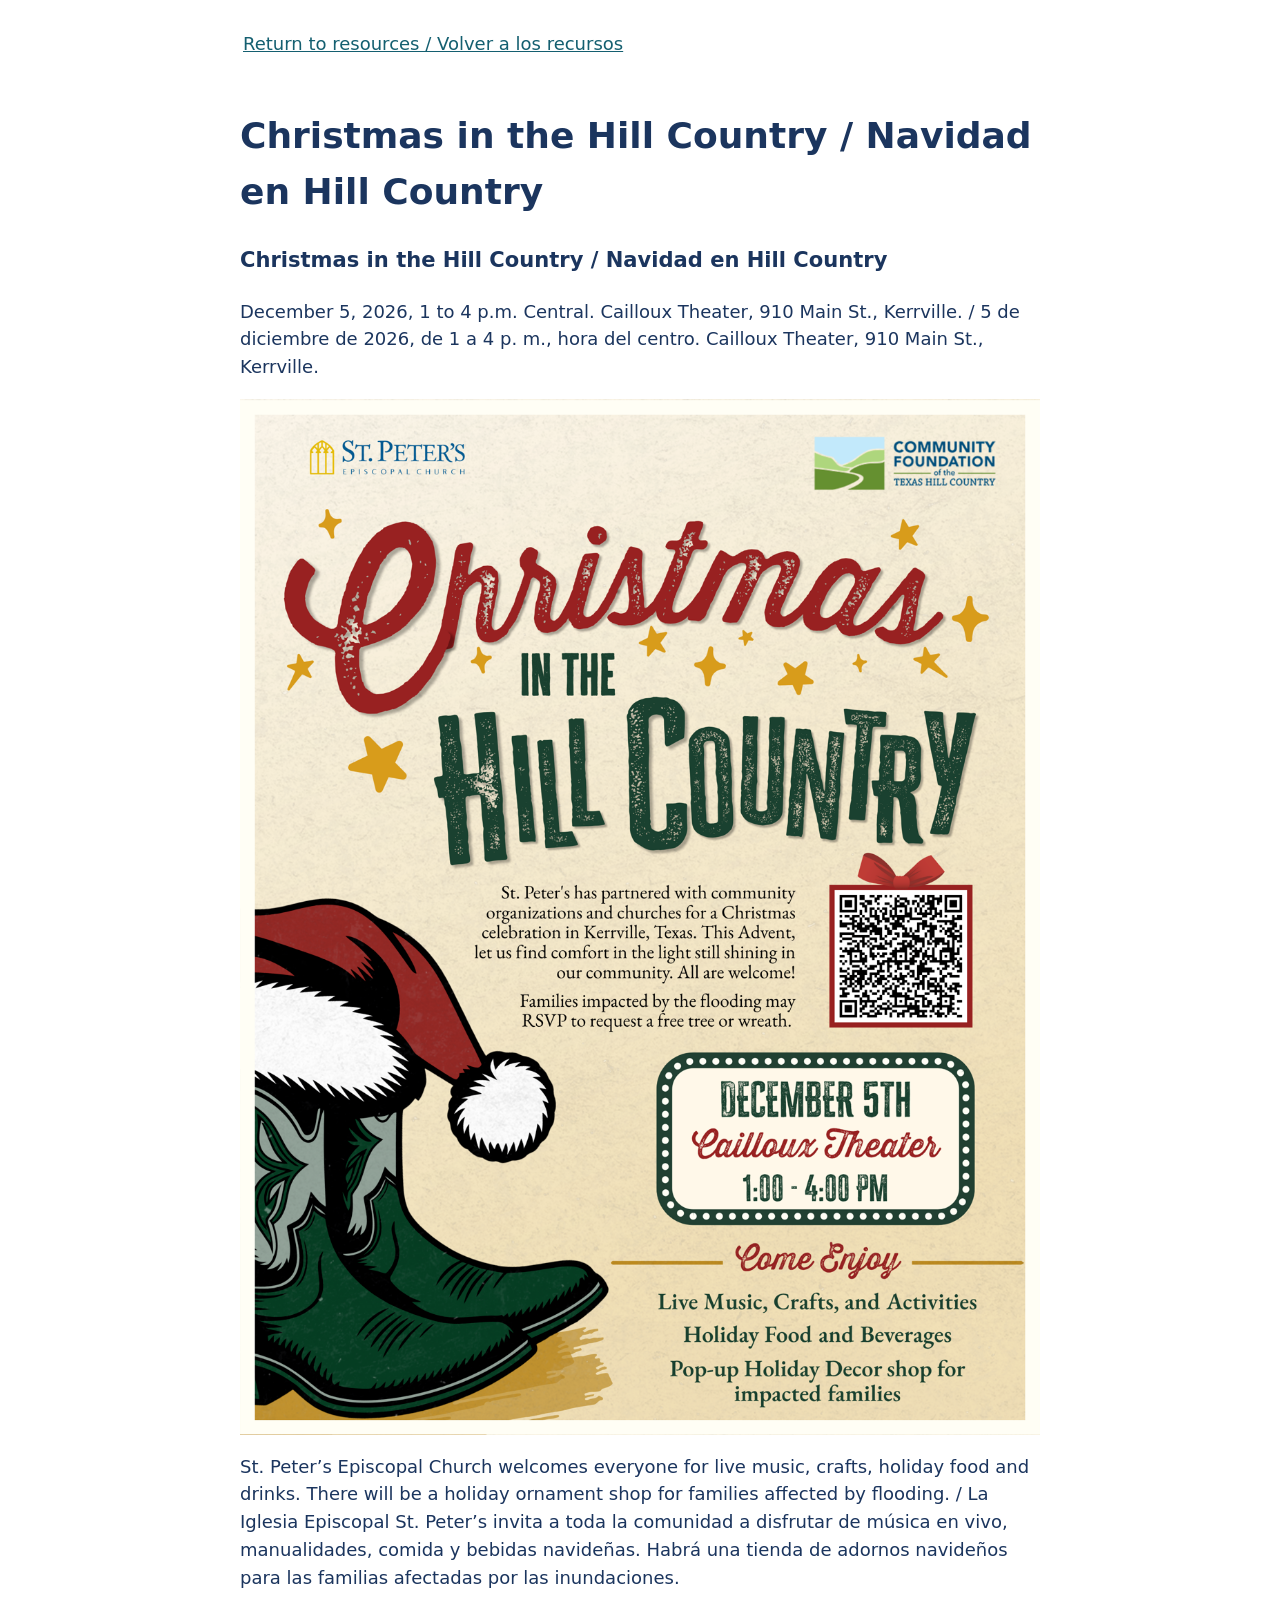
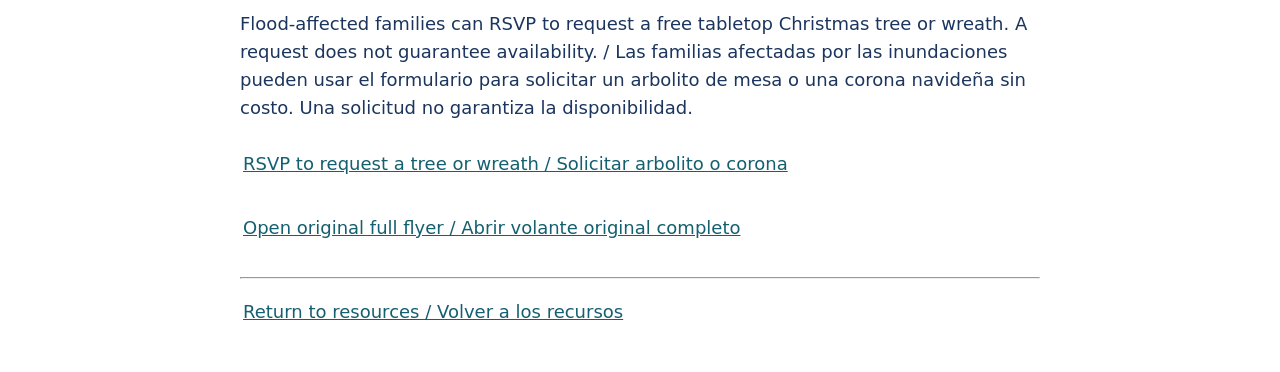
<file: flyers/christmas-in-the-hill-country.html>
<!doctype html><html lang="en"><meta charset="utf-8"><meta name="viewport" content="width=device-width, initial-scale=1"><title>Christmas in the Hill Country</title><style>body{font:18px/1.55 system-ui,sans-serif;color:#1b355e;max-width:800px;margin:auto;padding:20px}a{color:#145f70;display:inline-block;padding:10px 3px;min-height:44px}img{max-width:100%;height:auto;display:block}li{margin:8px 0}.call-es{border-top:2px solid #ddd;margin-top:24px}</style><body><a href="../#results">Return to resources / Volver a los recursos</a><div id="expired" hidden>This event has ended. / Este evento ha terminado.</div><main id="event-details"><h1>Christmas in the Hill Country / Navidad en Hill Country</h1><h3>Christmas in the Hill Country / Navidad en Hill Country</h3><p>December 5, 2026, 1 to 4 p.m. Central. Cailloux Theater, 910 Main St., Kerrville. / 5 de diciembre de 2026, de 1 a 4 p. m., hora del centro. Cailloux Theater, 910 Main St., Kerrville.</p><img class="call-full-flyer" src="christmas-in-the-hill-country.png" alt="Original Christmas in the Hill Country flyer. Event details are also written above in both languages." data-alt-en="Original Christmas in the Hill Country flyer. Event details are also written above in both languages." data-alt-es="Volante original de Navidad en Hill Country. Los detalles del evento también están escritos arriba en ambos idiomas."><p>St. Peter’s Episcopal Church welcomes everyone for live music, crafts, holiday food and drinks. There will be a holiday ornament shop for families affected by flooding. / La Iglesia Episcopal St. Peter’s invita a toda la comunidad a disfrutar de música en vivo, manualidades, comida y bebidas navideñas. Habrá una tienda de adornos navideños para las familias afectadas por las inundaciones.</p><p>Flood-affected families can RSVP to request a free tabletop Christmas tree or wreath. A request does not guarantee availability. / Las familias afectadas por las inundaciones pueden usar el formulario para solicitar un arbolito de mesa o una corona navideña sin costo. Una solicitud no garantiza la disponibilidad.</p><a class="act" href="https://docs.google.com/forms/d/e/1FAIpQLSeaqMvBajDxD-vMENKTY3EVGuyDx3_5Un7Y9o-f98YGT7BZxw/viewform" target="_blank" rel="noopener">RSVP to request a tree or wreath / Solicitar arbolito o corona</a><a class="act" href="christmas-in-the-hill-country.png">Open original full flyer / Abrir volante original completo</a></main><hr><a href="../#results">Return to resources / Volver a los recursos</a><script>(function(){var end=Date.parse("2026-12-06T00:00:00-06:00");function refresh(){var done=Date.now()>=end;document.getElementById("event-details").hidden=done;document.getElementById("expired").hidden=!done;var wait=end-Date.now();if(wait>0)setTimeout(refresh,Math.min(wait,2147483647));}refresh();window.addEventListener("pageshow",refresh);document.addEventListener("visibilitychange",refresh);})();</script></body></html>
</file>
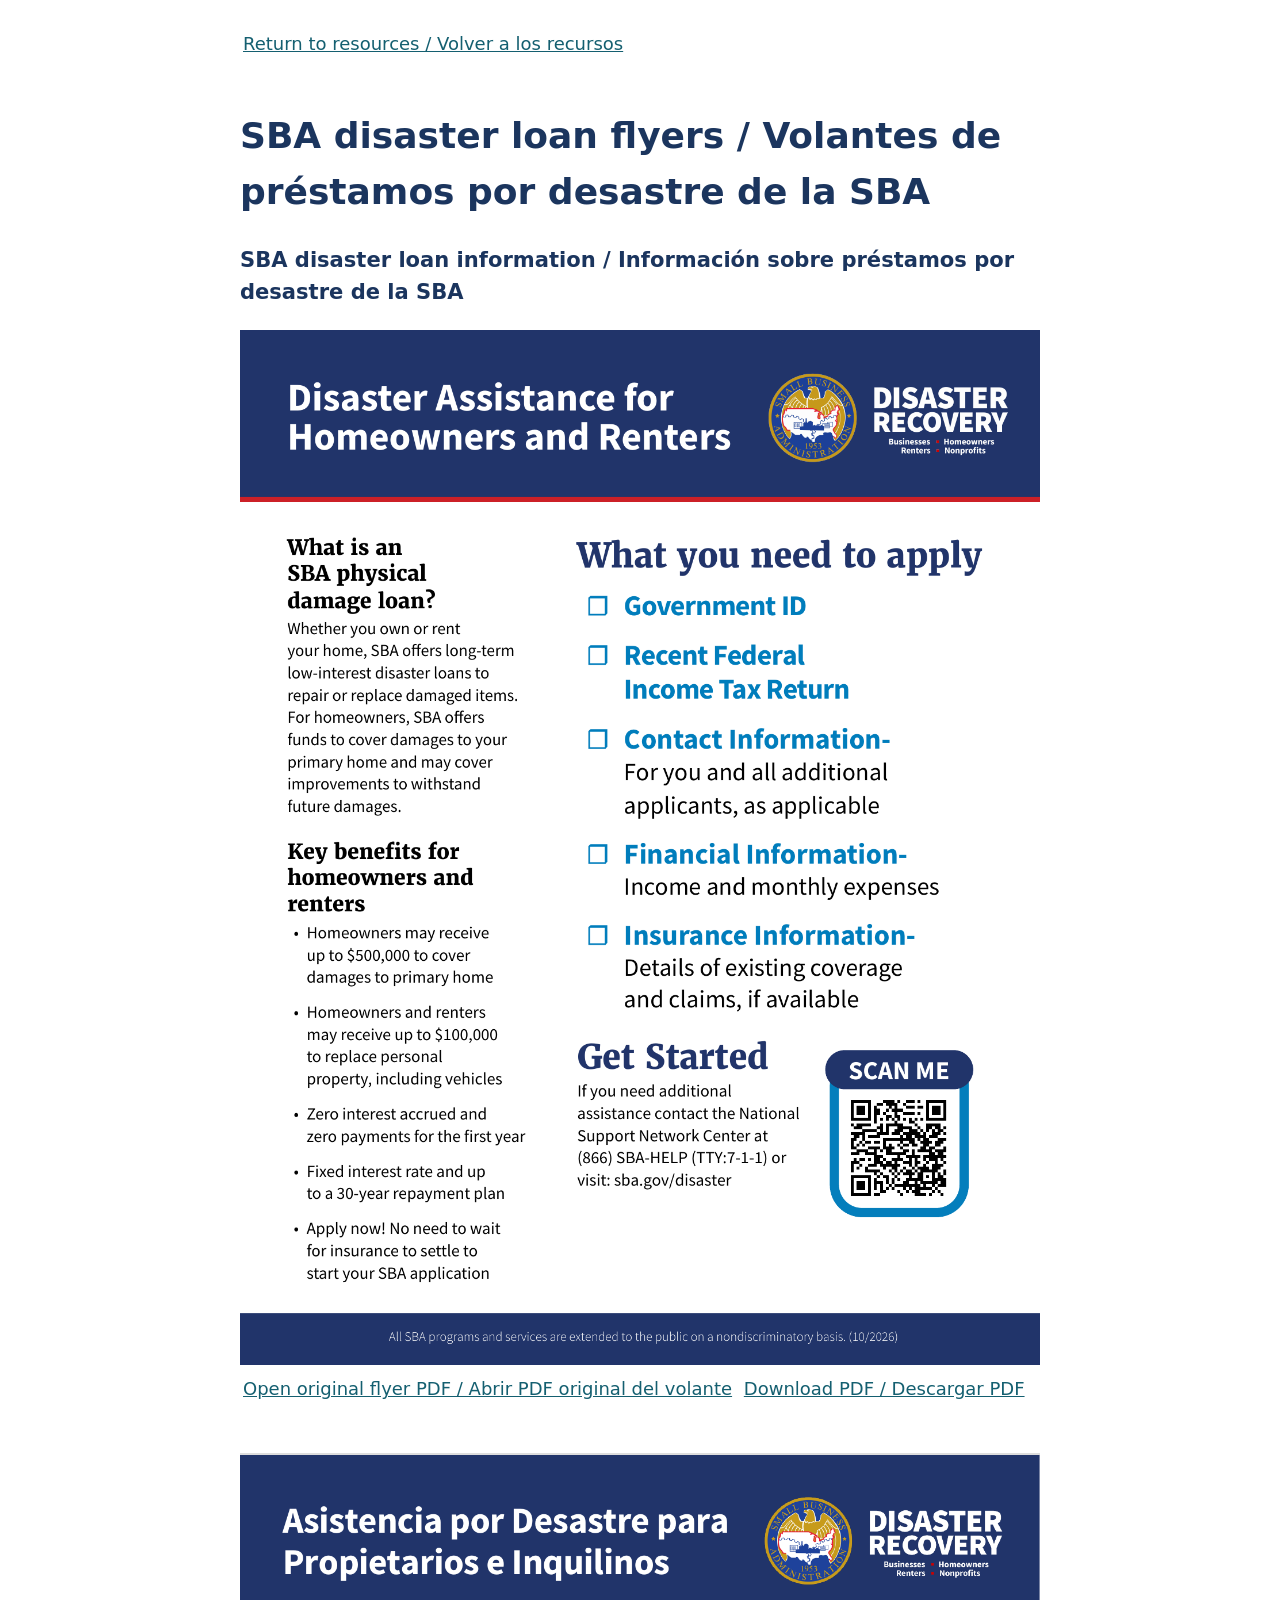
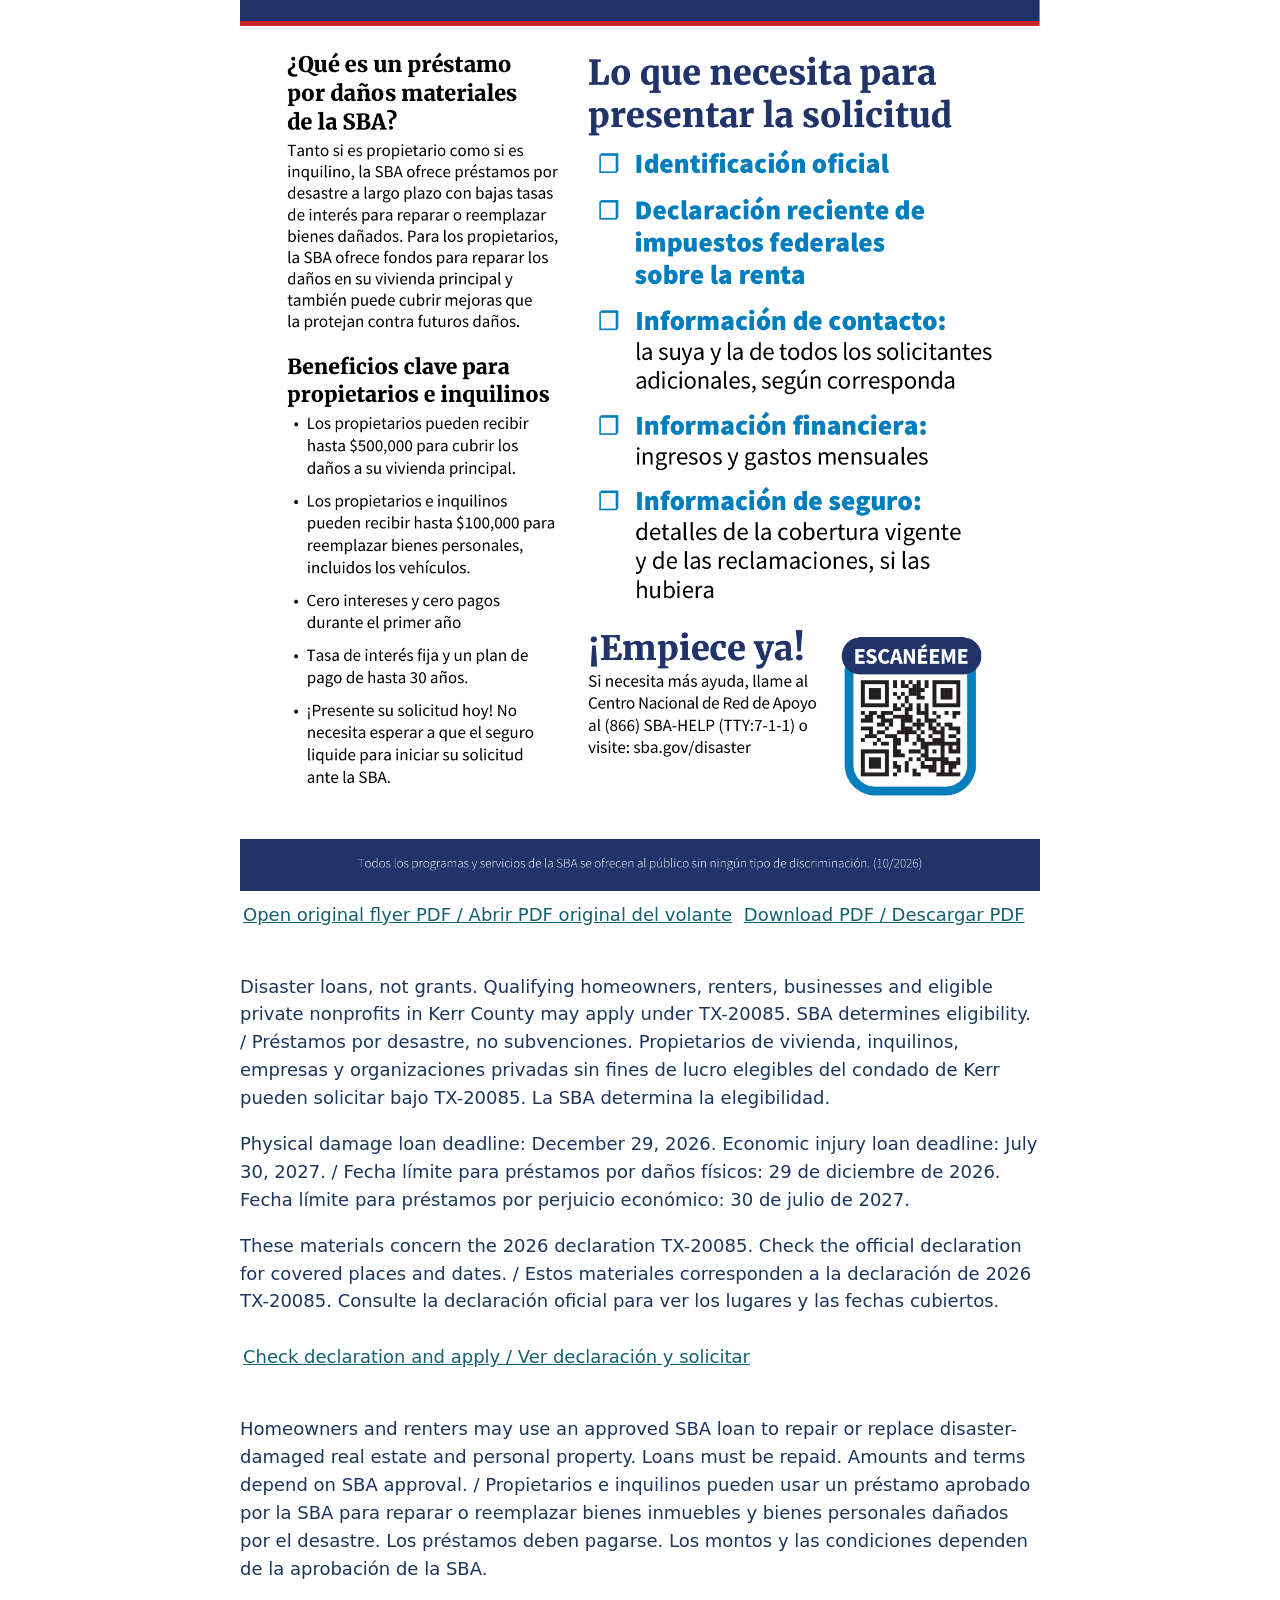
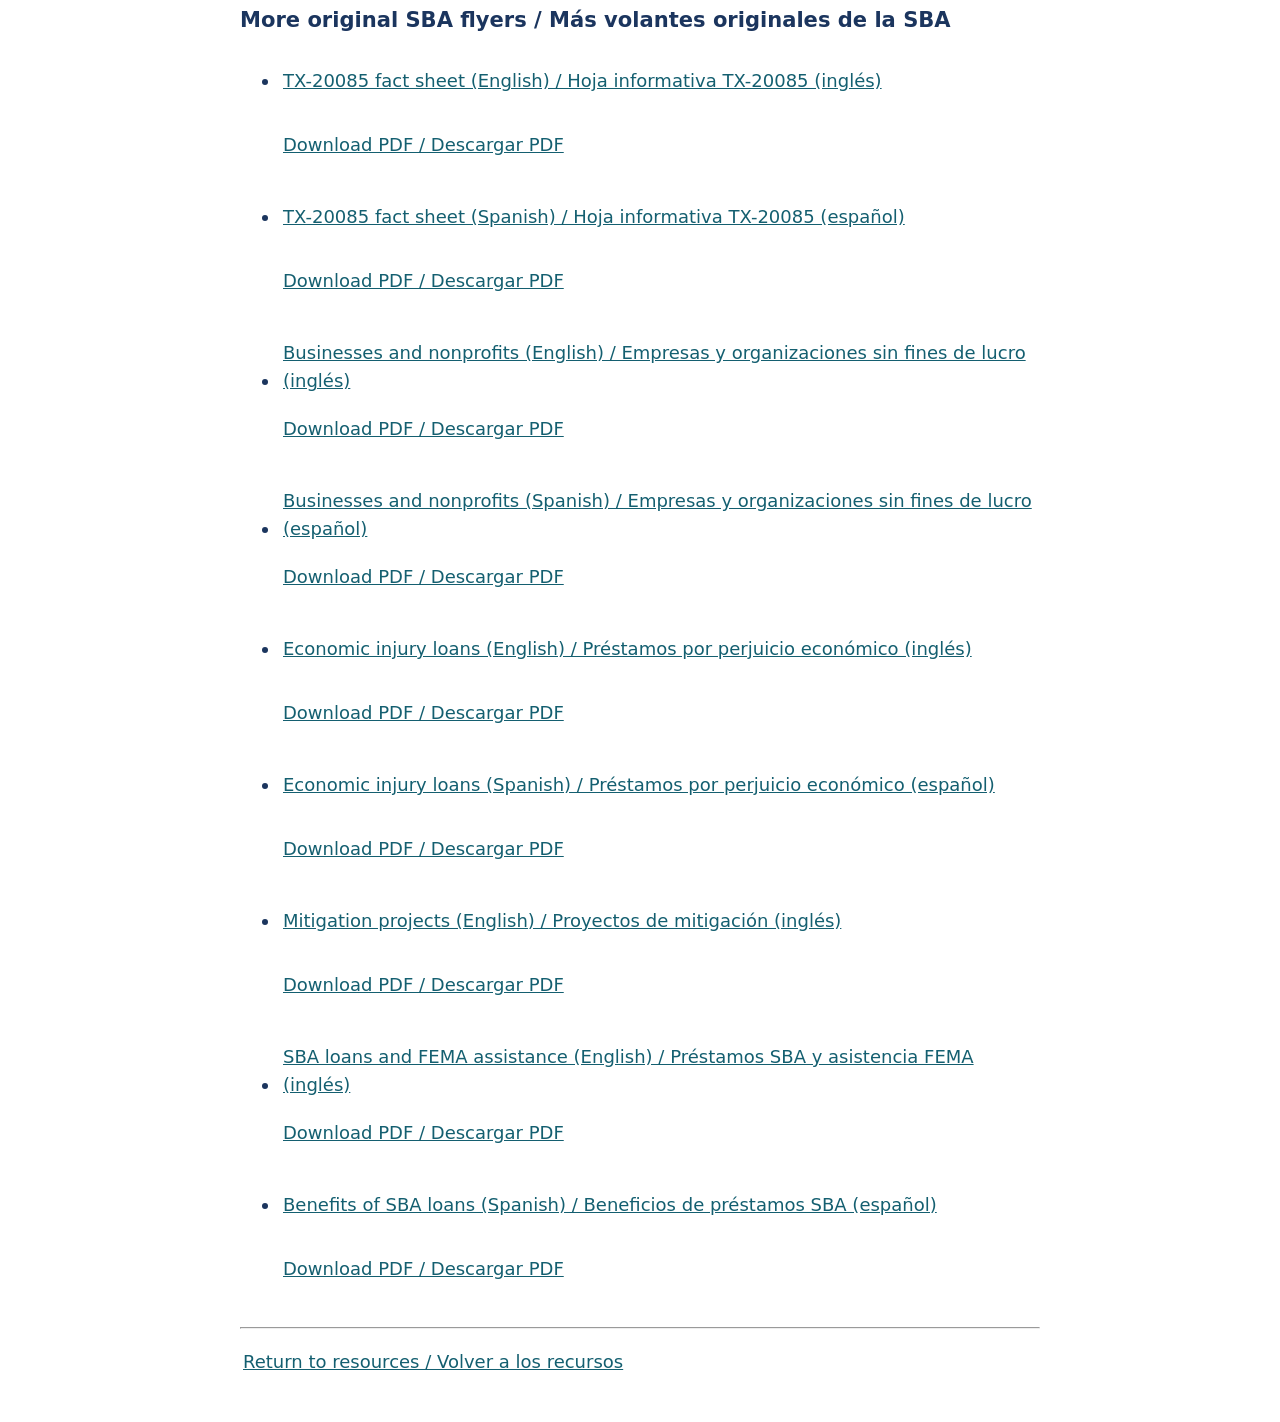
<file: flyers/sba-disaster-loans.html>
<!doctype html><html lang="en"><meta charset="utf-8"><meta name="viewport" content="width=device-width, initial-scale=1"><title>SBA disaster loan flyers</title><style>body{font:18px/1.55 system-ui,sans-serif;color:#1b355e;max-width:800px;margin:auto;padding:20px}a{color:#145f70;display:inline-block;padding:10px 3px;min-height:44px}img{max-width:100%;height:auto;display:block}li{margin:8px 0}.call-es{border-top:2px solid #ddd;margin-top:24px}</style><body><a href="../#results">Return to resources / Volver a los recursos</a><h1>SBA disaster loan flyers / Volantes de préstamos por desastre de la SBA</h1><h3>SBA disaster loan information / Información sobre préstamos por desastre de la SBA</h3><div class="call-en"><img class="call-full-flyer" src="sba-homeowners-en.png" width="1391" height="1800" alt="Complete SBA homeowners and renters flyer in English"><a class="act" href="sba-homeowners-en.pdf">Open original flyer PDF / Abrir PDF original del volante</a> <a class="act" href="sba-homeowners-en.pdf" download="sba-homeowners-en.pdf" aria-label="Download Open original flyer PDF" data-aria-en="Download Open original flyer PDF" data-aria-es="Descargar Abrir PDF original del volante">Download PDF / Descargar PDF</a></div><div class="call-es"><img class="call-full-flyer" src="sba-homeowners-es.png" width="1391" height="1800" alt="Volante completo de la SBA para propietarios e inquilinos en español"><a class="act" href="sba-homeowners-es.pdf">Open original flyer PDF / Abrir PDF original del volante</a> <a class="act" href="sba-homeowners-es.pdf" download="sba-homeowners-es.pdf" aria-label="Download Open original flyer PDF" data-aria-en="Download Open original flyer PDF" data-aria-es="Descargar Abrir PDF original del volante">Download PDF / Descargar PDF</a></div><p>Disaster loans, not grants. Qualifying homeowners, renters, businesses and eligible private nonprofits in Kerr County may apply under TX-20085. SBA determines eligibility. / Préstamos por desastre, no subvenciones. Propietarios de vivienda, inquilinos, empresas y organizaciones privadas sin fines de lucro elegibles del condado de Kerr pueden solicitar bajo TX-20085. La SBA determina la elegibilidad.</p><p>Physical damage loan deadline: December 29, 2026. Economic injury loan deadline: July 30, 2027. / Fecha límite para préstamos por daños físicos: 29 de diciembre de 2026. Fecha límite para préstamos por perjuicio económico: 30 de julio de 2027.</p><p>These materials concern the 2026 declaration TX-20085. Check the official declaration for covered places and dates. / Estos materiales corresponden a la declaración de 2026 TX-20085. Consulte la declaración oficial para ver los lugares y las fechas cubiertos.</p><a class="act" href="https://lending.sba.gov/search-disaster/?disaster=TX-20085" target="_blank" rel="noopener">Check declaration and apply / Ver declaración y solicitar</a><p>Homeowners and renters may use an approved SBA loan to repair or replace disaster-damaged real estate and personal property. Loans must be repaid. Amounts and terms depend on SBA approval. / Propietarios e inquilinos pueden usar un préstamo aprobado por la SBA para reparar o reemplazar bienes inmuebles y bienes personales dañados por el desastre. Los préstamos deben pagarse. Los montos y las condiciones dependen de la aprobación de la SBA.</p><h3>More original SBA flyers / Más volantes originales de la SBA</h3><ul><li><a class="act" href="sba-fact-sheet-en.pdf">TX-20085 fact sheet (English) / Hoja informativa TX-20085 (inglés)</a> <a class="act" href="sba-fact-sheet-en.pdf" download="sba-fact-sheet-en.pdf" aria-label="Download TX-20085 fact sheet (English)" data-aria-en="Download TX-20085 fact sheet (English)" data-aria-es="Descargar Hoja informativa TX-20085 (inglés)">Download PDF / Descargar PDF</a></li><li><a class="act" href="sba-fact-sheet-es.pdf">TX-20085 fact sheet (Spanish) / Hoja informativa TX-20085 (español)</a> <a class="act" href="sba-fact-sheet-es.pdf" download="sba-fact-sheet-es.pdf" aria-label="Download TX-20085 fact sheet (Spanish)" data-aria-en="Download TX-20085 fact sheet (Spanish)" data-aria-es="Descargar Hoja informativa TX-20085 (español)">Download PDF / Descargar PDF</a></li><li><a class="act" href="sba-businesses-en.pdf">Businesses and nonprofits (English) / Empresas y organizaciones sin fines de lucro (inglés)</a> <a class="act" href="sba-businesses-en.pdf" download="sba-businesses-en.pdf" aria-label="Download Businesses and nonprofits (English)" data-aria-en="Download Businesses and nonprofits (English)" data-aria-es="Descargar Empresas y organizaciones sin fines de lucro (inglés)">Download PDF / Descargar PDF</a></li><li><a class="act" href="sba-businesses-es.pdf">Businesses and nonprofits (Spanish) / Empresas y organizaciones sin fines de lucro (español)</a> <a class="act" href="sba-businesses-es.pdf" download="sba-businesses-es.pdf" aria-label="Download Businesses and nonprofits (Spanish)" data-aria-en="Download Businesses and nonprofits (Spanish)" data-aria-es="Descargar Empresas y organizaciones sin fines de lucro (español)">Download PDF / Descargar PDF</a></li><li><a class="act" href="sba-economic-injury-en.pdf">Economic injury loans (English) / Préstamos por perjuicio económico (inglés)</a> <a class="act" href="sba-economic-injury-en.pdf" download="sba-economic-injury-en.pdf" aria-label="Download Economic injury loans (English)" data-aria-en="Download Economic injury loans (English)" data-aria-es="Descargar Préstamos por perjuicio económico (inglés)">Download PDF / Descargar PDF</a></li><li><a class="act" href="sba-economic-injury-es.pdf">Economic injury loans (Spanish) / Préstamos por perjuicio económico (español)</a> <a class="act" href="sba-economic-injury-es.pdf" download="sba-economic-injury-es.pdf" aria-label="Download Economic injury loans (Spanish)" data-aria-en="Download Economic injury loans (Spanish)" data-aria-es="Descargar Préstamos por perjuicio económico (español)">Download PDF / Descargar PDF</a></li><li><a class="act" href="sba-mitigation-en.pdf">Mitigation projects (English) / Proyectos de mitigación (inglés)</a> <a class="act" href="sba-mitigation-en.pdf" download="sba-mitigation-en.pdf" aria-label="Download Mitigation projects (English)" data-aria-en="Download Mitigation projects (English)" data-aria-es="Descargar Proyectos de mitigación (inglés)">Download PDF / Descargar PDF</a></li><li><a class="act" href="sba-and-fema-en.pdf">SBA loans and FEMA assistance (English) / Préstamos SBA y asistencia FEMA (inglés)</a> <a class="act" href="sba-and-fema-en.pdf" download="sba-and-fema-en.pdf" aria-label="Download SBA loans and FEMA assistance (English)" data-aria-en="Download SBA loans and FEMA assistance (English)" data-aria-es="Descargar Préstamos SBA y asistencia FEMA (inglés)">Download PDF / Descargar PDF</a></li><li><a class="act" href="sba-benefits-es.pdf">Benefits of SBA loans (Spanish) / Beneficios de préstamos SBA (español)</a> <a class="act" href="sba-benefits-es.pdf" download="sba-benefits-es.pdf" aria-label="Download Benefits of SBA loans (Spanish)" data-aria-en="Download Benefits of SBA loans (Spanish)" data-aria-es="Descargar Beneficios de préstamos SBA (español)">Download PDF / Descargar PDF</a></li></ul><hr><a href="../#results">Return to resources / Volver a los recursos</a></body></html>
</file>
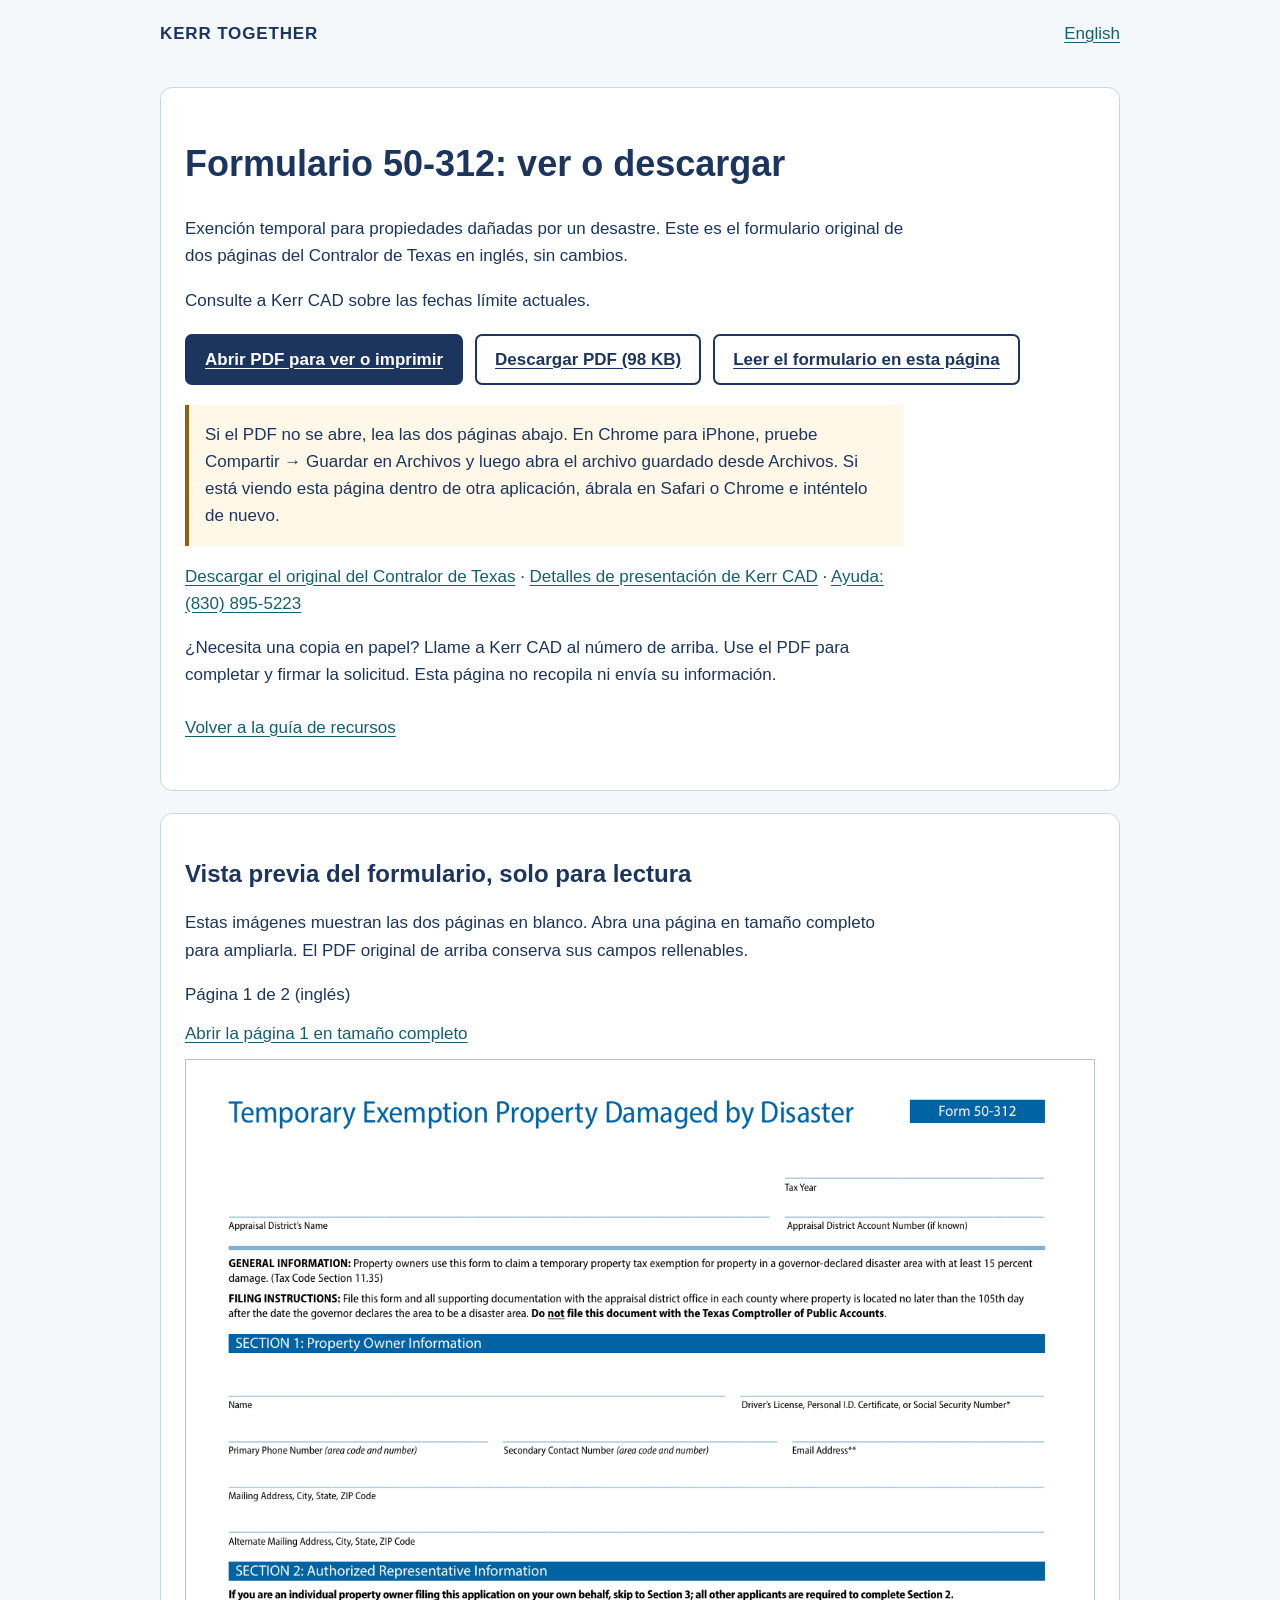
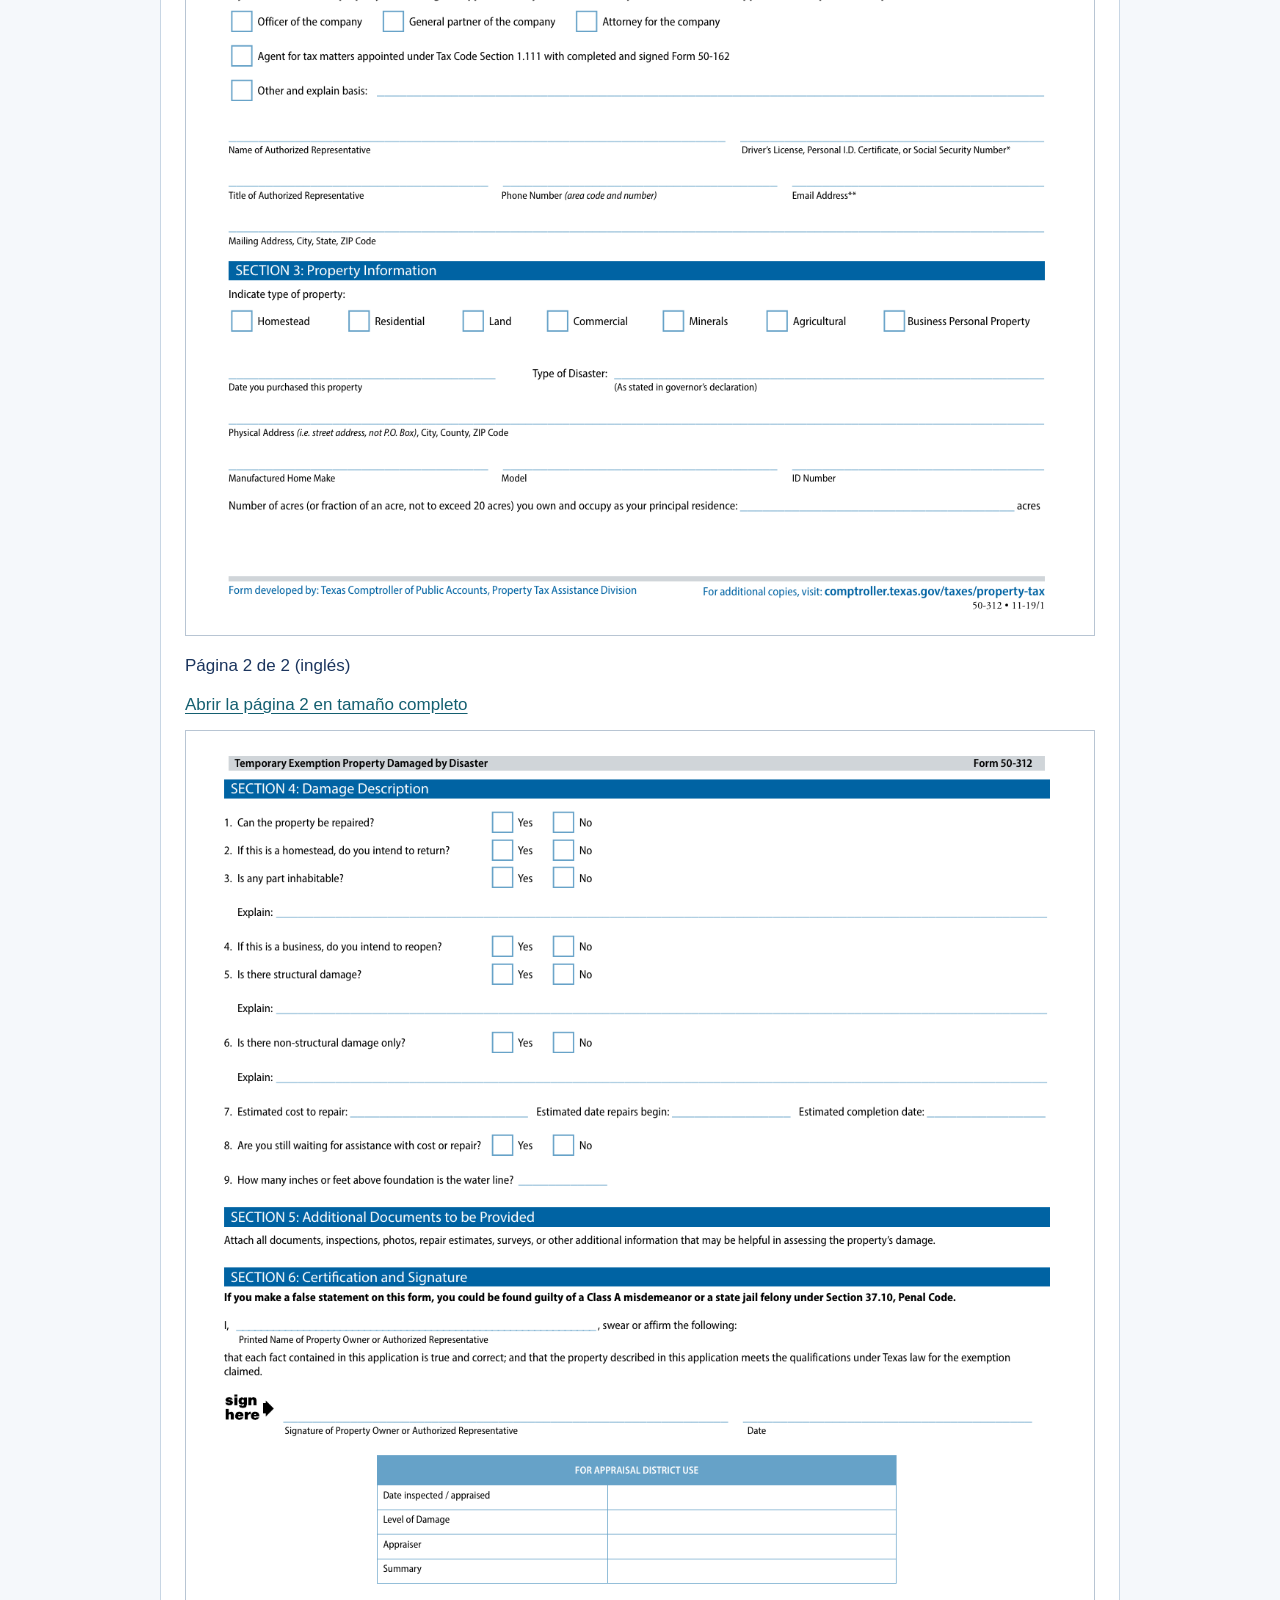
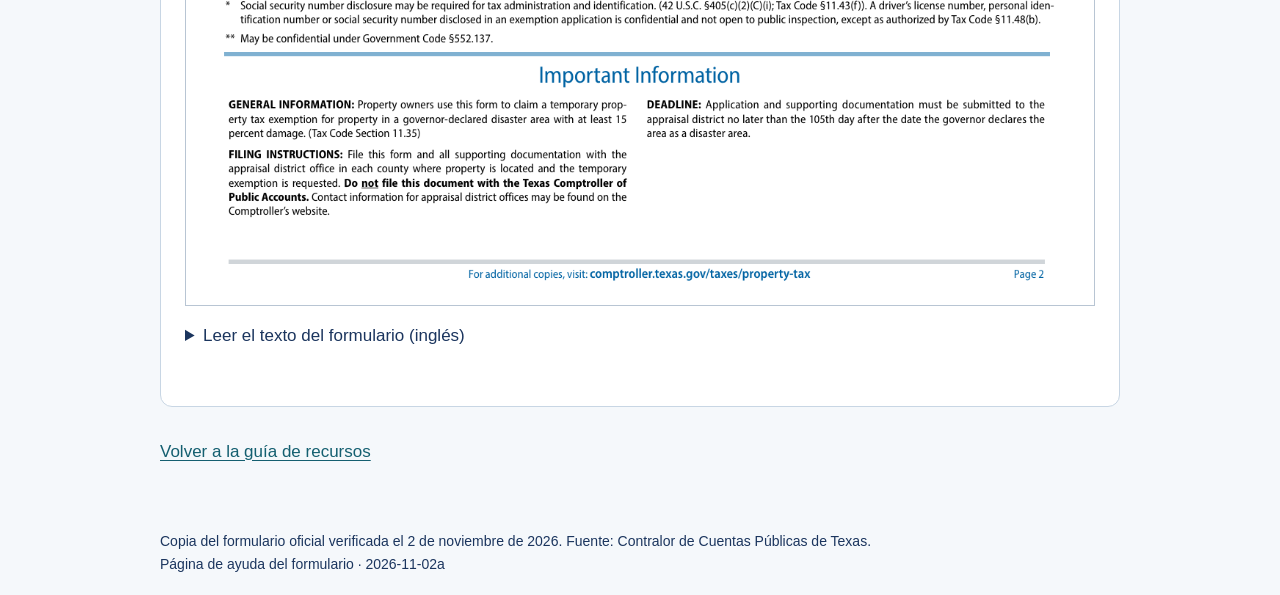
<file: forms/50-312/es.html>
<!doctype html>
<html lang="es"><head><meta charset="utf-8"><meta name="viewport" content="width=device-width, initial-scale=1"><meta name="robots" content="noindex"><title>Formulario 50-312: ver o descargar | Kerr Together</title><link rel="stylesheet" href="form.css"></head><body>
<a class="skip" href="#main">Ir al formulario</a>
<header><strong>KERR TOGETHER</strong><a href="./" lang="en" hreflang="en">English</a></header>
<main id="main"><section class="panel"><h1>Formulario 50-312: ver o descargar</h1>
<p>Exención temporal para propiedades dañadas por un desastre. Este es el formulario original de dos páginas del Contralor de Texas en inglés, sin cambios.</p>
<p>Consulte a Kerr CAD sobre las fechas límite actuales.</p>
<div class="actions"><a class="button primary" id="view-pdf" href="50-312.pdf">Abrir PDF para ver o imprimir</a><a class="button" id="download-pdf" href="50-312.pdf" download="Texas-Form-50-312.pdf">Descargar PDF (98 KB)</a><a class="button" href="#preview">Leer el formulario en esta página</a></div>
<p class="hint">Si el PDF no se abre, lea las dos páginas abajo. En Chrome para iPhone, pruebe Compartir → Guardar en Archivos y luego abra el archivo guardado desde Archivos. Si está viendo esta página dentro de otra aplicación, ábrala en Safari o Chrome e inténtelo de nuevo.</p>
<p><a id="official-pdf" href="https://comptroller.texas.gov/forms/50-312.pdf">Descargar el original del Contralor de Texas</a> · <a href="https://kerrcad.org/">Detalles de presentación de Kerr CAD</a> · <a href="tel:+18308955223">Ayuda: (830) 895-5223</a></p>
<p>¿Necesita una copia en papel? Llame a Kerr CAD al número de arriba. Use el PDF para completar y firmar la solicitud. Esta página no recopila ni envía su información.</p>
<p class="return"><a href="../../?lang=es#results">Volver a la guía de recursos</a></p></section>
<section class="panel" id="preview" aria-labelledby="preview-title"><h2 id="preview-title">Vista previa del formulario, solo para lectura</h2><p>Estas imágenes muestran las dos páginas en blanco. Abra una página en tamaño completo para ampliarla. El PDF original de arriba conserva sus campos rellenables.</p>
<figure class="preview"><figcaption>Página 1 de 2 (inglés)</figcaption><a href="page-1.png">Abrir la página 1 en tamaño completo</a><img src="page-1.png" width="1237" height="1600" alt="Formulario 50-312 en blanco, página 1. El texto completo está disponible abajo." loading="eager"></figure><figure class="preview"><figcaption>Página 2 de 2 (inglés)</figcaption><a href="page-2.png">Abrir la página 2 en tamaño completo</a><img src="page-2.png" width="1237" height="1600" alt="Formulario 50-312 en blanco, página 2. El texto completo está disponible abajo." loading="lazy"></figure><details><summary>Leer el texto del formulario (inglés)</summary><p>Texto extraído del original para lectura. Use el PDF original para completar el formulario.</p><pre lang="en">Temporary Exemption Property Damaged by Disaster                                                                                                                                      Form 50-312



                                                                                                                                              ___________________________________
                                                                                                                                              Tax Year

_________________________________________________________________________                                                                     ___________________________________
Appraisal District’s Name                                                                                                                     Appraisal District Account Number (if known)


GENERAL INFORMATION: Property owners use this form to claim a temporary property tax exemption for property in a governor-declared disaster area with at least 15 percent
damage. (Tax Code Section 11.35)
FILING INSTRUCTIONS: File this form and all supporting documentation with the appraisal district office in each county where property is located no later than the 105th day
after the date the governor declares the area to be a disaster area. Do not file this document with the Texas Comptroller of Public Accounts.

 SECTION 1: Property Owner Information


___________________________________________________________________                                                                _________________________________________
Name                                                                                                                               Driver’s License, Personal I.D. Certificate, or Social Security Number*


___________________________________ ______________________________________                                                                      __________________________________
Primary Phone Number (area code and number)                               Secondary Contact Number (area code and number)                       Email Address**


______________________________________________________________________________________________________________
Mailing Address, City, State, ZIP Code


______________________________________________________________________________________________________________
Alternate Mailing Address, City, State, ZIP Code


 SECTION 2: Authorized Representative Information
If you are an individual property owner filing this application on your own behalf, skip to Section 3; all other applicants are required to complete Section 2.

      Officer of the company
                                                General partner of the company
                                                                                               Attorney for the company


      Agent for tax matters appointed under Tax Code Section 1.111 with completed and signed Form 50-162


      Other and explain basis: ___________________________________________________________________________________________


___________________________________________________________________                                                                _________________________________________
Name of Authorized Representative                                                                                                  Driver’s License, Personal I.D. Certificate, or Social Security Number*


___________________________________ ______________________________________                                                                      __________________________________
Title of Authorized Representative                                        Phone Number (area code and number)                                   Email Address**


______________________________________________________________________________________________________________
Mailing Address, City, State, ZIP Code


 SECTION 3: Property Information
Indicate type of property:

      Homestead
                                      Residential
                                                                     Land
                                                                                         Commercial
                                                                                                                     Minerals
                                                                                                                                               Agricultural
                                                                                                                                                                             Business Personal Property



____________________________________                                              Type of Disaster: ___________________________________________________________
Date you purchased this property                                                                   (As stated in governor’s declaration)


______________________________________________________________________________________________________________
Physical Address (i.e. street address, not P.O. Box), City, County, ZIP Code


___________________________________ ______________________________________                                                                      __________________________________
Manufactured Home Make                                                    Model                                                                 ID Number

Number of acres (or fraction of an acre, not to exceed 20 acres) you own and occupy as your principal residence: _____________________________________ acres




Form developed by: Texas Comptroller of Public Accounts, Property Tax Assistance Division                                For additional copies, visit: comptroller.texas.gov/taxes/property-tax
                                                                                                                                                                                               50-312 • 11-19/1
  Temporary Exemption Property Damaged by Disaster                                                                                                                      Form 50-312

 SECTION 4: Damage Description

1. Can the property be repaired?
                                                                        Yes
                                                                                   No

2. If this is a homestead, do you intend to return?
                                                                        Yes
                                                                                   No

3. Is any part inhabitable?
                                                                        Yes
                                                                                   No

   Explain: ________________________________________________________________________________________________________

4. If this is a business, do you intend to reopen?
                                                                        Yes
                                                                                   No

5. Is there structural damage?
                                                                        Yes
                                                                                   No

   Explain: ________________________________________________________________________________________________________

6. Is there non-structural damage only?
                                                                        Yes
                                                                                   No

   Explain: ________________________________________________________________________________________________________

7. Estimated cost to repair: ________________________ Estimated date repairs begin: ________________ Estimated completion date: ________________

8. Are you still waiting for assistance with cost or repair?
                                                                        Yes
                                                                                   No

9. How many inches or feet above foundation is the water line? ____________


 SECTION 5: Additional Documents to be Provided
Attach all documents, inspections, photos, repair estimates, surveys, or other additional information that may be helpful in assessing the property’s damage.


 SECTION 6: Certification and Signature
If you make a false statement on this form, you could be found guilty of a Class A misdemeanor or a state jail felony under Section 37.10, Penal Code.

I, ____________________________________________________________ , swear or affirm the following:
   Printed Name of Property Owner or Authorized Representative
that each fact contained in this application is true and correct; and that the property described in this application meets the qualifications under Texas law for the exemption
claimed.


             ____________________________________________________________ ________________________________________
              Signature of Property Owner or Authorized Representative                                                Date


                                                                                  FOR APPRAISAL DISTRICT USE

                                     Date inspected / appraised

                                     Level of Damage

                                     Appraiser

                                     Summary


* Social security number disclosure may be required for tax administration and identification. (42 U.S.C. §405(c)(2)(C)(i); Tax Code §11.43(f)). A driver’s license number, personal iden-
  tification number or social security number disclosed in an exemption application is confidential and not open to public inspection, except as authorized by Tax Code §11.48(b).
** May be confidential under Government Code §552.137.


                                                                               Important Information
 GENERAL INFORMATION: Property owners use this form to claim a temporary prop-                   DEADLINE: Application and supporting documentation must be submitted to the
 erty tax exemption for property in a governor-declared disaster area with at least 15           appraisal district no later than the 105th day after the date the governor declares the
 percent damage. (Tax Code Section 11.35)                                                        area as a disaster area.
 FILING INSTRUCTIONS: File this form and all supporting documentation with the
 appraisal district office in each county where property is located and the temporary
 exemption is requested. Do not file this document with the Texas Comptroller of
 Public Accounts. Contact information for appraisal district offices may be found on the
 Comptroller’s website.




                                                          For additional copies, visit: comptroller.texas.gov/taxes/property-tax                                                   Page 2
</pre></details></section>
<p class="return"><a href="../../?lang=es#results">Volver a la guía de recursos</a></p></main><footer>Copia del formulario oficial verificada el 2 de noviembre de 2026. Fuente: Contralor de Cuentas Públicas de Texas.<br>Página de ayuda del formulario · 2026-11-02a</footer></body></html>
</file>
<file: calendar/styles.css>
:root{--navy:#1b355e;--ink:#263b50;--muted:#53687b;--teal:#087a6c;--teal-soft:#e7f5f1;--office:#64717d;--office-soft:#f1f4f6;--red:#a83040;--red-soft:#fff2f3;--line:#d9e2e8;--paper:#f7fafc;color-scheme:light;font-size:16px}*{box-sizing:border-box}html{scroll-behavior:smooth;scroll-padding-top:20px}body{margin:0;background:var(--paper);color:var(--ink);font-family:Lato,"Trebuchet MS",Arial,sans-serif;line-height:1.5}a{color:var(--navy);text-underline-offset:4px;text-decoration-thickness:1px;overflow-wrap:anywhere}a:hover{text-decoration-thickness:2px}button,input,select{font:inherit;color:inherit}button,a,input,select{-webkit-tap-highlight-color:transparent}button{cursor:pointer}button,input,select{min-height:44px;border:1px solid #aabcc9;border-radius:7px;background:white;padding:9px 13px}button{font-weight:700}button:hover{border-color:var(--teal);background:var(--teal-soft)}button:disabled{cursor:default;opacity:.45}input[type=search]{width:100%;padding-left:14px}label{display:block;font-size:.88rem;font-weight:700}label input,label select{display:block;margin-top:6px;width:100%;font-weight:400}input:invalid:not(:focus){box-shadow:none}:focus-visible{outline:3px solid #9c6100;outline-offset:3px}h1,h2,h3,h4,p{margin:0}h1,h2,h3,h4{overflow-wrap:anywhere;color:var(--navy);line-height:1.16}h1{font-size:clamp(2.5rem,4vw,3.8rem);letter-spacing:-.045em;font-weight:900}h2{font-size:clamp(1.6rem,2.5vw,2.3rem);letter-spacing:-.025em}h3{font-size:1.22rem}h4{font-size:1rem}main,.masthead,footer{max-width:1600px;margin:auto;padding-inline:40px}.masthead{min-height:88px;display:flex;align-items:center;justify-content:space-between;gap:28px;border-bottom:1px solid var(--line)}.brand{display:flex;align-items:center;gap:13px;font-size:1.2rem;line-height:1.2;font-weight:900;text-decoration:none;min-height:48px}.brand svg{width:44px;height:44px;flex:none}.brand small{display:block;color:var(--muted);font-size:.75rem;font-weight:400;letter-spacing:.01em;margin-top:4px}.masthead nav{display:flex;gap:26px;align-items:center;flex-wrap:wrap}.masthead nav a{display:flex;min-height:44px;align-items:center;font-size:.9rem;font-weight:700}.intro{display:grid;grid-template-columns:1.1fr 1fr;gap:70px;align-items:end;padding:34px 0 32px}.sample-label{font-size:.85rem;font-weight:700;color:var(--teal);margin-bottom:13px}.lead{max-width:31rem;margin-top:20px;color:var(--muted);font-size:1.06rem}.snapshot{border-left:3px solid var(--teal);padding:4px 0 4px 24px;max-width:480px;justify-self:end}.snapshot strong{color:var(--navy);font-size:1.1rem}.snapshot p{color:var(--muted);font-size:.93rem;line-height:1.6;margin:10px 0}.snapshot a{display:inline-flex;min-height:44px;align-items:center;font-size:.9rem;font-weight:700}.calendar{background:white;border:1px solid var(--line);border-radius:14px;padding:26px 22px 20px;box-shadow:0 6px 22px #1b355e06;scroll-margin-top:12px}.week-toolbar{display:flex;align-items:center;justify-content:space-between;gap:22px}.section-label{font-size:.9rem;font-weight:700;color:var(--teal);margin-bottom:7px}.section-label span{font-weight:400;color:var(--muted);margin-left:12px}.week-actions{display:flex;gap:8px;align-items:center;flex-wrap:wrap}.week-actions button{min-width:44px}.week-actions .quiet{background:transparent;border-color:transparent;font-size:.85rem}.calendar-tools{display:grid;grid-template-columns:minmax(220px,1.6fr) minmax(200px,1.1fr) minmax(225px,1.05fr);gap:16px;margin:25px 0 16px;padding:18px 0;border-block:1px solid var(--line);align-items:end}.calendar-tools select{width:100%;height:max(44px,calc(1.5em + 20px));overflow:hidden;text-overflow:ellipsis}#date-form{display:flex;gap:8px;align-items:end}#date-form label{flex:1;min-width:0}#jump-date{min-width:0;padding-inline:10px}.calendar-meta{display:flex;gap:16px;align-items:center;justify-content:space-between}.legend{display:flex;gap:12px 20px;flex-wrap:wrap;list-style:none;padding:0;margin:0;color:var(--muted);font-size:.82rem}.legend li{display:flex;gap:7px;align-items:center}.legend i{width:9px;height:9px;border-radius:50%;flex:none}.food-dot{background:var(--teal)}.office-dot{background:var(--office)}.event-dot{background:var(--red)}.print-share{display:flex;gap:2px;flex-wrap:wrap}.print-share button{border-color:transparent;background:transparent;font-size:.82rem;padding-inline:9px;text-decoration:underline;text-underline-offset:4px}.result-status{font-size:.86rem;color:var(--muted);margin:13px 0 18px;min-height:22px}.action-status{font-size:.9rem;color:var(--teal)}.action-status:not(:empty){padding:10px 0}#share-fallback{padding:16px;background:var(--teal-soft);margin:14px 0;border-radius:8px}#share-fallback p{font-size:.83rem;margin-top:6px}.week-grid{display:grid;grid-template-columns:repeat(7,minmax(0,1fr));gap:0;align-items:stretch;border-top:2px solid var(--navy)}.day{min-width:0;padding:0 9px 13px;border-right:1px solid var(--line);scroll-margin-top:20px}.day:first-child{padding-left:0}.day:last-child{padding-right:0;border-right:0}.day h3{display:flex;gap:8px;flex-wrap:wrap;align-items:baseline;justify-content:space-between;font-size:.92rem;font-weight:700;padding:15px 1px 14px;margin-bottom:4px;border-bottom:1px solid var(--line);letter-spacing:-.01em}.day h3 time{font-weight:400;color:var(--muted);white-space:nowrap;font-size:.88rem}.schedule-entry{padding:12px 10px 10px;border-left:3px solid var(--office);background:var(--office-soft);margin-top:10px;border-radius:0 5px 5px 0;min-width:0}.schedule-entry.food{border-color:var(--teal);background:var(--teal-soft)}.schedule-entry.event{border-color:var(--red);background:var(--red-soft)}.entry-time{font-size:.8rem;line-height:1.4;color:#41596d;font-weight:700;font-variant-numeric:tabular-nums;margin-bottom:7px}.food .entry-time{color:#086557}.event .entry-time{color:var(--red)}.schedule-entry h4{font-size:.91rem;line-height:1.35;letter-spacing:-.015em}.schedule-entry h4 a{display:inline-flex;align-items:center;min-height:44px;text-decoration:none}.schedule-entry h4 a:hover{text-decoration:underline}.entry-service{font-size:.77rem;line-height:1.45;color:#53697a;margin-top:5px;overflow-wrap:anywhere}.entry-location{font-size:.76rem;color:var(--muted);margin-top:6px}.entry-flag{display:block;font-size:.75rem;font-weight:700;margin-top:8px}.entry-flyer{font-size:.78rem;display:inline-flex;align-items:center;min-height:44px;min-width:44px;font-weight:700}.day-empty{font-size:.86rem;color:var(--muted);line-height:1.65;padding:15px 3px}.empty-week{padding:22px;border:1px dashed #b8c9d1;margin:0 0 18px;background:var(--paper)}.empty-week p{margin:8px 0 14px;max-width:65ch}.range-note{font-size:.79rem;color:var(--muted);margin-top:18px;border-top:1px solid var(--line);padding-top:15px}.day-navigation{display:none}.section-heading{display:flex;align-items:end;justify-content:space-between;gap:32px;margin-bottom:24px}.section-heading>p{color:var(--muted);max-width:430px;font-size:.94rem}.support,.directory{padding-top:48px}.support-layout{display:grid;grid-template-columns:1fr 1.1fr;gap:32px}.ongoing{display:grid;gap:20px}.ongoing article{padding:0 0 20px;border-bottom:1px solid var(--line)}.support-tag{display:block;font-size:.78rem;font-weight:700;color:var(--muted);margin-bottom:8px}.ongoing p,.event-feature p{font-size:.93rem;color:var(--muted);margin-top:10px;max-width:65ch}.support-links{display:flex;align-items:center;gap:16px;flex-wrap:wrap;margin-top:10px}.support a,.support button{display:inline-flex;min-height:44px;align-items:center;font-weight:700;font-size:.89rem}.support button{padding:0;border:0;background:transparent;text-decoration:underline;text-underline-offset:4px}.event-feature{background:var(--red-soft);border-top:3px solid var(--red);border-radius:0 0 8px 8px;padding:24px;display:flex;gap:24px;align-items:start}.event-feature>div:last-child{min-width:0;overflow-wrap:anywhere}.event-date{flex-shrink:0;color:var(--red);text-align:center;min-width:70px;line-height:1}.event-date span{display:block;font-size:.78rem;line-height:1.5}.event-date strong{display:block;font-size:3.6rem;font-weight:900;letter-spacing:-.05em}.event-feature h3{font-size:1.5rem}.directory-search-label{max-width:480px;margin-bottom:16px}.categories{display:flex;flex-wrap:wrap;gap:8px}.category{font-size:.82rem;padding:9px 11px;line-height:1.35}.category span{display:inline-block;margin-left:4px;color:var(--muted);font-variant-numeric:tabular-nums}.category.selected{background:var(--navy);color:white;border-color:var(--navy)}.category.selected span{color:#d0e6ef}#directory-status{color:var(--muted);font-size:.87rem;margin:18px 0}.resource-list{display:grid;grid-template-columns:1fr 1fr;gap:10px 18px;align-items:start}.resource{background:white;border:1px solid var(--line);border-radius:8px;min-width:0;scroll-margin-top:20px}.resource summary{overflow-wrap:anywhere;min-height:60px;padding:18px 20px;font-weight:700;color:var(--navy);cursor:pointer;line-height:1.35}.resource[open]{grid-column:1/-1}.resource[open] summary{border-bottom:1px solid var(--line)}.resource-inner{padding:20px}.resource .card{max-width:900px}.card h3{font-size:1.25rem;margin-bottom:10px}.tags{display:flex;gap:6px;flex-wrap:wrap;margin:12px 0}.tag,.flag{font-size:.77rem;padding:4px 8px;border-radius:4px;background:var(--office-soft)}.flag{background:var(--teal-soft)}.card p{margin:10px 0}.contact{list-style:none;padding:0}.contact li{display:flex;gap:10px;margin:14px 0}.ic,.ica{width:19px;height:19px;flex:none;margin-top:3px}.acts{display:flex;gap:9px;flex-wrap:wrap}.act{display:inline-flex;gap:7px;align-items:center;border:1px solid #b9c9d3;border-radius:6px;padding:10px 12px;min-height:44px;min-width:44px;font-size:.9rem}.return-calendar{display:inline-flex;min-height:44px;align-items:center;margin-top:18px;font-weight:700}.contact a{overflow-wrap:anywhere}.contact>li>span{min-width:0}.resource .flags{display:flex;gap:6px;flex-wrap:wrap}#directory-empty{padding:20px;border:1px dashed var(--line);margin-bottom:15px}.directory{padding-bottom:50px}footer{padding-block:30px 38px;border-top:1px solid var(--line);display:grid;grid-template-columns:180px 1fr auto;gap:25px;align-items:start;color:var(--muted);font-size:.86rem}footer strong{color:var(--navy);font-size:1.15rem}footer p{max-width:680px}footer a{display:inline-flex;min-height:44px;align-items:center}dialog{border:1px solid #b8c9d3;border-radius:12px;padding:0;color:var(--ink);width:min(800px,calc(100vw - 28px));max-height:calc(100vh - 28px);max-height:calc(100dvh - 28px);margin:auto;overflow:hidden;background:white}dialog[open]{display:grid;grid-template-rows:auto minmax(0,1fr) auto}dialog::backdrop{background:#10243bc4}.flyer-top{padding:12px 16px;display:flex;gap:14px;align-items:center;justify-content:space-between;border-bottom:1px solid var(--line);flex-wrap:wrap}.flyer-top h2{font-size:1.1rem;max-width:48ch}.flyer-top button{margin-left:auto;flex:none}.flyer-scroll{overflow:auto;overscroll-behavior:contain;padding:16px;min-height:0;-webkit-overflow-scrolling:touch}.flyer-scroll p{margin-bottom:14px}.flyer-scroll img{width:100%;height:auto;display:block}.flyer-scroll a{display:inline-flex;min-height:44px;align-items:center}.flyer-bottom{padding:10px 16px max(10px,env(safe-area-inset-bottom));border-top:1px solid var(--line)}.flyer-bottom button{width:100%;background:var(--navy);border-color:var(--navy);color:white}#flyer-languages{display:flex;gap:8px;margin-bottom:12px}#flyer-languages button[aria-pressed=true]{color:white;background:var(--navy)}#flyer-image-error{border:1px solid var(--red);padding:14px;color:var(--red)}.skip{position:absolute;left:12px;top:-100px;background:white;z-index:100;padding:12px}.skip:focus{top:12px}.sr-only{position:absolute;width:1px;height:1px;margin:-1px;overflow:hidden;clip:rect(0,0,0,0);white-space:nowrap}.enhanced{display:none!important}.js .enhanced{display:revert!important}.js .day-navigation.enhanced{display:none!important}.js .week-actions.enhanced{display:flex!important}.js .calendar-tools.enhanced{display:grid!important}.js .print-share.enhanced{display:flex!important}.js .no-js-note{display:none}.no-js-note{background:var(--teal-soft);padding:12px;margin:16px 0}[hidden]{display:none!important}
@media(max-width:1250px){main,.masthead,footer{padding-inline:26px}.calendar{padding-inline:16px}.week-grid{grid-template-columns:repeat(4,minmax(0,1fr));gap:15px 0}.day:nth-child(4n){border-right:0}.day:nth-child(5){padding-left:0}.day h3{font-size:1rem}.schedule-entry h4{font-size:1rem}.entry-service{font-size:.83rem}.calendar-tools{grid-template-columns:1.2fr 1fr}#date-form{grid-column:1/-1;max-width:350px}.support-layout{gap:24px}.intro{gap:35px}}
@media(max-width:760px){main,.masthead,footer{padding-inline:18px}.masthead{padding-block:18px;min-height:0;display:block}.masthead nav{margin-top:6px;gap:0 14px}.masthead nav a{font-size:.83rem}.intro{display:block;padding:20px 0}.intro h1 br{display:none}h1{font-size:2.1rem;max-width:390px}.lead{display:none}.snapshot{max-width:none;margin-top:16px;padding-left:15px}.snapshot strong{font-size:1rem}.snapshot p{font-size:.85rem;line-height:1.5;margin-block:6px}.snapshot a{font-size:.85rem}.calendar{padding:20px 14px 18px;border-radius:10px}.week-toolbar{display:block}.week-toolbar h2{font-size:1.65rem}.week-actions{margin-top:15px}.week-actions button{font-size:.87rem}.calendar-tools{grid-template-columns:minmax(0,1fr);gap:14px;margin-top:15px}.calendar-tools>*{min-width:0}.calendar-tools input,.calendar-tools select{min-width:0;max-width:100%}.calendar-tools select{max-width:none}#date-form{max-width:none;grid-column:auto}.calendar-meta{display:block}.print-share{margin-top:8px;justify-content:flex-start}.legend{gap:8px 12px;font-size:.77rem}.week-grid{display:block;border-top:0}.day{padding:0 0 14px!important;border-right:0}.day h3{border-top:2px solid var(--navy);font-size:1.08rem;padding:14px 1px 12px;margin-top:22px}.day h3 time{font-size:1rem}.schedule-entry{padding:13px 14px 8px}.schedule-entry h4{font-size:1.02rem}.entry-time{font-size:.87rem;margin-bottom:0}.entry-service{font-size:.86rem}.entry-flyer{font-size:.84rem}.day-empty{padding:15px 3px;max-width:42ch}.js .day-navigation.enhanced{display:grid!important;grid-template-columns:repeat(4,minmax(0,1fr));gap:7px;margin:12px 0 8px}.day-navigation a{display:flex;flex-direction:column;justify-content:center;align-items:center;min-height:52px;border:1px solid var(--line);border-radius:6px;text-decoration:none;font-size:.78rem;font-weight:700}.day-navigation a span{font-weight:400;color:var(--muted);font-size:.75rem}.day-navigation a:hover{background:var(--teal-soft)}.section-heading{display:block}.section-heading>p{margin-top:12px}.support,.directory{padding-top:36px}.support-layout{display:block}.ongoing{gap:18px}.event-feature{margin-top:24px;padding:20px 16px;gap:16px}.event-date{min-width:7ch}.event-date strong{font-size:3rem}.event-feature h3{font-size:1.25rem}.event-feature p{font-size:.86rem}.support-links{gap:4px 15px}.resource-list{grid-template-columns:1fr;gap:8px}.resource summary{padding:17px 15px}.resource-inner{padding:16px}.category{font-size:.78rem}.card .contact li{font-size:.93rem}.directory-search-label{max-width:none}footer{display:block;padding-block:24px}footer p{margin-top:12px}footer a{margin-top:5px}.flyer-top{padding:10px 12px;gap:8px}.flyer-top h2{font-size:1rem;max-width:190px}.flyer-top button{font-size:.87rem;padding:9px}.flyer-scroll{padding:12px}.flyer-bottom{padding-inline:12px}}
@media(prefers-reduced-motion:reduce){html{scroll-behavior:auto}*{animation:none!important;transition:none!important}}
@media print{main .intro{display:block!important;padding:0 0 10pt}.intro>div,.snapshot strong,.snapshot a{display:none}.intro .snapshot{border:0;padding:0;margin:0;max-width:none}.intro .snapshot p{font-size:9pt;margin:0;color:#263b50}.js .calendar-tools.enhanced,.js .week-actions.enhanced,.js .print-share.enhanced,.js .day-navigation.enhanced{display:none!important}html{font-size:10pt;scroll-behavior:auto}body{background:white}main{padding:0;max-width:none}.masthead,.intro,.calendar-tools,.week-actions,.print-share,.day-navigation,.support,.directory,footer,.enhanced,#action-status,#share-fallback,dialog{display:none!important}.calendar{border:0;padding:0;box-shadow:none}.week-toolbar h2{font-size:24pt}.calendar-meta{margin-top:16px}.week-grid{display:grid;grid-template-columns:repeat(3,minmax(0,1fr));gap:12px;border-top:0}.day{border:0;padding:0!important;break-inside:avoid}.day h3{margin-top:12px;border-top:2px solid #1b355e;font-size:11pt}.day h3 time{font-size:10pt}.schedule-entry{padding:7px;margin-top:6px;break-inside:avoid}.schedule-entry h4{font-size:10pt}.entry-time,.entry-service{font-size:9pt}.schedule-entry h4 a{min-height:0}.entry-flyer{min-height:0;margin-top:5px}.range-note{font-size:9pt}a{text-decoration:none}.result-status{margin-bottom:8px}.no-js-note{display:none}}

/* Dated snapshot and readable short-screen flyer layout. */
.snapshot-state{font-size:.86rem;line-height:1.5;color:var(--ink);background:var(--teal-soft);border-left:3px solid var(--teal);padding:10px 13px;margin:16px 0}.flyer-top{justify-content:flex-end}.flyer-scroll h3{margin:0 0 14px;line-height:1.3}.flyer-top .sr-only{max-width:none}.flyer-top button{margin-left:0}.flyer-bottom button{line-height:1.25}
@media print{.week-grid{grid-template-columns:repeat(2,minmax(0,1fr));align-items:start}.day{break-inside:auto}.day h3{break-after:avoid}.schedule-entry{break-inside:avoid}.snapshot-state{font-size:9pt;padding:5pt;margin:6pt 0;background:white;border-color:#1b355e}#event-archive-note{display:none!important}}

@media(max-height:400px){.flyer-top{padding:4px 10px}.flyer-top button,.flyer-bottom button{font-size:.875rem;line-height:1.1;padding:6px 8px;min-height:44px}.flyer-bottom{padding:4px 10px max(4px,env(safe-area-inset-bottom))}.flyer-scroll{padding:8px 10px}}
@media print{.schedule-entry::before{content:attr(data-print-date);float:right;margin:0 0 2px 7px;color:#41596d;font-size:8pt;line-height:1.4}.schedule-entry h4{clear:both}}

/* Public navigation and long bilingual labels. */
.masthead nav{gap:8px;justify-content:flex-end}.masthead nav a{padding:8px 12px;border-radius:7px}.masthead nav [aria-current=page]{background:var(--navy);color:white;text-decoration:none}.masthead nav .language{border:1px solid var(--line)}.calendar-tools select{height:auto;white-space:normal;min-height:48px}.masthead>*{min-width:0}.snapshot time{font-weight:700}.entry-kind{font-size:.72rem;font-weight:700;color:var(--muted);margin-bottom:5px}.support-links a{overflow-wrap:anywhere}.card .i18n{overflow-wrap:anywhere}button{white-space:normal}dialog{width:min(800px,calc(100vw - 28px));max-width:calc(100vw - 28px);max-height:calc(var(--flyer-vh,100dvh) - 28px);top:var(--flyer-top,0px)}.flyer-top button{max-width:100%;overflow-wrap:anywhere}.flyer-top,.flyer-bottom{min-width:0}.flyer-scroll{min-height:32px}.source-line{font-size:.9rem;margin-bottom:8px}.no-js-note span{display:block;margin-top:6px}.event-feature[hidden]{display:none!important}@media(max-width:760px){.masthead nav{justify-content:flex-start}.masthead nav a{padding:8px 10px}.calendar-tools{grid-template-columns:minmax(0,1fr)}.section-label span{display:inline-block;margin-left:0}.week-actions{gap:6px}}@media(max-height:400px){.flyer-top,.flyer-bottom{padding-block:3px}.flyer-scroll{padding:6px 10px}}
/* Keep the bilingual event label readable at narrow widths and enlarged text. */
.event-date{max-width:100%;overflow-wrap:anywhere}
@media(max-width:760px){.event-feature{flex-direction:column}.event-date{min-width:0;width:100%;display:grid;grid-template-columns:auto minmax(0,1fr);gap:2px 14px;text-align:left;align-items:center}.event-date span:first-child{grid-column:1/-1}.event-date strong{grid-column:1;grid-row:2}.event-date span:last-child{grid-column:2;grid-row:2}}

/* Match the resource guide: position both exits inside the actual zoomed visual viewport. */
dialog{--flyer-gap:max(14px,env(safe-area-inset-top),env(safe-area-inset-bottom),env(safe-area-inset-left),env(safe-area-inset-right));position:fixed;inset:auto;margin:0;left:calc(var(--flyer-left,0px) + var(--flyer-vw,100vw)/2);top:calc(var(--flyer-top,0px) + var(--flyer-gap));transform:translateX(-50%);width:min(800px,calc(var(--flyer-vw,100vw) - 2*var(--flyer-gap)));height:min(1000px,calc(var(--flyer-vh,100dvh) - 2*var(--flyer-gap)));max-width:none;max-height:none}

/* Keep editable text readable without input-focus zoom; native page zoom stays enabled. */
input,select{font-size:max(16px,1rem)}
</file>
<file: forms/50-312/form.css>
*{box-sizing:border-box}body{margin:0;background:#f5f8fb;color:#1b355e;font:17px/1.6 Arial,sans-serif}header,main,footer{max-width:1000px;margin:auto;padding:20px}header{display:flex;gap:20px;justify-content:space-between;align-items:center;flex-wrap:wrap}header strong{letter-spacing:.05em}a{overflow-wrap:anywhere;color:#145f70;text-underline-offset:3px}a:focus-visible,summary:focus-visible{outline:3px solid #126b60;outline-offset:4px}h1{font-size:clamp(26px,5vw,36px);line-height:1.2}h2{font-size:24px;line-height:1.3}p{max-width:76ch}.panel{background:white;border:1px solid #c8d6e4;border-radius:12px;padding:24px;margin-bottom:22px}.actions{display:flex;flex-wrap:wrap;gap:12px;margin:20px 0}.button{min-width:0;display:inline-flex;align-items:center;justify-content:center;min-height:48px;padding:10px 18px;border:2px solid #1b355e;border-radius:7px;font-weight:700;color:#1b355e}.primary{color:white;background:#1b355e}.hint{background:#fff8e8;border-left:4px solid #92600e;padding:16px}.preview{margin:16px 0}.preview img{display:block;width:100%;height:auto;border:1px solid #b8c5d3}.preview a{display:block;margin:12px 0}.skip{position:absolute;left:-9999px}.skip:focus{left:12px;top:12px;background:white;padding:12px}.return a{display:inline-flex;align-items:center;min-height:44px}details{margin:16px 0}summary{cursor:pointer;min-height:44px}pre{white-space:pre-wrap;overflow-wrap:anywhere;font:15px/1.5 Arial,sans-serif}footer{font-size:14px}@media(max-width:480px){header,main,footer{padding:16px}.panel{padding:18px}.actions{flex-direction:column}.button{width:100%}}@media print{header,.actions,.hint,.return,footer,details{display:none}.panel{border:0;padding:0}.preview{break-before:page}.preview img{width:100%;max-height:95vh;object-fit:contain}.preview a{display:none}}
</file>
